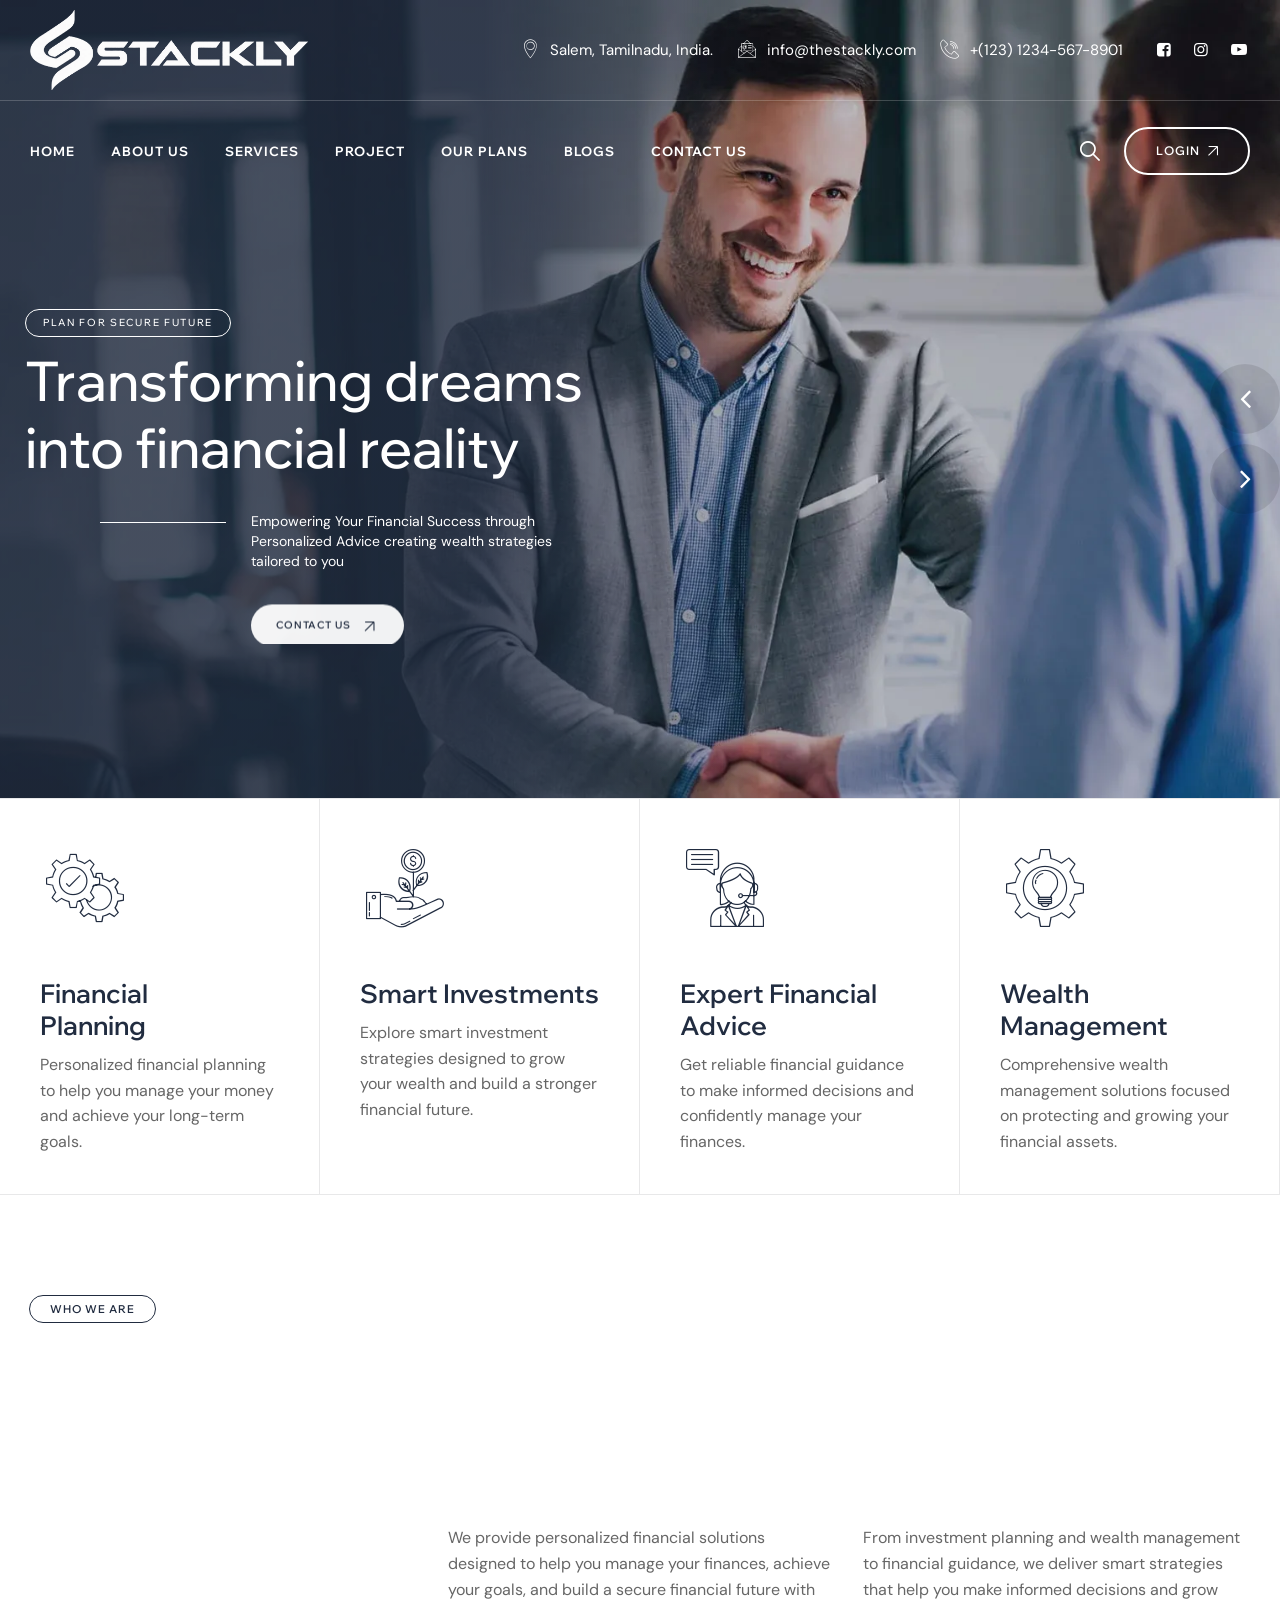
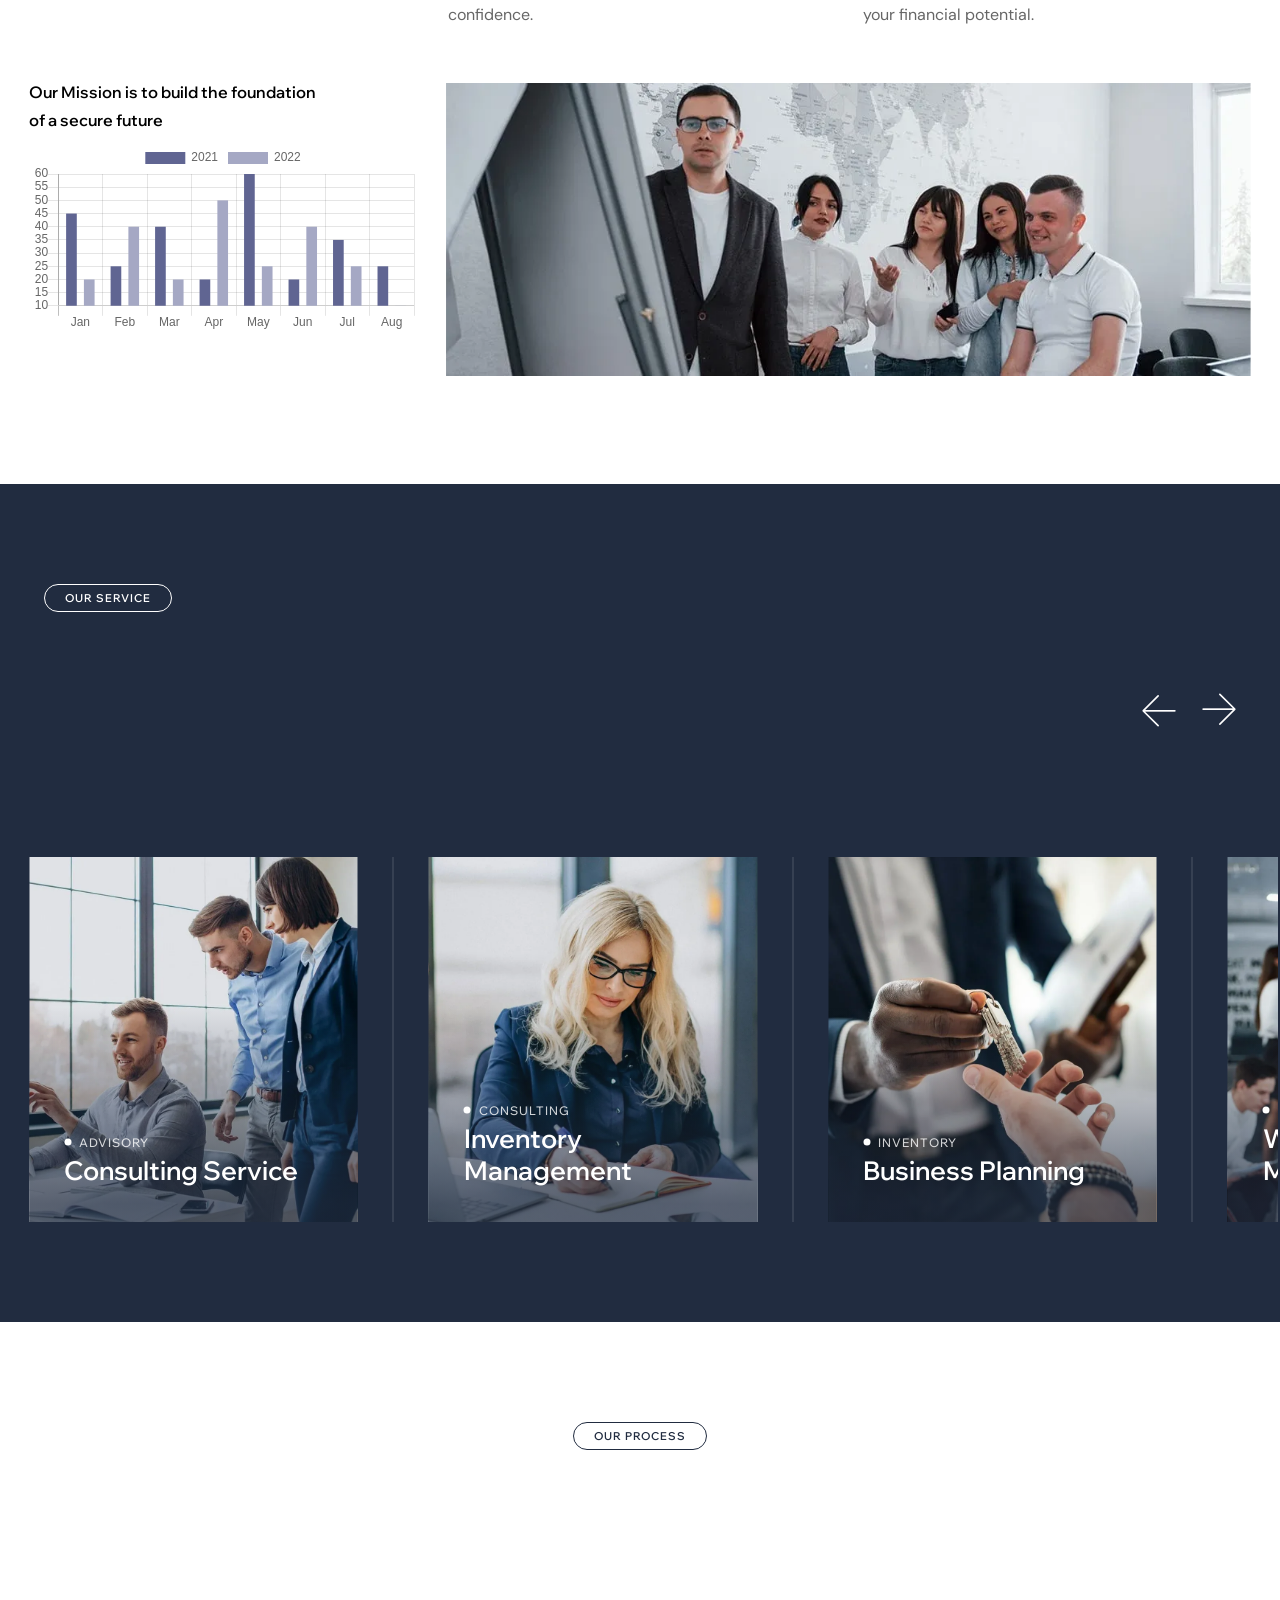
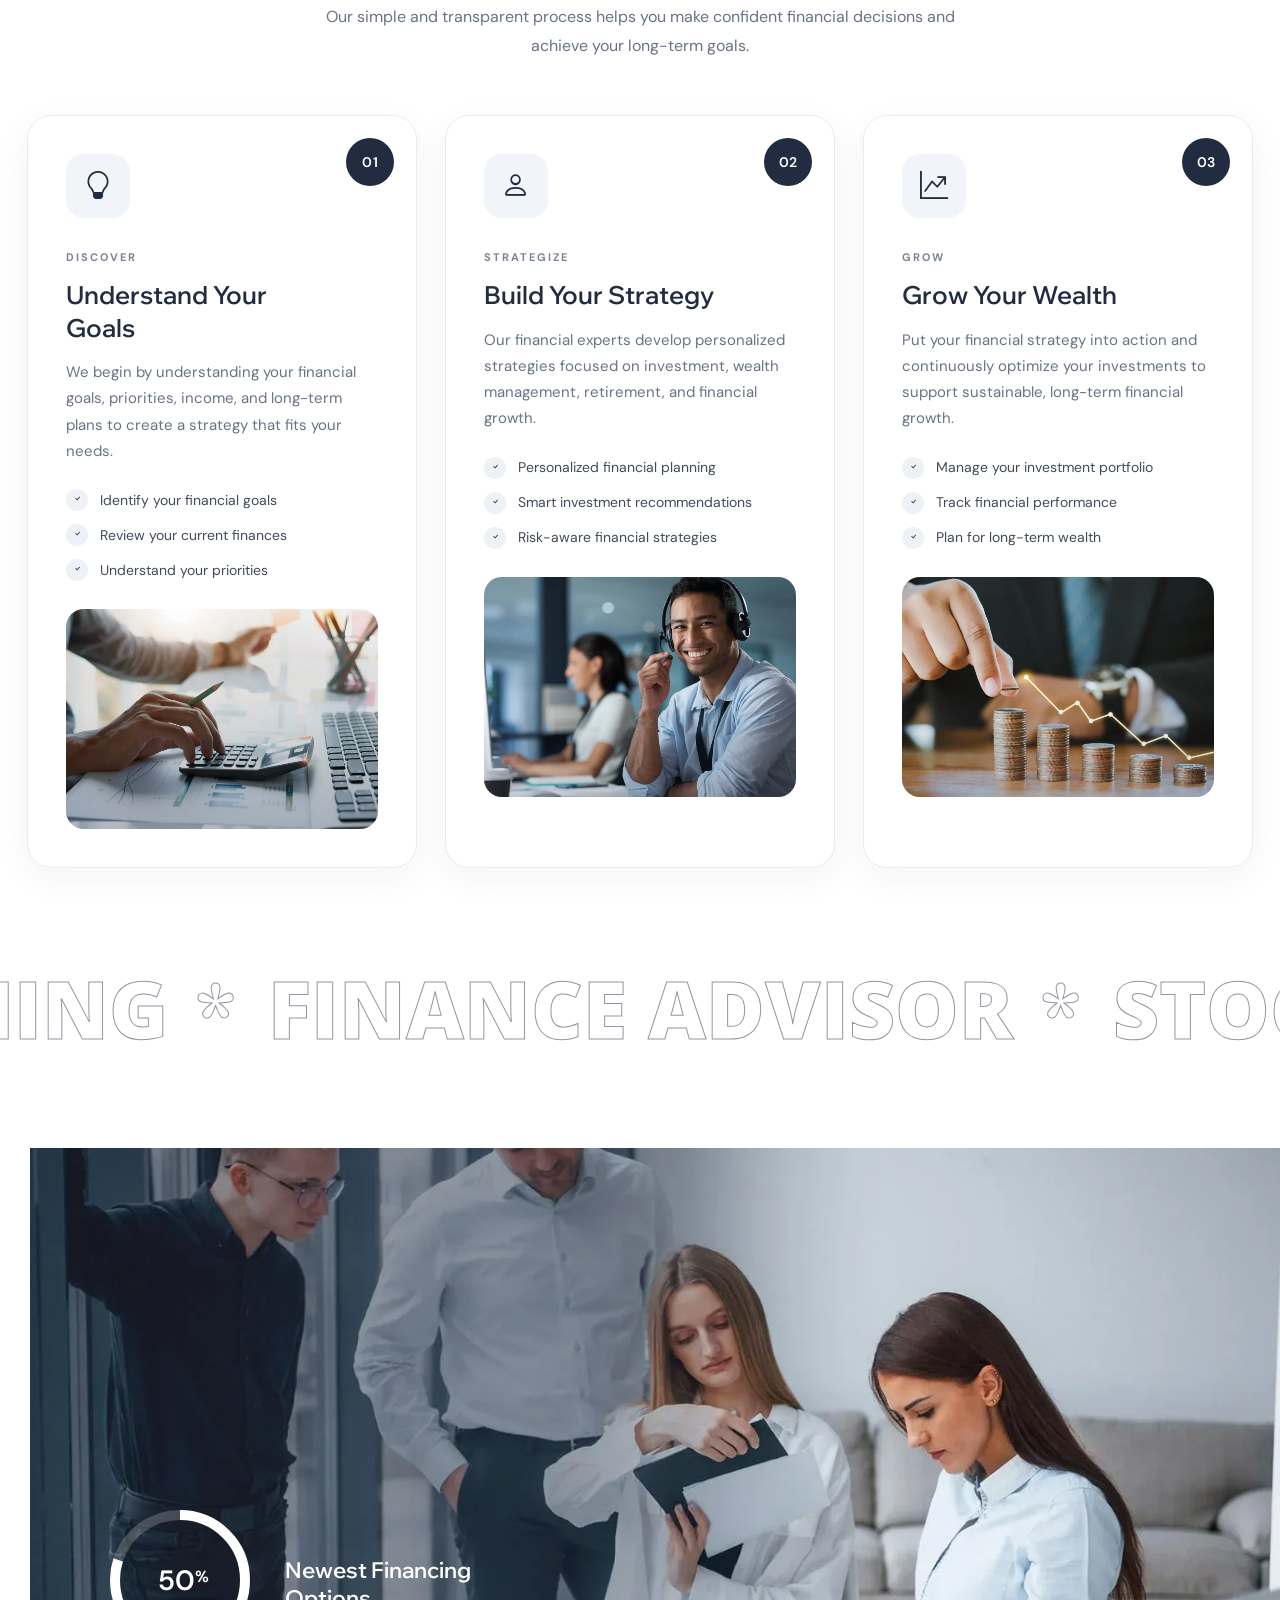
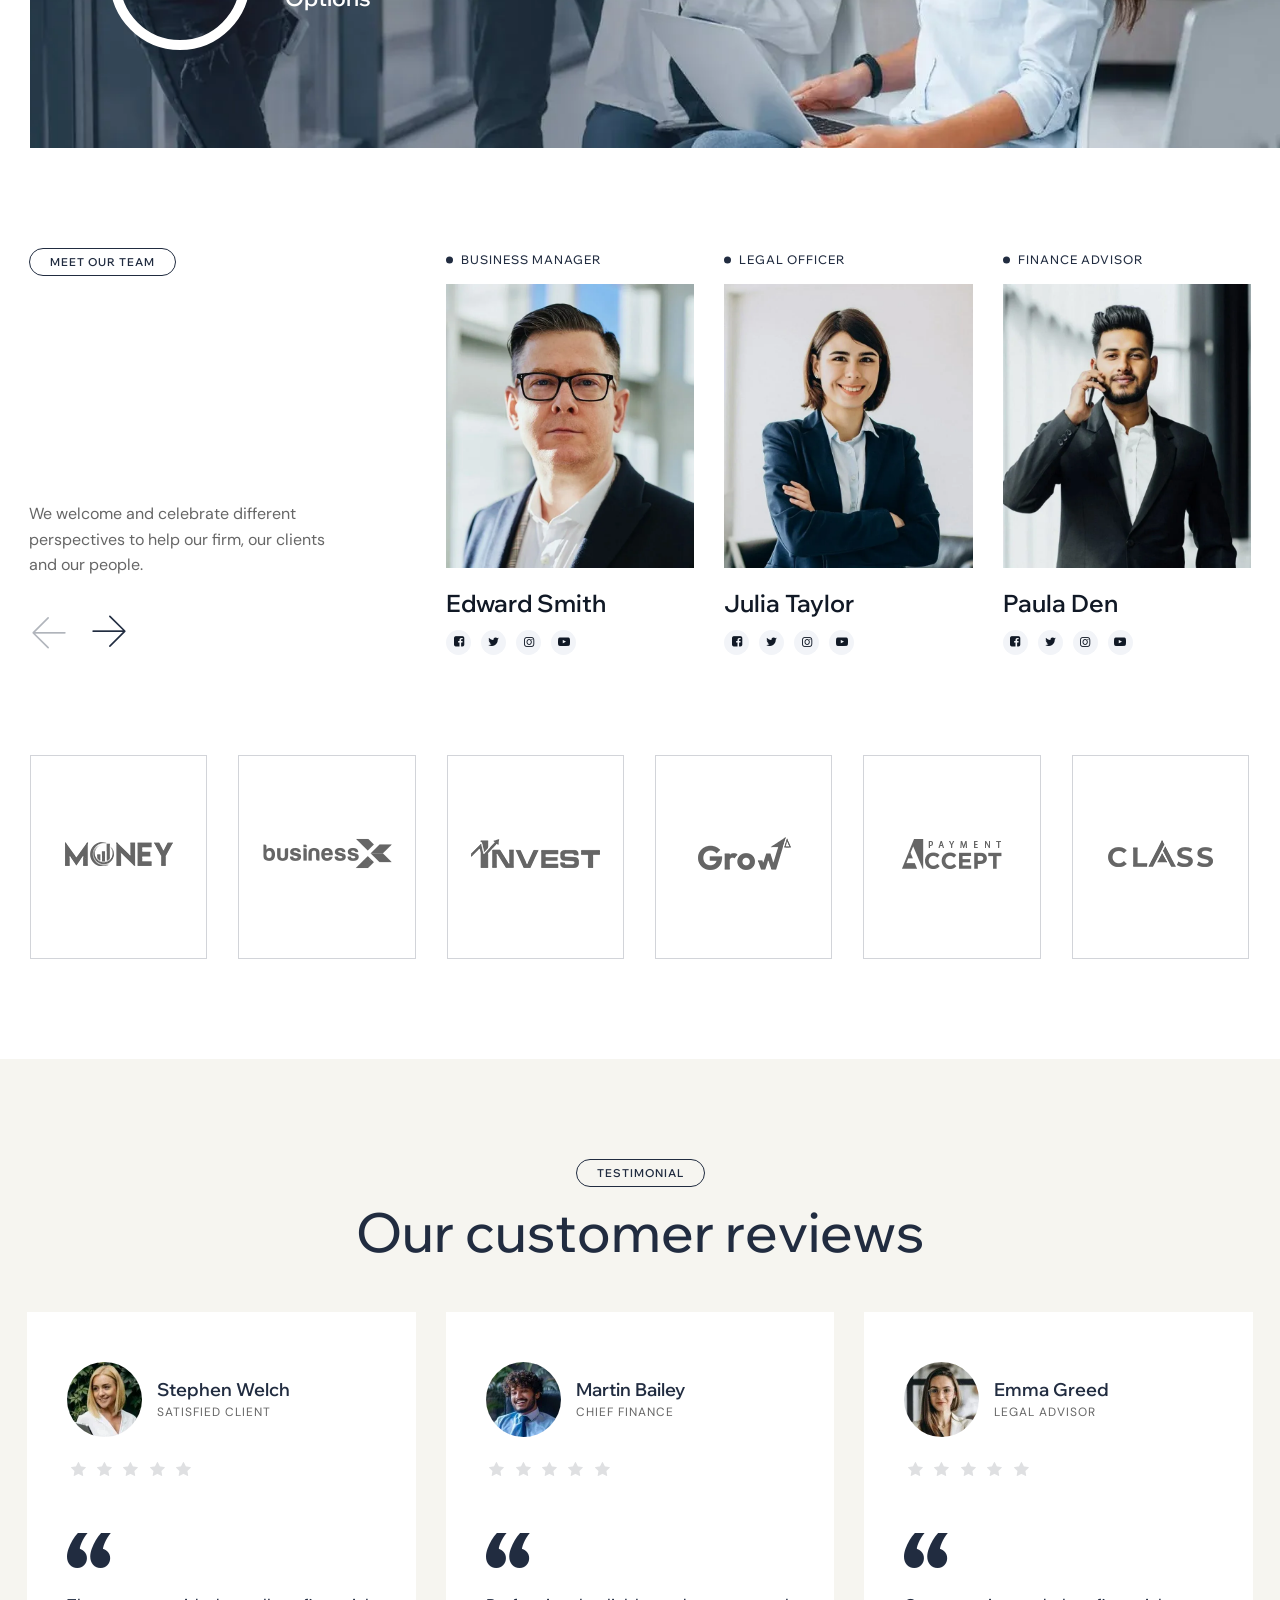
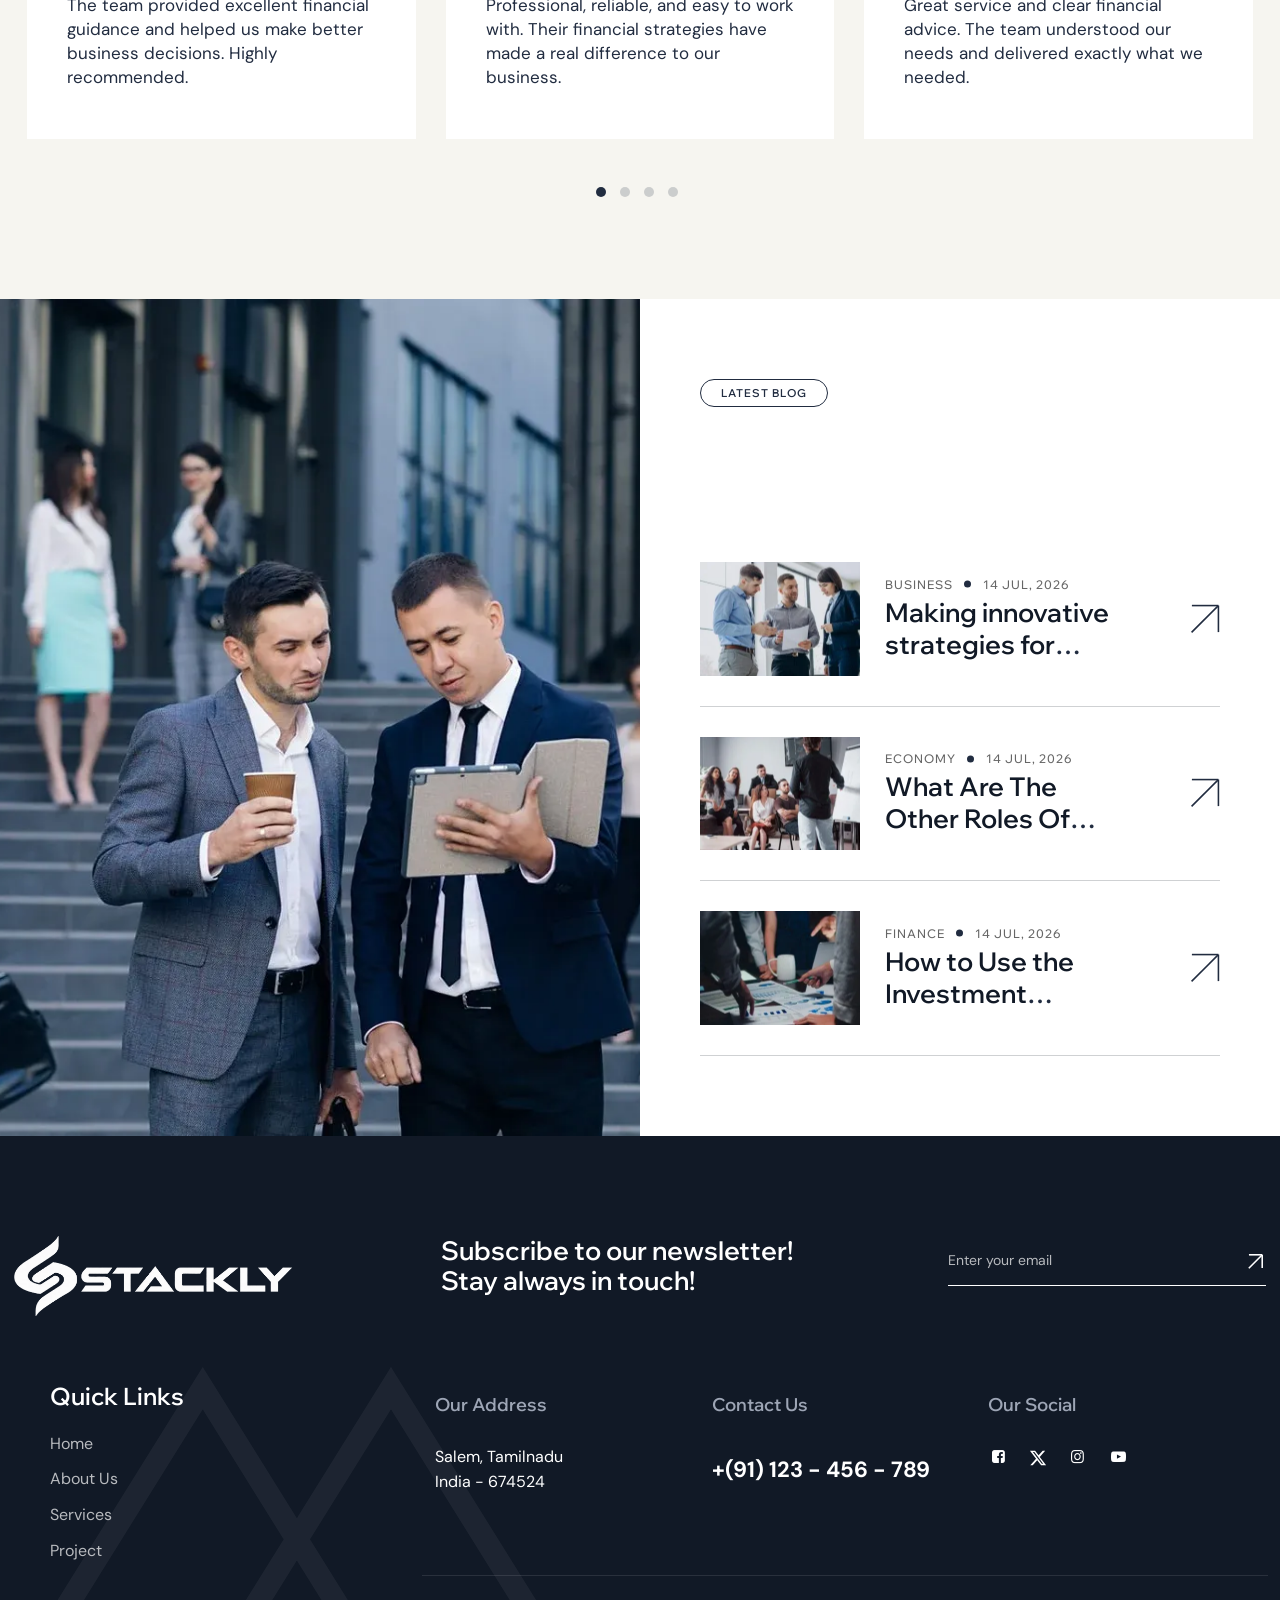
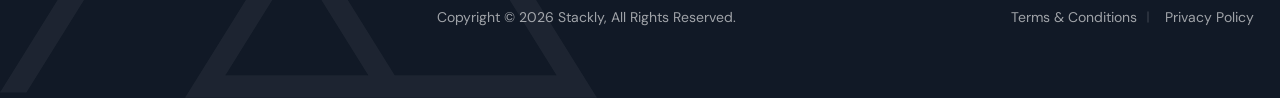
<file: index.html>
<!doctype html>
<html class="no-js" lang="en">
   <head>
      <meta charset="utf-8">
      <meta http-equiv="x-ua-compatible" content="ie=edge">
      <title>Stackly – Finance</title>
      <meta name="robots" content="noindex, follow">
      <meta name="description" content="">
      <meta name="viewport" content="width=device-width, initial-scale=1, shrink-to-fit=no">
      <!-- Bootstrap CSS -->
      <link rel="stylesheet" href="css/bootstrap.min.css">
      <!-- Fontawesome -->
      <link rel="stylesheet" href="css/fontawesome.css">
      <!-- Flaticon -->
      <link rel="stylesheet" href="css/flaticon.css">
      <!-- optico Icons -->
      <link rel="stylesheet" href="css/pbminfotech-base-icons.css">
      <!-- Slick -->
      <link rel="stylesheet" href="css/swiper.min.css">
      <!-- AOS -->
      <link rel="stylesheet" href="css/aos.css">
      <!-- Shortcode CSS -->
      <link rel="stylesheet" href="css/shortcode.css">
      <!-- Base CSS -->
      <link rel="stylesheet" href="css/base.css">
      <!-- Style CSS -->
      <link rel="stylesheet" href="css/style.css">
      <!-- Responsive CSS -->
      <link rel="stylesheet" href="css/responsive.css">
      <!-- REVOLUTION STYLE SHEETS -->
      <link rel="stylesheet" type="text/css" href="revolution/rs6.css">

	  <link rel="stylesheet"
      href="https://cdn.jsdelivr.net/npm/bootstrap-icons@1.13.1/font/bootstrap-icons.min.css">

	  
<style>
/* =========================================
   MODERN PAGE LOADER
   ========================================= */

#modern-loader {
    position: fixed;
    inset: 0;
    width: 100%;
    height: 100%;
    background: #212c40;
    display: flex;
    align-items: center;
    justify-content: center;
    z-index: 9999999;
    opacity: 1;
    visibility: visible;
    transition: opacity 0.6s ease, visibility 0.6s ease;
}

#modern-loader.loader-hidden {
    opacity: 0;
    visibility: hidden;
    pointer-events: none;
}

/* Loader Content */
.modern-loader-content {
    text-align: center;
}

/* Logo */
.modern-loader-logo {
    width: 190px;
    height: auto;
    display: block;
    margin: 0 auto 30px;
    animation: logoFade 1.5s ease-in-out infinite;
}

/* Loading Line */
.modern-loader-line {
    width: 180px;
    height: 2px;
    background: rgba(255,255,255,0.2);
    margin: 0 auto;
    overflow: hidden;
    position: relative;
}

/* Moving Line */
.modern-loader-line::after {
    content: "";
    position: absolute;
    top: 0;
    left: -60%;
    width: 60%;
    height: 100%;
    background: #ffffff;
    animation: loaderMove 1.2s ease-in-out infinite;
}

/* Loading Text */
.modern-loader-text {
    margin-top: 18px;
    color: #ffffff;
    font-family: Arial, sans-serif;
    font-size: 11px;
    letter-spacing: 3px;
    text-transform: uppercase;
}

/* Animations */
@keyframes logoFade {
    0%, 100% {
        opacity: 0.45;
        transform: scale(0.97);
    }

    50% {
        opacity: 1;
        transform: scale(1);
    }
}

@keyframes loaderMove {
    0% {
        left: -60%;
    }

    100% {
        left: 100%;
    }
}
</style>

   </head>
   <body>

	<!-- Modern Loading Animation -->
<div id="modern-loader">

    <div class="modern-loader-content">

        <img
            src="images/logo.webp"
            alt="Stackly"
            class="modern-loader-logo"
        >

        <div class="modern-loader-line"></div>

        <div class="modern-loader-text">
            Loading
        </div>

    </div>

</div>

	<!-- page wrapper -->
	<div class="page-wrapper">
		
        <!-- Header Main Area -->
        <header class="site-header header-style-1">
			<div class="pbmit-header-overlay">
				<div class="site-header-menu">
					<div class="pbmit-logo-area">
						<div class="d-flex align-items-center justify-content-between">
							<div class="site-branding">
								<h1 class="site-title">
									<a href="index.html">
										<img class="logo-img" src="images/logo.webp" alt="stackly">
									</a>
								</h1>
							</div>
							<div class="pbmit-header-info ml-auto d-flex align-items-center">
								<div class="pbmit-header-info-inner">
									<div class="pbmit-header-box pbmit-header-box-1">
										<a>						
											<span class="pbmit-header-box-icon">
												<i class="pbmit-stackly-icon pbmit-stackly-icon-location-1"></i>
											</span>						
											<span class="pbmit-header-box-title"></span>
											<span class="pbmit-header-box-content">Salem, Tamilnadu, India.</span>
										</a>				
									</div>
									<div class="pbmit-header-box pbmit-header-box-2">
										<a>						
											<span class="pbmit-header-box-icon">
												<i class="pbmit-stackly-icon pbmit-stackly-icon-email-1"></i>
											</span>						
											<span class="pbmit-header-box-title"></span>
											<span class="pbmit-header-box-content"><span class="__cf_email__">info@thestackly.com</span></span>
										</a>				
									</div>
									<div class="pbmit-header-box pbmit-header-box-3">
										<a>						
											<span class="pbmit-header-box-icon">
												<i class="pbmit-stackly-icon pbmit-stackly-icon-phone-call"></i>
											</span>						
											<span class="pbmit-header-box-title"></span>
											<span class="pbmit-header-box-content">+(123) 1234-567-8901</span>
										</a>				
									</div>
								</div>
								<ul class="pbmit-social-links">
									<li class="pbmit-social-li pbmit-social-facebook">
										<a href="404.html">
											<span><i class="pbmit-base-icon-facebook-squared"></i></span>
										</a>
									</li>

									<li class="pbmit-social-li pbmit-social-instagram">
										<a href="404.html">
											<span><i class="pbmit-base-icon-instagram"></i></span>
										</a>
									</li>
									<li class="pbmit-social-li pbmit-social-youtube">
										<a href="404.html">
											<span><i class="pbmit-base-icon-youtube-play"></i></span>
										</a>
									</li>
								</ul>
							</div>
						</div>
					</div>
					<div class="pbmit-main-header-area">
						<div class="container-fluid">
							<div class="d-flex align-items-center justify-content-between pbmit-header-content">
								  <div class="sticky-logo">
                <a href="index.html">
                    <img src="images/logo.webp" alt="Stackly">
                </a>
            </div>
								<div class="site-navigation">
									<nav class="main-menu navbar-expand-xl navbar-light">
										<div class="navbar-header">
											<!-- Toggle Button --> 
											<button class="navbar-toggler" type="button">
												<i class="pbmit-base-icon-menu-1"></i>
											</button>
										</div>
	<div class="pbmit-mobile-menu-bg"></div>

<div class="collapse navbar-collapse clearfix show" id="pbmit-menu">
    <div class="pbmit-menu-wrap">

        <!-- Mobile Menu Logo -->
        <div class="mobile-menu-logo">
            <a href="index.html">
                <img src="images/logo.webp" alt="Stackly">
            </a>
        </div>

        <!-- Close Button -->
        <span class="closepanel">
            <i class="pbmit-base-icon-close-circular-button-symbol"></i>
        </span>

        <!-- Mobile Navigation -->
        <ul class="navigation clearfix">
            <li><a href="index.html">Home</a></li>
            <li><a href="about-us.html">About Us</a></li>
            <li><a href="services.html">Services</a></li>
            <li><a href="project.html">Project</a></li>
            <li><a href="our-plans.html">Our Plans</a></li>
            <li><a href="blog.html">Blogs</a></li>
            <li><a href="contact-us.html">Contact Us</a></li>
        </ul>

        <!-- Mobile Login Button -->
        <div class="mobile-menu-login">
            <a href="login.html">
                <span>Login</span>
                <svg class="mobile-login-arrow"
                     xmlns="http://www.w3.org/2000/svg"
                     width="16"
                     height="16"
                     viewBox="0 0 19 19"
                     fill="none">
                    <line x1="1" y1="18" x2="17.8" y2="1.2"></line>
                    <line x1="1.2" y1="1" x2="18" y2="1"></line>
                    <line x1="18" y1="17.8" x2="18" y2="1"></line>
                </svg>
            </a>
        </div>

    </div>
</div>

</nav>
</div>

<div class="pbmit-right-box d-flex align-items-center">

    <!-- Search Button -->
    <div class="pbmit-header-search-btn">
        <a href="404.html">
            <i class="pbmit-base-icon-search-1"></i>
        </a>
    </div>

    <!-- Desktop Login Button -->
    <div class="pbmit-button-box">
        <div class="pbmit-header-button">
            <div class="pbmit-svg-btn pbmit-ihbox-btn">
                <a href="login.html">
                    <span class="pbmit-header-button-text">
                        Login
                        <svg class="pbmit-svg-arrow"
                             xmlns="http://www.w3.org/2000/svg"
                             width="10"
                             height="19"
                             viewBox="0 0 19 19"
                             fill="none">
                            <line x1="1" y1="18" x2="17.8" y2="1.2"></line>
                            <line x1="1.2" y1="1" x2="18" y2="1"></line>
                            <line x1="18" y1="17.8" x2="18" y2="1"></line>
                        </svg>
                    </span>
                </a>
            </div>
        </div>
    </div>

</div>
								</div>
							</div>
						</div>
					</div>
				</div>
			</div>
			<div class="pbmit-slider-area">
				<!-- START Slider Demo 01 REVOLUTION SLIDER 6.6.15 --><p class="rs-p-wp-fix"></p>
				<rs-module-wrap id="rev_slider_1_1_wrapper" data-alias="slider-demo-01" data-source="gallery" style="visibility:hidden;background:transparent;padding:0;margin:0px auto;margin-top:0;margin-bottom:0;">
					<rs-module id="rev_slider_1_1" data-version="6.6.15">
						<rs-slides style="overflow: hidden; position: absolute;">
							<rs-slide style="position: absolute;" data-key="rs-1" data-title="Slide" data-thumb="revolution/images/demo01-slide-a-50x100.webp" data-anim="p:dark;f:center;" data-in="o:0;sx:1.1;sy:1.1;m:true;row:30;col:30;" data-out="a:false;">
								<img src="revolution/images/demo01-slide-a.webp" alt="" title="demo01-slide-a.webp" width="1920" height="950" class="rev-slidebg tp-rs-img" data-no-retina>
	<!--
								--><rs-layer
									id="slider-1-slide-1-layer-0" 
									data-type="shape"
									data-rsp_ch="on"
									data-xy="y:m;"
									data-text="w:normal;s:20,13,9,5;l:0,16,12,7;"
									data-dim="w:60%,60%,70%,70%;h:100%;"
									data-basealign="slide"
									data-frame_999="o:0;st:w;"
									style="z-index:5;background:linear-gradient(90deg, rgba(33,44,64,0.77) 0%, rgba(33,44,64,0.77) 63%, rgba(33,44,64,0) 100%);"
								> 
								</rs-layer><!--

								--><rs-layer
									id="slider-1-slide-1-layer-1" 
									data-type="text"
									data-rsp_ch="on"
									data-xy="x:l,l,l,c;xo:30px,30px,30px,0;y:m;yo:-90px,-60px,-85px,-8px;"
									data-text="w:normal;s:12,12,11,11;l:24,24,20,24;ls:2px,2px,2px,1px;fw:500;"
									data-padding="t:3,2,2,1;r:20,18,16,10;b:3,2,2,1;l:20,18,16,10;"
									data-border="bos:solid;boc:#ffffff;bow:1px,1px,1px,1px;bor:50px,50px,50px,50px;"
									data-frame_0="x:-100%;"
									data-frame_0_mask="u:t;"
									data-frame_1="st:800;sp:1000;"
									data-frame_1_mask="u:t;"
									data-frame_999="o:0;st:w;"
									style="z-index:6;font-family:'Wix Madefor Display';text-transform:uppercase;"
								>Plan for Secure Future 
								</rs-layer><!--

								--><rs-layer
									id="slider-1-slide-1-layer-2" 
									data-type="text"
									data-rsp_ch="on"
									data-xy="x:l,l,l,c;xo:30px,30px,30px,0;y:m;yo:18px,36px,1px,70px;"
									data-text="w:normal;s:65,55,45,34;l:80,65,55,40;fw:500;a:left,left,left,center;"
									data-frame_0="x:-100%;"
									data-frame_0_mask="u:t;"
									data-frame_1="st:1200;sp:1000;"
									data-frame_1_mask="u:t;"
									data-frame_999="o:0;st:w;"
									style="z-index:7;font-family:'Wix Madefor Display';"
								>Transforming dreams<br>
	into financial reality 
								</rs-layer><!--

								--><rs-layer
									id="slider-1-slide-1-layer-3" 
									data-type="shape"
									data-rsp_ch="on"
									data-xy="xo:120px,80px,60px,37px;y:m;yo:147px,129px,86px,53px;"
									data-text="w:normal;s:20,13,9,5;l:0,16,12,7;"
									data-dim="w:150px,100px,80px,49px;h:1px;"
									data-vbility="t,t,t,f"
									data-frame_0="y:50,33,25,15;"
									data-frame_1="st:1400;sp:1000;"
									data-frame_999="o:0;st:w;"
									style="z-index:8;background-color:#ffffff;"
								> 
								</rs-layer><!--

								--><rs-layer
									id="slider-1-slide-1-layer-4" 
									data-type="text"
									data-rsp_ch="on"
									data-xy="xo:300px,210px,170px,104px;y:m;yo:170px,154px,108px,66px;"
									data-text="w:normal;s:17,16,15,9;l:24,24,22,13;"
									data-vbility="t,t,t,f"
									data-frame_0="y:100%;"
									data-frame_0_mask="u:t;"
									data-frame_1="st:1600;sp:1200;"
									data-frame_1_mask="u:t;"
									data-frame_999="o:0;st:w;"
									style="z-index:9;font-family:'DM Sans';"
								>Empowering Your Financial Success through<br>
	Personalized Advice creating wealth strategies<br>
	tailored to you 
								</rs-layer><!--

								--><a
									id="slider-1-slide-1-layer-5" 
									class="rs-layer rev-btn"
									href="contact-us.html" target="_self"
									data-type="button"
									data-color="#212c40"
									data-rsp_ch="on"
									data-xy="x:l,l,l,c;xo:300px,210px,170px,0;y:m;yo:267px,237px,188px,144px;"
									data-text="w:normal;s:12,12,12,11;l:50,48,46,45;ls:1px;fw:600;"
									data-dim="minh:0px,none,none,none;"
									data-padding="r:30,26,26,24;l:30,26,26,24;"
									data-border="bor:25px,25px,25px,25px;"
									data-frame_0="y:100%;"
									data-frame_0_mask="u:t;"
									data-frame_1="st:1800;sp:1200;"
									data-frame_1_mask="u:t;"
									data-frame_999="o:0;st:w;"
									data-frame_hover="c:#fff;bgc:#212c40;bor:25px,25px,25px,25px;bri:120%;"
									style="z-index:10;background-color:#ffffff;font-family:'Wix Madefor Display';text-transform:uppercase;"
								>Contact Us <svg class="pbmit-svg-arrow" xmlns="http://www.w3.org/2000/svg" xmlns:xlink="http://www.w3.org/1999/xlink" x="0px" y="0px" width="19" height="19" viewBox="0 0 19 19"  xml:space="preserve"><line x1="1" y1="18" x2="17.8" y2="1.2"></line><line x1="1.2" y1="1" x2="18" y2="1"></line><line x1="18" y1="17.8" x2="18" y2="1"></line></svg> 
							</a><!--
	-->						</rs-slide>
							<rs-slide style="position: absolute;" data-key="rs-2" data-title="Slide" data-thumb="revolution/images/demo01-slide-b-50x100.webp" data-anim="p:dark;f:center;" data-in="o:0;sx:1.1;sy:1.1;m:true;row:30;col:30;" data-out="a:false;">
								<img src="revolution/images/demo01-slide-b.webp" alt="" title="demo01-slide-b" width="1920" height="950" class="rev-slidebg tp-rs-img" data-no-retina>
	<!--
								--><rs-layer
									id="slider-1-slide-2-layer-0" 
									data-type="shape"
									data-rsp_ch="on"
									data-xy="y:m;"
									data-text="w:normal;s:20,13,9,5;l:0,16,12,7;"
									data-dim="w:60%,60%,70%,70%;h:100%;"
									data-basealign="slide"
									data-frame_999="o:0;st:w;"
									style="z-index:5;background:linear-gradient(90deg, rgba(33,44,64,0.77) 0%, rgba(33,44,64,0.77) 63%, rgba(33,44,64,0) 100%);"
								> 
								</rs-layer><!--

								--><rs-layer
									id="slider-1-slide-2-layer-1" 
									data-type="text"
									data-rsp_ch="on"
									data-xy="x:l,l,l,c;xo:30px,30px,30px,0;y:m;yo:-90px,-60px,-85px,-8px;"
									data-text="w:normal;s:12,12,11,11;l:24,24,20,24;ls:2px,2px,2px,1px;fw:500;"
									data-padding="t:3,2,2,1;r:20,18,16,10;b:3,2,2,1;l:20,18,16,10;"
									data-border="bos:solid;boc:#ffffff;bow:1px,1px,1px,1px;bor:50px,50px,50px,50px;"
									data-frame_0="x:-100%;"
									data-frame_0_mask="u:t;"
									data-frame_1="st:800;sp:1000;"
									data-frame_1_mask="u:t;"
									data-frame_999="o:0;st:w;"
									style="z-index:6;font-family:'Wix Madefor Display';text-transform:uppercase;"
								>We Pursue a Simple Mission 
								</rs-layer><!--

								--><rs-layer
									id="slider-1-slide-2-layer-2" 
									data-type="text"
									data-rsp_ch="on"
									data-xy="x:l,l,l,c;xo:30px,30px,30px,0;y:m;yo:18px,36px,1px,70px;"
									data-text="w:normal;s:65,55,45,34;l:80,65,55,40;fw:500;a:left,left,left,center;"
									data-frame_0="x:-100%;"
									data-frame_0_mask="u:t;"
									data-frame_1="st:1200;sp:1000;"
									data-frame_1_mask="u:t;"
									data-frame_999="o:0;st:w;"
									style="z-index:7;font-family:'Wix Madefor Display';"
								>Review The Facts <br>
	Financial is The Best. 
								</rs-layer><!--

								--><rs-layer
									id="slider-1-slide-2-layer-3" 
									data-type="shape"
									data-rsp_ch="on"
									data-xy="xo:120px,80px,60px,37px;y:m;yo:147px,129px,86px,53px;"
									data-text="w:normal;s:20,13,9,5;l:0,16,12,7;"
									data-dim="w:150px,100px,80px,49px;h:1px;"
									data-vbility="t,t,t,f"
									data-frame_0="y:50,33,25,15;"
									data-frame_1="st:1400;sp:1000;"
									data-frame_999="o:0;st:w;"
									style="z-index:8;background-color:#ffffff;"
								> 
								</rs-layer><!--

								--><rs-layer
									id="slider-1-slide-2-layer-4" 
									data-type="text"
									data-rsp_ch="on"
									data-xy="xo:300px,210px,170px,104px;y:m;yo:170px,154px,108px,66px;"
									data-text="w:normal;s:17,16,15,9;l:24,24,22,13;"
									data-vbility="t,t,t,f"
									data-frame_0="y:100%;"
									data-frame_0_mask="u:t;"
									data-frame_1="st:1600;sp:1200;"
									data-frame_1_mask="u:t;"
									data-frame_999="o:0;st:w;"
									style="z-index:9;font-family:'DM Sans';"
								>Empowering Your Financial Success through<br>
	Personalized Advice creating wealth strategies<br>
	tailored to you 
								</rs-layer><!--

								--><a
									id="slider-1-slide-2-layer-5" 
									class="rs-layer rev-btn"
									href="contact-us.html" target="_self"
									data-type="button"
									data-color="#212c40"
									data-rsp_ch="on"
									data-xy="x:l,l,l,c;xo:300px,210px,170px,0;y:m;yo:267px,237px,188px,144px;"
									data-text="w:normal;s:12,12,12,11;l:50,48,46,45;ls:1px;fw:600;"
									data-dim="minh:0px,none,none,none;"
									data-padding="r:30,26,26,24;l:30,26,26,24;"
									data-border="bor:25px,25px,25px,25px;"
									data-frame_0="y:100%;"
									data-frame_0_mask="u:t;"
									data-frame_1="st:1800;sp:1200;"
									data-frame_1_mask="u:t;"
									data-frame_999="o:0;st:w;"
									data-frame_hover="c:#fff;bgc:#212c40;bor:25px,25px,25px,25px;bri:120%;"
									style="z-index:10;background-color:#ffffff;font-family:'Wix Madefor Display';text-transform:uppercase;"
								>Contact Us <svg class="pbmit-svg-arrow" xmlns="http://www.w3.org/2000/svg" xmlns:xlink="http://www.w3.org/1999/xlink" x="0px" y="0px" width="19" height="19" viewBox="0 0 19 19"  xml:space="preserve"><line x1="1" y1="18" x2="17.8" y2="1.2"></line><line x1="1.2" y1="1" x2="18" y2="1"></line><line x1="18" y1="17.8" x2="18" y2="1"></line></svg> 
							</a><!--
	-->						</rs-slide>
							<rs-slide style="position: absolute;" data-key="rs-3" data-title="Slide" data-thumb="revolution/images/demo01-slide-c-50x100.webp" data-anim="p:dark;f:center;" data-in="o:0;sx:1.1;sy:1.1;m:true;row:30;col:30;" data-out="a:false;">
								<img src="revolution/images/demo01-slide-c.webp" alt="" title="demo01-slide-c" width="1920" height="950" class="rev-slidebg tp-rs-img" data-no-retina>
	<!--
								--><rs-layer
									id="slider-1-slide-3-layer-0" 
									data-type="shape"
									data-rsp_ch="on"
									data-xy="y:m;"
									data-text="w:normal;s:20,13,9,5;l:0,16,12,7;"
									data-dim="w:60%,60%,70%,70%;h:100%;"
									data-basealign="slide"
									data-frame_999="o:0;st:w;"
									style="z-index:5;background:linear-gradient(90deg, rgba(33,44,64,0.77) 0%, rgba(33,44,64,0.77) 63%, rgba(33,44,64,0) 100%);"
								> 
								</rs-layer><!--

								--><rs-layer
									id="slider-1-slide-3-layer-1" 
									data-type="text"
									data-rsp_ch="on"
									data-xy="x:l,l,l,c;xo:30px,30px,30px,0;y:m;yo:-90px,-60px,-85px,-8px;"
									data-text="w:normal;s:12,12,11,11;l:24,24,20,24;ls:2px,2px,2px,1px;fw:500;"
									data-padding="t:3,2,2,1;r:20,18,16,10;b:3,2,2,1;l:20,18,16,10;"
									data-border="bos:solid;boc:#ffffff;bow:1px,1px,1px,1px;bor:50px,50px,50px,50px;"
									data-frame_0="x:-100%;"
									data-frame_0_mask="u:t;"
									data-frame_1="st:800;sp:1000;"
									data-frame_1_mask="u:t;"
									data-frame_999="o:0;st:w;"
									style="z-index:6;font-family:'Wix Madefor Display';text-transform:uppercase;"
								>Best Points Are What We Do 
								</rs-layer><!--

								--><rs-layer
									id="slider-1-slide-3-layer-2" 
									data-type="text"
									data-rsp_ch="on"
									data-xy="x:l,l,l,c;xo:30px,30px,30px,0;y:m;yo:18px,36px,1px,70px;"
									data-text="w:normal;s:65,55,45,34;l:80,65,55,40;fw:500;a:left,left,left,center;"
									data-frame_0="x:-100%;"
									data-frame_0_mask="u:t;"
									data-frame_1="st:1200;sp:1000;"
									data-frame_1_mask="u:t;"
									data-frame_999="o:0;st:w;"
									style="z-index:7;font-family:'Wix Madefor Display';"
								>We Bring The Good<br>
	Financial To Life. 
								</rs-layer><!--

								--><rs-layer
									id="slider-1-slide-3-layer-3" 
									data-type="shape"
									data-rsp_ch="on"
									data-xy="xo:120px,80px,60px,37px;y:m;yo:147px,129px,86px,53px;"
									data-text="w:normal;s:20,13,9,5;l:0,16,12,7;"
									data-dim="w:150px,100px,80px,49px;h:1px;"
									data-vbility="t,t,t,f"
									data-frame_0="y:50,33,25,15;"
									data-frame_1="st:1400;sp:1000;"
									data-frame_999="o:0;st:w;"
									style="z-index:8;background-color:#ffffff;"
								> 
								</rs-layer><!--

								--><rs-layer
									id="slider-1-slide-3-layer-4" 
									data-type="text"
									data-rsp_ch="on"
									data-xy="xo:300px,210px,170px,104px;y:m;yo:170px,154px,108px,66px;"
									data-text="w:normal;s:17,16,15,9;l:24,24,22,13;"
									data-vbility="t,t,t,f"
									data-frame_0="y:100%;"
									data-frame_0_mask="u:t;"
									data-frame_1="st:1600;sp:1200;"
									data-frame_1_mask="u:t;"
									data-frame_999="o:0;st:w;"
									style="z-index:9;font-family:'DM Sans';"
								>Empowering Your Financial Success through<br>
	Personalized Advice creating wealth strategies<br>
	tailored to you 
								</rs-layer><!--

								--><a
									id="slider-1-slide-3-layer-5" 
									class="rs-layer rev-btn"
									href="contact-us.html" target="_self"
									data-type="button"
									data-color="#212c40"
									data-rsp_ch="on"
									data-xy="x:l,l,l,c;xo:300px,210px,170px,0;y:m;yo:267px,237px,188px,144px;"
									data-text="w:normal;s:12,12,12,11;l:50,48,46,45;ls:1px;fw:600;"
									data-dim="minh:0px,none,none,none;"
									data-padding="r:30,26,26,24;l:30,26,26,24;"
									data-border="bor:25px,25px,25px,25px;"
									data-frame_0="y:100%;"
									data-frame_0_mask="u:t;"
									data-frame_1="st:1800;sp:1200;"
									data-frame_1_mask="u:t;"
									data-frame_999="o:0;st:w;"
									data-frame_hover="c:#fff;bgc:#212c40;bor:25px,25px,25px,25px;bri:120%;"
									style="z-index:10;background-color:#ffffff;font-family:'Wix Madefor Display';text-transform:uppercase;"
								>Contact Us <svg class="pbmit-svg-arrow" xmlns="http://www.w3.org/2000/svg" xmlns:xlink="http://www.w3.org/1999/xlink" x="0px" y="0px" width="19" height="19" viewBox="0 0 19 19"  xml:space="preserve"><line x1="1" y1="18" x2="17.8" y2="1.2"></line><line x1="1.2" y1="1" x2="18" y2="1"></line><line x1="18" y1="17.8" x2="18" y2="1"></line></svg> 
							</a><!--
	-->						</rs-slide>
						</rs-slides>
					</rs-module>
				</rs-module-wrap>
				<!-- END REVOLUTION SLIDER -->
			</div>
        </header>
        <!-- Header Main Area End Here -->

        <!-- Page Content -->
        <div class="page-content">
            
    <!-- Ihbox -->
<section class="ihbox-section_one">
	<div class="container-fluid">
		<div class="row">

			<!-- Financial Planning -->
			<div class="col-md-6 col-xl-3 pbmit-col-wrapper">
				<div class="pbmit-ihbox-style-1">
					<div class="pbmit-ihbox-contents">
						<div class="pbmit-ihbox-icon">
							<div class="pbmit-ihbox-icon-wrapper">
								<div class="pbmit-icon-wrapper pbmit-icon-type-icon">
									<i class="pbmit-stackly-icon pbmit-stackly-icon-setting"></i>
								</div>
							</div>
						</div>
						<h2 class="pbmit-element-title">
							Financial <br> Planning
						</h2>
						<div class="pbmit-heading-desc">
							Personalized financial planning to help you manage your money and achieve your long-term goals.
						</div>
					</div>
				</div>
			</div>

			<!-- Smart Investments -->
			<div class="col-md-6 col-xl-3 pbmit-col-wrapper">
				<div class="pbmit-ihbox-style-1">
					<div class="pbmit-ihbox-contents">
						<div class="pbmit-ihbox-icon">
							<div class="pbmit-ihbox-icon-wrapper">
								<div class="pbmit-icon-wrapper pbmit-icon-type-icon">
									<i class="pbmit-stackly-icon pbmit-stackly-icon-investment"></i>
								</div>
							</div>
						</div>
						<h2 class="pbmit-element-title">
							Smart Investments
						</h2>
						<div class="pbmit-heading-desc">
							Explore smart investment strategies designed to grow your wealth and build a stronger financial future.
						</div>
					</div>
				</div>
			</div>

			<!-- Expert Financial Advice -->
			<div class="col-md-6 col-xl-3 pbmit-col-wrapper">
				<div class="pbmit-ihbox-style-1">
					<div class="pbmit-ihbox-contents">
						<div class="pbmit-ihbox-icon">
							<div class="pbmit-ihbox-icon-wrapper">
								<div class="pbmit-icon-wrapper pbmit-icon-type-icon">
									<i class="pbmit-stackly-icon pbmit-stackly-icon-call-center"></i>
								</div>
							</div>
						</div>
						<h2 class="pbmit-element-title">
							Expert Financial Advice
						</h2>
						<div class="pbmit-heading-desc">
							Get reliable financial guidance to make informed decisions and confidently manage your finances.
						</div>
					</div>
				</div>
			</div>

			<!-- Wealth Management -->
			<div class="col-md-6 col-xl-3 pbmit-col-wrapper">
				<div class="pbmit-ihbox-style-1">
					<div class="pbmit-ihbox-contents">
						<div class="pbmit-ihbox-icon">
							<div class="pbmit-ihbox-icon-wrapper">
								<div class="pbmit-icon-wrapper pbmit-icon-type-icon">
									<i class="pbmit-stackly-icon pbmit-stackly-icon-setting-1"></i>
								</div>
							</div>
						</div>
						<h2 class="pbmit-element-title">
							Wealth Management
						</h2>
						<div class="pbmit-heading-desc">
							Comprehensive wealth management solutions focused on protecting and growing your financial assets.
						</div>
					</div>
				</div>
			</div>

		</div>
	</div>
</section>
<!-- Ihbox End -->
            <!-- About Start -->
            <section class="section-lgx">
				<div class="container">
					<div class="row">
						<div class="col-md-12 col-xl-4">
							<div class="pbmit-subheading">
								<h4 class="pbmit-subtitle">Who We Are</h4>
							</div>
							<div class="chart_box">
								<h4 class="chart-heading">Our Mission is to build the foundation <br> of a secure future</h4>
								<canvas id="myChart"></canvas>
							</div>
						</div>
						<div class="col-md-12 col-xl-8">
							<div class="pbmit-heading-subheading animation-style2">
								<h2 class="pbmit-title">If your goal is to become financially secure make money to spend money.</h2>
							</div>
							<div class="row">
							<div class="col-md-6">
	<p>
		We provide personalized financial solutions designed to help you manage your finances, achieve your goals, and build a secure financial future with confidence.
	</p>
</div>

<div class="col-md-6">
	<p>
		From investment planning and wealth management to financial guidance, we deliver smart strategies that help you make informed decisions and grow your financial potential.
	</p>
</div>
							</div>
							<div class="about-one_img">
								<div class="pbmit-animation-style4">
									<img src="images/homepage-1/about-img-01.webp" class="img-fluid" alt="">
								</div>
							</div>
						</div>
					</div>
				</div>
            </section>
            <!-- About End --> 

			<!-- Service Start --> 
			<section class="section-lgx pbmit-bg-color-global service_one">
				<div class="container pbmit-col-stretched-yes pbmit-col-right">
					<div class="row">
						<div class="col-md-12">
							<div class="pbmit-col-stretched-right">
								<div class="row align-items-center container">
									<div class="col-md-6">
										<div class="pbmit-heading-subheading text-white animation-style2">
											<h4 class="pbmit-subtitle">Our Service</h4>
											<h2 class="pbmit-title">We offer great number of finance services</h2>
										</div>
									</div>
									<div class="col-md-6">
										<div class="service-one-arrow swiper-btn-custom d-flex flex-row-reverse"></div>
									</div>
								</div>
								<div class="swiper-slider" data-arrows-class="service-one-arrow" data-loop="true" data-autoplay="true" data-dots="false" data-arrows="true" data-columns="3.2" data-margin="30" data-effect="slide">
									<div class="swiper-wrapper">
										<!-- Slide1 -->
										<article class="pbmit-service-style-1 swiper-slide">
											<div class="pbminfotech-post-item">
												<div class="pbminfotech-service-content">
													<div class="pbmit-featured-img-wrapper">
														<div class="pbmit-featured-wrapper">
															<img src="images/homepage-1/service/service-01.webp" class="img-fluid" alt="">
														</div>
													</div>
													<div class="pbminfotech-box-content">
														<div class="pbmit-service-icon-wrapper">
															<i class="pbmit-stackly-icon pbmit-stackly-icon-call-center"></i>			
														</div>
														<div class="pbmit-serv-cat">
															<a href="404.html" rel="tag">Advisory</a>
														</div>
														<h3 class="pbmit-service-title">
															<a href="404.html">Consulting Service</a>
														</h3>
													</div>
												</div>
												<a href="404.html" class="pbmit-link"></a>
											</div>
										</article>
										<!-- Slide2 -->
										<article class="pbmit-service-style-1 swiper-slide">
											<div class="pbminfotech-post-item">
												<div class="pbminfotech-service-content">
													<div class="pbmit-featured-img-wrapper">
														<div class="pbmit-featured-wrapper">
															<img src="images/homepage-1/service/service-02.webp" class="img-fluid" alt="">
														</div>
													</div>
													<div class="pbminfotech-box-content">
														<div class="pbmit-service-icon-wrapper">
															<i class="pbmit-stackly-icon pbmit-stackly-icon-call-center"></i>			
														</div>
														<div class="pbmit-serv-cat">
															<a href="404.html" rel="tag">Consulting</a>
														</div>
														<h3 class="pbmit-service-title">
															<a href="404.html">Inventory Management</a>
														</h3>
													</div>
												</div>
												<a href="404.html" class="pbmit-link"></a>
											</div>
										</article>
										<!-- Slide3 -->
										<article class="pbmit-service-style-1 swiper-slide">
											<div class="pbminfotech-post-item">
												<div class="pbminfotech-service-content">
													<div class="pbmit-featured-img-wrapper">
														<div class="pbmit-featured-wrapper">
															<img src="images/homepage-1/service/service-03.webp" class="img-fluid" alt="">
														</div>
													</div>
													<div class="pbminfotech-box-content">
														<div class="pbmit-service-icon-wrapper">
															<i class="pbmit-stackly-icon pbmit-stackly-icon-call-center"></i>			
														</div>
														<div class="pbmit-serv-cat">
															<a href="404.html" rel="tag">Inventory</a>
														</div>
														<h3 class="pbmit-service-title">
															<a href="404.html">Business Planning</a>
														</h3>
													</div>
												</div>
												<a href="404.html" class="pbmit-link"></a>
											</div>
										</article>
										<!-- Slide4 -->
										<article class="pbmit-service-style-1 swiper-slide">
											<div class="pbminfotech-post-item">
												<div class="pbminfotech-service-content">
													<div class="pbmit-featured-img-wrapper">
														<div class="pbmit-featured-wrapper">
															<img src="images/homepage-1/service/service-04.webp" class="img-fluid" alt="">
														</div>
													</div>
													<div class="pbminfotech-box-content">
														<div class="pbmit-service-icon-wrapper">
															<i class="pbmit-stackly-icon pbmit-stackly-icon-call-center"></i>			
														</div>
														<div class="pbmit-serv-cat">
															<a href="404.html" rel="tag">Management</a>
														</div>
														<h3 class="pbmit-service-title">
															<a href="404.html">Wealth Management</a>
														</h3>
													</div>
												</div>
												<a href="404.html" class="pbmit-link"></a>
											</div>
										</article>
										<!-- Slide5 -->
										<article class="pbmit-service-style-1 swiper-slide">
											<div class="pbminfotech-post-item">
												<div class="pbminfotech-service-content">
													<div class="pbmit-featured-img-wrapper">
														<div class="pbmit-featured-wrapper">
															<img src="images/homepage-1/service/service-05.webp" class="img-fluid" alt="">
														</div>
													</div>
													<div class="pbminfotech-box-content">
														<div class="pbmit-service-icon-wrapper">
															<i class="pbmit-stackly-icon pbmit-stackly-icon-call-center"></i>			
														</div>
														<div class="pbmit-serv-cat">
															<a href="404.html" rel="tag">Marketing</a>
														</div>
														<h3 class="pbmit-service-title">
															<a href="404.html">Treasury Instruments</a>
														</h3>
													</div>
												</div>
												<a href="404.html" class="pbmit-link"></a>
											</div>
										</article>
										<!-- Slide6 -->
										<article class="pbmit-service-style-1 swiper-slide">
											<div class="pbminfotech-post-item">
												<div class="pbminfotech-service-content">
													<div class="pbmit-featured-img-wrapper">
														<div class="pbmit-featured-wrapper">
															<img src="images/homepage-1/service/service-06.webp" class="img-fluid" alt="">
														</div>
													</div>
													<div class="pbminfotech-box-content">
														<div class="pbmit-service-icon-wrapper">
															<i class="pbmit-stackly-icon pbmit-stackly-icon-call-center"></i>			
														</div>
														<div class="pbmit-serv-cat">
															<a href="404.html" rel="tag">Strtegy</a>
														</div>
														<h3 class="pbmit-service-title">
															<a href="404.html">Professional Advisory</a>
														</h3>
													</div>
												</div>
												<a href="404.html" class="pbmit-link"></a>
											</div>
										</article>
										<!-- Slide7 -->
										<article class="pbmit-service-style-1 swiper-slide">
											<div class="pbminfotech-post-item">
												<div class="pbminfotech-service-content">
													<div class="pbmit-featured-img-wrapper">
														<div class="pbmit-featured-wrapper">
															<img src="images/homepage-1/service/service-07.webp" class="img-fluid" alt="">
														</div>
													</div>
													<div class="pbminfotech-box-content">
														<div class="pbmit-service-icon-wrapper">
															<i class="pbmit-stackly-icon pbmit-stackly-icon-call-center"></i>			
														</div>
														<div class="pbmit-serv-cat">
															<a href="404.html" rel="tag">Consulting</a>
														</div>
														<h3 class="pbmit-service-title">
															<a href="404.html">Capital Restructuring</a>
														</h3>
													</div>
												</div>
												<a href="404.html" class="pbmit-link"></a>
											</div>
										</article>
										<!-- Slide8 -->
										<article class="pbmit-service-style-1 swiper-slide">
											<div class="pbminfotech-post-item">
												<div class="pbminfotech-service-content">
													<div class="pbmit-featured-img-wrapper">
														<div class="pbmit-featured-wrapper">
															<img src="images/homepage-1/service/service-08.webp" class="img-fluid" alt="">
														</div>
													</div>
													<div class="pbminfotech-box-content">
														<div class="pbmit-service-icon-wrapper">
															<i class="pbmit-stackly-icon pbmit-stackly-icon-call-center"></i>			
														</div>
														<div class="pbmit-serv-cat">
															<a href="404.html" rel="tag">Management</a>
														</div>
														<h3 class="pbmit-service-title">
															<a href="404.html">Tax/Audit Consulting</a>
														</h3>
													</div>
												</div>
												<a href="404.html" class="pbmit-link"></a>
											</div>
										</article>
										<!-- Slide9 -->
										<article class="pbmit-service-style-1 swiper-slide">
											<div class="pbminfotech-post-item">
												<div class="pbminfotech-service-content">
													<div class="pbmit-featured-img-wrapper">
														<div class="pbmit-featured-wrapper">
															<img src="images/homepage-1/service/service-09.webp" class="img-fluid" alt="">
														</div>
													</div>
													<div class="pbminfotech-box-content">
														<div class="pbmit-service-icon-wrapper">
															<i class="pbmit-stackly-icon pbmit-stackly-icon-call-center"></i>			
														</div>
														<div class="pbmit-serv-cat">
															<a href="404.html" rel="tag">Strtegy</a>
														</div>
														<h3 class="pbmit-service-title">
															<a href="404.html">Portfolio Management</a>
														</h3>
													</div>
												</div>
												<a href="404.html" class="pbmit-link"></a>
											</div>
										</article>
									</div>
								</div>
							</div>
						</div>
					</div>
				</div>
			</section>
            <!-- Service End -->

<!-- Our Process Start -->
<section class="section-xl finance-process-section">
    <div class="container">

        <div class="pbmit-heading-subheading text-center animation-style2">
            <h4 class="pbmit-subtitle">Our Process</h4>
            <h2 class="pbmit-title">
                A smarter way to build <br>
                your financial future
            </h2>
            <p class="finance-process-intro">
                Our simple and transparent process helps you make confident
                financial decisions and achieve your long-term goals.
            </p>
        </div>

        <div class="finance-process-wrapper">

            <!-- Process Card 01 -->
            <div class="finance-process-card"
                 data-aos="fade-up"
                 data-aos-duration="900"
                 data-aos-delay="0">

                <div class="finance-process-number">
                    <span>01</span>
                </div>

                <div class="finance-process-content">

                    <div class="finance-process-icon">
                        <i class="bi bi-lightbulb"></i>
                    </div>

                    <span class="finance-process-label">
                        DISCOVER
                    </span>

                    <h3>
                        Understand Your Goals
                    </h3>

                    <p>
                        We begin by understanding your financial goals,
                        priorities, income, and long-term plans to create
                        a strategy that fits your needs.
                    </p>

                    <ul class="finance-process-features">
                        <li>
                            <span class="feature-check">
                                <i class="bi bi-check"></i>
                            </span>
                            <span>Identify your financial goals</span>
                        </li>

                        <li>
                            <span class="feature-check">
                                <i class="bi bi-check"></i>
                            </span>
                            <span>Review your current finances</span>
                        </li>

                        <li>
                            <span class="feature-check">
                                <i class="bi bi-check"></i>
                            </span>
                            <span>Understand your priorities</span>
                        </li>
                    </ul>

                    <div class="finance-process-image">
                        <img src="images/homepage-1/step-img-01.webp"
                             alt="Financial planning consultation"
                             class="img-fluid">
                    </div>

                </div>
            </div>


            <!-- Process Card 02 -->
            <div class="finance-process-card"
                 data-aos="fade-up"
                 data-aos-duration="900"
                 data-aos-delay="150">

                <div class="finance-process-number">
                    <span>02</span>
                </div>

                <div class="finance-process-content">

                    <div class="finance-process-icon">
                         <i class="bi bi-person"></i>
                    </div>

                    <span class="finance-process-label">
                        STRATEGIZE
                    </span>

                    <h3>
                        Build Your Strategy
                    </h3>

                    <p>
                        Our financial experts develop personalized strategies
                        focused on investment, wealth management, retirement,
                        and financial growth.
                    </p>

                    <ul class="finance-process-features">
                        <li>
                            <span class="feature-check">
                                <i class="bi bi-check"></i>
                            </span>
                            <span>Personalized financial planning</span>
                        </li>

                        <li>
                            <span class="feature-check">
                                <i class="bi bi-check"></i>
                            </span>
                            <span>Smart investment recommendations</span>
                        </li>

                        <li>
                            <span class="feature-check">
                                <i class="bi bi-check"></i>
                            </span>
                            <span>Risk-aware financial strategies</span>
                        </li>
                    </ul>

                    <div class="finance-process-image">
                        <img src="images/homepage-1/step-img-02.webp"
                             alt="Financial strategy planning"
                             class="img-fluid">
                    </div>

                </div>
            </div>


            <!-- Process Card 03 -->
            <div class="finance-process-card"
                 data-aos="fade-up"
                 data-aos-duration="900"
                 data-aos-delay="300">

                <div class="finance-process-number">
                    <span>03</span>
                </div>

                <div class="finance-process-content">

                    <div class="finance-process-icon">
                         <i class="bi bi-graph-up-arrow"></i>
                    </div>

                    <span class="finance-process-label">
                        GROW
                    </span>

                    <h3>
                        Grow Your Wealth
                    </h3>

                    <p>
                        Put your financial strategy into action and continuously
                        optimize your investments to support sustainable,
                        long-term financial growth.
                    </p>

                    <ul class="finance-process-features">
                        <li>
                            <span class="feature-check">
                                <i class="bi bi-check"></i>
                            </span>
                            <span>Manage your investment portfolio</span>
                        </li>

                        <li>
                            <span class="feature-check">
                                <i class="bi bi-check"></i>
                            </span>
                            <span>Track financial performance</span>
                        </li>

                        <li>
                            <span class="feature-check">
                                <i class="bi bi-check"></i>
                            </span>
                            <span>Plan for long-term wealth</span>
                        </li>
                    </ul>

                    <div class="finance-process-image">
                        <img src="images/homepage-1/step-img-03.webp"
                             alt="Wealth management and investment growth"
                             class="img-fluid">
                    </div>

                </div>
            </div>

        </div>

    </div>
</section>
<!-- Our Process End -->

			<!-- Marquee Start -->
			<section class="section-lgb">
				<div class="container-fluid p-0">
					<div class="swiper-slider marquee">
						<div class="swiper-wrapper">
							<div class="swiper-slide">
								<article class="pbmit-marquee-effect-style-1">
									<div class="pbmit-tag-wrapper">
										<h2 class="pbmit-element-title">
											Bitcoin Farming
										</h2>
									</div>
								</article>
							</div>
							<div class="swiper-slide">
								<article class="pbmit-marquee-effect-style-1">
									<div class="pbmit-tag-wrapper">
										<h2 class="pbmit-element-title">
											Finance Advisor
										</h2>
									</div>
								</article>
							</div>
							<div class="swiper-slide">
								<article class="pbmit-marquee-effect-style-1">
									<div class="pbmit-tag-wrapper">
										<h2 class="pbmit-element-title">
											Stock Custodian
										</h2>
									</div>
								</article>
							</div>
							<div class="swiper-slide">
								<article class="pbmit-marquee-effect-style-1">
									<div class="pbmit-tag-wrapper">
										<h2 class="pbmit-element-title">
											Market Research
										</h2>
									</div>
								</article>
							</div>
						</div>
					</div>
				</div>
			</section>
			<!-- Marquee End -->

            <!-- Counter Start --> 
            <section class="counter_one">
				<div class="container pbmit-col-stretched-yes pbmit-col-right p-0">
					<div class="counter-one_bg">
						<div class="pbmit-col-stretched-right">
							<div class="pbminfotech-ele-fid-style-4">
								<div class="pbmit-fld-contents">
									<div class="pbmit-circle-outer" data-digit="80" data-fill="#ffffff" data-emptyfill="#ffffff33" data-before="" data-after="<sup>%</sup>" data-thickness="10" data-size="140">
										<div class="pbmit-circle">
											<div class="pbmit-fid-inner">
												<span class="pbmit-number-rotate numinate" data-appear-animation="animateDigits" data-from="0" data-to="80" data-interval="5" data-before="" data-before-style="" data-after="" data-after-style="">80</span>
												<sup>%</sup>			
											</div>
										</div>
										<div class="pbmit-fid-sub">
											<h3 class="pbmit-fid-title">Newest Financing<br>
												Options
											</h3>
										</div>
									</div>
								</div>
							</div>
						</div>
					</div>
				</div>
            </section>
            <!-- Counter End -->

            <!-- Team Start -->
            <section class="section-lgx">
				<div class="container">
					<div class="row">
						<div class="col-md-12 col-lg-4">
							<div class="team-one_leftbox">
								<div class="pbmit-heading-subheading animation-style2">
									<h4 class="pbmit-subtitle">Meet Our Team</h4>
									<h2 class="pbmit-title">Meet our team of experts</h2>
									<div class="pbmit-heading-desc">We welcome and celebrate different perspectives to help our firm, our clients and our people.</div>
								</div>
								<div class="team-one-arrow swiper-btn-custom d-flex flex-row-reverse"></div>
							</div>
						</div>
						<div class="col-md-12 col-lg-8">
							<div class="swiper-slider" data-arrows-class="team-one-arrow" data-autoplay="true" data-dots="false" data-arrows="true" data-columns="3" data-margin="30" data-effect="slide">
								<div class="swiper-wrapper">
									<div class="swiper-slide">
										<!-- Slide1 -->
										<article class="pbmit-team-style-3">
											<div class="pbminfotech-post-item">
												<div class="pbminfotech-box-content">
													<div class="pbminfotech-box-team-position">Business Manager</div>
													<div class="pbmit-featured-img-wrapper">
														<div class="pbmit-featured-wrapper">
															<img src="images/homepage-1/team/team-01.webp" class="img-fluid" alt="">
														</div>
													</div>
													<div class="pbmit-team-title-wapper">
														<h3 class="pbmit-team-title">
															<a href="404.html">Edward Smith</a>
														</h3>
													</div>
													<div class="pbminfotech-box-social-links">
														<ul class="pbmit-social-links pbmit-team-social-links">
															<li class="pbmit-social-li pbmit-social-facebook">
																<a href="404.html" title="Facebook">
																	<span><i class="pbmit-base-icon-facebook-squared"></i></span>
																</a>
															</li>
															<li class="pbmit-social-li pbmit-social-twitter">
																<a href="404.html" title="Twitter">
																	<span><i class="pbmit-base-icon-twitter"></i></span>
																</a>
															</li>
															<li class="pbmit-social-li pbmit-social-instagram">
																<a href="404.html" title="Instagram">
																	<span><i class="pbmit-base-icon-instagram"></i></span>
																</a>
															</li>
															<li class="pbmit-social-li pbmit-social-youtube">
																<a href="404.html" title="Youtube">
																	<span><i class="pbmit-base-icon-youtube-play"></i></span>
																</a>
															</li>
														</ul>
													</div>
												</div>
												<a href="404.html" class="pbmit-link"></a>
											</div>
										</article>
									</div>
									<div class="swiper-slide">
										<!-- Slide2 -->
										<article class="pbmit-team-style-3">
											<div class="pbminfotech-post-item">
												<div class="pbminfotech-box-content">
													<div class="pbminfotech-box-team-position">Legal Officer</div>
													<div class="pbmit-featured-img-wrapper">
														<div class="pbmit-featured-wrapper">
															<img src="images/homepage-1/team/team-02.webp" class="img-fluid" alt="">
														</div>
													</div>
													<div class="pbmit-team-title-wapper">
														<h3 class="pbmit-team-title">
															<a href="404.html">Julia Taylor</a>
														</h3>
													</div>
													<div class="pbminfotech-box-social-links">
														<ul class="pbmit-social-links pbmit-team-social-links">
															<li class="pbmit-social-li pbmit-social-facebook">
																<a href="404.html" title="Facebook">
																	<span><i class="pbmit-base-icon-facebook-squared"></i></span>
																</a>
															</li>
															<li class="pbmit-social-li pbmit-social-twitter">
																<a href="404.html" title="Twitter">
																	<span><i class="pbmit-base-icon-twitter"></i></span>
																</a>
															</li>
															<li class="pbmit-social-li pbmit-social-instagram">
																<a href="404.html" title="Instagram">
																	<span><i class="pbmit-base-icon-instagram"></i></span>
																</a>
															</li>
															<li class="pbmit-social-li pbmit-social-youtube">
																<a href="404.html" title="Youtube">
																	<span><i class="pbmit-base-icon-youtube-play"></i></span>
																</a>
															</li>
														</ul>
													</div>
												</div>
												<a href="404.html" class="pbmit-link"></a>
											</div>
										</article>
									</div>
									<div class="swiper-slide">
										<!-- Slide3 -->
										<article class="pbmit-team-style-3">
											<div class="pbminfotech-post-item">
												<div class="pbminfotech-box-content">
													<div class="pbminfotech-box-team-position">Finance Advisor</div>
													<div class="pbmit-featured-img-wrapper">
														<div class="pbmit-featured-wrapper">
															<img src="images/homepage-1/team/team-03.webp" class="img-fluid" alt="">
														</div>
													</div>
													<div class="pbmit-team-title-wapper">
														<h3 class="pbmit-team-title">
															<a href="404.html">Paula Den</a>
														</h3>
													</div>
													<div class="pbminfotech-box-social-links">
														<ul class="pbmit-social-links pbmit-team-social-links">
															<li class="pbmit-social-li pbmit-social-facebook">
																<a href="404.html" title="Facebook">
																	<span><i class="pbmit-base-icon-facebook-squared"></i></span>
																</a>
															</li>
															<li class="pbmit-social-li pbmit-social-twitter">
																<a href="404.html" title="Twitter">
																	<span><i class="pbmit-base-icon-twitter"></i></span>
																</a>
															</li>
															<li class="pbmit-social-li pbmit-social-instagram">
																<a href="404.html" title="Instagram">
																	<span><i class="pbmit-base-icon-instagram"></i></span>
																</a>
															</li>
															<li class="pbmit-social-li pbmit-social-youtube">
																<a href="404.html" title="Youtube">
																	<span><i class="pbmit-base-icon-youtube-play"></i></span>
																</a>
															</li>
														</ul>
													</div>
												</div>
												<a href="404.html" class="pbmit-link"></a>
											</div>
										</article>
									</div>
									<div class="swiper-slide">
										<!-- Slide4 -->
										<article class="pbmit-team-style-3">
											<div class="pbminfotech-post-item">
												<div class="pbminfotech-box-content">
													<div class="pbminfotech-box-team-position">Tax Examiner</div>
													<div class="pbmit-featured-img-wrapper">
														<div class="pbmit-featured-wrapper">
															<img src="images/homepage-1/team/team-04.webp" class="img-fluid" alt="">
														</div>
													</div>
													<div class="pbmit-team-title-wapper">
														<h3 class="pbmit-team-title">
															<a href="404.html">Carla Hall</a>
														</h3>
													</div>
													<div class="pbminfotech-box-social-links">
														<ul class="pbmit-social-links pbmit-team-social-links">
															<li class="pbmit-social-li pbmit-social-facebook">
																<a href="404.html" title="Facebook">
																	<span><i class="pbmit-base-icon-facebook-squared"></i></span>
																</a>
															</li>
															<li class="pbmit-social-li pbmit-social-twitter">
																<a href="404.html" title="Twitter">
																	<span><i class="pbmit-base-icon-twitter"></i></span>
																</a>
															</li>
															<li class="pbmit-social-li pbmit-social-instagram">
																<a href="404.html" title="Instagram">
																	<span><i class="pbmit-base-icon-instagram"></i></span>
																</a>
															</li>
															<li class="pbmit-social-li pbmit-social-youtube">
																<a href="404.html" title="Youtube">
																	<span><i class="pbmit-base-icon-youtube-play"></i></span>
																</a>
															</li>
														</ul>
													</div>
												</div>
												<a href="404.html" class="pbmit-link"></a>
											</div>
										</article>
									</div>
									<div class="swiper-slide">
										<!-- Slide5 -->
										<article class="pbmit-team-style-3">
											<div class="pbminfotech-post-item">
												<div class="pbminfotech-box-content">
													<div class="pbminfotech-box-team-position">Cost Estimator</div>
													<div class="pbmit-featured-img-wrapper">
														<div class="pbmit-featured-wrapper">
															<img src="images/homepage-1/team/team-05.webp" class="img-fluid" alt="">
														</div>
													</div>
													<div class="pbmit-team-title-wapper">
														<h3 class="pbmit-team-title">
															<a href="404.html">Mark Donald</a>
														</h3>
													</div>
													<div class="pbminfotech-box-social-links">
														<ul class="pbmit-social-links pbmit-team-social-links">
															<li class="pbmit-social-li pbmit-social-facebook">
																<a href="404.html" title="Facebook">
																	<span><i class="pbmit-base-icon-facebook-squared"></i></span>
																</a>
															</li>
															<li class="pbmit-social-li pbmit-social-twitter">
																<a href="404.html" title="Twitter">
																	<span><i class="pbmit-base-icon-twitter"></i></span>
																</a>
															</li>
															<li class="pbmit-social-li pbmit-social-instagram">
																<a href="404.html" title="Instagram">
																	<span><i class="pbmit-base-icon-instagram"></i></span>
																</a>
															</li>
															<li class="pbmit-social-li pbmit-social-youtube">
																<a href="404.html" title="Youtube">
																	<span><i class="pbmit-base-icon-youtube-play"></i></span>
																</a>
															</li>
														</ul>
													</div>
												</div>
												<a href="404.html" class="pbmit-link"></a>
											</div>
										</article>
									</div>
									<div class="swiper-slide">
										<!-- Slide6 -->
										<article class="pbmit-team-style-3">
											<div class="pbminfotech-post-item">
												<div class="pbminfotech-box-content">
													<div class="pbminfotech-box-team-position">Treasury Analyst</div>
													<div class="pbmit-featured-img-wrapper">
														<div class="pbmit-featured-wrapper">
															<img src="images/homepage-1/team/team-06.webp" class="img-fluid" alt="">
														</div>
													</div>
													<div class="pbmit-team-title-wapper">
														<h3 class="pbmit-team-title">
															<a href="404.html">Jamie Oliver</a>
														</h3>
													</div>
													<div class="pbminfotech-box-social-links">
														<ul class="pbmit-social-links pbmit-team-social-links">
															<li class="pbmit-social-li pbmit-social-facebook">
																<a href="404.html" title="Facebook">
																	<span><i class="pbmit-base-icon-facebook-squared"></i></span>
																</a>
															</li>
															<li class="pbmit-social-li pbmit-social-twitter">
																<a href="404.html" title="Twitter">
																	<span><i class="pbmit-base-icon-twitter"></i></span>
																</a>
															</li>
															<li class="pbmit-social-li pbmit-social-instagram">
																<a href="404.html" title="Instagram">
																	<span><i class="pbmit-base-icon-instagram"></i></span>
																</a>
															</li>
															<li class="pbmit-social-li pbmit-social-youtube">
																<a href="404.html" title="Youtube">
																	<span><i class="pbmit-base-icon-youtube-play"></i></span>
																</a>
															</li>
														</ul>
													</div>
												</div>
												<a href="404.html" class="pbmit-link"></a>
											</div>
										</article>
									</div>
									<div class="swiper-slide">
										<!-- Slide7 -->
										<article class="pbmit-team-style-3">
											<div class="pbminfotech-post-item">
												<div class="pbminfotech-box-content">
													<div class="pbminfotech-box-team-position">Stockbroker</div>
													<div class="pbmit-featured-img-wrapper">
														<div class="pbmit-featured-wrapper">
															<img src="images/homepage-1/team/team-07.webp" class="img-fluid" alt="">
														</div>
													</div>
													<div class="pbmit-team-title-wapper">
														<h3 class="pbmit-team-title">
															<a href="404.html">Alice Waters</a>
														</h3>
													</div>
													<div class="pbminfotech-box-social-links">
														<ul class="pbmit-social-links pbmit-team-social-links">
															<li class="pbmit-social-li pbmit-social-facebook">
																<a href="404.html" title="Facebook">
																	<span><i class="pbmit-base-icon-facebook-squared"></i></span>
																</a>
															</li>
															<li class="pbmit-social-li pbmit-social-twitter">
																<a href="404.html" title="Twitter">
																	<span><i class="pbmit-base-icon-twitter"></i></span>
																</a>
															</li>
															<li class="pbmit-social-li pbmit-social-instagram">
																<a href="404.html" title="Instagram">
																	<span><i class="pbmit-base-icon-instagram"></i></span>
																</a>
															</li>
															<li class="pbmit-social-li pbmit-social-youtube">
																<a href="404.html" title="Youtube">
																	<span><i class="pbmit-base-icon-youtube-play"></i></span>
																</a>
															</li>
														</ul>
													</div>
												</div>
												<a href="404.html" class="pbmit-link"></a>
											</div>
										</article>
									</div>
									<div class="swiper-slide">
										<!-- Slide8 -->
										<article class="pbmit-team-style-3">
											<div class="pbminfotech-post-item">
												<div class="pbminfotech-box-content">
													<div class="pbminfotech-box-team-position">Chief Finance</div>
													<div class="pbmit-featured-img-wrapper">
														<div class="pbmit-featured-wrapper">
															<img src="images/homepage-1/team/team-08.webp" class="img-fluid" alt="">
														</div>
													</div>
													<div class="pbmit-team-title-wapper">
														<h3 class="pbmit-team-title">
															<a href="404.html">Julia Taylor</a></h3>
													</div>
													<div class="pbminfotech-box-social-links">
														<ul class="pbmit-social-links pbmit-team-social-links">
															<li class="pbmit-social-li pbmit-social-facebook">
																<a href="404.html" title="Facebook">
																	<span><i class="pbmit-base-icon-facebook-squared"></i></span>
																</a>
															</li>
															<li class="pbmit-social-li pbmit-social-twitter">
																<a href="404.html" title="Twitter">
																	<span><i class="pbmit-base-icon-twitter"></i></span>
																</a>
															</li>
															<li class="pbmit-social-li pbmit-social-instagram">
																<a href="404.html" title="Instagram">
																	<span><i class="pbmit-base-icon-instagram"></i></span>
																</a>
															</li>
															<li class="pbmit-social-li pbmit-social-youtube">
																<a href="404.html" title="Youtube">
																	<span><i class="pbmit-base-icon-youtube-play"></i></span>
																</a>
															</li>
														</ul>
													</div>
												</div>
												<a href="404.html" class="pbmit-link"></a>
											</div>
										</article>
									</div>
								</div>
							</div>
						</div>
					</div>
				</div>
            </section>
            <!-- Team End -->

			<!-- Client Start -->
			<section class="client_one">
				<div class="container-fluid">
					<div class="swiper-slider" data-loop="true" data-autoplay="false" data-dots="false" data-arrows="false" data-columns="6" data-margin="30" data-effect="slide">
						<div class="swiper-wrapper">
							<div class="swiper-slide">
								<!-- Slide1 -->
								<article class="pbmit-client-style-1">
									<div class="pbmit-client-content">
										<div class="pbmit-client-wrapper pbmit-client-with-hover-img">
											<h4 class="pbmit-hide">Client 05</h4>
											<div class="pbmit-client-hover-img">
												<img src="images/homepage-1/client/client-global-01.webp" class="img-fluid" alt="">
											</div>
											<div class="pbmit-featured-img-wrapper">
												<div class="pbmit-featured-wrapper">
													<img src="images/homepage-1/client/client-dark-01.webp" class="img-fluid" alt="">
												</div>
											</div>
										</div>
									</div>
								</article>
							</div>
							<div class="swiper-slide">
								<!-- Slide2 -->
								<article class="pbmit-client-style-1">
									<div class="pbmit-client-content">
										<div class="pbmit-client-wrapper pbmit-client-with-hover-img">
											<h4 class="pbmit-hide">Client 05</h4>
											<div class="pbmit-client-hover-img">
												<img src="images/homepage-1/client/client-global-02.webp" class="img-fluid" alt="">
											</div>
											<div class="pbmit-featured-img-wrapper">
												<div class="pbmit-featured-wrapper">
													<img src="images/homepage-1/client/client-dark-02.webp" class="img-fluid" alt="">
												</div>
											</div>
										</div>
									</div>
								</article>
							</div>
							<div class="swiper-slide">
								<!-- Slide3 -->
								<article class="pbmit-client-style-1">
									<div class="pbmit-client-content">
										<div class="pbmit-client-wrapper pbmit-client-with-hover-img">
											<h4 class="pbmit-hide">Client 05</h4>
											<div class="pbmit-client-hover-img">
												<img src="images/homepage-1/client/client-global-03.webp" class="img-fluid" alt="">
											</div>
											<div class="pbmit-featured-img-wrapper">
												<div class="pbmit-featured-wrapper">
													<img src="images/homepage-1/client/client-dark-03.webp" class="img-fluid" alt="">
												</div>
											</div>
										</div>
									</div>
								</article>
							</div>
							<div class="swiper-slide">
								<!-- Slide4 -->
								<article class="pbmit-client-style-1">
									<div class="pbmit-client-content">
										<div class="pbmit-client-wrapper pbmit-client-with-hover-img">
											<h4 class="pbmit-hide">Client 05</h4>
											<div class="pbmit-client-hover-img">
												<img src="images/homepage-1/client/client-global-04.webp" class="img-fluid" alt="">
											</div>
											<div class="pbmit-featured-img-wrapper">
												<div class="pbmit-featured-wrapper">
													<img src="images/homepage-1/client/client-dark-04.webp" class="img-fluid" alt="">
												</div>
											</div>
										</div>
									</div>
								</article>
							</div>
							<div class="swiper-slide">
								<!-- Slide5 -->
								<article class="pbmit-client-style-1">
									<div class="pbmit-client-content">
										<div class="pbmit-client-wrapper pbmit-client-with-hover-img">
											<h4 class="pbmit-hide">Client 05</h4>
											<div class="pbmit-client-hover-img">
												<img src="images/homepage-1/client/client-global-05.webp" class="img-fluid" alt="">
											</div>
											<div class="pbmit-featured-img-wrapper">
												<div class="pbmit-featured-wrapper">
													<img src="images/homepage-1/client/client-dark-05.webp" class="img-fluid" alt="">
												</div>
											</div>
										</div>
									</div>
								</article>
							</div>
							<div class="swiper-slide">
								<!-- Slide6 -->
								<article class="pbmit-client-style-1">
									<div class="pbmit-client-content">
										<div class="pbmit-client-wrapper pbmit-client-with-hover-img">
											<h4 class="pbmit-hide">Client 05</h4>
											<div class="pbmit-client-hover-img">
												<img src="images/homepage-1/client/client-global-06.webp" class="img-fluid" alt="">
											</div>
											<div class="pbmit-featured-img-wrapper">
												<div class="pbmit-featured-wrapper">
													<img src="images/homepage-1/client/client-dark-06.webp" class="img-fluid" alt="">
												</div>
											</div>
										</div>
									</div>
								</article>
							</div>
						</div>
					</div>
				</div>
			</section>
			<!-- Client End -->

         			<!-- Testimonial Start -->
            <section class="section-lgx testimonial_one pbmit-bg-color-secondary">
				<div class="container">
					<div class="pbmit-heading-subheading animation-style2 text-center">
						<h4 class="pbmit-subtitle">Testimonial</h4>
						<h2 class="pbmit-title">Our customer reviews</h2>
					</div>
					<div class="swiper-slider" data-autoplay="false" data-dots="true" data-arrows="false" data-columns="3" data-margin="30" data-effect="slide">
						<div class="swiper-wrapper">
							<div class="swiper-slide">
								<!-- Slide1 -->
								<article class="pbmit-testimonial-style-1">
									<div class="pbminfotech-post-item">
										<div class="pbminfotech-box-content">
											<div class="pbminfotech-conten-inner">
												<div class="pbminfotech-box-wapper">
													<div class="pbmit-featured-img-wrapper">
													<div class="pbmit-featured-wrapper">
														<img src="images/homepage-1/testimonial/testimonial-01.webp" class="img-fluid" alt="">
													</div>
													</div>
													<div class="pbminfotech-box-author">
														<h3 class="pbminfotech-box-title">Stephen Welch</h3>
														<div class="pbminfotech-testimonial-detail">Satisfied Client</div>
													</div>
												</div>
												<div class="pbminfotech-box-star-ratings">
													<i class="pbmit-base-icon-star pbmit-active"></i>
													<i class="pbmit-base-icon-star pbmit-active"></i>
													<i class="pbmit-base-icon-star pbmit-active"></i>
													<i class="pbmit-base-icon-star pbmit-active"></i>
													<i class="pbmit-base-icon-star pbmit-active"></i>
												</div>
											</div>
											<blockquote class="pbminfotech-testimonial-text">
												<p>The team provided excellent financial guidance and helped us make better business decisions. Highly recommended.</p>
											</blockquote>
										</div>
									</div>
								</article>
							</div>
							<div class="swiper-slide">
								<!-- Slide2 -->
								<article class="pbmit-testimonial-style-1">
									<div class="pbminfotech-post-item">
										<div class="pbminfotech-box-content">
											<div class="pbminfotech-conten-inner">
												<div class="pbminfotech-box-wapper">
													<div class="pbmit-featured-img-wrapper">
													<div class="pbmit-featured-wrapper">
														<img src="images/homepage-1/testimonial/testimonial-02.webp" class="img-fluid" alt="">
													</div>
													</div>
													<div class="pbminfotech-box-author">
														<h3 class="pbminfotech-box-title">Martin Bailey</h3>
														<div class="pbminfotech-testimonial-detail">Chief Finance</div>
													</div>
												</div>
												<div class="pbminfotech-box-star-ratings">
													<i class="pbmit-base-icon-star pbmit-active"></i>
													<i class="pbmit-base-icon-star pbmit-active"></i>
													<i class="pbmit-base-icon-star pbmit-active"></i>
													<i class="pbmit-base-icon-star pbmit-active"></i>
													<i class="pbmit-base-icon-star pbmit-active"></i>
												</div>
											</div>
											<blockquote class="pbminfotech-testimonial-text">
												<p>Professional, reliable, and easy to work with. Their financial strategies have made a real difference to our business.</p>
											</blockquote>
										</div>
									</div>
								</article>
							</div>
							<div class="swiper-slide">
								<!-- Slide3 -->
								<article class="pbmit-testimonial-style-1">
									<div class="pbminfotech-post-item">
										<div class="pbminfotech-box-content">
											<div class="pbminfotech-conten-inner">
												<div class="pbminfotech-box-wapper">
													<div class="pbmit-featured-img-wrapper">
													<div class="pbmit-featured-wrapper">
														<img src="images/homepage-1/testimonial/testimonial-03.webp" class="img-fluid" alt="">
													</div>
													</div>
													<div class="pbminfotech-box-author">
														<h3 class="pbminfotech-box-title">Emma Greed</h3>
														<div class="pbminfotech-testimonial-detail">Legal Advisor</div>
													</div>
												</div>
												<div class="pbminfotech-box-star-ratings">
													<i class="pbmit-base-icon-star pbmit-active"></i>
													<i class="pbmit-base-icon-star pbmit-active"></i>
													<i class="pbmit-base-icon-star pbmit-active"></i>
													<i class="pbmit-base-icon-star pbmit-active"></i>
													<i class="pbmit-base-icon-star pbmit-active"></i>
												</div>
											</div>
											<blockquote class="pbminfotech-testimonial-text">
												<p>Great service and clear financial advice. The team understood our needs and delivered exactly what we needed.</p>
											</blockquote>
										</div>
									</div>
								</article>
							</div>
							<div class="swiper-slide">
								<!-- Slide4 -->
								<article class="pbmit-testimonial-style-1">
									<div class="pbminfotech-post-item">
										<div class="pbminfotech-box-content">
											<div class="pbminfotech-conten-inner">
												<div class="pbminfotech-box-wapper">
													<div class="pbmit-featured-img-wrapper">
													<div class="pbmit-featured-wrapper">
														<img src="images/homepage-1/testimonial/testimonial-04.webp" class="img-fluid" alt="">
													</div>
													</div>
													<div class="pbminfotech-box-author">
														<h3 class="pbminfotech-box-title">Daniel Craig</h3>
														<div class="pbminfotech-testimonial-detail">Tax Manager</div>
													</div>
												</div>
												<div class="pbminfotech-box-star-ratings">
													<i class="pbmit-base-icon-star pbmit-active"></i>
													<i class="pbmit-base-icon-star pbmit-active"></i>
													<i class="pbmit-base-icon-star pbmit-active"></i>
													<i class="pbmit-base-icon-star pbmit-active"></i>
													<i class="pbmit-base-icon-star pbmit-active"></i>
												</div>
											</div>
											<blockquote class="pbminfotech-testimonial-text">
												<p>Their expertise and attention to detail gave us confidence in every financial decision. A great team to work with.</p>
											</blockquote>
										</div>
									</div>
								</article>
							</div>
							<div class="swiper-slide">
								<!-- Slide5 -->
								<article class="pbmit-testimonial-style-1">
									<div class="pbminfotech-post-item">
										<div class="pbminfotech-box-content">
											<div class="pbminfotech-conten-inner">
												<div class="pbminfotech-box-wapper">
													<div class="pbmit-featured-img-wrapper">
													<div class="pbmit-featured-wrapper">
														<img src="images/homepage-1/testimonial/testimonial-05.webp" class="img-fluid" alt="">
													</div>
													</div>
													<div class="pbminfotech-box-author">
														<h3 class="pbminfotech-box-title">Amelia Dyer</h3>
														<div class="pbminfotech-testimonial-detail">Stockbroker</div>
													</div>
												</div>
												<div class="pbminfotech-box-star-ratings">
													<i class="pbmit-base-icon-star pbmit-active"></i>
													<i class="pbmit-base-icon-star pbmit-active"></i>
													<i class="pbmit-base-icon-star pbmit-active"></i>
													<i class="pbmit-base-icon-star pbmit-active"></i>
													<i class="pbmit-base-icon-star pbmit-active"></i>
												</div>
											</div>
											<blockquote class="pbminfotech-testimonial-text">
												<p>Excellent financial solutions with a strong focus on our goals. Their support has been valuable throughout our journey.</p>
											</blockquote>
										</div>
									</div>
								</article>
							</div>
							<div class="swiper-slide">
								<!-- Slide6 -->
								<article class="pbmit-testimonial-style-1">
									<div class="pbminfotech-post-item">
										<div class="pbminfotech-box-content">
											<div class="pbminfotech-conten-inner">
												<div class="pbminfotech-box-wapper">
													<div class="pbmit-featured-img-wrapper">
													<div class="pbmit-featured-wrapper">
														<img src="images/homepage-1/testimonial/testimonial-06.webp" class="img-fluid" alt="">
													</div>
													</div>
													<div class="pbminfotech-box-author">
														<h3 class="pbminfotech-box-title">Henry Cavil</h3>
														<div class="pbminfotech-testimonial-detail">Cost Marketing</div>
													</div>
												</div>
												<div class="pbminfotech-box-star-ratings">
													<i class="pbmit-base-icon-star pbmit-active"></i>
													<i class="pbmit-base-icon-star pbmit-active"></i>
													<i class="pbmit-base-icon-star pbmit-active"></i>
													<i class="pbmit-base-icon-star pbmit-active"></i>
													<i class="pbmit-base-icon-star pbmit-active"></i>
												</div>
											</div>
											<blockquote class="pbminfotech-testimonial-text">
												<p>A dependable team with practical financial solutions. They helped us improve our planning and achieve better results.</p>
											</blockquote>
										</div>
									</div>
								</article>
							</div>
						</div>
					</div>
				</div>
            </section>
            <!-- Testimonial End -->

			<!-- Blog Start -->
			<section>
				<div class="container-fluid p-0">
					<div class="row g-0">
						<div class="col-md-12 col-xl-6">
							<div class="blog-one_leftbox"></div>
						</div>
						<div class="col-md-12 col-xl-6">
							<div class="blog-one_rightbox">
								<div class="pbmit-heading-subheading animation-style2">
									<h4 class="pbmit-subtitle">Latest Blog</h4>
									<h2 class="pbmit-title">Latest news coming</h2>
								</div>
								<article class="pbmit-ele-blog pbmit-blog-style-2">
									<div class="post-item">
										<div class="pbminfotech-box-content d-flex justify-content-between align-items-center">
											<div class="pbmit-featured-img-wrapper">
												<div class="pbmit-featured-wrapper">
													<img src="images/homepage-1/blog/blog-01.webp" class="img-fluid" alt="">
												</div>
											</div>
											<div class="pbmit-content-wrapper">
												<div class="pbmit-meta-cat-wrapper pbmit-meta-line d-flex align-items-center">
													<div class="pbmit-meta-category">
														<a href="404.html" rel="category tag">Business</a>
													</div>
													<div class="pbmit-meta-date">
														<span class="pbmit-date-wrap">14 Jul, 2026</span>
													</div>
												</div>
												<h3 class="pbmit-post-title">
													<a href="404.html">Making innovative strategies for outstanding.</a>
												</h3>
											</div>
											<div class="pbmit-svg-btn">
												<a class="btn-arrow" href="404.html">
													<svg class="pbmit-svg-arrow" xmlns="http://www.w3.org/2000/svg" xmlns:xlink="http://www.w3.org/1999/xlink" x="0px" y="0px" width="10" height="19" viewBox="0 0 19 19" xml:space="preserve">
														<line x1="1" y1="18" x2="17.8" y2="1.2"></line>
														<line x1="1.2" y1="1" x2="18" y2="1"></line>
														<line x1="18" y1="17.8" x2="18" y2="1"></line>
													</svg>
												</a>
											</div>
										</div>
									</div>
								</article>
								<article class="pbmit-ele-blog pbmit-blog-style-2">
									<div class="post-item">
										<div class="pbminfotech-box-content d-flex justify-content-between align-items-center">
											<div class="pbmit-featured-img-wrapper">
												<div class="pbmit-featured-wrapper">
													<img src="images/homepage-1/blog/blog-02.webp" class="img-fluid" alt="">
												</div>
											</div>
											<div class="pbmit-content-wrapper">
												<div class="pbmit-meta-cat-wrapper pbmit-meta-line d-flex align-items-center">
													<div class="pbmit-meta-category">
														<a href="404.html" rel="category tag">Economy</a>
													</div>
													<div class="pbmit-meta-date">
														<span class="pbmit-date-wrap">14 Jul, 2026</span>
													</div>
												</div>
												<h3 class="pbmit-post-title">
													<a href="404.html">What Are The Other Roles Of Financial Advisor?</a>
												</h3>
											</div>
											<div class="pbmit-svg-btn">
												<a class="btn-arrow" href="404.html">
													<svg class="pbmit-svg-arrow" xmlns="http://www.w3.org/2000/svg" xmlns:xlink="http://www.w3.org/1999/xlink" x="0px" y="0px" width="10" height="19" viewBox="0 0 19 19" xml:space="preserve">
														<line x1="1" y1="18" x2="17.8" y2="1.2"></line>
														<line x1="1.2" y1="1" x2="18" y2="1"></line>
														<line x1="18" y1="17.8" x2="18" y2="1"></line>
													</svg>
												</a>
											</div>
										</div>
									</div>
								</article>
								<article class="pbmit-ele-blog pbmit-blog-style-2">
									<div class="post-item">
										<div class="pbminfotech-box-content d-flex justify-content-between align-items-center">
											<div class="pbmit-featured-img-wrapper">
												<div class="pbmit-featured-wrapper">
													<img src="images/homepage-1/blog/blog-03.webp" class="img-fluid" alt="">
												</div>
											</div>
											<div class="pbmit-content-wrapper">
												<div class="pbmit-meta-cat-wrapper pbmit-meta-line d-flex align-items-center">
													<div class="pbmit-meta-category">
														<a href="404.html" rel="category tag">Finance</a>
													</div>
													<div class="pbmit-meta-date">
														<span class="pbmit-date-wrap">14 Jul, 2026</span>
													</div>
												</div>
												<h3 class="pbmit-post-title">
													<a href="404.html">How to Use the Investment Growth Calculator</a>
												</h3>
											</div>
											<div class="pbmit-svg-btn">
												<a class="btn-arrow" href="404.html">
													<svg class="pbmit-svg-arrow" xmlns="http://www.w3.org/2000/svg" xmlns:xlink="http://www.w3.org/1999/xlink" x="0px" y="0px" width="10" height="19" viewBox="0 0 19 19" xml:space="preserve">
														<line x1="1" y1="18" x2="17.8" y2="1.2"></line>
														<line x1="1.2" y1="1" x2="18" y2="1"></line>
														<line x1="18" y1="17.8" x2="18" y2="1"></line>
													</svg>
												</a>
											</div>
										</div>
									</div>
								</article>
							</div>
						</div>
					</div>
				</div>
			</section>
			<!-- Blog End -->

        </div>
        <!-- Page Content End -->

        <!-- footer -->
        <footer class="footer site-footer pbmit-bg-color-blackish">
            <div class="pbmit-footer-big-area-wrapper">
				<div class="container">
					<div class="row">
						<div class="col-xl-4 col-lg-3 col-md-6">

    <!-- Footer Logo -->
    <div class="pbmit-footer-logo">
        <img src="images/logo.webp" class="img-fluid" alt="Stackly">
    </div>

    <!-- Quick Links -->
    <div class="footer-quick-links">
        <h2 class="widget-title">Quick Links</h2>

        <ul>
            <li><a href="index.html">Home</a></li>
            <li><a href="about-us.html">About Us</a></li>
            <li><a href="services.html">Services</a></li>
            <li><a href="project.html">Project</a></li>
        </ul>
    </div>

</div>			
						<div class="col-xl-4 col-lg-5 col-md-6">
							<h3>Subscribe to our newsletter! Stay always in touch!</h3>
						</div>	
						<div class="col-xl-4 col-lg-4 col-md-6">
						<form id="newsletterForm" novalidate>
    <div class="pbmit-footer-newsletter">
        <input 
            type="email" 
            id="newsletterEmail"
            name="EMAIL" 
            placeholder="Enter your email"
            required
        >

        <button type="submit" class="pbmit-svg-btn">
            <svg class="pbmit-svg-arrow"
                xmlns="http://www.w3.org/2000/svg"
                xmlns:xlink="http://www.w3.org/1999/xlink"
                x="0px"
                y="0px"
                width="10"
                height="19"
                viewBox="0 0 19 19"
                xml:space="preserve">
                
                <line x1="1" y1="18" x2="17.8" y2="1.2"></line>
                <line x1="1.2" y1="1" x2="18" y2="1"></line>
                <line x1="18" y1="17.8" x2="18" y2="1"></line>

            </svg>
        </button>
    </div>

    <span id="newsletterError" class="newsletter-error"></span>
</form>

<script>
document.getElementById("newsletterForm").addEventListener("submit", function (e) {
    e.preventDefault();

    const email = document.getElementById("newsletterEmail");
    const error = document.getElementById("newsletterError");

    const emailValue = email.value.trim();

    // Clear previous error
    error.textContent = "";
    email.classList.remove("newsletter-invalid");

    // Empty field validation
    if (emailValue === "") {
        error.textContent = "Please enter your email address.";
        email.classList.add("newsletter-invalid");
        email.focus();
        return;
    }

    // Email format validation
    const emailPattern = /^[^\s@]+@[^\s@]+\.[^\s@]+$/;

    if (!emailPattern.test(emailValue)) {
        error.textContent = "Please enter a valid email address.";
        email.classList.add("newsletter-invalid");
        email.focus();
        return;
    }

    // Valid email - redirect to 404 page
    window.location.href = "404.html";
});
</script>
						</div>	
					</div>
				</div>
            </div>
			<div class="pbmit-footer-main-area">
				<div class="container">
					<div class="pbmit-footer-widget-area">
						<div class="container">
							<div class="row g-2">
								<div class="pbmit-footer-widget-col-1 col-md-4">
									<div class="widget">
										<h2 class="widget-title">Our address</h2>
										<div class="pbmit-contact-widget-lines">
											Salem, Tamilnadu <br> India - 674524
										</div>
									</div>
								</div>
								<div class="pbmit-footer-widget-col-2 col-md-4">
									<div class="widget">
										<h2 class="widget-title">Contact Us</h2>
										<div class="pbmit-contact-widget-lines">
											<div class="pbmit-contact-widget-phone">
												+(91) 123 - 456 - 789
											</div>
										</div>
									</div>
								</div>
								<div class="pbmit-footer-widget-col-3 col-md-4">
									<div class="widget">
										<h2 class="widget-title">Our Social</h2>
										<div class="textwidget">
											<ul class="pbmit-social-links">
												<li class="pbmit-social-li pbmit-social-facebook">
													<a href="404.html">
														<span><i class="pbmit-base-icon-facebook-squared"></i></span>
													</a>
												</li>
												<li class="pbmit-social-li pbmit-social-twitter">
													<a href="404.html" aria-label="X">
    <span>
        <svg width="18" height="18" viewBox="0 0 24 24" fill="currentColor">
            <path d="M18.244 2.25h3.308l-7.227 8.26 8.502 11.24H16.17l-5.214-6.817-5.964 6.817H1.68l7.73-8.835L1.254 2.25H8.08l4.713 6.231L18.244 2.25Zm-1.161 17.52h1.833L7.084 4.126H5.117L17.083 19.77Z"/>
        </svg>
    </span>
</a>
												</li>
												<li class="pbmit-social-li pbmit-social-instagram">
													<a href="404.html">
														<span><i class="pbmit-base-icon-instagram"></i></span>
													</a>
												</li>
												<li class="pbmit-social-li pbmit-social-youtube">
													<a href="404.html">
														<span><i class="pbmit-base-icon-youtube-play"></i></span>
													</a>
												</li>
											</ul>
										</div>
									</div>
								</div>
							</div>
						</div>
					</div>
					<div class="pbmit-footer-text-area">
						<div class="container">
							<div class="pbmit-footer-text-inner">
								<div class="row">
									<div class="col-md-6">
										<div class="pbmit-footer-copyright-text-area">
											Copyright © 2026 <a>Stackly</a>, All Rights Reserved.
										</div>
									</div>
									<div class="col-md-6">
										<div class=" pbmit-footer-menu-area">
											<ul>
												<li><a href="404.html">Terms & Conditions</a></li>
												<li><a href="404.html">Privacy Policy</a></li>
											</ul>
										</div>
									</div>		
								</div>
							</div>
						</div>
					</div>
				</div>
			</div>
        </footer>
        <!-- footer End -->

    </div>
    <!-- page wrapper End -->


	<!-- Scroll To Top -->
	<div class="pbmit-progress-wrap">
		<svg class="pbmit-progress-circle svg-content" width="100%" height="100%" viewBox="-1 -1 102 102">
			<path d="M50,1 a49,49 0 0,1 0,98 a49,49 0 0,1 0,-98"></path>
		</svg>	
	</div>
	<!-- Scroll To Top End -->
	

    <!-- JS
        ============================================ -->
    <!-- jQuery JS -->
    <script src="js/jquery.min.js"></script>
	<!-- Popper JS -->
	<script src="js/popper.min.js"></script>
	<!-- Bootstrap JS -->
	<script src="js/bootstrap.min.js"></script>
	<!-- jquery Waypoints JS -->
	<script src="js/jquery.waypoints.min.js"></script>
	<!-- jquery Appear JS -->
	<script src="js/jquery.appear.js"></script>
	<!-- Numinate JS -->
	<script src="js/numinate.min.js"></script>
	<!-- Slick JS -->
	<script src="js/swiper.min.js"></script>
	<!-- Magnific JS -->
	<script src="js/jquery.magnific-popup.min.js"></script>
	<!-- Circle Progress JS -->
	<script src="js/circle-progress.js"></script> 
	<!-- countdown JS -->
	<script src="js/jquery.countdown.min.js"></script> 
	<!-- AOS -->
	<script src="js/aos.js"></script>
	<!-- GSAP -->
	<script src='js/gsap.js'></script>
	<!-- Scroll Trigger -->
	<script src='js/ScrollTrigger.js'></script>
	<!-- Split Text -->
	<script src='js/SplitText.js'></script>
	<!-- Magnetic -->
	<script src='js/magnetic.js'></script>
	<!-- GSAP Animation -->
	<script src='js/gsap-animation.js'></script>
	<!-- Revolution JS -->
	<script src="revolution/rslider.js"></script>
	<script src="revolution/rbtools.min.js"></script>
	<script src="revolution/rs6.min.js"></script>
	<!-- Chart Js -->
	<script src='js/chart.js'></script>	
	<!-- Scripts JS -->
	<script src="js/scripts.js"></script>

	<script>
(function () {

    var loader = document.getElementById('modern-loader');

    function hideLoader() {

        if (!loader) {
            return;
        }

        loader.classList.add('loader-hidden');

        setTimeout(function () {
            if (loader) {
                loader.style.display = 'none';
            }
        }, 700);
    }

    /* Normal page load */
    window.addEventListener('load', function () {

        /* Start homepage from top */
        if ('scrollRestoration' in history) {
            history.scrollRestoration = 'manual';
        }

        window.scrollTo(0, 0);
        document.documentElement.scrollTop = 0;
        document.body.scrollTop = 0;

        setTimeout(hideLoader, 500);

    });

    /* Safety fallback - prevents permanent white/loader screen */
    setTimeout(function () {
        hideLoader();
    }, 4000);

})();
</script>



</body>
</html>
</file>
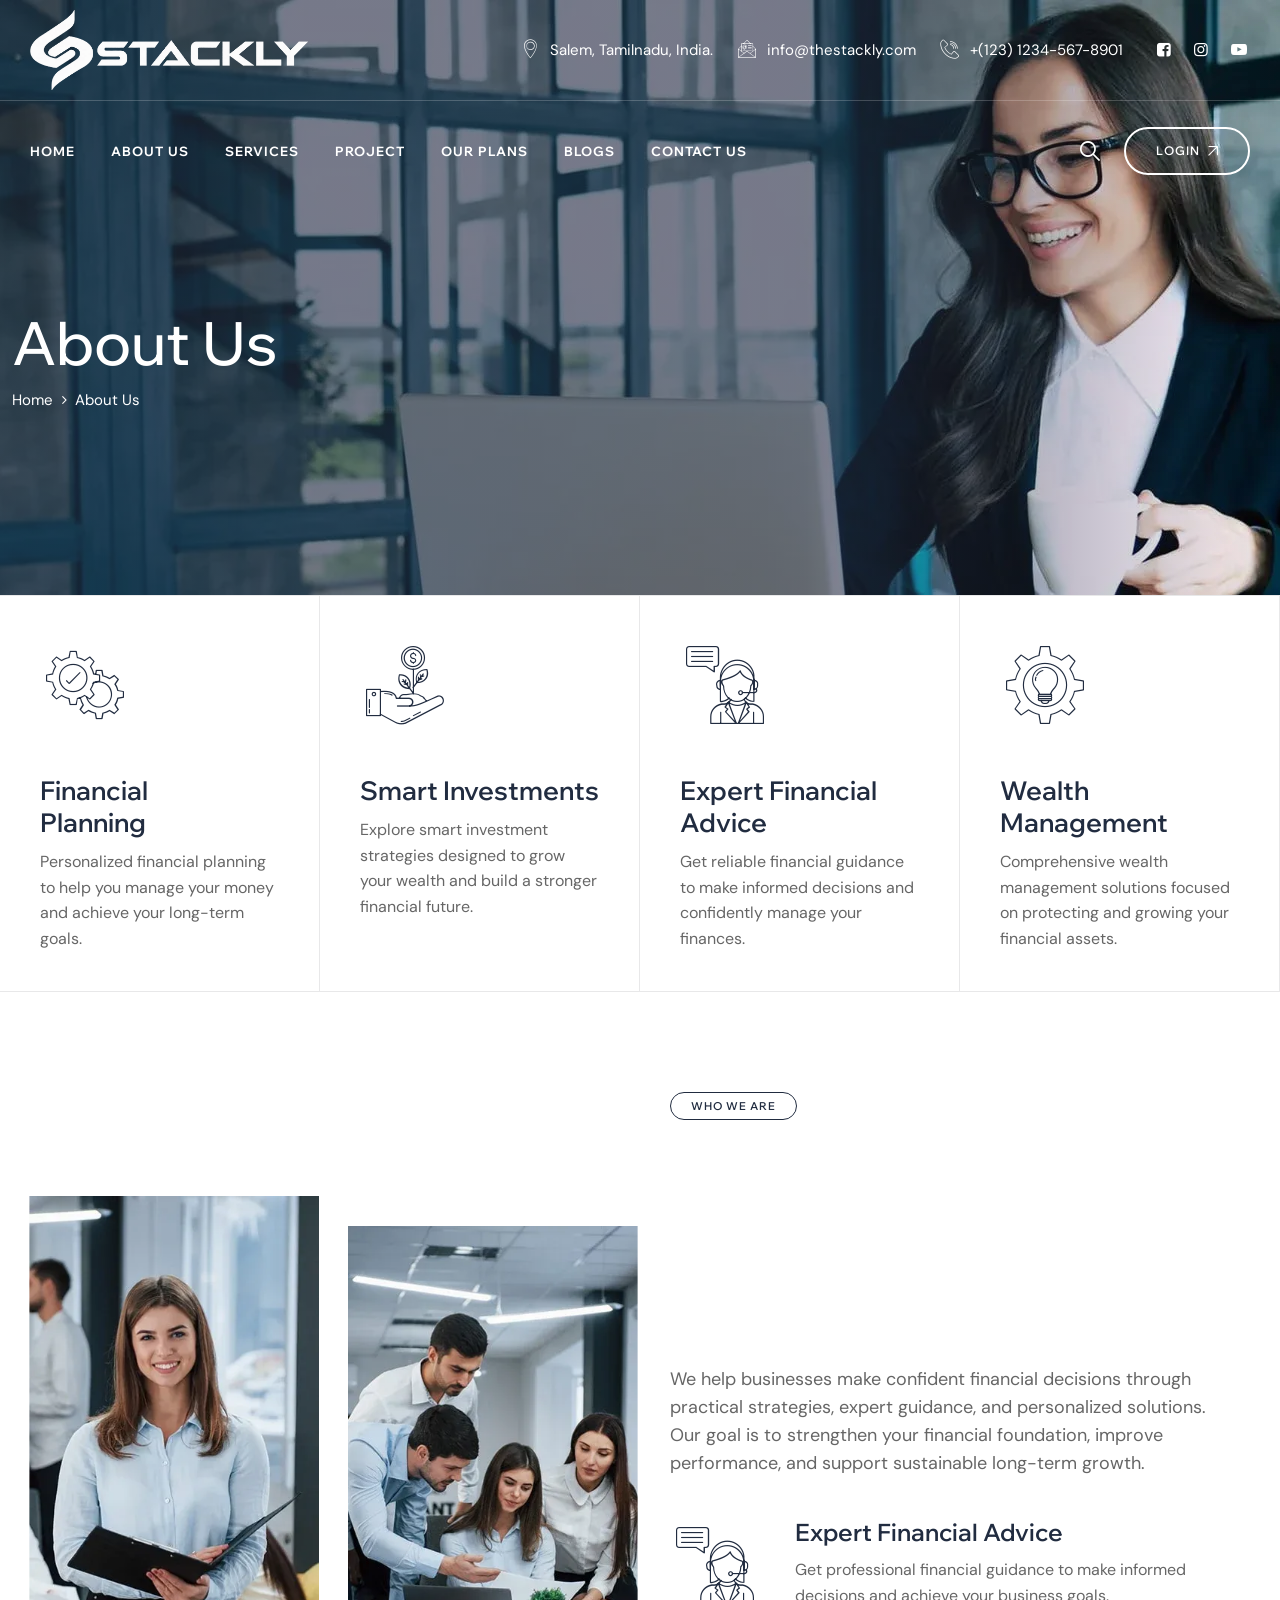
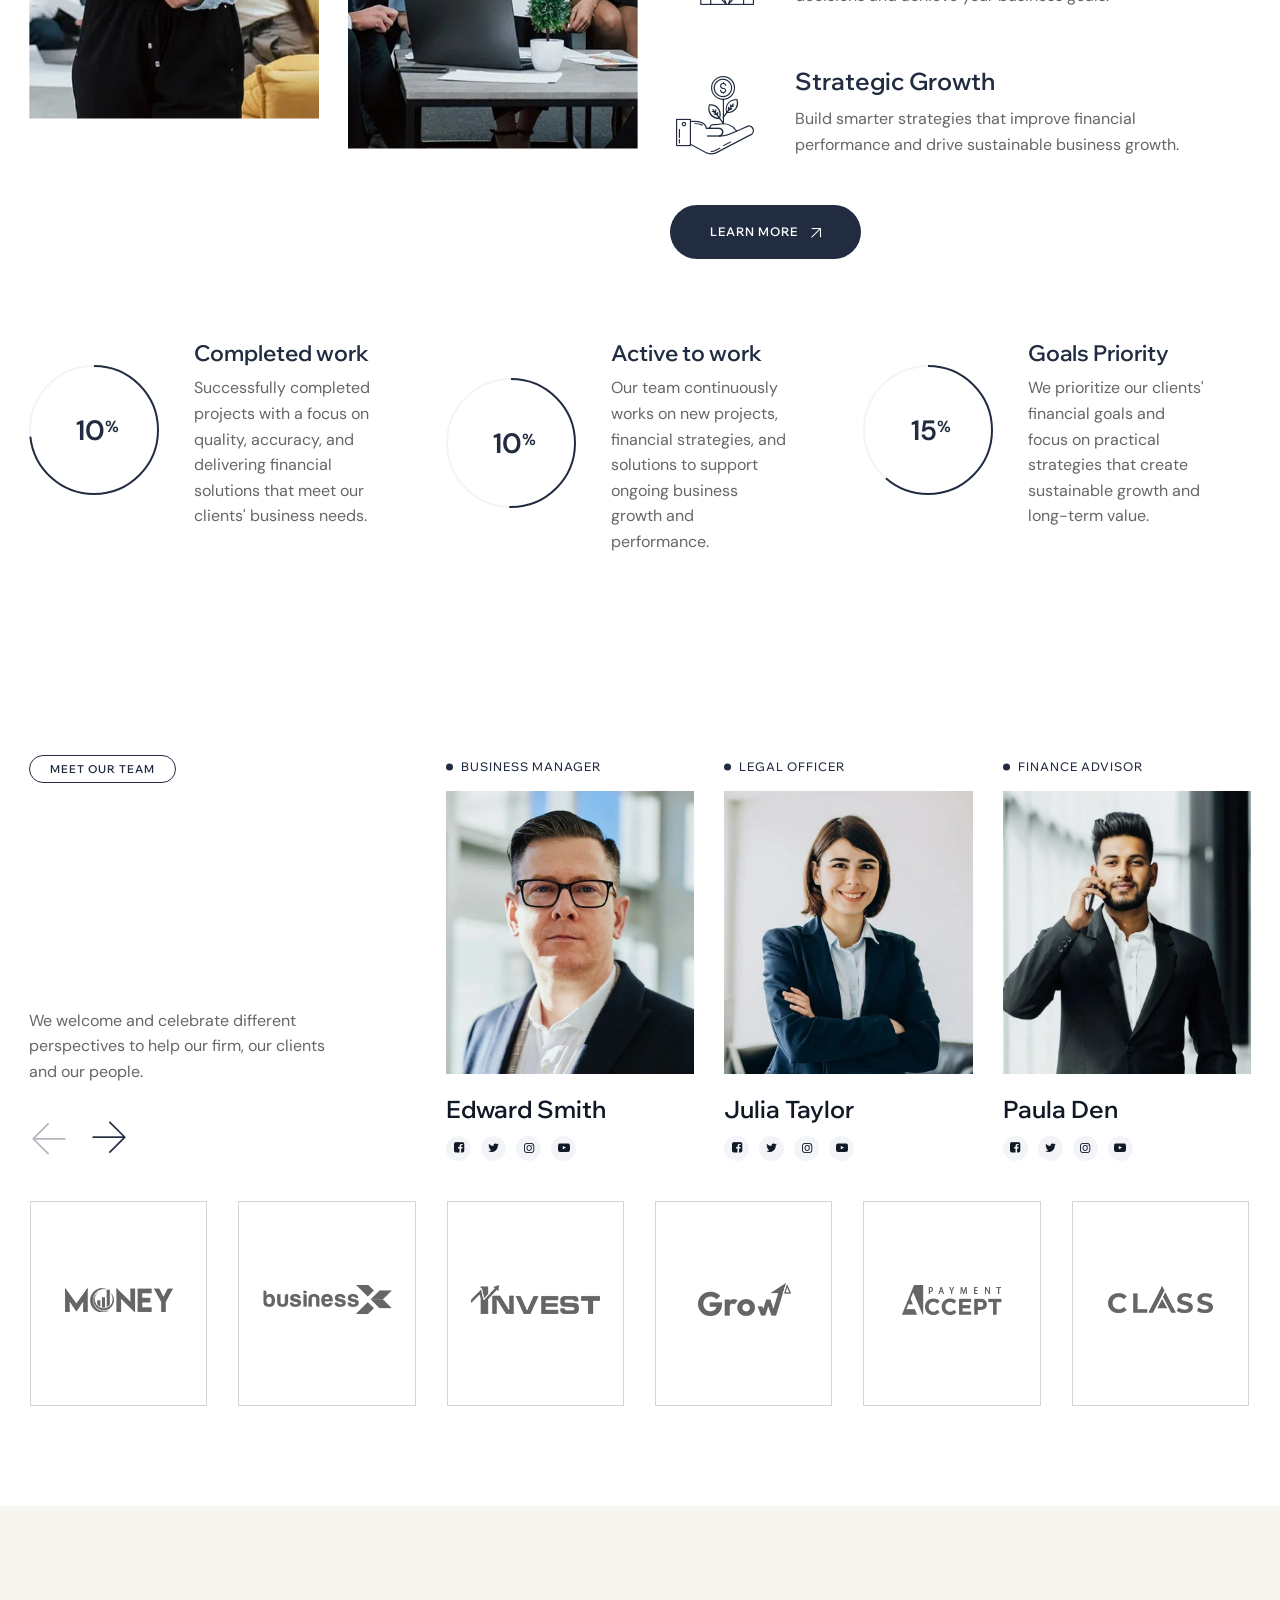
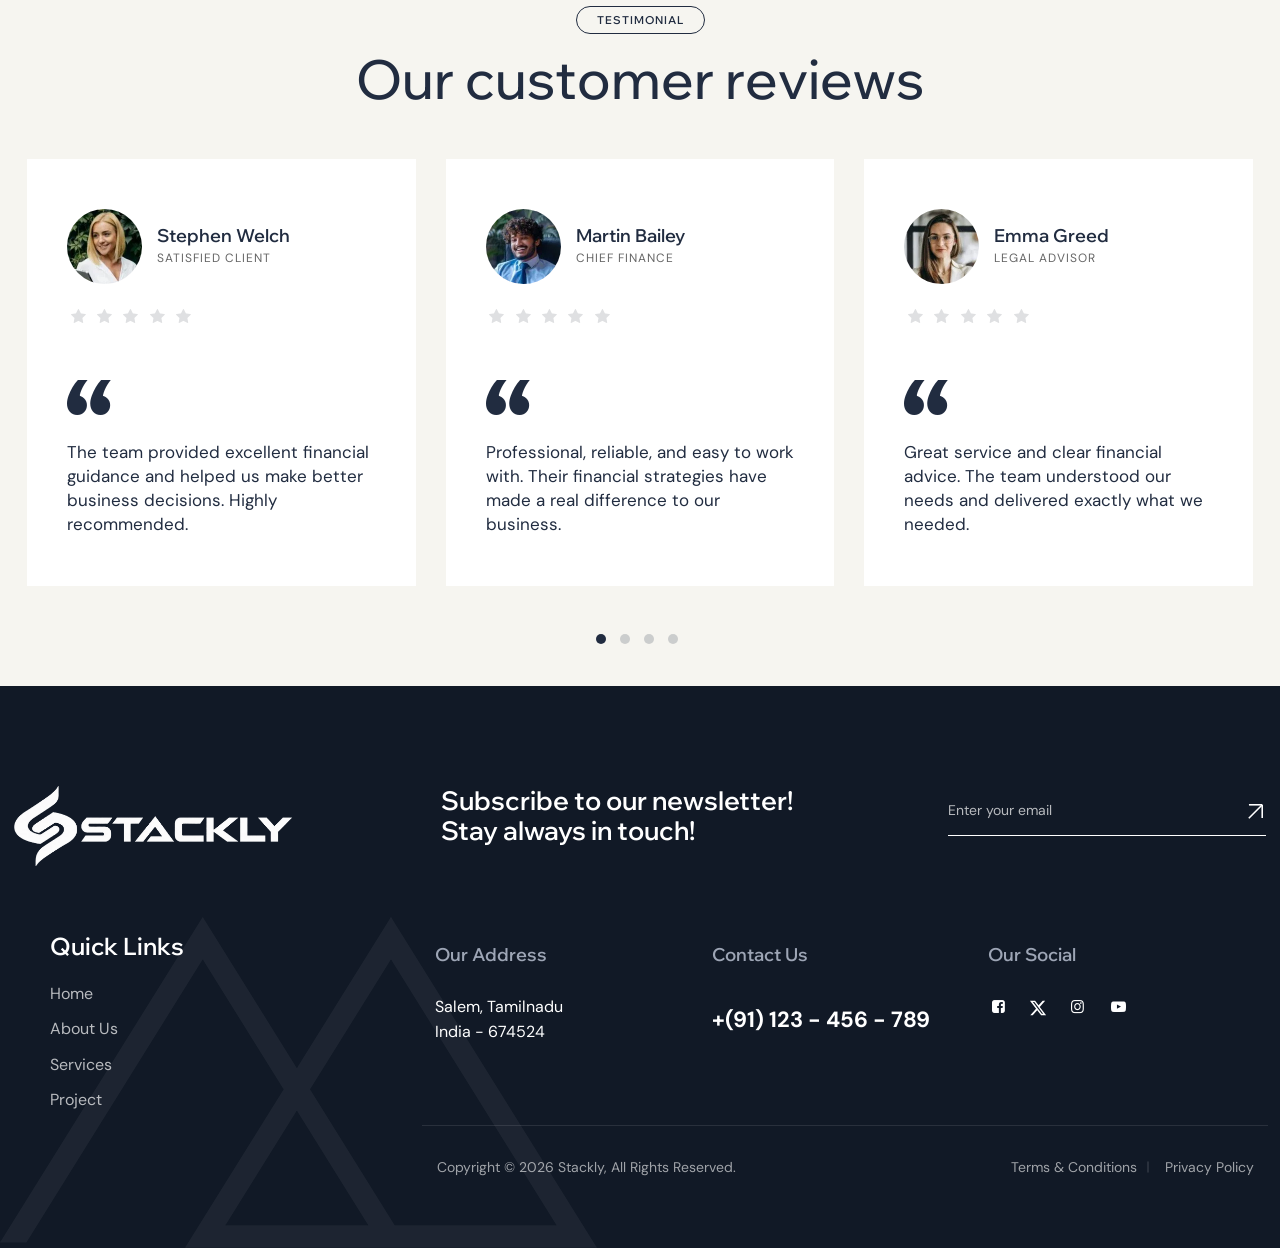
<file: about-us.html>
<!doctype html>
<html class="no-js" lang="en">
   <head>
      <meta charset="utf-8">
      <meta http-equiv="x-ua-compatible" content="ie=edge">
      <title>About Us – Stackly Finance</title>
      <meta name="robots" content="noindex, follow">
      <meta name="description" content="">
      <meta name="viewport" content="width=device-width, initial-scale=1, shrink-to-fit=no">
   
      <!-- CSS
         ============================================ -->
      <!-- Bootstrap CSS -->
      <link rel="stylesheet" href="css/bootstrap.min.css">
      <!-- Fontawesome -->
      <link rel="stylesheet" href="css/fontawesome.css">
      <!-- Flaticon -->
      <link rel="stylesheet" href="css/flaticon.css">
      <!-- optico Icons -->
      <link rel="stylesheet" href="css/pbminfotech-base-icons.css">
      <!-- Slick -->
      <link rel="stylesheet" href="css/swiper.min.css">
      <!-- AOS -->
      <link rel="stylesheet" href="css/aos.css">
      <!-- Shortcode CSS -->
      <link rel="stylesheet" href="css/shortcode.css">
      <!-- Base CSS -->
      <link rel="stylesheet" href="css/base.css">
      <!-- Style CSS -->
      <link rel="stylesheet" href="css/style.css">
      <!-- Responsive CSS -->
      <link rel="stylesheet" href="css/responsive.css">
   </head>
   <body>
    <!-- Page Wrapper -->
    <div class="page-wrapper">

		<!-- Header Main Area -->
<header class="site-header header-style-1">
			<div class="pbmit-header-overlay">
				<div class="site-header-menu">
					<div class="pbmit-logo-area">
						<div class="d-flex align-items-center justify-content-between">
							<div class="site-branding">
								<h1 class="site-title">
									<a href="index.html">
										<img class="logo-img" src="images/logo.webp" alt="stackly">
									</a>
								</h1>
							</div>
							<div class="pbmit-header-info ml-auto d-flex align-items-center">
								<div class="pbmit-header-info-inner">
									<div class="pbmit-header-box pbmit-header-box-1">
										<a>						
											<span class="pbmit-header-box-icon">
												<i class="pbmit-stackly-icon pbmit-stackly-icon-location-1"></i>
											</span>						
											<span class="pbmit-header-box-title"></span>
											<span class="pbmit-header-box-content">Salem, Tamilnadu, India.</span>
										</a>				
									</div>
									<div class="pbmit-header-box pbmit-header-box-2">
										<a>						
											<span class="pbmit-header-box-icon">
												<i class="pbmit-stackly-icon pbmit-stackly-icon-email-1"></i>
											</span>						
											<span class="pbmit-header-box-title"></span>
											<span class="pbmit-header-box-content"><span class="__cf_email__">info@thestackly.com</span></span>
										</a>				
									</div>
									<div class="pbmit-header-box pbmit-header-box-3">
										<a>						
											<span class="pbmit-header-box-icon">
												<i class="pbmit-stackly-icon pbmit-stackly-icon-phone-call"></i>
											</span>						
											<span class="pbmit-header-box-title"></span>
											<span class="pbmit-header-box-content">+(123) 1234-567-8901</span>
										</a>				
									</div>
								</div>
								<ul class="pbmit-social-links">
									<li class="pbmit-social-li pbmit-social-facebook">
										<a href="404.html">
											<span><i class="pbmit-base-icon-facebook-squared"></i></span>
										</a>
									</li>

									<li class="pbmit-social-li pbmit-social-instagram">
										<a href="404.html">
											<span><i class="pbmit-base-icon-instagram"></i></span>
										</a>
									</li>
									<li class="pbmit-social-li pbmit-social-youtube">
										<a href="404.html">
											<span><i class="pbmit-base-icon-youtube-play"></i></span>
										</a>
									</li>
								</ul>
							</div>
						</div>
					</div>
					<div class="pbmit-main-header-area">
						<div class="container-fluid">
							<div class="d-flex align-items-center justify-content-between pbmit-header-content">
								  <div class="sticky-logo">
                <a href="index.html">
                    <img src="images/logo.webp" alt="Stackly">
                </a>
            </div>
								<div class="site-navigation">
									<nav class="main-menu navbar-expand-xl navbar-light">
										<div class="navbar-header">
											<!-- Toggle Button --> 
											<button class="navbar-toggler" type="button">
												<i class="pbmit-base-icon-menu-1"></i>
											</button>
										</div>
	<div class="pbmit-mobile-menu-bg"></div>

<div class="collapse navbar-collapse clearfix show" id="pbmit-menu">
    <div class="pbmit-menu-wrap">

        <!-- Mobile Menu Logo -->
        <div class="mobile-menu-logo">
            <a href="index.html">
                <img src="images/logo.webp" alt="Stackly">
            </a>
        </div>

        <!-- Close Button -->
        <span class="closepanel">
            <i class="pbmit-base-icon-close-circular-button-symbol"></i>
        </span>

        <!-- Mobile Navigation -->
        <ul class="navigation clearfix">
            <li><a href="index.html">Home</a></li>
            <li><a href="about-us.html">About Us</a></li>
            <li><a href="services.html">Services</a></li>
            <li><a href="project.html">Project</a></li>
            <li><a href="our-plans.html">Our Plans</a></li>
            <li><a href="blog.html">Blogs</a></li>
            <li><a href="contact-us.html">Contact Us</a></li>
        </ul>

        <!-- Mobile Login Button -->
        <div class="mobile-menu-login">
            <a href="login.html">
                <span>Login</span>
                <svg class="mobile-login-arrow"
                     xmlns="http://www.w3.org/2000/svg"
                     width="16"
                     height="16"
                     viewBox="0 0 19 19"
                     fill="none">
                    <line x1="1" y1="18" x2="17.8" y2="1.2"></line>
                    <line x1="1.2" y1="1" x2="18" y2="1"></line>
                    <line x1="18" y1="17.8" x2="18" y2="1"></line>
                </svg>
            </a>
        </div>

    </div>
</div>

</nav>
</div>

<div class="pbmit-right-box d-flex align-items-center">

    <!-- Search Button -->
    <div class="pbmit-header-search-btn">
        <a href="404.html">
            <i class="pbmit-base-icon-search-1"></i>
        </a>
    </div>

    <!-- Desktop Login Button -->
    <div class="pbmit-button-box">
        <div class="pbmit-header-button">
            <div class="pbmit-svg-btn pbmit-ihbox-btn">
                <a href="login.html">
                    <span class="pbmit-header-button-text">
                        Login
                        <svg class="pbmit-svg-arrow"
                             xmlns="http://www.w3.org/2000/svg"
                             width="10"
                             height="19"
                             viewBox="0 0 19 19"
                             fill="none">
                            <line x1="1" y1="18" x2="17.8" y2="1.2"></line>
                            <line x1="1.2" y1="1" x2="18" y2="1"></line>
                            <line x1="18" y1="17.8" x2="18" y2="1"></line>
                        </svg>
                    </span>
                </a>
            </div>
        </div>
    </div>

</div>
								</div>
							</div>
						</div>
					</div>
				</div>
			</div>
		</header>
		<!-- Header Main Area End Here -->

		<!-- Title Bar -->
		<div class="pbmit-title-bar-wrapper">
			<div class="container">
				<div class="pbmit-title-bar-content">
					<div class="pbmit-title-bar-content-inner">
						<h1 class="pbmit-tbar-title"> About Us</h1>
						<div class="pbmit-breadcrumb">
							<div class="pbmit-breadcrumb-inner">
								<span><a class="home"><span>Home</span></a></span>
								<span class="sep">
									<i class="pbmit-base-icon-angle-right"></i>
								</span>
								<span><span class="post-root post post-post current-item"> About Us</span></span>
							</div>
						</div>
					</div>
				</div> 
			</div> 
		</div>
		<!-- Title Bar End-->

		<!-- Page Content -->
		<div class="page-content about_us">

		    <!-- Ihbox -->
<section class="ihbox-section_one">
	<div class="container-fluid">
		<div class="row">

			<!-- Financial Planning -->
			<div class="col-md-6 col-xl-3 pbmit-col-wrapper">
				<div class="pbmit-ihbox-style-1">
					<div class="pbmit-ihbox-contents">
						<div class="pbmit-ihbox-icon">
							<div class="pbmit-ihbox-icon-wrapper">
								<div class="pbmit-icon-wrapper pbmit-icon-type-icon">
									<i class="pbmit-stackly-icon pbmit-stackly-icon-setting"></i>
								</div>
							</div>
						</div>
						<h2 class="pbmit-element-title">
							Financial <br> Planning
						</h2>
						<div class="pbmit-heading-desc">
							Personalized financial planning to help you manage your money and achieve your long-term goals.
						</div>
					</div>
				</div>
			</div>

			<!-- Smart Investments -->
			<div class="col-md-6 col-xl-3 pbmit-col-wrapper">
				<div class="pbmit-ihbox-style-1">
					<div class="pbmit-ihbox-contents">
						<div class="pbmit-ihbox-icon">
							<div class="pbmit-ihbox-icon-wrapper">
								<div class="pbmit-icon-wrapper pbmit-icon-type-icon">
									<i class="pbmit-stackly-icon pbmit-stackly-icon-investment"></i>
								</div>
							</div>
						</div>
						<h2 class="pbmit-element-title">
							Smart Investments
						</h2>
						<div class="pbmit-heading-desc">
							Explore smart investment strategies designed to grow your wealth and build a stronger financial future.
						</div>
					</div>
				</div>
			</div>

			<!-- Expert Financial Advice -->
			<div class="col-md-6 col-xl-3 pbmit-col-wrapper">
				<div class="pbmit-ihbox-style-1">
					<div class="pbmit-ihbox-contents">
						<div class="pbmit-ihbox-icon">
							<div class="pbmit-ihbox-icon-wrapper">
								<div class="pbmit-icon-wrapper pbmit-icon-type-icon">
									<i class="pbmit-stackly-icon pbmit-stackly-icon-call-center"></i>
								</div>
							</div>
						</div>
						<h2 class="pbmit-element-title">
							Expert Financial Advice
						</h2>
						<div class="pbmit-heading-desc">
							Get reliable financial guidance to make informed decisions and confidently manage your finances.
						</div>
					</div>
				</div>
			</div>

			<!-- Wealth Management -->
			<div class="col-md-6 col-xl-3 pbmit-col-wrapper">
				<div class="pbmit-ihbox-style-1">
					<div class="pbmit-ihbox-contents">
						<div class="pbmit-ihbox-icon">
							<div class="pbmit-ihbox-icon-wrapper">
								<div class="pbmit-icon-wrapper pbmit-icon-type-icon">
									<i class="pbmit-stackly-icon pbmit-stackly-icon-setting-1"></i>
								</div>
							</div>
						</div>
						<h2 class="pbmit-element-title">
							Wealth Management
						</h2>
						<div class="pbmit-heading-desc">
							Comprehensive wealth management solutions focused on protecting and growing your financial assets.
						</div>
					</div>
				</div>
			</div>

		</div>
	</div>
</section>
<!-- Ihbox End -->
			<!-- About --> 
            <section class="section-lgx">
				<div class="container">
					<div class="row g-0 align-items-center">
						<div class="col-md-12 col-xl-6">
							<div class="row">
								<div class="col-md-6">
									<div class="about-three_img1">
										<div class="pbmit-animation-style4">
											<img src="images/history/about-img-01.webp" class="img-fluid" alt="">
										</div>
									</div>
								</div>
								<div class="col-md-6">
									<div class="about-three_img2">
										<div class="pbmit-animation-style3">
											<img src="images/history/about-img-02.webp" class="img-fluid" alt="">
										</div>
									</div>
								</div>
							</div>
						</div>
						<div class="col-md-12 col-xl-6">
							<div class="about-right_box">
								<div class="pbmit-heading-subheading animation-style2">
									<h4 class="pbmit-subtitle">Who We Are</h4>
									<h2 class="pbmit-title">We provide smart financial solutions to grow your business.</h2>
								</div>
								<div class="about_content_box">
									<div class="about_content">
										We help businesses make confident financial decisions through practical strategies,
        expert guidance, and personalized solutions. Our goal is to strengthen your financial
        foundation, improve performance, and support sustainable long-term growth.	
									</div>
									<div class="pbmit-ihbox-style-2">
										<div class="pbmit-ihbox-icon">
											<div class="pbmit-ihbox-icon-wrapper">
												<div class="pbmit-icon-wrapper pbmit-icon-type-icon">
													<i class="pbmit-stackly-icon pbmit-stackly-icon-call-center"></i>
												</div>
											</div>
										</div>
										<div class="pbmit-ihbox-contents">
											<h2 class="pbmit-element-title">
												Expert Financial Advice
											</h2>
											<div class="pbmit-heading-desc"> Get professional financial guidance to make informed decisions and achieve your business goals.</div>
										</div>
									</div>
									<div class="pbmit-ihbox-style-2">
										<div class="pbmit-ihbox-icon">
											<div class="pbmit-ihbox-icon-wrapper">
												<div class="pbmit-icon-wrapper pbmit-icon-type-icon">
													<i class="pbmit-stackly-icon pbmit-stackly-icon-investment"></i>
												</div>
											</div>
										</div>
										<div class="pbmit-ihbox-contents">
											<h2 class="pbmit-element-title">
												Strategic Growth
											</h2>
											<div class="pbmit-heading-desc">Build smarter strategies that improve financial performance and drive sustainable business growth.</div>
										</div>
									</div>
									<a class="pbmit-btn" href="404.html">
										<span class="pbmit-button-content-wrapper">
											<span class="pbmit-button-icon pbmit-align-icon-right">
												<svg xmlns="http://www.w3.org/2000/svg"
													xmlns:xlink="http://www.w3.org/1999/xlink" class="pbmit-svg-arrow"
													x="0px" y="0px" width="10" height="19" viewBox="0 0 19 19"
													xml:space="preserve">
													<line x1="1" y1="18" x2="17.8" y2="1.2"></line>
													<line x1="1.2" y1="1" x2="18" y2="1"></line>
													<line x1="18" y1="17.8" x2="18" y2="1"></line>
												</svg>
											</span>
											<span class="pbmit-button-text">Learn More</span>
										</span>
									</a>
								</div>
							</div>
						</div>
					</div>
				</div>
            </section>
            <!-- About End --> 

			
			<!-- Counter Start -->
			<section class="section-xl counter_three">
				<div class="container">
					<div class="row">
						<div class="col-md-4 pbmit-col_wrapper">
							<div class="pbminfotech-ele-fid-style-3">
								<div class="pbmit-fld-contents">
									<div class="pbmit-circle-outer" data-digit="80" data-fill="#212c40"
										data-emptyfill="#f2f4f8" data-before="" data-after="<sup>%</sup>"
										data-thickness="2" data-size="130">
										<div class="pbmit-circle">
											<div class="pbmit-fid-inner">
												<span class="pbmit-number-rotate numinate"
													data-appear-animation="animateDigits" data-from="0" data-to="80"
													data-interval="5" data-before="" data-before-style="" data-after=""
													data-after-style="">80</span>
												<sup>%</sup>
											</div>
										</div>
										<div class="pbmit-fid-sub">
											<h3 class="pbmit-fid-title">Completed work</h3>
											<div class="pbmit-heading-desc">Successfully completed projects with a focus on quality, accuracy, and delivering financial solutions that meet our clients' business needs.</div>
										</div>
									</div>
								</div>
							</div>
						</div>
						<div class="col-md-4 pbmit-col_wrapper">
							<div class="pbminfotech-ele-fid-style-3">
								<div class="pbmit-fld-contents">
									<div class="pbmit-circle-outer" data-digit="55" data-fill="#212c40"
										data-emptyfill="#f2f4f8" data-before="" data-after="<sup>%</sup>"
										data-thickness="2" data-size="130">
										<div class="pbmit-circle">
											<div class="pbmit-fid-inner">
												<span class="pbmit-number-rotate numinate"
													data-appear-animation="animateDigits" data-from="0" data-to="55"
													data-interval="5" data-before="" data-before-style="" data-after=""
													data-after-style="">55</span>
												<sup>%</sup>
											</div>
										</div>
										<div class="pbmit-fid-sub">
											<h3 class="pbmit-fid-title">Active to work</h3>
											<div class="pbmit-heading-desc">Our team continuously works on new projects, financial strategies, and solutions to support ongoing business growth and performance.</div>
										</div>
									</div>
								</div>
							</div>
						</div>
						<div class="col-md-4 pbmit-col_wrapper">
							<div class="pbminfotech-ele-fid-style-3">
								<div class="pbmit-fld-contents">
									<div class="pbmit-circle-outer" data-digit="67" data-fill="#212c40"
										data-emptyfill="#f2f4f8" data-before="" data-after="<sup>%</sup>"
										data-thickness="2" data-size="130">
										<div class="pbmit-circle">
											<div class="pbmit-fid-inner">
												<span class="pbmit-number-rotate numinate"
													data-appear-animation="animateDigits" data-from="0" data-to="67"
													data-interval="5" data-before="" data-before-style="" data-after=""
													data-after-style="">67</span>
												<sup>%</sup>
											</div>
										</div>
										<div class="pbmit-fid-sub">
											<h3 class="pbmit-fid-title">Goals Priority</h3>
											<div class="pbmit-heading-desc">We prioritize our clients' financial goals and focus on practical strategies that create sustainable growth and long-term value.</div>
										</div>
									</div>
								</div>
							</div>
						</div>
					</div>
				</div>
			</section>
			<!-- Counter End -->

		 <!-- Team Start -->
            <section class="section-lgx">
				<div class="container">
					<div class="row">
						<div class="col-md-12 col-lg-4">
							<div class="team-one_leftbox">
								<div class="pbmit-heading-subheading animation-style2">
									<h4 class="pbmit-subtitle">Meet Our Team</h4>
									<h2 class="pbmit-title">Meet our team of experts</h2>
									<div class="pbmit-heading-desc">We welcome and celebrate different perspectives to help our firm, our clients and our people.</div>
								</div>
								<div class="team-one-arrow swiper-btn-custom d-flex flex-row-reverse"></div>
							</div>
						</div>
						<div class="col-md-12 col-lg-8">
							<div class="swiper-slider" data-arrows-class="team-one-arrow" data-autoplay="true" data-dots="false" data-arrows="true" data-columns="3" data-margin="30" data-effect="slide">
								<div class="swiper-wrapper">
									<div class="swiper-slide">
										<!-- Slide1 -->
										<article class="pbmit-team-style-3">
											<div class="pbminfotech-post-item">
												<div class="pbminfotech-box-content">
													<div class="pbminfotech-box-team-position">Business Manager</div>
													<div class="pbmit-featured-img-wrapper">
														<div class="pbmit-featured-wrapper">
															<img src="images/homepage-1/team/team-01.webp" class="img-fluid" alt="">
														</div>
													</div>
													<div class="pbmit-team-title-wapper">
														<h3 class="pbmit-team-title">
															<a href="404.html">Edward Smith</a>
														</h3>
													</div>
													<div class="pbminfotech-box-social-links">
														<ul class="pbmit-social-links pbmit-team-social-links">
															<li class="pbmit-social-li pbmit-social-facebook">
																<a href="404.html" title="Facebook">
																	<span><i class="pbmit-base-icon-facebook-squared"></i></span>
																</a>
															</li>
															<li class="pbmit-social-li pbmit-social-twitter">
																<a href="404.html" title="Twitter">
																	<span><i class="pbmit-base-icon-twitter"></i></span>
																</a>
															</li>
															<li class="pbmit-social-li pbmit-social-instagram">
																<a href="404.html" title="Instagram">
																	<span><i class="pbmit-base-icon-instagram"></i></span>
																</a>
															</li>
															<li class="pbmit-social-li pbmit-social-youtube">
																<a href="404.html" title="Youtube">
																	<span><i class="pbmit-base-icon-youtube-play"></i></span>
																</a>
															</li>
														</ul>
													</div>
												</div>
												<a href="404.html" class="pbmit-link"></a>
											</div>
										</article>
									</div>
									<div class="swiper-slide">
										<!-- Slide2 -->
										<article class="pbmit-team-style-3">
											<div class="pbminfotech-post-item">
												<div class="pbminfotech-box-content">
													<div class="pbminfotech-box-team-position">Legal Officer</div>
													<div class="pbmit-featured-img-wrapper">
														<div class="pbmit-featured-wrapper">
															<img src="images/homepage-1/team/team-02.webp" class="img-fluid" alt="">
														</div>
													</div>
													<div class="pbmit-team-title-wapper">
														<h3 class="pbmit-team-title">
															<a href="404.html">Julia Taylor</a>
														</h3>
													</div>
													<div class="pbminfotech-box-social-links">
														<ul class="pbmit-social-links pbmit-team-social-links">
															<li class="pbmit-social-li pbmit-social-facebook">
																<a href="404.html" title="Facebook">
																	<span><i class="pbmit-base-icon-facebook-squared"></i></span>
																</a>
															</li>
															<li class="pbmit-social-li pbmit-social-twitter">
																<a href="404.html" title="Twitter">
																	<span><i class="pbmit-base-icon-twitter"></i></span>
																</a>
															</li>
															<li class="pbmit-social-li pbmit-social-instagram">
																<a href="404.html" title="Instagram">
																	<span><i class="pbmit-base-icon-instagram"></i></span>
																</a>
															</li>
															<li class="pbmit-social-li pbmit-social-youtube">
																<a href="404.html" title="Youtube">
																	<span><i class="pbmit-base-icon-youtube-play"></i></span>
																</a>
															</li>
														</ul>
													</div>
												</div>
												<a href="404.html" class="pbmit-link"></a>
											</div>
										</article>
									</div>
									<div class="swiper-slide">
										<!-- Slide3 -->
										<article class="pbmit-team-style-3">
											<div class="pbminfotech-post-item">
												<div class="pbminfotech-box-content">
													<div class="pbminfotech-box-team-position">Finance Advisor</div>
													<div class="pbmit-featured-img-wrapper">
														<div class="pbmit-featured-wrapper">
															<img src="images/homepage-1/team/team-03.webp" class="img-fluid" alt="">
														</div>
													</div>
													<div class="pbmit-team-title-wapper">
														<h3 class="pbmit-team-title">
															<a href="404.html">Paula Den</a>
														</h3>
													</div>
													<div class="pbminfotech-box-social-links">
														<ul class="pbmit-social-links pbmit-team-social-links">
															<li class="pbmit-social-li pbmit-social-facebook">
																<a href="404.html" title="Facebook">
																	<span><i class="pbmit-base-icon-facebook-squared"></i></span>
																</a>
															</li>
															<li class="pbmit-social-li pbmit-social-twitter">
																<a href="404.html" title="Twitter">
																	<span><i class="pbmit-base-icon-twitter"></i></span>
																</a>
															</li>
															<li class="pbmit-social-li pbmit-social-instagram">
																<a href="404.html" title="Instagram">
																	<span><i class="pbmit-base-icon-instagram"></i></span>
																</a>
															</li>
															<li class="pbmit-social-li pbmit-social-youtube">
																<a href="404.html" title="Youtube">
																	<span><i class="pbmit-base-icon-youtube-play"></i></span>
																</a>
															</li>
														</ul>
													</div>
												</div>
												<a href="404.html" class="pbmit-link"></a>
											</div>
										</article>
									</div>
									<div class="swiper-slide">
										<!-- Slide4 -->
										<article class="pbmit-team-style-3">
											<div class="pbminfotech-post-item">
												<div class="pbminfotech-box-content">
													<div class="pbminfotech-box-team-position">Tax Examiner</div>
													<div class="pbmit-featured-img-wrapper">
														<div class="pbmit-featured-wrapper">
															<img src="images/homepage-1/team/team-04.webp" class="img-fluid" alt="">
														</div>
													</div>
													<div class="pbmit-team-title-wapper">
														<h3 class="pbmit-team-title">
															<a href="404.html">Carla Hall</a>
														</h3>
													</div>
													<div class="pbminfotech-box-social-links">
														<ul class="pbmit-social-links pbmit-team-social-links">
															<li class="pbmit-social-li pbmit-social-facebook">
																<a href="404.html" title="Facebook">
																	<span><i class="pbmit-base-icon-facebook-squared"></i></span>
																</a>
															</li>
															<li class="pbmit-social-li pbmit-social-twitter">
																<a href="404.html" title="Twitter">
																	<span><i class="pbmit-base-icon-twitter"></i></span>
																</a>
															</li>
															<li class="pbmit-social-li pbmit-social-instagram">
																<a href="404.html" title="Instagram">
																	<span><i class="pbmit-base-icon-instagram"></i></span>
																</a>
															</li>
															<li class="pbmit-social-li pbmit-social-youtube">
																<a href="404.html" title="Youtube">
																	<span><i class="pbmit-base-icon-youtube-play"></i></span>
																</a>
															</li>
														</ul>
													</div>
												</div>
												<a href="404.html" class="pbmit-link"></a>
											</div>
										</article>
									</div>
									<div class="swiper-slide">
										<!-- Slide5 -->
										<article class="pbmit-team-style-3">
											<div class="pbminfotech-post-item">
												<div class="pbminfotech-box-content">
													<div class="pbminfotech-box-team-position">Cost Estimator</div>
													<div class="pbmit-featured-img-wrapper">
														<div class="pbmit-featured-wrapper">
															<img src="images/homepage-1/team/team-05.webp" class="img-fluid" alt="">
														</div>
													</div>
													<div class="pbmit-team-title-wapper">
														<h3 class="pbmit-team-title">
															<a href="404.html">Mark Donald</a>
														</h3>
													</div>
													<div class="pbminfotech-box-social-links">
														<ul class="pbmit-social-links pbmit-team-social-links">
															<li class="pbmit-social-li pbmit-social-facebook">
																<a href="404.html" title="Facebook">
																	<span><i class="pbmit-base-icon-facebook-squared"></i></span>
																</a>
															</li>
															<li class="pbmit-social-li pbmit-social-twitter">
																<a href="404.html" title="Twitter">
																	<span><i class="pbmit-base-icon-twitter"></i></span>
																</a>
															</li>
															<li class="pbmit-social-li pbmit-social-instagram">
																<a href="404.html" title="Instagram">
																	<span><i class="pbmit-base-icon-instagram"></i></span>
																</a>
															</li>
															<li class="pbmit-social-li pbmit-social-youtube">
																<a href="404.html" title="Youtube">
																	<span><i class="pbmit-base-icon-youtube-play"></i></span>
																</a>
															</li>
														</ul>
													</div>
												</div>
												<a href="404.html" class="pbmit-link"></a>
											</div>
										</article>
									</div>
									<div class="swiper-slide">
										<!-- Slide6 -->
										<article class="pbmit-team-style-3">
											<div class="pbminfotech-post-item">
												<div class="pbminfotech-box-content">
													<div class="pbminfotech-box-team-position">Treasury Analyst</div>
													<div class="pbmit-featured-img-wrapper">
														<div class="pbmit-featured-wrapper">
															<img src="images/homepage-1/team/team-06.webp" class="img-fluid" alt="">
														</div>
													</div>
													<div class="pbmit-team-title-wapper">
														<h3 class="pbmit-team-title">
															<a href="404.html">Jamie Oliver</a>
														</h3>
													</div>
													<div class="pbminfotech-box-social-links">
														<ul class="pbmit-social-links pbmit-team-social-links">
															<li class="pbmit-social-li pbmit-social-facebook">
																<a href="404.html" title="Facebook">
																	<span><i class="pbmit-base-icon-facebook-squared"></i></span>
																</a>
															</li>
															<li class="pbmit-social-li pbmit-social-twitter">
																<a href="404.html" title="Twitter">
																	<span><i class="pbmit-base-icon-twitter"></i></span>
																</a>
															</li>
															<li class="pbmit-social-li pbmit-social-instagram">
																<a href="404.html" title="Instagram">
																	<span><i class="pbmit-base-icon-instagram"></i></span>
																</a>
															</li>
															<li class="pbmit-social-li pbmit-social-youtube">
																<a href="404.html" title="Youtube">
																	<span><i class="pbmit-base-icon-youtube-play"></i></span>
																</a>
															</li>
														</ul>
													</div>
												</div>
												<a href="404.html" class="pbmit-link"></a>
											</div>
										</article>
									</div>
									<div class="swiper-slide">
										<!-- Slide7 -->
										<article class="pbmit-team-style-3">
											<div class="pbminfotech-post-item">
												<div class="pbminfotech-box-content">
													<div class="pbminfotech-box-team-position">Stockbroker</div>
													<div class="pbmit-featured-img-wrapper">
														<div class="pbmit-featured-wrapper">
															<img src="images/homepage-1/team/team-07.webp" class="img-fluid" alt="">
														</div>
													</div>
													<div class="pbmit-team-title-wapper">
														<h3 class="pbmit-team-title">
															<a href="404.html">Alice Waters</a>
														</h3>
													</div>
													<div class="pbminfotech-box-social-links">
														<ul class="pbmit-social-links pbmit-team-social-links">
															<li class="pbmit-social-li pbmit-social-facebook">
																<a href="404.html" title="Facebook">
																	<span><i class="pbmit-base-icon-facebook-squared"></i></span>
																</a>
															</li>
															<li class="pbmit-social-li pbmit-social-twitter">
																<a href="404.html" title="Twitter">
																	<span><i class="pbmit-base-icon-twitter"></i></span>
																</a>
															</li>
															<li class="pbmit-social-li pbmit-social-instagram">
																<a href="404.html" title="Instagram">
																	<span><i class="pbmit-base-icon-instagram"></i></span>
																</a>
															</li>
															<li class="pbmit-social-li pbmit-social-youtube">
																<a href="404.html" title="Youtube">
																	<span><i class="pbmit-base-icon-youtube-play"></i></span>
																</a>
															</li>
														</ul>
													</div>
												</div>
												<a href="404.html" class="pbmit-link"></a>
											</div>
										</article>
									</div>
									<div class="swiper-slide">
										<!-- Slide8 -->
										<article class="pbmit-team-style-3">
											<div class="pbminfotech-post-item">
												<div class="pbminfotech-box-content">
													<div class="pbminfotech-box-team-position">Chief Finance</div>
													<div class="pbmit-featured-img-wrapper">
														<div class="pbmit-featured-wrapper">
															<img src="images/homepage-1/team/team-08.webp" class="img-fluid" alt="">
														</div>
													</div>
													<div class="pbmit-team-title-wapper">
														<h3 class="pbmit-team-title">
															<a href="404.html">Julia Taylor</a></h3>
													</div>
													<div class="pbminfotech-box-social-links">
														<ul class="pbmit-social-links pbmit-team-social-links">
															<li class="pbmit-social-li pbmit-social-facebook">
																<a href="404.html" title="Facebook">
																	<span><i class="pbmit-base-icon-facebook-squared"></i></span>
																</a>
															</li>
															<li class="pbmit-social-li pbmit-social-twitter">
																<a href="404.html" title="Twitter">
																	<span><i class="pbmit-base-icon-twitter"></i></span>
																</a>
															</li>
															<li class="pbmit-social-li pbmit-social-instagram">
																<a href="404.html" title="Instagram">
																	<span><i class="pbmit-base-icon-instagram"></i></span>
																</a>
															</li>
															<li class="pbmit-social-li pbmit-social-youtube">
																<a href="404.html" title="Youtube">
																	<span><i class="pbmit-base-icon-youtube-play"></i></span>
																</a>
															</li>
														</ul>
													</div>
												</div>
												<a href="404.html" class="pbmit-link"></a>
											</div>
										</article>
									</div>
								</div>
							</div>
						</div>
					</div>
				</div>
            </section>
            <!-- Team End -->

			<!-- Client Start -->
			<section class="client_one">
				<div class="container-fluid">
					<div class="swiper-slider" data-loop="true" data-autoplay="false" data-dots="false" data-arrows="false" data-columns="6" data-margin="30" data-effect="slide">
						<div class="swiper-wrapper">
							<div class="swiper-slide">
								<!-- Slide1 -->
								<article class="pbmit-client-style-1">
									<div class="pbmit-client-content">
										<div class="pbmit-client-wrapper pbmit-client-with-hover-img">
											<h4 class="pbmit-hide">Client 05</h4>
											<div class="pbmit-client-hover-img">
												<img src="images/homepage-1/client/client-global-01.webp" class="img-fluid" alt="">
											</div>
											<div class="pbmit-featured-img-wrapper">
												<div class="pbmit-featured-wrapper">
													<img src="images/homepage-1/client/client-dark-01.webp" class="img-fluid" alt="">
												</div>
											</div>
										</div>
									</div>
								</article>
							</div>
							<div class="swiper-slide">
								<!-- Slide2 -->
								<article class="pbmit-client-style-1">
									<div class="pbmit-client-content">
										<div class="pbmit-client-wrapper pbmit-client-with-hover-img">
											<h4 class="pbmit-hide">Client 05</h4>
											<div class="pbmit-client-hover-img">
												<img src="images/homepage-1/client/client-global-02.webp" class="img-fluid" alt="">
											</div>
											<div class="pbmit-featured-img-wrapper">
												<div class="pbmit-featured-wrapper">
													<img src="images/homepage-1/client/client-dark-02.webp" class="img-fluid" alt="">
												</div>
											</div>
										</div>
									</div>
								</article>
							</div>
							<div class="swiper-slide">
								<!-- Slide3 -->
								<article class="pbmit-client-style-1">
									<div class="pbmit-client-content">
										<div class="pbmit-client-wrapper pbmit-client-with-hover-img">
											<h4 class="pbmit-hide">Client 05</h4>
											<div class="pbmit-client-hover-img">
												<img src="images/homepage-1/client/client-global-03.webp" class="img-fluid" alt="">
											</div>
											<div class="pbmit-featured-img-wrapper">
												<div class="pbmit-featured-wrapper">
													<img src="images/homepage-1/client/client-dark-03.webp" class="img-fluid" alt="">
												</div>
											</div>
										</div>
									</div>
								</article>
							</div>
							<div class="swiper-slide">
								<!-- Slide4 -->
								<article class="pbmit-client-style-1">
									<div class="pbmit-client-content">
										<div class="pbmit-client-wrapper pbmit-client-with-hover-img">
											<h4 class="pbmit-hide">Client 05</h4>
											<div class="pbmit-client-hover-img">
												<img src="images/homepage-1/client/client-global-04.webp" class="img-fluid" alt="">
											</div>
											<div class="pbmit-featured-img-wrapper">
												<div class="pbmit-featured-wrapper">
													<img src="images/homepage-1/client/client-dark-04.webp" class="img-fluid" alt="">
												</div>
											</div>
										</div>
									</div>
								</article>
							</div>
							<div class="swiper-slide">
								<!-- Slide5 -->
								<article class="pbmit-client-style-1">
									<div class="pbmit-client-content">
										<div class="pbmit-client-wrapper pbmit-client-with-hover-img">
											<h4 class="pbmit-hide">Client 05</h4>
											<div class="pbmit-client-hover-img">
												<img src="images/homepage-1/client/client-global-05.webp" class="img-fluid" alt="">
											</div>
											<div class="pbmit-featured-img-wrapper">
												<div class="pbmit-featured-wrapper">
													<img src="images/homepage-1/client/client-dark-05.webp" class="img-fluid" alt="">
												</div>
											</div>
										</div>
									</div>
								</article>
							</div>
							<div class="swiper-slide">
								<!-- Slide6 -->
								<article class="pbmit-client-style-1">
									<div class="pbmit-client-content">
										<div class="pbmit-client-wrapper pbmit-client-with-hover-img">
											<h4 class="pbmit-hide">Client 05</h4>
											<div class="pbmit-client-hover-img">
												<img src="images/homepage-1/client/client-global-06.webp" class="img-fluid" alt="">
											</div>
											<div class="pbmit-featured-img-wrapper">
												<div class="pbmit-featured-wrapper">
													<img src="images/homepage-1/client/client-dark-06.webp" class="img-fluid" alt="">
												</div>
											</div>
										</div>
									</div>
								</article>
							</div>
						</div>
					</div>
				</div>
			</section>
			<!-- Client End -->

			<!-- Testimonial Start -->
            <section class="section-lgx testimonial_one pbmit-bg-color-secondary">
				<div class="container">
					<div class="pbmit-heading-subheading animation-style2 text-center">
						<h4 class="pbmit-subtitle">Testimonial</h4>
						<h2 class="pbmit-title">Our customer reviews</h2>
					</div>
					<div class="swiper-slider" data-autoplay="false" data-dots="true" data-arrows="false" data-columns="3" data-margin="30" data-effect="slide">
						<div class="swiper-wrapper">
							<div class="swiper-slide">
								<!-- Slide1 -->
								<article class="pbmit-testimonial-style-1">
									<div class="pbminfotech-post-item">
										<div class="pbminfotech-box-content">
											<div class="pbminfotech-conten-inner">
												<div class="pbminfotech-box-wapper">
													<div class="pbmit-featured-img-wrapper">
													<div class="pbmit-featured-wrapper">
														<img src="images/homepage-1/testimonial/testimonial-01.webp" class="img-fluid" alt="">
													</div>
													</div>
													<div class="pbminfotech-box-author">
														<h3 class="pbminfotech-box-title">Stephen Welch</h3>
														<div class="pbminfotech-testimonial-detail">Satisfied Client</div>
													</div>
												</div>
												<div class="pbminfotech-box-star-ratings">
													<i class="pbmit-base-icon-star pbmit-active"></i>
													<i class="pbmit-base-icon-star pbmit-active"></i>
													<i class="pbmit-base-icon-star pbmit-active"></i>
													<i class="pbmit-base-icon-star pbmit-active"></i>
													<i class="pbmit-base-icon-star pbmit-active"></i>
												</div>
											</div>
											<blockquote class="pbminfotech-testimonial-text">
												<p>The team provided excellent financial guidance and helped us make better business decisions. Highly recommended.</p>
											</blockquote>
										</div>
									</div>
								</article>
							</div>
							<div class="swiper-slide">
								<!-- Slide2 -->
								<article class="pbmit-testimonial-style-1">
									<div class="pbminfotech-post-item">
										<div class="pbminfotech-box-content">
											<div class="pbminfotech-conten-inner">
												<div class="pbminfotech-box-wapper">
													<div class="pbmit-featured-img-wrapper">
													<div class="pbmit-featured-wrapper">
														<img src="images/homepage-1/testimonial/testimonial-02.webp" class="img-fluid" alt="">
													</div>
													</div>
													<div class="pbminfotech-box-author">
														<h3 class="pbminfotech-box-title">Martin Bailey</h3>
														<div class="pbminfotech-testimonial-detail">Chief Finance</div>
													</div>
												</div>
												<div class="pbminfotech-box-star-ratings">
													<i class="pbmit-base-icon-star pbmit-active"></i>
													<i class="pbmit-base-icon-star pbmit-active"></i>
													<i class="pbmit-base-icon-star pbmit-active"></i>
													<i class="pbmit-base-icon-star pbmit-active"></i>
													<i class="pbmit-base-icon-star pbmit-active"></i>
												</div>
											</div>
											<blockquote class="pbminfotech-testimonial-text">
												<p>Professional, reliable, and easy to work with. Their financial strategies have made a real difference to our business.</p>
											</blockquote>
										</div>
									</div>
								</article>
							</div>
							<div class="swiper-slide">
								<!-- Slide3 -->
								<article class="pbmit-testimonial-style-1">
									<div class="pbminfotech-post-item">
										<div class="pbminfotech-box-content">
											<div class="pbminfotech-conten-inner">
												<div class="pbminfotech-box-wapper">
													<div class="pbmit-featured-img-wrapper">
													<div class="pbmit-featured-wrapper">
														<img src="images/homepage-1/testimonial/testimonial-03.webp" class="img-fluid" alt="">
													</div>
													</div>
													<div class="pbminfotech-box-author">
														<h3 class="pbminfotech-box-title">Emma Greed</h3>
														<div class="pbminfotech-testimonial-detail">Legal Advisor</div>
													</div>
												</div>
												<div class="pbminfotech-box-star-ratings">
													<i class="pbmit-base-icon-star pbmit-active"></i>
													<i class="pbmit-base-icon-star pbmit-active"></i>
													<i class="pbmit-base-icon-star pbmit-active"></i>
													<i class="pbmit-base-icon-star pbmit-active"></i>
													<i class="pbmit-base-icon-star pbmit-active"></i>
												</div>
											</div>
											<blockquote class="pbminfotech-testimonial-text">
												<p>Great service and clear financial advice. The team understood our needs and delivered exactly what we needed.</p>
											</blockquote>
										</div>
									</div>
								</article>
							</div>
							<div class="swiper-slide">
								<!-- Slide4 -->
								<article class="pbmit-testimonial-style-1">
									<div class="pbminfotech-post-item">
										<div class="pbminfotech-box-content">
											<div class="pbminfotech-conten-inner">
												<div class="pbminfotech-box-wapper">
													<div class="pbmit-featured-img-wrapper">
													<div class="pbmit-featured-wrapper">
														<img src="images/homepage-1/testimonial/testimonial-04.webp" class="img-fluid" alt="">
													</div>
													</div>
													<div class="pbminfotech-box-author">
														<h3 class="pbminfotech-box-title">Daniel Craig</h3>
														<div class="pbminfotech-testimonial-detail">Tax Manager</div>
													</div>
												</div>
												<div class="pbminfotech-box-star-ratings">
													<i class="pbmit-base-icon-star pbmit-active"></i>
													<i class="pbmit-base-icon-star pbmit-active"></i>
													<i class="pbmit-base-icon-star pbmit-active"></i>
													<i class="pbmit-base-icon-star pbmit-active"></i>
													<i class="pbmit-base-icon-star pbmit-active"></i>
												</div>
											</div>
											<blockquote class="pbminfotech-testimonial-text">
												<p>Their expertise and attention to detail gave us confidence in every financial decision. A great team to work with.</p>
											</blockquote>
										</div>
									</div>
								</article>
							</div>
							<div class="swiper-slide">
								<!-- Slide5 -->
								<article class="pbmit-testimonial-style-1">
									<div class="pbminfotech-post-item">
										<div class="pbminfotech-box-content">
											<div class="pbminfotech-conten-inner">
												<div class="pbminfotech-box-wapper">
													<div class="pbmit-featured-img-wrapper">
													<div class="pbmit-featured-wrapper">
														<img src="images/homepage-1/testimonial/testimonial-05.webp" class="img-fluid" alt="">
													</div>
													</div>
													<div class="pbminfotech-box-author">
														<h3 class="pbminfotech-box-title">Amelia Dyer</h3>
														<div class="pbminfotech-testimonial-detail">Stockbroker</div>
													</div>
												</div>
												<div class="pbminfotech-box-star-ratings">
													<i class="pbmit-base-icon-star pbmit-active"></i>
													<i class="pbmit-base-icon-star pbmit-active"></i>
													<i class="pbmit-base-icon-star pbmit-active"></i>
													<i class="pbmit-base-icon-star pbmit-active"></i>
													<i class="pbmit-base-icon-star pbmit-active"></i>
												</div>
											</div>
											<blockquote class="pbminfotech-testimonial-text">
												<p>Excellent financial solutions with a strong focus on our goals. Their support has been valuable throughout our journey.</p>
											</blockquote>
										</div>
									</div>
								</article>
							</div>
							<div class="swiper-slide">
								<!-- Slide6 -->
								<article class="pbmit-testimonial-style-1">
									<div class="pbminfotech-post-item">
										<div class="pbminfotech-box-content">
											<div class="pbminfotech-conten-inner">
												<div class="pbminfotech-box-wapper">
													<div class="pbmit-featured-img-wrapper">
													<div class="pbmit-featured-wrapper">
														<img src="images/homepage-1/testimonial/testimonial-06.webp" class="img-fluid" alt="">
													</div>
													</div>
													<div class="pbminfotech-box-author">
														<h3 class="pbminfotech-box-title">Henry Cavil</h3>
														<div class="pbminfotech-testimonial-detail">Cost Marketing</div>
													</div>
												</div>
												<div class="pbminfotech-box-star-ratings">
													<i class="pbmit-base-icon-star pbmit-active"></i>
													<i class="pbmit-base-icon-star pbmit-active"></i>
													<i class="pbmit-base-icon-star pbmit-active"></i>
													<i class="pbmit-base-icon-star pbmit-active"></i>
													<i class="pbmit-base-icon-star pbmit-active"></i>
												</div>
											</div>
											<blockquote class="pbminfotech-testimonial-text">
												<p>A dependable team with practical financial solutions. They helped us improve our planning and achieve better results.</p>
											</blockquote>
										</div>
									</div>
								</article>
							</div>
						</div>
					</div>
				</div>
            </section>
            <!-- Testimonial End -->

		</div>
		<!-- Page Content End -->

	        <!-- footer -->
        <footer class="footer site-footer pbmit-bg-color-blackish">
            <div class="pbmit-footer-big-area-wrapper">
				<div class="container">
					<div class="row">
						<div class="col-xl-4 col-lg-3 col-md-6">

    <!-- Footer Logo -->
    <div class="pbmit-footer-logo">
        <img src="images/logo.webp" class="img-fluid" alt="Stackly">
    </div>

    <!-- Quick Links -->
    <div class="footer-quick-links">
        <h2 class="widget-title">Quick Links</h2>

        <ul>
            <li><a href="index.html">Home</a></li>
            <li><a href="about-us.html">About Us</a></li>
            <li><a href="services.html">Services</a></li>
            <li><a href="project.html">Project</a></li>
        </ul>
    </div>

</div>			
						<div class="col-xl-4 col-lg-5 col-md-6">
							<h3>Subscribe to our newsletter! Stay always in touch!</h3>
						</div>	
						<div class="col-xl-4 col-lg-4 col-md-6">
						<form id="newsletterForm" novalidate>
    <div class="pbmit-footer-newsletter">
        <input 
            type="email" 
            id="newsletterEmail"
            name="EMAIL" 
            placeholder="Enter your email"
            required
        >

        <button type="submit" class="pbmit-svg-btn">
            <svg class="pbmit-svg-arrow"
                xmlns="http://www.w3.org/2000/svg"
                xmlns:xlink="http://www.w3.org/1999/xlink"
                x="0px"
                y="0px"
                width="10"
                height="19"
                viewBox="0 0 19 19"
                xml:space="preserve">
                
                <line x1="1" y1="18" x2="17.8" y2="1.2"></line>
                <line x1="1.2" y1="1" x2="18" y2="1"></line>
                <line x1="18" y1="17.8" x2="18" y2="1"></line>

            </svg>
        </button>
    </div>

    <span id="newsletterError" class="newsletter-error"></span>
</form>

<script>
document.getElementById("newsletterForm").addEventListener("submit", function (e) {
    e.preventDefault();

    const email = document.getElementById("newsletterEmail");
    const error = document.getElementById("newsletterError");

    const emailValue = email.value.trim();

    // Clear previous error
    error.textContent = "";
    email.classList.remove("newsletter-invalid");

    // Empty field validation
    if (emailValue === "") {
        error.textContent = "Please enter your email address.";
        email.classList.add("newsletter-invalid");
        email.focus();
        return;
    }

    // Email format validation
    const emailPattern = /^[^\s@]+@[^\s@]+\.[^\s@]+$/;

    if (!emailPattern.test(emailValue)) {
        error.textContent = "Please enter a valid email address.";
        email.classList.add("newsletter-invalid");
        email.focus();
        return;
    }

    // Valid email - redirect to 404 page
    window.location.href = "404.html";
});
</script>
						</div>	
					</div>
				</div>
            </div>
			<div class="pbmit-footer-main-area">
				<div class="container">
					<div class="pbmit-footer-widget-area">
						<div class="container">
							<div class="row g-2">
								<div class="pbmit-footer-widget-col-1 col-md-4">
									<div class="widget">
										<h2 class="widget-title">Our address</h2>
										<div class="pbmit-contact-widget-lines">
											Salem, Tamilnadu <br> India - 674524
										</div>
									</div>
								</div>
								<div class="pbmit-footer-widget-col-2 col-md-4">
									<div class="widget">
										<h2 class="widget-title">Contact Us</h2>
										<div class="pbmit-contact-widget-lines">
											<div class="pbmit-contact-widget-phone">
												+(91) 123 - 456 - 789
											</div>
										</div>
									</div>
								</div>
								<div class="pbmit-footer-widget-col-3 col-md-4">
									<div class="widget">
										<h2 class="widget-title">Our Social</h2>
										<div class="textwidget">
											<ul class="pbmit-social-links">
												<li class="pbmit-social-li pbmit-social-facebook">
													<a href="404.html">
														<span><i class="pbmit-base-icon-facebook-squared"></i></span>
													</a>
												</li>
												<li class="pbmit-social-li pbmit-social-twitter">
													<a href="404.html" aria-label="X">
    <span>
        <svg width="18" height="18" viewBox="0 0 24 24" fill="currentColor">
            <path d="M18.244 2.25h3.308l-7.227 8.26 8.502 11.24H16.17l-5.214-6.817-5.964 6.817H1.68l7.73-8.835L1.254 2.25H8.08l4.713 6.231L18.244 2.25Zm-1.161 17.52h1.833L7.084 4.126H5.117L17.083 19.77Z"/>
        </svg>
    </span>
</a>
												</li>
												<li class="pbmit-social-li pbmit-social-instagram">
													<a href="404.html">
														<span><i class="pbmit-base-icon-instagram"></i></span>
													</a>
												</li>
												<li class="pbmit-social-li pbmit-social-youtube">
													<a href="404.html">
														<span><i class="pbmit-base-icon-youtube-play"></i></span>
													</a>
												</li>
											</ul>
										</div>
									</div>
								</div>
							</div>
						</div>
					</div>
					<div class="pbmit-footer-text-area">
						<div class="container">
							<div class="pbmit-footer-text-inner">
								<div class="row">
									<div class="col-md-6">
										<div class="pbmit-footer-copyright-text-area">
											Copyright © 2026 <a>Stackly</a>, All Rights Reserved.
										</div>
									</div>
									<div class="col-md-6">
										<div class=" pbmit-footer-menu-area">
											<ul>
												<li><a href="404.html">Terms & Conditions</a></li>
												<li><a href="404.html">Privacy Policy</a></li>
											</ul>
										</div>
									</div>		
								</div>
							</div>
						</div>
					</div>
				</div>
			</div>
        </footer>
		

		<!-- Scroll To Top -->
		<div class="pbmit-progress-wrap">
			<svg class="pbmit-progress-circle svg-content" width="100%" height="100%" viewBox="-1 -1 102 102">
				<path d="M50,1 a49,49 0 0,1 0,98 a49,49 0 0,1 0,-98"></path>
			</svg>	
		</div>
		<!-- Scroll To Top End -->
         
        </div>
        <!-- Page Wrapper End -->

    <!-- JS 
        ============================================ -->


		<script src="js/jquery.min.js"></script>

			<!-- Popper JS -->
	<script src="js/popper.min.js"></script>
	<!-- Bootstrap JS -->
	<script src="js/bootstrap.min.js"></script>
	<!-- jquery Waypoints JS -->
	<script src="js/jquery.waypoints.min.js"></script>
	<!-- jquery Appear JS -->
	<script src="js/jquery.appear.js"></script>
	<!-- Numinate JS -->
	<script src="js/numinate.min.js"></script>
	<!-- Slick JS -->
	<script src="js/swiper.min.js"></script>
	<!-- Magnific JS -->
	<script src="js/jquery.magnific-popup.min.js"></script>
	<!-- Circle Progress JS -->
	<script src="js/circle-progress.js"></script> 
	<!-- countdown JS -->
	<script src="js/jquery.countdown.min.js"></script> 
	<!-- AOS -->
	<script src="js/aos.js"></script>
	<!-- GSAP -->
	<script src='js/gsap.js'></script>
	<!-- Scroll Trigger -->
	<script src='js/ScrollTrigger.js'></script>
	<!-- Split Text -->
	<script src='js/SplitText.js'></script>
	<!-- Magnetic -->
	<script src='js/magnetic.js'></script>
	<!-- GSAP Animation -->
	<script src='js/gsap-animation.js'></script>
	<!-- Scripts JS -->
	<script src="js/scripts.js"></script>
</body>
</html>
</file>
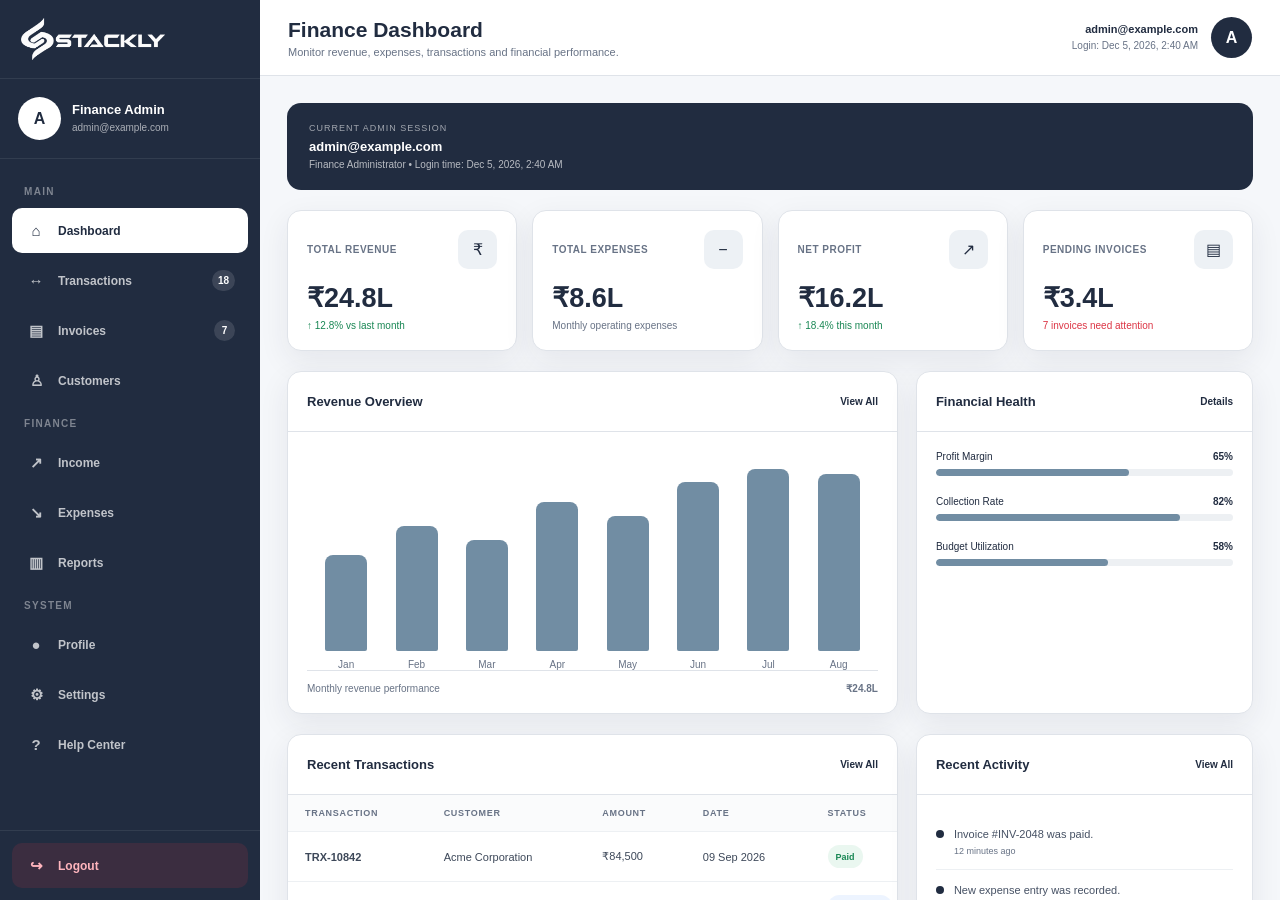
<file: admin-dashboard.html>
<!DOCTYPE html>
<html lang="en">
<head>
<meta charset="UTF-8">
<meta name="viewport" content="width=device-width, initial-scale=1.0">
<meta name="theme-color" content="#212c40">
<title>Finance Admin Dashboard | Stackly</title>

<style>
:root{
    --primary:#212c40;
    --primary-dark:#182235;
    --primary-light:#2d3a51;
    --accent:#718da3;
    --text:#212c40;
    --muted:#687386;
    --border:#dfe3e9;
    --bg:#f5f7fa;
    --white:#fff;
    --success:#198754;
    --danger:#dc3545;
    --warning:#c58b17;
    --info:#3178c6;
    --shadow:0 10px 30px rgba(33,44,64,.08);
    --radius:14px;
}
*{box-sizing:border-box;margin:0;padding:0}
html,body{width:100%;height:100%}
body{
    font-family:Inter,Arial,Helvetica,sans-serif;
    color:var(--text);
    background:var(--bg);
    overflow:hidden;
}
a{text-decoration:none;color:inherit}
button,input,select{font:inherit}
button{cursor:pointer}

.dash-shell{
    width:100%;
    height:100vh;
    height:100dvh;
    display:grid;
    grid-template-columns:260px minmax(0,1fr);
    overflow:hidden;
}

/* SIDEBAR */
.dash-sidebar{
    width:260px;
    height:100vh;
    height:100dvh;
    background:var(--primary);
    color:#fff;
    display:flex;
    flex-direction:column;
    overflow-y:auto;
    overflow-x:hidden;
    scrollbar-width:thin;
    scrollbar-color:#718da3 var(--primary);
    z-index:10000;
}
.dash-sidebar::-webkit-scrollbar{width:6px}
.dash-sidebar::-webkit-scrollbar-track{background:var(--primary)}
.dash-sidebar::-webkit-scrollbar-thumb{background:#718da3;border-radius:10px}
.dash-sidebar::-webkit-scrollbar-thumb:hover{background:#8da8bb}

.sidebar-brand{
    min-height:78px;
    padding:18px 21px;
    display:flex;
    align-items:center;
    border-bottom:1px solid rgba(255,255,255,.08);
    flex-shrink:0;
}
.sidebar-brand img{
    width:145px;
    max-width:100%;
    height:auto;
    display:block;
}
.brand-fallback{
    color:#fff;
    font-size:21px;
    font-weight:800;
    letter-spacing:1.4px;
}
.admin-profile{
    padding:18px;
    border-bottom:1px solid rgba(255,255,255,.08);
    flex-shrink:0;
}
.profile-row{display:flex;align-items:center;gap:11px}
.avatar{
    width:43px;height:43px;border-radius:50%;
    display:flex;align-items:center;justify-content:center;
    background:#fff;color:var(--primary);
    font-weight:800;flex-shrink:0;
}
.profile-copy strong{display:block;font-size:13px;margin-bottom:4px}
.profile-copy span{
    display:block;color:rgba(255,255,255,.62);font-size:10px;
    word-break:break-word;line-height:1.4;
}
.dash-menu{
    list-style:none;
    display:flex;
    flex-direction:column;
    gap:5px;
    padding:17px 12px 12px;
    flex:1;
}
.menu-label{
    color:rgba(255,255,255,.42);
    font-size:10px;font-weight:700;letter-spacing:1.3px;
    padding:10px 12px 6px;text-transform:uppercase;
}
.dash-menu a{
    min-height:45px;
    display:flex;align-items:center;gap:11px;
    padding:10px 13px;border-radius:10px;
    color:rgba(255,255,255,.72);
    font-size:12px;font-weight:650;
    transition:.2s ease;
}
.dash-menu a:hover{background:rgba(255,255,255,.08);color:#fff}
.dash-menu a.active{background:#fff;color:var(--primary)}
.menu-icon{
    width:22px;text-align:center;flex-shrink:0;font-size:15px;
}
.menu-badge{
    margin-left:auto;min-width:21px;height:21px;padding:0 6px;
    display:inline-flex;align-items:center;justify-content:center;
    border-radius:20px;background:rgba(255,255,255,.12);
    font-size:10px;color:#fff;
}
.dash-menu a.active .menu-badge{background:var(--primary)}
.sidebar-footer{
    padding:12px;border-top:1px solid rgba(255,255,255,.08);
    flex-shrink:0;
}
.logout-btn{
    width:100%;min-height:45px;border:0;border-radius:10px;
    background:rgba(220,53,69,.14);color:#ffb5bd;
    display:flex;align-items:center;gap:11px;padding:10px 13px;
    font-size:12px;font-weight:700;transition:.2s;
}
.logout-btn:hover{background:var(--danger);color:#fff}

/* MAIN */
.dash-main{
    min-width:0;
    height:100vh;height:100dvh;
    overflow-y:auto;overflow-x:hidden;
    background:var(--bg);
}
.topbar{
    min-height:76px;padding:13px 28px;
    background:rgba(255,255,255,.97);
    border-bottom:1px solid var(--border);
    display:flex;align-items:center;justify-content:space-between;gap:18px;
    position:sticky;top:0;z-index:100;
}
.topbar-left{display:flex;align-items:center;gap:13px;min-width:0}
.mobile-menu-btn{
    display:none;width:42px;height:42px;border:1px solid var(--border);
    border-radius:10px;background:#fff;color:var(--primary);font-size:18px;
}
.page-title h1{font-size:21px;margin-bottom:4px}
.page-title p{font-size:11px;color:var(--muted)}
.topbar-right{display:flex;align-items:center;gap:13px}
.login-meta{text-align:right}
.login-meta strong{
    display:block;font-size:11px;max-width:270px;
    overflow:hidden;text-overflow:ellipsis;white-space:nowrap;
}
.login-meta span{font-size:10px;color:var(--muted)}
.top-avatar{
    width:41px;height:41px;border-radius:50%;
    background:var(--primary);color:#fff;
    display:flex;align-items:center;justify-content:center;font-weight:800;
}
.content{padding:27px;max-width:1750px;margin:auto}
.dashboard-section{display:none}
.dashboard-section.active{display:block;animation:fadeUp .2s ease}
@keyframes fadeUp{from{opacity:0;transform:translateY(5px)}to{opacity:1;transform:none}}

.login-card{
    background:var(--primary);color:#fff;border-radius:var(--radius);
    padding:20px 22px;margin-bottom:20px;
}
.login-card small{
    display:block;color:rgba(255,255,255,.58);font-size:9px;
    letter-spacing:1px;text-transform:uppercase;margin-bottom:6px;
}
.login-card strong{font-size:13px;display:block;word-break:break-word}
.login-card p{color:rgba(255,255,255,.68);font-size:10px;margin-top:5px}

.stats-grid{
    display:grid;grid-template-columns:repeat(4,minmax(0,1fr));
    gap:15px;margin-bottom:20px;
}
.stat-card{
    background:#fff;border:1px solid var(--border);
    border-radius:var(--radius);padding:19px;box-shadow:var(--shadow);
}
.stat-top{display:flex;align-items:center;justify-content:space-between;gap:10px}
.stat-label{
    color:var(--muted);font-size:10px;font-weight:700;
    text-transform:uppercase;letter-spacing:.5px;
}
.stat-icon{
    width:39px;height:39px;border-radius:10px;
    background:#edf1f5;color:var(--primary);
    display:flex;align-items:center;justify-content:center;font-size:16px;
}
.stat-value{font-size:27px;font-weight:800;margin-top:13px}
.stat-change{font-size:10px;color:var(--muted);margin-top:6px}
.stat-change.success{color:var(--success)}
.stat-change.danger{color:var(--danger)}

.grid-2{
    display:grid;grid-template-columns:minmax(0,1.45fr) minmax(300px,.8fr);
    gap:18px;margin-bottom:20px;
}
.card{
    background:#fff;border:1px solid var(--border);
    border-radius:var(--radius);box-shadow:var(--shadow);overflow:hidden;
}
.card-head{
    min-height:60px;padding:15px 19px;border-bottom:1px solid var(--border);
    display:flex;align-items:center;justify-content:space-between;gap:12px;
}
.card-head h3{font-size:13px}
.card-head a,.card-head button.link-btn{
    color:var(--primary);font-size:10px;font-weight:700;
    background:none;border:0;
}
.card-body{padding:19px}

.chart{
    height:220px;display:flex;align-items:flex-end;gap:12px;
    padding:18px 10px 0;border-bottom:1px solid var(--border);
}
.bar-wrap{height:100%;flex:1;display:flex;flex-direction:column;justify-content:flex-end;align-items:center;gap:8px}
.bar{
    width:100%;max-width:42px;border-radius:8px 8px 2px 2px;
    background:var(--accent);min-height:10px;
}
.bar-label{font-size:10px;color:var(--muted)}
.chart-legend{display:flex;justify-content:space-between;padding-top:12px;font-size:10px;color:var(--muted)}

.table-wrap{width:100%;overflow-x:auto}
table{width:100%;border-collapse:collapse;min-width:650px}
th,td{
    padding:13px 17px;border-bottom:1px solid #edf0f3;
    text-align:left;font-size:11px;white-space:nowrap;
}
th{
    background:#fafbfc;color:var(--muted);font-size:9px;
    text-transform:uppercase;letter-spacing:.7px;
}
td{color:#3d4859}
tr:last-child td{border-bottom:0}
.status{
    display:inline-flex;align-items:center;min-height:23px;
    padding:4px 8px;border-radius:20px;font-size:9px;font-weight:700;
}
.status.paid,.status.success{background:#eaf7f0;color:var(--success)}
.status.pending{background:#fff6df;color:#a87500}
.status.failed,.status.overdue{background:#fff0f1;color:var(--danger)}
.status.processing{background:#edf4ff;color:var(--info)}

.activity-list{list-style:none}
.activity-item{
    display:flex;gap:10px;padding:13px 0;
    border-bottom:1px solid #edf0f3;
}
.activity-item:last-child{border-bottom:0}
.activity-dot{
    width:8px;height:8px;border-radius:50%;
    background:var(--primary);margin-top:5px;flex-shrink:0;
}
.activity-item p{font-size:11px;line-height:1.45;color:#465164}
.activity-item span{font-size:9px;color:var(--muted);display:block;margin-top:3px}

.section-head{
    display:flex;align-items:flex-end;justify-content:space-between;
    gap:15px;margin-bottom:18px;
}
.section-head h2{font-size:19px;margin-bottom:5px}
.section-head p{font-size:11px;color:var(--muted)}
.actions{display:flex;gap:8px;flex-wrap:wrap}
.btn{
    min-height:39px;padding:8px 14px;border-radius:9px;
    border:1px solid transparent;display:inline-flex;
    align-items:center;justify-content:center;gap:6px;
    font-size:10px;font-weight:700;transition:.2s;
}
.btn-primary{background:var(--primary);color:#fff}
.btn-primary:hover{background:var(--primary-dark)}
.btn-light{background:#fff;color:var(--text);border-color:var(--border)}
.btn-light:hover{border-color:var(--primary)}
.btn-danger{background:#fff0f1;color:var(--danger);border-color:#ffd7db}

.filter-bar{
    display:flex;align-items:center;gap:9px;flex-wrap:wrap;margin-bottom:15px;
}
.search-box{position:relative;flex:1;min-width:210px}
.search-box input,.filter-select,.form-control{
    width:100%;height:41px;border:1px solid var(--border);
    border-radius:9px;background:#fff;outline:0;color:var(--text);
    padding:0 12px;font-size:11px;
}
.filter-select{width:auto;min-width:145px}
.search-box input:focus,.filter-select:focus,.form-control:focus{
    border-color:var(--primary);
    box-shadow:0 0 0 3px rgba(33,44,64,.07);
}

.progress{height:7px;border-radius:10px;background:#edf0f3;overflow:hidden}
.progress span{display:block;height:100%;background:var(--accent);border-radius:10px}

.quick-grid{
    display:grid;grid-template-columns:repeat(3,1fr);gap:13px;
}
.quick-card{
    border:1px solid var(--border);border-radius:12px;padding:16px;
}
.quick-card h4{font-size:12px;margin-bottom:6px}
.quick-card p{font-size:10px;line-height:1.5;color:var(--muted);margin-bottom:12px}

.form-grid{display:grid;grid-template-columns:repeat(2,minmax(0,1fr));gap:14px}
.form-group label{display:block;font-size:10px;font-weight:700;margin-bottom:6px}
.form-group.full{grid-column:1/-1}
textarea.form-control{height:100px;padding:11px;resize:vertical}

.info-grid{
    display:grid;grid-template-columns:repeat(3,1fr);gap:14px;
}
.info-box{
    border:1px solid var(--border);border-radius:12px;padding:16px;
}
.info-box small{display:block;color:var(--muted);font-size:9px;text-transform:uppercase;letter-spacing:.6px;margin-bottom:7px}
.info-box strong{font-size:19px}

.sidebar-overlay{display:none}

/* TABLET */
@media(max-width:1200px){
    .stats-grid{grid-template-columns:repeat(2,1fr)}
    .grid-2{grid-template-columns:1fr}
}

/* MOBILE */
@media(max-width:991px){
    .dash-shell{display:block;position:relative}
    .dash-sidebar{
        position:fixed;left:0;top:0;bottom:0;
        width:280px;max-width:86vw;
        height:100vh;height:100dvh;
        transform:translateX(-105%);
        transition:transform .3s ease;
        box-shadow:12px 0 35px rgba(0,0,0,.2);
    }
    .dash-sidebar.active{transform:translateX(0)}
    .sidebar-overlay{
        display:block;position:fixed;inset:0;
        background:rgba(10,18,30,.48);z-index:9999;
        opacity:0;visibility:hidden;transition:.25s ease;
    }
    .sidebar-overlay.active{opacity:1;visibility:visible}
    .mobile-menu-btn{
        display:inline-flex;align-items:center;justify-content:center;
    }
    .dash-main{width:100%;height:100vh;height:100dvh}
    .topbar{padding:11px 18px}
    .content{padding:20px 18px}
}

/* SMALL */
@media(max-width:700px){
    .stats-grid{grid-template-columns:1fr}
    .quick-grid,.info-grid{grid-template-columns:1fr}
    .section-head{align-items:flex-start;flex-direction:column}
    .login-meta{display:none}
    .form-grid{grid-template-columns:1fr}
    .form-group.full{grid-column:auto}
}
@media(max-width:480px){
    .content{padding:15px 11px}
    .topbar{min-height:66px;padding:10px 12px}
    .page-title h1{font-size:18px}
    .page-title p{font-size:9px}
    .top-avatar{width:37px;height:37px}
    .stat-card{padding:16px}
    .stat-value{font-size:25px}
    .sidebar-brand{padding-left:18px;padding-right:18px}
}
</style>
</head>

<body>

<div class="dash-shell">

    <!-- SIDEBAR -->
    <aside class="dash-sidebar" id="dashSidebar">

        <div class="sidebar-brand">
            <a href="index.html" aria-label="Stackly Home">
                <img src="images/logo.webp"
                     alt="STACKLY"
                     onerror="this.style.display='none';document.getElementById('brandFallback').style.display='block';">
            </a>
        </div>

        <div class="admin-profile">
            <div class="profile-row">
                <div class="avatar" id="sideAvatar">A</div>
                <div class="profile-copy">
                    <strong>Finance Admin</strong>
                    <span id="sideEmail">admin@example.com</span>
                </div>
            </div>
        </div>

        <ul class="dash-menu">

            <li class="menu-label">Main</li>

            <li>
                <a href="#dashboard" class="menu-link active" data-section="dashboard">
                    <span class="menu-icon">⌂</span>
                    <span>Dashboard</span>
                </a>
            </li>

            <li>
                <a href="#transactions" class="menu-link" data-section="transactions">
                    <span class="menu-icon">↔</span>
                    <span>Transactions</span>
                    <span class="menu-badge">18</span>
                </a>
            </li>

            <li>
                <a href="#invoices" class="menu-link" data-section="invoices">
                    <span class="menu-icon">▤</span>
                    <span>Invoices</span>
                    <span class="menu-badge">7</span>
                </a>
            </li>

            <li>
                <a href="#customers" class="menu-link" data-section="customers">
                    <span class="menu-icon">♙</span>
                    <span>Customers</span>
                </a>
            </li>

            <li class="menu-label">Finance</li>

            <li>
                <a href="#income" class="menu-link" data-section="income">
                    <span class="menu-icon">↗</span>
                    <span>Income</span>
                </a>
            </li>

            <li>
                <a href="#expenses" class="menu-link" data-section="expenses">
                    <span class="menu-icon">↘</span>
                    <span>Expenses</span>
                </a>
            </li>

            <li>
                <a href="#reports" class="menu-link" data-section="reports">
                    <span class="menu-icon">▥</span>
                    <span>Reports</span>
                </a>
            </li>

            <li class="menu-label">System</li>

            <li>
                <a href="#profile" class="menu-link" data-section="profile">
                    <span class="menu-icon">●</span>
                    <span>Profile</span>
                </a>
            </li>

            <li>
                <a href="#settings" class="menu-link" data-section="settings">
                    <span class="menu-icon">⚙</span>
                    <span>Settings</span>
                </a>
            </li>

            <li>
                <a href="404.html">
                    <span class="menu-icon">?</span>
                    <span>Help Center</span>
                </a>
            </li>

        </ul>

        <div class="sidebar-footer">
            <button type="button" class="logout-btn" id="logoutBtn">
                <span class="menu-icon">↪</span>
                <span>Logout</span>
            </button>
        </div>

    </aside>

    <div class="sidebar-overlay" id="sidebarOverlay"></div>

    <!-- MAIN -->
    <main class="dash-main">

        <header class="topbar">

            <div class="topbar-left">
                <button class="mobile-menu-btn" id="mobileMenuBtn" type="button" aria-label="Open sidebar">☰</button>

                <div class="page-title">
                    <h1 id="pageHeading">Finance Dashboard</h1>
                    <p id="pageSubheading">Monitor revenue, expenses, transactions and financial performance.</p>
                </div>
            </div>

            <div class="topbar-right">
                <div class="login-meta">
                    <strong id="topEmail">admin@example.com</strong>
                    <span>Login: <span id="loginTime">--</span></span>
                </div>
                <div class="top-avatar" id="topAvatar">A</div>
            </div>

        </header>

        <div class="content">

            <!-- DASHBOARD -->
            <section class="dashboard-section active" id="section-dashboard">

                <div class="login-card">
                    <small>Current Admin Session</small>
                    <strong id="welcomeEmail">admin@example.com</strong>
                    <p>Finance Administrator • Login time: <span id="welcomeLoginTime">--</span></p>
                </div>

                <div class="stats-grid">

                    <div class="stat-card">
                        <div class="stat-top">
                            <div class="stat-label">Total Revenue</div>
                            <div class="stat-icon">₹</div>
                        </div>
                        <div class="stat-value">₹24.8L</div>
                        <div class="stat-change success">↑ 12.8% vs last month</div>
                    </div>

                    <div class="stat-card">
                        <div class="stat-top">
                            <div class="stat-label">Total Expenses</div>
                            <div class="stat-icon">−</div>
                        </div>
                        <div class="stat-value">₹8.6L</div>
                        <div class="stat-change">Monthly operating expenses</div>
                    </div>

                    <div class="stat-card">
                        <div class="stat-top">
                            <div class="stat-label">Net Profit</div>
                            <div class="stat-icon">↗</div>
                        </div>
                        <div class="stat-value">₹16.2L</div>
                        <div class="stat-change success">↑ 18.4% this month</div>
                    </div>

                    <div class="stat-card">
                        <div class="stat-top">
                            <div class="stat-label">Pending Invoices</div>
                            <div class="stat-icon">▤</div>
                        </div>
                        <div class="stat-value">₹3.4L</div>
                        <div class="stat-change danger">7 invoices need attention</div>
                    </div>

                </div>

                <div class="grid-2">

                    <div class="card">
                        <div class="card-head">
                            <h3>Revenue Overview</h3>
                            <a href="404.html">View All</a>
                        </div>

                        <div class="card-body">
                            <div class="chart">
                                <div class="bar-wrap"><div class="bar" style="height:48%"></div><span class="bar-label">Jan</span></div>
                                <div class="bar-wrap"><div class="bar" style="height:62%"></div><span class="bar-label">Feb</span></div>
                                <div class="bar-wrap"><div class="bar" style="height:55%"></div><span class="bar-label">Mar</span></div>
                                <div class="bar-wrap"><div class="bar" style="height:74%"></div><span class="bar-label">Apr</span></div>
                                <div class="bar-wrap"><div class="bar" style="height:67%"></div><span class="bar-label">May</span></div>
                                <div class="bar-wrap"><div class="bar" style="height:84%"></div><span class="bar-label">Jun</span></div>
                                <div class="bar-wrap"><div class="bar" style="height:92%"></div><span class="bar-label">Jul</span></div>
                                <div class="bar-wrap"><div class="bar" style="height:88%"></div><span class="bar-label">Aug</span></div>
                            </div>
                            <div class="chart-legend">
                                <span>Monthly revenue performance</span>
                                <strong>₹24.8L</strong>
                            </div>
                        </div>
                    </div>

                    <div class="card">
                        <div class="card-head">
                            <h3>Financial Health</h3>
                            <a href="404.html">Details</a>
                        </div>

                        <div class="card-body">

                            <div style="margin-bottom:20px">
                                <div style="display:flex;justify-content:space-between;font-size:10px;margin-bottom:7px">
                                    <span>Profit Margin</span><strong>65%</strong>
                                </div>
                                <div class="progress"><span style="width:65%"></span></div>
                            </div>

                            <div style="margin-bottom:20px">
                                <div style="display:flex;justify-content:space-between;font-size:10px;margin-bottom:7px">
                                    <span>Collection Rate</span><strong>82%</strong>
                                </div>
                                <div class="progress"><span style="width:82%"></span></div>
                            </div>

                            <div>
                                <div style="display:flex;justify-content:space-between;font-size:10px;margin-bottom:7px">
                                    <span>Budget Utilization</span><strong>58%</strong>
                                </div>
                                <div class="progress"><span style="width:58%"></span></div>
                            </div>

                        </div>
                    </div>

                </div>

                <div class="grid-2">

                    <div class="card">
                        <div class="card-head">
                            <h3>Recent Transactions</h3>
                            <a href="#transactions" class="section-link" data-section-link="transactions">View All</a>
                        </div>

                        <div class="table-wrap">
                            <table>
                                <thead>
                                    <tr>
                                        <th>Transaction</th>
                                        <th>Customer</th>
                                        <th>Amount</th>
                                        <th>Date</th>
                                        <th>Status</th>
                                    </tr>
                                </thead>
                                <tbody>
                                    <tr>
                                        <td><strong>TRX-10842</strong></td>
                                        <td>Acme Corporation</td>
                                        <td>₹84,500</td>
                                        <td>09 Sep 2026</td>
                                        <td><span class="status paid">Paid</span></td>
                                    </tr>
                                    <tr>
                                        <td><strong>TRX-10841</strong></td>
                                        <td>Nova Systems</td>
                                        <td>₹56,200</td>
                                        <td>09 Sep 2026</td>
                                        <td><span class="status processing">Processing</span></td>
                                    </tr>
                                    <tr>
                                        <td><strong>TRX-10840</strong></td>
                                        <td>Bright Labs</td>
                                        <td>₹32,800</td>
                                        <td>08 Sep 2026</td>
                                        <td><span class="status paid">Paid</span></td>
                                    </tr>
                                    <tr>
                                        <td><strong>TRX-10839</strong></td>
                                        <td>Vertex Media</td>
                                        <td>₹18,900</td>
                                        <td>08 Sep 2026</td>
                                        <td><span class="status pending">Pending</span></td>
                                    </tr>
                                </tbody>
                            </table>
                        </div>
                    </div>

                    <div class="card">
                        <div class="card-head">
                            <h3>Recent Activity</h3>
                            <a href="#reports" class="section-link" data-section-link="reports">View All</a>
                        </div>

                        <div class="card-body">
                            <ul class="activity-list">
                                <li class="activity-item">
                                    <span class="activity-dot"></span>
                                    <div><p>Invoice #INV-2048 was paid.</p><span>12 minutes ago</span></div>
                                </li>
                                <li class="activity-item">
                                    <span class="activity-dot"></span>
                                    <div><p>New expense entry was recorded.</p><span>38 minutes ago</span></div>
                                </li>
                                <li class="activity-item">
                                    <span class="activity-dot"></span>
                                    <div><p>Monthly financial report generated.</p><span>1 hour ago</span></div>
                                </li>
                                <li class="activity-item">
                                    <span class="activity-dot"></span>
                                    <div><p>Customer payment received.</p><span>2 hours ago</span></div>
                                </li>
                            </ul>
                        </div>
                    </div>

                </div>

                <div class="card">
                    <div class="card-head"><h3>Quick Finance Management</h3></div>
                    <div class="card-body">
                        <div class="quick-grid">
                            <div class="quick-card">
                                <h4>Create Invoice</h4>
                                <p>Create a new invoice for a customer or business account.</p>
                                <a href="404.html" class="btn btn-primary">Create Invoice</a>
                            </div>
                            <div class="quick-card">
                                <h4>Add Expense</h4>
                                <p>Record a new business expense and assign a category.</p>
                                <a href="404.html" class="btn btn-primary">Add Expense</a>
                            </div>
                            <div class="quick-card">
                                <h4>Financial Report</h4>
                                <p>Open detailed revenue, expense and profit reports.</p>
                                <a href="404.html" class="btn btn-primary">View Report</a>
                            </div>
                        </div>
                    </div>
                </div>

            </section>


            <!-- TRANSACTIONS -->
            <section class="dashboard-section" id="section-transactions">
                <div class="section-head">
                    <div>
                        <h2>Transactions</h2>
                        <p>Monitor incoming and outgoing financial transactions.</p>
                    </div>
                    <div class="actions">
                        <a href="404.html" class="btn btn-primary">+ Add Transaction</a>
                        <a href="404.html" class="btn btn-light">View All</a>
                    </div>
                </div>

                <div class="filter-bar">
                    <div class="search-box">
                        <input id="transactionSearch" type="search" placeholder="Search transaction or customer...">
                    </div>
                    <select id="transactionFilter" class="filter-select">
                        <option value="">All Status</option>
                        <option value="Paid">Paid</option>
                        <option value="Pending">Pending</option>
                        <option value="Processing">Processing</option>
                        <option value="Failed">Failed</option>
                    </select>
                    <a href="404.html" class="btn btn-light">Filter</a>
                </div>

                <div class="card">
                    <div class="table-wrap">
                        <table id="transactionTable">
                            <thead>
                                <tr>
                                    <th>Transaction ID</th>
                                    <th>Customer</th>
                                    <th>Type</th>
                                    <th>Amount</th>
                                    <th>Date</th>
                                    <th>Status</th>
                                    <th>Action</th>
                                </tr>
                            </thead>
                            <tbody>
                                <tr><td>TRX-10842</td><td>Acme Corporation</td><td>Income</td><td>₹84,500</td><td>09 Sep 2026</td><td><span class="status paid">Paid</span></td><td><a href="404.html" class="btn btn-light">View</a></td></tr>
                                <tr><td>TRX-10841</td><td>Nova Systems</td><td>Income</td><td>₹56,200</td><td>09 Sep 2026</td><td><span class="status processing">Processing</span></td><td><a href="404.html" class="btn btn-light">View</a></td></tr>
                                <tr><td>TRX-10840</td><td>Bright Labs</td><td>Income</td><td>₹32,800</td><td>08 Sep 2026</td><td><span class="status paid">Paid</span></td><td><a href="404.html" class="btn btn-light">View</a></td></tr>
                                <tr><td>TRX-10839</td><td>Vertex Media</td><td>Expense</td><td>₹18,900</td><td>08 Sep 2026</td><td><span class="status pending">Pending</span></td><td><a href="404.html" class="btn btn-light">View</a></td></tr>
                                <tr><td>TRX-10838</td><td>Urban Works</td><td>Income</td><td>₹45,600</td><td>07 Sep 2026</td><td><span class="status paid">Paid</span></td><td><a href="404.html" class="btn btn-light">View</a></td></tr>
                            </tbody>
                        </table>
                    </div>
                </div>
            </section>


            <!-- INVOICES -->
            <section class="dashboard-section" id="section-invoices">
                <div class="section-head">
                    <div>
                        <h2>Invoices</h2>
                        <p>Create, manage and track customer invoices.</p>
                    </div>
                    <div class="actions">
                        <a href="404.html" class="btn btn-primary">+ Create Invoice</a>
                        <a href="404.html" class="btn btn-light">View All</a>
                    </div>
                </div>

                <div class="stats-grid">
                    <div class="stat-card"><div class="stat-label">Total Invoiced</div><div class="stat-value">₹12.8L</div></div>
                    <div class="stat-card"><div class="stat-label">Paid</div><div class="stat-value">₹9.4L</div></div>
                    <div class="stat-card"><div class="stat-label">Pending</div><div class="stat-value">₹3.4L</div></div>
                    <div class="stat-card"><div class="stat-label">Overdue</div><div class="stat-value">₹82K</div></div>
                </div>

                <div class="card">
                    <div class="table-wrap">
                        <table>
                            <thead>
                                <tr><th>Invoice</th><th>Customer</th><th>Issue Date</th><th>Due Date</th><th>Amount</th><th>Status</th><th>Action</th></tr>
                            </thead>
                            <tbody>
                                <tr><td>INV-2048</td><td>Acme Corporation</td><td>01 Sep 2026</td><td>15 Sep 2026</td><td>₹84,500</td><td><span class="status paid">Paid</span></td><td><a href="404.html" class="btn btn-light">Manage</a></td></tr>
                                <tr><td>INV-2047</td><td>Nova Systems</td><td>01 Sep 2026</td><td>12 Sep 2026</td><td>₹56,200</td><td><span class="status pending">Pending</span></td><td><a href="404.html" class="btn btn-light">Manage</a></td></tr>
                                <tr><td>INV-2046</td><td>Bright Labs</td><td>28 Aug 2026</td><td>07 Sep 2026</td><td>₹32,800</td><td><span class="status overdue">Overdue</span></td><td><a href="404.html" class="btn btn-light">Manage</a></td></tr>
                                <tr><td>INV-2045</td><td>Vertex Media</td><td>25 Aug 2026</td><td>10 Sep 2026</td><td>₹18,900</td><td><span class="status processing">Processing</span></td><td><a href="404.html" class="btn btn-light">Manage</a></td></tr>
                            </tbody>
                        </table>
                    </div>
                </div>
            </section>


            <!-- CUSTOMERS -->
            <section class="dashboard-section" id="section-customers">
                <div class="section-head">
                    <div>
                        <h2>Customers</h2>
                        <p>Manage customers and review account balances.</p>
                    </div>
                    <div class="actions">
                        <a href="404.html" class="btn btn-primary">+ Add Customer</a>
                        <a href="404.html" class="btn btn-light">View All</a>
                    </div>
                </div>

                <div class="filter-bar">
                    <div class="search-box"><input id="customerSearch" type="search" placeholder="Search customer..."></div>
                    <a href="404.html" class="btn btn-light">Filter</a>
                </div>

                <div class="card">
                    <div class="table-wrap">
                        <table id="customerTable">
                            <thead><tr><th>Customer</th><th>Email</th><th>Invoices</th><th>Total Paid</th><th>Balance</th><th>Status</th><th>Action</th></tr></thead>
                            <tbody>
                                <tr><td>Acme Corporation</td><td>accounts@acme.com</td><td>18</td><td>₹6.8L</td><td>₹84,500</td><td><span class="status paid">Good</span></td><td><a href="404.html" class="btn btn-light">Manage</a></td></tr>
                                <tr><td>Nova Systems</td><td>finance@nova.com</td><td>12</td><td>₹4.2L</td><td>₹56,200</td><td><span class="status pending">Pending</span></td><td><a href="404.html" class="btn btn-light">Manage</a></td></tr>
                                <tr><td>Bright Labs</td><td>billing@brightlabs.com</td><td>9</td><td>₹2.9L</td><td>₹32,800</td><td><span class="status paid">Good</span></td><td><a href="404.html" class="btn btn-light">Manage</a></td></tr>
                                <tr><td>Vertex Media</td><td>accounts@vertexmedia.com</td><td>7</td><td>₹1.8L</td><td>₹18,900</td><td><span class="status overdue">Overdue</span></td><td><a href="404.html" class="btn btn-light">Manage</a></td></tr>
                            </tbody>
                        </table>
                    </div>
                </div>
            </section>


            <!-- INCOME -->
            <section class="dashboard-section" id="section-income">
                <div class="section-head">
                    <div>
                        <h2>Income</h2>
                        <p>Review revenue sources and income performance.</p>
                    </div>
                    <div class="actions">
                        <a href="404.html" class="btn btn-primary">+ Add Income</a>
                        <a href="404.html" class="btn btn-light">View All</a>
                    </div>
                </div>

                <div class="stats-grid">
                    <div class="stat-card"><div class="stat-label">Today</div><div class="stat-value">₹1.42L</div><div class="stat-change success">↑ 8.4%</div></div>
                    <div class="stat-card"><div class="stat-label">This Week</div><div class="stat-value">₹5.86L</div></div>
                    <div class="stat-card"><div class="stat-label">This Month</div><div class="stat-value">₹24.8L</div><div class="stat-change success">↑ 12.8%</div></div>
                    <div class="stat-card"><div class="stat-label">This Year</div><div class="stat-value">₹2.18Cr</div></div>
                </div>

                <div class="card">
                    <div class="table-wrap">
                        <table>
                            <thead><tr><th>Reference</th><th>Source</th><th>Category</th><th>Date</th><th>Amount</th><th>Status</th><th>Action</th></tr></thead>
                            <tbody>
                                <tr><td>INC-7021</td><td>Acme Corporation</td><td>Subscription</td><td>09 Sep 2026</td><td>₹84,500</td><td><span class="status paid">Received</span></td><td><a href="404.html" class="btn btn-light">View</a></td></tr>
                                <tr><td>INC-7020</td><td>Nova Systems</td><td>Services</td><td>09 Sep 2026</td><td>₹56,200</td><td><span class="status processing">Processing</span></td><td><a href="404.html" class="btn btn-light">View</a></td></tr>
                                <tr><td>INC-7019</td><td>Bright Labs</td><td>License</td><td>08 Sep 2026</td><td>₹32,800</td><td><span class="status paid">Received</span></td><td><a href="404.html" class="btn btn-light">View</a></td></tr>
                            </tbody>
                        </table>
                    </div>
                </div>
            </section>


            <!-- EXPENSES -->
            <section class="dashboard-section" id="section-expenses">
                <div class="section-head">
                    <div>
                        <h2>Expenses</h2>
                        <p>Track operating expenses and budget utilization.</p>
                    </div>
                    <div class="actions">
                        <a href="404.html" class="btn btn-primary">+ Add Expense</a>
                        <a href="404.html" class="btn btn-light">View All</a>
                    </div>
                </div>

                <div class="stats-grid">
                    <div class="stat-card"><div class="stat-label">Monthly Expenses</div><div class="stat-value">₹8.6L</div></div>
                    <div class="stat-card"><div class="stat-label">Payroll</div><div class="stat-value">₹4.1L</div></div>
                    <div class="stat-card"><div class="stat-label">Operations</div><div class="stat-value">₹2.7L</div></div>
                    <div class="stat-card"><div class="stat-label">Other</div><div class="stat-value">₹1.8L</div></div>
                </div>

                <div class="card">
                    <div class="table-wrap">
                        <table>
                            <thead><tr><th>Reference</th><th>Category</th><th>Description</th><th>Date</th><th>Amount</th><th>Status</th><th>Action</th></tr></thead>
                            <tbody>
                                <tr><td>EXP-4102</td><td>Payroll</td><td>Monthly salary processing</td><td>08 Sep 2026</td><td>₹4.1L</td><td><span class="status paid">Approved</span></td><td><a href="404.html" class="btn btn-light">View</a></td></tr>
                                <tr><td>EXP-4101</td><td>Operations</td><td>Office and platform costs</td><td>07 Sep 2026</td><td>₹2.7L</td><td><span class="status paid">Approved</span></td><td><a href="404.html" class="btn btn-light">View</a></td></tr>
                                <tr><td>EXP-4100</td><td>Marketing</td><td>Campaign expenses</td><td>06 Sep 2026</td><td>₹84,000</td><td><span class="status pending">Pending</span></td><td><a href="404.html" class="btn btn-light">View</a></td></tr>
                            </tbody>
                        </table>
                    </div>
                </div>
            </section>


            <!-- REPORTS -->
            <section class="dashboard-section" id="section-reports">
                <div class="section-head">
                    <div>
                        <h2>Financial Reports</h2>
                        <p>Review business financial performance and reporting tools.</p>
                    </div>
                    <div class="actions">
                        <a href="404.html" class="btn btn-primary">Generate Report</a>
                        <a href="404.html" class="btn btn-light">View All</a>
                    </div>
                </div>

                <div class="info-grid">
                    <div class="info-box"><small>Gross Revenue</small><strong>₹24.8L</strong></div>
                    <div class="info-box"><small>Total Expenses</small><strong>₹8.6L</strong></div>
                    <div class="info-box"><small>Net Profit</small><strong>₹16.2L</strong></div>
                </div>

                <br>

                <div class="card">
                    <div class="card-head">
                        <h3>Available Reports</h3>
                        <a href="404.html">View All</a>
                    </div>
                    <div class="table-wrap">
                        <table>
                            <thead><tr><th>Report</th><th>Period</th><th>Generated</th><th>Status</th><th>Action</th></tr></thead>
                            <tbody>
                                <tr><td>Monthly Profit & Loss</td><td>August 2026</td><td>01 Sep 2026</td><td><span class="status paid">Ready</span></td><td><a href="404.html" class="btn btn-light">View</a></td></tr>
                                <tr><td>Revenue Report</td><td>August 2026</td><td>01 Sep 2026</td><td><span class="status paid">Ready</span></td><td><a href="404.html" class="btn btn-light">View</a></td></tr>
                                <tr><td>Expense Report</td><td>August 2026</td><td>01 Sep 2026</td><td><span class="status paid">Ready</span></td><td><a href="404.html" class="btn btn-light">View</a></td></tr>
                                <tr><td>Outstanding Invoice Report</td><td>September 2026</td><td>09 Sep 2026</td><td><span class="status processing">Processing</span></td><td><a href="404.html" class="btn btn-light">View</a></td></tr>
                            </tbody>
                        </table>
                    </div>
                </div>
            </section>


            <!-- PROFILE -->
            <section class="dashboard-section" id="section-profile">
                <div class="section-head">
                    <div>
                        <h2>Admin Profile</h2>
                        <p>View your finance administrator account details.</p>
                    </div>
                    <a href="404.html" class="btn btn-primary">Edit Profile</a>
                </div>

                <div class="card">
                    <div class="card-body">
                        <div class="form-grid">
                            <div class="form-group">
                                <label>Role</label>
                                <input class="form-control" value="Finance Administrator" readonly>
                            </div>
                            <div class="form-group">
                                <label>Email</label>
                                <input class="form-control" id="profileEmail" value="admin@example.com" readonly>
                            </div>
                            <div class="form-group">
                                <label>Login Time</label>
                                <input class="form-control" id="profileLoginTime" value="--" readonly>
                            </div>
                            <div class="form-group">
                                <label>Account Status</label>
                                <input class="form-control" value="Active" readonly>
                            </div>
                            <div class="form-group full">
                                <label>Account Information</label>
                                <textarea class="form-control" readonly>Finance administration access is active for this demo dashboard. Connect this interface to your backend finance system for production use.</textarea>
                            </div>
                        </div>
                    </div>
                </div>
            </section>


            <!-- SETTINGS -->
            <section class="dashboard-section" id="section-settings">
                <div class="section-head">
                    <div>
                        <h2>Settings</h2>
                        <p>Manage finance dashboard preferences.</p>
                    </div>
                    <a href="404.html" class="btn btn-primary">Save Changes</a>
                </div>

                <div class="card">
                    <div class="card-body">
                        <div class="form-grid">
                            <div class="form-group">
                                <label>Business Name</label>
                                <input class="form-control" value="STACKLY">
                            </div>
                            <div class="form-group">
                                <label>Finance Email</label>
                                <input class="form-control" id="settingsEmail" value="admin@example.com">
                            </div>
                            <div class="form-group">
                                <label>Currency</label>
                                <select class="form-control"><option>INR - ₹</option><option>USD - $</option><option>EUR - €</option></select>
                            </div>
                            <div class="form-group">
                                <label>Timezone</label>
                                <select class="form-control"><option>Asia/Kolkata</option><option>UTC</option></select>
                            </div>
                            <div class="form-group full">
                                <label>System Status</label>
                                <input class="form-control" value="Finance dashboard is active and running normally." readonly>
                            </div>
                        </div>
                    </div>
                </div>
            </section>

        </div>
    </main>
</div>

<script>
/* =========================================
   LOGIN / SESSION INFORMATION
========================================= */

const storedEmail =
    sessionStorage.getItem("stacklyEmail") ||
    localStorage.getItem("stacklySignupEmail") ||
    "admin@example.com";

let loginTime =
    sessionStorage.getItem("stacklyLoginTime");

if (!loginTime) {
    loginTime = new Date().toLocaleString([], {
        dateStyle: "medium",
        timeStyle: "short"
    });
    sessionStorage.setItem("stacklyLoginTime", loginTime);
}

function setText(id, value) {
    const el = document.getElementById(id);
    if (el) el.textContent = value;
}

function setValue(id, value) {
    const el = document.getElementById(id);
    if (el) el.value = value;
}

setText("sideEmail", storedEmail);
setText("topEmail", storedEmail);
setText("welcomeEmail", storedEmail);
setText("loginTime", loginTime);
setText("welcomeLoginTime", loginTime);

setValue("profileEmail", storedEmail);
setValue("profileLoginTime", loginTime);
setValue("settingsEmail", storedEmail);

const initial = storedEmail.charAt(0).toUpperCase() || "A";
setText("sideAvatar", initial);
setText("topAvatar", initial);


/* =========================================
   MOBILE SIDEBAR
========================================= */

const sidebar = document.getElementById("dashSidebar");
const overlay = document.getElementById("sidebarOverlay");
const mobileMenuBtn = document.getElementById("mobileMenuBtn");

function openSidebar() {
    sidebar.classList.add("active");
    overlay.classList.add("active");
}

function closeSidebar() {
    sidebar.classList.remove("active");
    overlay.classList.remove("active");
}

mobileMenuBtn.addEventListener("click", openSidebar);
overlay.addEventListener("click", closeSidebar);


/* =========================================
   SECTION NAVIGATION
========================================= */

const sectionData = {
    dashboard: ["Finance Dashboard", "Monitor revenue, expenses, transactions and financial performance."],
    transactions: ["Transactions", "Monitor incoming and outgoing financial transactions."],
    invoices: ["Invoices", "Create, manage and track customer invoices."],
    customers: ["Customers", "Manage customers and review account balances."],
    income: ["Income", "Review revenue sources and income performance."],
    expenses: ["Expenses", "Track operating expenses and budget utilization."],
    reports: ["Financial Reports", "Review business financial performance and reporting tools."],
    profile: ["Admin Profile", "View your finance administrator account details."],
    settings: ["Settings", "Manage finance dashboard preferences."]
};

function showSection(name) {
    if (!sectionData[name]) name = "dashboard";

    document.querySelectorAll(".dashboard-section").forEach(section => {
        section.classList.remove("active");
    });

    const target = document.getElementById("section-" + name);
    if (target) target.classList.add("active");

    document.querySelectorAll(".menu-link[data-section]").forEach(link => {
        link.classList.toggle("active", link.dataset.section === name);
    });

    setText("pageHeading", sectionData[name][0]);
    setText("pageSubheading", sectionData[name][1]);

    closeSidebar();

    document.querySelector(".dash-main").scrollTo({
        top: 0,
        behavior: "smooth"
    });

    history.replaceState(null, "", "#" + name);
}

document.querySelectorAll(".menu-link[data-section]").forEach(link => {
    link.addEventListener("click", function(event) {
        event.preventDefault();
        showSection(this.dataset.section);
    });
});

document.querySelectorAll("[data-section-link]").forEach(link => {
    link.addEventListener("click", function(event) {
        event.preventDefault();
        showSection(this.dataset.sectionLink);
    });
});

const hashSection = window.location.hash.replace("#", "");
if (sectionData[hashSection]) {
    showSection(hashSection);
}


/* =========================================
   TRANSACTION SEARCH / FILTER
========================================= */

const transactionSearch = document.getElementById("transactionSearch");
const transactionFilter = document.getElementById("transactionFilter");

function filterTransactions() {
    const search = (transactionSearch.value || "").toLowerCase().trim();
    const status = (transactionFilter.value || "").toLowerCase().trim();

    document.querySelectorAll("#transactionTable tbody tr").forEach(row => {
        const text = row.textContent.toLowerCase();
        const rowStatus = row.querySelector(".status")?.textContent.toLowerCase().trim() || "";

        row.style.display =
            (!search || text.includes(search)) &&
            (!status || rowStatus === status)
                ? ""
                : "none";
    });
}

transactionSearch.addEventListener("input", filterTransactions);
transactionFilter.addEventListener("change", filterTransactions);


/* =========================================
   CUSTOMER SEARCH
========================================= */

const customerSearch = document.getElementById("customerSearch");

customerSearch.addEventListener("input", function() {
    const search = this.value.toLowerCase().trim();

    document.querySelectorAll("#customerTable tbody tr").forEach(row => {
        row.style.display =
            !search || row.textContent.toLowerCase().includes(search)
                ? ""
                : "none";
    });
});


/* =========================================
   LOGOUT
   Logout ALWAYS goes to login.html
========================================= */

document.getElementById("logoutBtn").addEventListener("click", function() {

    const confirmed = window.confirm(
        "Are you sure you want to logout?"
    );

    if (!confirmed) return;

    sessionStorage.removeItem("stacklyLoggedIn");
    sessionStorage.removeItem("stacklyRole");
    sessionStorage.removeItem("stacklyEmail");
    sessionStorage.removeItem("stacklyLoginTime");

    window.location.href = "login.html";
});
</script>

</body>
</html>
</file>
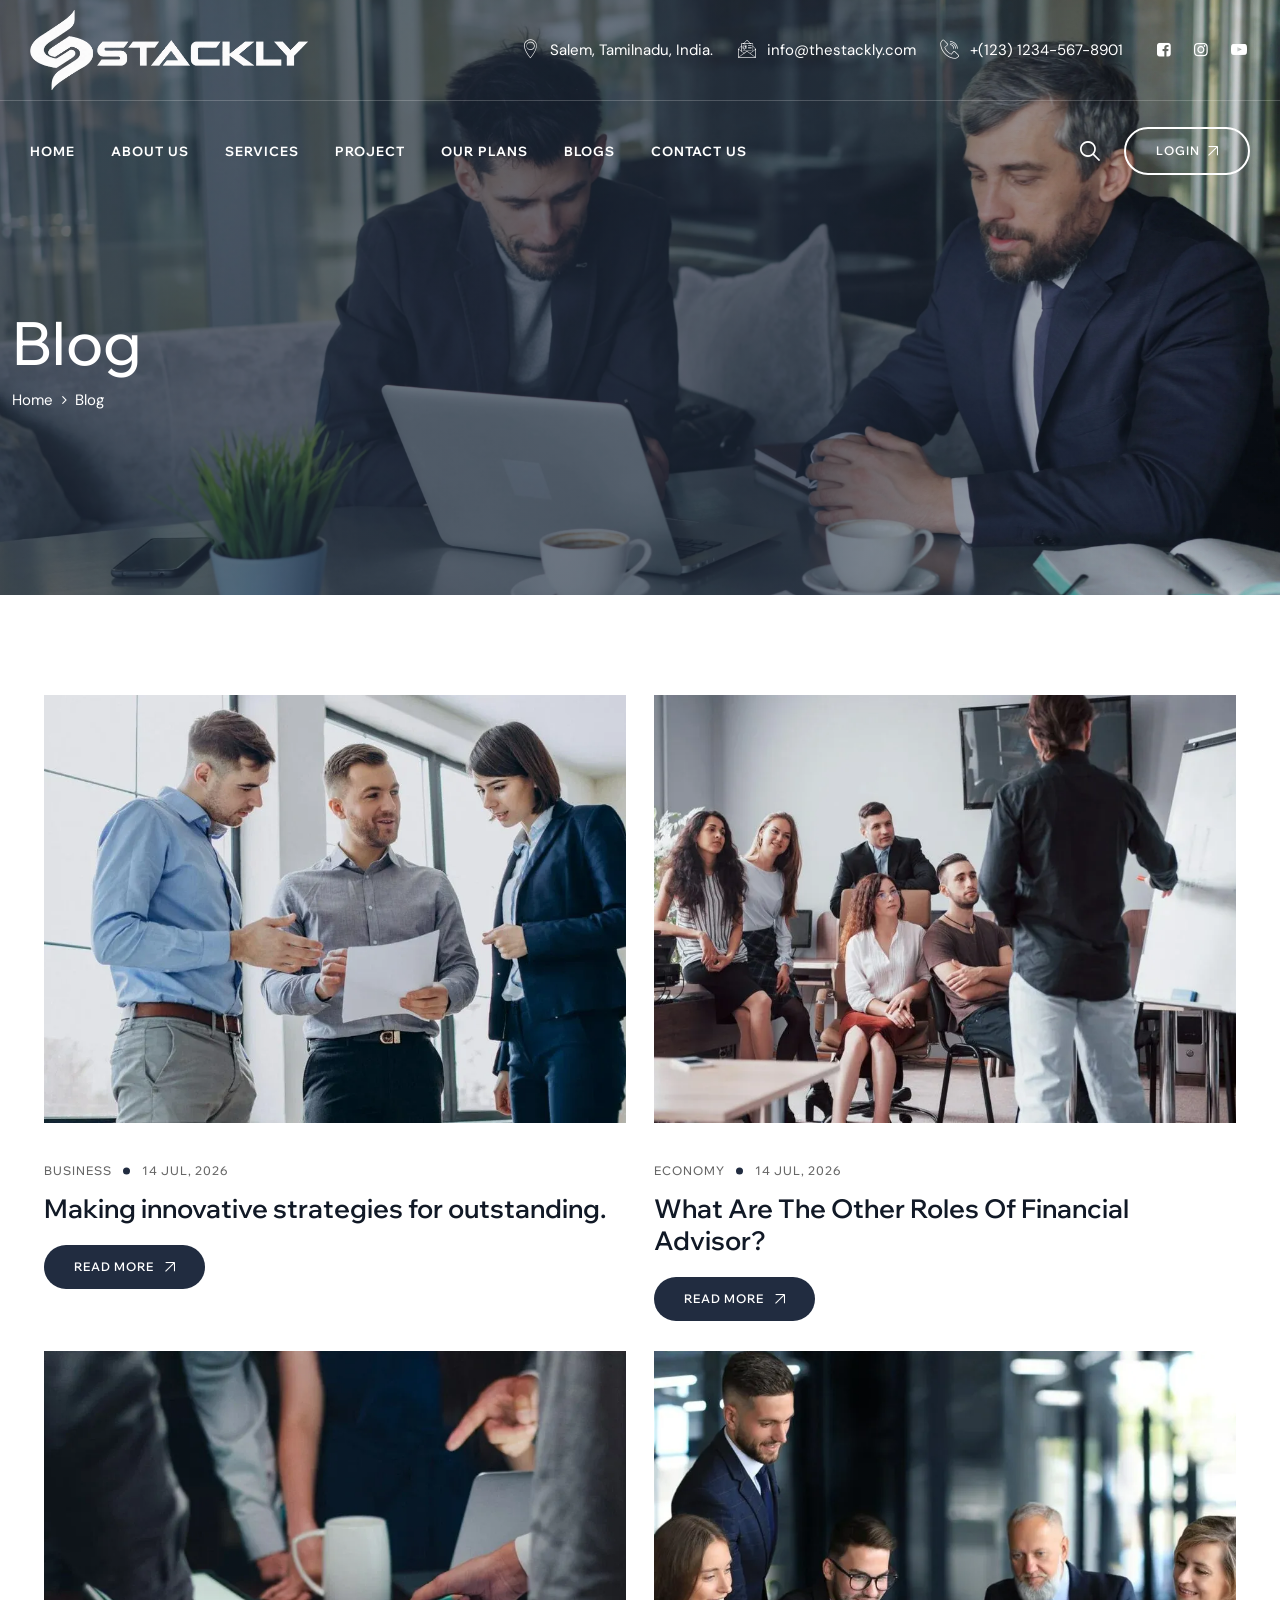
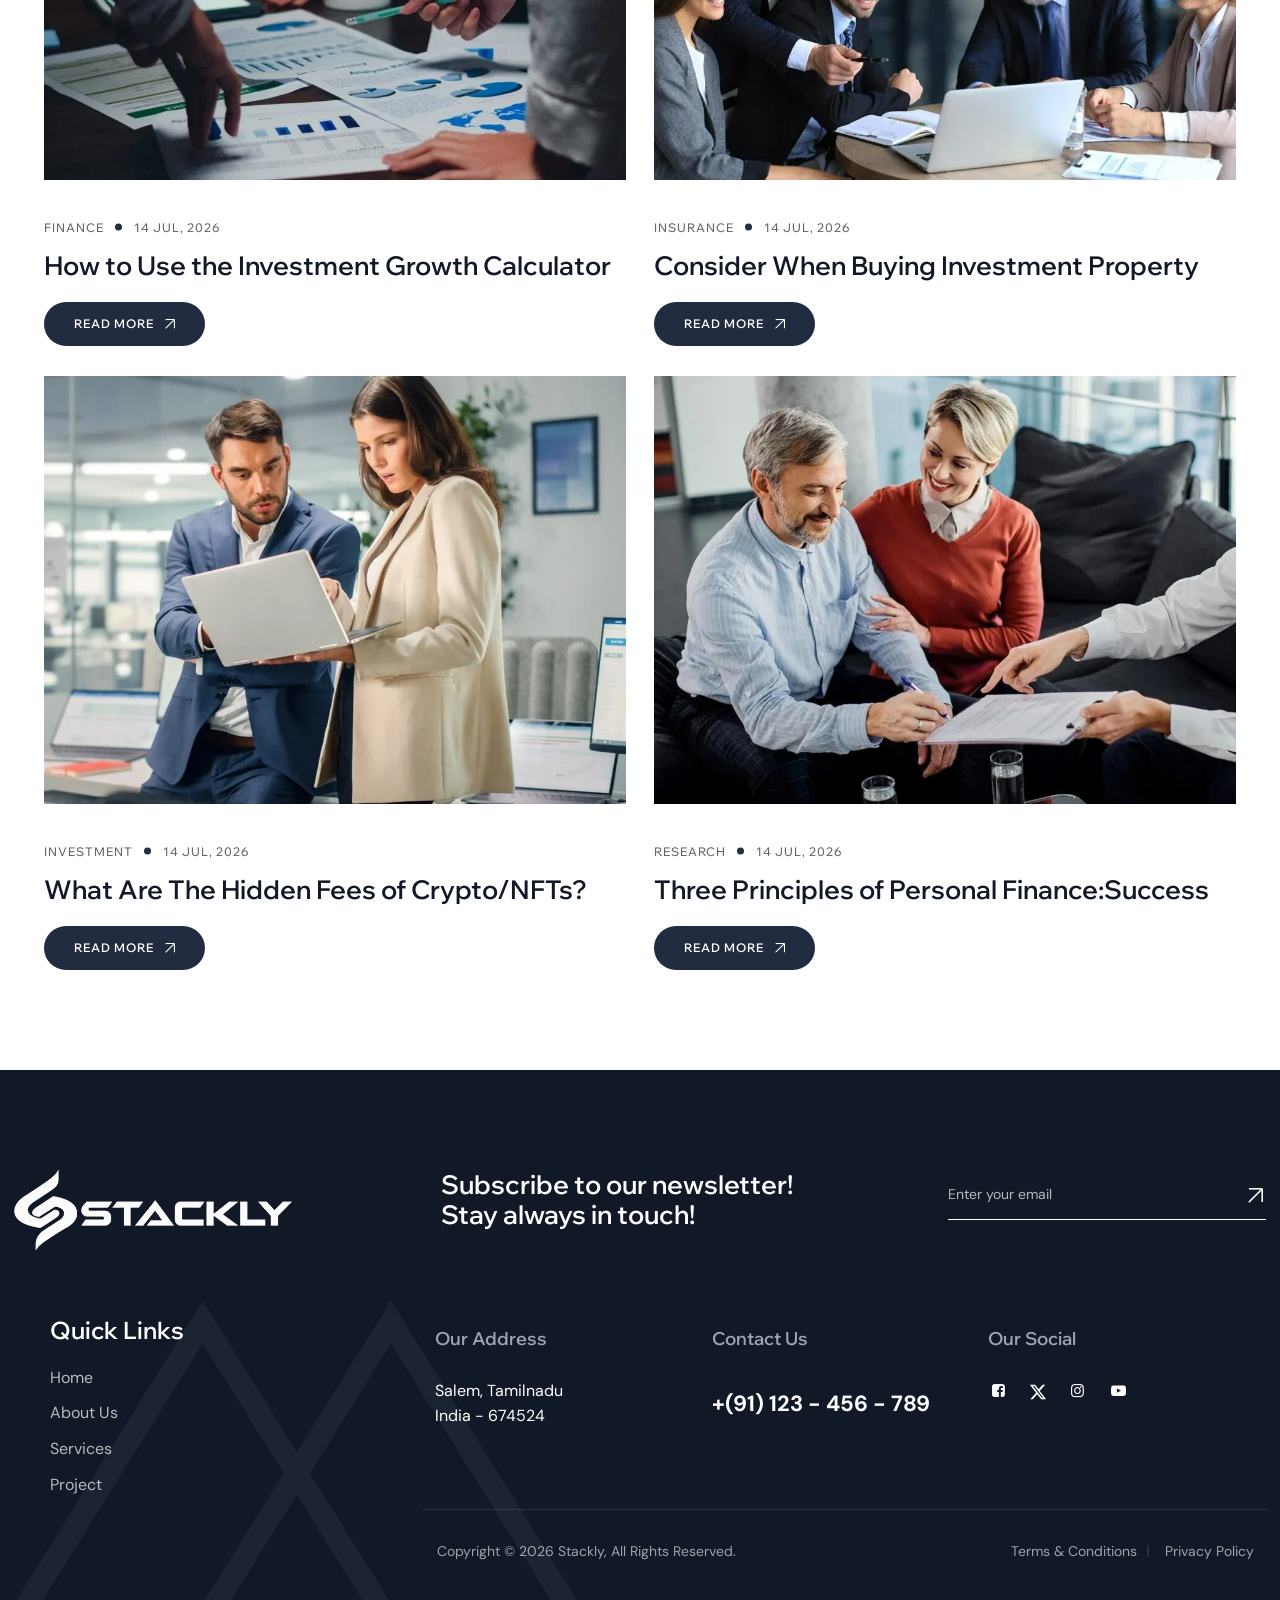
<file: blog.html>
<!doctype html>
<html class="no-js" lang="en">

<head>
	<meta charset="utf-8">
	<meta http-equiv="x-ua-compatible" content="ie=edge">
	<title>Blog - Stackly Finance</title>
	<meta name="robots" content="noindex, follow">
	<meta name="description" content="">
	<meta name="viewport" content="width=device-width, initial-scale=1, shrink-to-fit=no">    
	<!-- CSS
	   ============================================ -->
	<!-- Bootstrap CSS -->
	<link rel="stylesheet" href="css/bootstrap.min.css">
	<!-- Fontawesome -->
	<link rel="stylesheet" href="css/fontawesome.css">
	<!-- Flaticon -->
	<link rel="stylesheet" href="css/flaticon.css">
	<!-- optico Icons -->
	<link rel="stylesheet" href="css/pbminfotech-base-icons.css">
	<!-- Slick -->
	<link rel="stylesheet" href="css/swiper.min.css">
	<!-- AOS -->
	<link rel="stylesheet" href="css/aos.css">
	<!-- Shortcode CSS -->
	<link rel="stylesheet" href="css/shortcode.css">
	<!-- Base CSS -->
	<link rel="stylesheet" href="css/base.css">
	<!-- Style CSS -->
	<link rel="stylesheet" href="css/style.css">
	<!-- Responsive CSS -->
	<link rel="stylesheet" href="css/responsive.css">

	  		<style>
		.pbmit-title-bar-wrapper{
	background-image: url(images/blog.webp) !important;
    background-repeat: no-repeat;
    background-position: center center;
    background-size: cover;
    background-attachment: scroll;
	position: relative;
    z-index: 1;
}
	</style>
   </head>

   <body>
	<!-- Page Wrapper -->
	<div class="page-wrapper">

		<!-- Header Main Area -->
	<header class="site-header header-style-1">
			<div class="pbmit-header-overlay">
				<div class="site-header-menu">
					<div class="pbmit-logo-area">
						<div class="d-flex align-items-center justify-content-between">
							<div class="site-branding">
								<h1 class="site-title">
									<a href="index.html">
										<img class="logo-img" src="images/logo.webp" alt="stackly">
									</a>
								</h1>
							</div>
							<div class="pbmit-header-info ml-auto d-flex align-items-center">
								<div class="pbmit-header-info-inner">
									<div class="pbmit-header-box pbmit-header-box-1">
										<a>						
											<span class="pbmit-header-box-icon">
												<i class="pbmit-stackly-icon pbmit-stackly-icon-location-1"></i>
											</span>						
											<span class="pbmit-header-box-title"></span>
											<span class="pbmit-header-box-content">Salem, Tamilnadu, India.</span>
										</a>				
									</div>
									<div class="pbmit-header-box pbmit-header-box-2">
										<a>						
											<span class="pbmit-header-box-icon">
												<i class="pbmit-stackly-icon pbmit-stackly-icon-email-1"></i>
											</span>						
											<span class="pbmit-header-box-title"></span>
											<span class="pbmit-header-box-content"><span class="__cf_email__">info@thestackly.com</span></span>
										</a>				
									</div>
									<div class="pbmit-header-box pbmit-header-box-3">
										<a>						
											<span class="pbmit-header-box-icon">
												<i class="pbmit-stackly-icon pbmit-stackly-icon-phone-call"></i>
											</span>						
											<span class="pbmit-header-box-title"></span>
											<span class="pbmit-header-box-content">+(123) 1234-567-8901</span>
										</a>				
									</div>
								</div>
								<ul class="pbmit-social-links">
									<li class="pbmit-social-li pbmit-social-facebook">
										<a href="404.html">
											<span><i class="pbmit-base-icon-facebook-squared"></i></span>
										</a>
									</li>

									<li class="pbmit-social-li pbmit-social-instagram">
										<a href="404.html">
											<span><i class="pbmit-base-icon-instagram"></i></span>
										</a>
									</li>
									<li class="pbmit-social-li pbmit-social-youtube">
										<a href="404.html">
											<span><i class="pbmit-base-icon-youtube-play"></i></span>
										</a>
									</li>
								</ul>
							</div>
						</div>
					</div>
					<div class="pbmit-main-header-area">
						<div class="container-fluid">
							<div class="d-flex align-items-center justify-content-between pbmit-header-content">
								  <div class="sticky-logo">
                <a href="index.html">
                    <img src="images/logo.webp" alt="Stackly">
                </a>
            </div>
								<div class="site-navigation">
									<nav class="main-menu navbar-expand-xl navbar-light">
										<div class="navbar-header">
											<!-- Toggle Button --> 
											<button class="navbar-toggler" type="button">
												<i class="pbmit-base-icon-menu-1"></i>
											</button>
										</div>
	<div class="pbmit-mobile-menu-bg"></div>

<div class="collapse navbar-collapse clearfix show" id="pbmit-menu">
    <div class="pbmit-menu-wrap">

        <!-- Mobile Menu Logo -->
        <div class="mobile-menu-logo">
            <a href="index.html">
                <img src="images/logo.webp" alt="Stackly">
            </a>
        </div>

        <!-- Close Button -->
        <span class="closepanel">
            <i class="pbmit-base-icon-close-circular-button-symbol"></i>
        </span>

        <!-- Mobile Navigation -->
        <ul class="navigation clearfix">
            <li><a href="index.html">Home</a></li>
            <li><a href="about-us.html">About Us</a></li>
            <li><a href="services.html">Services</a></li>
            <li><a href="project.html">Project</a></li>
            <li><a href="our-plans.html">Our Plans</a></li>
            <li><a href="blog.html">Blogs</a></li>
            <li><a href="contact-us.html">Contact Us</a></li>
        </ul>

        <!-- Mobile Login Button -->
        <div class="mobile-menu-login">
            <a href="login.html">
                <span>Login</span>
                <svg class="mobile-login-arrow"
                     xmlns="http://www.w3.org/2000/svg"
                     width="16"
                     height="16"
                     viewBox="0 0 19 19"
                     fill="none">
                    <line x1="1" y1="18" x2="17.8" y2="1.2"></line>
                    <line x1="1.2" y1="1" x2="18" y2="1"></line>
                    <line x1="18" y1="17.8" x2="18" y2="1"></line>
                </svg>
            </a>
        </div>

    </div>
</div>

</nav>
</div>

<div class="pbmit-right-box d-flex align-items-center">

    <!-- Search Button -->
    <div class="pbmit-header-search-btn">
        <a href="404.html">
            <i class="pbmit-base-icon-search-1"></i>
        </a>
    </div>

    <!-- Desktop Login Button -->
    <div class="pbmit-button-box">
        <div class="pbmit-header-button">
            <div class="pbmit-svg-btn pbmit-ihbox-btn">
                <a href="login.html">
                    <span class="pbmit-header-button-text">
                        Login
                        <svg class="pbmit-svg-arrow"
                             xmlns="http://www.w3.org/2000/svg"
                             width="10"
                             height="19"
                             viewBox="0 0 19 19"
                             fill="none">
                            <line x1="1" y1="18" x2="17.8" y2="1.2"></line>
                            <line x1="1.2" y1="1" x2="18" y2="1"></line>
                            <line x1="18" y1="17.8" x2="18" y2="1"></line>
                        </svg>
                    </span>
                </a>
            </div>
        </div>
    </div>

</div>
								</div>
							</div>
						</div>
					</div>
				</div>
			</div>
		</header>
		<!-- Header Main Area End Here -->

		<!-- Title Bar -->
		<div class="pbmit-title-bar-wrapper">
			<div class="container">
				<div class="pbmit-title-bar-content">
					<div class="pbmit-title-bar-content-inner">
						<h1 class="pbmit-tbar-title"> Blog</h1>
						<div class="pbmit-breadcrumb">
							<div class="pbmit-breadcrumb-inner">
								<span><a class="home"><span>Home</span></a></span>
								<span class="sep">
									<i class="pbmit-base-icon-angle-right"></i>
								</span>
								<span><span class="post-root post post-post current-item"> Blog</span></span>
							</div>
						</div>
					</div>
				</div> 
			</div> 
		</div>
		<!-- Title Bar End-->

		<div class="page-content">  

		<!-- Blog Grid Col 2 -->
		<section class="section-md">
			<div class="container">
				<div class="row pbmit-element-posts-wrapper">
					<article class="pbmit-ele pbmit-ele-blog pbmit-blog-style-1 col-md-6">
						<div class="post-item">
							<div class="pbmit-featured-container">
								<div class="pbmit-featured-img-wrapper">
									<div class="pbmit-featured-wrapper">
										<img src="images/blog/blog-01b.webp" class="img-fluid" alt="">
									</div>
								</div>
							</div>
							<div class="pbminfotech-box-content">
								<div class="pbmit-meta-cat-wrapper pbmit-meta-line d-flex align-items-center">
									<div class="pbmit-meta-category">
										<a href="404.html" rel="category tag">Business</a>
									</div>
									<div class="pbmit-meta-date">
										<span class="pbmit-date-wrap">14 Jul, 2026</span>
									</div>
								</div>
								<h3 class="pbmit-post-title">
									<a href="404.html">Making innovative strategies for outstanding.</a>
								</h3>
								<div class="pbmit-svg-btn">
									<a class="btn-arrow" href="404.html">
										Read More				
										<svg class="pbmit-svg-arrow" xmlns="http://www.w3.org/2000/svg" xmlns:xlink="http://www.w3.org/1999/xlink" x="0px" y="0px" width="10" height="19" viewBox="0 0 19 19" xml:space="preserve">
											<line x1="1" y1="18" x2="17.8" y2="1.2"></line>
											<line x1="1.2" y1="1" x2="18" y2="1"></line>
											<line x1="18" y1="17.8" x2="18" y2="1"></line>
										</svg>
									</a>
								</div>
							</div>
							<a href="404.html" class="pbmit-link"></a>
						</div>
					</article>
					<article class="pbmit-ele pbmit-ele-blog pbmit-blog-style-1 col-md-6">
						<div class="post-item">
							<div class="pbmit-featured-container">
								<div class="pbmit-featured-img-wrapper">
									<div class="pbmit-featured-wrapper">
										<img src="images/blog/blog-02b.webp" class="img-fluid" alt="">
									</div>
								</div>
							</div>
							<div class="pbminfotech-box-content">
								<div class="pbmit-meta-cat-wrapper pbmit-meta-line d-flex align-items-center">
									<div class="pbmit-meta-category">
										<a href="404.html" rel="category tag">Economy</a>
									</div>
									<div class="pbmit-meta-date">
										<span class="pbmit-date-wrap">14 Jul, 2026</span>
									</div>
								</div>
								<h3 class="pbmit-post-title">
									<a href="404.html">What Are The Other Roles Of Financial Advisor?</a>
								</h3>
								<div class="pbmit-svg-btn">
									<a class="btn-arrow" href="404.html">
										Read More				
										<svg class="pbmit-svg-arrow" xmlns="http://www.w3.org/2000/svg" xmlns:xlink="http://www.w3.org/1999/xlink" x="0px" y="0px" width="10" height="19" viewBox="0 0 19 19" xml:space="preserve">
											<line x1="1" y1="18" x2="17.8" y2="1.2"></line>
											<line x1="1.2" y1="1" x2="18" y2="1"></line>
											<line x1="18" y1="17.8" x2="18" y2="1"></line>
										</svg>
									</a>
								</div>
							</div>
							<a href="404.html" class="pbmit-link"></a>
						</div>
					</article>
					<article class="pbmit-ele pbmit-ele-blog pbmit-blog-style-1 col-md-6">
						<div class="post-item">
							<div class="pbmit-featured-container">
								<div class="pbmit-featured-img-wrapper">
									<div class="pbmit-featured-wrapper">
										<img src="images/blog/blog-03b.webp" class="img-fluid" alt="">
									</div>
								</div>
							</div>
							<div class="pbminfotech-box-content">
								<div class="pbmit-meta-cat-wrapper pbmit-meta-line d-flex align-items-center">
									<div class="pbmit-meta-category">
										<a href="404.html" rel="category tag">Finance</a>
									</div>
									<div class="pbmit-meta-date">
										<span class="pbmit-date-wrap">14 Jul, 2026</span>
									</div>
								</div>
								<h3 class="pbmit-post-title">
									<a href="404.html">How to Use the Investment Growth Calculator</a>
								</h3>
								<div class="pbmit-svg-btn">
									<a class="btn-arrow" href="404.html">
										Read More				
										<svg class="pbmit-svg-arrow" xmlns="http://www.w3.org/2000/svg" xmlns:xlink="http://www.w3.org/1999/xlink" x="0px" y="0px" width="10" height="19" viewBox="0 0 19 19" xml:space="preserve">
											<line x1="1" y1="18" x2="17.8" y2="1.2"></line>
											<line x1="1.2" y1="1" x2="18" y2="1"></line>
											<line x1="18" y1="17.8" x2="18" y2="1"></line>
										</svg>
									</a>
								</div>
							</div>
							<a href="404.html" class="pbmit-link"></a>
						</div>
					</article>
					<article class="pbmit-ele pbmit-ele-blog pbmit-blog-style-1 col-md-6">
						<div class="post-item">
							<div class="pbmit-featured-container">
								<div class="pbmit-featured-img-wrapper">
									<div class="pbmit-featured-wrapper">
										<img src="images/blog/blog-04b.webp" class="img-fluid" alt="">
									</div>
								</div>
							</div>
							<div class="pbminfotech-box-content">
								<div class="pbmit-meta-cat-wrapper pbmit-meta-line d-flex align-items-center">
									<div class="pbmit-meta-category">
										<a href="404.html" rel="category tag">Insurance</a>
									</div>
									<div class="pbmit-meta-date">
										<span class="pbmit-date-wrap">14 Jul, 2026</span>
									</div>
								</div>
								<h3 class="pbmit-post-title">
									<a href="404.html">Consider When Buying Investment Property</a>
								</h3>
								<div class="pbmit-svg-btn">
									<a class="btn-arrow" href="404.html">
										Read More				
										<svg class="pbmit-svg-arrow" xmlns="http://www.w3.org/2000/svg" xmlns:xlink="http://www.w3.org/1999/xlink" x="0px" y="0px" width="10" height="19" viewBox="0 0 19 19" xml:space="preserve">
											<line x1="1" y1="18" x2="17.8" y2="1.2"></line>
											<line x1="1.2" y1="1" x2="18" y2="1"></line>
											<line x1="18" y1="17.8" x2="18" y2="1"></line>
										</svg>
									</a>
								</div>
							</div>
							<a href="404.html" class="pbmit-link"></a>
						</div>
					</article>
					<article class="pbmit-ele pbmit-ele-blog pbmit-blog-style-1 col-md-6">
						<div class="post-item">
							<div class="pbmit-featured-container">
								<div class="pbmit-featured-img-wrapper">
									<div class="pbmit-featured-wrapper">
										<img src="images/blog/blog-05b.webp" class="img-fluid" alt="">
									</div>
								</div>
							</div>
							<div class="pbminfotech-box-content">
								<div class="pbmit-meta-cat-wrapper pbmit-meta-line d-flex align-items-center">
									<div class="pbmit-meta-category">
										<a href="404.html" rel="category tag">Investment</a>
									</div>
									<div class="pbmit-meta-date">
										<span class="pbmit-date-wrap">14 Jul, 2026</span>
									</div>
								</div>
								<h3 class="pbmit-post-title">
									<a href="404.html">What Are The Hidden Fees of Crypto/NFTs?</a>
								</h3>
								<div class="pbmit-svg-btn">
									<a class="btn-arrow" href="404.html">
										Read More				
										<svg class="pbmit-svg-arrow" xmlns="http://www.w3.org/2000/svg" xmlns:xlink="http://www.w3.org/1999/xlink" x="0px" y="0px" width="10" height="19" viewBox="0 0 19 19" xml:space="preserve">
											<line x1="1" y1="18" x2="17.8" y2="1.2"></line>
											<line x1="1.2" y1="1" x2="18" y2="1"></line>
											<line x1="18" y1="17.8" x2="18" y2="1"></line>
										</svg>
									</a>
								</div>
							</div>
							<a href="404.html" class="pbmit-link"></a>
						</div>
					</article>
					<article class="pbmit-ele pbmit-ele-blog pbmit-blog-style-1 col-md-6">
						<div class="post-item">
							<div class="pbmit-featured-container">
								<div class="pbmit-featured-img-wrapper">
									<div class="pbmit-featured-wrapper">
										<img src="images/blog/blog-06b.webp" class="img-fluid" alt="">
									</div>
								</div>
							</div>
							<div class="pbminfotech-box-content">
								<div class="pbmit-meta-cat-wrapper pbmit-meta-line d-flex align-items-center">
									<div class="pbmit-meta-category">
										<a href="404.html" rel="category tag">Research</a>
									</div>
									<div class="pbmit-meta-date">
										<span class="pbmit-date-wrap">14 Jul, 2026</span>
									</div>
								</div>
								<h3 class="pbmit-post-title">
									<a href="404.html">Three Principles of Personal Finance:Success</a>
								</h3>
								<div class="pbmit-svg-btn">
									<a class="btn-arrow" href="404.html">
										Read More				
										<svg class="pbmit-svg-arrow" xmlns="http://www.w3.org/2000/svg" xmlns:xlink="http://www.w3.org/1999/xlink" x="0px" y="0px" width="10" height="19" viewBox="0 0 19 19" xml:space="preserve">
											<line x1="1" y1="18" x2="17.8" y2="1.2"></line>
											<line x1="1.2" y1="1" x2="18" y2="1"></line>
											<line x1="18" y1="17.8" x2="18" y2="1"></line>
										</svg>
									</a>
								</div>
							</div>
							<a href="404.html" class="pbmit-link"></a>
						</div>
					</article>
				</div>
			</div>
		</section>
		<!-- Blog Grid Col 2 End -->

		</div>
         
		<!-- footer -->
        <footer class="footer site-footer pbmit-bg-color-blackish">
            <div class="pbmit-footer-big-area-wrapper">
				<div class="container">
					<div class="row">
						<div class="col-xl-4 col-lg-3 col-md-6">

    <!-- Footer Logo -->
    <div class="pbmit-footer-logo">
        <img src="images/logo.webp" class="img-fluid" alt="Stackly">
    </div>

    <!-- Quick Links -->
    <div class="footer-quick-links">
        <h2 class="widget-title">Quick Links</h2>

        <ul>
            <li><a href="index.html">Home</a></li>
            <li><a href="about-us.html">About Us</a></li>
            <li><a href="services.html">Services</a></li>
            <li><a href="project.html">Project</a></li>
        </ul>
    </div>

</div>			
						<div class="col-xl-4 col-lg-5 col-md-6">
							<h3>Subscribe to our newsletter! Stay always in touch!</h3>
						</div>	
						<div class="col-xl-4 col-lg-4 col-md-6">
						<form id="newsletterForm" novalidate>
    <div class="pbmit-footer-newsletter">
        <input 
            type="email" 
            id="newsletterEmail"
            name="EMAIL" 
            placeholder="Enter your email"
            required
        >

        <button type="submit" class="pbmit-svg-btn">
            <svg class="pbmit-svg-arrow"
                xmlns="http://www.w3.org/2000/svg"
                xmlns:xlink="http://www.w3.org/1999/xlink"
                x="0px"
                y="0px"
                width="10"
                height="19"
                viewBox="0 0 19 19"
                xml:space="preserve">
                
                <line x1="1" y1="18" x2="17.8" y2="1.2"></line>
                <line x1="1.2" y1="1" x2="18" y2="1"></line>
                <line x1="18" y1="17.8" x2="18" y2="1"></line>

            </svg>
        </button>
    </div>

    <span id="newsletterError" class="newsletter-error"></span>
</form>

<script>
document.getElementById("newsletterForm").addEventListener("submit", function (e) {
    e.preventDefault();

    const email = document.getElementById("newsletterEmail");
    const error = document.getElementById("newsletterError");

    const emailValue = email.value.trim();

    // Clear previous error
    error.textContent = "";
    email.classList.remove("newsletter-invalid");

    // Empty field validation
    if (emailValue === "") {
        error.textContent = "Please enter your email address.";
        email.classList.add("newsletter-invalid");
        email.focus();
        return;
    }

    // Email format validation
    const emailPattern = /^[^\s@]+@[^\s@]+\.[^\s@]+$/;

    if (!emailPattern.test(emailValue)) {
        error.textContent = "Please enter a valid email address.";
        email.classList.add("newsletter-invalid");
        email.focus();
        return;
    }

    // Valid email - redirect to 404 page
    window.location.href = "404.html";
});
</script>
						</div>	
					</div>
				</div>
            </div>
			<div class="pbmit-footer-main-area">
				<div class="container">
					<div class="pbmit-footer-widget-area">
						<div class="container">
							<div class="row g-2">
								<div class="pbmit-footer-widget-col-1 col-md-4">
									<div class="widget">
										<h2 class="widget-title">Our address</h2>
										<div class="pbmit-contact-widget-lines">
											Salem, Tamilnadu <br> India - 674524
										</div>
									</div>
								</div>
								<div class="pbmit-footer-widget-col-2 col-md-4">
									<div class="widget">
										<h2 class="widget-title">Contact Us</h2>
										<div class="pbmit-contact-widget-lines">
											<div class="pbmit-contact-widget-phone">
												+(91) 123 - 456 - 789
											</div>
										</div>
									</div>
								</div>
								<div class="pbmit-footer-widget-col-3 col-md-4">
									<div class="widget">
										<h2 class="widget-title">Our Social</h2>
										<div class="textwidget">
											<ul class="pbmit-social-links">
												<li class="pbmit-social-li pbmit-social-facebook">
													<a href="404.html">
														<span><i class="pbmit-base-icon-facebook-squared"></i></span>
													</a>
												</li>
												<li class="pbmit-social-li pbmit-social-twitter">
													<a href="404.html" aria-label="X">
    <span>
        <svg width="18" height="18" viewBox="0 0 24 24" fill="currentColor">
            <path d="M18.244 2.25h3.308l-7.227 8.26 8.502 11.24H16.17l-5.214-6.817-5.964 6.817H1.68l7.73-8.835L1.254 2.25H8.08l4.713 6.231L18.244 2.25Zm-1.161 17.52h1.833L7.084 4.126H5.117L17.083 19.77Z"/>
        </svg>
    </span>
</a>
												</li>
												<li class="pbmit-social-li pbmit-social-instagram">
													<a href="404.html">
														<span><i class="pbmit-base-icon-instagram"></i></span>
													</a>
												</li>
												<li class="pbmit-social-li pbmit-social-youtube">
													<a href="404.html">
														<span><i class="pbmit-base-icon-youtube-play"></i></span>
													</a>
												</li>
											</ul>
										</div>
									</div>
								</div>
							</div>
						</div>
					</div>
					<div class="pbmit-footer-text-area">
						<div class="container">
							<div class="pbmit-footer-text-inner">
								<div class="row">
									<div class="col-md-6">
										<div class="pbmit-footer-copyright-text-area">
											Copyright © 2026 <a>Stackly</a>, All Rights Reserved.
										</div>
									</div>
									<div class="col-md-6">
										<div class=" pbmit-footer-menu-area">
											<ul>
												<li><a href="404.html">Terms & Conditions</a></li>
												<li><a href="404.html">Privacy Policy</a></li>
											</ul>
										</div>
									</div>		
								</div>
							</div>
						</div>
					</div>
				</div>
			</div>
        </footer>
        <!-- footer End -->

    </div>
    <!-- Page Wrapper End -->

	<!-- Scroll To Top -->
	<div class="pbmit-progress-wrap">
		<svg class="pbmit-progress-circle svg-content" width="100%" height="100%" viewBox="-1 -1 102 102">
			<path d="M50,1 a49,49 0 0,1 0,98 a49,49 0 0,1 0,-98"></path>
		</svg>	
	</div>
	<!-- Scroll To Top End -->
   
	<!-- JS
		============================================ -->
	<script src="js/jquery.min.js"></script>

	<!-- Popper JS -->
	<script src="js/popper.min.js"></script>
	<!-- Bootstrap JS -->
	<script src="js/bootstrap.min.js"></script>
	<!-- jquery Waypoints JS -->
	<script src="js/jquery.waypoints.min.js"></script>
	<!-- jquery Appear JS -->
	<script src="js/jquery.appear.js"></script>
	<!-- Numinate JS -->
	<script src="js/numinate.min.js"></script>
	<!-- Slick JS -->
	<script src="js/swiper.min.js"></script>
	<!-- Circle Progress JS -->
	<script src="js/circle-progress.js"></script> 
	<!-- countdown JS -->
	<script src="js/jquery.countdown.min.js"></script> 
	<!-- AOS -->
	<script src="js/aos.js"></script>
	<!-- Circle Progres -->
	<script src='js/circle-progress.min.js'></script>   
	<!-- GSAP -->
	<script src='js/gsap.js'></script>
	<!-- Scroll Trigger -->
	<script src='js/ScrollTrigger.js'></script>
	<!-- Split Text -->
	<script src='js/SplitText.js'></script>
	<!-- Magnetic -->
	<script src='js/magnetic.js'></script>

	<!-- GSAP Animation -->
	<script src='js/gsap-animation.js'></script>        
	<!-- Scripts JS -->
	<script src="js/scripts.js"></script>
         
</body>
</html>
</file>
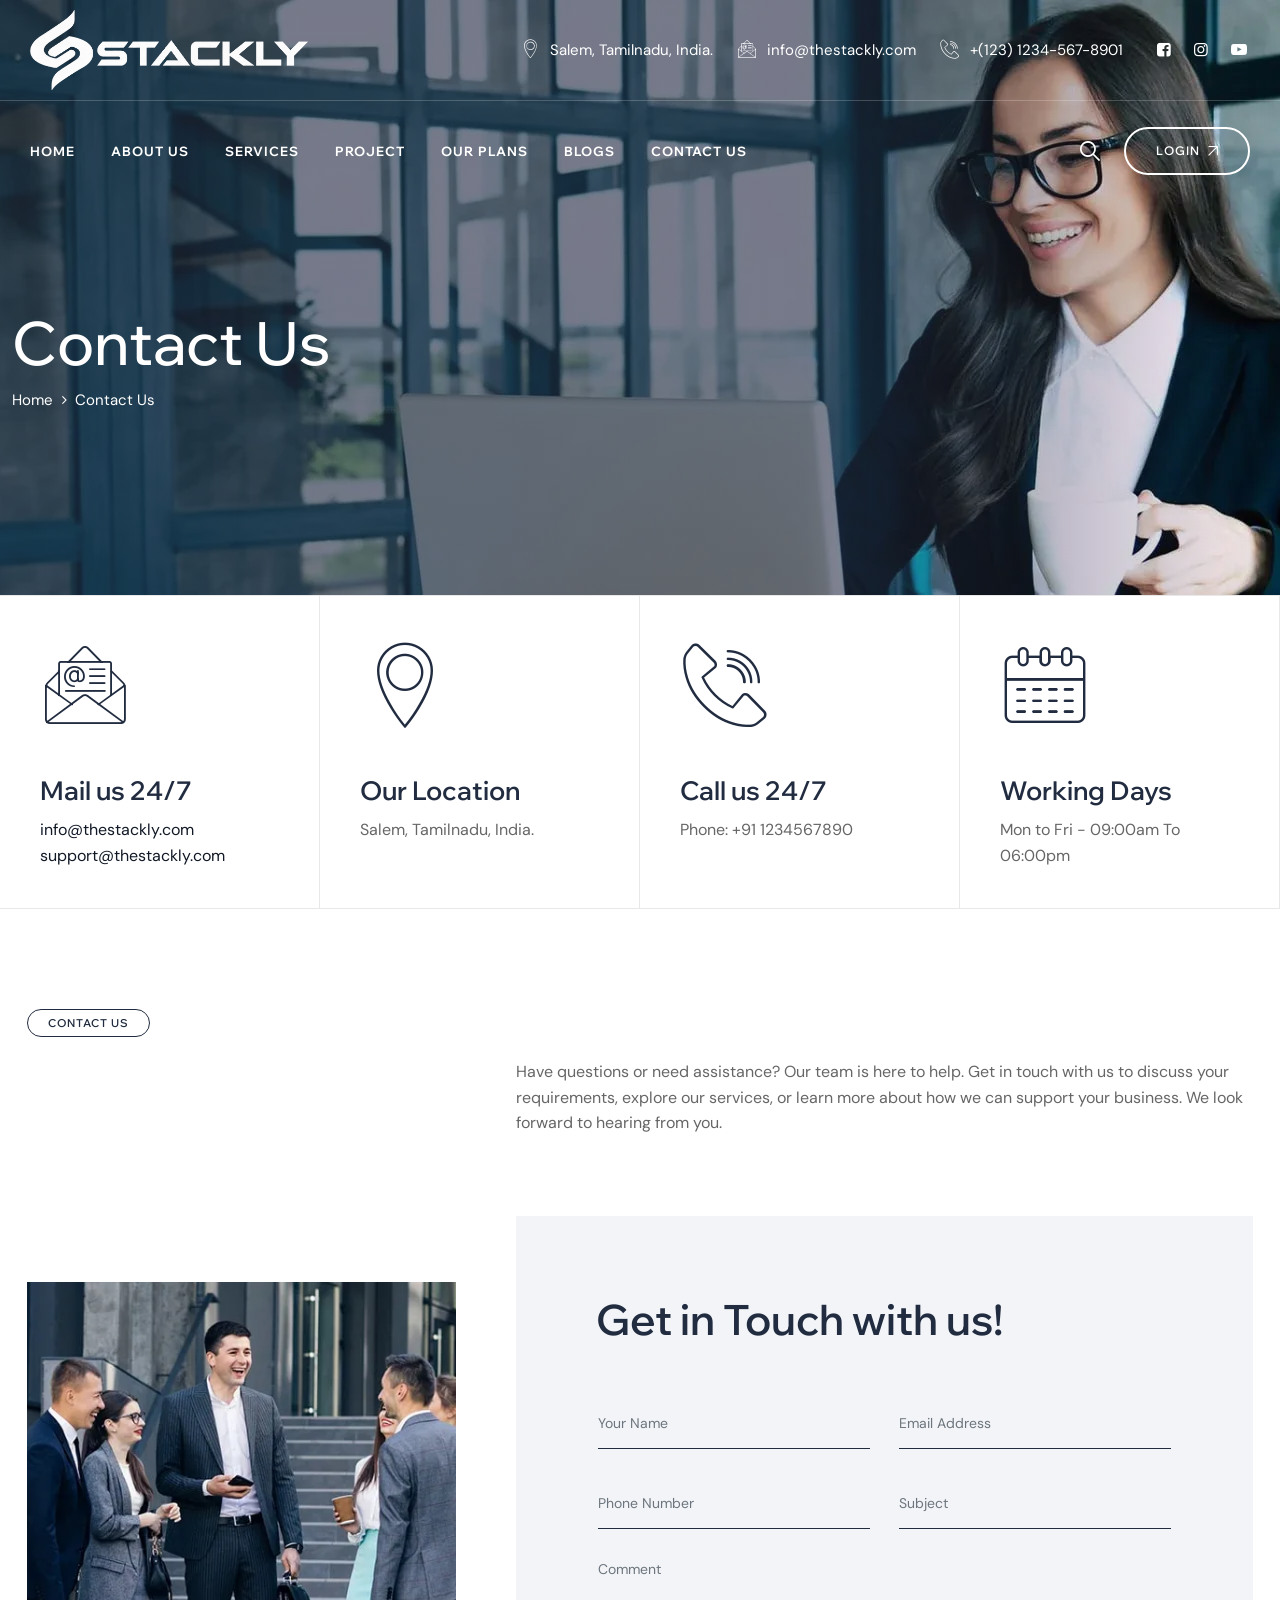
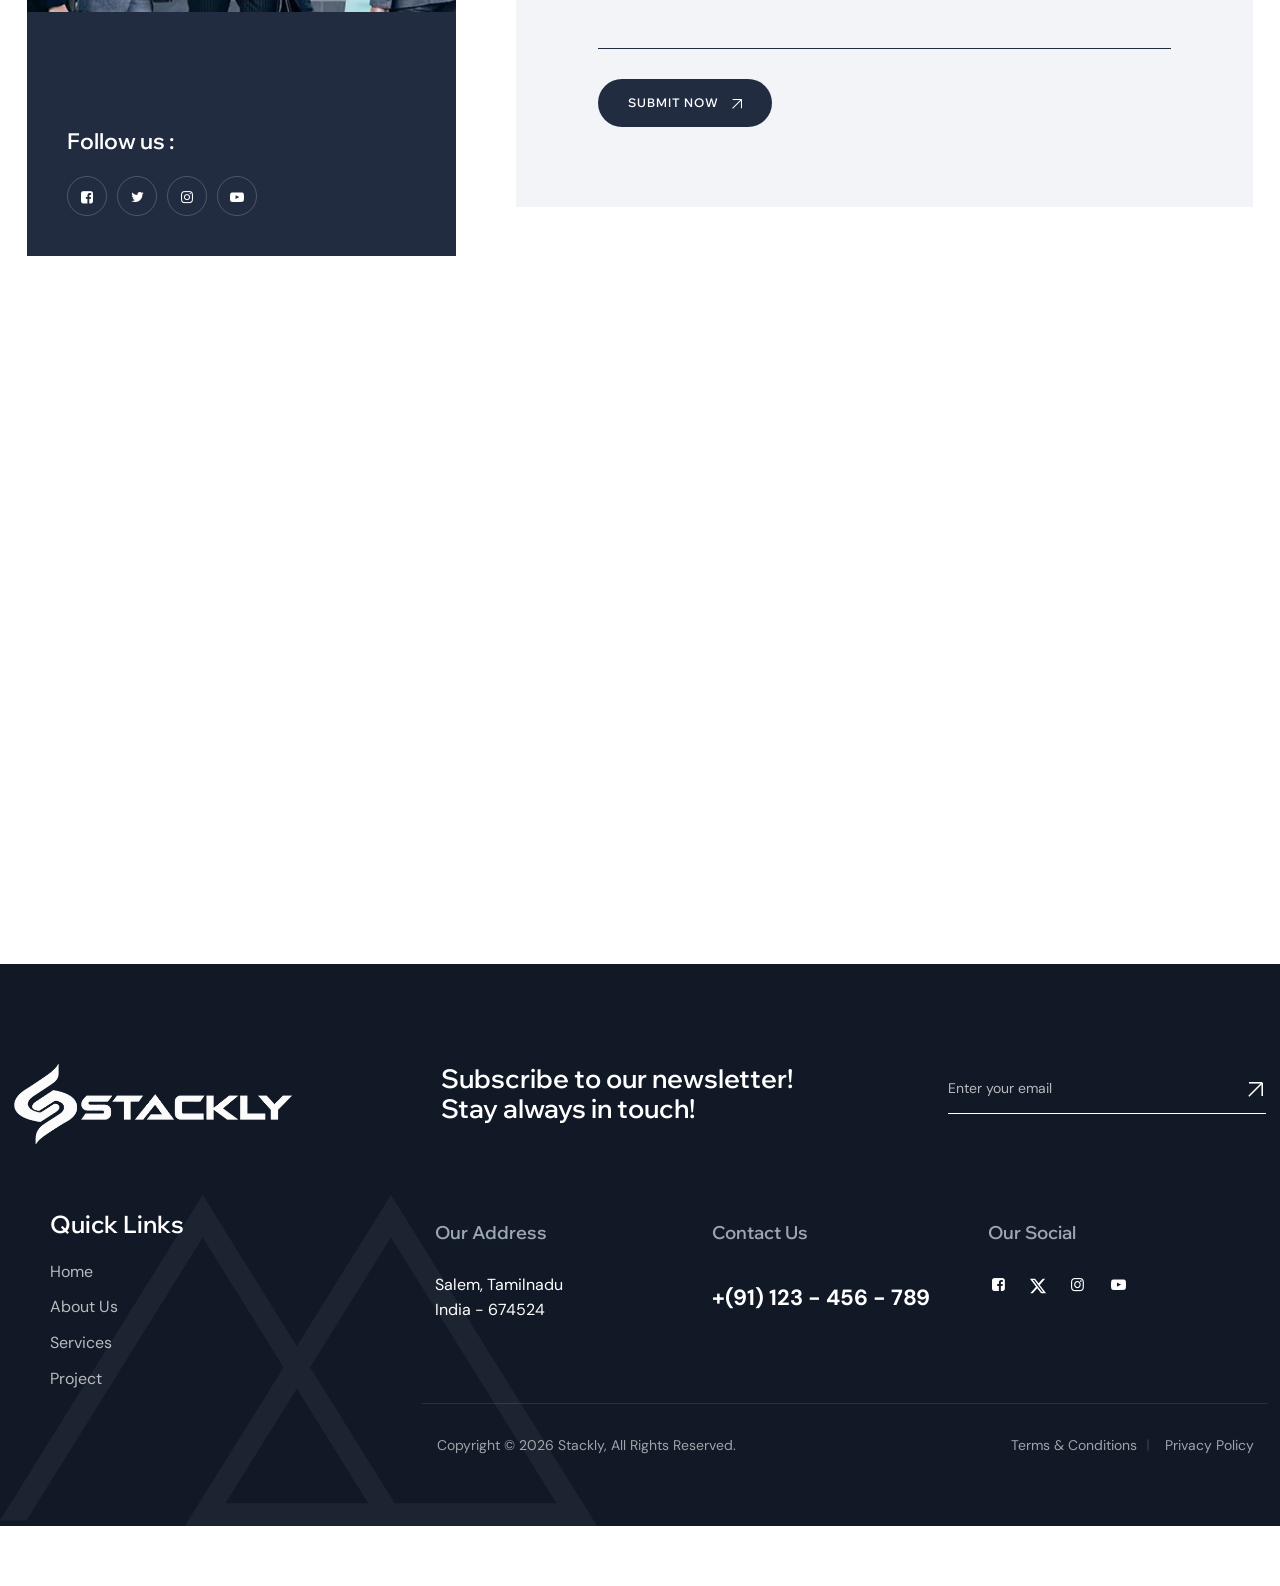
<file: contact-us.html>
<!doctype html>
<html class="no-js" lang="en">

<head>
    <meta charset="utf-8">
    <meta http-equiv="x-ua-compatible" content="ie=edge">
    <title>Contact Us – Stackly Finance </title>
    <meta name="robots" content="noindex, follow">
    <meta name="description" content="">
    <meta name="viewport" content="width=device-width, initial-scale=1, shrink-to-fit=no">

    <!-- CSS
        ============================================ -->

    <!-- Bootstrap CSS -->
    <link rel="stylesheet" href="css/bootstrap.min.css">
    <!-- Fontawesome -->
    <link rel="stylesheet" href="css/fontawesome.css">
    <!-- Flaticon -->
    <link rel="stylesheet" href="css/flaticon.css">
    <!-- optico Icons -->
    <link rel="stylesheet" href="css/pbminfotech-base-icons.css">
    <!-- Slick -->
    <link rel="stylesheet" href="css/swiper.min.css"> 
    <!-- AOS -->
    <link rel="stylesheet" href="css/aos.css"> 
    <!-- Shortcode CSS -->
    <link rel="stylesheet" href="css/shortcode.css">
    <!-- Base CSS -->
    <link rel="stylesheet" href="css/base.css">
    <!-- Style CSS -->
    <link rel="stylesheet" href="css/style.css">
    <!-- Responsive CSS -->
    <link rel="stylesheet" href="css/responsive.css">

	<style>
		.error-message {
    display: block;
    color: #dc3545;
    font-size: 13px;
    margin-top: 5px;
}

.form-control.error {
    border-color: #dc3545 !important;
}

.form-control.success {
    border-color: #198754 !important;
}
	</style>
</head>

<body>
   <!-- Page Wrapper -->
   <div class="page-wrapper">

	<!-- Header Main Area -->
	<header class="site-header header-style-1">
			<div class="pbmit-header-overlay">
				<div class="site-header-menu">
					<div class="pbmit-logo-area">
						<div class="d-flex align-items-center justify-content-between">
							<div class="site-branding">
								<h1 class="site-title">
									<a href="index.html">
										<img class="logo-img" src="images/logo.webp" alt="stackly">
									</a>
								</h1>
							</div>
							<div class="pbmit-header-info ml-auto d-flex align-items-center">
								<div class="pbmit-header-info-inner">
									<div class="pbmit-header-box pbmit-header-box-1">
										<a>						
											<span class="pbmit-header-box-icon">
												<i class="pbmit-stackly-icon pbmit-stackly-icon-location-1"></i>
											</span>						
											<span class="pbmit-header-box-title"></span>
											<span class="pbmit-header-box-content">Salem, Tamilnadu, India.</span>
										</a>				
									</div>
									<div class="pbmit-header-box pbmit-header-box-2">
										<a>						
											<span class="pbmit-header-box-icon">
												<i class="pbmit-stackly-icon pbmit-stackly-icon-email-1"></i>
											</span>						
											<span class="pbmit-header-box-title"></span>
											<span class="pbmit-header-box-content"><span class="__cf_email__">info@thestackly.com</span></span>
										</a>				
									</div>
									<div class="pbmit-header-box pbmit-header-box-3">
										<a>						
											<span class="pbmit-header-box-icon">
												<i class="pbmit-stackly-icon pbmit-stackly-icon-phone-call"></i>
											</span>						
											<span class="pbmit-header-box-title"></span>
											<span class="pbmit-header-box-content">+(123) 1234-567-8901</span>
										</a>				
									</div>
								</div>
								<ul class="pbmit-social-links">
									<li class="pbmit-social-li pbmit-social-facebook">
										<a href="404.html">
											<span><i class="pbmit-base-icon-facebook-squared"></i></span>
										</a>
									</li>

									<li class="pbmit-social-li pbmit-social-instagram">
										<a href="404.html">
											<span><i class="pbmit-base-icon-instagram"></i></span>
										</a>
									</li>
									<li class="pbmit-social-li pbmit-social-youtube">
										<a href="404.html">
											<span><i class="pbmit-base-icon-youtube-play"></i></span>
										</a>
									</li>
								</ul>
							</div>
						</div>
					</div>
					<div class="pbmit-main-header-area">
						<div class="container-fluid">
							<div class="d-flex align-items-center justify-content-between pbmit-header-content">
								  <div class="sticky-logo">
                <a href="index.html">
                    <img src="images/logo.webp" alt="Stackly">
                </a>
            </div>
								<div class="site-navigation">
									<nav class="main-menu navbar-expand-xl navbar-light">
										<div class="navbar-header">
											<!-- Toggle Button --> 
											<button class="navbar-toggler" type="button">
												<i class="pbmit-base-icon-menu-1"></i>
											</button>
										</div>
	<div class="pbmit-mobile-menu-bg"></div>

<div class="collapse navbar-collapse clearfix show" id="pbmit-menu">
    <div class="pbmit-menu-wrap">

        <!-- Mobile Menu Logo -->
        <div class="mobile-menu-logo">
            <a href="index.html">
                <img src="images/logo.webp" alt="Stackly">
            </a>
        </div>

        <!-- Close Button -->
        <span class="closepanel">
            <i class="pbmit-base-icon-close-circular-button-symbol"></i>
        </span>

        <!-- Mobile Navigation -->
        <ul class="navigation clearfix">
            <li><a href="index.html">Home</a></li>
            <li><a href="about-us.html">About Us</a></li>
            <li><a href="services.html">Services</a></li>
            <li><a href="project.html">Project</a></li>
            <li><a href="our-plans.html">Our Plans</a></li>
            <li><a href="blog.html">Blogs</a></li>
            <li><a href="contact-us.html">Contact Us</a></li>
        </ul>

        <!-- Mobile Login Button -->
        <div class="mobile-menu-login">
            <a href="login.html">
                <span>Login</span>
                <svg class="mobile-login-arrow"
                     xmlns="http://www.w3.org/2000/svg"
                     width="16"
                     height="16"
                     viewBox="0 0 19 19"
                     fill="none">
                    <line x1="1" y1="18" x2="17.8" y2="1.2"></line>
                    <line x1="1.2" y1="1" x2="18" y2="1"></line>
                    <line x1="18" y1="17.8" x2="18" y2="1"></line>
                </svg>
            </a>
        </div>

    </div>
</div>

</nav>
</div>

<div class="pbmit-right-box d-flex align-items-center">

    <!-- Search Button -->
    <div class="pbmit-header-search-btn">
        <a href="404.html">
            <i class="pbmit-base-icon-search-1"></i>
        </a>
    </div>

    <!-- Desktop Login Button -->
    <div class="pbmit-button-box">
        <div class="pbmit-header-button">
            <div class="pbmit-svg-btn pbmit-ihbox-btn">
                <a href="login.html">
                    <span class="pbmit-header-button-text">
                        Login
                        <svg class="pbmit-svg-arrow"
                             xmlns="http://www.w3.org/2000/svg"
                             width="10"
                             height="19"
                             viewBox="0 0 19 19"
                             fill="none">
                            <line x1="1" y1="18" x2="17.8" y2="1.2"></line>
                            <line x1="1.2" y1="1" x2="18" y2="1"></line>
                            <line x1="18" y1="17.8" x2="18" y2="1"></line>
                        </svg>
                    </span>
                </a>
            </div>
        </div>
    </div>

</div>
								</div>
							</div>
						</div>
					</div>
				</div>
			</div>
		</header>
		<!-- Header Main Area End Here -->

	<!-- Header Main Area End Here -->

	<!-- Title Bar -->
	<div class="pbmit-title-bar-wrapper">
		<div class="container">
			<div class="pbmit-title-bar-content">
				<div class="pbmit-title-bar-content-inner">
					<h1 class="pbmit-tbar-title">Contact Us</h1>
					<div class="pbmit-breadcrumb">
						<div class="pbmit-breadcrumb-inner">
							<span><a class="home"><span>Home</span></a></span>
							<span class="sep">
								<i class="pbmit-base-icon-angle-right"></i>
							</span>
							<span><span class="post-root post post-post current-item">Contact Us</span></span>
						</div>
					</div>
				</div>
			</div> 
		</div> 
	</div>
	<!-- Title Bar End-->

		<!-- Contact Us Content -->
		<div class="page-content">  

			<!-- Ihbox -->
			<section class="ihbox-section_one">
				<div class="container-fluid">
					<div class="row">
						<div class="col-md-6 col-xl-3 pbmit-col-wrapper">
							<div class="pbmit-ihbox-style-1">
								<div class="pbmit-ihbox-contents">
									<div class="pbmit-ihbox-icon">
										<div class="pbmit-ihbox-icon-wrapper">
											<div class="pbmit-icon-wrapper pbmit-icon-type-icon">
												<i class="pbmit-stackly-icon pbmit-stackly-icon-email-1"></i>
											</div>
										</div>
									</div>
									<h2 class="pbmit-element-title">
										Mail us 24/7
									</h2>
									<div class="pbmit-heading-desc"><a  class="__cf_email__" >info@thestackly.com</a> <br> <a class="__cf_email__">support@thestackly.com</a></div>
								</div>
							</div>
						</div>
						<div class="col-md-6 col-xl-3 pbmit-col-wrapper">
							<div class="pbmit-ihbox-style-1">
								<div class="pbmit-ihbox-contents">
									<div class="pbmit-ihbox-icon">
										<div class="pbmit-ihbox-icon-wrapper">
											<div class="pbmit-icon-wrapper pbmit-icon-type-icon">
												<i class="pbmit-stackly-icon pbmit-stackly-icon-location-1"></i>
											</div>
										</div>
									</div>
									<h2 class="pbmit-element-title">
										Our Location
									</h2>
									<div class="pbmit-heading-desc">Salem, Tamilnadu, India. </div>
								</div>
							</div>
						</div>
						<div class="col-md-6 col-xl-3 pbmit-col-wrapper">
							<div class="pbmit-ihbox-style-1">
								<div class="pbmit-ihbox-contents">
									<div class="pbmit-ihbox-icon">
										<div class="pbmit-ihbox-icon-wrapper">
											<div class="pbmit-icon-wrapper pbmit-icon-type-icon">
												<i class="pbmit-stackly-icon pbmit-stackly-icon-phone-call"></i>
											</div>
										</div>
									</div>
									<h2 class="pbmit-element-title">
										Call us 24/7
									</h2>
									<div class="pbmit-heading-desc">Phone: +91 1234567890</div>
								</div>
							</div>
						</div>
						<div class="col-md-6 col-xl-3 pbmit-col-wrapper">
							<div class="pbmit-ihbox-style-1">
								<div class="pbmit-ihbox-contents">
									<div class="pbmit-ihbox-icon">
										<div class="pbmit-ihbox-icon-wrapper">
											<div class="pbmit-icon-wrapper pbmit-icon-type-icon">
												<i class="pbmit-stackly-icon pbmit-stackly-icon-calendar"></i>
											</div>
										</div>
									</div>
									<h2 class="pbmit-element-title">
										Working Days
									</h2>
									<div class="pbmit-heading-desc">Mon to Fri - 09:00am To 06:00pm</div>
								</div>
							</div>
						</div>
					</div>
				</div>
            </section>  
			<!-- Ihbox End -->

			<!-- Contact Form -->
			<section class="section-lgx">
				<div class="container">
					<div class="row g-0">
						<div class="col-md-4 contact_col_1">
							<div class="pbmit-heading-subheading animation-style2">
								<h4 class="pbmit-subtitle">Contact Us</h4>
								<h2 class="pbmit-title">Happy to Answer all Your Questions</h2>
							</div>
							<div class="contact-form_leftbox">
								<div class="contact-us-left_inner">
									<div class="contact-form-left_title">
										<div class="pbmit-heading-subheading mb-0 animation-style2">
											<h2 class="pbmit-title">Feel Free to Our Contact & Hire us for Your Finance !!</h2>
										</div>
									</div>
									<div class="pbmit-social-link">
										<h3>Follow us :</h3>
										<ul class="pbmit-social-links">
											<li class="pbmit-social-li pbmit-social-facebook">
												<a href="404.html">
													<span><i class="pbmit-base-icon-facebook-squared"></i></span>
												</a>
											</li>
											<li class="pbmit-social-li pbmit-social-twitter">
												<a href="404.html">
													<span><i class="pbmit-base-icon-twitter"></i></span>
												</a>
											</li>
											<li class="pbmit-social-li pbmit-social-instagram">
												<a href="404.html">
													<span><i class="pbmit-base-icon-instagram"></i></span>
												</a>
											</li>
											<li class="pbmit-social-li pbmit-social-youtube">
												<a href="404.html">
													<span><i class="pbmit-base-icon-youtube-play"></i></span>
												</a>
											</li>
										 </ul>
									</div>
								</div>
							</div>
						</div>
						<div class="col-md-8 contact_col_2">
							<div class="contact-form_main">
								<p>Have questions or need assistance? Our team is here to help. Get in touch with us to discuss your requirements, explore our services, or learn more about how we can support your business. We look forward to hearing from you.</p>
								<div class="contact_form">
									<form class="contact-form" id="contact-form" novalidate>
    <h2>Get in Touch with us!</h2>

    <div class="row">
        <div class="col-md-6">
            <input type="text" class="form-control" placeholder="Your Name"
                   name="name" id="name" required>
            <small class="error-message"></small>
        </div>

        <div class="col-md-6">
            <input type="email" class="form-control" placeholder="Email Address"
                   name="email" id="email" required>
            <small class="error-message"></small>
        </div>

        <div class="col-md-6">
            <input type="tel" class="form-control" placeholder="Phone Number"
                   name="number" id="number" required>
            <small class="error-message"></small>
        </div>

        <div class="col-md-6">
            <input type="text" class="form-control" placeholder="Subject"
                   name="subject" id="subject" required>
            <small class="error-message"></small>
        </div>

        <div class="col-md-12">
            <textarea name="message" id="message" cols="40" rows="10"
                      class="form-control" placeholder="Comment" required></textarea>
            <small class="error-message"></small>
        </div>

        <div class="col-sm-12">
            <button type="submit" class="pbmit-btn pbmit-btn-shape-round">
                <i class="form-btn-loader fa fa-circle-o-notch fa-spin fa-fw margin-bottom d-none"></i>

                <span class="pbmit-button-content-wrapper">
                    <span class="pbmit-button-icon pbmit-align-icon-right">
                        <svg xmlns="http://www.w3.org/2000/svg"
                             width="10" height="19" viewBox="0 0 19 19"
                             class="pbmit-svg-arrow">
                            <line x1="1" y1="18" x2="17.8" y2="1.2"></line>
                            <line x1="1.2" y1="1" x2="18" y2="1"></line>
                            <line x1="18" y1="17.8" x2="18" y2="1"></line>
                        </svg>
                    </span>

                    <span class="pbmit-button-text">Submit Now</span>
                </span>
            </button>
        </div>

        <div class="col-md-12 col-lg-12 message-status"></div>
    </div>
</form> 
								</div>
							</div>
						</div>
					</div>
				</div>
			</section>
			<!-- Contact Form -->

			<!-- Iframe -->
			<section class="iframe_section">
    <iframe
        loading="lazy"
        src="https://maps.google.com/maps?q=Salem%2C%20Tamil%20Nadu%2C%20India&amp;t=m&amp;z=12&amp;output=embed&amp;iwloc=near"
        title="Salem, Tamil Nadu, India"
        aria-label="Salem, Tamil Nadu, India">
    </iframe>
</section>
			<!-- Iframe End-->

		</div>
		<!-- Contact Us Content End -->
      
	<!-- footer -->
	        <footer class="footer site-footer pbmit-bg-color-blackish">
            <div class="pbmit-footer-big-area-wrapper">
				<div class="container">
					<div class="row">
						<div class="col-xl-4 col-lg-3 col-md-6">

    <!-- Footer Logo -->
    <div class="pbmit-footer-logo">
        <img src="images/logo.webp" class="img-fluid" alt="Stackly">
    </div>

    <!-- Quick Links -->
    <div class="footer-quick-links">
        <h2 class="widget-title">Quick Links</h2>

        <ul>
            <li><a href="index.html">Home</a></li>
            <li><a href="about-us.html">About Us</a></li>
            <li><a href="services.html">Services</a></li>
            <li><a href="project.html">Project</a></li>
        </ul>
    </div>

</div>			
						<div class="col-xl-4 col-lg-5 col-md-6">
							<h3>Subscribe to our newsletter! Stay always in touch!</h3>
						</div>	
						<div class="col-xl-4 col-lg-4 col-md-6">
						<form id="newsletterForm" novalidate>
    <div class="pbmit-footer-newsletter">
        <input 
            type="email" 
            id="newsletterEmail"
            name="EMAIL" 
            placeholder="Enter your email"
            required
        >

        <button type="submit" class="pbmit-svg-btn">
            <svg class="pbmit-svg-arrow"
                xmlns="http://www.w3.org/2000/svg"
                xmlns:xlink="http://www.w3.org/1999/xlink"
                x="0px"
                y="0px"
                width="10"
                height="19"
                viewBox="0 0 19 19"
                xml:space="preserve">
                
                <line x1="1" y1="18" x2="17.8" y2="1.2"></line>
                <line x1="1.2" y1="1" x2="18" y2="1"></line>
                <line x1="18" y1="17.8" x2="18" y2="1"></line>

            </svg>
        </button>
    </div>

    <span id="newsletterError" class="newsletter-error"></span>
</form>

<script>
document.getElementById("newsletterForm").addEventListener("submit", function (e) {
    e.preventDefault();

    const email = document.getElementById("newsletterEmail");
    const error = document.getElementById("newsletterError");

    const emailValue = email.value.trim();

    // Clear previous error
    error.textContent = "";
    email.classList.remove("newsletter-invalid");

    // Empty field validation
    if (emailValue === "") {
        error.textContent = "Please enter your email address.";
        email.classList.add("newsletter-invalid");
        email.focus();
        return;
    }

    // Email format validation
    const emailPattern = /^[^\s@]+@[^\s@]+\.[^\s@]+$/;

    if (!emailPattern.test(emailValue)) {
        error.textContent = "Please enter a valid email address.";
        email.classList.add("newsletter-invalid");
        email.focus();
        return;
    }

    // Valid email - redirect to 404 page
    window.location.href = "404.html";
});
</script>
						</div>	
					</div>
				</div>
            </div>
			<div class="pbmit-footer-main-area">
				<div class="container">
					<div class="pbmit-footer-widget-area">
						<div class="container">
							<div class="row g-2">
								<div class="pbmit-footer-widget-col-1 col-md-4">
									<div class="widget">
										<h2 class="widget-title">Our address</h2>
										<div class="pbmit-contact-widget-lines">
											Salem, Tamilnadu <br> India - 674524
										</div>
									</div>
								</div>
								<div class="pbmit-footer-widget-col-2 col-md-4">
									<div class="widget">
										<h2 class="widget-title">Contact Us</h2>
										<div class="pbmit-contact-widget-lines">
											<div class="pbmit-contact-widget-phone">
												+(91) 123 - 456 - 789
											</div>
										</div>
									</div>
								</div>
								<div class="pbmit-footer-widget-col-3 col-md-4">
									<div class="widget">
										<h2 class="widget-title">Our Social</h2>
										<div class="textwidget">
											<ul class="pbmit-social-links">
												<li class="pbmit-social-li pbmit-social-facebook">
													<a href="404.html">
														<span><i class="pbmit-base-icon-facebook-squared"></i></span>
													</a>
												</li>
												<li class="pbmit-social-li pbmit-social-twitter">
													<a href="404.html" aria-label="X">
    <span>
        <svg width="18" height="18" viewBox="0 0 24 24" fill="currentColor">
            <path d="M18.244 2.25h3.308l-7.227 8.26 8.502 11.24H16.17l-5.214-6.817-5.964 6.817H1.68l7.73-8.835L1.254 2.25H8.08l4.713 6.231L18.244 2.25Zm-1.161 17.52h1.833L7.084 4.126H5.117L17.083 19.77Z"/>
        </svg>
    </span>
</a>
												</li>
												<li class="pbmit-social-li pbmit-social-instagram">
													<a href="404.html">
														<span><i class="pbmit-base-icon-instagram"></i></span>
													</a>
												</li>
												<li class="pbmit-social-li pbmit-social-youtube">
													<a href="404.html">
														<span><i class="pbmit-base-icon-youtube-play"></i></span>
													</a>
												</li>
											</ul>
										</div>
									</div>
								</div>
							</div>
						</div>
					</div>
					<div class="pbmit-footer-text-area">
						<div class="container">
							<div class="pbmit-footer-text-inner">
								<div class="row">
									<div class="col-md-6">
										<div class="pbmit-footer-copyright-text-area">
											Copyright © 2026 <a>Stackly</a>, All Rights Reserved.
										</div>
									</div>
									<div class="col-md-6">
										<div class=" pbmit-footer-menu-area">
											<ul>
												<li><a href="404.html">Terms & Conditions</a></li>
												<li><a href="404.html">Privacy Policy</a></li>
											</ul>
										</div>
									</div>		
								</div>
							</div>
						</div>
					</div>
				</div>
			</div>
        </footer>
	<!-- footer End -->

   	</div>
   	<!-- Page Wrapper End -->

	<!-- Search Box Start Here -->
	<div class="pbmit-search-overlay">
		<div class="pbmit-icon-close">
			<svg class="qodef-svg--close qodef-m" xmlns="http://www.w3.org/2000/svg" width="28.163" height="28.163" viewBox="0 0 26.163 26.163">
				<rect width="36" height="1" transform="translate(0.707) rotate(45)"></rect>
				<rect width="36" height="1" transform="translate(0 25.456) rotate(-45)"></rect>
			</svg>
		</div>
		<div class="pbmit-search-outer"> 
			<form class="pbmit-site-searchform">
				<input type="search" class="form-control field searchform-s" name="s" placeholder="Search …">
				<button type="submit"></button>
			</form>
		</div>
	</div>
	<!-- Search Box End Here -->

	<!-- Scroll To Top -->
	<div class="pbmit-progress-wrap">
		<svg class="pbmit-progress-circle svg-content" width="100%" height="100%" viewBox="-1 -1 102 102">
			<path d="M50,1 a49,49 0 0,1 0,98 a49,49 0 0,1 0,-98"></path>
		</svg>	
	</div>
	<!-- Scroll To Top End -->
	
   	<!-- JS 
        ============================================ -->
	<script src="js/jquery.min.js"></script>

	<!-- Popper JS -->
	<script src="js/popper.min.js"></script>
	<!-- Bootstrap JS -->
	<script src="js/bootstrap.min.js"></script>
	<!-- jquery Waypoints JS -->
	<script src="js/jquery.waypoints.min.js"></script>
	<!-- jquery Appear JS -->
	<script src="js/jquery.appear.js"></script>
	<!-- Numinate JS -->
	<script src="js/numinate.min.js"></script>
	<!-- Slick JS -->
	<script src="js/swiper.min.js"></script>
	<!-- Circle Progress JS -->
	<script src="js/circle-progress.js"></script> 
	<!-- countdown JS -->
	<script src="js/jquery.countdown.min.js"></script> 
	<!-- AOS -->
	<script src="js/aos.js"></script>
	<!-- GSAP -->
	<script src='js/gsap.js'></script>
	<!-- Scroll Trigger -->
	<script src='js/ScrollTrigger.js'></script>
	<!-- Split Text -->
	<script src='js/SplitText.js'></script>
	<!-- Magnetic -->
	<script src='js/magnetic.js'></script>
	<!-- GSAP Animation -->
	<script src='js/gsap-animation.js'></script>
	<!-- Form Validator -->
	<script src="js/jquery-validate/jquery.validate.min.js"></script>
	<!-- Scripts JS -->
	<script src="js/scripts.js"></script>

	<script>
document.getElementById("contact-form").addEventListener("submit", function (e) {
    e.preventDefault();

    let form = this;
    let isValid = true;

    const name = document.getElementById("name");
    const email = document.getElementById("email");
    const number = document.getElementById("number");
    const subject = document.getElementById("subject");
    const message = document.getElementById("message");

    // Clear previous errors
    form.querySelectorAll(".error-message").forEach(function (error) {
        error.textContent = "";
    });

    form.querySelectorAll(".form-control").forEach(function (input) {
        input.classList.remove("error", "success");
    });

    function showError(input, message) {
        input.classList.add("error");
        input.nextElementSibling.textContent = message;
        isValid = false;
    }

    function showSuccess(input) {
        input.classList.add("success");
    }

    // Name validation
    if (name.value.trim() === "") {
        showError(name, "Please enter your name.");
    } else if (name.value.trim().length < 3) {
        showError(name, "Name must be at least 3 characters.");
    } else {
        showSuccess(name);
    }

    // Email validation
    const emailPattern = /^[^\s@]+@[^\s@]+\.[^\s@]+$/;

    if (email.value.trim() === "") {
        showError(email, "Please enter your email address.");
    } else if (!emailPattern.test(email.value.trim())) {
        showError(email, "Please enter a valid email address.");
    } else {
        showSuccess(email);
    }

    // Phone validation
    const phonePattern = /^[0-9+\-\s()]{7,15}$/;

    if (number.value.trim() === "") {
        showError(number, "Please enter your phone number.");
    } else if (!phonePattern.test(number.value.trim())) {
        showError(number, "Please enter a valid phone number.");
    } else {
        showSuccess(number);
    }

    // Subject validation
    if (subject.value.trim() === "") {
        showError(subject, "Please enter a subject.");
    } else {
        showSuccess(subject);
    }

    // Message validation
    if (message.value.trim() === "") {
        showError(message, "Please enter your message.");
    } else if (message.value.trim().length < 10) {
        showError(message, "Message must be at least 10 characters.");
    } else {
        showSuccess(message);
    }

    // If all fields are valid, redirect to 404 page
    if (isValid) {
        window.location.href = "404.html";
    }
});
</script>
      
</body>
</html>
</file>
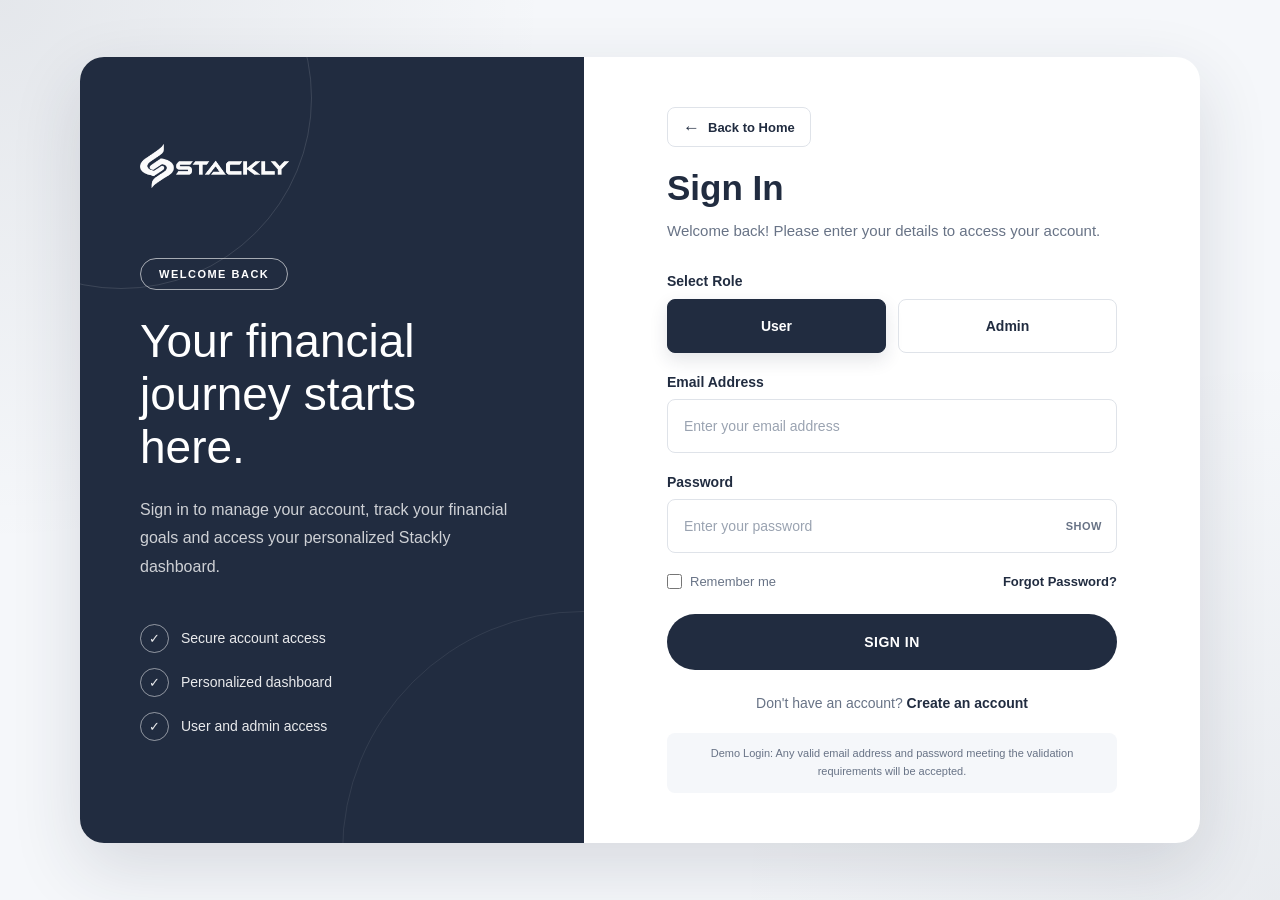
<file: login.html>
<!DOCTYPE html>
<html lang="en">
<head>
    <meta charset="UTF-8">
    <meta name="viewport" content="width=device-width, initial-scale=1.0">

    <title>Sign In | Stackly</title>

    <style>
        * {
            margin: 0;
            padding: 0;
            box-sizing: border-box;
        }

        :root {
            --primary: #212c40;
            --primary-dark: #182235;
            --text: #212c40;
            --muted: #687386;
            --border: #dfe3e9;
            --background: #f5f7fa;
            --white: #ffffff;
            --success: #198754;
            --danger: #dc3545;
        }

        body {
            font-family: Arial, Helvetica, sans-serif;
            background: var(--background);
            color: var(--text);
            min-height: 100vh;
        }

        /* =========================================
           AUTH WRAPPER
        ========================================= */

        .auth-wrapper {
            min-height: 100vh;
            display: flex;
            align-items: center;
            justify-content: center;
            padding: 30px 20px;

            background:
                radial-gradient(
                    circle at top left,
                    rgba(33, 44, 64, 0.08),
                    transparent 35%
                ),
                radial-gradient(
                    circle at bottom right,
                    rgba(33, 44, 64, 0.06),
                    transparent 35%
                ),
                var(--background);
        }

        /* =========================================
           AUTH CONTAINER
        ========================================= */

        .auth-container {
            width: 100%;
            max-width: 1120px;
            min-height: 650px;

            display: grid;
            grid-template-columns: 45% 55%;

            background: var(--white);
            border-radius: 24px;
            overflow: hidden;

            box-shadow:
                0 25px 70px rgba(33, 44, 64, 0.14);
        }

        /* =========================================
           LEFT CONTENT
        ========================================= */

        .auth-left {
            position: relative;
            display: flex;
            flex-direction: column;
            justify-content: center;

            padding: 60px;

            background: var(--primary);
            color: var(--white);

            overflow: hidden;
        }

        .auth-left::before {
            content: "";
            position: absolute;

            width: 380px;
            height: 380px;

            border: 1px solid rgba(255, 255, 255, 0.12);
            border-radius: 50%;

            top: -150px;
            left: -150px;
        }

        .auth-left::after {
            content: "";
            position: absolute;

            width: 480px;
            height: 480px;

            border: 1px solid rgba(255, 255, 255, 0.08);
            border-radius: 50%;

            right: -240px;
            bottom: -250px;
        }

        /* =========================================
           BRAND
        ========================================= */

        .brand {
            position: relative;
            z-index: 2;

            margin-bottom: 70px;
        }

        .brand a {
            color: #ffffff;
            text-decoration: none;

            font-size: 32px;
            font-weight: 700;

            letter-spacing: 1px;
        }

        .brand-icon {
            font-size: 28px;
            margin-right: 7px;
        }

        /* =========================================
           LEFT CONTENT
        ========================================= */

        .auth-left-content {
            position: relative;
            z-index: 2;
        }

        .auth-tag {
            display: inline-block;

            padding: 9px 18px;

            border: 1px solid rgba(255, 255, 255, 0.6);
            border-radius: 30px;

            font-size: 11px;
            font-weight: 700;

            letter-spacing: 1.5px;

            margin-bottom: 25px;
        }

        .auth-left h1 {
            max-width: 500px;

            font-size: 46px;
            line-height: 1.15;

            font-weight: 500;

            margin-bottom: 22px;
        }

        .auth-left-description {
            max-width: 430px;

            font-size: 16px;
            line-height: 1.8;

            color: rgba(255, 255, 255, 0.78);
        }

        /* =========================================
           FEATURES
        ========================================= */

        .features {
            margin-top: 42px;
        }

        .feature {
            display: flex;
            align-items: center;

            gap: 12px;

            margin-bottom: 15px;

            font-size: 14px;

            color: rgba(255, 255, 255, 0.9);
        }

        .feature-icon {
            width: 29px;
            height: 29px;

            display: flex;
            align-items: center;
            justify-content: center;

            border: 1px solid rgba(255, 255, 255, 0.5);
            border-radius: 50%;

            font-size: 13px;
        }

        /* =========================================
           RIGHT SIDE
        ========================================= */

        .auth-right {
            display: flex;
            align-items: center;
            justify-content: center;

            padding: 50px 70px;
        }

        .auth-form-wrapper {
            width: 100%;
            max-width: 450px;
        }

        /* =========================================
           TITLE
        ========================================= */

        .auth-title {
            margin-bottom: 30px;
        }

        .auth-title h2 {
            color: var(--text);

            font-size: 35px;
            line-height: 1.2;

            font-weight: 600;

            margin-bottom: 10px;
        }

        .auth-title p {
            color: var(--muted);

            font-size: 15px;
            line-height: 1.6;
        }

        /* =========================================
           MESSAGE
        ========================================= */

        .message {
            display: none;

            padding: 13px 15px;

            margin-bottom: 20px;

            border-radius: 8px;

            font-size: 13px;
            line-height: 1.5;
        }

        .message.show {
            display: block;
        }

        .message.success {
            color: #146c43;

            background: #d1e7dd;

            border: 1px solid #badbcc;
        }

        .message.error {
            color: #b02a37;

            background: #f8d7da;

            border: 1px solid #f5c2c7;
        }

        /* =========================================
           FORM GROUP
        ========================================= */

        .form-group {
            margin-bottom: 21px;
        }

        .form-label {
            display: block;

            margin-bottom: 9px;

            color: var(--text);

            font-size: 14px;
            font-weight: 600;
        }

        /* =========================================
           INPUT
        ========================================= */

        .input-wrapper {
            position: relative;
        }

        .form-control {
            width: 100%;
            height: 54px;

            padding: 0 16px;

            border: 1px solid var(--border);
            border-radius: 8px;

            outline: none;

            background: #ffffff;
            color: var(--text);

            font-size: 14px;

            transition: all 0.25s ease;
        }

        .form-control::placeholder {
            color: #9aa3b1;
        }

        .form-control:focus {
            border-color: var(--primary);

            box-shadow:
                0 0 0 3px rgba(33, 44, 64, 0.08);
        }

        .form-control.error {
            border-color: var(--danger);
        }

        .form-control.success {
            border-color: var(--success);
        }

        /* =========================================
           PASSWORD
        ========================================= */

        .password-input {
            padding-right: 70px;
        }

        .password-toggle {
            position: absolute;

            top: 50%;
            right: 15px;

            transform: translateY(-50%);

            border: 0;
            background: transparent;

            color: var(--muted);

            font-size: 11px;
            font-weight: 700;

            cursor: pointer;

            letter-spacing: 0.5px;
        }

        .password-toggle:hover {
            color: var(--primary);
        }

        /* =========================================
           ERROR
        ========================================= */

        .error-message {
            display: none;

            margin-top: 7px;

            color: var(--danger);

            font-size: 12px;
            line-height: 1.4;
        }

        .error-message.show {
            display: block;
        }

        /* =========================================
           ROLE
        ========================================= */

        .role-label {
            display: block;

            margin-bottom: 10px;

            color: var(--text);

            font-size: 14px;
            font-weight: 600;
        }

        .role-options {
            display: grid;

            grid-template-columns: 1fr 1fr;

            gap: 12px;
        }

        .role-option {
            position: relative;
        }

        .role-option input {
            position: absolute;

            opacity: 0;
            pointer-events: none;
        }

        .role-option label {
            height: 54px;

            display: flex;
            align-items: center;
            justify-content: center;

            border: 1px solid var(--border);
            border-radius: 8px;

            color: var(--text);

            font-size: 14px;
            font-weight: 600;

            cursor: pointer;

            transition: all 0.25s ease;
        }

        .role-option label:hover {
            border-color: var(--primary);
        }

        .role-option input:checked + label {
            background: var(--primary);

            border-color: var(--primary);

            color: #ffffff;

            box-shadow:
                0 7px 18px rgba(33, 44, 64, 0.12);
        }

        /* =========================================
           FORM OPTIONS
        ========================================= */

        .form-options {
            display: flex;
            align-items: center;
            justify-content: space-between;

            margin-top: 3px;
            margin-bottom: 25px;
        }

        .remember {
            display: flex;
            align-items: center;

            gap: 8px;

            color: var(--muted);

            font-size: 13px;

            cursor: pointer;
        }

        .remember input {
            width: 15px;
            height: 15px;

            accent-color: var(--primary);

            cursor: pointer;
        }

        .forgot-password {
            color: var(--primary);

            font-size: 13px;
            font-weight: 600;

            text-decoration: none;
        }

        .forgot-password:hover {
            text-decoration: underline;
        }

        /* =========================================
           LOGIN BUTTON
        ========================================= */

        .btn-login {
            width: 100%;
            height: 56px;

            border: 0;
            border-radius: 30px;

            background: var(--primary);
            color: #ffffff;

            font-size: 14px;
            font-weight: 700;

            letter-spacing: 0.5px;

            cursor: pointer;

            transition: all 0.3s ease;
        }

        .btn-login:hover {
            background: var(--primary-dark);

            transform: translateY(-1px);

            box-shadow:
                0 10px 25px rgba(33, 44, 64, 0.18);
        }

        .btn-login:disabled {
            cursor: not-allowed;

            opacity: 0.65;

            transform: none;
        }

        /* =========================================
           SIGNUP LINK
        ========================================= */

        .signup-text {
            margin-top: 25px;

            text-align: center;

            color: var(--muted);

            font-size: 14px;
        }

        .signup-text a {
            color: var(--primary);

            font-weight: 700;

            text-decoration: none;
        }

        .signup-text a:hover {
            text-decoration: underline;
        }

        /* =========================================
           DEMO NOTE
        ========================================= */

        .demo-note {
            margin-top: 22px;

            padding: 12px 14px;

            border-radius: 8px;

            background: #f5f7fa;

            color: var(--muted);

            font-size: 11px;

            line-height: 1.6;

            text-align: center;
        }

        /* =========================================
           RESPONSIVE
        ========================================= */

        @media (max-width: 991px) {

            .auth-container {
                grid-template-columns: 1fr;

                max-width: 620px;

                min-height: auto;
            }

            .auth-left {
                display: none;
            }

            .auth-right {
                padding: 50px 45px;
            }
        }

        @media (max-width: 600px) {

            .auth-wrapper {
                padding: 15px;
            }

            .auth-container {
                border-radius: 16px;
            }

            .auth-right {
                padding: 35px 22px;
            }

            .auth-title h2 {
                font-size: 29px;
            }

            .role-options {
                grid-template-columns: 1fr;
            }

            .form-options {
                align-items: flex-start;

                flex-direction: column;

                gap: 12px;
            }
        }

        @media (max-width: 380px) {

            .auth-right {
                padding: 30px 17px;
            }

            .auth-title h2 {
                font-size: 26px;
            }
        }

.stackly-logo {
    width: 150px;
    height: auto;
    display: block;
}

/* =========================================
   BACK TO HOME
========================================= */

.back-home-wrap {
    margin-bottom: 20px;
}

.back-home-btn {
    display: inline-flex;
    align-items: center;
    gap: 8px;

    min-height: 40px;
    padding: 9px 15px;

    border: 1px solid var(--border);
    border-radius: 8px;

    background: #ffffff;
    color: var(--primary);

    font-size: 13px;
    font-weight: 600;

    text-decoration: none;

    transition: all 0.25s ease;
}

.back-home-btn:hover {
    background: var(--primary);
    border-color: var(--primary);
    color: #ffffff;

    transform: translateY(-1px);
}

.back-home-btn span:first-child {
    font-size: 17px;
    line-height: 1;
}

@media (max-width: 600px) {

    .back-home-wrap {
        margin-bottom: 17px;
    }

    .back-home-btn {
        min-height: 38px;
        padding: 8px 13px;
        font-size: 12px;
    }

}

    </style>
</head>

<body>

    <div class="auth-wrapper">

        <div class="auth-container">

            <!-- =====================================
                 LEFT SIDE
            ====================================== -->

            <div class="auth-left">

                <div class="brand">

                 <a href="index.html">
    <img src="images/logo.webp" alt="STACKLY" class="stackly-logo">
</a>

                </div>

                <div class="auth-left-content">

                    <span class="auth-tag">
                        WELCOME BACK
                    </span>

                    <h1>
                        Your financial journey starts here.
                    </h1>

                    <p class="auth-left-description">
                        Sign in to manage your account, track your
                        financial goals and access your personalized
                        Stackly dashboard.
                    </p>

                    <div class="features">

                        <div class="feature">

                            <span class="feature-icon">
                                ✓
                            </span>

                            Secure account access

                        </div>

                        <div class="feature">

                            <span class="feature-icon">
                                ✓
                            </span>

                            Personalized dashboard

                        </div>

                        <div class="feature">

                            <span class="feature-icon">
                                ✓
                            </span>

                            User and admin access

                        </div>

                    </div>

                </div>

            </div>


            <!-- =====================================
                 RIGHT SIDE
            ====================================== -->

            <div class="auth-right">

                <div class="auth-form-wrapper">

                    <div class="back-home-wrap">
    <a href="index.html" class="back-home-btn">
        <span>←</span>
        <span>Back to Home</span>
    </a>
</div>

                    <div class="auth-title">

                        <h2>
                            Sign In
                        </h2>

                        <p>
                            Welcome back! Please enter your details
                            to access your account.
                        </p>

                    </div>


                    <!-- MESSAGE -->

                    <div
                        id="message"
                        class="message">
                    </div>


                    <!-- LOGIN FORM -->

                    <form
                        id="loginForm"
                        novalidate>


                        <!-- ROLE -->

                        <div class="form-group">

                            <label class="role-label">
                                Select Role
                            </label>

                            <div class="role-options">

                                <div class="role-option">

                                    <input
                                        type="radio"
                                        id="userRole"
                                        name="role"
                                        value="user"
                                        checked
                                    >

                                    <label for="userRole">
                                        User
                                    </label>

                                </div>


                                <div class="role-option">

                                    <input
                                        type="radio"
                                        id="adminRole"
                                        name="role"
                                        value="admin"
                                    >

                                    <label for="adminRole">
                                        Admin
                                    </label>

                                </div>

                            </div>

                        </div>


                        <!-- EMAIL -->

                        <div class="form-group">

                            <label
                                class="form-label"
                                for="email">

                                Email Address

                            </label>

                            <input
                                type="email"
                                id="email"
                                name="email"
                                class="form-control"
                                placeholder="Enter your email address"
                                autocomplete="email"
                            >

                            <div
                                id="emailError"
                                class="error-message">

                                Please enter a valid email address.

                            </div>

                        </div>


                        <!-- PASSWORD -->

                        <div class="form-group">

                            <label
                                class="form-label"
                                for="password">

                                Password

                            </label>

                            <div class="input-wrapper">

                                <input
                                    type="password"
                                    id="password"
                                    name="password"
                                    class="form-control password-input"
                                    placeholder="Enter your password"
                                    autocomplete="current-password"
                                >

                                <button
                                    type="button"
                                    id="togglePassword"
                                    class="password-toggle">

                                    SHOW

                                </button>

                            </div>

                            <div
                                id="passwordError"
                                class="error-message">

                                Password must contain at least 8
                                characters, including uppercase,
                                lowercase and a number.

                            </div>

                        </div>


                        <!-- OPTIONS -->

                        <div class="form-options">

                            <label class="remember">

                                <input
                                    type="checkbox"
                                    id="remember"
                                >

                                <span>
                                    Remember me
                                </span>

                            </label>


                        <a 
    href="404.html" 
    class="forgot-password">
    Forgot Password?
</a>

                        </div>


                        <!-- LOGIN BUTTON -->

                        <button
                            type="submit"
                            class="btn-login"
                            id="loginButton">

                            SIGN IN

                        </button>

                    </form>


                    <!-- SIGNUP -->

                    <div class="signup-text">

                        Don't have an account?

                        <a href="signup.html">
                            Create an account
                        </a>

                    </div>


                    <!-- DEMO MESSAGE -->

                    <div class="demo-note">

                        Demo Login: Any valid email address and
                        password meeting the validation requirements
                        will be accepted.

                    </div>

                </div>

            </div>

        </div>

    </div>


    <script>

        /* =========================================
           ELEMENTS
        ========================================= */

        const loginForm =
            document.getElementById("loginForm");

        const email =
            document.getElementById("email");

        const password =
            document.getElementById("password");

        const emailError =
            document.getElementById("emailError");

        const passwordError =
            document.getElementById("passwordError");

        const message =
            document.getElementById("message");

        const loginButton =
            document.getElementById("loginButton");

        const togglePassword =
            document.getElementById("togglePassword");

        const forgotPassword =
            document.getElementById("forgotPassword");


        /* =========================================
           EMAIL VALIDATION
        ========================================= */

        function validateEmail(value) {

            const emailPattern =
                /^[a-zA-Z0-9.!#$%&'*+/=?^_`{|}~-]+@[a-zA-Z0-9-]+(?:\.[a-zA-Z0-9-]+)+$/;

            return emailPattern.test(value);

        }


        /* =========================================
           PASSWORD VALIDATION
        ========================================= */

        function validatePassword(value) {

            /*
                Minimum 8 characters
                At least 1 uppercase
                At least 1 lowercase
                At least 1 number
            */

            return /^(?=.*[a-z])(?=.*[A-Z])(?=.*\d).{8,}$/
                .test(value);

        }


        /* =========================================
           SHOW / HIDE PASSWORD
        ========================================= */

        togglePassword.addEventListener(
            "click",
            function () {

                if (password.type === "password") {

                    password.type = "text";

                    togglePassword.textContent =
                        "HIDE";

                } else {

                    password.type = "password";

                    togglePassword.textContent =
                        "SHOW";

                }

            }
        );


        /* =========================================
           EMAIL LIVE VALIDATION
        ========================================= */

        email.addEventListener(
            "input",
            function () {

                if (email.value.trim() === "") {

                    email.classList.remove(
                        "success",
                        "error"
                    );

                    emailError.classList.remove(
                        "show"
                    );

                    return;

                }


                if (
                    validateEmail(
                        email.value.trim()
                    )
                ) {

                    email.classList.remove("error");

                    email.classList.add("success");

                    emailError.classList.remove(
                        "show"
                    );

                } else {

                    email.classList.remove(
                        "success"
                    );

                }

            }
        );


        /* =========================================
           PASSWORD LIVE VALIDATION
        ========================================= */

        password.addEventListener(
            "input",
            function () {

                if (password.value === "") {

                    password.classList.remove(
                        "success",
                        "error"
                    );

                    passwordError.classList.remove(
                        "show"
                    );

                    return;

                }


                if (
                    validatePassword(
                        password.value
                    )
                ) {

                    password.classList.remove(
                        "error"
                    );

                    password.classList.add(
                        "success"
                    );

                    passwordError.classList.remove(
                        "show"
                    );

                } else {

                    password.classList.remove(
                        "success"
                    );

                }

            }
        );


        /* =========================================
           FORGOT PASSWORD
        ========================================= */

        forgotPassword.addEventListener(
            "click",
            function (event) {

                event.preventDefault();

                message.textContent =
                    "Password reset is available in the demo version.";

                message.className =
                    "message show error";

            }
        );


        /* =========================================
           LOGIN SUBMIT
        ========================================= */

        loginForm.addEventListener(
            "submit",
            function (event) {

                event.preventDefault();


                /* Reset message */

                message.className =
                    "message";

                message.textContent = "";


                let isValid = true;


                /* =================================
                   EMAIL
                ================================= */

                if (
                    !validateEmail(
                        email.value.trim()
                    )
                ) {

                    isValid = false;

                    email.classList.add("error");

                    email.classList.remove(
                        "success"
                    );

                    emailError.classList.add(
                        "show"
                    );

                } else {

                    email.classList.remove(
                        "error"
                    );

                    email.classList.add(
                        "success"
                    );

                    emailError.classList.remove(
                        "show"
                    );

                }


                /* =================================
                   PASSWORD
                ================================= */

                if (
                    !validatePassword(
                        password.value
                    )
                ) {

                    isValid = false;

                    password.classList.add(
                        "error"
                    );

                    password.classList.remove(
                        "success"
                    );

                    passwordError.classList.add(
                        "show"
                    );

                } else {

                    password.classList.remove(
                        "error"
                    );

                    password.classList.add(
                        "success"
                    );

                    passwordError.classList.remove(
                        "show"
                    );

                }


                /* =================================
                   STOP IF INVALID
                ================================= */

                if (!isValid) {

                    message.textContent =
                        "Please correct the highlighted fields.";

                    message.className =
                        "message show error";

                    return;

                }


                /* =================================
                   GET ROLE
                ================================= */

                const selectedRole =
                    document.querySelector(
                        'input[name="role"]:checked'
                    ).value;


                /* =================================
                   SAVE DEMO SESSION
                ================================= */

                sessionStorage.setItem(
                    "stacklyLoggedIn",
                    "true"
                );

                sessionStorage.setItem(
                    "stacklyRole",
                    selectedRole
                );

                sessionStorage.setItem(
                    "stacklyEmail",
                    email.value.trim()
                );


                /* =================================
                   SUCCESS MESSAGE
                ================================= */

                message.textContent =
                    "Login successful! Redirecting to your dashboard...";

                message.className =
                    "message show success";


                loginButton.disabled = true;

                loginButton.textContent =
                    "REDIRECTING...";


                /* =================================
                   ROLE BASED REDIRECTION
                ================================= */

                setTimeout(
                    function () {

                        if (
                            selectedRole === "admin"
                        ) {

                            window.location.href =
                                "admin-dashboard.html";

                        } else {

                            window.location.href =
                                "user-dashboard.html";

                        }

                    },
                    1200
                );

            }
        );

    </script>

</body>
</html>
</file>
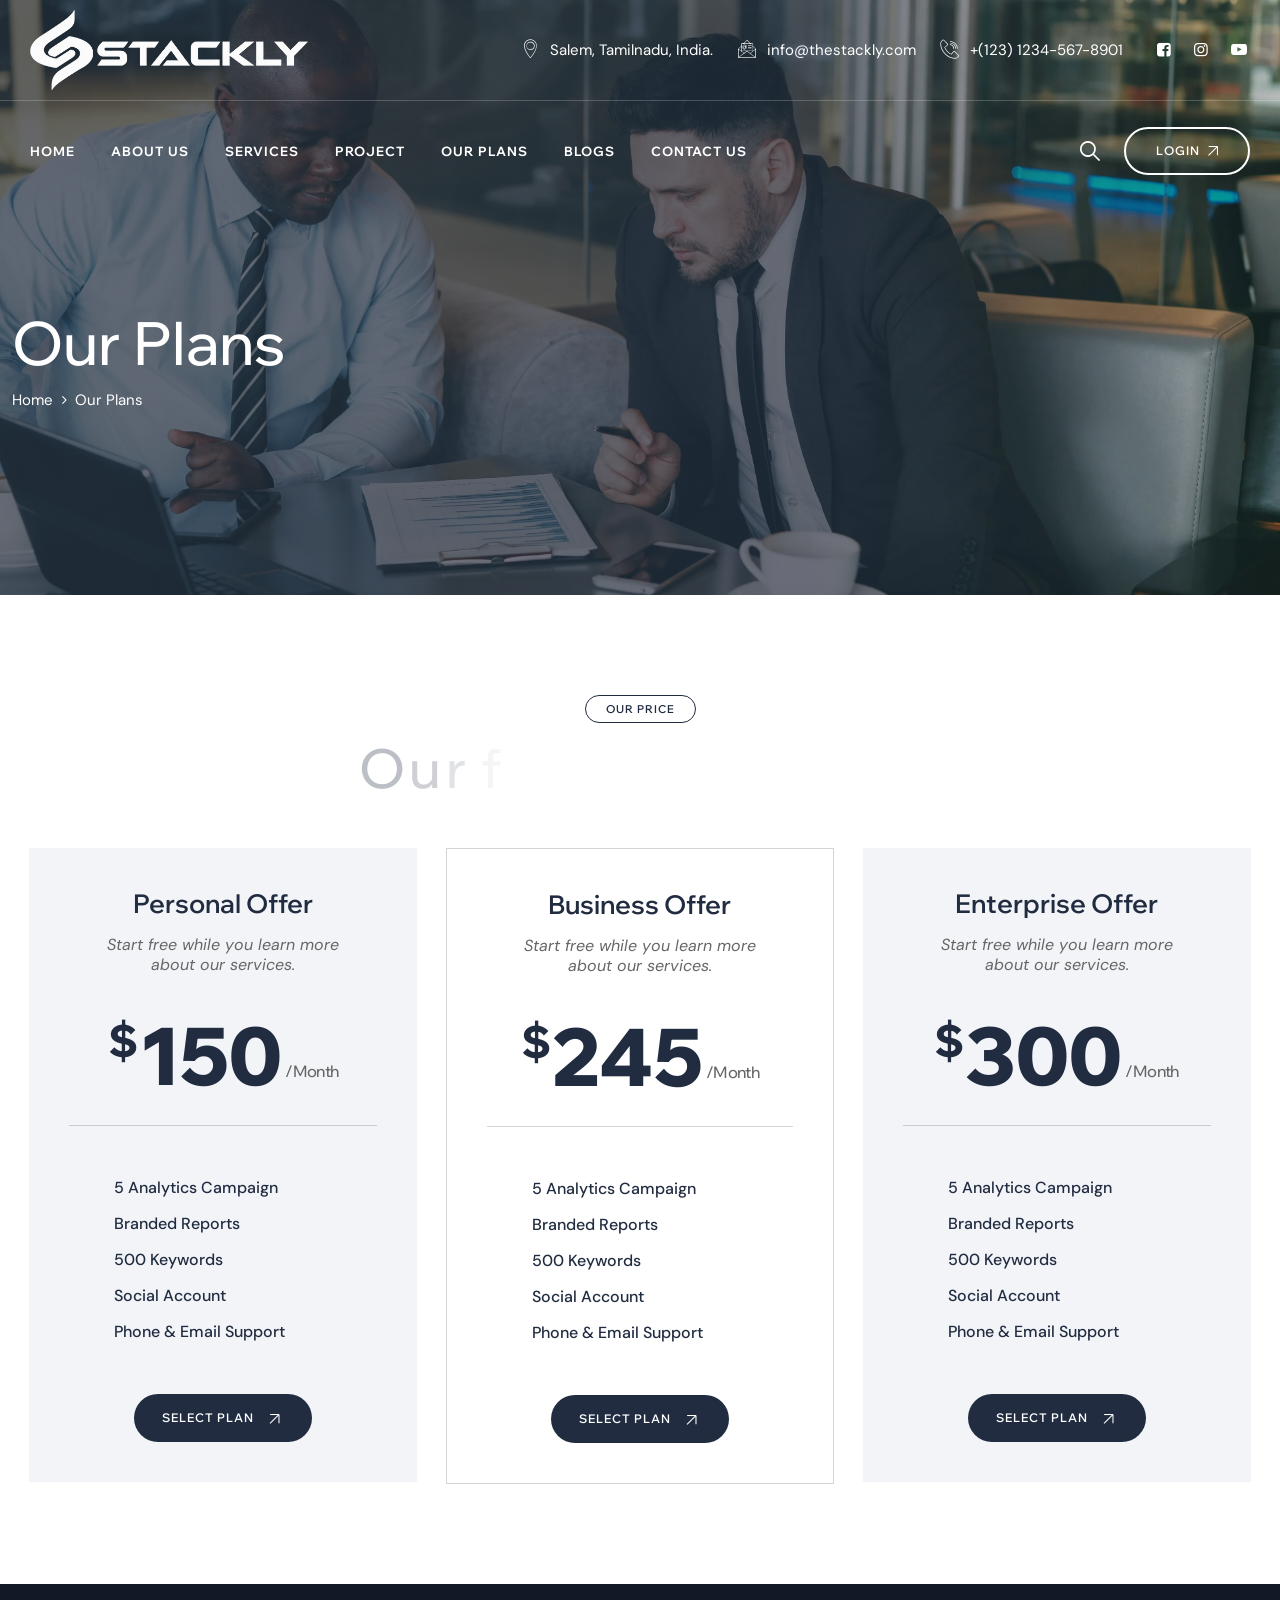
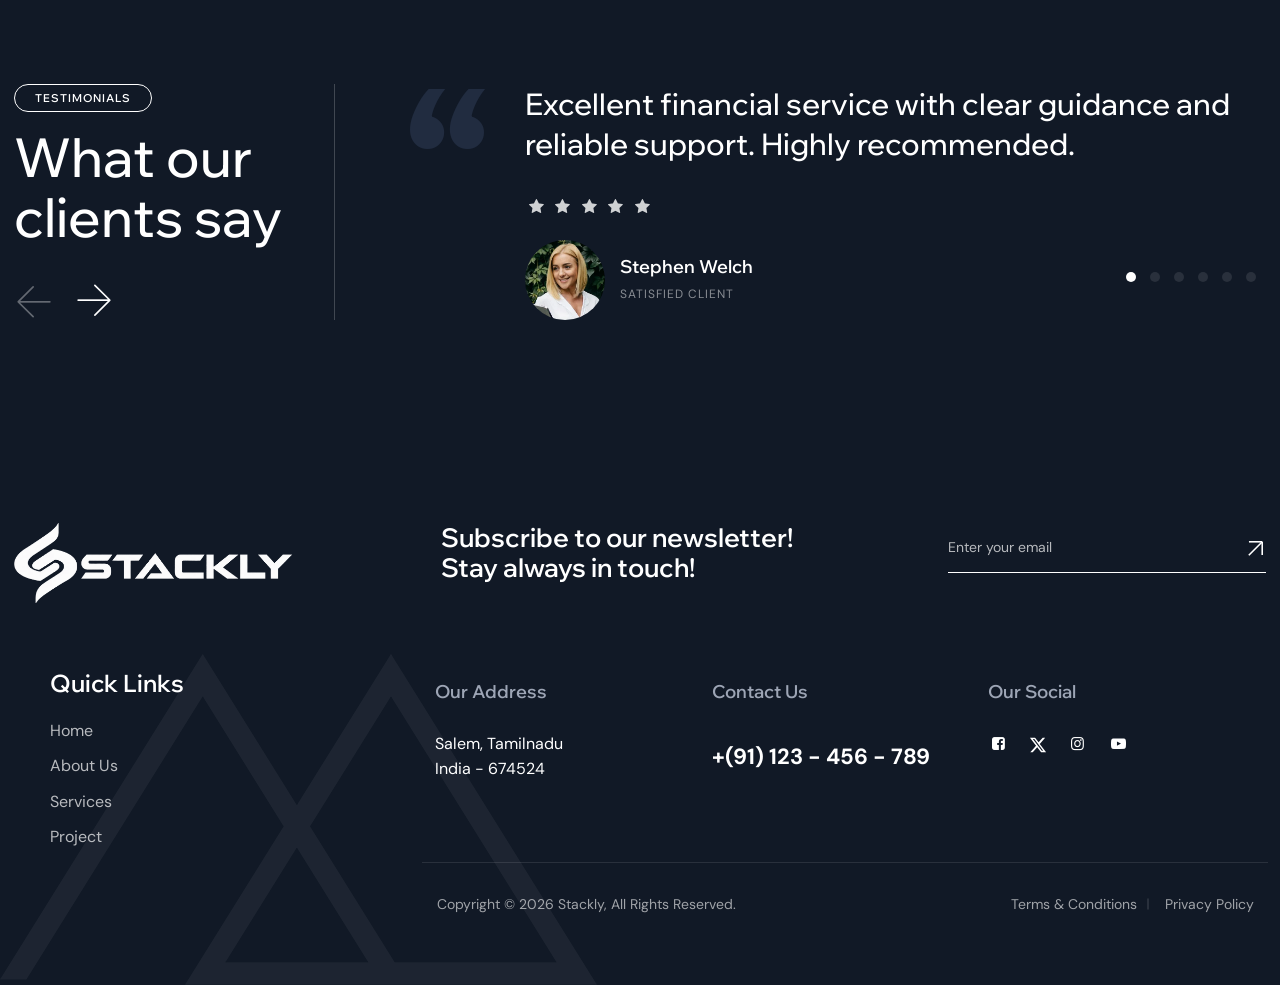
<file: our-plans.html>
<!doctype html>
<html class="no-js" lang="en">
   <head>
      <meta charset="utf-8">
      <meta http-equiv="x-ua-compatible" content="ie=edge">
      <title>Our Plans – Stackly Finance</title>
      <meta name="robots" content="noindex, follow">
      <meta name="description" content="">
      <meta name="viewport" content="width=device-width, initial-scale=1, shrink-to-fit=no">
 
      <!-- CSS
         ============================================ -->
      <!-- Bootstrap CSS -->
      <link rel="stylesheet" href="css/bootstrap.min.css">
      <!-- Fontawesome -->
      <link rel="stylesheet" href="css/fontawesome.css">
      <!-- Flaticon -->
      <link rel="stylesheet" href="css/flaticon.css">
      <!-- optico Icons -->
      <link rel="stylesheet" href="css/pbminfotech-base-icons.css">
      <!-- Slick -->
      <link rel="stylesheet" href="css/swiper.min.css">
      <!-- AOS -->
      <link rel="stylesheet" href="css/aos.css">
      <!-- Shortcode CSS -->
      <link rel="stylesheet" href="css/shortcode.css">
      <!-- Base CSS -->
      <link rel="stylesheet" href="css/base.css">
      <!-- Style CSS -->
      <link rel="stylesheet" href="css/style.css">
      <!-- Responsive CSS -->
      <link rel="stylesheet" href="css/responsive.css">

	  		<style>
		.pbmit-title-bar-wrapper{
	background-image: url(images/ourplan.webp) !important;
    background-repeat: no-repeat;
    background-position: center center;
    background-size: cover;
    background-attachment: scroll;
	position: relative;
    z-index: 1;
}
	</style>
   </head>
   <body>
      <!-- Page Wrapper -->
      <div class="page-wrapper">

        <!-- Header Main Area -->
     <header class="site-header header-style-1">
			<div class="pbmit-header-overlay">
				<div class="site-header-menu">
					<div class="pbmit-logo-area">
						<div class="d-flex align-items-center justify-content-between">
							<div class="site-branding">
								<h1 class="site-title">
									<a href="index.html">
										<img class="logo-img" src="images/logo.webp" alt="stackly">
									</a>
								</h1>
							</div>
							<div class="pbmit-header-info ml-auto d-flex align-items-center">
								<div class="pbmit-header-info-inner">
									<div class="pbmit-header-box pbmit-header-box-1">
										<a>						
											<span class="pbmit-header-box-icon">
												<i class="pbmit-stackly-icon pbmit-stackly-icon-location-1"></i>
											</span>						
											<span class="pbmit-header-box-title"></span>
											<span class="pbmit-header-box-content">Salem, Tamilnadu, India.</span>
										</a>				
									</div>
									<div class="pbmit-header-box pbmit-header-box-2">
										<a>						
											<span class="pbmit-header-box-icon">
												<i class="pbmit-stackly-icon pbmit-stackly-icon-email-1"></i>
											</span>						
											<span class="pbmit-header-box-title"></span>
											<span class="pbmit-header-box-content"><span class="__cf_email__">info@thestackly.com</span></span>
										</a>				
									</div>
									<div class="pbmit-header-box pbmit-header-box-3">
										<a>						
											<span class="pbmit-header-box-icon">
												<i class="pbmit-stackly-icon pbmit-stackly-icon-phone-call"></i>
											</span>						
											<span class="pbmit-header-box-title"></span>
											<span class="pbmit-header-box-content">+(123) 1234-567-8901</span>
										</a>				
									</div>
								</div>
								<ul class="pbmit-social-links">
									<li class="pbmit-social-li pbmit-social-facebook">
										<a href="404.html">
											<span><i class="pbmit-base-icon-facebook-squared"></i></span>
										</a>
									</li>

									<li class="pbmit-social-li pbmit-social-instagram">
										<a href="404.html">
											<span><i class="pbmit-base-icon-instagram"></i></span>
										</a>
									</li>
									<li class="pbmit-social-li pbmit-social-youtube">
										<a href="404.html">
											<span><i class="pbmit-base-icon-youtube-play"></i></span>
										</a>
									</li>
								</ul>
							</div>
						</div>
					</div>
					<div class="pbmit-main-header-area">
						<div class="container-fluid">
							<div class="d-flex align-items-center justify-content-between pbmit-header-content">
								  <div class="sticky-logo">
                <a href="index.html">
                    <img src="images/logo.webp" alt="Stackly">
                </a>
            </div>
								<div class="site-navigation">
									<nav class="main-menu navbar-expand-xl navbar-light">
										<div class="navbar-header">
											<!-- Toggle Button --> 
											<button class="navbar-toggler" type="button">
												<i class="pbmit-base-icon-menu-1"></i>
											</button>
										</div>
	<div class="pbmit-mobile-menu-bg"></div>

<div class="collapse navbar-collapse clearfix show" id="pbmit-menu">
    <div class="pbmit-menu-wrap">

        <!-- Mobile Menu Logo -->
        <div class="mobile-menu-logo">
            <a href="index.html">
                <img src="images/logo.webp" alt="Stackly">
            </a>
        </div>

        <!-- Close Button -->
        <span class="closepanel">
            <i class="pbmit-base-icon-close-circular-button-symbol"></i>
        </span>

        <!-- Mobile Navigation -->
        <ul class="navigation clearfix">
            <li><a href="index.html">Home</a></li>
            <li><a href="about-us.html">About Us</a></li>
            <li><a href="services.html">Services</a></li>
            <li><a href="project.html">Project</a></li>
            <li><a href="our-plans.html">Our Plans</a></li>
            <li><a href="blog.html">Blogs</a></li>
            <li><a href="contact-us.html">Contact Us</a></li>
        </ul>

        <!-- Mobile Login Button -->
        <div class="mobile-menu-login">
            <a href="login.html">
                <span>Login</span>
                <svg class="mobile-login-arrow"
                     xmlns="http://www.w3.org/2000/svg"
                     width="16"
                     height="16"
                     viewBox="0 0 19 19"
                     fill="none">
                    <line x1="1" y1="18" x2="17.8" y2="1.2"></line>
                    <line x1="1.2" y1="1" x2="18" y2="1"></line>
                    <line x1="18" y1="17.8" x2="18" y2="1"></line>
                </svg>
            </a>
        </div>

    </div>
</div>

</nav>
</div>

<div class="pbmit-right-box d-flex align-items-center">

    <!-- Search Button -->
    <div class="pbmit-header-search-btn">
        <a href="404.html">
            <i class="pbmit-base-icon-search-1"></i>
        </a>
    </div>

    <!-- Desktop Login Button -->
    <div class="pbmit-button-box">
        <div class="pbmit-header-button">
            <div class="pbmit-svg-btn pbmit-ihbox-btn">
                <a href="login.html">
                    <span class="pbmit-header-button-text">
                        Login
                        <svg class="pbmit-svg-arrow"
                             xmlns="http://www.w3.org/2000/svg"
                             width="10"
                             height="19"
                             viewBox="0 0 19 19"
                             fill="none">
                            <line x1="1" y1="18" x2="17.8" y2="1.2"></line>
                            <line x1="1.2" y1="1" x2="18" y2="1"></line>
                            <line x1="18" y1="17.8" x2="18" y2="1"></line>
                        </svg>
                    </span>
                </a>
            </div>
        </div>
    </div>

</div>
								</div>
							</div>
						</div>
					</div>
				</div>
			</div>
		</header>
		<!-- Header Main Area End Here -->

        <!-- Title Bar -->
        <div class="pbmit-title-bar-wrapper">
			<div class="container">
				<div class="pbmit-title-bar-content">
					<div class="pbmit-title-bar-content-inner">
						<h1 class="pbmit-tbar-title"> Our Plans</h1>
						<div class="pbmit-breadcrumb">
							<div class="pbmit-breadcrumb-inner">
								<span><a class="home"><span>Home</span></a></span>
								<span class="sep">
									<i class="pbmit-base-icon-angle-right"></i>
								</span>
								<span><span class="post-root post post-post current-item"> Our Plans</span></span>
							</div>
						</div>
					</div>
				</div> 
			</div> 
		</div>
        <!-- Title Bar End-->

        <!-- Page Content -->
        <div class="page-content our_plans">

			<!-- Pricing Start -->
			<section class="section-lgx pbminfotech-ele-ptable-style-1">
				<div class="container">
					<div class="pbmit-heading-subheading text-center animation-style2">
						<h4 class="pbmit-subtitle">Our Price</h4>
						<h2 class="pbmit-title">Our flexible pricing plans</h2>
					</div>
					<div class="pbmit-ptable-cols">
						<div class="row">
							<div class="pbmit-ptable-col col-md-6 col-lg-4">
								<div class="pbmit-pricing-table-box">
									<div class="pbmit-head-wrap">
										<h3 class="pbminfotech-ptable-heading">Personal Offer</h3>
										<div class="pbminfotech-sep"></div>
										<div class="pbminfotech-ptable-desc">Start free while you learn more about our services.</div>
									</div>
									<div class="pbminfotech-ptable-price-w">
										<div class="pbminfotech-ptable-symbol">$</div>
										<div class="pbminfotech-ptable-price">150</div>
										<div class="pbminfotech-ptable-frequency">/Month</div>
									</div>
									<div class="pbmit-ptable-lines-w">
										<div class="pbmit-ptable-line">
											<i class="ti-check"></i> 5 Analytics Campaign
										</div>
										<div class="pbmit-ptable-line">
											<i class="ti-check"></i> Branded Reports
										</div>
										<div class="pbmit-ptable-line">
											<i class="ti-check"></i> 500 Keywords
										</div>
										<div class="pbmit-ptable-line">
											<i class="ti-check"></i> Social Account
										</div>
										<div class="pbmit-ptable-line">
											<i class="ti-check"></i> Phone &amp; Email Support
										</div>
									</div>
									<div class="pbmit-svg-btn">
										<div class="pbmit-ptable-btn">
											<a href="404.html" class="pbmit-btn">
												<span>
													Select Plan
													<svg class="pbmit-svg-arrow" xmlns="http://www.w3.org/2000/svg" xmlns:xlink="http://www.w3.org/1999/xlink" x="0px" y="0px" width="19" height="19" viewBox="0 0 19 19" xml:space="preserve">
														<line x1="1" y1="18" x2="17.8" y2="1.2"></line>
														<line x1="1.2" y1="1" x2="18" y2="1"></line>
														<line x1="18" y1="17.8" x2="18" y2="1"></line>
													</svg>
												</span>
											</a>
										</div>
									</div>
								</div>
							</div>
							<div class="pbmit-pricing-table-featured-col pbmit-ptable-col col-md-6 col-lg-4">
								<div class="pbmit-pricing-table-box">
									<div class="pbmit-ptablebox-featured-w"></div>
									<div class="pbmit-head-wrap">
										<h3 class="pbminfotech-ptable-heading">Business Offer</h3>
										<div class="pbminfotech-sep"></div>
										<div class="pbminfotech-ptable-desc">Start free while you learn more about our services.</div>
									</div>
									<div class="pbminfotech-ptable-price-w">
										<div class="pbminfotech-ptable-symbol">$</div>
										<div class="pbminfotech-ptable-price">245</div>
										<div class="pbminfotech-ptable-frequency">/Month</div>
									</div>
									<div class="pbmit-ptable-lines-w">
										<div class="pbmit-ptable-line">
											<i class="ti-check"></i> 5 Analytics Campaign
										</div>
										<div class="pbmit-ptable-line">
											<i class="ti-check"></i> Branded Reports
										</div>
										<div class="pbmit-ptable-line">
											<i class="ti-check"></i> 500 Keywords
										</div>
										<div class="pbmit-ptable-line">
											<i class="ti-check"></i> Social Account
										</div>
										<div class="pbmit-ptable-line">
											<i class="ti-check"></i> Phone &amp; Email Support
										</div>
									</div>
									<div class="pbmit-svg-btn">
										<div class="pbmit-ptable-btn">
											<a href="404.html" class="pbmit-btn">
												<span>
													Select Plan
													<svg class="pbmit-svg-arrow" xmlns="http://www.w3.org/2000/svg" xmlns:xlink="http://www.w3.org/1999/xlink" x="0px" y="0px" width="19" height="19" viewBox="0 0 19 19" xml:space="preserve">
														<line x1="1" y1="18" x2="17.8" y2="1.2"></line>
														<line x1="1.2" y1="1" x2="18" y2="1"></line>
														<line x1="18" y1="17.8" x2="18" y2="1"></line>
													</svg>
												</span>
											</a>
										</div>
									</div>
								</div>
							</div>
							<div class="pbmit-ptable-col col-md-6 col-lg-4">
								<div class="pbmit-pricing-table-box">
									<div class="pbmit-head-wrap">
										<h3 class="pbminfotech-ptable-heading">Enterprise Offer</h3>
										<div class="pbminfotech-sep"></div>
										<div class="pbminfotech-ptable-desc">Start free while you learn more about our services.</div>
									</div>
									<div class="pbminfotech-ptable-price-w">
										<div class="pbminfotech-ptable-symbol">$</div>
										<div class="pbminfotech-ptable-price">300</div>
										<div class="pbminfotech-ptable-frequency">/Month</div>
									</div>
									<div class="pbmit-ptable-lines-w">
										<div class="pbmit-ptable-line">
											<i class="ti-check"></i> 5 Analytics Campaign
										</div>
										<div class="pbmit-ptable-line">
											<i class="ti-check"></i> Branded Reports
										</div>
										<div class="pbmit-ptable-line">
											<i class="ti-check"></i> 500 Keywords
										</div>
										<div class="pbmit-ptable-line">
											<i class="ti-check"></i> Social Account
										</div>
										<div class="pbmit-ptable-line">
											<i class="ti-check"></i> Phone &amp; Email Support
										</div>
									</div>
									<div class="pbmit-svg-btn">
										<div class="pbmit-ptable-btn">
											<a href="404.html" class="pbmit-btn">
												<span>
													Select Plan
													<svg class="pbmit-svg-arrow" xmlns="http://www.w3.org/2000/svg" xmlns:xlink="http://www.w3.org/1999/xlink" x="0px" y="0px" width="19" height="19" viewBox="0 0 19 19" xml:space="preserve">
														<line x1="1" y1="18" x2="17.8" y2="1.2"></line>
														<line x1="1.2" y1="1" x2="18" y2="1"></line>
														<line x1="18" y1="17.8" x2="18" y2="1"></line>
													</svg>
												</span>
											</a>
										</div>
									</div>
								</div>
							</div>
						</div>
					</div>
				</div>
			</section>
			<!-- Pricing End -->

			<!-- Testimonial Start -->
			<section class="testimonial_two pbmit-bg-color-blackish">
				<div class="container"> 
					<div class="row">
						<div class="col-md-12 col-lg-3">
							<div class="pbmit-heading-subheading animation-style2 text-white">
								<h4 class="pbmit-subtitle">Testimonials</h4>
								<h2 class="pbmit-title">What our clients say</h2>
							</div>
							<div class="testimonial_arrow swiper-btn-custom d-flex flex-row-reverse"></div>
						</div>
						<div class="col-md-12 col-lg-9">
							<div class="testimonial-two_box">
								<div class="swiper-slider" data-arrows-class="testimonial_arrow" data-loop="false" data-autoplay="false" data-dots="true" data-arrows="true" data-columns="1" data-margin="30" data-effect="slide">
									<div class="swiper-wrapper">
										<div class="swiper-slide">
											<!-- Slide1 -->
											<article class="pbmit-testimonial-style-2">
												<div class="pbminfotech-post-item">
													<div class="pbminfotech-box-content">
														<blockquote class="pbminfotech-testimonial-text">
															<p>Excellent financial service with clear guidance and reliable support. Highly recommended.</p>
														</blockquote>
														<div class="pbminfotech-box-star-ratings">
															<i class="pbmit-base-icon-star pbmit-active"></i>
															<i class="pbmit-base-icon-star pbmit-active"></i>
															<i class="pbmit-base-icon-star pbmit-active"></i>
															<i class="pbmit-base-icon-star pbmit-active"></i>
															<i class="pbmit-base-icon-star pbmit-active"></i>
														</div>
														<div class="pbminfotech-box-content-inner">
															<div class="pbmit-featured-img-wrapper">
																<div class="pbmit-featured-wrapper">
																	<img src="images/homepage-2/testimonial/testimonial-01.webp" class="img-fluid" alt="">
																</div>
															</div>
															<div class="pbminfotech-box-author">
																<h3 class="pbminfotech-box-title">Stephen Welch</h3>
																<div class="pbminfotech-testimonial-detail">Satisfied Client</div>
															</div>
														</div>
													</div>
												</div>
											</article>
										</div>
										<div class="swiper-slide">
											<!-- Slide2 -->
											<article class="pbmit-testimonial-style-2">
												<div class="pbminfotech-post-item">
													<div class="pbminfotech-box-content">
														<blockquote class="pbminfotech-testimonial-text">
															<p>Professional and dependable team. Their financial solutions helped us make better decisions.</p>
														</blockquote>
														<div class="pbminfotech-box-star-ratings">
															<i class="pbmit-base-icon-star pbmit-active"></i>
															<i class="pbmit-base-icon-star pbmit-active"></i>
															<i class="pbmit-base-icon-star pbmit-active"></i>
															<i class="pbmit-base-icon-star pbmit-active"></i>
															<i class="pbmit-base-icon-star"></i>
														</div>
														<div class="pbminfotech-box-content-inner">
															<div class="pbmit-featured-img-wrapper">
																<div class="pbmit-featured-wrapper">
																	<img src="images/homepage-2/testimonial/testimonial-02.webp" class="img-fluid" alt="">
																</div>
															</div>
															<div class="pbminfotech-box-author">
																<h3 class="pbminfotech-box-title">Martin Bailey</h3>
																<div class="pbminfotech-testimonial-detail">Chief Finance</div>
															</div>
														</div>
													</div>
												</div>
											</article>
										</div>
										<div class="swiper-slide">
											<!-- Slide3 -->
											<article class="pbmit-testimonial-style-2">
												<div class="pbminfotech-post-item">
													<div class="pbminfotech-box-content">
														<blockquote class="pbminfotech-testimonial-text">
															<p>Great service and practical advice. They understood our requirements and delivered excellent results</p>
														</blockquote>
														<div class="pbminfotech-box-star-ratings">
															<i class="pbmit-base-icon-star pbmit-active"></i>
															<i class="pbmit-base-icon-star pbmit-active"></i>
															<i class="pbmit-base-icon-star pbmit-active"></i>
															<i class="pbmit-base-icon-star"></i>
															<i class="pbmit-base-icon-star"></i>
														</div>
														<div class="pbminfotech-box-content-inner">
															<div class="pbmit-featured-img-wrapper">
																<div class="pbmit-featured-wrapper">
																	<img src="images/homepage-2/testimonial/testimonial-03.webp" class="img-fluid" alt="">
																</div>
															</div>
															<div class="pbminfotech-box-author">
																<h3 class="pbminfotech-box-title">Emma Greed</h3>
																<div class="pbminfotech-testimonial-detail">Legal Advisor</div>
															</div>
														</div>
													</div>
												</div>
											</article>
										</div>
										<div class="swiper-slide">
											<!-- Slide4 -->
											<article class="pbmit-testimonial-style-2">
												<div class="pbminfotech-post-item">
													<div class="pbminfotech-box-content">
														<blockquote class="pbminfotech-testimonial-text">
															<p>Their expertise and attention to detail made our financial planning much easier and more effective</p>
														</blockquote>
														<div class="pbminfotech-box-star-ratings">
															<i class="pbmit-base-icon-star pbmit-active"></i>
															<i class="pbmit-base-icon-star pbmit-active"></i>
															<i class="pbmit-base-icon-star pbmit-active"></i>
															<i class="pbmit-base-icon-star pbmit-active"></i>
															<i class="pbmit-base-icon-star pbmit-active"></i>
														</div>
														<div class="pbminfotech-box-content-inner">
															<div class="pbmit-featured-img-wrapper">
																<div class="pbmit-featured-wrapper">
																	<img src="images/homepage-2/testimonial/testimonial-04.webp" class="img-fluid" alt="">
																</div>
															</div>
															<div class="pbminfotech-box-author">
																<h3 class="pbminfotech-box-title">Daniel Craig</h3>
																<div class="pbminfotech-testimonial-detail">Tax Manager</div>
															</div>
														</div>
													</div>
												</div>
											</article>
										</div>
										<div class="swiper-slide">
											<!-- Slide5 -->
											<article class="pbmit-testimonial-style-2">
												<div class="pbminfotech-post-item">
													<div class="pbminfotech-box-content">
														<blockquote class="pbminfotech-testimonial-text">
															<p>A trusted team providing smart financial solutions and valuable support throughout our journey.</p>
														</blockquote>
														<div class="pbminfotech-box-star-ratings">
															<i class="pbmit-base-icon-star pbmit-active"></i>
															<i class="pbmit-base-icon-star pbmit-active"></i>
															<i class="pbmit-base-icon-star pbmit-active"></i>
															<i class="pbmit-base-icon-star pbmit-active"></i>
															<i class="pbmit-base-icon-star pbmit-active"></i>
														</div>
														<div class="pbminfotech-box-content-inner">
															<div class="pbmit-featured-img-wrapper">
																<div class="pbmit-featured-wrapper">
																	<img src="images/homepage-2/testimonial/testimonial-05.webp" class="img-fluid" alt="">
																</div>
															</div>
															<div class="pbminfotech-box-author">
																<h3 class="pbminfotech-box-title">Amelia Dyer</h3>
																<div class="pbminfotech-testimonial-detail">Stockbroker</div>
															</div>
														</div>
													</div>
												</div>
											</article>
										</div>
										<div class="swiper-slide">
											<!-- Slide6 -->
											<article class="pbmit-testimonial-style-2">
												<div class="pbminfotech-post-item">
													<div class="pbminfotech-box-content">
														<blockquote class="pbminfotech-testimonial-text">
															<p>Reliable financial guidance with practical solutions that helped us improve our business performance.</p>
														</blockquote>
														<div class="pbminfotech-box-star-ratings">
															<i class="pbmit-base-icon-star pbmit-active"></i>
															<i class="pbmit-base-icon-star pbmit-active"></i>
															<i class="pbmit-base-icon-star pbmit-active"></i>
															<i class="pbmit-base-icon-star pbmit-active"></i>
															<i class="pbmit-base-icon-star pbmit-active"></i>
														</div>
														<div class="pbminfotech-box-content-inner">
															<div class="pbmit-featured-img-wrapper">
																<div class="pbmit-featured-wrapper">
																	<img src="images/homepage-2/testimonial/testimonial-06.webp" class="img-fluid" alt="">
																</div>
															</div>
															<div class="pbminfotech-box-author">
																<h3 class="pbminfotech-box-title">Henry Cavil</h3>
																<div class="pbminfotech-testimonial-detail">Cost Marketing</div>
															</div>
														</div>
													</div>
												</div>
											</article>
										</div>
									</div>
								</div>
							</div>
						</div>
					</div>
				</div>
			</section>
			<!-- Testimonial End -->
        </div>
        <!-- Page Content End -->

      	        <!-- footer -->
        <footer class="footer site-footer pbmit-bg-color-blackish">
            <div class="pbmit-footer-big-area-wrapper">
				<div class="container">
					<div class="row">
						<div class="col-xl-4 col-lg-3 col-md-6">

    <!-- Footer Logo -->
    <div class="pbmit-footer-logo">
        <img src="images/logo.webp" class="img-fluid" alt="Stackly">
    </div>

    <!-- Quick Links -->
    <div class="footer-quick-links">
        <h2 class="widget-title">Quick Links</h2>

        <ul>
            <li><a href="index.html">Home</a></li>
            <li><a href="about-us.html">About Us</a></li>
            <li><a href="services.html">Services</a></li>
            <li><a href="project.html">Project</a></li>
        </ul>
    </div>

</div>			
						<div class="col-xl-4 col-lg-5 col-md-6">
							<h3>Subscribe to our newsletter! Stay always in touch!</h3>
						</div>	
						<div class="col-xl-4 col-lg-4 col-md-6">
						<form id="newsletterForm" novalidate>
    <div class="pbmit-footer-newsletter">
        <input 
            type="email" 
            id="newsletterEmail"
            name="EMAIL" 
            placeholder="Enter your email"
            required
        >

        <button type="submit" class="pbmit-svg-btn">
            <svg class="pbmit-svg-arrow"
                xmlns="http://www.w3.org/2000/svg"
                xmlns:xlink="http://www.w3.org/1999/xlink"
                x="0px"
                y="0px"
                width="10"
                height="19"
                viewBox="0 0 19 19"
                xml:space="preserve">
                
                <line x1="1" y1="18" x2="17.8" y2="1.2"></line>
                <line x1="1.2" y1="1" x2="18" y2="1"></line>
                <line x1="18" y1="17.8" x2="18" y2="1"></line>

            </svg>
        </button>
    </div>

    <span id="newsletterError" class="newsletter-error"></span>
</form>

<script>
document.getElementById("newsletterForm").addEventListener("submit", function (e) {
    e.preventDefault();

    const email = document.getElementById("newsletterEmail");
    const error = document.getElementById("newsletterError");

    const emailValue = email.value.trim();

    // Clear previous error
    error.textContent = "";
    email.classList.remove("newsletter-invalid");

    // Empty field validation
    if (emailValue === "") {
        error.textContent = "Please enter your email address.";
        email.classList.add("newsletter-invalid");
        email.focus();
        return;
    }

    // Email format validation
    const emailPattern = /^[^\s@]+@[^\s@]+\.[^\s@]+$/;

    if (!emailPattern.test(emailValue)) {
        error.textContent = "Please enter a valid email address.";
        email.classList.add("newsletter-invalid");
        email.focus();
        return;
    }

    // Valid email - redirect to 404 page
    window.location.href = "404.html";
});
</script>
						</div>	
					</div>
				</div>
            </div>
			<div class="pbmit-footer-main-area">
				<div class="container">
					<div class="pbmit-footer-widget-area">
						<div class="container">
							<div class="row g-2">
								<div class="pbmit-footer-widget-col-1 col-md-4">
									<div class="widget">
										<h2 class="widget-title">Our address</h2>
										<div class="pbmit-contact-widget-lines">
											Salem, Tamilnadu <br> India - 674524
										</div>
									</div>
								</div>
								<div class="pbmit-footer-widget-col-2 col-md-4">
									<div class="widget">
										<h2 class="widget-title">Contact Us</h2>
										<div class="pbmit-contact-widget-lines">
											<div class="pbmit-contact-widget-phone">
												+(91) 123 - 456 - 789
											</div>
										</div>
									</div>
								</div>
								<div class="pbmit-footer-widget-col-3 col-md-4">
									<div class="widget">
										<h2 class="widget-title">Our Social</h2>
										<div class="textwidget">
											<ul class="pbmit-social-links">
												<li class="pbmit-social-li pbmit-social-facebook">
													<a href="404.html">
														<span><i class="pbmit-base-icon-facebook-squared"></i></span>
													</a>
												</li>
												<li class="pbmit-social-li pbmit-social-twitter">
													<a href="404.html" aria-label="X">
    <span>
        <svg width="18" height="18" viewBox="0 0 24 24" fill="currentColor">
            <path d="M18.244 2.25h3.308l-7.227 8.26 8.502 11.24H16.17l-5.214-6.817-5.964 6.817H1.68l7.73-8.835L1.254 2.25H8.08l4.713 6.231L18.244 2.25Zm-1.161 17.52h1.833L7.084 4.126H5.117L17.083 19.77Z"/>
        </svg>
    </span>
</a>
												</li>
												<li class="pbmit-social-li pbmit-social-instagram">
													<a href="404.html">
														<span><i class="pbmit-base-icon-instagram"></i></span>
													</a>
												</li>
												<li class="pbmit-social-li pbmit-social-youtube">
													<a href="404.html">
														<span><i class="pbmit-base-icon-youtube-play"></i></span>
													</a>
												</li>
											</ul>
										</div>
									</div>
								</div>
							</div>
						</div>
					</div>
					<div class="pbmit-footer-text-area">
						<div class="container">
							<div class="pbmit-footer-text-inner">
								<div class="row">
									<div class="col-md-6">
										<div class="pbmit-footer-copyright-text-area">
											Copyright © 2026 <a>Stackly</a>, All Rights Reserved.
										</div>
									</div>
									<div class="col-md-6">
										<div class=" pbmit-footer-menu-area">
											<ul>
												<li><a href="404.html">Terms & Conditions</a></li>
												<li><a href="404.html">Privacy Policy</a></li>
											</ul>
										</div>
									</div>		
								</div>
							</div>
						</div>
					</div>
				</div>
			</div>
        </footer>
		
        <!-- Search Box Start Here -->
		<div class="pbmit-search-overlay">
			<div class="pbmit-icon-close">
				<svg class="qodef-svg--close qodef-m" xmlns="http://www.w3.org/2000/svg" width="28.163" height="28.163" viewBox="0 0 26.163 26.163">
					<rect width="36" height="1" transform="translate(0.707) rotate(45)"></rect>
					<rect width="36" height="1" transform="translate(0 25.456) rotate(-45)"></rect>
				</svg>
			</div>
			<div class="pbmit-search-outer"> 
				<form class="pbmit-site-searchform">
					<input type="search" class="form-control field searchform-s" name="s" placeholder="Search …">
					<button type="submit"></button>
				</form>
			</div>
		</div>
		<!-- Search Box End Here -->

		<!-- Scroll To Top -->
		<div class="pbmit-progress-wrap">
			<svg class="pbmit-progress-circle svg-content" width="100%" height="100%" viewBox="-1 -1 102 102">
				<path d="M50,1 a49,49 0 0,1 0,98 a49,49 0 0,1 0,-98"></path>
			</svg>	
		</div>
		<!-- Scroll To Top End -->
         
    </div>
    <!-- Page Wrapper End -->

    <!-- JS
        ============================================ -->
	<!-- jQuery JS -->
	<script src="js/jquery.min.js"></script>
	<!-- Popper JS -->
	<script src="js/popper.min.js"></script>
	<!-- Bootstrap JS -->
	<script src="js/bootstrap.min.js"></script>
	<!-- jquery Waypoints JS -->
	<script src="js/jquery.waypoints.min.js"></script>
	<!-- jquery Appear JS -->
	<script src="js/jquery.appear.js"></script>
	<!-- Numinate JS -->
	<script src="js/numinate.min.js"></script>
	<!-- Slick JS -->
	<script src="js/swiper.min.js"></script>
	<!-- Magnific JS -->
	<script src="js/jquery.magnific-popup.min.js"></script>
	<!-- Circle Progress JS -->
	<script src="js/circle-progress.js"></script> 
	<!-- countdown JS -->
	<script src="js/jquery.countdown.min.js"></script> 
	<!-- AOS -->
	<script src="js/aos.js"></script>
	<!-- GSAP -->
	<script src='js/gsap.js'></script>
	<!-- Scroll Trigger -->
	<script src='js/ScrollTrigger.js'></script>
	<!-- Split Text -->
	<script src='js/SplitText.js'></script>
	<!-- Magnetic -->
	<script src='js/magnetic.js'></script>
	<!-- Hammer -->
	<script src='js/hammer.min.js'></script>
	<!-- GSAP Animation -->
	<script src='js/gsap-animation.js'></script>
	<!-- Scripts JS -->
	<script src="js/scripts.js"></script>

   <script type="module" src="https://static.cloudflareinsights.com/beacon.min.js/v31edd6df95cf4e85bb4c19e7a9bdbcba1788362987495" integrity="sha512-iIg7k2xntmwu6/uSb5tpc/hySgZc4eoL31yB29W6tJFo2akwjPWcEqnCEdJvGexCL0KEQwVYv5BlowfhVz26hg==" data-cf-beacon='{"version":"2024.11.0","token":"125856bf84ab44059737e93b01aa0fef","spa":2}' crossorigin="anonymous"></script>
</body>
</html>
</file>
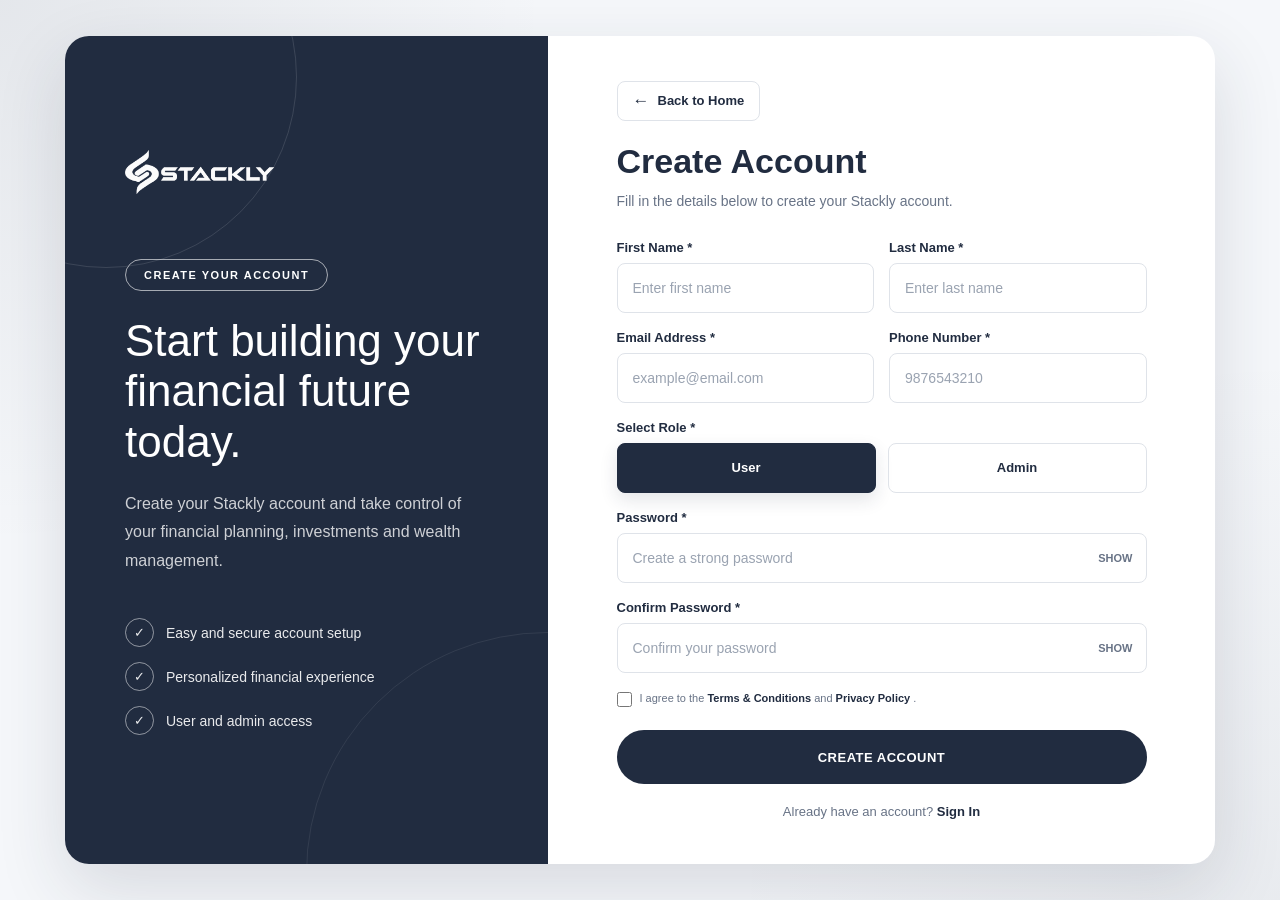
<file: signup.html>
<!DOCTYPE html>
<html lang="en">
<head>
    <meta charset="UTF-8">
    <meta name="viewport" content="width=device-width, initial-scale=1.0">

    <title>Sign Up | Stackly</title>

    <style>

        * {
            margin: 0;
            padding: 0;
            box-sizing: border-box;
        }

        :root {
            --primary: #212c40;
            --primary-dark: #182235;
            --text: #212c40;
            --muted: #687386;
            --border: #dfe3e9;
            --background: #f5f7fa;
            --white: #ffffff;
            --success: #198754;
            --danger: #dc3545;
        }

        body {
            font-family: Arial, Helvetica, sans-serif;
            background: var(--background);
            color: var(--text);
            min-height: 100vh;
        }

        /* =========================================
           AUTH WRAPPER
        ========================================= */

        .auth-wrapper {
            min-height: 100vh;

            display: flex;
            align-items: center;
            justify-content: center;

            padding: 30px 20px;

            background:
                radial-gradient(
                    circle at top left,
                    rgba(33, 44, 64, 0.08),
                    transparent 35%
                ),
                radial-gradient(
                    circle at bottom right,
                    rgba(33, 44, 64, 0.06),
                    transparent 35%
                ),
                var(--background);
        }

        /* =========================================
           AUTH CONTAINER
        ========================================= */

        .auth-container {
            width: 100%;
            max-width: 1150px;

            display: grid;
            grid-template-columns: 42% 58%;

            background: var(--white);

            border-radius: 24px;

            overflow: hidden;

            box-shadow:
                0 25px 70px rgba(33, 44, 64, 0.14);
        }

        /* =========================================
           LEFT SIDE
        ========================================= */

        .auth-left {
            position: relative;

            display: flex;
            flex-direction: column;
            justify-content: center;

            padding: 60px;

            background: var(--primary);

            color: var(--white);

            overflow: hidden;
        }

        .auth-left::before {
            content: "";

            position: absolute;

            width: 380px;
            height: 380px;

            border: 1px solid rgba(255, 255, 255, 0.12);

            border-radius: 50%;

            top: -150px;
            left: -150px;
        }

        .auth-left::after {
            content: "";

            position: absolute;

            width: 480px;
            height: 480px;

            border: 1px solid rgba(255, 255, 255, 0.08);

            border-radius: 50%;

            right: -240px;
            bottom: -250px;
        }

        /* =========================================
           BRAND
        ========================================= */

        .brand {
            position: relative;
            z-index: 2;

            margin-bottom: 65px;
        }

        .brand a {
            color: #ffffff;

            text-decoration: none;

            font-size: 32px;

            font-weight: 700;

            letter-spacing: 1px;
        }

        .brand-icon {
            font-size: 28px;

            margin-right: 7px;
        }

        /* =========================================
           LEFT CONTENT
        ========================================= */

        .auth-left-content {
            position: relative;
            z-index: 2;
        }

        .auth-tag {
            display: inline-block;

            padding: 9px 18px;

            border: 1px solid rgba(255, 255, 255, 0.6);

            border-radius: 30px;

            font-size: 11px;

            font-weight: 700;

            letter-spacing: 1.5px;

            margin-bottom: 25px;
        }

        .auth-left h1 {
            max-width: 500px;

            font-size: 44px;

            line-height: 1.15;

            font-weight: 500;

            margin-bottom: 22px;
        }

        .auth-left-description {
            max-width: 430px;

            font-size: 16px;

            line-height: 1.8;

            color: rgba(255, 255, 255, 0.78);
        }

        /* =========================================
           FEATURES
        ========================================= */

        .features {
            margin-top: 42px;
        }

        .feature {
            display: flex;
            align-items: center;

            gap: 12px;

            margin-bottom: 15px;

            font-size: 14px;

            color: rgba(255, 255, 255, 0.9);
        }

        .feature-icon {
            width: 29px;
            height: 29px;

            display: flex;
            align-items: center;
            justify-content: center;

            border: 1px solid rgba(255, 255, 255, 0.5);

            border-radius: 50%;

            font-size: 13px;
        }

        /* =========================================
           RIGHT SIDE
        ========================================= */

        .auth-right {
            display: flex;

            align-items: center;

            justify-content: center;

            padding: 45px 65px;
        }

        .auth-form-wrapper {
            width: 100%;

            max-width: 530px;
        }

        /* =========================================
           TITLE
        ========================================= */

        .auth-title {
            margin-bottom: 27px;
        }

        .auth-title h2 {
            color: var(--text);

            font-size: 34px;

            line-height: 1.2;

            font-weight: 600;

            margin-bottom: 9px;
        }

        .auth-title p {
            color: var(--muted);

            font-size: 14px;

            line-height: 1.6;
        }

        /* =========================================
           MESSAGE
        ========================================= */

        .message {
            display: none;

            padding: 13px 15px;

            margin-bottom: 18px;

            border-radius: 8px;

            font-size: 13px;

            line-height: 1.5;
        }

        .message.show {
            display: block;
        }

        .message.success {
            color: #146c43;

            background: #d1e7dd;

            border: 1px solid #badbcc;
        }

        .message.error {
            color: #b02a37;

            background: #f8d7da;

            border: 1px solid #f5c2c7;
        }

        /* =========================================
           FORM ROW
        ========================================= */

        .form-row {
            display: grid;

            grid-template-columns: 1fr 1fr;

            gap: 15px;
        }

        /* =========================================
           FORM GROUP
        ========================================= */

        .form-group {
            margin-bottom: 17px;
        }

        .form-label {
            display: block;

            margin-bottom: 8px;

            color: var(--text);

            font-size: 13px;

            font-weight: 600;
        }

        /* =========================================
           INPUT
        ========================================= */

        .form-control {
            width: 100%;

            height: 50px;

            padding: 0 15px;

            border: 1px solid var(--border);

            border-radius: 8px;

            outline: none;

            background: #ffffff;

            color: var(--text);

            font-size: 14px;

            transition: all 0.25s ease;
        }

        .form-control::placeholder {
            color: #9aa3b1;
        }

        .form-control:focus {
            border-color: var(--primary);

            box-shadow:
                0 0 0 3px rgba(33, 44, 64, 0.08);
        }

        .form-control.error {
            border-color: var(--danger);
        }

        .form-control.success {
            border-color: var(--success);
        }

        /* =========================================
           PASSWORD
        ========================================= */

        .password-wrapper {
            position: relative;
        }

        .password-wrapper .form-control {
            padding-right: 65px;
        }

        .password-toggle {
            position: absolute;

            top: 50%;
            right: 14px;

            transform: translateY(-50%);

            border: 0;

            background: transparent;

            color: var(--muted);

            font-size: 11px;

            font-weight: 700;

            cursor: pointer;
        }

        .password-toggle:hover {
            color: var(--primary);
        }

        /* =========================================
           ERROR MESSAGE
        ========================================= */

        .error-message {
            display: none;

            margin-top: 6px;

            color: var(--danger);

            font-size: 11px;

            line-height: 1.4;
        }

        .error-message.show {
            display: block;
        }

        /* =========================================
           ROLE
        ========================================= */

        .role-options {
            display: grid;

            grid-template-columns: 1fr 1fr;

            gap: 12px;
        }

        .role-option {
            position: relative;
        }

        .role-option input {
            position: absolute;

            opacity: 0;

            pointer-events: none;
        }

        .role-option label {
            height: 50px;

            display: flex;

            align-items: center;

            justify-content: center;

            border: 1px solid var(--border);

            border-radius: 8px;

            color: var(--text);

            font-size: 13px;

            font-weight: 600;

            cursor: pointer;

            transition: all 0.25s ease;
        }

        .role-option label:hover {
            border-color: var(--primary);
        }

        .role-option input:checked + label {
            background: var(--primary);

            border-color: var(--primary);

            color: #ffffff;

            box-shadow:
                0 7px 18px rgba(33, 44, 64, 0.12);
        }

        /* =========================================
           PASSWORD STRENGTH
        ========================================= */

        .password-strength {
            display: none;

            margin-top: 7px;
        }

        .strength-bar {
            width: 100%;

            height: 4px;

            background: #e9ecef;

            border-radius: 10px;

            overflow: hidden;
        }

        .strength-progress {
            width: 0;

            height: 100%;

            transition: all 0.3s ease;
        }

        .strength-text {
            margin-top: 4px;

            color: var(--muted);

            font-size: 10px;
        }

        /* =========================================
           TERMS
        ========================================= */

        .terms {
            display: flex;

            align-items: flex-start;

            gap: 8px;

            margin: 2px 0 5px;

            color: var(--muted);

            font-size: 11px;

            line-height: 1.6;

            cursor: pointer;
        }

        .terms input {
            width: 15px;
            height: 15px;

            margin-top: 2px;

            accent-color: var(--primary);

            cursor: pointer;

            flex-shrink: 0;
        }

        .terms a {
            color: var(--primary);

            font-weight: 700;

            text-decoration: none;
        }

        .terms a:hover {
            text-decoration: underline;
        }

        /* =========================================
           SIGNUP BUTTON
        ========================================= */

        .btn-signup {
            width: 100%;

            height: 54px;

            margin-top: 18px;

            border: 0;

            border-radius: 30px;

            background: var(--primary);

            color: #ffffff;

            font-size: 13px;

            font-weight: 700;

            letter-spacing: 0.5px;

            cursor: pointer;

            transition: all 0.3s ease;
        }

        .btn-signup:hover {
            background: var(--primary-dark);

            transform: translateY(-1px);

            box-shadow:
                0 10px 25px rgba(33, 44, 64, 0.18);
        }

        .btn-signup:disabled {
            cursor: not-allowed;

            opacity: 0.65;

            transform: none;
        }

        /* =========================================
           SIGN IN
        ========================================= */

        .signin-text {
            margin-top: 20px;

            text-align: center;

            color: var(--muted);

            font-size: 13px;
        }

        .signin-text a {
            color: var(--primary);

            font-weight: 700;

            text-decoration: none;
        }

        .signin-text a:hover {
            text-decoration: underline;
        }

        /* =========================================
           RESPONSIVE
        ========================================= */

        @media (max-width: 991px) {

            .auth-container {
                grid-template-columns: 1fr;

                max-width: 620px;

                min-height: auto;
            }

            .auth-left {
                display: none;
            }

            .auth-right {
                padding: 45px 40px;
            }
        }

        @media (max-width: 600px) {

            .auth-wrapper {
                padding: 15px;
            }

            .auth-container {
                border-radius: 16px;
            }

            .auth-right {
                padding: 32px 20px;
            }

            .auth-title h2 {
                font-size: 28px;
            }

            .form-row {
                grid-template-columns: 1fr;

                gap: 0;
            }

            .role-options {
                grid-template-columns: 1fr;
            }
        }

        @media (max-width: 380px) {

            .auth-right {
                padding: 28px 16px;
            }

            .auth-title h2 {
                font-size: 26px;
            }
        }

.stackly-logo {
    width: 150px;
    height: auto;
    display: block;
}

/* =========================================
   BACK TO HOME
========================================= */

.back-home-wrap {
    margin-bottom: 20px;
}

.back-home-btn {
    display: inline-flex;
    align-items: center;
    gap: 8px;

    min-height: 40px;
    padding: 9px 15px;

    border: 1px solid var(--border);
    border-radius: 8px;

    background: #ffffff;
    color: var(--primary);

    font-size: 13px;
    font-weight: 600;

    text-decoration: none;

    transition: all 0.25s ease;
}

.back-home-btn:hover {
    background: var(--primary);
    border-color: var(--primary);
    color: #ffffff;

    transform: translateY(-1px);
}

.back-home-btn span:first-child {
    font-size: 17px;
    line-height: 1;
}

@media (max-width: 600px) {

    .back-home-wrap {
        margin-bottom: 17px;
    }

    .back-home-btn {
        min-height: 38px;
        padding: 8px 13px;
        font-size: 12px;
    }

}
    </style>
</head>

<body>

    <div class="auth-wrapper">

        <div class="auth-container">

            <!-- =====================================
                 LEFT SIDE
            ====================================== -->

            <div class="auth-left">

                <div class="brand">

                                <a href="index.html">
    <img src="images/logo.webp" alt="STACKLY" class="stackly-logo">
</a>

                </div>


                <div class="auth-left-content">

                    <span class="auth-tag">
                        CREATE YOUR ACCOUNT
                    </span>

                    <h1>
                        Start building your financial future today.
                    </h1>

                    <p class="auth-left-description">
                        Create your Stackly account and take control
                        of your financial planning, investments and
                        wealth management.
                    </p>


                    <div class="features">

                        <div class="feature">

                            <span class="feature-icon">
                                ✓
                            </span>

                            Easy and secure account setup

                        </div>


                        <div class="feature">

                            <span class="feature-icon">
                                ✓
                            </span>

                            Personalized financial experience

                        </div>


                        <div class="feature">

                            <span class="feature-icon">
                                ✓
                            </span>

                            User and admin access

                        </div>

                    </div>

                </div>

            </div>


            <!-- =====================================
                 RIGHT SIDE
            ====================================== -->

            <div class="auth-right">

                <div class="auth-form-wrapper">

                    <div class="back-home-wrap">
    <a href="index.html" class="back-home-btn">
        <span>←</span>
        <span>Back to Home</span>
    </a>
</div>

                    <!-- TITLE -->

                    <div class="auth-title">

                        <h2>
                            Create Account
                        </h2>

                        <p>
                            Fill in the details below to create
                            your Stackly account.
                        </p>

                    </div>


                    <!-- MESSAGE -->

                    <div
                        id="message"
                        class="message">
                    </div>


                    <!-- FORM -->

                    <form
                        id="signupForm"
                        novalidate>


                        <!-- =================================
                             FIRST NAME / LAST NAME
                        ================================== -->

                        <div class="form-row">

                            <div class="form-group">

                                <label
                                    class="form-label"
                                    for="firstName">

                                    First Name *

                                </label>

                                <input
                                    type="text"
                                    id="firstName"
                                    name="firstName"
                                    class="form-control"
                                    placeholder="Enter first name"
                                    autocomplete="given-name"
                                >

                                <div
                                    id="firstNameError"
                                    class="error-message">

                                    Please enter your first name.

                                </div>

                            </div>


                            <div class="form-group">

                                <label
                                    class="form-label"
                                    for="lastName">

                                    Last Name *

                                </label>

                                <input
                                    type="text"
                                    id="lastName"
                                    name="lastName"
                                    class="form-control"
                                    placeholder="Enter last name"
                                    autocomplete="family-name"
                                >

                                <div
                                    id="lastNameError"
                                    class="error-message">

                                    Please enter your last name.

                                </div>

                            </div>

                        </div>


                        <!-- =================================
                             EMAIL / PHONE
                        ================================== -->

                        <div class="form-row">

                            <div class="form-group">

                                <label
                                    class="form-label"
                                    for="email">

                                    Email Address *

                                </label>

                                <input
                                    type="email"
                                    id="email"
                                    name="email"
                                    class="form-control"
                                    placeholder="example@email.com"
                                    autocomplete="email"
                                >

                                <div
                                    id="emailError"
                                    class="error-message">

                                    Please enter a valid email address.

                                </div>

                            </div>


                            <div class="form-group">

                                <label
                                    class="form-label"
                                    for="phone">

                                    Phone Number *

                                </label>

                                <input
                                    type="tel"
                                    id="phone"
                                    name="phone"
                                    class="form-control"
                                    placeholder="9876543210"
                                    maxlength="15"
                                    autocomplete="tel"
                                >

                                <div
                                    id="phoneError"
                                    class="error-message">

                                    Please enter a valid phone number.

                                </div>

                            </div>

                        </div>


                        <!-- =================================
                             ROLE
                        ================================== -->

                        <div class="form-group">

                            <label class="form-label">
                                Select Role *
                            </label>

                            <div class="role-options">

                                <div class="role-option">

                                    <input
                                        type="radio"
                                        id="userRole"
                                        name="role"
                                        value="user"
                                        checked
                                    >

                                    <label for="userRole">
                                        User
                                    </label>

                                </div>


                                <div class="role-option">

                                    <input
                                        type="radio"
                                        id="adminRole"
                                        name="role"
                                        value="admin"
                                    >

                                    <label for="adminRole">
                                        Admin
                                    </label>

                                </div>

                            </div>

                        </div>


                        <!-- =================================
                             PASSWORD
                        ================================== -->

                        <div class="form-group">

                            <label
                                class="form-label"
                                for="password">

                                Password *

                            </label>

                            <div class="password-wrapper">

                                <input
                                    type="password"
                                    id="password"
                                    name="password"
                                    class="form-control"
                                    placeholder="Create a strong password"
                                    autocomplete="new-password"
                                >

                                <button
                                    type="button"
                                    class="password-toggle"
                                    id="togglePassword">

                                    SHOW

                                </button>

                            </div>


                            <div
                                class="password-strength"
                                id="passwordStrength">

                                <div class="strength-bar">

                                    <div
                                        class="strength-progress"
                                        id="strengthProgress">
                                    </div>

                                </div>

                                <div
                                    class="strength-text"
                                    id="strengthText">
                                </div>

                            </div>


                            <div
                                id="passwordError"
                                class="error-message">

                                Password must contain at least 8
                                characters, one uppercase letter,
                                one lowercase letter and one number.

                            </div>

                        </div>


                        <!-- =================================
                             CONFIRM PASSWORD
                        ================================== -->

                        <div class="form-group">

                            <label
                                class="form-label"
                                for="confirmPassword">

                                Confirm Password *

                            </label>

                            <div class="password-wrapper">

                                <input
                                    type="password"
                                    id="confirmPassword"
                                    name="confirmPassword"
                                    class="form-control"
                                    placeholder="Confirm your password"
                                    autocomplete="new-password"
                                >

                                <button
                                    type="button"
                                    class="password-toggle"
                                    id="toggleConfirmPassword">

                                    SHOW

                                </button>

                            </div>


                            <div
                                id="confirmPasswordError"
                                class="error-message">

                                Passwords do not match.

                            </div>

                        </div>


                        <!-- =================================
                             TERMS
                        ================================== -->

                        <label class="terms">

                            <input
                                type="checkbox"
                                id="terms"
                                name="terms"
                            >

                            <span>

                                I agree to the

                                <a
                                    href="#"
                                    onclick="return false;">

                                    Terms & Conditions

                                </a>

                                and

                                <a
                                    href="#"
                                    onclick="return false;">

                                    Privacy Policy

                                </a>.

                            </span>

                        </label>


                        <div
                            id="termsError"
                            class="error-message">

                            Please accept the Terms & Conditions.

                        </div>


                        <!-- =================================
                             CREATE ACCOUNT
                        ================================== -->

                        <button
                            type="submit"
                            class="btn-signup"
                            id="signupButton">

                            CREATE ACCOUNT

                        </button>

                    </form>


                    <!-- =================================
                         SIGN IN
                    ================================== -->

                    <div class="signin-text">

                        Already have an account?

                        <a href="login.html">
                            Sign In
                        </a>

                    </div>

                </div>

            </div>

        </div>

    </div>


    <script>

        /* =========================================
           ELEMENTS
        ========================================= */

        const signupForm =
            document.getElementById("signupForm");

        const firstName =
            document.getElementById("firstName");

        const lastName =
            document.getElementById("lastName");

        const email =
            document.getElementById("email");

        const phone =
            document.getElementById("phone");

        const password =
            document.getElementById("password");

        const confirmPassword =
            document.getElementById("confirmPassword");

        const terms =
            document.getElementById("terms");

        const message =
            document.getElementById("message");

        const signupButton =
            document.getElementById("signupButton");

        const passwordStrength =
            document.getElementById("passwordStrength");

        const strengthProgress =
            document.getElementById("strengthProgress");

        const strengthText =
            document.getElementById("strengthText");


        /* =========================================
           VALIDATION FUNCTIONS
        ========================================= */

        function validateEmail(value) {

            const emailPattern =
                /^[a-zA-Z0-9.!#$%&'*+/=?^_`{|}~-]+@[a-zA-Z0-9-]+(?:\.[a-zA-Z0-9-]+)+$/;

            return emailPattern.test(value);

        }


        function validatePassword(value) {

            /*
                Minimum 8 characters
                One uppercase letter
                One lowercase letter
                One number
            */

            return /^(?=.*[a-z])(?=.*[A-Z])(?=.*\d).{8,}$/
                .test(value);

        }


        function validatePhone(value) {

            return /^[0-9]{10,15}$/.test(value);

        }


        function validateName(value) {

            return /^[A-Za-zÀ-ÿ\s'-]{2,50}$/.test(value);

        }


        /* =========================================
           SHOW ERROR
        ========================================= */

        function showError(
            input,
            errorId
        ) {

            input.classList.add("error");

            input.classList.remove("success");

            document
                .getElementById(errorId)
                .classList.add("show");

        }


        /* =========================================
           CLEAR ERROR
        ========================================= */

        function clearError(
            input,
            errorId
        ) {

            input.classList.remove("error");

            input.classList.add("success");

            document
                .getElementById(errorId)
                .classList.remove("show");

        }


        /* =========================================
           PASSWORD SHOW / HIDE
        ========================================= */

        document
            .getElementById("togglePassword")
            .addEventListener(
                "click",
                function () {

                    if (
                        password.type === "password"
                    ) {

                        password.type = "text";

                        this.textContent = "HIDE";

                    } else {

                        password.type = "password";

                        this.textContent = "SHOW";

                    }

                }
            );


        document
            .getElementById("toggleConfirmPassword")
            .addEventListener(
                "click",
                function () {

                    if (
                        confirmPassword.type === "password"
                    ) {

                        confirmPassword.type = "text";

                        this.textContent = "HIDE";

                    } else {

                        confirmPassword.type = "password";

                        this.textContent = "SHOW";

                    }

                }
            );


        /* =========================================
           PASSWORD STRENGTH
        ========================================= */

        password.addEventListener(
            "input",
            function () {

                const value = password.value;

                if (!value.length) {

                    passwordStrength.style.display =
                        "none";

                    return;

                }


                passwordStrength.style.display =
                    "block";


                let score = 0;


                if (value.length >= 8) {
                    score++;
                }

                if (/[A-Z]/.test(value)) {
                    score++;
                }

                if (/[a-z]/.test(value)) {
                    score++;
                }

                if (/[0-9]/.test(value)) {
                    score++;
                }

                if (/[^A-Za-z0-9]/.test(value)) {
                    score++;
                }


                if (score <= 2) {

                    strengthProgress.style.width =
                        "35%";

                    strengthText.textContent =
                        "Weak password";

                } else if (score <= 4) {

                    strengthProgress.style.width =
                        "70%";

                    strengthText.textContent =
                        "Good password";

                } else {

                    strengthProgress.style.width =
                        "100%";

                    strengthText.textContent =
                        "Strong password";

                }

            }
        );


        /* =========================================
           CONFIRM PASSWORD LIVE VALIDATION
        ========================================= */

        confirmPassword.addEventListener(
            "input",
            function () {

                if (
                    confirmPassword.value !== "" &&
                    confirmPassword.value === password.value
                ) {

                    confirmPassword.classList.remove(
                        "error"
                    );

                    confirmPassword.classList.add(
                        "success"
                    );

                    document
                        .getElementById(
                            "confirmPasswordError"
                        )
                        .classList.remove("show");

                }

            }
        );


        /* =========================================
           FORM SUBMIT
        ========================================= */

        signupForm.addEventListener(
            "submit",
            function (event) {

                event.preventDefault();


                /* Reset message */

                message.className =
                    "message";

                message.textContent =
                    "";


                let isValid = true;


                /* =================================
                   FIRST NAME
                ================================= */

                if (
                    !validateName(
                        firstName.value.trim()
                    )
                ) {

                    isValid = false;

                    showError(
                        firstName,
                        "firstNameError"
                    );

                } else {

                    clearError(
                        firstName,
                        "firstNameError"
                    );

                }


                /* =================================
                   LAST NAME
                ================================= */

                if (
                    !validateName(
                        lastName.value.trim()
                    )
                ) {

                    isValid = false;

                    showError(
                        lastName,
                        "lastNameError"
                    );

                } else {

                    clearError(
                        lastName,
                        "lastNameError"
                    );

                }


                /* =================================
                   EMAIL
                ================================= */

                if (
                    !validateEmail(
                        email.value.trim()
                    )
                ) {

                    isValid = false;

                    showError(
                        email,
                        "emailError"
                    );

                } else {

                    clearError(
                        email,
                        "emailError"
                    );

                }


                /* =================================
                   PHONE
                ================================= */

                const cleanPhone =
                    phone.value.replace(
                        /\D/g,
                        ""
                    );


                if (
                    !validatePhone(
                        cleanPhone
                    )
                ) {

                    isValid = false;

                    showError(
                        phone,
                        "phoneError"
                    );

                } else {

                    clearError(
                        phone,
                        "phoneError"
                    );

                }


                /* =================================
                   PASSWORD
                ================================= */

                if (
                    !validatePassword(
                        password.value
                    )
                ) {

                    isValid = false;

                    showError(
                        password,
                        "passwordError"
                    );

                } else {

                    clearError(
                        password,
                        "passwordError"
                    );

                }


                /* =================================
                   CONFIRM PASSWORD
                ================================= */

                if (
                    confirmPassword.value === "" ||
                    confirmPassword.value !==
                    password.value
                ) {

                    isValid = false;

                    showError(
                        confirmPassword,
                        "confirmPasswordError"
                    );

                } else {

                    clearError(
                        confirmPassword,
                        "confirmPasswordError"
                    );

                }


                /* =================================
                   TERMS
                ================================= */

                if (!terms.checked) {

                    isValid = false;

                    document
                        .getElementById(
                            "termsError"
                        )
                        .classList.add(
                            "show"
                        );

                } else {

                    document
                        .getElementById(
                            "termsError"
                        )
                        .classList.remove(
                            "show"
                        );

                }


                /* =================================
                   VALIDATION FAILED
                ================================= */

                if (!isValid) {

                    message.textContent =
                        "Please complete all required fields correctly.";

                    message.classList.add(
                        "show",
                        "error"
                    );

                    return;

                }


                /* =================================
                   GET SELECTED ROLE
                ================================= */

                const selectedRole =
                    document.querySelector(
                        'input[name="role"]:checked'
                    ).value;


                /* =================================
                   SAVE DEMO ACCOUNT
                ================================= */

                const signupData = {

                    firstName:
                        firstName.value.trim(),

                    lastName:
                        lastName.value.trim(),

                    email:
                        email.value.trim(),

                    phone:
                        cleanPhone,

                    role:
                        selectedRole

                };


                localStorage.setItem(
                    "stacklySignupData",
                    JSON.stringify(signupData)
                );


                /*
                    Store email and role separately
                    for easy access from signin page.
                */

                localStorage.setItem(
                    "stacklySignupEmail",
                    email.value.trim()
                );

                localStorage.setItem(
                    "stacklySignupRole",
                    selectedRole
                );


                /* =================================
                   SUCCESS MESSAGE
                ================================= */

                message.textContent =
                    "Signup successful! Redirecting to Sign In...";

                message.classList.add(
                    "show",
                    "success"
                );


                signupButton.disabled =
                    true;

                signupButton.textContent =
                    "REDIRECTING...";


                /* =================================
                   REDIRECT TO SIGN IN
                ================================= */

             /* =========================================
   SUCCESS MESSAGE
========================================= */

message.textContent =
    "Signup successful! Redirecting to Login...";

message.classList.add(
    "show",
    "success"
);

signupButton.disabled = true;

signupButton.textContent =
    "REDIRECTING...";


/* =========================================
   REDIRECT TO LOGIN
========================================= */

setTimeout(function () {

    window.location.href =
        "login.html";

}, 1500);

            }
        );


        /* =========================================
           REMOVE TERMS ERROR WHEN CHECKED
        ========================================= */

        terms.addEventListener(
            "change",
            function () {

                if (terms.checked) {

                    document
                        .getElementById(
                            "termsError"
                        )
                        .classList.remove(
                            "show"
                        );

                }

            }
        );

    </script>

</body>
</html>
</file>
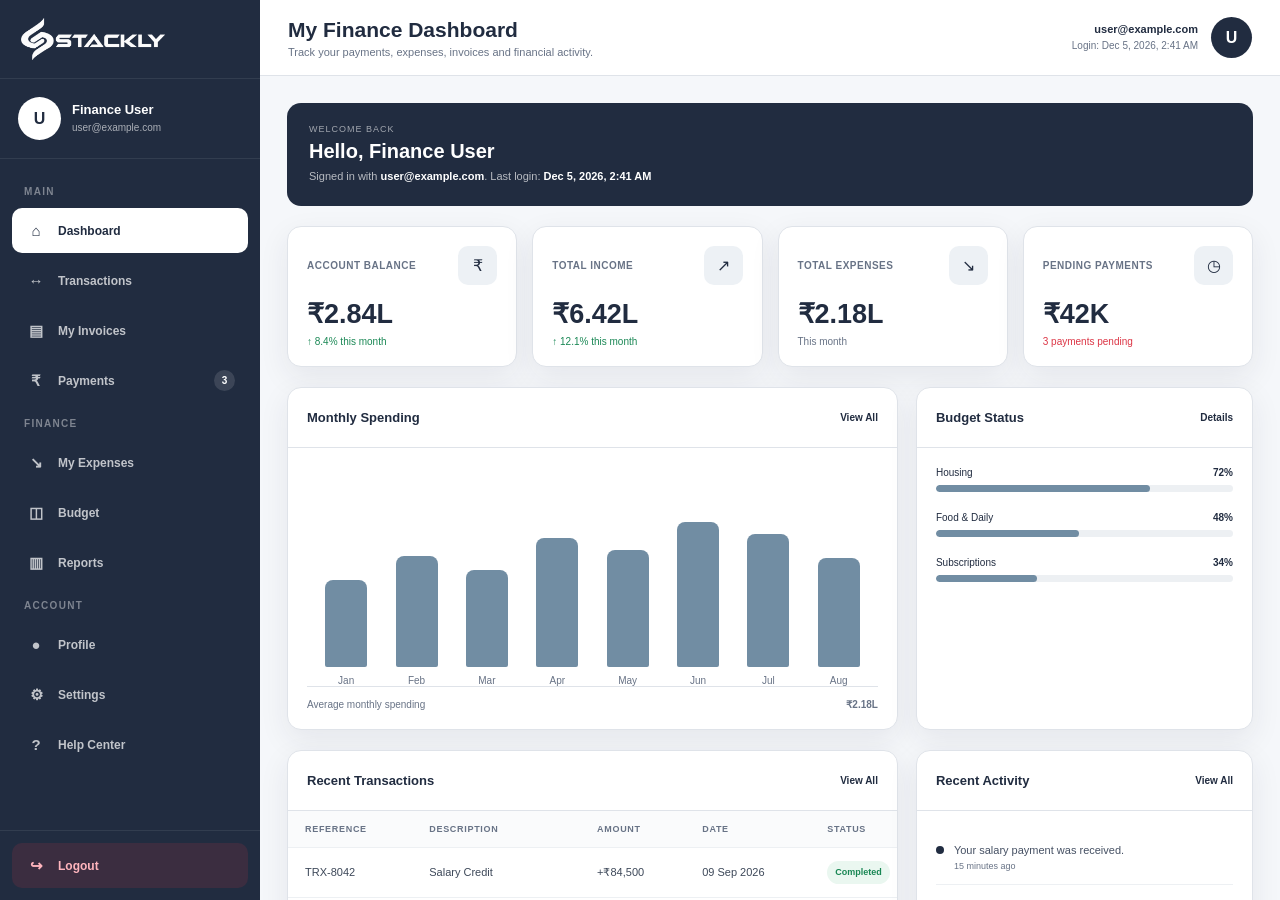
<file: user-dashboard.html>
<!DOCTYPE html>
<html lang="en">
<head>
<meta charset="UTF-8">
<meta name="viewport" content="width=device-width, initial-scale=1.0">
<meta name="theme-color" content="#212c40">
<title>Finance User Dashboard | Stackly</title>

<style>
:root{
    --primary:#212c40;
    --primary-dark:#182235;
    --primary-light:#2d3a51;
    --accent:#718da3;
    --text:#212c40;
    --muted:#687386;
    --border:#dfe3e9;
    --bg:#f5f7fa;
    --white:#fff;
    --success:#198754;
    --danger:#dc3545;
    --warning:#c58b17;
    --info:#3178c6;
    --shadow:0 10px 30px rgba(33,44,64,.08);
    --radius:14px;
}
*{box-sizing:border-box;margin:0;padding:0}
html,body{width:100%;height:100%}
body{
    font-family:Inter,Arial,Helvetica,sans-serif;
    color:var(--text);
    background:var(--bg);
    overflow:hidden;
}
a{text-decoration:none;color:inherit}
button,input,select,textarea{font:inherit}
button{cursor:pointer}

.dash-shell{
    width:100%;
    height:100vh;
    height:100dvh;
    display:grid;
    grid-template-columns:260px minmax(0,1fr);
    overflow:hidden;
}

/* SIDEBAR */
.dash-sidebar{
    width:260px;
    height:100vh;
    height:100dvh;
    background:var(--primary);
    color:#fff;
    display:flex;
    flex-direction:column;
    overflow-y:auto;
    overflow-x:hidden;
    scrollbar-width:thin;
    scrollbar-color:#718da3 var(--primary);
    z-index:10000;
}
.dash-sidebar::-webkit-scrollbar{width:6px}
.dash-sidebar::-webkit-scrollbar-track{background:var(--primary)}
.dash-sidebar::-webkit-scrollbar-thumb{background:#718da3;border-radius:10px}
.dash-sidebar::-webkit-scrollbar-thumb:hover{background:#8da8bb}

.sidebar-brand{
    min-height:78px;
    padding:18px 21px;
    display:flex;
    align-items:center;
    border-bottom:1px solid rgba(255,255,255,.08);
    flex-shrink:0;
}
.sidebar-brand a{display:flex;align-items:center}
.sidebar-brand img{
    width:145px;
    max-width:100%;
    height:auto;
    display:block;
}
.brand-fallback{
    color:#fff;
    font-size:21px;
    font-weight:800;
    letter-spacing:1.4px;
}

.user-profile{
    padding:18px;
    border-bottom:1px solid rgba(255,255,255,.08);
    flex-shrink:0;
}
.profile-row{display:flex;align-items:center;gap:11px}
.avatar{
    width:43px;height:43px;border-radius:50%;
    display:flex;align-items:center;justify-content:center;
    background:#fff;color:var(--primary);
    font-weight:800;flex-shrink:0;
}
.profile-copy strong{display:block;font-size:13px;margin-bottom:4px}
.profile-copy span{
    display:block;color:rgba(255,255,255,.62);font-size:10px;
    word-break:break-word;line-height:1.4;
}

.dash-menu{
    list-style:none;
    display:flex;
    flex-direction:column;
    gap:5px;
    padding:17px 12px 12px;
    flex:1;
}
.menu-label{
    color:rgba(255,255,255,.42);
    font-size:10px;font-weight:700;letter-spacing:1.3px;
    padding:10px 12px 6px;text-transform:uppercase;
}
.dash-menu a{
    min-height:45px;
    display:flex;align-items:center;gap:11px;
    padding:10px 13px;border-radius:10px;
    color:rgba(255,255,255,.72);
    font-size:12px;font-weight:650;
    transition:.2s ease;
}
.dash-menu a:hover{background:rgba(255,255,255,.08);color:#fff}
.dash-menu a.active{background:#fff;color:var(--primary)}
.menu-icon{width:22px;text-align:center;flex-shrink:0;font-size:15px}
.menu-badge{
    margin-left:auto;min-width:21px;height:21px;padding:0 6px;
    display:inline-flex;align-items:center;justify-content:center;
    border-radius:20px;background:rgba(255,255,255,.12);
    font-size:10px;color:#fff;
}
.dash-menu a.active .menu-badge{background:var(--primary)}

.sidebar-footer{
    padding:12px;
    border-top:1px solid rgba(255,255,255,.08);
    flex-shrink:0;
}
.logout-btn{
    width:100%;min-height:45px;border:0;border-radius:10px;
    background:rgba(220,53,69,.14);color:#ffb5bd;
    display:flex;align-items:center;gap:11px;padding:10px 13px;
    font-size:12px;font-weight:700;transition:.2s;
}
.logout-btn:hover{background:var(--danger);color:#fff}

/* MAIN */
.dash-main{
    min-width:0;
    height:100vh;height:100dvh;
    overflow-y:auto;overflow-x:hidden;
    background:var(--bg);
}
.topbar{
    min-height:76px;padding:13px 28px;
    background:rgba(255,255,255,.97);
    border-bottom:1px solid var(--border);
    display:flex;align-items:center;justify-content:space-between;gap:18px;
    position:sticky;top:0;z-index:100;
}
.topbar-left{display:flex;align-items:center;gap:13px;min-width:0}
.mobile-menu-btn{
    display:none;width:42px;height:42px;border:1px solid var(--border);
    border-radius:10px;background:#fff;color:var(--primary);font-size:18px;
}
.page-title h1{font-size:21px;margin-bottom:4px}
.page-title p{font-size:11px;color:var(--muted)}
.topbar-right{display:flex;align-items:center;gap:13px}
.login-meta{text-align:right}
.login-meta strong{
    display:block;font-size:11px;max-width:270px;
    overflow:hidden;text-overflow:ellipsis;white-space:nowrap;
}
.login-meta span{font-size:10px;color:var(--muted)}
.top-avatar{
    width:41px;height:41px;border-radius:50%;
    background:var(--primary);color:#fff;
    display:flex;align-items:center;justify-content:center;font-weight:800;
}
.content{padding:27px;max-width:1750px;margin:auto}

/* SECTIONS */
.dashboard-section{display:none}
.dashboard-section.active{display:block;animation:fadeUp .2s ease}
@keyframes fadeUp{from{opacity:0;transform:translateY(5px)}to{opacity:1;transform:none}}

.welcome-card{
    background:var(--primary);
    color:#fff;
    border-radius:var(--radius);
    padding:21px 22px;
    margin-bottom:20px;
}
.welcome-card small{
    display:block;color:rgba(255,255,255,.58);
    font-size:9px;text-transform:uppercase;letter-spacing:1px;margin-bottom:6px;
}
.welcome-card h2{font-size:20px;margin-bottom:5px}
.welcome-card p{font-size:11px;color:rgba(255,255,255,.68);line-height:1.5}
.welcome-card strong{color:#fff}

.stats-grid{
    display:grid;grid-template-columns:repeat(4,minmax(0,1fr));
    gap:15px;margin-bottom:20px;
}
.stat-card{
    background:#fff;border:1px solid var(--border);
    border-radius:var(--radius);padding:19px;box-shadow:var(--shadow);
}
.stat-top{display:flex;align-items:center;justify-content:space-between;gap:10px}
.stat-label{
    color:var(--muted);font-size:10px;font-weight:700;
    text-transform:uppercase;letter-spacing:.5px;
}
.stat-icon{
    width:39px;height:39px;border-radius:10px;
    background:#edf1f5;color:var(--primary);
    display:flex;align-items:center;justify-content:center;font-size:16px;
}
.stat-value{font-size:27px;font-weight:800;margin-top:13px}
.stat-change{font-size:10px;color:var(--muted);margin-top:6px}
.stat-change.success{color:var(--success)}
.stat-change.danger{color:var(--danger)}

.grid-2{
    display:grid;grid-template-columns:minmax(0,1.45fr) minmax(300px,.8fr);
    gap:18px;margin-bottom:20px;
}
.card{
    background:#fff;border:1px solid var(--border);
    border-radius:var(--radius);box-shadow:var(--shadow);overflow:hidden;
}
.card-head{
    min-height:60px;padding:15px 19px;border-bottom:1px solid var(--border);
    display:flex;align-items:center;justify-content:space-between;gap:12px;
}
.card-head h3{font-size:13px}
.card-head a{color:var(--primary);font-size:10px;font-weight:700}
.card-body{padding:19px}

.chart{
    height:220px;display:flex;align-items:flex-end;gap:12px;
    padding:18px 10px 0;border-bottom:1px solid var(--border);
}
.bar-wrap{
    height:100%;flex:1;display:flex;flex-direction:column;
    justify-content:flex-end;align-items:center;gap:8px;
}
.bar{
    width:100%;max-width:42px;border-radius:8px 8px 2px 2px;
    background:var(--accent);min-height:10px;
}
.bar-label{font-size:10px;color:var(--muted)}
.chart-legend{
    display:flex;justify-content:space-between;
    padding-top:12px;font-size:10px;color:var(--muted);
}

.table-wrap{width:100%;overflow-x:auto}
table{width:100%;border-collapse:collapse;min-width:650px}
th,td{
    padding:13px 17px;border-bottom:1px solid #edf0f3;
    text-align:left;font-size:11px;white-space:nowrap;
}
th{
    background:#fafbfc;color:var(--muted);font-size:9px;
    text-transform:uppercase;letter-spacing:.7px;
}
td{color:#3d4859}
tr:last-child td{border-bottom:0}

.status{
    display:inline-flex;align-items:center;min-height:23px;
    padding:4px 8px;border-radius:20px;font-size:9px;font-weight:700;
}
.status.paid,.status.success{background:#eaf7f0;color:var(--success)}
.status.pending{background:#fff6df;color:#a87500}
.status.failed,.status.overdue{background:#fff0f1;color:var(--danger)}
.status.processing{background:#edf4ff;color:var(--info)}

.activity-list{list-style:none}
.activity-item{
    display:flex;gap:10px;padding:13px 0;
    border-bottom:1px solid #edf0f3;
}
.activity-item:last-child{border-bottom:0}
.activity-dot{
    width:8px;height:8px;border-radius:50%;
    background:var(--primary);margin-top:5px;flex-shrink:0;
}
.activity-item p{font-size:11px;line-height:1.45;color:#465164}
.activity-item span{font-size:9px;color:var(--muted);display:block;margin-top:3px}

.section-head{
    display:flex;align-items:flex-end;justify-content:space-between;
    gap:15px;margin-bottom:18px;
}
.section-head h2{font-size:19px;margin-bottom:5px}
.section-head p{font-size:11px;color:var(--muted)}
.actions{display:flex;gap:8px;flex-wrap:wrap}

.btn{
    min-height:39px;padding:8px 14px;border-radius:9px;
    border:1px solid transparent;display:inline-flex;
    align-items:center;justify-content:center;gap:6px;
    font-size:10px;font-weight:700;transition:.2s;
}
.btn-primary{background:var(--primary);color:#fff}
.btn-primary:hover{background:var(--primary-dark)}
.btn-light{background:#fff;color:var(--text);border-color:var(--border)}
.btn-light:hover{border-color:var(--primary)}

.filter-bar{
    display:flex;align-items:center;gap:9px;flex-wrap:wrap;margin-bottom:15px;
}
.search-box{position:relative;flex:1;min-width:210px}
.search-box input,.filter-select,.form-control{
    width:100%;height:41px;border:1px solid var(--border);
    border-radius:9px;background:#fff;outline:0;color:var(--text);
    padding:0 12px;font-size:11px;
}
.filter-select{width:auto;min-width:145px}
.search-box input:focus,.filter-select:focus,.form-control:focus{
    border-color:var(--primary);
    box-shadow:0 0 0 3px rgba(33,44,64,.07);
}

.progress{height:7px;border-radius:10px;background:#edf0f3;overflow:hidden}
.progress span{display:block;height:100%;background:var(--accent);border-radius:10px}

.quick-grid{
    display:grid;grid-template-columns:repeat(3,1fr);gap:13px;
}
.quick-card{border:1px solid var(--border);border-radius:12px;padding:16px}
.quick-card h4{font-size:12px;margin-bottom:6px}
.quick-card p{font-size:10px;line-height:1.5;color:var(--muted);margin-bottom:12px}

.form-grid{display:grid;grid-template-columns:repeat(2,minmax(0,1fr));gap:14px}
.form-group label{display:block;font-size:10px;font-weight:700;margin-bottom:6px}
.form-group.full{grid-column:1/-1}
textarea.form-control{height:100px;padding:11px;resize:vertical}

.info-grid{
    display:grid;grid-template-columns:repeat(3,1fr);gap:14px;
}
.info-box{border:1px solid var(--border);border-radius:12px;padding:16px}
.info-box small{
    display:block;color:var(--muted);font-size:9px;
    text-transform:uppercase;letter-spacing:.6px;margin-bottom:7px;
}
.info-box strong{font-size:19px}

/* MOBILE */
.sidebar-overlay{display:none}

@media(max-width:1200px){
    .stats-grid{grid-template-columns:repeat(2,1fr)}
    .grid-2{grid-template-columns:1fr}
}

@media(max-width:991px){
    .dash-shell{display:block;position:relative}
    .dash-sidebar{
        position:fixed;left:0;top:0;bottom:0;
        width:280px;max-width:86vw;
        height:100vh;height:100dvh;
        transform:translateX(-105%);
        transition:transform .3s ease;
        box-shadow:12px 0 35px rgba(0,0,0,.2);
    }
    .dash-sidebar.active{transform:translateX(0)}
    .sidebar-overlay{
        display:block;position:fixed;inset:0;
        background:rgba(10,18,30,.48);z-index:9999;
        opacity:0;visibility:hidden;transition:.25s ease;
    }
    .sidebar-overlay.active{opacity:1;visibility:visible}
    .mobile-menu-btn{
        display:inline-flex;align-items:center;justify-content:center;
    }
    .dash-main{width:100%;height:100vh;height:100dvh}
    .topbar{padding:11px 18px}
    .content{padding:20px 18px}
}

@media(max-width:700px){
    .stats-grid{grid-template-columns:1fr}
    .quick-grid,.info-grid{grid-template-columns:1fr}
    .section-head{align-items:flex-start;flex-direction:column}
    .login-meta{display:none}
    .form-grid{grid-template-columns:1fr}
    .form-group.full{grid-column:auto}
    .welcome-card h2{font-size:18px}
}

@media(max-width:480px){
    .content{padding:15px 11px}
    .topbar{min-height:66px;padding:10px 12px}
    .page-title h1{font-size:18px}
    .page-title p{font-size:9px}
    .top-avatar{width:37px;height:37px}
    .stat-card{padding:16px}
    .stat-value{font-size:25px}
}
</style>
</head>

<body>

<div class="dash-shell">

    <!-- SIDEBAR -->
    <aside class="dash-sidebar" id="dashSidebar">

        <div class="sidebar-brand">
         <a href="index.html" aria-label="Stackly Home">
                <img src="images/logo.webp"
                     alt="STACKLY"
                     onerror="this.style.display='none';document.getElementById('brandFallback').style.display='block';">
            </a>
        </div>

        <div class="user-profile">
            <div class="profile-row">
                <div class="avatar" id="sideAvatar">U</div>
                <div class="profile-copy">
                    <strong>Finance User</strong>
                    <span id="sideEmail">user@example.com</span>
                </div>
            </div>
        </div>

        <ul class="dash-menu">

            <li class="menu-label">Main</li>

            <li>
                <a href="#dashboard" class="menu-link active" data-section="dashboard">
                    <span class="menu-icon">⌂</span>
                    <span>Dashboard</span>
                </a>
            </li>

            <li>
                <a href="#transactions" class="menu-link" data-section="transactions">
                    <span class="menu-icon">↔</span>
                    <span>Transactions</span>
                </a>
            </li>

            <li>
                <a href="#invoices" class="menu-link" data-section="invoices">
                    <span class="menu-icon">▤</span>
                    <span>My Invoices</span>
                </a>
            </li>

            <li>
                <a href="#payments" class="menu-link" data-section="payments">
                    <span class="menu-icon">₹</span>
                    <span>Payments</span>
                    <span class="menu-badge">3</span>
                </a>
            </li>

            <li class="menu-label">Finance</li>

            <li>
                <a href="#expenses" class="menu-link" data-section="expenses">
                    <span class="menu-icon">↘</span>
                    <span>My Expenses</span>
                </a>
            </li>

            <li>
                <a href="#budget" class="menu-link" data-section="budget">
                    <span class="menu-icon">◫</span>
                    <span>Budget</span>
                </a>
            </li>

            <li>
                <a href="#reports" class="menu-link" data-section="reports">
                    <span class="menu-icon">▥</span>
                    <span>Reports</span>
                </a>
            </li>

            <li class="menu-label">Account</li>

            <li>
                <a href="#profile" class="menu-link" data-section="profile">
                    <span class="menu-icon">●</span>
                    <span>Profile</span>
                </a>
            </li>

            <li>
                <a href="#settings" class="menu-link" data-section="settings">
                    <span class="menu-icon">⚙</span>
                    <span>Settings</span>
                </a>
            </li>

            <li>
                <a href="404.html">
                    <span class="menu-icon">?</span>
                    <span>Help Center</span>
                </a>
            </li>

        </ul>

        <div class="sidebar-footer">
            <button type="button" class="logout-btn" id="logoutBtn">
                <span class="menu-icon">↪</span>
                <span>Logout</span>
            </button>
        </div>

    </aside>

    <div class="sidebar-overlay" id="sidebarOverlay"></div>

    <!-- MAIN -->
    <main class="dash-main">

        <header class="topbar">

            <div class="topbar-left">
                <button class="mobile-menu-btn" id="mobileMenuBtn" type="button" aria-label="Open sidebar">☰</button>

                <div class="page-title">
                    <h1 id="pageHeading">My Finance Dashboard</h1>
                    <p id="pageSubheading">Track your payments, expenses, invoices and financial activity.</p>
                </div>
            </div>

            <div class="topbar-right">
                <div class="login-meta">
                    <strong id="topEmail">user@example.com</strong>
                    <span>Login: <span id="loginTime">--</span></span>
                </div>
                <div class="top-avatar" id="topAvatar">U</div>
            </div>

        </header>

        <div class="content">

            <!-- DASHBOARD -->
            <section class="dashboard-section active" id="section-dashboard">

                <div class="welcome-card">
                    <small>Welcome Back</small>
                    <h2>Hello, Finance User</h2>
                    <p>
                        Signed in with <strong id="welcomeEmail">user@example.com</strong>.
                        Last login: <strong id="welcomeLoginTime">--</strong>
                    </p>
                </div>

                <div class="stats-grid">

                    <div class="stat-card">
                        <div class="stat-top">
                            <div class="stat-label">Account Balance</div>
                            <div class="stat-icon">₹</div>
                        </div>
                        <div class="stat-value">₹2.84L</div>
                        <div class="stat-change success">↑ 8.4% this month</div>
                    </div>

                    <div class="stat-card">
                        <div class="stat-top">
                            <div class="stat-label">Total Income</div>
                            <div class="stat-icon">↗</div>
                        </div>
                        <div class="stat-value">₹6.42L</div>
                        <div class="stat-change success">↑ 12.1% this month</div>
                    </div>

                    <div class="stat-card">
                        <div class="stat-top">
                            <div class="stat-label">Total Expenses</div>
                            <div class="stat-icon">↘</div>
                        </div>
                        <div class="stat-value">₹2.18L</div>
                        <div class="stat-change">This month</div>
                    </div>

                    <div class="stat-card">
                        <div class="stat-top">
                            <div class="stat-label">Pending Payments</div>
                            <div class="stat-icon">◷</div>
                        </div>
                        <div class="stat-value">₹42K</div>
                        <div class="stat-change danger">3 payments pending</div>
                    </div>

                </div>

                <div class="grid-2">

                    <div class="card">
                        <div class="card-head">
                            <h3>Monthly Spending</h3>
                            <a href="404.html">View All</a>
                        </div>

                        <div class="card-body">
                            <div class="chart">
                                <div class="bar-wrap"><div class="bar" style="height:43%"></div><span class="bar-label">Jan</span></div>
                                <div class="bar-wrap"><div class="bar" style="height:55%"></div><span class="bar-label">Feb</span></div>
                                <div class="bar-wrap"><div class="bar" style="height:48%"></div><span class="bar-label">Mar</span></div>
                                <div class="bar-wrap"><div class="bar" style="height:64%"></div><span class="bar-label">Apr</span></div>
                                <div class="bar-wrap"><div class="bar" style="height:58%"></div><span class="bar-label">May</span></div>
                                <div class="bar-wrap"><div class="bar" style="height:72%"></div><span class="bar-label">Jun</span></div>
                                <div class="bar-wrap"><div class="bar" style="height:66%"></div><span class="bar-label">Jul</span></div>
                                <div class="bar-wrap"><div class="bar" style="height:54%"></div><span class="bar-label">Aug</span></div>
                            </div>
                            <div class="chart-legend">
                                <span>Average monthly spending</span>
                                <strong>₹2.18L</strong>
                            </div>
                        </div>
                    </div>

                    <div class="card">
                        <div class="card-head">
                            <h3>Budget Status</h3>
                            <a href="#budget" class="section-link" data-section-link="budget">Details</a>
                        </div>

                        <div class="card-body">

                            <div style="margin-bottom:20px">
                                <div style="display:flex;justify-content:space-between;font-size:10px;margin-bottom:7px">
                                    <span>Housing</span><strong>72%</strong>
                                </div>
                                <div class="progress"><span style="width:72%"></span></div>
                            </div>

                            <div style="margin-bottom:20px">
                                <div style="display:flex;justify-content:space-between;font-size:10px;margin-bottom:7px">
                                    <span>Food & Daily</span><strong>48%</strong>
                                </div>
                                <div class="progress"><span style="width:48%"></span></div>
                            </div>

                            <div>
                                <div style="display:flex;justify-content:space-between;font-size:10px;margin-bottom:7px">
                                    <span>Subscriptions</span><strong>34%</strong>
                                </div>
                                <div class="progress"><span style="width:34%"></span></div>
                            </div>

                        </div>
                    </div>

                </div>

                <div class="grid-2">

                    <div class="card">
                        <div class="card-head">
                            <h3>Recent Transactions</h3>
                            <a href="#transactions" class="section-link" data-section-link="transactions">View All</a>
                        </div>

                        <div class="table-wrap">
                            <table>
                                <thead>
                                    <tr>
                                        <th>Reference</th>
                                        <th>Description</th>
                                        <th>Amount</th>
                                        <th>Date</th>
                                        <th>Status</th>
                                    </tr>
                                </thead>
                                <tbody>
                                    <tr>
                                        <td>TRX-8042</td>
                                        <td>Salary Credit</td>
                                        <td>+₹84,500</td>
                                        <td>09 Sep 2026</td>
                                        <td><span class="status paid">Completed</span></td>
                                    </tr>
                                    <tr>
                                        <td>TRX-8041</td>
                                        <td>Insurance Premium</td>
                                        <td>-₹12,400</td>
                                        <td>08 Sep 2026</td>
                                        <td><span class="status paid">Paid</span></td>
                                    </tr>
                                    <tr>
                                        <td>TRX-8040</td>
                                        <td>Online Subscription</td>
                                        <td>-₹2,499</td>
                                        <td>07 Sep 2026</td>
                                        <td><span class="status processing">Processing</span></td>
                                    </tr>
                                    <tr>
                                        <td>TRX-8039</td>
                                        <td>Utility Bill</td>
                                        <td>-₹4,860</td>
                                        <td>06 Sep 2026</td>
                                        <td><span class="status pending">Pending</span></td>
                                    </tr>
                                </tbody>
                            </table>
                        </div>
                    </div>

                    <div class="card">
                        <div class="card-head">
                            <h3>Recent Activity</h3>
                            <a href="#reports" class="section-link" data-section-link="reports">View All</a>
                        </div>

                        <div class="card-body">
                            <ul class="activity-list">
                                <li class="activity-item">
                                    <span class="activity-dot"></span>
                                    <div><p>Your salary payment was received.</p><span>15 minutes ago</span></div>
                                </li>
                                <li class="activity-item">
                                    <span class="activity-dot"></span>
                                    <div><p>Insurance payment completed.</p><span>1 hour ago</span></div>
                                </li>
                                <li class="activity-item">
                                    <span class="activity-dot"></span>
                                    <div><p>New invoice is available for review.</p><span>2 hours ago</span></div>
                                </li>
                                <li class="activity-item">
                                    <span class="activity-dot"></span>
                                    <div><p>Monthly budget was updated.</p><span>Yesterday</span></div>
                                </li>
                            </ul>
                        </div>
                    </div>

                </div>

                <div class="card">
                    <div class="card-head"><h3>Quick Finance Actions</h3></div>
                    <div class="card-body">
                        <div class="quick-grid">

                            <div class="quick-card">
                                <h4>Make Payment</h4>
                                <p>Continue to the payment page to make a new payment.</p>
                                <a href="404.html" class="btn btn-primary">Make Payment</a>
                            </div>

                            <div class="quick-card">
                                <h4>View Invoice</h4>
                                <p>Review your invoices, payment status and due dates.</p>
                                <a href="#invoices" class="btn btn-primary section-link" data-section-link="invoices">View Invoices</a>
                            </div>

                            <div class="quick-card">
                                <h4>Manage Budget</h4>
                                <p>Review your monthly spending limits and budget usage.</p>
                                <a href="#budget" class="btn btn-primary section-link" data-section-link="budget">Manage Budget</a>
                            </div>

                        </div>
                    </div>
                </div>

            </section>


            <!-- TRANSACTIONS -->
            <section class="dashboard-section" id="section-transactions">

                <div class="section-head">
                    <div>
                        <h2>My Transactions</h2>
                        <p>Review your personal income and expense transactions.</p>
                    </div>
                    <div class="actions">
                        <a href="404.html" class="btn btn-primary">+ Add Transaction</a>
                        <a href="404.html" class="btn btn-light">View All</a>
                    </div>
                </div>

                <div class="filter-bar">
                    <div class="search-box">
                        <input id="transactionSearch" type="search" placeholder="Search transactions...">
                    </div>
                    <select id="transactionFilter" class="filter-select">
                        <option value="">All Status</option>
                        <option value="Completed">Completed</option>
                        <option value="Paid">Paid</option>
                        <option value="Pending">Pending</option>
                        <option value="Processing">Processing</option>
                    </select>
                    <a href="404.html" class="btn btn-light">Filter</a>
                </div>

                <div class="card">
                    <div class="table-wrap">
                        <table id="transactionTable">
                            <thead>
                                <tr>
                                    <th>Reference</th>
                                    <th>Description</th>
                                    <th>Type</th>
                                    <th>Amount</th>
                                    <th>Date</th>
                                    <th>Status</th>
                                    <th>Action</th>
                                </tr>
                            </thead>
                            <tbody>
                                <tr><td>TRX-8042</td><td>Salary Credit</td><td>Income</td><td>+₹84,500</td><td>09 Sep 2026</td><td><span class="status paid">Completed</span></td><td><a href="404.html" class="btn btn-light">View</a></td></tr>
                                <tr><td>TRX-8041</td><td>Insurance Premium</td><td>Expense</td><td>-₹12,400</td><td>08 Sep 2026</td><td><span class="status paid">Paid</span></td><td><a href="404.html" class="btn btn-light">View</a></td></tr>
                                <tr><td>TRX-8040</td><td>Online Subscription</td><td>Expense</td><td>-₹2,499</td><td>07 Sep 2026</td><td><span class="status processing">Processing</span></td><td><a href="404.html" class="btn btn-light">View</a></td></tr>
                                <tr><td>TRX-8039</td><td>Utility Bill</td><td>Expense</td><td>-₹4,860</td><td>06 Sep 2026</td><td><span class="status pending">Pending</span></td><td><a href="404.html" class="btn btn-light">View</a></td></tr>
                                <tr><td>TRX-8038</td><td>Freelance Income</td><td>Income</td><td>+₹28,000</td><td>05 Sep 2026</td><td><span class="status paid">Completed</span></td><td><a href="404.html" class="btn btn-light">View</a></td></tr>
                            </tbody>
                        </table>
                    </div>
                </div>

            </section>


            <!-- INVOICES -->
            <section class="dashboard-section" id="section-invoices">

                <div class="section-head">
                    <div>
                        <h2>My Invoices</h2>
                        <p>View your invoices, due dates and payment status.</p>
                    </div>
                    <div class="actions">
                        <a href="404.html" class="btn btn-primary">View All</a>
                        <a href="404.html" class="btn btn-light">Download</a>
                    </div>
                </div>

                <div class="stats-grid">
                    <div class="stat-card"><div class="stat-label">Total Invoices</div><div class="stat-value">18</div></div>
                    <div class="stat-card"><div class="stat-label">Paid</div><div class="stat-value">14</div></div>
                    <div class="stat-card"><div class="stat-label">Pending</div><div class="stat-value">3</div></div>
                    <div class="stat-card"><div class="stat-label">Overdue</div><div class="stat-value">1</div></div>
                </div>

                <div class="card">
                    <div class="table-wrap">
                        <table>
                            <thead>
                                <tr><th>Invoice</th><th>Service</th><th>Issue Date</th><th>Due Date</th><th>Amount</th><th>Status</th><th>Action</th></tr>
                            </thead>
                            <tbody>
                                <tr><td>INV-U2048</td><td>Professional Services</td><td>01 Sep 2026</td><td>15 Sep 2026</td><td>₹42,500</td><td><span class="status paid">Paid</span></td><td><a href="404.html" class="btn btn-light">View</a></td></tr>
                                <tr><td>INV-U2047</td><td>Consulting</td><td>01 Sep 2026</td><td>12 Sep 2026</td><td>₹18,200</td><td><span class="status pending">Pending</span></td><td><a href="404.html" class="btn btn-light">View</a></td></tr>
                                <tr><td>INV-U2046</td><td>Subscription</td><td>25 Aug 2026</td><td>05 Sep 2026</td><td>₹8,900</td><td><span class="status overdue">Overdue</span></td><td><a href="404.html" class="btn btn-light">View</a></td></tr>
                                <tr><td>INV-U2045</td><td>Software License</td><td>20 Aug 2026</td><td>05 Sep 2026</td><td>₹12,600</td><td><span class="status paid">Paid</span></td><td><a href="404.html" class="btn btn-light">View</a></td></tr>
                            </tbody>
                        </table>
                    </div>
                </div>

            </section>


            <!-- PAYMENTS -->
            <section class="dashboard-section" id="section-payments">

                <div class="section-head">
                    <div>
                        <h2>Payments</h2>
                        <p>Track your recent payments and payment status.</p>
                    </div>
                    <div class="actions">
                        <a href="404.html" class="btn btn-primary">+ Make Payment</a>
                        <a href="404.html" class="btn btn-light">View All</a>
                    </div>
                </div>

                <div class="stats-grid">
                    <div class="stat-card"><div class="stat-label">Paid This Month</div><div class="stat-value">₹1.84L</div><div class="stat-change success">↑ 6.8%</div></div>
                    <div class="stat-card"><div class="stat-label">Pending</div><div class="stat-value">₹42K</div></div>
                    <div class="stat-card"><div class="stat-label">Successful Payments</div><div class="stat-value">26</div></div>
                    <div class="stat-card"><div class="stat-label">Failed</div><div class="stat-value">1</div></div>
                </div>

                <div class="card">
                    <div class="table-wrap">
                        <table>
                            <thead>
                                <tr><th>Payment ID</th><th>Purpose</th><th>Date</th><th>Method</th><th>Amount</th><th>Status</th><th>Action</th></tr>
                            </thead>
                            <tbody>
                                <tr><td>PAY-5521</td><td>Insurance</td><td>08 Sep 2026</td><td>Bank Transfer</td><td>₹12,400</td><td><span class="status paid">Successful</span></td><td><a href="404.html" class="btn btn-light">View</a></td></tr>
                                <tr><td>PAY-5520</td><td>Subscription</td><td>07 Sep 2026</td><td>Card</td><td>₹2,499</td><td><span class="status processing">Processing</span></td><td><a href="404.html" class="btn btn-light">View</a></td></tr>
                                <tr><td>PAY-5519</td><td>Utility Bill</td><td>06 Sep 2026</td><td>UPI</td><td>₹4,860</td><td><span class="status pending">Pending</span></td><td><a href="404.html" class="btn btn-light">View</a></td></tr>
                            </tbody>
                        </table>
                    </div>
                </div>

            </section>


            <!-- EXPENSES -->
            <section class="dashboard-section" id="section-expenses">

                <div class="section-head">
                    <div>
                        <h2>My Expenses</h2>
                        <p>Monitor your personal spending and expense history.</p>
                    </div>
                    <div class="actions">
                        <a href="404.html" class="btn btn-primary">+ Add Expense</a>
                        <a href="404.html" class="btn btn-light">View All</a>
                    </div>
                </div>

                <div class="stats-grid">
                    <div class="stat-card"><div class="stat-label">This Month</div><div class="stat-value">₹2.18L</div></div>
                    <div class="stat-card"><div class="stat-label">Housing</div><div class="stat-value">₹82K</div></div>
                    <div class="stat-card"><div class="stat-label">Daily Expenses</div><div class="stat-value">₹48K</div></div>
                    <div class="stat-card"><div class="stat-label">Subscriptions</div><div class="stat-value">₹21K</div></div>
                </div>

                <div class="filter-bar">
                    <div class="search-box">
                        <input id="expenseSearch" type="search" placeholder="Search expenses...">
                    </div>
                    <a href="404.html" class="btn btn-light">Filter</a>
                </div>

                <div class="card">
                    <div class="table-wrap">
                        <table id="expenseTable">
                            <thead>
                                <tr><th>Reference</th><th>Category</th><th>Description</th><th>Date</th><th>Amount</th><th>Status</th><th>Action</th></tr>
                            </thead>
                            <tbody>
                                <tr><td>EXP-U301</td><td>Housing</td><td>Monthly rent</td><td>01 Sep 2026</td><td>₹82,000</td><td><span class="status paid">Paid</span></td><td><a href="404.html" class="btn btn-light">View</a></td></tr>
                                <tr><td>EXP-U300</td><td>Insurance</td><td>Health insurance</td><td>08 Sep 2026</td><td>₹12,400</td><td><span class="status paid">Paid</span></td><td><a href="404.html" class="btn btn-light">View</a></td></tr>
                                <tr><td>EXP-U299</td><td>Subscriptions</td><td>Digital services</td><td>07 Sep 2026</td><td>₹2,499</td><td><span class="status processing">Processing</span></td><td><a href="404.html" class="btn btn-light">View</a></td></tr>
                                <tr><td>EXP-U298</td><td>Utilities</td><td>Electricity and internet</td><td>06 Sep 2026</td><td>₹4,860</td><td><span class="status pending">Pending</span></td><td><a href="404.html" class="btn btn-light">View</a></td></tr>
                            </tbody>
                        </table>
                    </div>
                </div>

            </section>


            <!-- BUDGET -->
            <section class="dashboard-section" id="section-budget">

                <div class="section-head">
                    <div>
                        <h2>My Budget</h2>
                        <p>Monitor monthly limits and your current spending.</p>
                    </div>
                    <div class="actions">
                        <a href="404.html" class="btn btn-primary">Edit Budget</a>
                        <a href="404.html" class="btn btn-light">View All</a>
                    </div>
                </div>

                <div class="stats-grid">
                    <div class="stat-card"><div class="stat-label">Monthly Budget</div><div class="stat-value">₹3.75L</div></div>
                    <div class="stat-card"><div class="stat-label">Spent</div><div class="stat-value">₹2.18L</div></div>
                    <div class="stat-card"><div class="stat-label">Remaining</div><div class="stat-value">₹1.57L</div></div>
                    <div class="stat-card"><div class="stat-label">Utilization</div><div class="stat-value">58%</div></div>
                </div>

                <div class="card">
                    <div class="card-head">
                        <h3>Budget Categories</h3>
                        <a href="404.html">View All</a>
                    </div>
                    <div class="card-body">

                        <div style="margin-bottom:22px">
                            <div style="display:flex;justify-content:space-between;font-size:11px;margin-bottom:8px">
                                <strong>Housing</strong><span>₹82,000 / ₹1,15,000</span>
                            </div>
                            <div class="progress"><span style="width:72%"></span></div>
                        </div>

                        <div style="margin-bottom:22px">
                            <div style="display:flex;justify-content:space-between;font-size:11px;margin-bottom:8px">
                                <strong>Food & Daily</strong><span>₹48,000 / ₹1,00,000</span>
                            </div>
                            <div class="progress"><span style="width:48%"></span></div>
                        </div>

                        <div style="margin-bottom:22px">
                            <div style="display:flex;justify-content:space-between;font-size:11px;margin-bottom:8px">
                                <strong>Transport</strong><span>₹26,000 / ₹50,000</span>
                            </div>
                            <div class="progress"><span style="width:52%"></span></div>
                        </div>

                        <div>
                            <div style="display:flex;justify-content:space-between;font-size:11px;margin-bottom:8px">
                                <strong>Subscriptions</strong><span>₹21,000 / ₹62,000</span>
                            </div>
                            <div class="progress"><span style="width:34%"></span></div>
                        </div>

                    </div>
                </div>

            </section>


            <!-- REPORTS -->
            <section class="dashboard-section" id="section-reports">

                <div class="section-head">
                    <div>
                        <h2>My Reports</h2>
                        <p>View your financial summaries and personal reports.</p>
                    </div>
                    <div class="actions">
                        <a href="404.html" class="btn btn-primary">Generate Report</a>
                        <a href="404.html" class="btn btn-light">View All</a>
                    </div>
                </div>

                <div class="info-grid">
                    <div class="info-box"><small>Total Income</small><strong>₹6.42L</strong></div>
                    <div class="info-box"><small>Total Expenses</small><strong>₹2.18L</strong></div>
                    <div class="info-box"><small>Net Savings</small><strong>₹4.24L</strong></div>
                </div>

                <br>

                <div class="card">
                    <div class="card-head">
                        <h3>Available Reports</h3>
                        <a href="404.html">View All</a>
                    </div>
                    <div class="table-wrap">
                        <table>
                            <thead><tr><th>Report</th><th>Period</th><th>Generated</th><th>Status</th><th>Action</th></tr></thead>
                            <tbody>
                                <tr><td>Monthly Expense Summary</td><td>August 2026</td><td>01 Sep 2026</td><td><span class="status paid">Ready</span></td><td><a href="404.html" class="btn btn-light">View</a></td></tr>
                                <tr><td>Income Summary</td><td>August 2026</td><td>01 Sep 2026</td><td><span class="status paid">Ready</span></td><td><a href="404.html" class="btn btn-light">View</a></td></tr>
                                <tr><td>Budget Performance</td><td>August 2026</td><td>01 Sep 2026</td><td><span class="status paid">Ready</span></td><td><a href="404.html" class="btn btn-light">View</a></td></tr>
                                <tr><td>Payment History</td><td>September 2026</td><td>09 Sep 2026</td><td><span class="status processing">Processing</span></td><td><a href="404.html" class="btn btn-light">View</a></td></tr>
                            </tbody>
                        </table>
                    </div>
                </div>

            </section>


            <!-- PROFILE -->
            <section class="dashboard-section" id="section-profile">

                <div class="section-head">
                    <div>
                        <h2>My Profile</h2>
                        <p>View your finance account information.</p>
                    </div>
                    <a href="404.html" class="btn btn-primary">Edit Profile</a>
                </div>

                <div class="card">
                    <div class="card-body">
                        <div class="form-grid">

                            <div class="form-group">
                                <label>Account Type</label>
                                <input class="form-control" value="Finance User" readonly>
                            </div>

                            <div class="form-group">
                                <label>Email</label>
                                <input class="form-control" id="profileEmail" value="user@example.com" readonly>
                            </div>

                            <div class="form-group">
                                <label>Login Time</label>
                                <input class="form-control" id="profileLoginTime" value="--" readonly>
                            </div>

                            <div class="form-group">
                                <label>Account Status</label>
                                <input class="form-control" value="Active" readonly>
                            </div>

                            <div class="form-group full">
                                <label>Account Information</label>
                                <textarea class="form-control" readonly>Your finance user dashboard provides access to personal transactions, invoices, payments, expenses, budgets and reports.</textarea>
                            </div>

                        </div>
                    </div>
                </div>

            </section>


            <!-- SETTINGS -->
            <section class="dashboard-section" id="section-settings">

                <div class="section-head">
                    <div>
                        <h2>Settings</h2>
                        <p>Manage your finance dashboard preferences.</p>
                    </div>
                    <a href="404.html" class="btn btn-primary">Save Changes</a>
                </div>

                <div class="card">
                    <div class="card-body">
                        <div class="form-grid">

                            <div class="form-group">
                                <label>Email</label>
                                <input class="form-control" id="settingsEmail" value="user@example.com">
                            </div>

                            <div class="form-group">
                                <label>Currency</label>
                                <select class="form-control">
                                    <option>INR - ₹</option>
                                    <option>USD - $</option>
                                    <option>EUR - €</option>
                                </select>
                            </div>

                            <div class="form-group">
                                <label>Timezone</label>
                                <select class="form-control">
                                    <option>Asia/Kolkata</option>
                                    <option>UTC</option>
                                </select>
                            </div>

                            <div class="form-group">
                                <label>Statement Frequency</label>
                                <select class="form-control">
                                    <option>Monthly</option>
                                    <option>Weekly</option>
                                </select>
                            </div>

                            <div class="form-group full">
                                <label>Dashboard Status</label>
                                <input class="form-control" value="Your finance dashboard is active and running normally." readonly>
                            </div>

                        </div>
                    </div>
                </div>

            </section>

        </div>
    </main>
</div>

<script>
/* =========================================
   LOGIN / SESSION INFORMATION
========================================= */

const storedEmail =
    sessionStorage.getItem("stacklyEmail") ||
    localStorage.getItem("stacklySignupEmail") ||
    "user@example.com";

let loginTime =
    sessionStorage.getItem("stacklyLoginTime");

if (!loginTime) {
    loginTime = new Date().toLocaleString([], {
        dateStyle: "medium",
        timeStyle: "short"
    });
    sessionStorage.setItem("stacklyLoginTime", loginTime);
}

function setText(id, value) {
    const el = document.getElementById(id);
    if (el) el.textContent = value;
}

function setValue(id, value) {
    const el = document.getElementById(id);
    if (el) el.value = value;
}

setText("sideEmail", storedEmail);
setText("topEmail", storedEmail);
setText("welcomeEmail", storedEmail);
setText("loginTime", loginTime);
setText("welcomeLoginTime", loginTime);

setValue("profileEmail", storedEmail);
setValue("profileLoginTime", loginTime);
setValue("settingsEmail", storedEmail);

const avatarLetter = storedEmail.charAt(0).toUpperCase() || "U";
setText("sideAvatar", avatarLetter);
setText("topAvatar", avatarLetter);


/* =========================================
   MOBILE SIDEBAR
========================================= */

const sidebar = document.getElementById("dashSidebar");
const overlay = document.getElementById("sidebarOverlay");
const mobileMenuBtn = document.getElementById("mobileMenuBtn");

function openSidebar() {
    sidebar.classList.add("active");
    overlay.classList.add("active");
}

function closeSidebar() {
    sidebar.classList.remove("active");
    overlay.classList.remove("active");
}

mobileMenuBtn.addEventListener("click", openSidebar);
overlay.addEventListener("click", closeSidebar);


/* =========================================
   SECTION NAVIGATION
========================================= */

const sectionData = {
    dashboard: [
        "My Finance Dashboard",
        "Track your payments, expenses, invoices and financial activity."
    ],
    transactions: [
        "My Transactions",
        "Review your personal income and expense transactions."
    ],
    invoices: [
        "My Invoices",
        "View your invoices, due dates and payment status."
    ],
    payments: [
        "Payments",
        "Track your recent payments and payment status."
    ],
    expenses: [
        "My Expenses",
        "Monitor your personal spending and expense history."
    ],
    budget: [
        "My Budget",
        "Monitor monthly limits and your current spending."
    ],
    reports: [
        "My Reports",
        "View your financial summaries and personal reports."
    ],
    profile: [
        "My Profile",
        "View your finance account information."
    ],
    settings: [
        "Settings",
        "Manage your finance dashboard preferences."
    ]
};

function showSection(name) {

    if (!sectionData[name]) {
        name = "dashboard";
    }

    document.querySelectorAll(".dashboard-section").forEach(section => {
        section.classList.remove("active");
    });

    const target = document.getElementById("section-" + name);

    if (target) {
        target.classList.add("active");
    }

    document.querySelectorAll(".menu-link[data-section]").forEach(link => {
        link.classList.toggle(
            "active",
            link.dataset.section === name
        );
    });

    setText("pageHeading", sectionData[name][0]);
    setText("pageSubheading", sectionData[name][1]);

    closeSidebar();

    document.querySelector(".dash-main").scrollTo({
        top: 0,
        behavior: "smooth"
    });

    history.replaceState(null, "", "#" + name);
}


/* Sidebar links */

document.querySelectorAll(".menu-link[data-section]").forEach(link => {

    link.addEventListener("click", function(event) {

        event.preventDefault();

        showSection(this.dataset.section);
    });
});


/* Internal View All links */

document.querySelectorAll("[data-section-link]").forEach(link => {

    link.addEventListener("click", function(event) {

        event.preventDefault();

        showSection(this.dataset.sectionLink);
    });
});


/* Load initial hash */

const initialSection =
    window.location.hash.replace("#", "");

if (sectionData[initialSection]) {
    showSection(initialSection);
}


/* =========================================
   TRANSACTION SEARCH + FILTER
========================================= */

const transactionSearch =
    document.getElementById("transactionSearch");

const transactionFilter =
    document.getElementById("transactionFilter");

function filterTransactions() {

    const search =
        (transactionSearch.value || "")
        .toLowerCase()
        .trim();

    const status =
        (transactionFilter.value || "")
        .toLowerCase()
        .trim();

    document.querySelectorAll(
        "#transactionTable tbody tr"
    ).forEach(row => {

        const text =
            row.textContent.toLowerCase();

        const rowStatus =
            row.querySelector(".status")
                ?.textContent
                .toLowerCase()
                .trim() || "";

        row.style.display =
            (!search || text.includes(search)) &&
            (!status || rowStatus === status)
                ? ""
                : "none";
    });
}

transactionSearch.addEventListener(
    "input",
    filterTransactions
);

transactionFilter.addEventListener(
    "change",
    filterTransactions
);


/* =========================================
   EXPENSE SEARCH
========================================= */

const expenseSearch =
    document.getElementById("expenseSearch");

expenseSearch.addEventListener("input", function() {

    const search =
        this.value.toLowerCase().trim();

    document.querySelectorAll(
        "#expenseTable tbody tr"
    ).forEach(row => {

        row.style.display =
            !search ||
            row.textContent
                .toLowerCase()
                .includes(search)
                ? ""
                : "none";
    });
});


/* =========================================
   LOGOUT
   ALWAYS REDIRECTS TO login.html
========================================= */

document.getElementById("logoutBtn").addEventListener(
    "click",
    function() {

        const confirmed =
            window.confirm(
                "Are you sure you want to logout?"
            );

        if (!confirmed) {
            return;
        }

        sessionStorage.removeItem(
            "stacklyLoggedIn"
        );

        sessionStorage.removeItem(
            "stacklyRole"
        );

        sessionStorage.removeItem(
            "stacklyEmail"
        );

        sessionStorage.removeItem(
            "stacklyLoginTime"
        );

        window.location.href =
            "login.html";
    }
);
</script>

</body>
</html>
</file>
<file: css/flaticon.css>
@font-face {
    font-family: "flaticon";
    src: url("../fonts/flaticon.ttf?7570edc53adf4a8945d8b15fdd594174") format("truetype"),
url("../fonts/flaticon.woff?7570edc53adf4a8945d8b15fdd594174") format("woff"),
url("../fonts/flaticon.woff2?7570edc53adf4a8945d8b15fdd594174") format("woff2"),
url("../fonts/flaticon.eot?7570edc53adf4a8945d8b15fdd594174#iefix") format("embedded-opentype"),
url("../fonts/flaticon.svg?7570edc53adf4a8945d8b15fdd594174#flaticon") format("svg");
}

i[class^="flaticon-"]:before, 
i[class*="pbmit-stackly-icon-"]:before {
    font-family: "flaticon"!important;
    font-style: normal;
    font-weight: normal !important;
    font-variant: normal;
    text-transform: none;
    line-height: normal;
    -webkit-font-smoothing: antialiased;
    -moz-osx-font-smoothing: grayscale;
}

.pbmit-stackly-icon-hand:before {
    content: "\f101";
}
.pbmit-stackly-icon-head:before {
    content: "\f102";
}
.pbmit-stackly-icon-investment:before {
    content: "\f103";
}
.pbmit-stackly-icon-umbrella:before {
    content: "\f104";
}
.pbmit-stackly-icon-saving:before {
    content: "\f105";
}
.pbmit-stackly-icon-dollar-coin:before {
    content: "\f106";
}
.pbmit-stackly-icon-idea:before {
    content: "\f107";
}
.pbmit-stackly-icon-saving-1:before {
    content: "\f108";
}
.pbmit-stackly-icon-coins:before {
    content: "\f109";
}
.pbmit-stackly-icon-coin:before {
    content: "\f10a";
}
.pbmit-stackly-icon-tag:before {
    content: "\f10b";
}
.pbmit-stackly-icon-shield:before {
    content: "\f10c";
}
.pbmit-stackly-icon-credit-card:before {
    content: "\f10d";
}
.pbmit-stackly-icon-book:before {
    content: "\f10e";
}
.pbmit-stackly-icon-chat:before {
    content: "\f10f";
}
.pbmit-stackly-icon-pencil:before {
    content: "\f110";
}
.pbmit-stackly-icon-presentation:before {
    content: "\f111";
}
.pbmit-stackly-icon-bitcoin:before {
    content: "\f112";
}
.pbmit-stackly-icon-dustbin:before {
    content: "\f113";
}
.pbmit-stackly-icon-exchange:before {
    content: "\f114";
}
.pbmit-stackly-icon-money-bag:before {
    content: "\f115";
}
.pbmit-stackly-icon-tax:before {
    content: "\f116";
}
.pbmit-stackly-icon-medal:before {
    content: "\f117";
}
.pbmit-stackly-icon-wallet:before {
    content: "\f118";
}
.pbmit-stackly-icon-pie-chart:before {
    content: "\f119";
}
.pbmit-stackly-icon-book-1:before {
    content: "\f11a";
}
.pbmit-stackly-icon-web-cam:before {
    content: "\f11b";
}
.pbmit-stackly-icon-email:before {
    content: "\f11c";
}
.pbmit-stackly-icon-document:before {
    content: "\f11d";
}
.pbmit-stackly-icon-location:before {
    content: "\f11e";
}
.pbmit-stackly-icon-world:before {
    content: "\f11f";
}
.pbmit-stackly-icon-startup:before {
    content: "\f120";
}
.pbmit-stackly-icon-man:before {
    content: "\f121";
}
.pbmit-stackly-icon-bank:before {
    content: "\f122";
}
.pbmit-stackly-icon-plant-pot:before {
    content: "\f123";
}
.pbmit-stackly-icon-setting:before {
    content: "\f124";
}
.pbmit-stackly-icon-call-center:before {
    content: "\f125";
}
.pbmit-stackly-icon-user:before {
    content: "\f126";
}
.pbmit-stackly-icon-pie-chart-1:before {
    content: "\f127";
}
.pbmit-stackly-icon-setting-1:before {
    content: "\f128";
}
.pbmit-stackly-icon-hand-1:before {
    content: "\f129";
}
.pbmit-stackly-icon-online-banking:before {
    content: "\f12a";
}
.pbmit-stackly-icon-head-1:before {
    content: "\f12b";
}
.pbmit-stackly-icon-globe:before {
    content: "\f12c";
}
.pbmit-stackly-icon-certificate:before {
    content: "\f12d";
}
.pbmit-stackly-icon-clipboard:before {
    content: "\f12e";
}
.pbmit-stackly-icon-think:before {
    content: "\f12f";
}
.pbmit-stackly-icon-global:before {
    content: "\f130";
}
.pbmit-stackly-icon-global-network:before {
    content: "\f131";
}
.pbmit-stackly-icon-video-call:before {
    content: "\f132";
}
.pbmit-stackly-icon-light-bulb:before {
    content: "\f133";
}
.pbmit-stackly-icon-paper:before {
    content: "\f134";
}
.pbmit-stackly-icon-team:before {
    content: "\f135";
}
.pbmit-stackly-icon-magnifying-glass:before {
    content: "\f136";
}
.pbmit-stackly-icon-profile-picture:before {
    content: "\f137";
}
.pbmit-stackly-icon-network:before {
    content: "\f138";
}
.pbmit-stackly-icon-video-call-1:before {
    content: "\f139";
}
.pbmit-stackly-icon-energy:before {
    content: "\f13a";
}
.pbmit-stackly-icon-shield-1:before {
    content: "\f13b";
}
.pbmit-stackly-icon-pie-graph:before {
    content: "\f13c";
}
.pbmit-stackly-icon-laptop:before {
    content: "\f13d";
}
.pbmit-stackly-icon-trophy:before {
    content: "\f13e";
}
.pbmit-stackly-icon-paper-1:before {
    content: "\f13f";
}
.pbmit-stackly-icon-support:before {
    content: "\f140";
}
.pbmit-stackly-icon-business-trip:before {
    content: "\f141";
}
.pbmit-stackly-icon-gold-bars:before {
    content: "\f142";
}
.pbmit-stackly-icon-rocket:before {
    content: "\f143";
}
.pbmit-stackly-icon-laptop-1:before {
    content: "\f144";
}
.pbmit-stackly-icon-left-arrow:before {
    content: "\f145";
}
.pbmit-stackly-icon-right-arrow:before {
    content: "\f146";
}
.pbmit-stackly-icon-quote:before {
    content: "\f147";
}
.pbmit-stackly-icon-up-arrow:before {
    content: "\f148";
}
.pbmit-stackly-icon-thin-download-arrow:before {
    content: "\f149";
}
.pbmit-stackly-icon-tick:before {
    content: "\f14a";
}
.pbmit-stackly-icon-laptop-screen:before {
    content: "\f14b";
}
.pbmit-stackly-icon-email-1:before {
    content: "\f14c";
}
.pbmit-stackly-icon-location-1:before {
    content: "\f14d";
}
.pbmit-stackly-icon-phone-call:before {
    content: "\f14e";
}
.pbmit-stackly-icon-calendar:before {
    content: "\f14f";
}
.pbmit-stackly-icon-bar-chart:before {
    content: "\f150";
}
</file>
<file: css/pbminfotech-base-icons.css>
@charset "UTF-8";
@font-face {
  font-family: 'pbminfotech-base-icons';
  src: url('../fonts/pbminfotech-base-icons.eot?11059985');
  src: url('../fonts/pbminfotech-base-icons.eot?11059985#iefix') format('embedded-opentype'),
       url('../fonts/pbminfotech-base-icons.woff2?11059985') format('woff2'),
       url('../fonts/pbminfotech-base-icons.woff?11059985') format('woff'),
       url('../fonts/pbminfotech-base-icons.ttf?11059985') format('truetype'),
       url('../fonts/pbminfotech-base-icons.svg?11059985#pbminfotech-base-icons') format('svg');
  font-weight: normal;
  font-style: normal;
}

[class^="pbmit-base-icon-"]:before, [class*=" pbmit-base-icon-"]:before {
  font-family: "pbminfotech-base-icons";
  font-style: normal;
  font-weight: normal;
  speak: never;

  display: inline-block;
  text-decoration: inherit;
  width: 1em;
  margin-right: .2em;
  text-align: center;
  /* opacity: .8; */

  /* For safety - reset parent styles, that can break glyph codes*/
  font-variant: normal;
  text-transform: none;

  /* fix buttons height, for twitter bootstrap */
  line-height: 1em;

  /* Animation center compensation - margins should be symmetric */
  /* remove if not needed */
  margin-left: .2em;

  /* you can be more comfortable with increased icons size */
  /* font-size: 120%; */

  /* Font smoothing. That was taken from TWBS */
  -webkit-font-smoothing: antialiased;
  -moz-osx-font-smoothing: grayscale;

  /* Uncomment for 3D effect */
  /* text-shadow: 1px 1px 1px rgba(127, 127, 127, 0.3); */
}

.pbmit-base-icon-d1:before { content: '\e800'; } /* '' */
.pbmit-base-icon-chat:before { content: '\e801'; } /* '' */
.pbmit-base-icon-calendar:before { content: '\e802'; } /* '' */
.pbmit-base-icon-heart:before { content: '\e803'; } /* '' */
.pbmit-base-icon-link:before { content: '\e804'; } /* '' */
.pbmit-base-icon-quote:before { content: '\e805'; } /* '' */
.pbmit-base-icon-right-open:before { content: '\e806'; } /* '' */
.pbmit-base-icon-left-open:before { content: '\e807'; } /* '' */
.pbmit-base-icon-user:before { content: '\e808'; } /* '' */
.pbmit-base-icon-chat-1:before { content: '\e809'; } /* '' */
.pbmit-base-icon-folder-open:before { content: '\e80a'; } /* '' */
.pbmit-base-icon-tags:before { content: '\e80b'; } /* '' */
.pbmit-base-icon-tumbler:before { content: '\e80c'; } /* '' */
.pbmit-base-icon-search-1:before { content: '\e80d'; } /* '' */
.pbmit-base-icon-location:before { content: '\e80e'; } /* '' */
.pbmit-base-icon-right-big:before { content: '\e80f'; } /* '' */
.pbmit-base-icon-left-quote:before { content: '\e810'; } /* '' */
.pbmit-base-icon-down-open-big:before { content: '\e811'; } /* '' */
.pbmit-base-icon-up-open-big:before { content: '\e812'; } /* '' */
.pbmit-base-icon-cancel:before { content: '\e813'; } /* '' */
.pbmit-base-icon-angle-right:before { content: '\e814'; } /* '' */
.pbmit-base-icon-arrow-right:before { content: '\e815'; } /* '' */
.pbmit-base-icon-aside:before { content: '\e816'; } /* '' */
.pbmit-base-icon-music:before { content: '\e817'; } /* '' */
.pbmit-base-icon-plus:before { content: '\e818'; } /* '' */
.pbmit-base-icon-videocam:before { content: '\e819'; } /* '' */
.pbmit-base-icon-link-1:before { content: '\e81a'; } /* '' */
.pbmit-base-icon-gallery:before { content: '\e81b'; } /* '' */
.pbmit-base-icon-right-small:before { content: '\e81c'; } /* '' */
.pbmit-base-icon-left-small:before { content: '\e81d'; } /* '' */
.pbmit-base-icon-angle-left:before { content: '\e81e'; } /* '' */
.pbmit-base-icon-arrow-left:before { content: '\e81f'; } /* '' */
.pbmit-base-icon-form:before { content: '\e820'; } /* '' */
.pbmit-base-icon-method-draw-image:before { content: '\e821'; } /* '' */
.pbmit-base-icon-marker:before { content: '\e822'; } /* '' */
.pbmit-base-icon-contact:before { content: '\e823'; } /* '' */
.pbmit-base-icon-supermarket-1:before { content: '\e824'; } /* '' */
.pbmit-base-icon-supermarket:before { content: '\e825'; } /* '' */
.pbmit-base-icon-shopping-bag-1:before { content: '\e826'; } /* '' */
.pbmit-base-icon-shopping-bag:before { content: '\e827'; } /* '' */
.pbmit-base-icon-shopping-basket:before { content: '\e828'; } /* '' */
.pbmit-base-icon-menu-1:before { content: '\e829'; } /* '' */
.pbmit-base-icon-arrow-right-1:before { content: '\e82a'; } /* '' */
.pbmit-base-icon-call:before { content: '\e82b'; } /* '' */
.pbmit-base-icon-align-left:before { content: '\e82c'; } /* '' */
.pbmit-base-icon-right-arrow:before { content: '\e82d'; } /* '' */
.pbmit-base-icon-testimonial:before { content: '\e82e'; } /* '' */
.pbmit-base-icon-arrow:before { content: '\e82f'; } /* '' */
.pbmit-base-icon-sticky:before { content: '\e830'; } /* '' */
.pbmit-base-icon-pin-outline:before { content: '\e831'; } /* '' */
.pbmit-base-icon-clock:before { content: '\e832'; } /* '' */
.pbmit-base-icon-phone:before { content: '\e833'; } /* '' */
.pbmit-base-icon-curve-arrow:before { content: '\e834'; } /* '' */
.pbmit-base-icon-placeholder:before { content: '\e835'; } /* '' */
.pbmit-base-icon-clock-1:before { content: '\e836'; } /* '' */
.pbmit-base-icon-email:before { content: '\e837'; } /* '' */
.pbmit-base-icon-user-1:before { content: '\e838'; } /* '' */
.pbmit-base-icon-doctor-stethoscope:before { content: '\e839'; } /* '' */
.pbmit-base-icon-right-arrow-1:before { content: '\e83a'; } /* '' */
.pbmit-base-icon-supermarket-2:before { content: '\e83b'; } /* '' */
.pbmit-base-icon-speech-bubble:before { content: '\e83c'; } /* '' */
.pbmit-base-icon-appointment:before { content: '\e83d'; } /* '' */
.pbmit-base-icon-shopping-cart:before { content: '\e83e'; } /* '' */
.pbmit-base-icon-quote-1:before { content: '\e83f'; } /* '' */
.pbmit-base-icon-chat-2:before { content: '\e840'; } /* '' */
.pbmit-base-icon-letter:before { content: '\e841'; } /* '' */
.pbmit-base-icon-placeholder-1:before { content: '\e842'; } /* '' */
.pbmit-base-icon-star:before { content: '\e843'; } /* '' */
.pbmit-base-icon-calendar-1:before { content: '\e844'; } /* '' */
.pbmit-base-icon-share:before { content: '\e845'; } /* '' */
.pbmit-base-icon-left-arrow:before { content: '\e846'; } /* '' */
.pbmit-base-icon-right-arrow-2:before { content: '\e847'; } /* '' */
.pbmit-base-icon-chat-bubble:before { content: '\e848'; } /* '' */
.pbmit-base-icon-bookmark:before { content: '\e849'; } /* '' */
.pbmit-base-icon-chat-bubble-1:before { content: '\e84a'; } /* '' */
.pbmit-base-icon-phone-volume-solid:before { content: '\e84b'; } /* '' */
.pbmit-base-icon-heart-empty:before { content: '\e84c'; } /* '' */
.pbmit-base-icon-check-solid:before { content: '\e84d'; } /* '' */
.pbmit-base-icon-left-arrow-1:before { content: '\e84e'; } /* '' */
.pbmit-base-icon-next:before { content: '\e84f'; } /* '' */
.pbmit-base-icon-square-dot-:before { content: '\e850'; } /* '' */
.pbmit-base-icon-cart:before { content: '\e851'; } /* '' */
.pbmit-base-icon-calendar-alt-solid:before { content: '\e852'; } /* '' */
.pbmit-base-icon-call-1:before { content: '\e853'; } /* '' */
.pbmit-base-icon-location-1:before { content: '\e854'; } /* '' */
.pbmit-base-icon-forward:before { content: '\e855'; } /* '' */
.pbmit-base-icon-pin:before { content: '\e856'; } /* '' */
.pbmit-base-icon-long-arrow-alt-right-solid:before { content: '\e857'; } /* '' */
.pbmit-base-icon-plus-symbol-button:before { content: '\e858'; } /* '' */
.pbmit-base-icon-left-dir:before { content: '\e859'; } /* '' */
.pbmit-base-icon-right-dir:before { content: '\e85a'; } /* '' */
.pbmit-base-icon-phone-call:before { content: '\e85b'; } /* '' */
.pbmit-base-icon-tick:before { content: '\e85c'; } /* '' */
.pbmit-base-icon-quote-2:before { content: '\e85d'; } /* '' */
.pbmit-base-icon-comment-alt:before { content: '\e85e'; } /* '' */
.pbmit-base-icon-comment:before { content: '\e85f'; } /* '' */
.pbmit-base-icon-close-circular-button-symbol:before { content: '\e860'; } /* '' */
.pbmit-base-icon-check-mark-1:before { content: '\e861'; } /* '' */
.pbmit-base-icon-download-solid:before { content: '\e862'; } /* '' */
.pbmit-base-icon-news:before { content: '\e863'; } /* '' */
.pbmit-base-icon-left-quote-1:before { content: '\e864'; } /* '' */
.pbmit-base-icon-calendar-2:before { content: '\e865'; } /* '' */
.pbmit-base-icon-user-2:before { content: '\e866'; } /* '' */
.pbmit-base-icon-chat-3:before { content: '\e867'; } /* '' */
.pbmit-base-icon-doc:before { content: '\e868'; } /* '' */
.pbmit-base-icon-file:before { content: '\e869'; } /* '' */
.pbmit-base-icon-arroba:before { content: '\e86a'; } /* '' */
.pbmit-base-icon-quote-4:before { content: '\e86b'; } /* '' */
.pbmit-base-icon-right-arrow-3:before { content: '\e86c'; } /* '' */
.pbmit-base-icon-dot:before { content: '\e86d'; } /* '' */
.pbmit-base-icon-dot-1:before { content: '\e86e'; } /* '' */
.pbmit-base-icon-record:before { content: '\e86f'; } /* '' */
.pbmit-base-icon-quote-5:before { content: '\e870'; } /* '' */
.pbmit-base-icon-rhombus:before { content: '\e871'; } /* '' */
.pbmit-base-icon-check-mark:before { content: '\e872'; } /* '' */
.pbmit-base-icon-down-arrow:before { content: '\e873'; } /* '' */
.pbmit-base-icon-document:before { content: '\e874'; } /* '' */
.pbmit-base-icon-quotes:before { content: '\e875'; } /* '' */
.pbmit-base-icon-right-chevron:before { content: '\e876'; } /* '' */
.pbmit-base-icon-back:before { content: '\e877'; } /* '' */
.pbmit-base-icon-blocks-with-angled-cuts-1:before { content: '\e878'; } /* '' */
.pbmit-base-icon-reply-1:before { content: '\e879'; } /* '' */
.pbmit-base-icon-alarm-clock:before { content: '\e87a'; } /* '' */
.pbmit-base-icon-calendar-3:before { content: '\e87b'; } /* '' */
.pbmit-base-icon-user-3:before { content: '\e87c'; } /* '' */
.pbmit-base-icon-play-button:before { content: '\e87d'; } /* '' */
.pbmit-base-icon-quote-3:before { content: '\e87e'; } /* '' */
.pbmit-base-icon-shopping-bag-1:before { content: '\e87f'; } /* '' */
.pbmit-base-icon-right-chevron-2:before { content: '\e880'; } /* '' */
.pbmit-base-icon-exclamation:before { content: '\e881'; } /* '' */
.pbmit-base-icon-warning:before { content: '\e882'; } /* '' */
.pbmit-base-icon-up-arrow:before { content: '\e883'; } /* '' */
.pbmit-base-icon-chevron-right-solid:before { content: '\e884'; } /* '' */
.pbmit-base-icon-phone-auricular-and-clock-delivery-symbol:before { content: '\e885'; } /* '' */
.pbmit-base-icon-quote-6:before { content: '\e886'; } /* '' */
.pbmit-base-icon-pointed-star:before { content: '\e887'; } /* '' */
.pbmit-base-icon-cardiogram:before { content: '\e888'; } /* '' */
.pbmit-base-icon-pdf-file-format-symbol:before { content: '\e889'; } /* '' */
.pbmit-base-icon-approved:before { content: '\e88a'; } /* '' */
.pbmit-base-icon-call-2:before { content: '\e88b'; } /* '' */
.pbmit-base-icon-shopping-cart-1:before { content: '\e88c'; } /* '' */
.pbmit-base-icon-tick-1:before { content: '\e88d'; } /* '' */
.pbmit-base-icon-quote-7:before { content: '\e88e'; } /* '' */
.pbmit-base-icon-asterisk:before { content: '\e88f'; } /* '' */
.pbmit-base-icon-bag:before { content: '\e890'; } /* '' */
.pbmit-base-icon-right-arrow-4:before { content: '\e891'; } /* '' */
.pbmit-base-icon-user-1:before { content: '\e8b8'; } /* '' */
.pbmit-base-icon-pencil:before { content: '\e8b9'; } /* '' */
.pbmit-base-icon-clock-2:before { content: '\e8c4'; } /* '' */
.pbmit-base-icon-check-square-regular:before { content: '\e8cf'; } /* '' */
.pbmit-base-icon-registered-solid:before { content: '\e8d0'; } /* '' */
.pbmit-base-icon-twitter:before { content: '\f099'; } /* '' */
.pbmit-base-icon-right-circled:before { content: '\f0a9'; } /* '' */
.pbmit-base-icon-menu-2:before { content: '\f0c9'; } /* '' */
.pbmit-base-icon-gplus:before { content: '\f0d5'; } /* '' */
.pbmit-base-icon-mail-alt:before { content: '\f0e0'; } /* '' */
.pbmit-base-icon-comment-empty:before { content: '\f0e5'; } /* '' */
.pbmit-base-icon-chat-empty:before { content: '\f0e6'; } /* '' */
.pbmit-base-icon-angle-double-right:before { content: '\f101'; } /* '' */
.pbmit-base-icon-reply:before { content: '\f112'; } /* '' */
.pbmit-base-icon-folder-open-empty:before { content: '\f115'; } /* '' */
.pbmit-base-icon-ok-squared:before { content: '\f14a'; } /* '' */
.pbmit-base-icon-youtube-play:before { content: '\f16a'; } /* '' */
.pbmit-base-icon-instagram:before { content: '\f16d'; } /* '' */
.pbmit-base-icon-flickr:before { content: '\f16e'; } /* '' */
.pbmit-base-icon-paper-plane:before { content: '\f1d8'; } /* '' */
.pbmit-base-icon-pinterest:before { content: '\f231'; } /* '' */
.pbmit-base-icon-vimeo-1:before { content: '\f27d'; } /* '' */
.pbmit-base-icon-reddit:before { content: '\f281'; } /* '' */
.pbmit-base-icon-user-circle:before { content: '\f2bd'; } /* '' */
.pbmit-base-icon-facebook-squared:before { content: '\f308'; } /* '' */
.pbmit-base-icon-linkedin-squared:before { content: '\f30c'; } /* '' */
.pbmit-base-icon-comment-1:before { content: '\f4ac'; } /* '' */
.pbmit-base-icon-search:before { content: '📥'; } /* '\1f4e5' */
</file>
<file: css/shortcode.css>
.pbmit-subheading,
.pbmit-heading-subheading{
    margin-bottom: 50px;
}
.pbmit-subheading .pbmit-subtitle,
.pbmit-heading-subheading .pbmit-subtitle{
	position: relative;
    display: inline-block;
	padding: 2px 20px;
    border-radius: 50px;
	margin-bottom: 5px;
    font-weight: 600;
    font-size: 11px;
    line-height: 22px;
    letter-spacing: 1px;
    color: #212c40;
    text-transform: uppercase;
    font-style: normal;
    border: 1px solid var(--pbmit-global-color);
	font-family: var(--pbmit-heading-typography-font-family);
}
.pbmit-bg-color-global .pbmit-heading-subheading .pbmit-subtitle,
.pbmit-bg-color-blackish .pbmit-heading-subheading .pbmit-subtitle{
	border-color: var(--pbmit-white-color);
}
.pbmit-heading-subheading .pbmit-subtitle{
	margin-bottom: 15px;
}
.pbmit-heading-subheading .pbmit-title{
	font-weight: 500;
    font-size: 54px;
    line-height: 60px;
    letter-spacing: 0px;
    text-transform: none;
    font-style: normal;
    color: var(--pbmit-global-color);	
}
.pbmit-heading-subheading.text-white .pbmit-subtitle,
.pbmit-heading-subheading.text-white .pbmit-title{
	color: var(--pbmit-white-color);
}
.pbmit-heading-subheading .pbmit-heading-desc {
    margin-top: 30px;
}

/*----------------------------------------*/
/*  01 - Icon Box
/*----------------------------------------*/
/** Style 1 **/
.pbmit-ihbox-style-1 {
	-webkit-transition: all 500ms ease;
	transition: all 500ms ease;
}
.pbmit-ihbox-style-1:hover {
	-webkit-transform: translateY(-10px);
	transform: translateY(-10px);
}
.pbmit-ihbox-style-1 .pbmit-ihbox-icon-wrapper {
	display: inline-block;
	margin-bottom: 30px;
}
.pbmit-ihbox-style-1 .pbmit-icon-type-icon i {
	font-size: 100px;
	line-height: 100px;
	color: var(--pbmit-global-color);
}
.pbmit-ihbox-style-1 .pbmit-ihbox-icon-type-text {
	font-size: 30px;
	width: 80px;
	height: 80px;
	line-height: 80px;
	text-align: center;
	color: var(--pbmit-white-color);
	background: var(--pbmit-global-color);
}
.pbmit-ihbox-style-1 .pbmit-ihbox-icon-type-image {
	width: 80px;
	height: 80px;
} 
.pbmit-ihbox-style-1 .pbmit-element-subtitle {
	font-size: 16px;
	line-height: 22px;
	margin-bottom: 10px;
}
.pbmit-ihbox-style-1 .pbmit-element-title {
	font-size: 26px;
	line-height: 32px;
	margin-bottom: 0;
}
.pbmit-ihbox-style-1 .pbmit-heading-desc {
	padding-top: 10px;
}
.pbmit-ihbox-style-1 .pbmit-ihbox-btn {
	padding-top: 35px;
}
.pbmit-ihbox-style-1 .pbmit-ihbox-svg svg {
	margin-bottom: 30px;
}
/** Style 2 **/
.pbmit-ihbox-style-2 {
	display: flex;
	align-items: flex-start;
}
.pbmit-ihbox-style-2 .pbmit-ihbox-icon-wrapper {
	display: inline-block;
	margin-right: 35px;
}
.pbmit-ihbox-style-2 .pbmit-icon-type-icon {
	font-size: 90px;
	line-height: 90px;
	-webkit-transition: all 500ms ease;
	transition: all 500ms ease;
	-webkit-transform: translateY(0);
	transform: translateY(0);
	color: var(--pbmit-global-color);
}
.pbmit-ihbox-style-2:hover .pbmit-icon-type-icon {
	-webkit-transform: translateY(-5px);
	transform: translateY(-5px);
}
.pbmit-bg-color-global .pbmit-ihbox-style-2 .pbmit-icon-type-icon i,
.pbmit-bg-color-blackish .pbmit-ihbox-style-2 .pbmit-icon-type-icon i {
	color: var(--pbmit-white-color);
}
.pbmit-ihbox-style-2 .pbmit-ihbox-icon-type-text {
	font-size: 30px;
	width: 80px;
	height: 80px;
	line-height: 80px;
	text-align: center;
	color: var(--pbmit-white-color);
	background: var(--pbmit-global-color);
}
.pbmit-ihbox-style-2 .pbmit-ihbox-icon-type-image {
	width: 80px;
	height: 80px;
} 
.pbmit-ihbox-style-2 .pbmit-element-subtitle {
	font-size: 16px;
	line-height: 22px;
	margin-bottom: 10px;
}
.pbmit-ihbox-style-2 .pbmit-element-title {
	font-size: 24px;
	line-height: 30px;
	margin-bottom: 0;
	font-weight: 600;
}
.pbmit-ihbox-style-2 .pbmit-heading-desc {
	padding-top: 10px;
}
.pbmit-ihbox-style-2 .pbmit-ihbox-btn {
	padding-top: 35px;
}
.pbmit-bg-color-global .pbmit-ihbox-style-2 .pbmit-element-title{
	color: var(--pbmit-white-color);
}
.pbmit-bg-color-blackish .pbmit-ihbox-style-2 .pbmit-heading-desc,
.pbmit-bg-color-global .pbmit-ihbox-style-2 .pbmit-heading-desc {
	color: rgba(255,255,255, 0.7);
}
.pbmit-bg-color-global .pbmit-ihbox-style-2 .pbmit-ihbox-icon-type-text {
	background-color: var(--pbmit-blackish-color);
}
.pbmit-ihbox-style-1 .pbmit-ihbox-svg svg {
	margin-right: 35px;
}
/** Style 3 **/
.pbmit-ihbox-style-3 {
	display: flex;
	align-items: flex-start;
}
.pbmit-ihbox-style-3 .pbmit-ihbox-icon-wrapper {
	display: inline-block;
	margin-right: 35px;
}
.pbmit-ihbox-style-3 .pbmit-icon-type-icon {
	font-size: 80px;
	line-height: 80px;
	-webkit-transition: all 500ms ease;
	transition: all 500ms ease;
	-webkit-transform: translateY(0);
	transform: translateY(0);
	color: var(--pbmit-global-color);
}
.pbmit-ihbox-style-3:hover .pbmit-icon-type-icon {
	-webkit-transform: translateY(-5px);
	transform: translateY(-5px);
}
.pbmit-elementor-bg-color-globalcolor .pbmit-ihbox-style-3 .pbmit-icon-type-icon i,
.pbmit-elementor-bg-color-blackish .pbmit-ihbox-style-3 .pbmit-icon-type-icon i {
	color: var(--pbmit-white-color);
}
.pbmit-ihbox-style-3 .pbmit-ihbox-icon-type-text {
	font-size: 30px;
	width: 80px;
	height: 80px;
	line-height: 80px;
	text-align: center;
	color: var(--pbmit-white-color);
	background: var(--pbmit-global-color);
}
.pbmit-ihbox-style-3 .pbmit-ihbox-icon-type-image {
	width: 80px;
	height: 80px;
} 
.pbmit-ihbox-style-3 .pbmit-element-subtitle {
	font-size: 16px;
	line-height: 22px;
	margin-bottom: 10px;
}
.pbmit-ihbox-style-3 .pbmit-element-title {
	font-size: 20px;
	line-height: 26px;
	margin-bottom: 0;
}
.pbmit-ihbox-style-3 .pbmit-heading-desc {
	padding-top: 8px;
}
.pbmit-ihbox-style-3 .pbmit-ihbox-btn {
	padding-top: 35px;
}
/** Style 4 **/
.pbmit-ihbox-style-4 {
	display: flex;
	padding: 40px 75px 40px 50px;
	align-items: flex-start;
	background: var(--pbmit-light-color);
	border-left: 3px solid var(--pbmit-global-color);
}
.pbmit-ihbox-style-4 .pbmit-ihbox-icon-wrapper {
	display: inline-block;
	margin-right: 35px;
}
.pbmit-ihbox-style-4 .pbmit-icon-type-icon {
	font-size: 32px;
	line-height: 70px;
	-webkit-transition: all 500ms ease;
	transition: all 500ms ease;
	-webkit-transform: translateY(0);
	transform: translateY(0);
	color: rgba(33, 44, 64, 0.5);
}
.pbmit-ihbox-style-4:hover .pbmit-icon-type-icon {
	-webkit-transform: translateY(-5px);
	transform: translateY(-5px);
}
.pbmit-bg-color-global .pbmit-ihbox-style-4 .pbmit-icon-type-icon i,
.pbmit-bg-color-blackish .pbmit-ihbox-style-4 .pbmit-icon-type-icon i {
	color: var(--pbmit-white-color);
}
.pbmit-ihbox-style-4 .pbmit-ihbox-icon-type-text {
	font-size: 30px;
	width: 80px;
	height: 80px;
	line-height: 80px;
	text-align: center;
	color: var(--pbmit-white-color);
	background: var(--pbmit-global-color);
}
.pbmit-ihbox-style-4 .pbmit-ihbox-icon-type-image {
	width: 80px;
	height: 80px;
} 
.pbmit-ihbox-style-4 .pbmit-element-subtitle {
	font-size: 14px;
	line-height: 20px;
	margin-top: 10px;
	margin-bottom: 0;
	color: #666666;
	letter-spacing: 1px;
	text-transform: uppercase;
}
.pbmit-ihbox-style-4 .pbmit-element-title {
	font-size: 22px;
	line-height: 34px;
	margin-bottom: 0;
	font-weight: 500;
}
.pbmit-ihbox-style-4 .pbmit-heading-desc {
	padding-top: 10px;
}
.pbmit-ihbox-style-4 .pbmit-ihbox-btn {
	padding-top: 35px;
}
.pbmit-bg-color-blackish .pbmit-ihbox-style-4 .pbmit-heading-desc,
.pbmit-bg-color-global .pbmit-ihbox-style-4 .pbmit-heading-desc {
	color: rgba(var(--pbmit-white-color-rgb), 0.7);
}
.pbmit-bg-color-global .pbmit-ihbox-style-4 .pbmit-ihbox-icon-type-text {
	background-color: var(--pbmit-blackish-color);
}
.pbmit-ihbox-style-1 .pbmit-ihbox-svg svg {
	margin-right: 35px;
}
/** Style 5 **/
.pbmit-ihbox-style-5 .pbmit-ihbox-icon-wrapper {
    display: inline-block;
    margin-bottom: 30px;
}
.pbmit-ihbox-style-5 .pbmit-ihbox-icon-wrapper i{
	font-size: 120px;
    line-height: 120px;
	color: rgba(255, 255, 255, .5);
}
.pbmit-ihbox-style-5 .pbmit-element-title {
    font-size: 26px;
    line-height: 32px;
    margin-bottom: 0;
	color: var(--pbmit-white-color);
}
.pbmit-ihbox-style-5 .pbmit-heading-desc {
	margin-top: 20px;
	font-weight: 300;
	line-height: 22px;
}
.pbmit-ihbox-style-5 .list-group{
	padding-top: 50px;
	margin-left: 25px;
}
.pbmit-ihbox-style-5 .list-group .pbmit-icon-list-icon i{
	color: var(--pbmit-white-color);
	transform: none;
}
.pbmit-ihbox-style-5 .pbmit-heading-desc,
.pbmit-ihbox-style-5 .list-group .pbmit-icon-list-text{
	color: rgba(255,255,255, 0.5);
}
/** Style 6 **/ 
.pbmit-miconheading-style-6.swiper-slide-active .pbmit-ihbox-icon .pbmit-ihbox-icon-type-text,
.pbmit-ihbox-style-6 .pbmit-ihbox-icon .pbmit-ihbox-icon-type-text,
.pbmit-ihbox-style-6 .pbmit-element-title{
	-webkit-transition: all 0.5s cubic-bezier(0.645, 0.045, 0.355, 1);
	-o-transition: all 0.5s cubic-bezier(0.645, 0.045, 0.355, 1);
	transition: all 0.5s cubic-bezier(0.645, 0.045, 0.355, 1);
}
.pbmit-ihbox-style-6{
	position: relative;
}
.pbmit-ihbox-style-6 .pbmit-ihbox-icon{
	padding-bottom: 40px;
	border-bottom: 1px solid rgba(255,255,255,.5);
}
.pbmit-ihbox-style-6 .pbmit-ihbox-icon-type-image{
	margin-right: 30px;
}
.pbmit-ihbox-style-6 .pbmit-ihbox-icon-type-image img{
	width: 90px;
	height: auto;
}
.pbmit-ihbox-style-6 .pbmit-icon-type-icon{
	font-size: 74px;
	line-height: 74px;
}
.pbmit-ihbox-style-6 .pbmit-ihbox-icon .pbmit-ihbox-icon-type-text{
	font-size: 90px;
	line-height: 90px;
	font-weight: 800;
	margin-bottom: 0;
	display: inline-flex;
	-webkit-text-size-adjust: 0%;
	overflow: visible!important;
	color: var(--pbmit-global-color);
	-webkit-text-fill-color: transparent;
	-webkit-text-stroke-width: 1px;
	-webkit-text-stroke-color: rgba(255, 255, 255,.3);
	font-family: Open Sans,sans-serif;
}
.pbmit-ihbox-style-6 .pbmit-ihbox-icon {
	position: relative;
}
.pbmit-ihbox-style-6 .pbmit-ihbox-icon::before {
	content: "";
	position: absolute;
	width: 10px;
	height: 10px;
	line-height: 10px;
	bottom: -5px;
	left: 0;
	background: var(--pbmit-global-color);
	background-color: var(--pbmit-white-color);
}
.pbmit-ihbox-style-6 .pbmit-element-title{
	font-size: 26px;
	line-height: 32px;
	margin-bottom: 0;
	color: var(--pbmit-white-color);
}
.pbmit-ihbox-style-6 .pbmit-element-subtitle{
	font-size: 18px;
	line-height: 28px;
	font-weight: 500;
	margin-bottom: 10px;
}
.pbmit-ihbox-style-6 .pbmit-ihbox-btn a {
	padding-top: 15px;
}
.pbmit-ihbox-style-6 .pbmit-heading-desc{
	padding-top: 10px;
	color: rgba(255,255,255,.5);
}
.pbmit-ihbox-style-6 .pbmit-ihbox-contents{
	margin: 30px 80px 0 0;
}
.pbmit-bg-color-secondary .pbmit-ihbox-style-6 .pbmit-ihbox-icon .pbmit-ihbox-icon-type-text {
	-webkit-text-stroke-color: var(--pbmit-global-color-rgb);
}
.swiper-slide-next .pbmit-ihbox-style-6 .pbmit-ihbox-icon .pbmit-ihbox-icon-type-text {
    color: var(--pbmit-white-color);
    text-shadow: 1px 1px 0 var(--pbmit-white-color),-1px -1px 0 var(--pbmit-white-color),1px -1px 0 var(--pbmit-white-color),-1px 1px 0 var(--pbmit-white-color),1px 1px 0 var(--pbmit-white-color);
}
.pbmit-bg-color-secondary .swiper-slide-next .pbmit-ihbox-style-6 .pbmit-ihbox-icon .pbmit-ihbox-icon-type-text{
	-webkit-text-stroke-color: var(--pbmit-global-color-rgb);
	-webkit-text-fill-color: var(--pbmit-global-color);
}	
.pbmit-bg-color-secondary .pbmit-element-miconheading-style-6 .pbmit-elemnt-line::after, 
.pbmit-bg-color-secondary .pbmit-element-miconheading-style-6 .pbmit-elemnt-line::before{
	background: rgba(33, 44, 64,.2);
}
.pbmit-bg-color-secondary .pbmit-ihbox-style-6 .pbmit-ihbox-icon::before{
	background: var(--pbmit-global-color);
}
.pbmit-bg-color-secondary .pbmit-ihbox-style-6 .pbmit-ihbox-icon{
	border-color: rgba(33, 44, 64,.2);
}
.pbmit-bg-color-secondary .pbmit-ihbox-style-6 .pbmit-element-title{
	color: var(--pbmit-global-color);
}
.pbmit-bg-color-secondary .pbmit-ihbox-style-6 .pbmit-heading-desc{
	color: var(--pbmit-body-typography-color);
}
/** Style 7 **/ 
.pbmit-ihbox-style-7 .pbmit-ihbox-contents{
	display: inline-flex;
    align-items: flex-start;
    padding-top: 30px;
    border-top: 2px solid var(--pbmit-white-color);
}
.pbmit-ihbox-style-7 .pbmit-element-title{
	font-size: 18px;
	line-height: 24px;
	font-weight: 700;
	margin-bottom: 0;
}
.pbmit-ihbox-style-7 .pbmit-element-title a{
	color: var(--pbmit-white-color);
}
.pbmit-ihbox-style-7 .pbmit-ihbox-btn,
.pbmit-ihbox-style-7 .pbmit-ihbox-btn a{
	display: inline-block;
}
.pbmit-ihbox-style-7 svg{
	width: 17px;
	height: 17px;
	line-height: 16px;
	margin-left: 70px;
}
.pbmit-ihbox-style-7 svg line{
	stroke: var(--pbmit-white-color);
	stroke-width: 2px;
}
.pbmit-ihbox-style-7:hover .pbmit-ihbox-btn svg line{
	stroke-dashoffset: 0;
}
/** Style 8 **/ 
.pbmit-ihbox-style-8 {
	-webkit-transition: all 500ms ease;
	transition: all 500ms ease;
}
.pbmit-ihbox-style-8:hover {
	-webkit-transform: translateY(-10px);
	transform: translateY(-10px);
}
.pbmit-ihbox-style-8 .pbmit-ihbox-svg-wrapper,
.pbmit-ihbox-style-8 .pbmit-ihbox-icon-wrapper {
	display: inline-block;
	margin-right: 30px;
}
.pbmit-ihbox-style-8 .pbmit-icon-type-icon i {
	font-size: 100px;
	line-height: 100px;
	color: var(--pbmit-global-color);
}
.pbmit-ihbox-style-8 .pbmit-ihbox-svg svg{
	width: 110px;
	height: 110px;
	fill: var(--pbmit-global-color);
}
.pbmit-ihbox-style-8 .pbmit-ihbox-icon-type-text {
	font-size: 30px;
	width: 80px;
	height: 80px;
	line-height: 80px;
	text-align: center;
	color: var(--pbmit-white-color);
	background: var(--pbmit-global-color);
}
.pbmit-ihbox-style-8 .pbmit-ihbox-icon-type-image {
	width: 80px;
	height: 80px;
} 
.pbmit-ihbox-style-8 .pbmit-element-subtitle {
	font-size: 16px;
	line-height: 22px;
	margin-bottom: 10px;
}
.pbmit-ihbox-style-8 .pbmit-element-title {
	font-size: 26px;
	line-height: 32px;
	margin-bottom: 0;
}
.pbmit-ihbox-style-8 .pbmit-heading-desc {
	padding-top: 5px;
}
.pbmit-ihbox-style-8 .pbmit-ihbox-btn {
	padding-top: 35px;
}
.pbmit-ihbox-style-8 .pbmit-ihbox-svg .pbmit-ihbox-svg-wrapper svg,
.pbmit-ihbox-style-8 .pbmit-icon-type-icon i:not(.pbmit-cleanfin-icon) {
    margin-bottom: 20px;
}
.pbmit-ihbox-style-8 .pbmit-ihbox-wapper {
	display: flex;
	align-items: center;
}

/*----------------------------------------*/
/*  02 - Team Member
/*----------------------------------------*/
/** Style 1 **/ 
.pbmit-team-style-1 .pbminfotech-box-content .pbminfotech-box-social-links,
.pbmit-team-style-1 .pbminfotech-box-content .pbmit-team-title,
.pbmit-team-style-1 .pbmit-featured-wrapper,
.pbmit-team-style-1 .pbmit-featured-wrapper::before{
	-webkit-transition: 0.6s ease-in-out;
	transition: 0.6s ease-in-out;
}
.pbmit-team-style-1 .pbminfotech-box-content .pbminfotech-box-team-position{
	transition: 0.7s ease-in-out;
}
.pbmit-team-style-1 .pbmit-team-title {
	font-size: 24px;
	line-height: 30px;
	margin-bottom: 5px;
	transform: translateY(120px);
}
.pbmit-team-style-1 .pbmit-team-title a {
	color: var(--pbmit-white-color);
}
.pbmit-team-style-1 .pbmit-team-title a:hover {
	color: rgba(255, 255, 255, 0.8);
}
.pbmit-team-style-1{
	position: relative;
	overflow: hidden;
}
.pbmit-team-style-1 .pbmit-featured-wrapper{
	position: relative;
	overflow: hidden;
}
.pbmit-team-style-1 .pbmit-featured-wrapper::before{
	position: absolute;
	content: "";
	width: 0%;    
	height: 100%;
	left: 0;
	background: rgba(33, 44, 64, 0.9);
}
.pbmit-team-style-1:hover .pbmit-featured-wrapper::before{
	width:100%;
}
.pbmit-team-style-1 .pbminfotech-box-content .pbminfotech-box-social-links {
	position: absolute;
	top: 0;
	right: 0;
	padding: 35px;
	transform: translateY(-100%);
}
.pbmit-team-style-1 .pbminfotech-box-content .pbmit-team-social-links{
	width: fit-content;
}
.pbmit-team-style-1 .pbmit-team-social-links .pbmit-social-li {
	padding: 0;
	display: block;
	margin: 0 0 10px 0;
}
.pbmit-team-style-1 .pbmit-team-social-links .pbmit-social-li a{
	color: var(--pbmit-white-color);
}
.pbmit-team-style-1 .pbminfotech-box-content .pbmit-titlebox{
	position: absolute;
	bottom: 0;
	left: 0;
	padding: 35px 45px;
	width: 100%;
} 
.pbmit-team-style-1 .pbminfotech-box-team-position {
	font-size: 12px;
	line-height: 24px;
	padding-left: 15px;
	letter-spacing: 1px;
	text-transform: uppercase;
	color: var(--pbmit-white-color);
	transform: translateY(120px);
}
.pbmit-team-style-1 .pbminfotech-box-team-position::before {
	content: "";
	position: absolute;
	top: 50%;
	left: 0;
	width: 7px;
	height: 7px;
	border-radius: 50px;
	background-color: rgba(255, 255, 255,0.9);
	-khtml-transform: translateX(0%) translateY(-50%);
	-moz-transform: translateX(0%) translateY(-50%);
	-ms-transform: translateX(0%) translateY(-50%);
	-o-transform: translateX(0%) translateY(-50%);
	transform: translateX(0%) translateY(-50%);
}
.pbmit-team-style-1:hover .pbminfotech-box-content .pbminfotech-box-social-links{
	transform: translateY(0px);
}
.pbmit-team-style-1:hover .pbminfotech-box-content .pbmit-team-title,
.pbmit-team-style-1:hover .pbminfotech-box-content .pbminfotech-box-team-position{
	transform: translateY(0px);
}
/** Style 2 **/
.pbmit-team-style-2 {
	-webkit-transition: all 500ms ease;
	-ms-transition: all 500ms ease;
	-o-transition: all 500ms ease;
	transition: all 500ms ease;
}
.pbmit-team-style-2:hover {
	-webkit-transform: translateY(-5px);
	transform: translateY(-5px);
}
.pbmit-team-style-2 .pbminfotech-box-team-position {
	font-size: 12px;
	line-height: 24px;
	padding-left: 15px;
	letter-spacing: 1px;
	margin-bottom: 12px;
	text-transform: uppercase;
	position: relative;
	color: var(--pbmit-global-color);
}
.pbmit-team-style-2 .pbminfotech-box-team-position::before {
	content: "";
	position: absolute;
	top: 50%;
	left: 0;
	width: 7px;
	height: 7px;
	border-radius: 50px;
	background-color: var(--pbmit-global-color);
	-khtml-transform: translateX(0%) translateY(-50%);
	-moz-transform: translateX(0%) translateY(-50%);
	-ms-transform: translateX(0%) translateY(-50%);
	-o-transform: translateX(0%) translateY(-50%);
	transform: translateX(0%) translateY(-50%);
}
.pbmit-team-style-2 .pbmit-featured-wrapper {
	padding-bottom: 20px;
}
.pbmit-team-style-2 .pbmit-team-title {
	font-size: 24px;
	line-height: 30px;
	margin-bottom: 10px;
	font-weight: 600;
}
.pbmit-team-style-2 .pbmit-team-social-links li {
	margin: 0;
	padding-right: 10px !important;
}
.pbmit-team-style-2:last-child .pbmit-team-social-links li {
	padding-right: 0;
}
.pbmit-team-style-2 .pbmit-team-social-links li a {
	width: 25px;
	height: 25px;
	line-height: 25px;
	font-size: 12px;
	text-align: center;
	display: inline-block;
	border-radius: 100%;
	color: var(--pbmit-blackish-color);
	background-color: var(--pbmit-light-color);
}
.pbmit-team-style-2 .pbmit-team-social-links li a:hover {
	color: var(--pbmit-white-color);
	background-color: var(--pbmit-global-color);
}
/** Style 3 **/
.pbmit-team-style-3 {
	-webkit-transition: all 500ms ease;
	-ms-transition: all 500ms ease;
	-o-transition: all 500ms ease;
	transition: all 500ms ease;
}
.pbmit-team-style-3:hover {
	-webkit-transform: translateY(-5px);
	transform: translateY(-5px);
}
.pbmit-team-style-3 .pbminfotech-box-team-position {
	font-size: 12px;
	line-height: 24px;
	padding-left: 15px;
	letter-spacing: 1px;
	margin-bottom: 12px;
	text-transform: uppercase;
	position: relative;
	font-weight: 500;
	color: var(--pbmit-global-color);
	font-family: var(--pbmit-heading-typography-font-family);
}
.pbmit-team-style-3 .pbminfotech-box-team-position::before {
	content: "";
	position: absolute;
	top: 50%;
	left: 0;
	width: 7px;
	height: 7px;
	border-radius: 50px;
	background-color: var(--pbmit-global-color);
	-khtml-transform: translateX(0%) translateY(-50%);
	-moz-transform: translateX(0%) translateY(-50%);
	-ms-transform: translateX(0%) translateY(-50%);
	-o-transform: translateX(0%) translateY(-50%);
	transform: translateX(0%) translateY(-50%);
}
.pbmit-team-style-3 .pbmit-featured-wrapper {
	padding-bottom: 20px;
}
.pbmit-team-style-3 .pbmit-team-title {
	font-size: 24px;
	line-height: 30px;
	margin-bottom: 10px;
	font-weight: 600;
}
.pbmit-team-style-3 .pbmit-team-social-links li {
	margin: 0;
	padding-right: 10px !important;
	float: left;
}
.pbmit-team-style-3:last-child .pbmit-team-social-links li {
	padding-right: 0;
}
.pbmit-team-style-3 .pbmit-team-social-links li a {
	width: 25px;
	height: 25px;
	line-height: 25px;
	font-size: 12px;
	text-align: center;
	display: inline-block;
	border-radius: 100%;
	color: var(--pbmit-blackish-color);
	background-color: var(--pbmit-light-color);
}
.pbmit-team-style-3 .pbmit-team-social-links li a:hover {
	color: var(--pbmit-white-color);
	background-color: var(--pbmit-global-color);
}

/*----------------------------------------*/
/*  03 - Counter
/*----------------------------------------*/
/** Style 1 **/
.pbminfotech-ele-fid-style-1 .pbmit-fld-contents {
	text-align: center;
}
.pbminfotech-ele-fid-style-1 .pbmit-circle {
	position: relative; 
	display: inline-block;
	margin-bottom: 15px; 
}
.pbminfotech-ele-fid-style-1 .pbmit-fid-inner {
	position: absolute;
	top: 48%;
	left: 50%;
	margin: 0;
	font-size: 28px;
	font-weight: 600;
	letter-spacing: -0.5px;
	color: var(--pbmit-global-color);
	-khtml-transform: translateX(-50%) translateY(-50%);
	-moz-transform: translateX(-50%) translateY(-50%);
	-ms-transform: translateX(-50%) translateY(-50%);
	-o-transform: translateX(-50%) translateY(-50%);
	transform: translateX(-50%) translateY(-50%);
}
.pbminfotech-ele-fid-style-1 .pbmit-fid-inner .pbmit-number-rotate {
	position: relative;
    left: 6px;
}
.pbminfotech-ele-fid-style-1 .pbmit-fid-inner sub,
.pbminfotech-ele-fid-style-1 .pbmit-fid-inner sup {
	font-size: 16px;
	line-height: 16px;
	position: relative;
	bottom: 0px;
	left: 0px;
}
.pbminfotech-ele-fid-style-1 .pbmit-fid-inner sub {
	bottom: 0;
}
.pbminfotech-ele-fid-style-1 .pbmit-fid-title {
	font-size: 18px;
	line-height: 24px;
	margin-bottom: 0;
}
.pbminfotech-ele-fid-style-1 .pbmit-heading-desc {
	margin-top: 10px;
}
.pbmit-bg-color-global .pbminfotech-ele-fid-style-1 .pbmit-fid-inner,
.pbmit-bg-color-blackish .pbminfotech-ele-fid-style-1 .pbmit-fid-inner {
	color: var(--pbmit-cleanfin-white-color);
}
/** Style 2 **/
.pbminfotech-ele-fid-style-2 .pbmit-title-wrap {
	display: flex;
	align-items: center;
	justify-content: space-between;
	padding-bottom: 10px;
	margin-bottom: 30px;
	border-bottom: 1px solid var(--pbmit-global-color);
}
.pbminfotech-ele-fid-style-2 .pbmit-fid-inner {
	font-size: 120px;
	line-height: 120px;
	margin-bottom: 0;
	font-weight: 700;
	letter-spacing: -5px;
}
.pbminfotech-ele-fid-style-2 .pbmit-fid-title {
	font-size: 12px;
	line-height: 24px;
	letter-spacing: 1px;
	text-transform: uppercase;
}
.pbminfotech-ele-fid-style-2 .pbmit-fid-number {
	font-size: 12px;
	line-height: 12px;
	letter-spacing: 1px;
	text-transform: uppercase;
}
.pbminfotech-ele-fid-style-2 .pbmit-fid-inner .pbmit-fid > span {
	left: -20px;
	position: relative;
}
.pbminfotech-ele-fid-style-2 .pbmit-fid-inner .pbmit-fid sup,
.pbminfotech-ele-fid-style-2 .pbmit-fid-inner .pbmit-fid sub {
	font-size: 60px;
	line-height: 60px;
	position: relative;
	left: -20px;
	top: -50px;
}
.pbminfotech-ele-fid-style-2 .pbmit-fid-inner .pbmit-fid-before sub,
.pbminfotech-ele-fid-style-2 .pbmit-fid-inner .pbmit-fid-before sup {
	font-size: 30px;
	line-height: 30px;
	position: relative;
	left: 0;
	top: -20px;
}
.pbminfotech-ele-fid-style-2 .pbmit-fid-inner .pbmit-fid sub,
.pbminfotech-ele-fid-style-2 .pbmit-fid-inner .pbmit-fid-before sub {
	bottom: -8px;
	top: inherit;
}
/** Style 3 **/
.pbminfotech-ele-fid-style-3 .pbmit-circle-outer {
	display: inline-flex;
	align-items: center;
}
.pbminfotech-ele-fid-style-3 .pbmit-circle {
	position: relative; 
	display: inline-block;
	margin-right: 35px;
}
.pbminfotech-ele-fid-style-3 .pbmit-fid-inner {
	position: absolute;
	top: 48%;
	left: 50%;
	margin: 0;
	font-size: 28px;
	font-weight: 600;
	letter-spacing: -0.5px;
	color: var(--pbmit-global-color);
	-khtml-transform: translateX(-50%) translateY(-50%);
	-moz-transform: translateX(-50%) translateY(-50%);
	-ms-transform: translateX(-50%) translateY(-50%);
	-o-transform: translateX(-50%) translateY(-50%);
	transform: translateX(-50%) translateY(-50%);
}
.pbminfotech-ele-fid-style-3 .pbmit-fid-inner .pbmit-number-rotate {
	position: relative;
    left: 6px;
}
.pbminfotech-ele-fid-style-3 .pbmit-fid-inner sub,
.pbminfotech-ele-fid-style-3 .pbmit-fid-inner sup {
	font-size: 16px;
	line-height: 16px;
	position: relative;
	bottom: 0px;
	left: 0px;
}
.pbminfotech-ele-fid-style-3 .pbmit-fid-inner sub {
	bottom: 0;
}
.pbminfotech-ele-fid-style-3 .pbmit-fid-title {
	font-size: 22px;
	line-height: 28px;
	margin-bottom: 0;
	font-weight: 600;
}
.pbminfotech-ele-fid-style-3 .pbmit-heading-desc {
	margin-top: 8px;
}
/** Style 4 **/
.pbminfotech-ele-fid-style-4 .pbmit-circle-outer {
	display: inline-flex;
	align-items: center;
}
.pbminfotech-ele-fid-style-4 .pbmit-circle {
	position: relative; 
	display: inline-block;
	margin-right: 35px;
}
.pbminfotech-ele-fid-style-4 .pbmit-fid-inner {
	position: absolute;
	top: 48%;
	left: 50%;
	margin: 0;
	font-size: 28px;
	font-weight: 600;
	letter-spacing: -0.5px;
	-khtml-transform: translateX(-50%) translateY(-50%);
	-moz-transform: translateX(-50%) translateY(-50%);
	-ms-transform: translateX(-50%) translateY(-50%);
	-o-transform: translateX(-50%) translateY(-50%);
	transform: translateX(-50%) translateY(-50%);
}
.pbminfotech-ele-fid-style-4 .pbmit-fid-inner .pbmit-number-rotate {
	position: relative;
    left: 6px;
}
.pbminfotech-ele-fid-style-4 .pbmit-fid-inner sub,
.pbminfotech-ele-fid-style-4 .pbmit-fid-inner sup {
	font-size: 16px;
	line-height: 16px;
	position: relative;
	bottom: 0px;
	left: 0px;
}
.pbminfotech-ele-fid-style-4 .pbmit-fid-inner sub {
	bottom: 0;
}
.pbminfotech-ele-fid-style-4 .pbmit-fid-title {
	font-size: 22px;
	line-height: 28px;
	margin-bottom: 0;
	font-weight: 600;
	color: var(--pbmit-white-color);
}
.pbminfotech-ele-fid-style-4 .pbmit-heading-desc {
	margin-top: 10px;
}
/** Style 5 **/
.pbminfotech-ele-fid-style-5 .pbmit-circle-outer {
    display: inline-flex;
    align-items: center;
}
.pbminfotech-ele-fid-style-5 .pbmit-circle {
    position: relative;
    display: inline-block;
    margin-right: 22px;
}
.pbminfotech-ele-fid-style-5 .pbmit-fid-inner{
	position: absolute;
    top: 48%;
    left: 50%;
    margin: 0;
    font-size: 24px;
    font-weight: 600;
    letter-spacing: -0.5px;
    -khtml-transform: translateX(-50%) translateY(-50%);
    -moz-transform: translateX(-50%) translateY(-50%);
    -ms-transform: translateX(-50%) translateY(-50%);
    -o-transform: translateX(-50%) translateY(-50%);
    transform: translateX(-50%) translateY(-50%);
	color: var(--pbmit-white-color);
	font-family: var(--pbmit-heading-typography-font-family);
}
.pbminfotech-ele-fid-style-5 .pbmit-fid-inner .pbmit-number-rotate {
    position: relative;
    left: 2px;
}
.pbminfotech-ele-fid-style-5 .pbmit-fid-title{
	font-size: 18px;
	line-height: 24px;
	color: var(--pbmit-white-color);
}
.pbminfotech-ele-fid-style-5 .pbmit-fid-inner sup {
    font-size: 16px;
    line-height: 16px;
    position: relative;
    bottom: 0px;
    left: 0px;
	font-weight: normal;
}
/** Style 6 **/
.pbminfotech-ele-fid-style-6{
	margin-bottom: 40px;
}
.pbminfotech-ele-fid-style-6 .pbmit-fld-wrap{
	position: relative;
	display: flex;
	align-items: center;
}
.pbminfotech-ele-fid-style-6 .pbmit-fid-inner{
	font-size: 120px;
	line-height: 120px;
	-webkit-text-fill-color: inherit;
    -webkit-text-stroke-width: 0px;
    -webkit-text-stroke-color: rgba(255,255,255, 0.3);
	font-weight: 800;
	margin-bottom: 0;
	display: inline-flex;
	margin-right: 35px;
	font-weight: 800;
	font-family: Open Sans,sans-serif;
    font-style: normal;
	text-shadow: 1px 1px 0 var(--pbmit-white-color), -1px -1px 0 var(--pbmit-white-color), 1px -1px 0 var(--pbmit-white-color), -1px 1px 0 var(--pbmit-white-color), 1px 1px 0 var(--pbmit-white-color);
}
.pbminfotech-ele-fid-style-6 .pbmit-fid-title{
	font-size: 14px;
	line-height: 20px;
	margin-bottom: 0;
	text-transform: uppercase;
	font-weight: 700;
	color: var(--pbmit-white-color);
}

/*----------------------------------------*/
/*  04 - Service
/*----------------------------------------*/
/** Style 1 **/
.pbmit-ele-service.pbmit-service-style-1{
	margin-bottom: 30px;
}
.pbmit-service-style-1 .pbminfotech-post-item {
	position: relative;
}
.pbmit-service-style-1 .pbmit-featured-wrapper img {
	-webkit-transition: all 500ms ease;
	-ms-transition: all 500ms ease;
	-o-transition: all 500ms ease;
	transition: all 500ms ease;
}
.pbmit-service-style-1 .pbmit-featured-img-wrapper {
	position: relative;
	overflow: hidden;
}
.pbmit-service-style-1 .pbmit-featured-wrapper img {
	-webkit-transform: scale(1.01);
	-ms-transform: scale(1.01);
	-moz-transform: scale(1.01);
	-o-transform: scale(1.01);
	transform: scale(1.01);
}
.pbmit-service-style-1:hover .pbmit-featured-wrapper img {
	-webkit-transform: scale(1.05);
	-ms-transform: scale(1.05);
	-moz-transform: scale(1.05);
	-o-transform: scale(1.05);
	transform: scale(1.05);
}
.pbmit-service-style-1 .pbmit-featured-wrapper::after {
	position: absolute;
	content: "";
	bottom: 0;
	left: 0;
	right: 0;
	width: 100%;
	height: 100%;
	background: -moz-linear-gradient(bottom,  rgba(33, 44, 64,0.7) 0%, rgba(33, 44, 64,0.7) 5%, rgba(33, 44, 64, 0) 59%, rgba(33, 44, 64,0) 100%);
	background: -webkit-linear-gradient(bottom,   rgba(33, 44, 64,0.7) 0%, rgba(33, 44, 64,0.7) 5%, rgba(33, 44, 64, 0) 59%, rgba(33, 44, 64,0) 100%);
	background: linear-gradient(to top,  rgba(33, 44, 64,0.7) 0%, rgba(33, 44, 64,0.7) 5%, rgba(33, 44, 64, 0) 59%, rgba(33, 44, 64,0) 100%);
}
.pbmit-service-style-1 .pbminfotech-service-content {
	position: relative;
}
.pbmit-service-style-1 .pbminfotech-box-content {
	position: absolute;
	bottom: 0;
	left: 0;
	padding: 35px;
}
.pbmit-service-style-1 .pbmit-service-icon-wrapper {
	font-size: 50px;
	line-height: 50px;
}
.pbmit-service-style-1 .pbmit-service-icon-wrapper img {
	width: 60px;
	height: 60px;
}
.pbmit-service-style-1 .pbmit-service-icon-wrapper {
	display: none;
}
.pbmit-service-style-1 .pbmit-serv-cat{
	font-family: var(--pbmit-heading-typography-font-family);
    font-weight: 500;
    font-style: normal;
}
.pbmit-service-style-1 .pbmit-serv-cat a {
	font-size: 12px;
	line-height: 24px;
	padding-left: 15px;
	letter-spacing: 1px;
	text-transform: uppercase;
	position: relative;
	color: rgba(255, 255, 255,0.8);
}
.pbmit-service-style-1 .pbmit-serv-cat a::before {
	content: "";
	position: absolute;
	top: 50%;
	left: 0;
	width: 7px;
	height: 7px;
	border-radius: 50px;
	background-color: var(--pbmit-white-color);
	-khtml-transform: translateX(0%) translateY(-50%);
	-moz-transform: translateX(0%) translateY(-50%);
	-ms-transform: translateX(0%) translateY(-50%);
	-o-transform: translateX(0%) translateY(-50%);
	transform: translateX(0%) translateY(-50%);
}
.pbmit-service-style-1 .pbmit-service-title {
	font-size: 26px;
	line-height: 32px;
	margin: 0;
	color: var(--pbmit-white-color);
}
.pbmit-service-style-1 .pbmit-service-title a {
	color: var(--pbmit-white-color);
}
.pbmit-service-style-1 .pbmit-service-title a:hover {
	color: rgba(var(--pbmit-white-color-rgb),0.8);
}
.pbmit-service-style-1 .pbmit-link,
.pbmit-service-style-2 .pbmit-link,
.pbmit-team-style-3 .pbmit-link,
.pbmit-portfolio-style-2 .pbmit-link,
.pbmit-blog-style-1 .pbmit-link,
.pbmit-blog-style-3 .pbmit-link,
.pbmit-team-style-2 .pbmit-link{
	position: absolute;
    left: 0;
    top: 0;
    width: 100%;
    height: 100%;
    z-index: 1;
}
/** Style 2 **/
.pbmit-service-style-2 .pbminfotech-post-item {
	-webkit-transform: translateY(0);
	transform: translateY(0);
	-webkit-transition: all 500ms ease;
	-ms-transition: all 500ms ease;
	-o-transition: all 500ms ease;
	transition: all 500ms ease;
}
.pbmit-service-style-2:hover .pbminfotech-post-item {
	-webkit-transform: translateY(-5px);
	transform: translateY(-5px);
}
.pbmit-service-style-2 .pbmit-service-wrapper {
	position: relative;
	margin-bottom: 30px;
}
.pbmit-service-style-2 .pbmit-svg-btn {
	position: absolute;
	right: 0;
	bottom: 0;
}
.pbmit-service-style-2 .pbmit-svg-btn a {
	padding: 0;
	width: 60px;
	height: 60px;
	line-height: 60px;
	text-align: center;
	border-radius: inherit;
	display: inline-block;
	background: var(--pbmit-white-color);
}
.pbmit-service-style-2 .pbmit-svg-btn a svg {
	height: 15px !important;
	width: 15px !important;
}
.pbmit-service-style-2 .pbmit-service-icon-wrapper {
	font-size: 50px;
	line-height: 50px;
}
.pbmit-service-style-2 .pbmit-service-icon-wrapper i {
	color: var(--pbmit-global-color);
}
.pbmit-service-style-2 .pbmit-service-icon-wrapper img {
	width: 60px;
	height: 60px;
}
.pbmit-service-style-2 .pbmit-service-icon-wrapper {
	display: none;
}
.pbmit-service-style-2 .pbmit-serv-cat a {
	font-size: 12px;
	line-height: 24px;
	padding-left: 15px;
	letter-spacing: 1px;
	text-transform: uppercase;
	position: relative;
}
.pbmit-service-style-2 .pbmit-serv-cat a::before {
	content: "";
	position: absolute;
	top: 50%;
	left: 0;
	width: 7px;
	height: 7px;
	border-radius: 50px;
	background-color: var(--pbmit-global-color);
	-khtml-transform: translateX(0%) translateY(-50%);
	-moz-transform: translateX(0%) translateY(-50%);
	-ms-transform: translateX(0%) translateY(-50%);
	-o-transform: translateX(0%) translateY(-50%);
	transform: translateX(0%) translateY(-50%);
}
.pbmit-service-style-2 .pbmit-service-title {
	font-size: 28px;
	line-height: 34px;
	font-weight: 600;
}
.pbmit-svg-btn a svg line{
	fill: none;
    stroke: var(--pbmit-global-color);
    stroke-width: 2;
    stroke-miterlimit: 10;
}
.pbmit-svg-btn a svg line:nth-child(1){
	stroke-dasharray: 25px;
    stroke-dashoffset: 50px;
    transition: stroke-dashoffset .5s cubic-bezier(.61,1,.88,1);
}
.pbmit-svg-btn a svg line:nth-child(2),
.pbmit-svg-btn a svg line:nth-child(3){
	stroke-dasharray: 20px;
    stroke-dashoffset: 40px;
    transition: stroke-dashoffset .6s cubic-bezier(.61,1,.88,1) .3s;
}
.pbmit-service-style-2:hover .pbmit-svg-btn a svg line{
	stroke-dashoffset: 0;
    stroke: var(--pbmit-global-color);
}
/** Style 3 **/
.pbmit-service-style-3{
	position: relative;
	margin-bottom: 30px;
}
.pbmit-service-style-3 .pbminfotech-post-item {
	padding-bottom: 15px;
	border-bottom: 1px solid rgba(33, 44, 64, 0.2);
}
.pbmit-service-style-3 .pbminfotech-box-content {
	position: relative;
	justify-content: space-between;
}
.pbmit-service-style-3 .pbmit-service-icon-wrapper {
	font-size: 50px;
	line-height: 50px;
}
.pbmit-service-style-3 .pbmit-service-icon-wrapper i {
	color: var(--pbmit-global-color);
}
.pbmit-service-style-3 .pbmit-service-icon-wrapper img {
	width: 80px;
	height: 80px;
	margin-right: 45px;
}
.pbmit-service-style-3 .pbminfotech-icon-box i {
	font-size: 80px;
	line-height: 80px;
	padding-right: 45px;
	color: var(--pbmit-global-color);
}
.pbmit-service-style-3 .pbmit-serv-cat a {
	font-size: 12px;
	line-height: 24px;
	padding-left: 15px;
	letter-spacing: 1px;
	font-weight: 500;
	text-transform: uppercase;
	position: relative;
	font-family: var(--pbmit-heading-typography-font-family);
}
.pbmit-service-style-3 .pbminfotech-content-wrapper {
	padding-right: 10px;
}
.pbmit-service-style-3 .pbmit-serv-cat a::before {
	content: "";
	position: absolute;
	top: 50%;
	left: 0;
	width: 7px;
	height: 7px;
	border-radius: 50px;
	background-color: var(--pbmit-global-color);
	-khtml-transform: translateX(0%) translateY(-50%);
	-moz-transform: translateX(0%) translateY(-50%);
	-ms-transform: translateX(0%) translateY(-50%);
	-o-transform: translateX(0%) translateY(-50%);
	transform: translateX(0%) translateY(-50%);
}
.pbmit-service-style-3 .pbmit-service-title {
	font-size: 26px;
	line-height: 32px;
	font-weight: 600;
	margin-bottom: 20px;
}
.pbmit-service-style-3 .pbmit-svg-btn a {
	padding: 0;
	background-color: transparent;
}
.pbmit-service-style-3 .pbmit-svg-btn a svg {
	height: 20px !important;
	width: 20px !important;
}
.pbmit-service-style-3 .pbmit-featured-wrapper {
	opacity: 0;
	visibility: hidden;
	transition: all 500ms ease;
	position: absolute;
	transform: scale(0);
	top: -100px;
	right: 5%;
	z-index: 10;
}
.pbmit-service-style-3 .pbmit-featured-wrapper img {
	transform: rotate(5deg);
}
.pbmit-service-style-3:hover .pbmit-featured-wrapper {
	opacity: 1;
    visibility: visible;
    transform: scale(1);
}
.pbmit-service-style-3:hover .pbmit-svg-btn a svg line{
	stroke-dashoffset: 0;
    stroke: var(--pbmit-global-color);
}
/** Style 4 **/
.pbmit-service-style-4 {
    position: relative;
}
.pbmit-service-style-4 .pbminfotech-box-content {
    position: absolute;
    top: auto;
    left: 0;
    bottom: 0;
    padding: 40px;
    text-align: left;
    display: flex;
    align-items: center;
    width: 100%;
    justify-content: space-between;
    transition: .5s;
}
.pbmit-service-style-4:not(.pbmit-active) .pbminfotech-box-content {
    padding-left: 90px;
    transition: .5s;
}
.pbmit-service-style-4 .pbmit-content-inner {
    display: flex;
    align-items: center;
}
.pbmit-service-style-4 .pbmit-serv-cat a {
    position: relative;
    padding-left: 15px;
    color: var(--pbmit-light-color);
}
.pbmit-service-style-4 .pbmit-serv-cat a::before {
    content: "";
    position: absolute;
    top: 50%;
    left: 0;
    width: 7px;
    height: 7px;
    border-radius: 50px;
    background-color: var(--pbmit-light-color);
    -khtml-transform: translateX(0%) translateY(-50%);
    -moz-transform: translateX(0%) translateY(-50%);
    -ms-transform: translateX(0%) translateY(-50%);
    -o-transform: translateX(0%) translateY(-50%);
    transform: translateX(0%) translateY(-50%);
}
.pbmit-service-style-4 .pbmit-service-title {
    font-size: 26px;
    line-height: 32px;
    transition: .5s;
    margin: 0;
    z-index: 1;
    width: 450px;
    color: var(--pbmit-white-color);
}
.pbmit-service-style-4 .pbmit-service-title a {
    color: var(--pbmit-white-color);
}
.pbmit-service-style-4 .pbmit-cat-wrap {
    opacity: 0;
    transition: .5s;
}
.pbmit-service-style-4.pbmit-active .pbmit-svg-btn,
.pbmit-service-style-4.pbmit-active .pbmit-cat-wrap {
    opacity: 1;
}
.pbmit-service-style-4 .pbmit-service-img-wrapper {
    height: 100%;
    width: 100%;
    background-repeat: no-repeat;
    transition: 0.5s;
    z-index: 0;
    position: absolute;
    background-position: center center;
    background-size: auto;
    object-fit: cover;
}
.pbmit-service-style-4 .pbmit-service-img-wrapper::after {
    position: absolute;
    content: "";
    bottom: 0;
    left: 0;
    right: 0;
    width: 100%;
    height: 100%;
    background: -moz-linear-gradient(bottom, rgba(33, 44, 64,0.7) 0%, rgba(33, 44, 64,0.7) 5%, rgba(33, 44, 64, 0) 59%, rgba(33, 44, 64,0) 100%);
    background: -webkit-linear-gradient(bottom, rgba(33, 44, 64,0.7) 0%, rgba(33, 44, 64,0.7) 5%,rgba(33, 44, 64,0) 59%, rgba(33, 44, 64,0) 100%);
    background: linear-gradient(to top, rgba(33, 44, 64,0.7) 0%, rgba(33, 44, 64,0.7) 5%,rgba(33, 44, 64,0) 59%, rgba(33, 44, 64,0) 100%);
}
.pbmit-element-service-style-4 .pbmit-service-style-4 {
    flex: 1;
    height: 100%;
    transition: 0.7s;
    position: relative;
    overflow: hidden;
    padding: 0;
    height: 700px;
}
.pbmit-element-service-style-4 .pbmit-service-style-4.pbmit-active {
    flex: 6;
}
.pbmit-service-style-4 .pbminfotech-box-number {
    font-size: 80px;
    line-height: 80px;
    display: inline-block;
    position: relative;
    padding-right: 20px;
	z-index: 0;
    font-weight: 700;
    color: var(--pbmit-white-color);
	font-family: var(--pbmit-heading-typography-font-family);
}
.pbmit-service-style-4:not(.pbmit-active) .pbminfotech-box-number {
    transform: rotate(-90deg);
    transition: 0.5s;
}
.pbmit-service-style-4.pbmit-active .pbminfotech-box-number {
    transition: 0s;
}
.pbmit-service-style-4 .pbmit-svg-btn a {
    padding: 0;
    background-color: transparent;
}
.pbmit-service-style-4 .pbmit-svg-btn {
    opacity: 0;
    transition: 0.9s;
}
.pbmit-service-style-4 .pbmit-svg-btn a svg {
    height: 30px !important;
    width: 30px !important;
}
.pbmit-service-style-4 .pbmit-svg-btn a svg line{
	stroke: var(--pbmit-white-color);
}
.pbmit-service-style-4:hover .pbmit-svg-btn a svg line{
	stroke-dashoffset: 0;
}
.pbmit-service-style-4 .pbmit-svg-btn i {
    font-size: 30px;
    line-height: 80px;
    color:  var(--pbmit-white-color);
}
.pbmit-service-style-4 .pbmit-featured-wrapper {
    display: none;
}
.pbmit-service-style-4 .pbmit-link {
    position: absolute;
    left: 0;
    top: 0;
    width: 100%;
    height: 100%;
    z-index: 1;
}
/** Style 5 **/
.pbmit-service-style-5 .pbminfotech-post-item {
	position: relative;
}
.pbmit-service-style-5 .pbmit-content-inner,
.pbmit-service-style-5 .pbminfotech-box-content {
	position: relative;
	display: inline-flex;
	align-items: center;
}
.pbmit-service-style-5 .pbminfotech-box-content {
	padding-bottom: 10px;
}
.pbmit-service-style-5 .pbmit-content-inner::after {
	content: "";
	position: absolute;
	width: 0;
	height: 1px;
	bottom: -10px;
	left: 0;
	background-color: var(--pbmit-white-color); 
	-webkit-transition: all .800s ease-in-out;
    transition: all .800s ease-in-out;
}
.pbmit-service-style-5:hover .pbmit-content-inner::after {
	width: 100%;
}
.pbmit-service-style-5 .pbmit-service-icon-wrapper img {
	width: 80px;
	height: 80px;
	margin-right: 45px;
}
.pbmit-service-style-5 .pbminfotech-icon-box i {
	font-size: 80px;
	line-height: 80px;
	padding-right: 45px;
	color: var(--pbmit-global-color);
}
.pbmit-service-style-5 .pbminfotech-box-number {
	font-size: 14px;
	line-height: 14px;
	position: relative;
	font-weight: 300;
	color: rgba(255, 255, 255,0.4);
	font-family: var(--pbmit-heading-typography-font-family);
}
.pbmit-service-style-5 .pbminfotech-box-number::after {
	content: ".";
	position: absolute;
	bottom: 0;
	right: -3px;
}
.pbmit-service-style-5 .pbmit-service-title {
	font-size: 20px;
	line-height: 26px;
	margin: 0;
	padding-left: 10px;
	font-weight: 500;
}
.pbmit-service-style-5 .pbmit-service-title,
.pbmit-service-style-5 .pbmit-service-title a{
	color: var(--pbmit-white-color);
}
.pbmit-service-style-5 .pbmit-svg-btn a {
	padding: 0;
	background-color: transparent;
}
.pbmit-service-style-5 .pbmit-svg-btn a svg {
	height: 12px !important;
	width: 12px !important;
	opacity: 0;
	visibility: hidden;
}
.pbmit-service-style-5:hover .pbmit-svg-btn a svg {
	opacity: 1;
	visibility: visible;
}
.pbmit-service-style-5:hover .pbmit-svg-btn a svg line {
	stroke-dashoffset: 0;
	stroke: var(--pbmit-white-color);
}
.pbmit-service-style-5 .pbmit-hover-img{
	position: absolute;
    z-index: 1;
    opacity: 0;
    margin-top: -100px;
    margin-left: 50px;
    transform: scale(0.4);
    transform-origin: 50% 50%;
}

/*----------------------------------------*/
/*  05 - Portfolio
/*----------------------------------------*/
/** Style 1 **/
.pbmit-portfolio-style-1{
	margin-bottom: 30px;
}
.pbmit-portfolio-style-1 .pbminfotech-post-content{
	position: relative;
	display: block;
	overflow: hidden;
}
.pbmit-portfolio-style-1 .pbmit-portfolio-title{
	font-size: 22px;
	line-height: 24px;
	margin: 0;
	margin-top: 5px;
}
.pbmit-portfolio-style-1 .pbmit-featured-wrapper {
	position: relative;
	display: block;
	overflow: hidden;
}
.pbmit-portfolio-style-1 .pbmit-featured-wrapper::after {
	position: absolute;
	content: "";
	bottom: 0;
	left: 0;
	right: 0;
	width: 100%;
	height: 100%;
	background: -moz-linear-gradient(bottom, rgba(33, 44, 64,0.7) 0%, rgba(33, 44, 64,0.7) 5%, rgba(33, 44, 64, 0) 59%, rgba(33, 44, 64,0) 100%);
	background: -webkit-linear-gradient(bottom, rgba(33, 44, 64,0.7) 0%, rgba(33, 44, 64,0.7) 5%,rgba(33, 44, 64,0) 59%, rgba(33, 44, 64,0) 100%);
	background: linear-gradient(to top, rgba(33, 44, 64,0.7) 0%, rgba(33, 44, 64,0.7) 5%,rgba(33, 44, 64,0) 59%, rgba(33, 44, 64,0) 100%);
}
.pbmit-portfolio-style-1 .pbmit-featured-wrapper img {
	width: 100%;
	transition: all 500ms ease;
}
.pbmit-portfolio-style-1:hover .pbmit-featured-wrapper img {
	transform: scale(1.05);
}
.pbmit-portfolio-style-1 .pbminfotech-box-content {
	margin: 0;
	position: absolute;
	left: 0;
	width: 100%;
	height: auto;
	top: auto;
	bottom: 0;
	display: flex;
	justify-content: flex-end;
	flex-direction: column;
	align-items: center;
	text-align: center;
	padding: 30px 30px 50px 30px;
}
.pbmit-portfolio-style-1 .pbmit-port-cat,
.pbmit-portfolio-style-1 .pbmit-portfolio-title {
	opacity: 0;
	transform: translateY(15px);
	transition: .5s ease;
}
.pbmit-portfolio-style-1:hover .pbmit-port-cat,
.pbmit-portfolio-style-1:hover .pbmit-portfolio-title {
	opacity: 1;
	transform: translateY(0);
}
.pbmit-portfolio-style-1 .pbminfotech-box-content .pbmit-port-cat a {
	font-size: 12px;
	line-height: 24px;
	letter-spacing: 1px;
	font-weight: 500;
	text-transform: uppercase;
	color: rgba(255, 255, 255,0.8);
	font-family: var(--pbmit-heading-typography-font-family);
}
.pbmit-portfolio-style-1 .pbminfotech-box-content a {
	color: var(--pbmit-white-color);
}
.pbmit-portfolio-style-1:hover .pbmit-portfolio-title {
	transition-delay: .1s;
}
/** Style 2 **/
.pbmit-portfolio-style-2 {
	overflow: hidden;
}
.pbmit-ele-portfolio.pbmit-portfolio-style-2{
	margin-bottom: 30px;
}
.pbmit-portfolio-style-2 .pbminfotech-box-content {
	position: absolute;
	bottom: 50px;
	left: 50px;
	padding: 25px 30px;
	opacity: 0;
	word-break: break-word;
	transform: translateX(-100%);
	background: var(--pbmit-white-color);
	transition: all .5s;
}
.pbmit-portfolio-style-2:hover .pbminfotech-box-content {
	transition: all .5s;
	opacity: 1;
	transform: translateX(0);
}
.pbmit-portfolio-style-2 .pbmit-port-cat a {
	font-size: 14px;
	line-height: 24px;
	padding-left: 15px;
	letter-spacing: 1px;
	text-transform: uppercase;
	position: relative;
	font-weight: 500;
	font-family: var(--pbmit-heading-typography-font-family);
}
.pbmit-portfolio-style-2 .pbmit-port-cat a::before {
	content: "";
	position: absolute;
	top: 50%;
	left: 0;
	width: 7px;
	height: 7px;
	border-radius: 50px;
	background-color: rgba(33, 44, 64,0.9);
	-khtml-transform: translateX(0%) translateY(-50%);
	-moz-transform: translateX(0%) translateY(-50%);
	-ms-transform: translateX(0%) translateY(-50%);
	-o-transform: translateX(0%) translateY(-50%);
	transform: translateX(0%) translateY(-50%);
}
.pbmit-portfolio-style-2 .pbmit-title:hover,
.pbmit-portfolio-style-2 .pbmit-port-cat a:hover {
	color: var(--pbmit-global-color);
}
.pbmit-portfolio-style-2 .pbmit-title{
	font-size: 22px;
	line-height: 28px;
	margin-bottom: 0;
	font-weight: 600;
}
.pbmit-portfolio-style-2 .pbmit-featured-wrapper {
	position: relative;
	overflow: hidden;
}
.pbmit-portfolio-style-2 .pbmit-featured-wrapper img {
	width: 100%;
	transform: scale(1.05) rotate(.5deg);
	transform-origin: 90% 50%;
	transition: transform 1.2s cubic-bezier(.4, .01, .14, .99);
}
.pbmit-portfolio-style-2:hover .pbmit-featured-wrapper img {
	transform: scale(1.001) rotate(0);
}
.pbmit-portfolio-style-2 .pbminfotech-post-content{
	position: relative;
	overflow: hidden;
}

/*----------------------------------------*/
/*  06 - Blog
/*----------------------------------------*/
.pbmit-ele-blog .pbmit-meta-line{
	font-size: 12px;
    line-height: normal;
    text-transform: uppercase;
    letter-spacing: 1px;
    color: #666;
	margin-bottom: 5px;
	margin-right: 15px;
    position: relative;
	font-weight: 500;
	font-family: var(--pbmit-heading-typography-font-family);
}
.pbmit-ele-blog .pbmit-meta-line a{
	color: var(--pbmit-body-typography-color);
}
.pbmit-ele-blog .pbmit-meta-line>* {
    display: inline-block;
}
.pbmit-ele-blog .pbmit-meta-line>:not(:last-child) {
    padding-right: 30px;
    position: relative;
}
.pbmit-ele-blog .pbmit-meta-line>:not(:last-child)::after {
    content: "";
    position: absolute;
    top: 50%;
    right: 12px;
    width: 7px;
    height: 7px;
    border-radius: 50px;
    background-color: var(--pbmit-global-color);
    -khtml-transform: translateX(0) translateY(-50%);
    -moz-transform: translateX(0) translateY(-50%);
    -ms-transform: translateX(0) translateY(-50%);
    -o-transform: translateX(0) translateY(-50%);
    transform: translateX(0) translateY(-50%);
}
/** Style 1 **/
.pbmit-blog-style-1{
	position: relative;
}
.pbmit-blog-style-1 .pbmit-featured-img-wrapper {
	position: relative;
	overflow: hidden;
	margin-bottom: 40px;
}
.pbmit-blog-style-1 .pbmit-featured-wrapper img {
	-webkit-transform: scale(1.01);
	-ms-transform: scale(1.01);
	-moz-transform: scale(1.01);
	-o-transform: scale(1.01);
	transform: scale(1.01);
	-webkit-transition: all 0.5s ease 0s;
	-ms-transition: all 0.5s ease 0s;
	-o-transition: all 0.5s ease 0s;
	transition: all 0.5s ease 0s;
}
.pbmit-blog-style-1:hover .pbmit-featured-wrapper img {
	-webkit-transform: scale(1.05);
	-ms-transform: scale(1.05);
	-moz-transform: scale(1.05);
	-o-transform: scale(1.05);
	transform: scale(1.05);
}
.pbmit-blog-style-1 .pbmit-post-title {
	font-size: 26px;
	line-height: 32px;
	margin: 15px 0 20px 0;
}
.pbmit-blog-style-1 .pbmit-svg-btn a:hover {
	background: var(--pbmit-blackish-color);
}
.pbmit-ele.pbmit-blog-style-1{
	margin-bottom: 30px;
}
.pbmit-blog-style-1 .pbmit-svg-btn {
	display: inline-block;
}
.pbmit-blog-style-1 .pbmit-svg-btn a{
	padding: 10px 30px;
    border-radius: 50px;
    color: var(--pbmit-white-color);
    background: var(--pbmit-global-color);
    -webkit-transition: all .25s ease-in-out;
    -ms-transition: all .25s ease-in-out;
    -o-transition: all .25s ease-in-out;
    transition: all .25s ease-in-out;
	display: inline-block;
	font-weight: 600;
    font-size: 12px;
    line-height: 24px;
    letter-spacing: 1px;
    text-transform: uppercase;
    font-style: normal;
	font-family: var(--pbmit-heading-typography-font-family);
}
.pbmit-blog-style-1 .pbmit-svg-btn svg{
	height: 10px;
    margin-top: -2px;
    margin-left: 8px;
}
.pbmit-blog-style-1 .pbmit-svg-btn svg line{
	stroke: var(--pbmit-white-color);
}
.pbmit-bg-color-global .pbmit-blog-style-1 .pbmit-post-title a{
	color: var(--pbmit-white-color);
}
.pbmit-bg-color-global .pbmit-blog-style-1 .pbmit-svg-btn a{
	background: var(--pbmit-white-color);
	color: var(--pbmit-global-color);
}
.pbmit-bg-color-global .pbmit-blog-style-1 .pbmit-svg-btn svg line{
	stroke: var(--pbmit-global-color);
}
.pbmit-blog-style-1 .pbmit-svg-btn:hover svg line{
	stroke-dashoffset: 0 !important;
}
/** Style 2 **/
.pbmit-blog-style-2 .post-item {
	padding: 30px 0;
	display: -ms-flexbox;
	display: flex;
	align-items: center;
	position: relative;
	border-bottom: 1px solid rgba(17, 25, 38, 0.2);
}
.pbmit-blog-style-2 .pbmit-featured-wrapper {
	position: relative;
	overflow: hidden;
	margin-right: 25px;
}
.pbmit-blog-style-2 .pbmit-featured-wrapper img {
	-webkit-transform: scale(1.01);
	-ms-transform: scale(1.01);
	-moz-transform: scale(1.01);
	-o-transform: scale(1.01);
	transform: scale(1.01);
	-webkit-transition: all 0.5s ease 0s;
	-ms-transition: all 0.5s ease 0s;
	-o-transition: all 0.5s ease 0s;
	transition: all 0.5s ease 0s;
	width: 160px;
}
.pbmit-blog-style-2:hover .pbmit-featured-wrapper img {
	-webkit-transform: scale(1.05);
	-ms-transform: scale(1.05);
	-moz-transform: scale(1.05);
	-o-transform: scale(1.05);
	transform: scale(1.05);
}
.pbmit-blog-style-2 .post-item .pbmit-content-wrapper{
	flex: 1;
	padding-right: 60px;
}
.pbmit-blog-style-2 .pbmit-meta-category a{
	font-weight: 500;
	color: #666;
	font-family: var(--pbmit-heading-typography-font-family);
}
.pbmit-blog-style-2 .pbmit-post-title {
	font-size: 26px;
	line-height: 32px;
	margin: 0;
	font-weight: 600;
	overflow: hidden;
	text-overflow: ellipsis;
	display: -webkit-box;
	-webkit-line-clamp: 2;
	-webkit-box-orient: vertical;
}
.pbmit-blog-style-2 .pbmit-svg-btn a {
	padding: 0;
	background-color: transparent;
}
.pbmit-blog-style-2 .pbmit-svg-btn a svg {
	height: 30px !important;
	width: 30px !important;
}
.pbmit-blog-style-2 .pbmit-svg-btn a svg line {
	stroke-width: 1px !important;
}
.pbmit-bg-color-global .pbmit-blog-style-2 .pbmit-post-title a,
.pbmit-bg-color-blackish .pbmit-blog-style-2 .pbmit-post-title a {
	color: var(--pbmit-white-color);
}
.pbmit-bg-color-global .pbmit-meta-line>*:not(:last-child)::after,
.pbmit-bg-color-blackish .pbmit-meta-line>*:not(:last-child)::after {
	background-color: rgba(255,255,255, 0.2);
}
.pbmit-bg-color-global .pbmit-blog-style-2 .pbmit-meta-line a,
.pbmit-bg-color-global .pbmit-blog-style-2 .pbmit-meta-line,
.pbmit-bg-color-blackish .pbmit-blog-style-2 .pbmit-meta-line a,
.pbmit-bg-color-blackish .pbmit-blog-style-2 .pbmit-meta-line {
	color: rgba(var(--pbmit-white-color-rgb), 0.6);
}
.pbmit-bg-color-global .pbmit-blog-style-2 .post-item, 
.pbmit-bg-color-blackish .pbmit-blog-style-2 .post-item {
	border-bottom-color: rgba(var(--pbmit-white-color-rgb), 0.06);
}
.pbmit-blog-style-2:hover .pbmit-svg-btn a svg line{
	stroke-dashoffset: 0;
    stroke: var(--pbmit-global-color);
}
/** Style 3 **/
.pbmit-blog-style-3{
	margin-bottom: 30px;
}
.pbmit-blog-style-3 .post-item {
	padding: 34px;
	position: relative;
	border: 1px solid rgba( 17, 25, 38, 0.1);
}
.pbmit-blog-style-3 .pbmit-featured-wrapper {
	position: relative;
	overflow: hidden;
	margin-right: 25px;
}
.pbmit-blog-style-3 .pbmit-featured-wrapper img {
	max-width: 250px;
	-webkit-transition: all 0.5s ease 0s;
	-ms-transition: all 0.5s ease 0s;
	-o-transition: all 0.5s ease 0s;
	transition: all 0.5s ease 0s;
}
.pbmit-blog-style-3:hover .pbmit-featured-wrapper img {
	-webkit-transform: scale(1.05);
	-ms-transform: scale(1.05);
	-moz-transform: scale(1.05);
	-o-transform: scale(1.05);
	transform: scale(1.05);
}
.pbmit-blog-style-3 .pbmit-content-wrapper {
	display: grid;
}
.pbmit-blog-style-3 .pbmit-cat-arrow-wrap {
	align-self: self-start;
}
.pbmit-blog-style-3 .pbmit-meta-line>*{
	display: inline-block;
}
.pbmit-blog-style-3 .pbmit-meta-line>*:not(:last-child){
	padding-right: 30px;
	position: relative;
}
.pbmit-blog-style-3 .pbmit-meta-line>*:not(:last-child)::after {
    content: "";
    position: absolute;
    top: 50%;
    right: 12px;
    width: 7px;
    height: 7px;
    border-radius: 50px;
    background-color: var(--pbmit-global-color);
    -khtml-transform: translateX(0%) translateY(-50%);
    -moz-transform: translateX(0%) translateY(-50%);
    -ms-transform: translateX(0%) translateY(-50%);
    -o-transform: translateX(0%) translateY(-50%);
    transform: translateX(0%) translateY(-50%);
}
.pbmit-blog-style-3 .pbmit-meta-line{
	font-weight: 500;
	text-transform: uppercase;
	margin-bottom: 5px;
	margin-right: 15px;
    position: relative;
	font-size: 12px;
    line-height: normal;
    text-transform: uppercase;
    letter-spacing: 1px;
    color: #666666;
	font-family: var(--pbmit-heading-typography-font-family);
}
.pbmit-blog-style-3 .pbmit-post-title {
	font-size: 26px;
	line-height: 32px;
	margin: 0;
	overflow: hidden;
	align-self: self-end;
	text-overflow: ellipsis;
	display: -webkit-box;
	-webkit-line-clamp: 2;
	-webkit-box-orient: vertical;
}
.pbmit-blog-style-3 .pbmit-svg-btn a {
	padding: 0;
	background-color: transparent;
}
.pbmit-blog-style-3 .pbmit-svg-btn a svg {
	height: 15px !important;
    width: 15px !important;
}
.pbmit-blog-style-3 .pbmit-svg-btn a svg line {
	stroke-width: 1px !important;
}
.pbmit-blog-style-3:hover .pbmit-svg-btn a svg line{
	stroke-dashoffset: 0;
}

/*----------------------------------------*/
/*  07 - Testimonial
/*----------------------------------------*/
/** Style 1 **/
.pbmit-testimonial-style-1 .pbminfotech-box-wapper,
.pbmit-testimonial-style-1 .pbminfotech-conten-inner {
	display: flex;
	align-items: center;
}
.pbmit-testimonial-style-1 .pbminfotech-conten-inner {
	justify-content: space-between;
	margin-bottom: 90px;
}
.pbmit-testimonial-style-1 .pbmit-featured-wrapper img {
	width: 75px;
	height: 75px;
	margin-right: 15px;
	border-radius: 100%;
}
.pbmit-testimonial-style-1 .pbminfotech-box-title {
	font-size: 18px;
	line-height: 24px;
	margin-bottom: 0;
	font-weight: 600;
}
.pbmit-testimonial-style-1 .pbminfotech-testimonial-detail {
	font-size: 12px;
	line-height: 20px;
	letter-spacing: 1px;
	text-transform: uppercase;
}
.pbmit-testimonial-style-1 .pbminfotech-box-star-ratings i {
	color: rgba(var(--pbmit-global-color-rgb),0.6);
}
.pbmit-testimonial-style-1 .pbminfotech-box-star-ratings .pbmit-active {
	color: var(--pbmit-global-color);
}
.pbmit-testimonial-style-1 .pbminfotech-post-item {
	padding: 50px 40px;
	background: var(--pbmit-light-color);
}
.pbmit-testimonial-style-1 blockquote {
	position: relative;
	padding: 0;
	margin: 0;
	font-size: 17px;
	line-height: 24px;
	padding-top: 60px;
	border: 0;
	color: var(--pbmit-global-color);
}
.pbmit-testimonial-style-1 blockquote::before {
	content: '\e88e';
	font-family: 'pbminfotech-base-icons';
	font-size: 35px;
	line-height: 36px;
	position: absolute;
	left: 0;
	top: 0;
}
.pbmit-testimonial-style-1 blockquote p{
	margin-bottom: 0;
    position: relative;
    z-index: 1;
}
.pbmit-testimonial-style-1 .pbminfotech-post-item {
	background-color: var(--pbmit-white-color);
}
.pbmit-testimonial-style-1 .pbminfotech-box-star-ratings i {
	color: rgba(var(--pbmit-global-color-rgb),0.15);
}
.pbmit-testimonial-style-1 .pbminfotech-box-star-ratings .pbmit-active {
	color: #dfe0e2;
}
/** Style 2 **/
.pbmit-testimonial-style-2 blockquote {
	padding: 0;
	margin: 0;
	font-size: 30px;
	line-height: 40px;
	border: 0;
	margin-bottom: 30px;
	font-weight: 500 !important;
	color: var(--pbmit-global-color);
	font-family: var(--pbmit-heading-typography-font-family);
}
.pbmit-testimonial-style-2 .pbminfotech-box-star-ratings i {
	color: rgba(var(--pbmit-global-color-rgb),0.6);
}
.pbmit-testimonial-style-2 .pbminfotech-box-star-ratings .pbmit-active {
	color: var(--pbmit-global-color);
}
.pbmit-testimonial-style-2 .pbminfotech-box-content-inner {
	display: flex;
	align-items: center;
	margin-top: 20px;
}																					
.pbmit-testimonial-style-2 .pbminfotech-box-content {
	position: relative;
	padding-left: 115px;
}
.pbmit-testimonial-style-2 .pbminfotech-box-content::before {
	content: '\e88e';
	font-family: 'pbminfotech-base-icons';
	font-size: 60px;
	line-height: 70px;
	position: absolute;
	left: 0;
	top: 0;
	color: var(--pbmit-global-color);
}
.pbmit-testimonial-style-2 .pbmit-featured-wrapper img {
	width: 80px;
	height: 80px;
	margin-right: 15px;
	border-radius: 100%;
}
.pbmit-testimonial-style-2 .pbminfotech-box-title {
	font-size: 18px;
	line-height: 24px;
	font-weight: 600;
	margin-bottom: 5px;
}
.pbmit-testimonial-style-2 .pbminfotech-testimonial-detail {
	font-size: 12px;
	line-height: 20px;
	letter-spacing: 1px;
	text-transform: uppercase;
}
.pbmit-testimonial-style-2 .pbminfotech-box-star-ratings i {
	color: rgba(var(--pbmit-global-color-rgb),0.6);
}
.pbmit-testimonial-style-2 .pbminfotech-box-star-ratings .pbmit-active {
	color: var(--pbmit-global-color);
}
.pbmit-bg-color-blackish .pbmit-testimonial-style-2 blockquote {
	color: var(--pbmit-white-color);
}
.pbmit-bg-color-blackish .pbmit-testimonial-style-2 .pbminfotech-box-star-ratings i {
	color: rgba(255,255,255,0.3);
}
.pbmit-bg-color-blackish .pbmit-testimonial-style-2 .pbminfotech-box-star-ratings .pbmit-active {
	color: rgba(255,255,255,0.8);
}
.pbmit-bg-color-blackish .pbmit-testimonial-style-2 .pbminfotech-box-title{
	color: var(--pbmit-white-color);
}
.pbmit-bg-color-blackish .pbmit-testimonial-style-2 .pbminfotech-testimonial-detail{
	color: rgba(255,255,255,.5);
}

/*----------------------------------------*/
/*  08 - Header
/*----------------------------------------*/
.site-header .pbmit-header-overlay{
	position: absolute;
    width: 100%;
    z-index: 2;
}
.site-title {
    margin: 0;
    padding: 0;
    display: flex;
	align-items: center;
    vertical-align: middle;
    text-align: center;
    width: 100%;
	height: 100px;
	transition: none;
    line-height: inherit;
}
.site-title a {
    display: flex;
    align-items: center;
	line-height: inherit;
}
.site-header .pbmit-header-button a{
    font-weight: 600;
    font-size: 12px;
    line-height: 24px;
    letter-spacing: 1px;
    text-transform: uppercase;
    font-style: normal;
	display: inline-block;
	padding: 10px 30px;
    border-radius: 50px;
    color: var(--pbmit-white-color);
    background: var(--pbmit-global-color);
    -webkit-transition: all .25s ease-in-out;
    -ms-transition: all .25s ease-in-out;
    -o-transition: all .25s ease-in-out;
    transition: all .25s ease-in-out;
	font-family: var(--pbmit-btn-typography-font-family);
}
.site-header .pbmit-svg-btn a svg line{
	stroke: var(--pbmit-white-color);
}
/** Header Style 1 **/
.pbmit-header-info-inner .pbmit-header-box span{
	display: block;
}
.pbmit-header-info-inner .pbmit-header-box-content{
	font-weight: normal;
    font-size: 15px;
    line-height: 25px;
    letter-spacing: 0px;
    color: var(--pbmit-white-color);
}
.pbmit-header-search-btn{
	padding: 0 20px;
    position: relative;
}
.pbmit-header-search-btn a{
	font-size: 20px;
    color: rgba(255, 255, 255,1);
}
/** Header Style 2 **/
.header-style-2 .pbmit-header-content{
	position: relative;
}
.header-style-2 .site-header-menu{
	border-bottom: 1px solid rgba(255,255,255,.2);
}
/** Header Style 3 **/
.header-style-3 .pbmit-logo-menuarea{
	padding: 0 35px;
    border-right: 1px solid rgba(33, 44, 64,.1);
}
.header-style-3 .pbmit-pre-header-wrapper{
	height: 55px;
	line-height: 55px;
}
.header-style-3 .pbmit-contact-info{
	font-size: 15px;
}
.header-style-3 .pbmit-contact-info li{
	display: inline-block;
    vertical-align: top;
	float: left;
	color: #666;
}
.header-style-3 .pbmit-contact-info li:first-child{
	padding-left: 0;
}
.header-style-3 .pbmit-contact-info li:not(:last-child){
	padding: 0 20px 0 0;
}
.header-style-3 .pbmit-contact-info li i{
	font-size: 20px;
    margin-right: 6px;
    position: relative;
    top: 2px;
    font-weight: 800;
    color: var(--pbmit-global-color);
    -webkit-transition: all .3s;
    -o-transition: all .3s;
    transition: all .3s;
}
.header-style-3 .pbmit-pre-header-right{
	display: flex;
    align-items: center;
}
.header-style-3 .pbmit-pre-header-right ul li{
	float: left;
}
.header-style-3 .pbmit-header-search-btn a {
	color: rgba(17, 25, 38,1);
}
.header-style-3 .pbmit-header-search-btn a:hover{
	color: var(--pbmit-global-color);
}
.header-style-3 .pbmit-button-box .pbmit-btn{
	padding: 10px 30px;
}
.header-style-3 .pbmit-button-box .pbmit-btn .pbmit-svg-arrow{
	margin-left: 5px;
	margin-top: -2px;
}
/** Header Style 5 **/
.header-style-5 .site-title{
	height: 80px;
}
.header-style-5 .pbmit-header-info-inner .pbmit-header-box-content{
	color: var(--pbmit-blackish-color);
}
.header-style-5 .pbmit-header-info .pbmit-social-links li{
	float: left;
}
.header-style-5 .pbmit-header-search-btn a{
	color: rgba(17, 25, 38,1);
}

/*----------------------------------------*/
/*  09 - Footer
/*----------------------------------------*/
.footer.site-footer{
	position: relative;
	padding: 100px 0 40px 0;
	font-size: 16px;
	color: var(--pbmit-white-color);
	background-image: url(../images/footer-bg.webp);
    background-repeat: no-repeat;
    background-position: left bottom;
    background-size: auto;
    background-attachment: scroll;
}
.pbmit-footer-logo img{
	max-height: 35px;
}
.pbmit-footer-big-area-wrapper h3{
	font-size: 26px;
    line-height: 30px;
	margin: 0;
	color: var(--pbmit-white-color);
}
.pbmit-footer-newsletter {
    position: relative;
	padding-left: 80px;
}
.pbmit-footer-newsletter input{
	display: block;
    width: 100%;
    height: 50px;
    font-size: 14px;
	font-weight: 400;
    line-height: normal;
    padding: 0;
	border: none;
    background-color: transparent;
	border-bottom: 1px solid var(--pbmit-white-color);
    border-radius: 0;
    transition: all 500ms ease;
}
.pbmit-footer-newsletter input::placeholder{
	opacity: .7;
	color: var(--pbmit-white-color);
}
.pbmit-footer-newsletter button {
    position: absolute;
    top: 50%;
    right: 0;
    text-align: center;
    width: 20px;
    height: 50px;
    line-height: 50px;
    background: transparent;
    padding: 0;
	border: none;
    border-radius: 0;
    -khtml-transform: translateX(0%) translateY(-50%);
    -moz-transform: translateX(0%) translateY(-50%);
    -ms-transform: translateX(0%) translateY(-50%);
    -o-transform: translateX(0%) translateY(-50%);
    transform: translateX(0%) translateY(-50%);
}
.pbmit-footer-newsletter button svg {
    margin: 0;
    height: 15px;
    width: 15px;
}
.pbmit-footer-newsletter button svg line{
	stroke: var(--pbmit-white-color);
}
.pbmit-footer-newsletter button:hover svg line{
	stroke-dashoffset: 0;
	stroke: rgba(255, 255, 255,.7);
}
.pbmit-footer-main-area>.container{
	padding-left: 27%;
}
.pbmit-footer-widget-area .widget{
	padding-top: 75px;
    position: relative;
}
.pbmit-footer-widget-area .widget-title{
	font-family: var(--pbmit-heading-typography-font-family);
    font-weight: 600;
    font-size: 18px;
    line-height: 28px;
    letter-spacing: 0px;
    color: #9da5b5;
    text-transform: capitalize;
	margin-bottom: 25px;
}
.pbmit-footer-widget-col-2 .pbmit-contact-widget-lines{
	display: flex;
    flex-direction: column-reverse;
}
.pbmit-contact-widget-phone{
	font-size: 22px;
    line-height: 22px;
    font-weight: 700;
    margin-top: 15px;
}
.pbmit-contact-widget-email{
	display: inline-block;
    text-decoration: underline;
}
.pbmit-footer-widget-col-3 .pbmit-social-links li{
	float: left;
	margin: 0 20px 8px 0;
}
.pbmit-footer-widget-col-3 .pbmit-social-links li a{
	font-size: 15px;
    display: inline-block;
    border-radius: 0;
    text-align: center;
    color: var(--pbmit-white-color);
}
.pbmit-footer-copyright-text-area a,
.pbmit-footer-menu-area li a ,
.pbmit-footer-widget-col-3 .pbmit-social-links li a:hover{
	color: rgba(255, 255, 255,.6);
}
.pbmit-footer-text-area{
	padding: 30px 0;
    margin-top: 80px;
    border-top: 1px solid rgba(255,255,255,.1);
	color: rgba(255,255,255,.6);
}
.pbmit-footer-text-area .pbmit-footer-text-inner{
	font-size: 14px;
}
.pbmit-footer-copyright-text-area a:hover{
	color: var(--pbmit-white-color);
}
.pbmit-footer-menu-area{
	text-align: right;
}
.pbmit-footer-menu-area li{
	display: inline-block;
}
.pbmit-footer-menu-area li a{
	position: relative;
    padding: 0 12px 0 0;
    margin: 0 12px 0 0;
    font-size: 14px;
    line-height: 14px;
    text-transform: capitalize;
}
.pbmit-footer-menu-area li a:hover{
	color: var(--pbmit-white-color);
}
.pbmit-footer-menu-area li:not(:last-child) a:after{
	content: "";
    position: absolute;
    width: 2px;
    height: 11px;
    background-color: rgba(255,255,255,.1);
    top: 50%;
    right: 0;
    -webkit-transform: translateX(0) translateY(-50%);
    -ms-transform: translateX(0) translateY(-50%);
    transform: translateX(0) translateY(-50%);
}
.pbmit-footer-menu-area li:last-child a{
	padding-right: 0;
    margin-right: 0;
}

/*----------------------------------------*/
/*  10 - Title Bar
/*----------------------------------------*/
.pbmit-title-bar-wrapper{
	background-image: url(../images/titlebar-bg.webp);
    background-repeat: no-repeat;
    background-position: center center;
    background-size: cover;
    background-attachment: scroll;
	position: relative;
    z-index: 1;
}
.pbmit-title-bar-wrapper:before{
	content: "";
    display: block;
    position: absolute;
    top: 0;
    left: 0;
    width: 100%;
    height: 100%;
    background-image: none!important;
}
.pbmit-title-bar-wrapper:after{
	position: absolute;
    content: "";
    bottom: 0;
    left: 0;
    right: 0;
    opacity: .8;
    width: 100%;
    height: 100%;
    background: -moz-linear-gradient(right,rgba(33, 44, 64,.77) 0%,rgba(33, 44, 64,.77) 63%,rgba(33, 44, 64,0) 100%);
    background: -webkit-linear-gradient(right,rgba(33, 44, 64,.77) 0%,rgba(33, 44, 64,.77) 63%,rgba(33, 44, 64,0) 100%);
    background: linear-gradient(to right,rgba(33, 44, 64,.77) 0%,rgba(33, 44, 64,.77) 63%,rgba(33, 44, 64,0) 100%);
}
.pbmit-title-bar-wrapper,
.pbmit-title-bar-content{
	min-height: 595px;
}
.pbmit-title-bar-content{
	position: relative;
    z-index: 1;
    display: flex;
    align-items: center;
	padding: 64px 0;
    padding-top: 190px;
}
.pbmit-tbar-title{
	font-weight: 500;
    font-size: 60px;
    line-height: 70px;
    letter-spacing: 0px;
    text-transform: none;
    font-style: normal;
	margin-bottom: 10px;
	color: var(--pbmit-white-color);
	font-family: var(--pbmit-heading-typography-font-family);
}
.pbmit-title-bar-wrapper .pbmit-breadcrumb{
	display: block;
}
.pbmit-title-bar-wrapper .pbmit-breadcrumb{
	margin-top: 5px;
}
.pbmit-title-bar-wrapper .pbmit-breadcrumb,
.pbmit-title-bar-wrapper .pbmit-breadcrumb a{
	font-weight: normal;
    font-size: 15px;
    line-height: 25px;
    letter-spacing: 0px;
    color: var(--pbmit-white-color);
    text-transform: none;
    font-style: normal;
	font-family: var(--pbmit-body-typography-font-family);
}
.pbmit-breadcrumb-inner .sep {
    margin: 0;
}
.pbmit-breadcrumb-inner i {
    font-size: 14px;
    line-height: 14px;
    top: 0;
    margin: 0 0;
    display: inline-block;
    position: relative;
    color: var(--pbmit-white-color);
}
.pbmit-breadcrumb-inner i:before{
	margin: 0;
}

/*----------------------------------------*/
/*  11 - Overlap Colomn
/*----------------------------------------*/
.overlap-colomn {
     position: relative; 
}
.overlap-wrapper { 
    position: absolute; 
    height: 100%; 
    width: 100%; 
    top: 0; 
    left: 0; 
    z-index: 9; 
}
.overlap-img,
.overlap-bg { 
    position: absolute; 
    width: 100%; 
    height: 100%; 
}
.overlap-left {
     margin-left: -500px; 
}
.overlap-right { 
    margin-right: -500px; 
    width: auto; 
    left: 0; 
    right: 0; 
}
.overflow-hidden { 
    overflow: hidden; 
}
.content-element-text {
    position: relative; 
    z-index: 99; 
    padding-top: 60px; 
    padding-bottom: 40px; 
    padding-right: 30px; 
}

/*----------------------------------------*/
/*  12 - Accordion
/*----------------------------------------*/
.accordion-item{
	border: none ;
	position: relative;
	background-color: transparent;
	color: inherit;
}
.accordion-item:last-of-type{
	border-radius: 0;
}
.accordion-button{
	position: relative;
    padding: 20px 60px 20px 0;
	margin: 0;
	font-weight: 700;
    line-height: 1;
    cursor: pointer;
	border-radius: 0 !important;
    outline: none;
	background-color: transparent;
	transition: all .25s ease-in-out;
    border-bottom: 1px solid rgba(33, 44, 64,.2);
}
.accordion-button:not(.collapsed){
	color: inherit;
	background-color: transparent;
	box-shadow: none;
}
.pbmit-accordion-icon.pbmit-accordion-icon-right{
	position: absolute;
    top: 0;
    right: 0px;
    width: 60px;
    height: 100%;
    font-size: 18px;
    line-height: 60px;
	display: inline-block;
    text-align: center!important;
    background-color: transparent;
    color: var(--pbmit-global-color);
}
.accordion-item.active .pbmit-accordion-icon-closed{
	display: none;
}
.accordion-item .pbmit-accordion-icon-closed{
	display: block;
}
.accordion-item .pbmit-accordion-icon-opened{
	display: none;
}
.accordion-item.active .pbmit-accordion-icon-opened{
	display: block;
}
.accordion-button::after{
	display: none;
}
.accordion-item .pbmit-accordion-icon i{
	position: absolute;
    left: 50%;
    top: 50%;
    -khtml-transform: translateX(-50%) translateY(-50%);
    -moz-transform: translateX(-50%) translateY(-50%);
    -ms-transform: translateX(-50%) translateY(-50%);
    -o-transform: translateX(-50%) translateY(-50%);
    transform: translateX(-50%) translateY(-50%);
}
.accordion-item .pbmit-accordion-title{
	font-size: 24px;
    font-weight: 600;
	line-height: 30px;
    color: var(--pbmit-global-color);
	font-family: var(--pbmit-heading-typography-font-family);
}
.accordion-item .pbmit-accordion-title span{
	font-size: 15px;
    line-height: 24px;
    margin-right: 15px;
    color: var(--pbmit-global-color);
}
.accordion-body{
	padding: 20px 80px 40px 25px;
	border-bottom: 1px solid rgba(33, 44, 64,.2);
}
.accordion-button:focus{
	box-shadow: none;
	border-color: rgba(33, 44, 64,.2);
}

/*----------------------------------------*/
/*  13 - Circle Progress
/*----------------------------------------*/
.db-circle-overlay { 
    position: absolute; 
    top: 50%; 
    -khtml-transform: translateX(0%) translateY(-50%); 
    -moz-transform: translateX(0%) translateY(-50%); 
    -ms-transform: translateX(0%) translateY(-50%); 
    -o-transform: translateX(0%) translateY(-50%); 
    transform: translateX(0%) translateY(-50%); 
    left: 0; 
    width: 100%; 
    text-align: center 
}
.db-fidbox-style-2 .db-circle-w { 
    position: relative; 
    text-align: center 
}
.db-fidbox-style-2 .db-fid-title { 
    text-align: center;
    color: #fff; 
    font-size: 14px; 
    font-weight: 600; 
    margin-top: 0 
}
.db-fidbox-style-2 .db-circle-number sub,
.db-fidbox-style-2 .db-circle-number { 
    font-size: 20px;
    color: #fff; 
    font-weight: bold 
}
.db-fidbox-style-2 .db-circle-number sub {
    bottom: 0 
}
.db-fidbox-style-1 .db-fid-title { 
    font-size: 18px; 
    line-height: 20px; 
    margin-top: 0 
}
.db-fidbox-style-1 .db-fid-title-w,
.db-fidbox-style-1 .db-circle-w {
    display: inline-block 
}
.db-fidbox-style-1 .db-fid-title-w { 
    width: 43%; 
    margin-left: 12px 
}
.db-fidbox-style-1 .db-circle-w {
    width: 122px; 
    position: relative; 
    vertical-align: top 
}
.db-fidbox-style-1 .db-circle-number sub,
.db-fidbox-style-1 .db-circle-number {
    font-size: 20px; 
    font-weight: bold 
}
.db-fidbox-style-1 .db-circle-number sub { 
    bottom: 0 
}
.db-fidbox-style-1 .db-fid-title-w { 
    position: absolute; 
    top: 50%; 
    -khtml-transform: translateX(0%) translateY(-50%); 
    -moz-transform: translateX(0%) translateY(-50%);
    -ms-transform: translateX(0%) translateY(-50%); 
    -o-transform: translateX(0%) translateY(-50%); 
    transform: translateX(0%) translateY(-50%)
}
.db-fidbox-style-1 .db-fid-title-w h3 { 
    margin-bottom: 0 
}
.db-circle canvas { 
    image-rendering: optimizeSpeed; 
    image-rendering: -moz-crisp-edges; 
    image-rendering: -webkit-optimize-contrast; 
    image-rendering: -o-crisp-edges; 
    image-rendering: pixelated; 
    -ms-interpolation-mode: nearest-neighbor; 
}
.db-circle canvas { 
    max-width: 100%; 
    height: auto !important 
}
.db-overlap-row { 
    position: relative; 
    z-index: 1 
}
.db-overlap-row-section { 
    position: relative; 
    z-index: 2 
}

/*----------------------------------------*/
/*  14 - List Group
/*----------------------------------------*/
.list-group-borderless .list-group-item {
	display: flex;
    font-size: inherit;
	align-items: center;
	margin: 0;
	padding: 0;
    position: relative;
    border: none;
    background: transparent;
}
.list-group-borderless .list-group-item:not(:last-child){
	padding-bottom: calc(15px/2);
}
.list-group-borderless .list-group-item:not(:first-child){
	margin-top: calc(15px/2);
}
.list-group .pbmit-icon-list-icon{
	display: flex;
    position: relative;
	line-height: normal;
    margin-top: 0px;
	padding-right: 0px;
}
.list-group .pbmit-icon-list-icon i{
	font-size: 17px;
	position: relative;
    width: 1.25em;
	line-height: 0px;
    top: 0;
    color: var(--pbmit-global-color);
    font-weight: 900;
	transform: rotate(16deg);
}
.list-group .pbmit-icon-list-text{
	font-size: 16px;
    font-weight: 400;
	padding-left: 10px;
    margin-bottom: 0;
	line-height: 22px;
	color: var(--pbmit-body-typography-color);
}

/*----------------------------------------*/
/*  15 - Revolution
/*----------------------------------------*/
/** Slider 01 **/
#rev_slider_1_1_wrapper .zeus.tparrows{
	cursor:pointer; 
	min-width:70px; 
	min-height:70px; 
	position:absolute; 
	display:block; 
	z-index:1000; 
	border-radius:50%;  
	overflow:hidden; 
	background:rgba(0,0,0,0.1)
}
#rev_slider_1_1_wrapper .zeus.tparrows:before{
	font-family:'pbminfotech-base-icons'; 
	font-size: 31px; 
	color:#ffffff; 
	display:block; 
	line-height:70px; 
	text-align:center;  
	z-index:2; 
	position:relative
}
#rev_slider_1_1_wrapper .zeus.tparrows.tp-leftarrow:before{
	content:'\e81e'
}
#rev_slider_1_1_wrapper .zeus.tparrows.tp-rightarrow:before{
	content:'\e814'
}
#rev_slider_1_1_wrapper .zeus .tp-title-wrap{
	background:rgba(0,0,0,0.5); 
	width:100%; 
	height:100%; 
	top:0px; 
	left:0px; 
	position:absolute; 
	opacity:0; 
	transform:scale(0); 
	-webkit-transform:scale(0);
	transition:all 0.3s; 
	-webkit-transition:all 0.3s; 
	-moz-transition:all 0.3s; 
	border-radius:50%
}
#rev_slider_1_1_wrapper .zeus .tp-arr-imgholder{
	width:100%; 
	height:100%; 
	position:absolute; 
	top:0px; 
	left:0px; 
	background-position:center center; 
	background-size:cover; 
	border-radius:50%; 
	transform:translatex(-100%); 
	-webkit-transform:translatex(-100%); 
	transition:all 0.3s; 
	-webkit-transition:all 0.3s; 
	-moz-transition:all 0.3s
}
#rev_slider_1_1_wrapper .zeus.tp-rightarrow .tp-arr-imgholder{
	transform:translatex(100%); 
	-webkit-transform:translatex(100%)
}
#rev_slider_1_1_wrapper .zeus.tparrows.rs-touchhover .tp-arr-imgholder{
	transform:translatex(0); 
	-webkit-transform:translatex(0); 
	opacity:1
}
#rev_slider_1_1_wrapper .zeus.tparrows.rs-touchhover .tp-title-wrap{
	transform:scale(1); 
	-webkit-transform:scale(1); 
	opacity:1
}
.pbmit-svg-arrow{
	height: 10px;
	margin-left: 8px;
}
.pbmit-svg-arrow line{
	fill: none;
    stroke: var(--pbmit-global-color);
    stroke-width: 2;
    stroke-miterlimit: 10;
}
.pbmit-svg-arrow line:nth-child(1){
	stroke-dasharray: 25px;
    stroke-dashoffset: 50px;
    transition: stroke-dashoffset .5s cubic-bezier(.61,1,.88,1);
}
.pbmit-svg-arrow line:nth-child(2),
.pbmit-svg-arrow line:nth-child(3){
	stroke-dasharray: 20px;
    stroke-dashoffset: 40px;
    transition: stroke-dashoffset .6s cubic-bezier(.61,1,.88,1) .3s;
}
.rev-btn:hover svg line {
	stroke-dashoffset: 0;
	stroke: var(--pbmit-white-color);
}
/** Slider 02 **/
.pbmit-slide-title svg{
	height:10px;
	margin-top:-2px;
	margin-left:5px
}
.pbmit-slide-title svg{
	width:120px;
	height:80px;
	position:relative;
	top:-11px
}
.pbmit-slide-title svg{
	fill:none;
	stroke:var(--pbmit-global-color);
	stroke-width:2;stroke-miterlimit:10
}
.pbmit-slide-title svg line:nth-child(1){
	stroke-dasharray:25px;
	stroke-dashoffset:50px;
	transition:stroke-dashoffset 0.5s cubic-bezier(0.61,1,0.88,1)
}
.pbmit-slide-title svg line:nth-child(2),
.pbmit-slide-title svg line:nth-child(3){
	stroke-dasharray:20px;
	stroke-dashoffset:40px;
	transition:stroke-dashoffset 0.6s cubic-bezier(0.61,1,0.88,1) 0.3s
}
.pbmit-slide-title:hover svg line{
	stroke-dashoffset:0;
	stroke:var(--pbmit-white-color)
}
.pbmit-slide-title svg line{
	stroke:var(--pbmit-white-color)
}
.pbmit-rev-button-global.rev-btn svg line{
	stroke: var(--pbmit-white-color);
}
.pbmit-rev-button-global.rev-btn:hover svg line{
	stroke: var(--pbmit-global-color);
}
#rev_slider_2_1_wrapper .uranus .tp-bullet{
	border-radius:50%; 
	box-shadow:0 0 0 2px rgba(255,255,255,0); 
	-webkit-transition:box-shadow 0.3s ease; 
	transition:box-shadow 0.3s ease; 
	background:transparent; 
	width:15px; 
	height:15px
}
#rev_slider_2_1_wrapper .uranus .tp-bullet.selected,
#rev_slider_2_1_wrapper .uranus .tp-bullet.rs-touchhover{
	box-shadow:0 0 0 2px rgba(255,255,255,1); 
	border:none; 
	border-radius:50%; 
	background:transparent
}
#rev_slider_2_1_wrapper .uranus .tp-bullet-inner{
	-webkit-transition:background-color 0.3s ease,-webkit-transform 0.3s ease; 
	transition:background-color 0.3s ease,transform 0.3s ease; 
	top:0; 
	left:0; 
	width:100%; 
	height:100%; 
	outline:none; 
	border-radius:50%; 
	background-color:rgba(255,255,255,0); 
	background-color:rgba(255,255,255,0.3); 
	text-indent:-999em; 
	cursor:pointer; 
	position:absolute
}
#rev_slider_2_1_wrapper .uranus .tp-bullet.selected .tp-bullet-inner,
#rev_slider_2_1_wrapper .uranus .tp-bullet.rs-touchhover .tp-bullet-inner{
	transform:scale(0.4); 
	-webkit-transform:scale(0.4); 
	background-color:rgba(255,255,255,1)
}
/** Slider 03 **/
#rev_slider_3_1_wrapper .uranus .tp-bullet{
	border-radius:50%; 
	box-shadow:0 0 0 2px rgba(255,255,255,0); 
	-webkit-transition:box-shadow 0.3s ease; 
	transition:box-shadow 0.3s ease; 
	background:transparent; 
	width:15px; 
	height:15px
}
#rev_slider_3_1_wrapper .uranus .tp-bullet.selected,
#rev_slider_3_1_wrapper .uranus .tp-bullet.rs-touchhover{
	box-shadow:0 0 0 2px rgba(255,255,255,1); 
	border:none; 
	border-radius:50%; 
	background:transparent
}
#rev_slider_3_1_wrapper .uranus .tp-bullet-inner{
	-webkit-transition:background-color 0.3s ease,-webkit-transform 0.3s ease; 
	transition:background-color 0.3s ease,transform 0.3s ease; 
	top:0; 
	left:0; 
	width:100%; 
	height:100%; 
	outline:none; 
	border-radius:50%; 
	background-color:rgba(255,255,255,0); 
	background-color:rgba(255,255,255,0.3); 
	text-indent:-999em; 
	cursor:pointer; 
	position:absolute
}
#rev_slider_3_1_wrapper .uranus .tp-bullet.selected .tp-bullet-inner,
#rev_slider_3_1_wrapper .uranus .tp-bullet.rs-touchhover .tp-bullet-inner{
	transform:scale(0.4); 
	-webkit-transform:scale(0.4); 
	background-color:rgba(255,255,255,1)
}
#rev_slider_3_1_wrapper .rev-btn.pbmit-rev-outline svg line{
	stroke: var(--pbmit-white-color);
}
#rev_slider_3_1_wrapper .rev-btn.pbmit-rev-outline:hover svg line{
	stroke: var(--pbmit-blackish-color);
}
/** Slider 04 **/
#rev_slider_4_1_wrapper .zeus.tparrows{
	cursor:pointer; 
	min-width:70px; 
	min-height:70px; 
	position:absolute; 
	display:block; 
	z-index:1000; 
	border-radius:50%;  
	overflow:hidden; 
	background:rgba(0,0,0,0.1)
}
#rev_slider_4_1_wrapper .zeus.tparrows:before{
	font-family:'pbminfotech-base-icons'; 
	font-size: 30px; 
	color:#ffffff; 
	display:block; 
	line-height:70px; 
	text-align:center;  
	z-index:2; 
	position:relative
}
#rev_slider_4_1_wrapper .zeus.tparrows.tp-leftarrow:before,
#rev_slider_5_1_wrapper .persephone.tparrows.tp-leftarrow:before{
	content:'\e81e'
}
#rev_slider_4_1_wrapper .zeus.tparrows.tp-rightarrow:before,
#rev_slider_5_1_wrapper .persephone.tparrows.tp-rightarrow:before{
	content:'\e814'
}
#rev_slider_4_1_wrapper .zeus .tp-title-wrap{
	background:rgba(0,0,0,0.5); 
	width:100%; 
	height:100%; 
	top:0px; 
	left:0px; 
	position:absolute; 
	opacity:0; 
	transform:scale(0); 
	-webkit-transform:scale(0); 
	transition:all 0.3s; 
	-webkit-transition:all 0.3s; 
	-moz-transition:all 0.3s; 
	border-radius:50%
}
#rev_slider_4_1_wrapper .zeus .tp-arr-imgholder{
	width:100%; 
	height:100%; 
	position:absolute; 
	top:0px; 
	left:0px; 
	background-position:center center; 
	background-size:cover; 
	border-radius:50%; 
	transform:translatex(-100%); 
	-webkit-transform:translatex(-100%); 
	transition:all 0.3s; 
	-webkit-transition:all 0.3s; 
	-moz-transition:all 0.3s
}
#rev_slider_4_1_wrapper .zeus.tp-rightarrow .tp-arr-imgholder{
	transform:translatex(100%); 
	-webkit-transform:translatex(100%)
}
#rev_slider_4_1_wrapper .zeus.tparrows.rs-touchhover .tp-arr-imgholder{
	transform:translatex(0); 
	-webkit-transform:translatex(0); 
	opacity:1
}
#rev_slider_4_1_wrapper .zeus.tparrows.rs-touchhover .tp-title-wrap{
	transform:scale(1); 
	-webkit-transform:scale(1);
	opacity:1
}
/** Style 5 **/
.pbmit-slide-title svg{
	height:10px;
	margin-top:-2px;
	margin-left:5px
}
.pbmit-slide-title svg{
	width:60px;
	height:60px; 
	margin:0
}
.pbmit-slide-title svg{
	fill:none;
	stroke:var(--pbmit-global-color);
	stroke-width:1;
	stroke-miterlimit:10
}
.pbmit-slide-title svg line:nth-child(1){
	stroke-dasharray:25px;
	stroke-dashoffset:50px;
	transition:stroke-dashoffset 0.5s cubic-bezier(0.61,1,0.88,1)
}
.pbmit-slide-title svg line:nth-child(2),
.pbmit-slide-title svg line:nth-child(3){
	stroke-dasharray:20px;
	stroke-dashoffset:40px;
	transition:stroke-dashoffset 0.6s cubic-bezier(0.61,1,0.88,1) 0.3s
}
.pbmit-slide-title:hover svg line{
	stroke-dashoffset:0;
	stroke:var(--pbmit-white-color)
}
#rev_slider_5_1_wrapper .pbmit-slide-title svg line{
	stroke:var(--pbmit-white-color);
	stroke-width: 1px;
}
#rev_slider_5_1_wrapper .persephone.tparrows{
	cursor:pointer;
	background:transparent;
	width:60px;
	height:60px;
	position:absolute;
	display:block;
	z-index:1000; 
	border:1px solid #ffffff
}
#rev_slider_5_1_wrapper .persephone.tparrows.rs-touchhover{
	background:transparent
}
#rev_slider_5_1_wrapper .persephone.tparrows:before{
	font-family:'pbminfotech-base-icons';
	font-size: 30px;
	color:#ffffff;
	display:block;
	line-height:60px;
	text-align:center
}

/*----------------------------------------*/
/*  16 - Marquee
/*----------------------------------------*/
/** Style 1 **/
.pbmit-marquee-effect-style-1 .pbmit-tag-wrapper::after,
.pbmit-marquee-effect-style-1 .pbmit-element-title {
	-webkit-text-size-adjust: 0%;
	-webkit-text-fill-color: transparent;
	-moz-text-stroke-color: rgba(33, 44, 64,.5);
	-webkit-text-stroke-color: rgba(33, 44, 64,.5);
	-webkit-text-stroke-width: 1px;
}
.pbmit-marquee-effect-style-1 .pbmit-element-title {
	font-size: 80px;
	line-height: 80px;
	text-transform: uppercase;
	font-weight: 800;
	margin-bottom: 0;
	font-family: Open Sans,sans-serif;
}
.pbmit-marquee-effect-style-1 .pbmit-tag-wrapper {
	position: relative;
	margin-left: 50px !important;
	margin-right: 50px !important;
	display:flex;
	align-items: center;
}
.pbmit-marquee-effect-style-1 .pbmit-tag-wrapper::after {
	content: "\e88f";
	font-family: 'pbminfotech-base-icons';
	position: absolute;
	top: 40%;
	left: -70px;
	display: inline-block;
	font-size: 35px;
	line-height: 35px;
	-webkit-transform: translateX(0%) translateY(-50%);
	-ms-transform: translateX(0%) translateY(-50%);
	transform: translateX(0%) translateY(-50%);
}
.pbmit-bg-color-global .pbmit-marquee-effect-style-1 .pbmit-element-title,
.pbmit-bg-color-global .pbmit-marquee-effect-style-1 .pbmit-tag-wrapper::after {
    -webkit-text-stroke-color: rgba(255, 255, 255, 0.5);
}

/*----------------------------------------*/
/*  17 - Client
/*----------------------------------------*/
.pbmit-hide {
    display: none;
}
/** Style 1 **/
.pbmit-client-style-1{
	overflow: hidden;
	padding-right: 1px;
	position: relative;
}
.pbmit-client-style-1 .pbmit-client-content {
	text-align: center;
	padding: 80px 20px;
	border: 1px solid rgba(33, 44, 64,0.20);
}
.pbmit-element-client-style-1 .pbmit-marquee-container .swiper-wrapper {
	-webkit-transition-timing-function: linear!important;
	transition-timing-function: linear!important;
	position: relative;
}
.pbmit-client-style-1 .pbmit-client-wrapper {
	overflow: hidden;
	position: relative;
    text-align: center;
    z-index: 1;
    height: -webkit-max-content;
    display: inline-block;
    -webkit-transition: -webkit-transform .4s ease;
    transition: -webkit-transform .4s ease;
    -o-transition: transform .4s ease;
    transition: transform .4s ease;
    transition: transform .4s ease,-webkit-transform .4s ease;
}
.pbmit-client-style-1 .pbmit-featured-wrapper,
.pbmit-client-style-1 .pbmit-client-hover-img {
	-webkit-transition: -webkit-transform .4s ease;
	transition: -webkit-transform .4s ease;
	-o-transition: transform .4s ease;
	transition: transform .4s ease;
	transition: transform .4s ease, -webkit-transform .4s ease;
}
.pbmit-client-style-1 .pbmit-client-hover-img {
	position: absolute;
	z-index: 1;
	top: 0;
	left: 0;
	right: 0;
	transform: translateY(-100%);
}
.pbmit-client-style-1 .pbmit-client-hover-img {
	transform: translateY(-100%);
}
.pbmit-client-style-1 .pbmit-client-wrapper:hover .pbmit-client-hover-img {
	visibility: visible;
	transform: translateY(0%);
}
.pbmit-client-style-1 .pbmit-featured-wrapper {
	transform: translateY(0%);
}
.pbmit-client-style-1 .pbmit-client-wrapper:hover .pbmit-featured-wrapper {
	transform: translateY(100%);
}

/*----------------------------------------*/
/* 18 - Pricing Table
/*----------------------------------------*/
.pbminfotech-ele-ptable-style-1 .pbmit-pricing-table-box {
	position: relative;
	overflow: hidden;
	padding: 65px;
	z-index: 1;
	text-align: center;
	background-color: var(--pbmit-light-color);
}
.pbminfotech-ele-ptable-style-1 .pbmit-pricing-table-featured-col .pbmit-pricing-table-box {
	background: var(--pbmit-white-color);
	border: 1px solid rgba(33, 44, 64, 0.2);
}
.pbminfotech-ele-ptable-style-1 .pbmit-ptablebox-featured-w {
	font-size: 15px;
	line-height: 25px;
	padding: 0px 12px 0 15px;
	position: absolute;
	top: 18px;
	right: 0;
	background-color: #e6b906;
	color: var(--pbmit-blackish-color);
}
.pbminfotech-ele-ptable-style-1 .pbmit-ptablebox-featured-w::before {
	content: "";
	position: absolute;
	left: 0px;
	bottom: 0;
	width: 0;
	height: 0;
	border-left: 4px solid var(--pbmit-white-color);
	border-top: 12px solid transparent;
	border-bottom: 12px solid transparent;
}
.pbminfotech-ele-ptable-style-1 .pbmit-icon-type-icon {
	font-size: 100px;
	line-height: 100px;
	color: var(--pbmit-global-color);
}
.pbminfotech-ele-ptable-style-1 .pbmit-ptable-icon-type-image img{
	margin-bottom: 30px;
	width: 150px;
}
.pbminfotech-ele-ptable-style-1 .pbmit-ptable-icon-type-text {
	width: 60px;
	height: 60px;
	line-height: 60px;
	text-align: center;
	font-size: 24px;
	margin-bottom: 20px;
	display: inline-block;
	color: var(--pbmit-white-color);
	background-color: var(--pbmit-global-color);
}
.pbminfotech-ele-ptable-style-1 .pbmit-pricing-table-featured-col .pbmit-icon-type-icon {
	color: rgba(var(--pbmit-global-color-rgb), 0.2);
}
.pbminfotech-ele-ptable-style-1 .pbmit-head-wrap {
	padding-bottom: 40px;
}
.pbminfotech-ele-ptable-style-1 .pbminfotech-ptable-heading {
	font-size: 26px;
	line-height: 32px;
	margin-bottom: 15px;
	color: var(--pbmit-global-color);
}
.pbminfotech-ele-ptable-style-1 .pbminfotech-ptable-price {
	font-size: 80px;
	line-height: 80px;
	color: var(--pbmit-global-color);
	padding: 0 1px;
}
.pbminfotech-ele-ptable-style-1 .pbminfotech-ptable-price-w {
	position: relative;
	display: inline-flex;
	margin: 0 auto;
	text-align: center;
}
.pbminfotech-ele-ptable-style-1 .pbminfotech-ptable-symbol {
	font-size: 45px;
	line-height: 50px;
	color: var(--pbmit-global-color);
}
.pbminfotech-ele-ptable-style-1 .pbminfotech-ptable-frequency {
	margin-left: 2px;
	align-self: center;
	font-size: 16px;
	line-height: 16px;
	position: relative;
	bottom: -16px;
	letter-spacing: -0.6px;
	font-weight: 500;
	font-family: var(--pbmit-heading-typography-font-family);
}
.pbminfotech-ele-ptable-style-1 .pbmit-ptable-btn {
	display: inline-flex;
}
.pbminfotech-ele-ptable-style-1 .pbmit-ptable-btn a {
	padding: 12px 28px;
	background-color: var(--pbmit-global-color);
}
.pbminfotech-ele-ptable-style-1 .pbmit-ptable-btn a:hover {
	background-color: var(--pbmit-blackish-color);
}
.pbminfotech-ele-ptable-style-1 .pbminfotech-ptable-desc {
	font-size: 16px;
	line-height: 20px;
	font-style: italic;
	padding: 0 30px;
}
.pbminfotech-ele-ptable-style-1 .pbmit-ptable-lines-w {
	padding: 50px 35px;
	margin-top: 30px;
	border-top: 1px solid rgba(33, 44, 64, 0.2);
}
.pbminfotech-ele-ptable-style-1 .pbmit-ptable-lines-w .pbmit-ptable-line {
	font-size: 16px;
	line-height: 24px;
	font-weight: 500;
	margin-bottom: 12px;
	display: flex;
	align-items: flex-start;
	text-align: left;
	color: var(--pbmit-global-color);
}
.pbminfotech-ele-ptable-style-1 .pbmit-ptable-lines-w .pbmit-ptable-line:last-child {
	margin-bottom: 0;
}
.pbminfotech-ele-ptable-style-1 .pbmit-ptable-lines-w .pbmit-ptable-line i {
	padding-right: 10px;
	font-size: 15px;
	font-weight: bold;
	line-height: 20px;
	position: relative;
	top: 3px;
	transform: rotate(14deg);
	color: var(--pbmit-global-color);
}
.pbminfotech-ele-ptable-style-1 .pbminfotech-ptable-symbol,
.pbminfotech-ele-ptable-style-1 .pbminfotech-ptable-price{
	font-family: var(--pbmit-heading-typography-font-family);
    font-weight: 800;
    font-style: normal;
}

/* --------------------------------------
* 19 - Sortable
* ---------------------------------------*/
.pbmit-sortable-list-ul {
    list-style: none;
    margin: 0;
    padding: 0;
    margin-bottom: 50px;
    display: block;
    text-align: center;
}
.pbmit-sortable-list-ul li {
    display: inline-block;
}
.pbmit-sortable-list a {
    font-size: 13px;
    letter-spacing: 1px;
    padding: 12px 23px;
    font-weight: 600;
    text-transform: uppercase;
}
.pbmit-sortable-list a.pbmit-selected {
    background: var(--pbmit-blackish-color);
    color: var(--pbmit-white-color);
}

/* --------------------------------------
* 20 - Img Animation
* ---------------------------------------*/
.pbmit-animation-style4,
.pbmit-animation-style3,
.pbmit-animation-style2,
.pbmit-animation-style1{
	display: inline-block;
    position: relative;
    overflow: hidden;
    transition: 2s cubic-bezier(.5,.5,0,1);
}
.pbmit-animation-style4 img,
.pbmit-animation-style3 img,
.pbmit-animation-style2 img,
.pbmit-animation-style3 img{
	transform-origin: 50% 50%;
    transition: 2s cubic-bezier(.5,.5,0,1);
}

/* --------------------------------------
* 21 - Card Box
* ---------------------------------------*/
.pbmit-element-card-box-style-1 .pbmit-content-box .pbmit-card-box-wrapper-inner {
	border: 1px solid #e5e5e5;
	background-color: var(--pbmit-white-color);
}
.pbmit-element-card-box-style-1 .pbmit-card-box {
	padding: 0 150px 0 90px;
}
.pbmit-element-card-box-style-1 .pbmit-card-box-number h4 {
	font-size: 130px;
	line-height: 130px;
	font-weight: 800;
	margin: 0;
	padding-bottom: 60px;
	-webkit-text-size-adjust: 0%;
	-moz-text-fill-color: transparent;
	-webkit-text-fill-color: transparent;
	-moz-text-stroke-color: var(--pbmit-global-color);
	-webkit-text-stroke-color: var(--pbmit-global-color);
	-moz-text-stroke-width: 1px;
	-webkit-text-stroke-width: 1px;
	font-family: Open Sans,sans-serif;
}
.pbmit-element-card-box-style-1 .pbmit-card-box-title h4 {
	font-size: 30px;
	line-height: 36px;
	margin-bottom: 15px;
	overflow: hidden;
	display: -webkit-box;
	-webkit-line-clamp: 1;
	-webkit-box-orient: vertical;
	color: var(--pbmit-global-color);
}
.pbmit-element-card-box-style-1 .pbmit-card-box-desc {
	color: #666666;
	overflow: hidden;
	display: -webkit-box;
	-webkit-line-clamp: 2;
	-webkit-box-orient: vertical;
}
.pbmit-element-card-box-style-1 .pbmit-card-box-line {
	padding: 40px 0 0 20px;
}
.pbmit-element-card-box-style-1 .pbmit-card-box-line-inner p {
	margin-bottom: 10px;
	position: relative;
	padding-left: 35px;
	overflow: hidden;
	display: -webkit-box;
	-webkit-line-clamp: 1;
	-webkit-box-orient: vertical;
	color: var(--pbmit-global-color);
}
.pbmit-element-card-box-style-1 .pbmit-card-box-line-inner p::before {
	content: '\e88d';
	position: absolute;
	font-family: 'pbminfotech-base-icons';
	top: 6px;
	left: 0;
	font-size: 18px;
	line-height: 18px;
	font-weight: 600;
	color: var(--pbmit-global-color);
}

/* --------------------------------------
* 22 - Split-Slide
* ---------------------------------------*/
.pbmit-element-split-slide-style-1 .pbmit-bg-imgbox .pbmit-split-slide-box {
	padding: 100px 250px 150px 120px;
	position: relative;
}
.pbmit-element-split-slide-style-1 .pbmit-bg-imgbox .pbmit-contentbox .pbmit-split-slide-item {
	margin: 0 0 35px 0;
	position: relative;
}
.pbmit-element-split-slide-style-1 .pbmit-contentbox .pbmit-split-slide-desc {
	font-size: 16px;
	line-height: 26px;
	overflow: hidden;
	display: -webkit-box;
	-webkit-line-clamp: 3;
	-webkit-box-orient: vertical;
	color: rgba(255, 255, 255,0.8);
}
.pbmit-element-split-slide-style-1 .pbmit-heading-subheading {
	margin: 0;
}
.pbmit-element-split-slide-style-1 .pbmit-bg-imgbox .pbmit-contentbox,
.pbmit-element-split-slide-style-1 .pbmit-bg-imgbox .pbmit-img {
	padding: 150px 0 0 0;
}
.pbmit-element-split-slide-style-1 .pbmit-bg-imgbox .pbmit-img .pbmit-bg-imgbox{
	position: relative;
}
.pbmit-element-split-slide-style-1 .pbmit-split-slide-item-image.first,
.pbmit-element-split-slide-style-1 .pbmit-split-slide-item-image.last,
.pbmit-element-split-slide-style-1 .pbmit-split-slide-item-image.active {
	opacity: 1;
}
.pbmit-element-split-slide-style-1 .pbmit-bg-imgbox .pbmit-highlight-image {
	position: relative;
	overflow: hidden;
}
.pbmit-element-split-slide-style-1 .pbmit-contentbox .pbmit-split-slide-box .pbmit-ihbox-icon {
	margin-right: 30px;
}
.pbmit-element-split-slide-style-1 .pbmit-split-slide-title h4 {
	font-size: 36px;
	line-height: 42px;
	z-index: 1;
	margin-bottom: 35px;
	padding-bottom: 35px;
	color: var(--pbmit-white-color);
	border-bottom: 1px solid rgba(255, 255, 255,0.2);
}
.pbmit-bg-color-global .pbmit-element-split-slide-style-1 .pbmit-contentbox .pbmit-split-slide-desc {
	color: rgba(255, 255, 255,0.8);
}
.pbmit-element-split-slide-style-1 .pbmit-contentbox .pbmit-split-slide-number h4 {
	font-size: 100px;
	line-height: 100px;
	font-weight: 800;
	margin: 0;
	padding-bottom: 140px;
	-webkit-text-size-adjust: 0%;
	-moz-text-fill-color: transparent;
	-webkit-text-fill-color: transparent;
	-moz-text-stroke-color: rgba(255, 255, 255,0.3);
	-webkit-text-stroke-color: rgba(255, 255, 255,0.3);
	-moz-text-stroke-width: 1px;
	-webkit-text-stroke-width: 1px;
	font-family: Open Sans,sans-serif;
}
.pbmit-bg-color-global.pbmit-element-split-slide-style-1 .pbmit-contentbox .pbmit-split-slide-number h4 {
	-moz-text-stroke-color: rgba(255, 255, 255,0.3);
	-webkit-text-stroke-color: rgba(255, 255, 255,0.3);
}
.pbmit-element-split-slide-style-1 .pbmit-contentbox .pbmit-split-slide-box .pbmit-icon-type-icon {
	font-size: 85px;
	color: var(--pbmit-global-color);
}
.pbmit-element-split-slide-style-1 .pbmit-contentbox .pbmit-icon-box-wrapper {
	margin: 0 0 40px 0;
	padding: 0 0 60px 0;
	position: relative;
	border-bottom: 1px solid rgba(var(--pbmit-blackish-color-rgb), .20);
}
.pbmit-element-split-slide-style-1 .pbmit-split-video-box,
.pbmit-element-split-slide-style-1 .pbmit-subheading-wraper {
	display: flex;
	justify-content: space-between;
	align-items: center;
}
.pbmit-element-split-slide-style-1 .pbmit-split-icon-title{
	margin-right: 40px;
}
.pbmit-element-split-slide-style-1 .pbmit-bg-imgbox {
	justify-content: space-between;
	overflow: hidden;
}
.pbmit-element-split-slide-style-1 .pbmit-split-icon-title h4{
	margin: 0;
	font-size: 18px;
	line-height: 28px;
	position: relative;
}
.pbmit-element-split-slide-style-1 .pbmit-element-split-slide-wrapper {
	margin-top: -110px;
	z-index: -1;
}
.pbmit-element-split-slide-style-1 .pbmit-bg-imgbox .pbmit-img .pbmit-img-box {
	position: relative;
}

/* --------------------------------------
* 23 - Vertical Snap
* ---------------------------------------*/
.pbmit-element-verticle-snap-style-1 .pbmit-verticle-snap-bg-image {
	position: relative;
}
.pbmit-element-verticle-snap-style-1 .pbmit-verticle-main-snap {
    position: relative;
    overflow: hidden;
}
.pbmit-element-verticle-snap-style-1 .pbmit-verticle-snap-bg-image::after {
	position: absolute;
	content: "";
	bottom: 0;
	left: 0;
	right: 0;
	width: 100%;
	height: 100%;
	opacity: 0.5;
	background: -moz-linear-gradient(right,  rgba(33, 44, 64,0.8) 0%, rgba(33, 44, 64,0.8) 63%, rgba(33, 44, 64,0) 100%); 
	background: -webkit-linear-gradient(right,  rgba(33, 44, 64,0.8) 0%,rgba(33, 44, 64,0.8) 63%,rgba(33, 44, 64,0) 100%); 
	background: linear-gradient(to left,  rgba(33, 44, 64,0.8) 0%,rgba(33, 44, 64,0.8) 63%,rgba(33, 44, 64,0) 100%);
}
.pbmit-verticle-snap-style-1 {
	height: 100vh;
	display: flex;
	align-items: center;
	justify-content: center;
}
.pbmit-element-verticle-snap-style-1 .pbmit-verticle-snap-bg-image {
	position: absolute;
	top: 0;
	left: 0;
	width: 100vw;
	height: 100vh;
	z-index: -1;
	background-size: cover;
	background-position: bottom center;
	background-image: url(../images/homepage-3/bg/verticle-snap.webp);
}
.pbmit-element-verticle-snap-style-1 .pbmit-verticle-snap-section {
	position: relative;
	z-index: 3;
}
.pbmit-verticle-snap-style-1 .pbmit-hs-wrap .container {
	padding: 0;
}
.pbmit-verticle-snap-style-1 .pbmit-hs-wrap {
	margin-left: 25%;
}
.pbmit-verticle-snap-style-1 .pbmit-verticle-content {
	display: flex;
	padding-bottom: 15px;
	margin-bottom: 40px;
	justify-content: space-between;
	border-bottom: 1px solid var(--pbmit-white-color);
}
.pbmit-verticle-snap-style-1 .pbmit-step-number,
.pbmit-verticle-snap-style-1 .pbmit-verticle-title {
	font-size: 12px;
	line-height: 20px;
	letter-spacing: 1px;
	margin-bottom: 0;
	text-transform: uppercase;
	color: var(--pbmit-white-color);
}
.pbmit-verticle-snap-style-1 .pbmit-step-number {
	padding-right: 160px;
}
.pbmit-verticle-snap-style-1 .pbmit-verticle-number {
	font-size: 120px;
	line-height: 120px;
	font-weight: 700;
	margin-bottom: 0;
	letter-spacing: -2px ;
	color: var(--pbmit-white-color);
}
</file>
<file: css/base.css>
@import url('https://fonts.googleapis.com/css2?family=DM+Sans:ital,opsz,wght@0,9..40,100;0,9..40,200;0,9..40,300;0,9..40,400;0,9..40,500;0,9..40,600;0,9..40,700;0,9..40,800;0,9..40,900;0,9..40,1000;1,9..40,100;1,9..40,200;1,9..40,300;1,9..40,400;1,9..40,500;1,9..40,600;1,9..40,700;1,9..40,900;1,9..40,1000&display=swap" rel="stylesheet');
@import url('https://fonts.googleapis.com/css2?family=Wix+Madefor+Display:wght@400;500;600;700;800&display=swap" rel="stylesheet');
@import url('https://fonts.googleapis.com/css2?family=Open+Sans:ital,wght@0,300;0,400;0,500;0,600;0,700;0,800;1,300;1,400;1,500;1,600;1,700;1,800&display=swap" rel="stylesheet');

 :root {
     --pbmit-global-color: #212c40;
     --pbmit-secondary-color: #f6f5f0;
     --pbmit-light-color: #f2f4f8;
     --pbmit-white-color: #ffffff;
     --pbmit-blackish-color: #111926;
     --pbmit-link-color-normal: #111926;
     --pbmit-link-color-hover: #111926;
     --pbmit-global-color-rgb: rgb(33, 44, 64);
     --pbmit-secondary-color-rgb:rgb(246, 245, 240);
     --pbmit-responsive-breakpoint: 1200px;
     --pbmit-body-typography-font-family:'DM Sans', sans-serif;
     --pbmit-body-typography-variant: regular;
     --pbmit-body-typography-font-size: 16px;
     --pbmit-body-typography-line-height: 1.6;
     --pbmit-body-typography-color: #666666;
     --pbmit-heading-typography-font-family:'Wix Madefor Display', sans-serif;
     --pbmit-heading-color: #212c40;
     --pbmit-heading-font-variant: 600;
     --pbmit-btn-typography-font-family:'Wix Madefor Display', sans-serif;
     --pbmit-btn-typography-variant: 600;
     --pbmit-btn-typography-font-size: 12px;
     --pbmit-btn-typography-line-height: 24px;
}

/*----------------------------------------*/
/* 00 - General 
/*----------------------------------------*/
 html {
     font-family: sans-serif;
     -webkit-text-size-adjust: 100%;
     -ms-text-size-adjust: 100%;
}
 *{
     -webkit-box-sizing: border-box;
     -moz-box-sizing: border-box;
     box-sizing: border-box;
}
 body {
     margin: 0;
     overflow-x: hidden;
}
 p {
     margin: 0 0 25px;
}
 article, aside, details, figcaption, figure, footer, header, main, menu, nav, section, summary {
     display: block;
}
 audio, canvas, progress, video {
     display: inline-block;
     vertical-align: baseline;
}
 audio:not([controls]) {
     display: none;
     height: 0;
}
 [hidden], template {
     display: none;
}
 a {
     background-color: transparent;
}
 abbr[title] {
     border-bottom: 1px dotted;
}
 small {
     font-size: 80%;
}
 sub, sup {
     font-size: 75%;
     line-height: 0;
     position: relative;
     vertical-align: baseline;
}
 sup {
     top: -0.5em;
}
 sub {
     bottom: -0.25em;
}
 img {
     border: 0;
}
 svg:not(:root) {
     overflow: hidden;
}
 figure {
     margin: 0;
}
 hr {
     -webkit-box-sizing: content-box;
     -moz-box-sizing: content-box;
     box-sizing: content-box;
}
 code, kbd, pre, samp {
     font-size: 1em;
}
 button, input, optgroup, select, textarea {
     color: inherit;
     font: inherit;
     margin: 0;
}
 select {
     text-transform: none;
}
 button {
     overflow: visible;
}
 button, input, select, textarea {
     max-width: 100%;
}
 button, html input[type="button"], input[type="reset"], input[type="submit"] {
     -webkit-appearance: button;
     cursor: pointer;
}
 button[disabled], html input[disabled] {
     cursor: default;
     opacity: .5;
}
 button::-moz-focus-inner, input::-moz-focus-inner {
     border: 0;
     padding: 0;
}
 input[type="checkbox"], input[type="radio"] {
     -webkit-box-sizing: border-box;
     -moz-box-sizing: border-box;
     box-sizing: border-box;
     margin-right: 0.4375em;
     padding: 0;
}
 input[type="number"]::-webkit-inner-spin-button, input[type="number"]::-webkit-outer-spin-button {
     height: auto;
}
 input[type="search"] {
     -webkit-appearance: textfield;
}
 input[type="search"]::-webkit-search-cancel-button, input[type="search"]::-webkit-search-decoration {
     -webkit-appearance: none;
}
 fieldset {
     border: 1px solid #d1d1d1;
     margin: 0 0 1.75em;
     padding: 0.875em;
}
 fieldset > :last-child {
     margin-bottom: 0;
}
 legend {
     border: 0;
     padding: 0;
}
 textarea {
     overflow: auto;
     vertical-align: top;
}
 optgroup {
     font-weight: bold;
}
 textarea:hover, input:hover, textarea:active, input:active, textarea:focus, input:focus, .form-control:focus {
     outline:0px !important;
     -webkit-appearance:none;
     box-shadow: none !important;
}
 .form-select{
     padding: 15px 15px;
     font-size: 15px;
     color: #848484;
     border: 1px solid #eeeeee;
     border-radius: 0;
     font-family: var(--pbmit-heading-typography-font-family);
     font-weight: 500;
}
 .form-select:focus {
     border-color: #1bbde4;
     outline: 0;
     box-shadow: none;
}
/*----------------------------------------*/
/* 01 - Typography 
/*----------------------------------------*/
 body {
     font-family:var(--pbmit-body-typography-font-family);
     font-weight: var(--pbmit-body-typography-variant);
     color: var(--pbmit-body-typography-color);
     font-size: var(--pbmit-body-typography-font-size);
     line-height: var(--pbmit-body-typography-line-height);
     color: var(--pbmit-body-typography-color);
     text-transform: none;
     font-style: normal;
}
 h1, h2, h3, h4, h5, h6 {
     font-family:var(--pbmit-heading-typography-font-family);
     font-weight: var(--pbmit-heading-font-variant);
     color: var(--pbmit-heading-color);
}
 h1 {
     font-size: 48px;
     line-height: 54px;
     letter-spacing: 0px;
}
 h2 {
     font-size: 42px;
     line-height: 48px;
     letter-spacing: 0px;
}
 h3 {
     font-size: 36px;
     line-height: 42px;
     letter-spacing: 0px;
}
 h4 {
     font-size: 30px;
     line-height: 36px;
     letter-spacing: 0px;
}
 h5 {
     font-size: 24px;
     line-height: 30px;
     letter-spacing: 0px;
}
 h6 {
     font-size: 20px;
     line-height: 30px;
     letter-spacing: 0px;
}
 ul {
     margin: 0;
     padding: 0;
     list-style: none;
}
 a {
     -webkit-transition: all 0.5s ease-out 0s;
     -moz-transition: all 0.5s ease-out 0s;
     -ms-transition: all 0.5s ease-out 0s;
     -o-transition: all 0.5s ease-out 0s;
     transition: all 0.5s ease-out 0s;
     color: var(--pbmit-link-color-normal);
     text-decoration: none;
}
 a:focus {
     text-decoration: none !important;
}
 a:hover {
     color: var(--pbmit-link-color-hover);
     text-decoration: none !important;
}
 a.link-btn, .link-btn a{
     font-family: "Montserrat", Arial, Helvetica, sans-serif;
     font-weight: 700;
     text-transform: uppercase;
     font-size: 14px;
     letter-spacing: 1px;
}
 a.link-btn i, .link-btn a i{
     padding-left: 10px;
}
 .pbmit-btn {
	 position: relative;
     display: inline-block;
     text-decoration: none;
     font-family: var(--pbmit-btn-typography-font-family);
     font-size: var(--pbmit-btn-typography-font-size);
     font-weight: var(--pbmit-btn-typography-variant);
     line-height: var(--pbmit-btn-typography-line-height);
     letter-spacing: 1px;
	 text-transform: uppercase;
	 font-style: normal;
     padding: 15px 40px;
     border: none;
	 border-radius: 50px;
	 transition: 0.5s ease;
	 z-index: 1;
	 color: var(--pbmit-white-color);
	 background-color: var(--pbmit-global-color);
}
 .pbmit-btn .pbmit-button-content-wrapper {
     display: flex;
     justify-content: center;
	 text-decoration: inherit;
 }
 .pbmit-btn .pbmit-align-icon-right {
     margin-left: 5px;
     order: 15;
 }
 .pbmit-btn .pbmit-svg-arrow line{
    stroke: var(--pbmit-white-color);
 }
 .pbmit-btn:hover .pbmit-svg-arrow line{
	stroke-dashoffset: 0;
 }
 .pbmit-btn:hover{
	color: var(--pbmit-white-color);
	background-color: var(--pbmit-blackish-color);
 }
 .pbmit-btn-white{
	padding: 10px 30px;
	color: var(--pbmit-global-color);
	background-color: var(--pbmit-white-color);
 }
 .pbmit-btn-white.pbmit-btn svg line{
	stroke: var(--pbmit-global-color);
 }
 .pbmit-btn-white:hover{
	color: var(--pbmit-white-color);
	background-color: var(--pbmit-global-color);
 }
 .pbmit-btn-white:hover svg line{
	stroke: var(--pbmit-white-color);
 }
 .pbmit-outline-btn{
	padding: 10px 30px;
	color: var(--pbmit-global-color);
	border: 2px solid var(--pbmit-global-color);
	background-color: transparent;
 }
 .pbmit-outline-btn .pbmit-svg-arrow line{
	stroke: var(--pbmit-global-color);
 }
 .pbmit-outline-btn:hover {
	border-color: var(--pbmit-global-color);
	background-color: var(--pbmit-global-color);
 }
 .pbmit-outline-btn:hover .pbmit-svg-arrow line{
	stroke: var(--pbmit-white-color);
 }
/** Divider **/
 .sep-line{
     height: 1px;
     border-top: 1px solid #ebebeb;
     display: block;
     position: relative;
     top: 1px;
     width: 100%;
}

/*----------------------------------------*/
/* 02 - Background Color 
/*----------------------------------------*/
 body .pbmit-bg-color-global{
     background-color: var(--pbmit-global-color);
}
 body .pbmit-bg-color-secondary{
     background-color: var(--pbmit-secondary-color);
}
 body .pbmit-bg-color-light{
     background-color: var(--pbmit-light-color);
}
 body .pbmit-bg-color-blackish{
     background-color: var(--pbmit-blackish-color);
}
 body .pbmit-color-global{
     color: var(--pbmit-global-color);
}

/*----------------------------------------*/
/* 03 - Background Position & Size 
/*----------------------------------------*/
 .bg-cover{
    background-size: cover;
}
 .bg-contain{
    background-size: contain;
}
 .bg-pos-l{
    background-position: left;
}
 .bg-pos-r{
    background-position: right;
}
 .bg-pos-rt{
    background-position: right top;
}
 .bg-pos-lt{
    background-position: left top;
}
 .bg-pos-rb{
    background-position: right bottom;
}
 .bg-pos-lb{
    background-position: left bottom;
}

/*----------------------------------------*/
/* 04 - Helper Class 
/*----------------------------------------*/
.section-lgx{
	padding-top: 130px;
	padding-bottom: 130px;
}
.section-xl{
	padding-top: 130px;
	padding-bottom: 120px;
}
.section-lgb{
	padding-bottom: 120px;
}
.section-md{
	padding-top: 130px;
	padding-bottom: 100px;
}
.section-lg{
	padding-top: 95px;
	padding-bottom: 115px;
}
.section-lgt{
	padding-top: 115px;
}

/*----------------------------------------*/
/* 05 - Social icons 
/*----------------------------------------*/
 .social-icons {
     list-style: none;
     margin: 0px;
     padding: 0px;
     font-size: 15px;
     padding-top: 2px;
     padding-bottom: 3px;
}
 .pbmit-social-li {
     display: inline-block;
     padding-left: 0px;
     padding-right: 0px;
}
 .social-icons li > a {
     width: 30px;
     height: 30px;
     line-height: 30px;
     margin-right: 8px;
     background-color: transparent;
     font-size: 16px;
}

/*----------------------------------------*/
/* 06 - Header 
/*----------------------------------------*/
 .navbar-brand .navbar-brand-item {
     height: 60px;
     display: block;
     width: auto;
}
 .site-header{
     z-index: 999;
     position: relative;
}
 .site-header .site-branding img {
     display: inline-block;
     max-width: 100%;
     height: auto;
     max-height: 35px;
     -webkit-transition: all 300ms ease;
     transition: all 300ms ease;
}
 .site-navigation ul.navigation > li > a {
	 font-size: 13px;
	 font-weight: 700;
     display: block;
	 line-height: 24px;
     padding: 0px;
     text-decoration: none;
     position: relative;
     z-index: 1;
	 text-transform: uppercase;
     letter-spacing: 1px;
     color: var(--pbmit-blackish-color);
}
.main-menu .navigation > li > ul a{
	position: relative;
    display: table-cell;
    font-weight: 700;
    font-size: 14px;
    line-height: 24px;
    letter-spacing: 0px;
    text-transform: capitalize;
    font-style: normal;
    color: var(--pbmit-blackish-color);
    font-family: var(--pbmit-heading-typography-font-family);
}
.main-menu .navigation > li > ul a:after{
	display: none;
}
 .site-navigation ul.navigation a{
     font-family: var(--pbmit-heading-typography-font-family);
     font-weight: normal;
     font-size: 16px;
     font-style: normal;
}
 .main-menu .navigation > li {
     position: relative;
     float: left;
     -webkit-transition: all 300ms ease;
     -moz-transition: all 300ms ease;
     -ms-transition: all 300ms ease;
     -o-transition: all 300ms ease;
     transition: all 300ms ease;
}
 .main-menu .navigation > li > ul > li > ul {
     left: 100%;
     top: 0;
}
 .main-menu .navigation > li.dropdown:hover > ul , .main-menu .navigation > li > ul > li.dropdown:hover > ul {
     visibility: visible;
     opacity: 1;
     -webkit-transform: translateY(0px);
     -ms-transform: translateY(0px);
     transform: translateY(0px);
     z-index: 999;
}
 .header-button .pbmit-btn{
     padding: 15px 24px;
}
 .header-button .pbmit-btn i{
     font-size: 20px;
}
 .site-header .search-btn{
     margin-right: 15px;
     font-size: 17px;
}
 .site-header .social-icons li > a{
     height: 50px;
     line-height: 50px;
}
 .ipad-view-search{
     display: none;
}
 .pbmit-link li{
     margin: 0 10px;
}
.closepanel, .pbmit-mobile-menu-bg, .site-header .righticon {
    display: none;
}
/** sticky-header **/
 .sticky-header{
     position: fixed !important;
     top: 0px;
     width: 100%;
     background-color: #fff;
     z-index: 999;
     margin: 0;
     -webkit-box-shadow: 0px 13px 25px -12px rgba(0,0,0,0.25);
     -moz-box-shadow: 0px 13px 25px -12px rgba(0,0,0,0.25);
     box-shadow: 0px 13px 25px -12px rgba(0,0,0,0.25);
     padding: 0;
}
 .site-header-menu .logo-img.stickylogo, .site-header-menu.sticky-header .logo-img{
     max-height: 55px;
}

.site-header .site-branding .site-title .logo-img {
    width: 280px !important;
    height: 80px !important;
    max-width: none !important;
    max-height: 80px !important;
    object-fit: fill !important;
}

 .site-header-menu.sticky-header .logo-img.stickylogo{
     display: inline-block;
}
 .sticky-header .site-navigation ul.navigation > li > a{
     height: 90px;
     line-height: 90px;
}
/* Pre Header */
 .pre-header{
    height: 60px;
    line-height: 60px;
    background-color:var(--pbmit-light-color);
}
 .list-unstyled i{
    font-size: 14px;
    color: #666;
}

/*----------------------------------------*/
/* 07 - Bootstrap Overwrite 
/*----------------------------------------*/
 .g-lg-4,.gy-lg-4, .g-4, .gy-4 {
     --bs-gutter-y: 2rem;
}
 .g-lg-4,.gx-lg-4, .g-4, .gx-4 {
     --bs-gutter-x: 2rem;
}
 .row>* {
     padding-right: calc(var(--bs-gutter-x) * .6);
     padding-left: calc(var(--bs-gutter-x) * .6);
}

/*----------------------------------------*/
/* 08 - Swiper 
/*----------------------------------------*/
 .swiper-slider{
     margin-left: auto;
     margin-right: auto;
     position: relative;
     overflow: hidden;
     z-index: 1;
}
 .swiper-pagination-bullet {
    border: 0;
    outline: none;
    height: 10px;
    width: 10px;
    border-radius: 50%;
	display: inline-block;
	opacity: .2;
	margin-right: 10px !important;
    background: rgb(255, 255, 255,.50);
	background-color: var(--pbmit-global-color);
}
 .swiper-horizontal>.swiper-pagination-bullets, .swiper-pagination-bullets.swiper-pagination-horizontal,
 .swiper-pagination-custom, .swiper-pagination-fraction {
     bottom: -6px;
     left: 0px;
	 text-align: center;
}
 .swiper-slider[data-dots="true"] {
     padding-bottom: 0px;
}
 .swiper-pagination-bullet-active{
	opacity: 1;
    background-color: var(--pbmit-global-color);
}
 .swiper-button-next:after, .swiper-button-prev:after {
     font-family: "pbminfotech-base-icons";
	 content: '\e891';
     font-size: 40px;
     color: var(--pbmit-white-color);
     transition: all 500ms ease;
     -webkit-transition: all 500ms ease;
}
 .swiper-button-prev, .swiper-rtl .swiper-button-next {
     transform: rotate(180deg);
     position: absolute;
     left: 14px;
}
 .swiper-slider.home-case-studies{
     overflow: visible;
}
 .home-case-studies .swiper-buttons{
     position: absolute;
     top: -100px;
     right: 0;
     max-width: 1200px;
     width: 100%;
     margin: 0 auto;
     left: 0;
     padding: 0 15px;
     text-align: right;
}
 .swiper-button-next, .swiper-button-prev{
     text-align: center;
	 position: static;
     z-index: 15;
     cursor: pointer;	
     width: inherit;
     height: inherit;
     line-height: 50px;
     border-radius: 0;
     transition: all 500ms ease;
     background-color: transparent;
     color: var(--pbmit-white-color);
}
 .swiper-button-next{
	 margin-left: 20px;
}
 .home-case-studies .swiper-button-prev{
     left: initial;
     right: 75px;
}
.swiper-button-next:hover, .swiper-button-prev:hover{
     background-color: transparent;
}
.swiper-slider.marquee .swiper-slide {
    display: flex;
    width: auto!important;
}
.swiper-slider.marquee .swiper-wrapper{
    -webkit-transition-timing-function:linear !important; 
    -o-transition-timing-function:linear !important; 
    transition-timing-function:linear !important; 
}
/*----------------------------------------*/
/* 09 - Scroll To Top 
/*----------------------------------------*/
.pbmit-progress-wrap {
    position: fixed;
    right: 50px;
    bottom: 50px;
    height: 50px;
    width: 50px;
    cursor: pointer;
    display: block;
    border-radius: 50px;
    box-shadow: inset 0 0 0 2px rgba(0,0,0,.2);
    z-index: 10000;
    opacity: 0;
    visibility: hidden;
    transform: translateY(15px);
    -webkit-transition: all .2s linear;
    transition: all .2s linear;
}
.pbmit-progress-wrap.active-progress {
    opacity: 1;
    visibility: visible;
    transform: translateY(0);
}
.pbmit-progress-wrap::before {
    position: absolute;
    content: '\e812';
    font-family: pbminfotech-base-icons;
    text-align: center;
    line-height: 46px;
    font-size: 24px;
    opacity: 0;
    -webkit-background-clip: text;
    -webkit-text-fill-color: transparent;
    left: 0;
    top: 0;
    height: 46px;
    width: 46px;
    cursor: pointer;
    display: block;
    z-index: 2;
    -webkit-transition: all .2s linear;
    transition: all .2s linear;
}
.pbmit-progress-wrap svg.pbmit-progress-circle path {
    stroke: var(--pbmit-global-color);
    stroke-width: 4;
    box-sizing: border-box;
    -webkit-transition: all .2s linear;
    transition: all .2s linear;
	fill: rgba(7, 19, 35,.1);
}
.pbmit-progress-wrap::after {
    position: absolute;
    content: '\e812';
    font-family: "pbminfotech-base-icons";
    text-align: center;
    line-height: 46px;
    font-size: 24px;
    color: var(--pbmit-global-color);
    left: 2px;
    top: 2px;
    height: 46px;
    width: 46px;
    cursor: pointer;
    display: block;
    z-index: 1;
    -webkit-transition: all .2s linear;
    transition: all .2s linear;
}
.pbmit-body-bg-dark .pbmit-progress-wrap svg.pbmit-progress-circle path{
	stroke: var(--pbmit-white-color);
}
.pbmit-body-bg-dark .pbmit-progress-wrap::after{
	color: var(--pbmit-white-color);
}

/*----------------------------------------*/
/*  10 - Search Box
/*----------------------------------------*/
.pbmit-search-overlay {
    position: fixed;
    top: -500px;
    left: 0;
    width: 100%;
    height: 500px;
    z-index: 9999;
    background-color: rgba(0, 0, 0, 0.9);
    -webkit-transition: .4s;
    -moz-transition: .4s;
    -o-transition: .4s;
    -ms-transition: .4s;
    transition: .4s;
}
.pbmit-search-overlay.st-show {
    opacity: 1;
    top: 0;
}
.pbmit-icon-close {
    position: absolute;
    top: 40px;
    right: 40px;
    opacity: 0.8;
    font-size: 30px;
    width: 40px;
    height: 40px;
    line-height: 40px;
    border-radius: 50%;
    -webkit-transition: .4s;
    -moz-transition: .4s;
    -o-transition: .4s;
    -ms-transition: .4s;
    transition: .4s;
    text-align: center;
    cursor: pointer;
    border-color: var(--pbmit-white-color);
    color: var(--pbmit-white-color);
}
.pbmit-icon-close:hover{
	opacity: 1;
}
.pbmit-icon-close svg{
	fill: var(--pbmit-white-color);
}
.pbmit-icon-close svg rect{
	-webkit-backface-visibility: hidden;
    backface-visibility: hidden;
}
.pbmit-icon-close:hover svg rect{
	animation: pbmit-closer-line-draw .6s;
    animation-duration: 0.6s;
    animation-timing-function: ease;
    animation-delay: 0s;
    animation-iteration-count: 1;
    animation-direction: normal;
    animation-fill-mode: none;
    animation-play-state: running;
    animation-name: pbmit-closer-line-draw;
}
@keyframes pbmit-closer-line-draw {
	0%,100% {
		clip-path:inset(-1px 0 -1px 0);
		-webkit-clip-path:inset(-1px 0 -1px 0);
	}
	55% {
		clip-path:inset(-1px 0 -1px 100%);
		-webkit-clip-path:inset(-1px 0 -1px 100%);
	}
	56% {
		clip-path:inset(-1px 100% -1px 0);
		-webkit-clip-path:inset(-1px 100% -1px 0);
	}
}
.pbmit-icon-close:hover svg rect:nth-of-type(2){
	animation-delay: .17s;
}
.pbmit-search-outer {
    max-width: 1140px;
    margin: 0 auto;
    position: relative;
	text-align: center;
    top: 50%;
    left: 0;
    -webkit-transform: translateY(-50%);
    -ms-transform: translateY(-50%);
    -moz-transform: translateY(-50%);
    transform: translateY(-50%);
}
.pbmit-search-overlay .pbmit-site-searchform {
    position: relative;
}
.pbmit-search-overlay .pbmit-site-searchform:before{
	position: absolute;
    bottom: 0;
    content: '';
    display: block;
    width: 100%;
    height: 1px;
    background-color: #fff;
    -webkit-transform: scale3d(0, 1, 1);
    -ms-transform: scale3d(0, 1, 1);
    transform: scale3d(0, 1, 1);
    -webkit-transform-origin: left center;
    -ms-transform-origin: left center;
    transform-origin: left center;
    -webkit-animation-delay: 0.8s;
    -moz-animation-delay: 0.8s;
    -o-animation-delay: 0.8s;
    animation-delay: 0.8s;
}
.pbmit-search-overlay .pbmit-site-searchform:after{
	font-family: "pbminfotech-base-icons";
    content: '\e80d';
    position: absolute;
    right: 10px;
    top: 15px;
    color: var(--pbmit-white-color);
    font-size: 25px;
    line-height: normal;
}
.pbmit-search-overlay.st-show .pbmit-site-searchform:before{
	-webkit-animation-name: fadeInMove;
    animation-name: fadeInMove;
    -webkit-animation-duration: 0.7s;
    animation-duration: 0.7s;
    -webkit-animation-fill-mode: both;
    animation-fill-mode: both;
    visibility: visible;
}
@keyframes fadeInMove {
	0% {
		opacity: 0;
		transform: scale3d(0, 1, 1);
	}
	10% {
		opacity: 1;
		transform: scale3d(0.1, 1, 1);
	}
	100% {
		opacity: 0.14;
		transform: scale3d(1, 1, 1);
	}
}
.pbmit-search-overlay input[type="search"] {
    height: 65px;
    line-height: 65px;
    font-size: 28px;
    background-color: transparent;
    text-align: left;
    border: none;
    border-bottom: 1px solid #ffffff54;
    padding-left: 0;
    border-radius: 0;
	color: var(--pbmit-white-color);
}
.pbmit-search-overlay input[type="search"]::placeholder{
	color: var(--pbmit-white-color);
	opacity: .6;
}
.pbmit-search-overlay .pbmit-site-searchform button {
    position: absolute;
    height: 50px;
    width: 50px;
    top: 0;
    right: 0;
    background-color: transparent;
    text-indent: -9999px;
	line-height: 58px;
    font-size: 16px;
	outline: none;
	padding: 0;
    border: none;
    z-index: 1;
    color: var(--pbmit-white-color);
}


/* =========================================
   FIXED / STICKY HEADER
   ========================================= */

/* Prevent content jumping when header becomes fixed */
.site-header-menu.sticky-header + .pbmit-slider-area {
    margin-top: 0;
}

/* Sticky header navigation */
.site-header-menu.sticky-header .site-navigation ul.navigation > li > a {
    height: 90px;
    line-height: 90px;
}

/* Sticky logo */
.site-header-menu.sticky-header .logo-img {
    max-height: 55px;
    width: auto !important;
}

/* Mobile */
@media (max-width: 1200px) {
    .site-header-menu.sticky-header {
        position: fixed !important;
        top: 0;
    }
}

/* =========================================
   STICKY HEADER
   ========================================= */

/* Sticky logo hidden initially */
.sticky-logo {
    display: none;
}

.sticky-logo img {
    width: 180px;
    height: auto;
    display: block;
}


/* =========================================
   WHEN SCROLLING
   ========================================= */

.site-header-menu.sticky-header {
    position: fixed !important;
    top: 0;
    left: 0;
    width: 100%;
    z-index: 9999;
    background: #ffffff !important;
    box-shadow: 0 5px 20px rgba(0, 0, 0, 0.10);
}


/* Hide the top information/header area */
.site-header-menu.sticky-header .pbmit-logo-area {
    display: none !important;
}


/* Main navigation becomes the only header row */
.site-header-menu.sticky-header .pbmit-main-header-area {
    display: block;
    width: 100%;
    background: #ffffff !important;
}


/* Show sticky logo */
.site-header-menu.sticky-header .sticky-logo {
    display: block;
    flex: 0 0 auto;
    margin-right: 40px;
}


/* Navigation */
.site-header-menu.sticky-header .site-navigation {
    flex: 1 1 auto;
}


/* Navigation links */
.site-header-menu.sticky-header .site-navigation ul.navigation > li > a {
    height: 90px;
    line-height: 90px;
}


/* Right side */
.site-header-menu.sticky-header .pbmit-right-box {
    flex: 0 0 auto;
}


/* Search */
.site-header-menu.sticky-header .pbmit-header-search-btn {
    margin-right: 25px;
}


/* Login */
.site-header-menu.sticky-header .pbmit-button-box {
    display: block;
}


/* Keep header content in ONE ROW */
.site-header-menu.sticky-header .pbmit-header-content {
    min-height: 90px;
    display: flex !important;
    align-items: center !important;
    flex-wrap: nowrap !important;
}

/* =========================================
   DARK STICKY HEADER
   ========================================= */

.site-header-menu.sticky-header {
    background-color: #212c40 !important;
}

/* Main header dark background */
.site-header-menu.sticky-header .pbmit-main-header-area {
    background-color: #212c40 !important;
}

/* Header row */
.site-header-menu.sticky-header .pbmit-header-content {
    background-color: #212c40 !important;
}

/* Navigation text */
.site-header-menu.sticky-header .site-navigation ul.navigation > li > a {
    color: #ffffff !important;
}

/* Navigation hover */
.site-header-menu.sticky-header .site-navigation ul.navigation > li > a:hover {
    color: #ffffff !important;
}

/* Search icon */
.site-header-menu.sticky-header .pbmit-header-search-btn a,
.site-header-menu.sticky-header .pbmit-header-search-btn i {
    color: #ffffff !important;
}

/* Login */
.site-header-menu.sticky-header .pbmit-header-button a,
.site-header-menu.sticky-header .pbmit-header-button-text {
    color: #ffffff !important;
}

/* Login arrow */
.site-header-menu.sticky-header .pbmit-svg-arrow line {
    stroke: #ffffff !important;
}

/* Sticky logo */
.site-header-menu.sticky-header .sticky-logo img {
    max-height: 55px;
    width: auto !important;
}

/* Dark shadow */
.site-header-menu.sticky-header {
    box-shadow: 0 5px 20px rgba(0, 0, 0, 0.25);
}

.site-header-menu.sticky-header .site-navigation ul.navigation > li > a {
    transform: translateY(3px);
}

/* =========================================
   FIXED / STICKY HEADER - LOGIN BUTTON
   ========================================= */

.site-header-menu.sticky-header .pbmit-header-button a {
    display: inline-flex !important;
    align-items: center;
    justify-content: center;

    background-color: #212c40 !important;
    color: #ffffff !important;
    border: 2px solid #ffffff !important;

    visibility: visible !important;
    opacity: 1 !important;
}

.site-header-menu.sticky-header .pbmit-header-button a .pbmit-header-button-text {
    color: #ffffff !important;
    visibility: visible !important;
    opacity: 1 !important;
}

/* Hover */
.site-header-menu.sticky-header .pbmit-header-button a:hover,
.site-header-menu.sticky-header .pbmit-header-button a:focus {
    background-color: #ffffff !important;
    color: #212c40 !important;
    border-color: #ffffff !important;
}

.site-header-menu.sticky-header .pbmit-header-button a:hover .pbmit-header-button-text,
.site-header-menu.sticky-header .pbmit-header-button a:focus .pbmit-header-button-text {
    color: #212c40 !important;
    -webkit-text-fill-color: #212c40 !important;
}

/* Arrow */
.site-header-menu.sticky-header .pbmit-header-button a svg line {
    stroke: #ffffff !important;
}

.site-header-menu.sticky-header .pbmit-header-button a:hover svg line,
.site-header-menu.sticky-header .pbmit-header-button a:focus svg line {
    stroke: #212c40 !important;
}
</file>
<file: css/style.css>
/** Homepage 01 **/
.ihbox-section_one .pbmit-col-wrapper{
	border-style: solid;
    border-width: 1px 1px 1px 0px;
    border-color: #E8E8E9;
    padding: 90px 80px 60px 90px;
}
.chart_box{
	padding-top: 300px;
}	
.chart-heading{
	font-size: 16px;
    font-weight: 600;
    line-height: 28px;
	color: #000000;
}
.about-one_img{
	margin-top: 30px;
}
.service_one .pbmit-service-style-1 .pbminfotech-post-item {
	padding-right: 35px;
	margin-right: 5px;
	border-right: 1px solid rgba(255, 255, 255,.2);
}
.service-one-arrow{
	position: relative;
}
.counter-one_bg{
	position: relative;
	padding: 350px 0px 350px 0px;
}
.counter-one_bg .pbmit-col-stretched-right{
	position: absolute;
    height: 100%;
	right: 0;
    top: 0;
    left: 0;
    width: auto;
    z-index: 1;
    overflow: hidden;
	background-image: url(../images/homepage-1/bg/counter-new-bg.webp);
    border-radius: 0px;
    background-color: transparent;
    background-position: 50% 50%;
    background-repeat: no-repeat;
    background-size: cover;
}
.counter-one_bg .pbminfotech-ele-fid-style-4{
	position: absolute;
	bottom: 90px;
	left: 80px;
	color: var(--pbmit-white-color);
}
.team-one_leftbox{
	padding-right: 100px;
}
.team-one_leftbox .team-one-arrow{
	display: inline-flex !important;
}
.team-one-arrow .swiper-button-next:after, 
.team-one-arrow .swiper-button-prev:after{
	color: var(--pbmit-global-color);
}	
.client_one{
	padding-bottom: 130px;
}
.client_one .container-fluid{
	padding: 0px 30px 0px 30px;
}
.testimonial_one .swiper-slider{
	padding-bottom: 60px;
}
.blog-one_leftbox{
	background-image: url(../images/homepage-1/bg/blog-bg-img.webp);
    background-position: center center;
    background-repeat: no-repeat;
    background-size: cover;
	height: 100%;
}
.blog-one_rightbox{
	padding: 120px 200px 120px 100px;
}
/** Homepage 02 **/ 
.service_two{
	overflow: hidden;
	padding: 130px 0px 90px 0px;
}
.service-two-arrow .swiper-button-next:after, 
.service-two-arrow .swiper-button-prev:after {
    color: var(--pbmit-global-color);
}
.service_two .service-two-arrow {
    display: inline-flex !important;
}
.about-two-left_col{
	position: absolute;
    height: 100%;
    right: 0;
    top: 0;
    left: 0;
    width: auto;
    z-index: 1;
    overflow: hidden;
	background-image: url(../images/homepage-2/bg/about-img-01.webp);
    border-radius: 0px;
    background-color: transparent;
    background-position: 50% 50%;
    background-repeat: no-repeat;
    background-size: cover;
}
.about-two_rightbox{
	padding: 110px 0px 110px 110px;
}
.about-two_content{
	padding-left: 145px;
}
.about-two_desc{
	font-size: 18px;
	color: var(--pbmit-white-color);
}
.about-two_content .pbmit-ihbox-style-2{
	margin-top: 60px;
}
.fid-two-col_1{
	width: 30%;
}
.fid-two-col_2{
	width: 70%;
}
.fid-two_desc{
	padding: 20px 0px 0px 40px;
}
.fid-two_main{
	margin-top: 30px;
}
.fid-two_main .pbminfotech-ele-fid-style-2:first-child,
.fid-two_main .pbminfotech-ele-fid-style-2:nth-child(3){
	padding-right: 70px;
}
.fid-two_main .pbminfotech-ele-fid-style-2:last-child,
.fid-two_main .pbminfotech-ele-fid-style-2:nth-child(2){
	padding-left: 70px;
}
.fid-two_main .pbminfotech-ele-fid-style-2:last-child,
.fid-two_main .pbminfotech-ele-fid-style-2:nth-child(3){
	margin-top: 70px;
}
.accordion-two_box{
	padding-left: 90px;
}
.testimonial_two{
	padding: 130px 0px 590px 0px;
}
.testimonial_two .testimonial_arrow{
	display: inline-flex !important;
}
.testimonial_two .testimonial-two_box{
	padding-left: 75px;
	border-left: 1px solid rgba(255, 255, 255,.2);
}
.testimonial_two .swiper-horizontal>.swiper-pagination-bullets{
	bottom: 30px;
    left: 0px;
    text-align: right;
}
.testimonial_two .swiper-slider .swiper-pagination-bullet{
	background: rgb(255,255,255,.50);
}
.testimonial_two .swiper-slider .swiper-pagination-bullet-active{
	background-color: var(--pbmit-white-color);
}
.demo_two .counter_one{
	margin-top: -460px;
}
/** Homepage 03 **/ 
.about-three_img2{
	margin-top: 30px;
}
.about-three_rightbox{
	margin-left: 75px;
}
.about-three_content{
	margin-left: 80px;
}
.about-three_content .list-group{
	margin: 55px 0;
}
.counter_three .pbmit-col_wrapper{
	padding-right: 60px;
}
.service-three_box .pbmit-col_wrapper:nth-child(even) .pbminfotech-post-item {
	margin-left: 60px;
}
.service-three_box .pbmit-col_wrapper:nth-child(odd) .pbminfotech-post-item{
	margin-right: 60px;
}
.service-three_btn{
	margin-top: 50px;
	text-align: center;
}
.split-slide_section{
	padding: 130px 0px 100px 0px;
	background-image: url(../images/homepage-3/bg/splitslide-bg.webp);
    background-position: 98% 10%;
    background-repeat: no-repeat;
}
.team-three-arrow{
	position: absolute;
	right: 0;
	top: 70px;
}
.team-three-arrow .swiper-button-next:after, 
.team-three-arrow .swiper-button-prev:after {
    color: var(--pbmit-global-color);
}
.client_three .pbmit-client-style-1 .pbmit-client-content{
	border-bottom: none;
	border-left: none;
}
.appoinment-three_bg{
	padding-top: 60px;
}
.appoinment-three_img{
	text-align: center;
}
.appoinment-three_bg form .pbmit-btn{
	padding: 12px 30px;
}
/** Homepage 04 **/ 
.who-we-are-sec_four .pbmit-subheading .pbmit-subtitle{
	color: var(--pbmit-white-color);
	border-color: var(--pbmit-white-color);
}
.who-we-are-sec_four .pbmit-col_left{
	width: 35%;
}
.who-we-are-sec_four .pbmit-col_right{
	width: 65%;
	padding-left: 100px;
}
.who-we-are-four_right_img{
	background-image: url(../images/homepage-4/about-new-img-01.webp);
    background-position: center center;
    background-repeat: no-repeat;
    background-size: cover;
	height: 100%;
}
.who-we-are-sec_four .pbmit_desc{
	padding-left: 15px;
}
.who-we-are-sec_four .pbmit_desc p{
	color: var(--pbmit-white-color);
}
.who-we-are-sec_four .ihbox-style-7_box{
	margin-top: 45px;
}
.pbmit-element-service-style-4{
	overflow: hidden;
}
.pbmit-element-service-style-4 .row .pbmit-service-style-4{
	padding-left: 0px;
    padding-right: 0px;
}
.pbmit-mask-image-style-1 .pbmit-mask-image-title-image {
    -webkit-background-clip: text;
    -webkit-text-fill-color: transparent;
    background-position: center center;
    background-size: cover;
}
.pbmit-mask-image-style-1 .pbmit-element-title {
    font-size: 200px;
    line-height: 200px;
    font-weight: 700;
	margin-bottom: 0;
}
.ihbox-section_four .pbmit-col_1{
	width: 60%;
}
.ihbox-section_four .pbmit-col_2{
	width: 40%;
}
.ihbox-section_four .ihbox_style{
	margin-top: 50px;
}
.ihbox-section_four .pbmit-col-wrapper:first-child .pbmit-ihbox-style-5{
	border-right: 1px solid #384253;
    margin: 0px 40px 0px 0px;
    padding: 0px 80px 0px 0px;
}
.ihbox-section_four .pbmit-col-wrapper:nth-child(2) .pbmit-ihbox-style-5{
	padding: 0px 50px 0px 50px;
}
.ihbox-section_four .pbmit-col-wrapper:nth-child(3) .pbmit-ihbox-style-5{
    border-left: 1px solid #384253;
	margin-left: 40px;
	padding-left: 80px;
}
.about-us-four_rightbox{
	padding: 130px 180px 130px 100px;
	background-color: var(--pbmit-blackish-color);
}
.about-us-four_rightbox .pbmit-heading{
	color: var(--pbmit-white-color);
	padding-top: 42px;
}
.about-us-four_rightbox .sticky-img_box{
	margin-top: 40px;
} 
.about-us-four_rightbox .list-group{
	padding: 50px 0 0 60px;
	margin-bottom: 50px;
}
.about-us-four_rightbox .pbmit-heading_desc,
.about-us-four_rightbox .list-group .pbmit-icon-list-icon i,
.about-us-four_rightbox .list-group .pbmit-icon-list-text{
	color: var(--pbmit-white-color);
} 
.about-us-four_rightbox .pbmit-ihbox-style-2{
	margin-top: 50px;
}
.pbmit-sticky-special{
	background-color: var(--pbmit-blackish-color);
	position: relative;
	overflow: hidden;
    height: 100vh !important;
}
.pbmit-sticky-special .about-us-four_leftbox{
	background-image: url(../images/homepage-4/sticky-new-img.webp);
	background-position: center;
	background-repeat: no-repeat;
	background-size: cover;
	height: 100vh;
}
.process-slider_arrow .swiper-button-next, 
.process-slider_arrow .swiper-button-prev{
	opacity: .35;
}
.counter-four_bg{
	margin-bottom: -245px;
	overflow: hidden;
}
.counter-four_bg .pbminfotech-ele-fid-style-4{
	bottom: 65px;
	left: 90px;
}
.testimonial_four{
	padding: 375px 0 130px 0;
	background-color: var(--pbmit-secondary-color);
}
.testimonial_four .pbmit-heading-subheading .pbmit-subtitle{
	border-color: var(--pbmit-global-color);
}
.testimonial-four_arrow{
	display: inline-flex;
} 
.testimonial-four_arrow .swiper-button-next:after, 
.testimonial-four_arrow .swiper-button-prev:after{
	color: var(--pbmit-global-color);
}
.testimonial-four_box{
	padding-left: 80px;
	border-left: 1px solid rgba(33, 44, 64, 0.2);
}
.testimonial_four .swiper-horizontal>.swiper-pagination-bullets{
	text-align: right;
	bottom: 15px;
}
.client_four{
	overflow: hidden;
	padding-bottom: 130px;
	background-color: var(--pbmit-secondary-color);
}
.client_four.pbmit-element-client-style-1 .swiper-slide{
	display: block;
}
.blog_four .pbmit-ele-blog .pbmit-meta-line,
.blog_four .pbmit-ele-blog .pbmit-meta-line a{
	color: rgba(255,255,255,.6);
}
/** Homepage 05 **/ 
.who-we-are-five_leftbox{
	padding-right: 200px;
}
.ihbox-five_box{
	padding: 80px 0 130px 0;
	border-top: 1px solid rgba(102, 102, 102, .1);
}
.ihbox-five_box .col-xl-4:first-child .pbmit-col_wrapper{
	margin-right: 75px;
}
.ihbox-five_box .col-xl-4:nth-child(2) .pbmit-col_wrapper{
	margin: 0px 37px 0px 37px;
}
.ihbox-five_box .col-xl-4:last-child .pbmit-col_wrapper{
	margin-left: 75px;
}
.service-section_five{
	overflow: hidden;
}
.service-five_leftbox{
	background-image: url(../images/homepage-5/bg/service-bg-img.webp);
    background-position: center center;
    background-repeat: no-repeat;
    background-size: cover;
	height: 100%;
}
.service-five-right_bg{
	position: relative;
	padding: 100px 0px 100px 100px;
}
.service-five-right_bg .pbmit-col-stretched-right{
	position: absolute;
    height: 100%;
    top: 0;
    left: 0;
	right: 0;
    width: auto;
    z-index: 0;
    overflow: hidden;
	background-image: url(../images/homepage-5/bg/service-bg-pattern-01.webp);
    border-radius: 0px;
    background-color: var(--pbmit-global-color) !important;
    background-position: 780px 60px;
    background-repeat: no-repeat;
    background-size: auto;
}
.service-five-background_layer{
	height: 100%;
    width: 100%;
    top: 0;
    left: 0;
    position: absolute;
	background-image: url(../images/homepage-5/bg/service-bg-pattern-02.webp);
    background-position: -1% 555px;
    background-repeat: no-repeat;
}
.service-five-right_bg .pbmit-heading-subheading .pbmit-subtitle{
	border-color: var(--pbmit-white-color);
}
.service-five-right_bg .service-style_box{
	padding-left: 100px;
}
.service-five-right_bg .pbmit-service-style-5{
	padding-left: 10px;
	padding-right: 10px;
	margin-bottom: 20px;
}
.our-process-section_five{
	overflow: hidden;
	margin-top: -350px;
	padding: 480px 0px 130px 0px;
}
.our-process-section_five .swiper-button-next, 
.our-process-section_five .swiper-button-prev{
	opacity: 1;
}
.our-process-section_five .swiper-button-next:after, 
.our-process-section_five .swiper-button-prev:after {
	color: var(--pbmit-global-color);
}
.testimonial_five{
	margin-top: -230px;
	padding: 360px 0px 130px 0px;
	background-color: var(--pbmit-global-color);
}
.testimonial_five .pbmit-heading-subheading .pbmit-subtitle{
	border-color: var(--pbmit-white-color);
}	
.testimonial_five .pbmit-testimonial-style-2 .pbminfotech-testimonial-detail{
	color: rgba(255, 255, 255,.5);
}
.testimonial_five .swiper-button-next:after,
.testimonial_five .swiper-button-prev:after{
	color: var(--pbmit-white-color);
}
.testimonial_five .testimonial-four_box{
	border-left: 1px solid rgba(255, 255, 255, .2);
}
.testimonial_five .pbmit-testimonial-style-2 .pbminfotech-box-content::before{
	color: #717b8c;
}
.testimonial_five .pbmit-testimonial-style-2 blockquote,
.testimonial_five .pbmit-testimonial-style-2 .pbminfotech-box-star-ratings i,
.testimonial_five .pbmit-testimonial-style-2 .pbminfotech-box-title{
	color: var(--pbmit-white-color);
}
.testimonial_five .swiper-horizontal>.swiper-pagination-bullets{
	text-align: right;
	bottom: 0;
}
.testimonial_five .swiper-pagination-bullet{
	background-color: rgba(255, 255, 255, .5);
}
.testimonial_five .swiper-pagination-bullet-active{
	background-color: var(--pbmit-white-color);
}
.client_five{
	background-color: var(--pbmit-global-color);
	overflow: hidden;
}
.client_five .container-fluid{
	padding: 0 0 0 30px;
}
.client_five .pbmit-client-style-1 .pbmit-client-content{
	border-color: rgba(255, 255, 255, .6);
}
.team_five{
	padding: 115px 0 50px 0;
}

/*----------------------------------------*/
/*01 - Inner Page 
/*----------------------------------------*/
/** 01 - Our History **/
.about-right_box{
	margin-left: 75px;
}
.about_content_box{
	margin-left: 80px;
}
.about_content{
	font-size: 18px;
	font-weight: 400;
	line-height: 28px;
}
.about_content_box .pbmit-ihbox-style-2{
	margin-top: 40px;
}
.about_content_box .pbmit-btn{
	margin-top: 55px;
}
.pbmit-element-timeline-style-1{
	margin-top: 30px;
}
.pbmit-element-timeline-style-1 .pbmit-timeline-wrapper .pbmit-timeline-year{
	font-size: 20px;
	line-height: 26px;
	margin-bottom: 10px;
	color: var(--pbmit-white-color);
}
.pbmit-element-timeline-style-1 .pbmit-timeline-title {
	font-size: 22px;
	line-height: 30px;
	margin-bottom: 15px;
	padding: 0px 80px;
	color: var(--pbmit-white-color);
}
.pbmit-element-timeline-style-1 .pbmit-timeline .pbmit-timeline-wrapper {
	position: relative;
}
.pbmit-element-timeline-style-1 .pbmit-heading-subheading {
	margin-bottom: 80px;
}
.pbmit-element-timeline-style-1 .pbmit-timeline .pbmit-timeline-wrapper:last-child:after,
.pbmit-element-timeline-style-1 .pbmit-timeline .pbmit-timeline-wrapper:first-child:after {
	content: "";
	position: absolute;
	top: 50%;
	left: -200%;
	width: calc(200% + -20px);
	height: 2px;
	background: rgba(17, 25, 38, 0.10 );
}
.pbmit-element-timeline-style-1 .pbmit-timeline .pbmit-timeline-wrapper:last-child:after {
	left: inherit;
	right: -200%;
	width: calc(200% + -10px);
}
.pbmit-element-timeline-style-1 .pbmit-timeline-wrapper .pbmit-timeline-desc{
	margin: 0;
	padding: 0 50px;
}
.pbmit-bg-color-blackish .pbmit-element-timeline-style-1 .pbmit-timeline-wrapper .pbmit-timeline-desc {
	color: rgba(255, 255, 255,0.6);
}
.pbmit-element-timeline-style-1 .pbmit-timeline-wrapper .steps-dot i{
	color: rgba(255, 255, 255,.1);
}
.pbmit-element-timeline-style-1 .pbmit-timeline-wrapper .steps-dot i:after {
	content: "";
	position: absolute;
	left: 10px;
	right: 0;
	bottom: -36px;
	width: 1px;
	height: 40px;
	margin: 0;
	z-index: -5;
	background-color: var(--pbmit-blackish-color);
}
.pbmit-bg-color-blackish .pbmit-element-timeline-style-1 .pbmit-timeline-wrapper .steps-dot i:after {
	background-color: #29303c;
}
.pbmit-element-timeline-style-1 .pbmit-timeline-wrapper.pbmit-slide-even .steps-dot i:after {
	left: 10px;
	top: -36px;
	bottom: auto;
}
.pbmit-element-timeline-style-1 .pbmit-timeline-wrapper {
	display: grid;
	width: 100%;
	height: auto;
	position: relative;
	justify-items: center;
	grid-template-rows: 1fr 1fr;
	text-align: center;
	grid-gap: 160px;
}
.pbmit-element-timeline-style-1 .pbmit-timeline-wrapper .pbmit-same-height.steps-content_wrap{
	justify-content: flex-end;
}
.pbmit-element-timeline-style-1 .pbmit-timeline-wrapper .steps-dot{
	position: absolute;
	z-index: 2;
	width: 100%;
	left: 0;
	bottom: 0;
	top: 0;
	right: 0;
	height: -moz-fit-content;
	height: fit-content;
	margin: auto !important;
}
.pbmit-element-timeline-style-1 .pbmit-timeline-wrapper .steps-dot i{
	font-size: 14px;
	position: absolute;
	top: 50%;
	left: 50%;
	z-index: 2;
	-khtml-transform: translateX(-50%) translateY(-50%);
	-moz-transform: translateX(-50%) translateY(-50%);
	-ms-transform: translateX(-50%) translateY(-50%);
	-o-transform: translateX(-50%) translateY(-50%);
	transform: translateX(-50%) translateY(-50%);
}
.pbmit-element-timeline-style-1 .pbmit-timeline-wrapper .steps-dot .steps-dot-line::before,
.pbmit-element-timeline-style-1 .pbmit-timeline-wrapper .steps-dot .steps-dot-line::after {
	content: "";
	width: calc(56% + 0px);
	height: 2px;
	display: block;
	position: absolute;
	top: 0;
	margin: auto;
	left: -29px;
	background: rgba(17, 25, 38, 0.10 );
}
.pbmit-bg-color-blackish .pbmit-element-timeline-style-1 .pbmit-timeline-wrapper .steps-dot .steps-dot-line::before,
.pbmit-bg-color-blackish .pbmit-element-timeline-style-1 .pbmit-timeline-wrapper .steps-dot .steps-dot-line::after{
	background-color: rgba(255, 255, 255,.1);
}
.pbmit-element-timeline-style-1 .pbmit-timeline-wrapper .steps-dot .steps-dot-line::before {
	right: -1px;
    left: inherit;
    width: calc(50% + -6px);
}
.pbmit-element-timeline-style-1 .pbmit-timeline-wrapper .pbmit-same-height {
	display: flex;
	flex-direction: column;
	justify-content: end;
}
.pbmit-element-timeline-style-1 .pbmit-timeline-wrapper.pbmit-slide-even .pbmit-feature-image{
	order: 1;
	justify-content: start;
	transition: all 0.4s, opacity 0.4s 0.9s, transform 0.4s 0.9s;
}
.pbmit-element-timeline-style-1 .pbmit-timeline-wrapper:not(.pbmit-slide-even) .pbmit-feature-image {
	transition: all 0.4s, opacity 0.4s 0.9s, transform 0.4s 0.9s;
} 
.pbmit-element-timeline-style-1 .pbmit-timeline-wrapper .steps-dot,
.pbmit-element-timeline-style-1 .pbmit-timeline-wrapper .pbmit-feature-image,
.pbmit-element-timeline-style-1 .pbmit-timeline-wrapper .steps-content_wrap {
	opacity: 1;
} 

/** 02 - Our Plans **/
.our_plans .testimonial_two{
	padding: 130px 0 130px 0;
}

/** 03 - Service Detail **/
.service_details{
	padding-top: 80px;
	padding-bottom: 80px;
}
.service-left-col{
    flex: 0 0 25%;
    max-width: 25%;
}
.service-right-col{
    flex: 0 0 75%;
    max-width: 75%;
	padding-left: 30px;
}
.service_details .all-post-list li{
	padding: 12px 30px;
    margin: 0;
	position: relative;
	border-radius: 50px;
    cursor: pointer;
    -webkit-transition: all 0.4s ease 0s;
    -moz-transition: all 0.4s ease 0s;
    -ms-transition: all 0.4s ease 0s;
    -o-transition: all 0.4s ease 0s;
    transition: all 0.4s ease 0s;
}
.service_details .all-post-list li:not(:last-child){
	margin-bottom: 2px;
}
.service_details .all-post-list li:before{
	position: absolute;
    content: " ";
    display: inline-block;
    width: 0;
    height: 100%;
    top: 0;
    left: 0;
    z-index: -1;
    border-radius: 50px;
    -webkit-transition: all .500s ease-in-out;
    transition: all .500s ease-in-out;
}
.service_details .all-post-list ul > li a{
	display: block;
    position: relative;
    border-radius: 0;
    font-size: 14px;
    line-height: 24px;
	font-weight: 500;
    color: #666;
    text-transform: uppercase;
    letter-spacing: 1px;
    padding-left: 25px;
}
.service_details .all-post-list ul > li a:before{
	content: "";
    position: absolute;
    top: 50%;
    left: 0;
    width: 7px;
    height: 7px;
    border-radius: 50px;
    z-index: -1;
    -webkit-transition: all .500s ease-in-out;
    transition: all .500s ease-in-out;
    background-color: var(--pbmit-global-color);
    -khtml-transform: translateX(0%) translateY(-50%);
    -moz-transform: translateX(0%) translateY(-50%);
    -ms-transform: translateX(0%) translateY(-50%);
    -o-transform: translateX(0%) translateY(-50%);
    transform: translateX(0%) translateY(-50%);
}
.service_details .all-post-list ul > li a:after{
	position: absolute;
    font-family: 'pbminfotech-base-icons';
    content: '\e815';
    right: 0;
    top: 50%;
    font-size: 15px;
    opacity: 0;
    visibility: hidden;
    color: var(--pbmit-white-color);
    line-height: normal;
    font-weight: 400;
    font-style: normal;
    -webkit-transition: all .500s ease-in-out;
    transition: all .500s ease-in-out;
    -khtml-transform: translateX(0%) translateY(-50%) rotate(-45deg);
    -moz-transform: translateX(0%) translateY(-50%) rotate(-45deg);
    -ms-transform: translateX(0%) translateY(-50%) rotate(-45deg);
    -o-transform: translateX(0%) translateY(-50%) rotate(-45deg);
    transform: translateX(0%) translateY(-50%) rotate(-45deg);
}
.service_details .all-post-list ul > li.post-active:before{
	width: 100%;
    background-color: var(--pbmit-global-color);
}
.service_details .all-post-list ul > li.post-active a,
.service_details .all-post-list ul > li:hover a{
	color: var(--pbmit-white-color);
}
.service_details .all-post-list ul > li.post-active a:before,
.service_details .all-post-list ul > li:hover a:before{
	background-color: var(--pbmit-white-color);
}
.service_details .all-post-list ul > li.post-active a:after,
.service_details .all-post-list ul > li:hover a:after{
	opacity: 1;
    visibility: visible;
}
.service_details .all-post-list ul > li:hover:before{
	width: 100%;
	background-color: var(--pbmit-global-color);
}
.widget .download .item-download:first-child a{
    margin-bottom: 20px;
}
.widget .download .item-download a{
	position: relative;
    text-align: center;
    padding: 20px 30px 20px 25px;
    display: flex;
	border-radius: 50px;
    align-items: center;
	justify-content: space-between;
	border: 1px solid rgba(33, 44, 64,.5);
}
.widget .download .item-download .pbmit-download-icon{
	display: flex;
    align-items: center;
}
.widget .download .item-download .pbmit-download-icon i{
	font-size: 25px;
    line-height: 25px;
    margin-right: 20px;
}
.widget .download .item-download .pbmit-download-title{
	font-size: 14px;
    line-height: 24px;
    margin-bottom: 0;
    text-transform: uppercase;
    color: var(--pbmit-global-color);
}
.widget .download .item-download .pbmit-download-arrow i{
	font-size: 20px;
	line-height: 20px;
}
.widget .download .item-download a:hover{
	background-color: var(--pbmit-global-color);
}
.widget .download .item-download a:hover .pbmit-download-icon i,
.widget .download .item-download a:hover .pbmit-download-title,
.widget .download .item-download a:hover .pbmit-download-arrow i,
.widget .download .item-download:last-child .pbmit-download-icon i,
.widget .download .item-download:last-child .pbmit-download-title,
.widget .download .item-download:last-child .pbmit-download-arrow i{
	color: var(--pbmit-white-color);
}
.widget .download .item-download:last-child a{
	background-color: var(--pbmit-global-color);
}
.pbmit-service-feature-image img{
	width: 100%;
	margin-bottom: 50px;
}
.pbmit-service-single .pbmit-heading-subheading{
	margin-bottom: 0;
}
.pbmit-service-single .pbmit-heading-subheading .pbmit-title{
	font-weight: 600;
    font-size: 36px;
    line-height: 42px;
	margin-bottom: 20px;
}
.pbmit-service_imgbox{
	margin-bottom: 50px;
}
.pbmit-service-single .list-group{
	margin-bottom: 50px;
	padding-top: 20px;
}
.chart-card_img{
	margin-bottom: 50px;
}

/** 04 - Project Detail **/
.pbmit-single-project-details-list {
    padding: 50px;
    margin-bottom: 60px;
	background-color: var(--pbmit-light-color);
}
.pbmit-portfolio-lines-ul{
    list-style: none;
    margin: 0;
    padding: 0;
    display: grid;
    grid-template-columns: repeat(5,1fr);
    grid-gap: 0 30px;
}
.pbmit-portfolio-lines-ul li{
	position: relative;
	padding-left: 15px;
}
.pbmit-portfolio-lines-ul li{
	font-weight: 700;
	font-family: var(--pbmit-heading-typography-font-family);
}
.pbmit-portfolio-lines-ul li:before{
	content: "";
    position: absolute;
    top: 9px;
    left: 0;
    width: 7px;
    height: 7px;
    border-radius: 50px;
    background-color: var(--pbmit-global-color);
}
.pbmit-portfolio-line-title,
.pbmit-portfolio-line-value{
    font-size: 15px;
    line-height: 21px;
	font-weight: 600;
    letter-spacing: .5px;
    text-transform: uppercase;
    color: var(--pbmit-global-color);
}
.pbmit-portfolio-line-value{
	color: #666;
	padding-left: 5px;
	text-transform: capitalize;
}
.pbmit-pf-entry-content .pbmit-heading-subheading{
	margin-bottom: 0;
}
.pbmit-pf-entry-content .pbmit-heading-subheading .pbmit-title{
	font-size: 36px;
	line-height: 42px;
	font-weight: 600;
	margin-bottom: 20px;
}
.pbmit-pf_imgbox .col-md-4:first-child{
	padding: 0 20px 0 0;
}
.pbmit-pf_imgbox .col-md-4:nth-child(2){
	padding: 0 10px 0 10px;
}
.pbmit-pf_imgbox .col-md-4:last-child{
	padding-left: 20px;
}
.pbmit-pf_content{
	margin-top: 70px;
}
.pbmit-pf_content .list-group{
	margin: 60px 0 40px 0;
}
.pbmit-pf-last_sec{
	margin-top: 70px;
}
.pbmit-team-style_box{
	margin-top: 50px;
}
.pbmit-portfolio-single .navigation{
	margin-top: 80px;
}
.pbmit-portfolio-single .navigation .nav-links{
	padding-bottom: 0;
    margin-bottom: 0;
    justify-content: space-between;
    border-top: 1px solid rgba(17, 25, 38,.1);
}
.masonry_col,
.masonry_wide,
.masonry-grid_col,
.blog-grid_col_4,
.portfolio-grid_col,
.portfolio-grid-col_wide,
.sortable-grid_col{
	padding-left: 15px;
	padding-right: 15px;
}

/** 05 - Blog Detail **/
/** Sidebar Right**/
.sidebar .widget{ 
    border: none;
    padding: 0;
    margin-bottom: 40px;
    background-color:transparent;
}
.sidebar .widget:last-child{
    margin-bottom: 0;
}
.sidebar .widget .widget-title{ 
    font-weight: 600;
    font-size: 24px;
    line-height: 34px;
    letter-spacing: 0px;
    text-transform: none;
    font-style: normal;
	margin-bottom: 20px;
	color: var(--pbmit-global-color);
	font-family: var(--pbmit-heading-typography-font-family);
} 
.widget .search-form {
    position: relative;
}
.widget .search-form input{
	height: 55px;
	padding: 0 50px 0 30px;
    border-radius: 50px;
	display: block;
    width: 100%;
	font-size: 15px;
	line-height: normal;
	font-weight: 400;
    color: var(--pbmit-blackish-color);
    background-color: var(--pbmit-light-color);
    border: 1px solid rgba(17, 25, 38,.2);
}
.widget .search-form .search-submit{
	position: absolute;
    right: 0px;
    padding: 0;
    outline: none;
	height: 55px;
    width: 55px;
	line-height: 58px;
    top: 0px;
    color: var(--pbmit-white-color);
    font-size: 16px;
	background-color: transparent;
    z-index: 1;
	border: none;
}
.widget .search-form .search-submit:after{
	position: absolute;
    font-family: 'pbminfotech-base-icons';
    content: '\e80d';
    right: 20px;
    top: 50%;
    font-size: 18px;
    color: var(--pbmit-blackish-color);
    line-height: normal;
    font-weight: 400;
    font-style: normal;
    -khtml-transform: translateX(0%) translateY(-50%);
    -moz-transform: translateX(0%) translateY(-50%);
    -ms-transform: translateX(0%) translateY(-50%);
    -o-transform: translateX(0%) translateY(-50%);
    transform: translateX(0%) translateY(-50%);
}
.sidebar .widget-categories li{
	position: relative;
	padding: 0;
}
.sidebar .widget-categories .pbmit-cat-li{
	display: flex;
    align-items: center;
    justify-content: space-between;
	font-family: var(--pbmit-heading-typography-font-family);
    font-weight: 700;
    font-style: normal;
}
.sidebar .widget-categories .pbmit-cat-li a{
	font-size: 13px;
    text-transform: uppercase;
    color: var(--pbmit-heading-typography-color);
    letter-spacing: 1px;
	font-weight: 600;
	padding: 0 10px 0 20px;
    margin: 8px 0;
    display: block;
    line-height: normal;
    position: relative;
}
.sidebar .widget-categories .pbmit-cat-li a:before{
	content: "";
    position: absolute;
    left: 0;
    top: 50%;
    width: 7px;
    height: 7px;
    border-radius: 50px;
    -webkit-transition: all .25s ease-in-out;
    transition: all .25s ease-in-out;
    background-color: var(--pbmit-global-color);
    -khtml-transform: translateX(0%) translateY(-50%);
    -moz-transform: translateX(0%) translateY(-50%);
    -ms-transform: translateX(0%) translateY(-50%);
    -o-transform: translateX(0%) translateY(-50%);
    transform: translateX(0%) translateY(-50%);
}
.sidebar .widget-categories .pbmit-brackets{
	color: var(--pbmit-blackish-color);
    font-size: 13px;
}
.sidebar .widget-categories .pbmit-cat-li a:hover,
.sidebar .widget-categories .pbmit-cat-li a:hover+.pbmit-brackets{
	color: var(--pbmit-global-color);
}
.widget-recent-post .recent-post-list-li{
	display: flex!important;
    align-items: center;
    width: 100%;
    padding-bottom: 25px;
}
.widget-recent-post .recent-post-list-li:last-child{
	padding-bottom: 0;
}
.widget-recent-post .recent-post-list-li>a{
	width: 90px;
    flex-shrink: 0;
    margin-right: 15px;
	display: inline-block;
}
.widget-recent-post .pbmit-rpw-title{
	font-weight: 800;
    font-style: normal;
	font-family: var(--pbmit-heading-typography-font-family);
}
.widget-recent-post .pbmit-rpw-title a{
	margin-bottom: 8px;
    font-size: 16px;
    text-transform: none;
    line-height: 22px;
    overflow: hidden;
	font-weight: 700;
    display: -webkit-box;
    -webkit-line-clamp: 2;
    -webkit-box-orient: vertical;
    color: var(--pbmit-blackish-color);
}
.widget-recent-post .pbmit-rpw-title a:hover{
	color: var(--pbmit-global-color);
}
.pbmit-rpw-content .pbmit-rpw-date{
	display: block;
    font-size: 14px;
    line-height: 14px;
    margin-top: 0;
	text-transform: uppercase;
	color: var(--pbmit-global-color);
}
.pbmit-rpw-content .pbmit-rpw-date a{
	font-size: 14px;
    color: #666;
	font-weight: 600;
	letter-spacing: 0;
	font-family: var(--pbmit-heading-typography-font-family);
}
aside.widget.pbmit-service-ad{
	background-image: url(../images/bg/banner-bg-img.webp);
	position: relative;
    overflow: hidden;
    background-size: cover;
    background-position: center center;
}
aside.widget.pbmit-service-ad:before{
	position: absolute;
    content: "";
    top: 0;
    left: 0;
    width: 100%;
    height: 100%;
    background-color: rgba(17, 25, 38,.6);
}
.widget.pbmit-service-ad .textwidget:before,
.widget.pbmit-service-ad .textwidget:after{
	content: "";
    display: table;
}
.widget.pbmit-service-ad .textwidget:after{
	clear: both;
}
.widget.pbmit-service-ad .pbmit-service-ads{
	position: relative;
    overflow: hidden;
	text-align: center;
    padding: 50px 30px;
    color: var(--pbmit-white-color);
}
.pbmit-service-ads .pbmit-ads-title{
	margin: 50px 0 30px 0;
}
.pbmit-service-ads .pbmit-title-one{
	font-size: 32px;
    line-height: 38px;
    margin: 0;
    color: var(--pbmit-white-color);
}
.pbmit-service-ads .pbmit-title-second{
	font-size: 27px;
    line-height: 33px;
    margin: 0;
    color: var(--pbmit-white-color);
}
.pbmit-service-ads .pbmit-ads-contact{
	display: flex;
	justify-content: center;
	align-items: center;
	margin-bottom: 25px;
	color: var(--pbmit-white-color);
}
.pbmit-service-ads .pbmit-ads-contact i{
	font-size: 24px;
    line-height: 24px;
    margin-right: 10px;
}
aside.widget.widget-tag-cloud a,
.pbmit-blog-meta-bottom .pbmit-meta-tags a{
	margin: 0 4px 8px 0;
    display: inline-block;
    font-size: 14px;
    padding: 0 16px;
    height: 35px;
    line-height: 35px;
	border-radius: 50px;
    -webkit-transition: 0.4s ease-out 0s;
    -o-transition: 0.4s ease-out 0s;
    transition: 0.4s ease-out 0s;
    letter-spacing: 0px;
    color: var(--pbmit-blackish-color);
    background-color: var(--pbmit-light-color);
}
aside.widget.widget-tag-cloud a:hover,
.pbmit-blog-meta-bottom .pbmit-meta-tags a:hover{
	color: var(--pbmit-white-color);
	background-color: var(--pbmit-blackish-color);
}
/** Blog Classic **/
.site_content{
	padding-top: 80px;
	padding-bottom: 80px;
}
.post.blog-classic{
    margin-bottom: 60px;
    position: relative;
    background: transparent;
}
.post.blog-classic:last-child {
    margin-bottom: 0px;
}
.post.blog-classic .pbmit-featured-img-wrapper{
	position: relative;
    margin-bottom: 25px;
}
.blog-classic .pbmit-blog-classic-inner{
	background: transparent;
    padding: 0;
    position: relative;
}
.pbmit-blog-meta.pbmit-blog-meta-top{
	position: relative;
    font-size: 14px;
	margin-bottom: 6px;
}
.pbmit-blog-meta-top .pbmit-meta {
    display: inline-block;
    margin-right: 10px;
    position: relative;
    padding-left: 0;
    font-size: 12px;
	padding-right: 20px;
    letter-spacing: 1px;
	line-height: normal;
    text-transform: uppercase;
}
.pbmit-blog-meta-top .pbmit-meta:last-child{
	margin-right: 0;
	padding: 0;
}
.pbmit-blog-meta-top .pbmit-meta a{
	color: #787c8b;
}
.pbmit-blog-meta-top .pbmit-meta:not(:last-child):before{
	content: "";
    position: absolute;
    top: 50%;
    right: 0;
    width: 7px;
    height: 7px;
    border-radius: 50px;
    background-color: var(--pbmit-global-color);
    -khtml-transform: translateX(0%) translateY(-50%);
    -moz-transform: translateX(0%) translateY(-50%);
    -ms-transform: translateX(0%) translateY(-50%);
    -o-transform: translateX(0%) translateY(-50%);
    transform: translateX(0%) translateY(-50%);
}
.pbmit-blog-meta-top .pbmit-meta a:hover{
	color: var(--pbmit-global-color);
}
.blog-classic .pbmit-post-title{
	margin-bottom: 0;
    font-size: 40px;
    line-height: 50px;
	font-weight: 500;
}
.blog-classic .pbmit-entry-content{
	margin-top: 20px;
    margin-bottom: 0;
	padding-top: 20px;
    border-top: 1px solid #ddd;
}
.blog-classic .pbmit-read-more-link{
	margin-left: auto;
    vertical-align: top;
    margin-top: 30px;
}
.blog-classic .pbmit-read-more-link a{
	padding: 15px 30px;
	border-radius: 50px;
    display: inline-block;
    position: relative;
	font-weight: 600;
	font-size: 12px;
    line-height: 24px;
    letter-spacing: 1px;
	text-transform: uppercase;
    color: var(--pbmit-white-color);
    background-color: var(--pbmit-global-color);
	font-family: var(--pbmit-heading-typography-font-family);
}
.blog-classic .pbmit-read-more-link a span{
	padding-right: 25px;
    position: relative;
}
.blog-classic .pbmit-read-more-link a span:after{
	content: "\e815";
    position: absolute;
    right: 0;
    top: 51%;
    font-size: 13px;
    font-family: 'pbminfotech-base-icons';
    -webkit-transition: all .200s ease-in-out;
    transition: all .200s ease-in-out;
    -khtml-transform: translateX(0%) translateY(-50%) rotate(-45deg);
    -moz-transform: translateX(0%) translateY(-50%) rotate(-45deg);
    -ms-transform: translateX(0%) translateY(-50%) rotate(-45deg);
    -o-transform: translateX(0%) translateY(-50%) rotate(-45deg);
    transform: translateX(0%) translateY(-50%) rotate(-45deg);
}
.blog-classic .pbmit-read-more-link a:hover span:after{
	transform: translateX(0%) translateY(-50%) rotate(0);
}
/** Blog Single **/
.blog-details:before,
.blog-details:after{
	content: "";
    display: table;
}
.blog-details:after{
	clear: both;
}
.blog-details .post.blog-classic{
	margin-bottom: 0;
}
.blog-details .pbmit-blog-meta.pbmit-blog-meta-top{
	margin-bottom: 20px;
}
.pbmit-entry_content .pbmit-underline,
.pbmit-entry-content .pbmit-underline{
	font-weight: 600;
	color: var(--pbmit-global-color);
}
.pbmit-entry_content blockquote{
	border: none;
    font-size: 22px;
    line-height: 34px;
    margin: 40px 0 40px;
    padding: 45px 55px 45px 120px;
    position: relative;
    font-weight: 500!important;
    overflow: hidden;
	border-left: 5px solid var(--pbmit-global-color);
    color: var(--pbmit-blackish-color);
	background: var(--pbmit-light-color);
	font-family: var(--pbmit-heading-typography-font-family);
}
.pbmit-entry_content blockquote:before{
	position: absolute;
    content: '\e88e';
    font-family: 'pbminfotech-base-icons';
    font-size: 30px;
    line-height: 30px;
    left: 60px;
    top: 55px;
    z-index: 1;
    color: rgba(33, 44, 64,.7);
}
.pbmit-entry_content blockquote cite{
	display: block;
    text-transform: uppercase;
    font-size: 14px;
    line-height: 24px;
    font-style: normal!important;
    margin-top: 10px;
    opacity: 1;
	font-weight: 500;
    letter-spacing: 1px;
    color: var(--pbmit-global-color);
	font-family: var(--pbmit-heading-typography-font-family);
}
.pbmit-entry_content blockquote:after{
	position: absolute;
    content: "\e8d6";
    font-family: "pbminfotech-base-icons";
    font-size: 85px;
    line-height: 80px;
    left: 1px;
    top: 40px;
    z-index: 1;
    color: var(--pbmit-global-color);
}
.pbmit-entry_content .wp-block-columns{
	display: flex;
	margin-bottom: 1.75em;
}
.pbmit-entry_content .wp-block-columns img{
	margin: 15px 0;
}
.pbmit-entry_content .pbmit-blog_list{
	padding: 0;
	margin-top: 10px;
    line-height: 35px;
    font-weight: 500;
    color: var(--pbmit-global-color);
    display: block;
}
.pbmit-entry_content .pbmit-blog_list .pbmit-icon-list-text{
	color: var(--pbmit-global-color);
}
.pbmit-blog-meta-bottom{
	display: flex;
	padding: 40px 0 30px;
    margin-top: 0;
	border-bottom: 1px solid #e5e5e5;
}
.pbmit-blog-meta-bottom .pbmit-meta-tags a{
	color: #787c8b;
}
.blog-details .post-navigation{
	padding-bottom: 50px;
}
.post-navigation .nav-links{
	margin-top: 0;
    padding: 50px 0;
	padding-bottom: 0;
    display: -ms-flexbox;
    display: flex;
    align-items: normal;
    width: 100%;
}
.blog-details .post-navigation .nav-previous,
.blog-details .post-navigation .nav-next{
	position: relative;
    width: calc(50% - 15px);
}
.post-navigation .nav-previous{
	text-align: left;
    margin-right: auto!important;
}
.blog-details .post-navigation .nav-links a{
	display: block;
    text-align: left;
    width: 300px;
	color: var(--pbmit-blackish-color);
}
.blog-details .post-navigation .nav-links a:hover{
	color: var(--pbmit-global-color);
}
.post-navigation .pbmit-post-nav-icon{
	display: inline-flex;
    align-items: center;
}
.post-navigation .pbmit-post-nav-icon i:before{
	font-size: 16px;
    line-height: 16px;
    -webkit-transition: all .25s ease-in-out;
    transition: all .25s ease-in-out;
}
.post-navigation .nav-previous .pbmit-post-nav-icon i:before{
	transform: rotate(45deg);
}
.post-navigation .pbmit-post-nav-head{
	font-size: 13px;
    text-transform: uppercase;
    font-weight: 500;
    color: #666;
    letter-spacing: 1px;
    margin-left: 10px;
	line-height: 24px;
    -webkit-transition: all .25s ease-in-out;
    transition: all .25s ease-in-out;
}
span.pbmit-post-nav-wrapper{
	display: block;
    padding-top: 5px;
	text-align: left;
    word-break: break-word;
}
.pbmit-post-nav-wrapper .pbmit-post-nav{
	font-size: 20px;
    line-height: 26px;
    font-weight: 600 !important;
    -webkit-transition: all .25s ease-in-out;
    transition: all .25s ease-in-out;
}
.pbmit-post-nav-wrapper .pbmit-post-nav,
.comments-area .pbmit-comment-meta{
	font-weight: 800;
    font-style: normal;
	font-family: var(--pbmit-heading-typography-font-family);
}
.post-navigation .nav-previous a:hover .pbmit-post-nav-icon i:before,
.post-navigation .nav-next a:hover .pbmit-post-nav-icon i:before{
	transform: rotate(0);
}
.post-navigation .nav-next{
	text-align: right;
    margin-left: auto;
}
.post-navigation .nav-next .pbmit-post-nav-head{
	margin: 0 10px 0 0;
}
.post-navigation .nav-next .pbmit-post-nav-icon i:before{
	transform: rotate(-45deg);
}
.blog-details .post-navigation .nav-next a{
	display: block;
    text-align: right;
    margin-left: auto;
}
.post-navigation .nav-next .pbmit-post-nav-wrapper{
	text-align: right;
}
.blog-details .pbmit-author-box{
	margin-top: 10px;
    margin-bottom: 0;
    padding: 45px;
    display: inline-flex;
    align-items: center;
    background-color: var(--pbmit-global-color);
}
.pbmit-author-image img{
	width: 150px;
    min-width: 150px;
    height: 150px;
    display: block;
    overflow: hidden;
	margin-right: 40px;
}
.pbmit-author-content{
    -webkit-flex-shrink: 100;
    -moz-flex-shrink: 100;
    -ms-flex-negative: 100;
    flex-shrink: 100;
}
.pbmit-author-name a{
	font-size: 22px;
	line-height: 28px;
	margin-bottom: 10px;
	display: inline-block;
	font-weight: 600;
	text-transform: capitalize;
	color: var(--pbmit-white-color);
	font-family: var(--pbmit-heading-typography-font-family);
}
.pbmit-author-content .pbmit-author-bio{
	color: var(--pbmit-white-color);
	margin-bottom: 0;
}
.comments-area{
	margin-top: 60px;
}
.comments-area .comments-title{
	font-size: 35px;
    line-height: 44px;
	font-weight: 600;
	text-transform: none;
	margin-bottom: 35px;
}
.comment-list li:not(:last-child) .pbmit-comment{
	margin-bottom: 30px;
    border-bottom: 1px solid rgba(17, 25, 38,.1);
}
.comment-list .pbmit-comment-avatar{
	float: left;
}
.comment-list .pbmit-comment-avatar img{
	border-radius: 0;
    width: 90px;
    height: 90px;
}
.comments-area .pbmit-comment-content{
	position: relative;
    flex-grow: 1;
    padding: 0 0 30px 0;
    background: transparent;
    margin-left: 120px;
}
.comments-area .pbmit-comment-meta{
	display: inline-flex;
    align-items: center;
}
.pbmit-comment-content .pbmit-comment-author {
    margin-top: 0;
    margin-bottom: 0;
    font-size: 16px;
    line-height: 24px;
	font-weight: 500;
    display: inline-flex;
    position: relative;
}
.pbmit-comment-author-inner{
	margin: 0 5px;
	font-weight: 600;
	font-size: 18px;
	color: var(--pbmit-global-color);
}
.pbmit-comment-author-inner a{
	color: var(--pbmit-global-color);
}
.comments-area .pbmit-comment-date{
	display: block;
    font-size: 18px;
    line-height: 24px;
    margin-left: 5px;
    padding-left: 15px;
	position: relative;
}
.comments-area .pbmit-comment-date:before{
	position: absolute;
    content: "/";
    top: 50%;
    left: 0;
    -khtml-transform: translateX(0%) translateY(-50%);
    -moz-transform: translateX(0%) translateY(-50%);
    -ms-transform: translateX(0%) translateY(-50%);
    -o-transform: translateX(0%) translateY(-50%);
    transform: translateX(0%) translateY(-50%);
}
.comments-area .pbmit-comment-date a{
	color: #666;
    position: relative;
    font-size: 16px;
    line-height: 16px;
    font-weight: 500;
	font-family: var(--pbmit-heading-typography-font-family);
}
.comments-area .pbmit-comment-content p{
	margin: 12px 0 20px 0;
}
.comments-area .pbmit-comment-content .reply a{
	position: relative;
    display: inline-block;
    font-size: 13px;
    line-height: 13px;
    font-weight: 600;
    letter-spacing: 0px;
	padding: 10px 20px;
	border-radius: 50px;
    text-transform: capitalize;
    -webkit-transition: .4s ease-out 0s;
    -o-transition: .4s ease-out 0s;
    transition: .4s ease-out 0s;
    color: var(--pbmit-white-color);
	background-color: var(--pbmit-global-color);
	font-family: var(--pbmit-heading-typography-font-family);
}
.comments-area .pbmit-comment-content .reply a i{
	padding-left: 2px;
}
.comments-area .pbmit-comment-content .reply a i:before{
	transform: rotate(-45deg);
    top: 1px;
    position: relative;
    -webkit-transition: 0.4s ease-out 0s;
    -o-transition: 0.4s ease-out 0s;
    transition: 0.4s ease-out 0s;
}
.comments-area .pbmit-comment-content .reply a:hover i:before{
	transform: rotate(0deg);
}
.comment-list .children{
	margin-left: 100px;
    padding-top: 8px;
}
.comments-area .comment-respond{
	margin-bottom: 0;
    padding: 60px 65px;
    background: var(--pbmit-light-color);
}
.comment-respond .comment-reply-title{
	font-size: 36px;
    line-height: 44px;
}
.comment-respond .comment-form .comment-notes,
.comment-respond .comment-form label.form-check-label{
	font-size: 14px;
}
.comment-respond .comment-form .form-control{
	margin-bottom: 25px;
}
.comment-respond .comment-form .form-check{
	margin-bottom: 25px;
    margin-top: 15px;
}
.comment-respond .comment-form .submit-btn{
	padding: 15px 30px;
	border-radius: 50px;
	font-family: var(--pbmit-heading-typography-font-family);
    font-weight: 600;
    font-size: 12px;
    line-height: 24px;
	border: none;
    letter-spacing: 1px;
    text-transform: uppercase;
    font-style: normal;
    color: var(--pbmit-white-color);
    background-color: var(--pbmit-global-color);
    -webkit-transition: all .2s ease-in-out;
    transition: all .2s ease-in-out;
}
.comment-respond .comment-form .submit-btn span{
	position: relative;
	padding-right: 25px;
}
.comment-respond .comment-form .submit-btn span:after{
	content: "\e815";
    position: absolute;
    right: 0;
    top: 51%;
    font-size: 14px;
    font-family: 'pbminfotech-base-icons';
    -webkit-transition: all .200s ease-in-out;
    transition: all .200s ease-in-out;
    -khtml-transform: translateX(0%) translateY(-50%) rotate(-45deg);
    -moz-transform: translateX(0%) translateY(-50%) rotate(-45deg);
    -ms-transform: translateX(0%) translateY(-50%) rotate(-45deg);
    -o-transform: translateX(0%) translateY(-50%) rotate(-45deg);
    transform: translateX(0%) translateY(-50%) rotate(-45deg);
}
.comment-respond .comment-form .submit-btn:hover{
	background-color: var(--pbmit-blackish-color);
}
.comment-respond .comment-form .submit-btn:hover span:after{
	transform: translateX(0%) translateY(-50%) rotate(0deg);
}

/** 06 - Team Single **/
.marquee_bg{
	padding: 40px 0;
	background-color: var(--pbmit-global-color);
}
.pbmit-team-single {
    padding: 80px 0;
}
.pbmit-team-single .pbmit-team-detail{
	padding: 45px 35px;
    background: var(--pbmit-light-color);
}
.pbmit-team-single .pbmit-team-designation{
	font-size: 13px;
    line-height: 24px;
    margin-bottom: 0;
	padding-left: 15px;
	letter-spacing: 0;
    text-transform: uppercase;
	position: relative;
    color: #666;
}
.pbmit-team-single .pbmit-team-designation:before{
	content: "";
    position: absolute;
    top: 50%;
    left: 0;
    width: 7px;
    height: 7px;
    border-radius: 50px;
    background-color: var(--pbmit-global-color);
    -khtml-transform: translateX(0%) translateY(-50%);
    -moz-transform: translateX(0%) translateY(-50%);
    -ms-transform: translateX(0%) translateY(-50%);
    -o-transform: translateX(0%) translateY(-50%);
    transform: translateX(0%) translateY(-50%);
}
.pbmit-team-single .pbmit-team-title{
	font-size: 26px;
    line-height: 32px;
    margin-bottom: 0;
    text-transform: capitalize;
}
.pbmit-team-single .pbmit-single-team-info{
	position: relative;
	padding: 0;
	font-size: 16px;
	margin: 30px 0 30px 0;
    padding-top: 30px;
    border-top: 1px solid rgba(33, 44, 64,.08);
}
.pbmit-team-single .pbmit-single-team-info li{
    padding-bottom: 20px;
	word-wrap: break-word;
    font-weight: 500;
    font-style: normal;
	color: var(--pbmit-heading-typography-color);
	font-family: var(--pbmit-heading-typography-font-family);
}
.pbmit-team-single .pbmit-single-team-info li:last-child{
	padding-bottom: 0;
}
.pbmit-team-single .pbmit-single-team-info li label{
	display: block;
	line-height: 21px;
	position: relative;
    margin-bottom: 5px;
    font-weight: 600;
    text-transform: uppercase;
    font-size: 15px;
    color: var(--pbmit-global-color);
	font-family: var(--pbmit-heading-typography-font-family);
}
.pbmit-team-single .pbmit-single-team-info li a{
	color: #666;
}
.pbmit-team-single .pbmit-single-team-info li a:hover{
	color: var(--pbmit-global-color);
}
.pbmit-team-single .pbmit-team-social-links li{
	margin-right: 0;
    margin-bottom: 5px;
    padding-right: 10px;
	float: left;
}
.pbmit-team-single .pbmit-team-social-links li a {
	display: inline-block;
	width: 40px;
    height: 40px;
    line-height: 40px;
    text-align: center;
	border-radius: 50px;
    color: var(--pbmit-global-color);
    border: 1px solid rgba(33, 44, 64,.08);
    -webkit-transition: all 500ms ease;
    transition: all 500ms ease;
}
.pbmit-team-single .pbmit-social-links{
	display: inline-block;
}
.pbmit-team-single .pbmit-team-social-links li a:hover{
	color: var(--pbmit-white-color);
	border-color: var(--pbmit-global-color);
	background-color: var(--pbmit-global-color);
}
.pbmit-teammember-content .pbmit-heading-subheading{
	margin-bottom: 0;
}
.pbmit-teammember-content .pbmit-heading-subheading .pbmit-title{
	font-weight: 600;
    font-size: 36px;
    line-height: 42px;
	margin-bottom: 20px;
}
.pbmit-team-inner_box{
	margin-top: 60px;
}
.pbmit-team-inner_box ul li{
	display: flex;
    margin-right: auto;
    margin-left: auto;
    position: relative;
	margin-bottom: 30px;
	border-bottom: 1px solid #E5E5E5;
}
.pbmit-team-inner_box ul li .pbmit-title{
	font-size: 20px;
    line-height: 30px;
	margin-bottom: 20px;
	width: 15%;
}
.pbmit-team-inner_box ul li .pbmit-content{
	margin-bottom: 30px;
	width: 85%;
}
.pbmit-team-personal_info{
	margin-top: 70px;
}
.pbmit-team-personal_info .counter_box{
	margin-top: 45px;
}
.pbmit-team-personal_info .pbmit-ihbox-style-3{
	margin-top: 40px;
}
.team-details-contact{
	margin-top: 70px;
	padding: 70px 70px 40px 70px;
	background-color: var(--pbmit-light-color);
}
.team-details-contact .pbmit-btn{
	padding: 12px 30px;
	margin-bottom: 30px;
}

/** 07 - Contact us **/
.contact-form_leftbox{
	background-image: url(../images/contact-us-img.webp);
    background-position: center center;
    background-repeat: no-repeat;
    background-size: cover;
	display: flex;
}
.contact-us-left_inner{
	display: flex;
    width: 100%;
    flex-wrap: wrap;
    align-content: flex-start;
	margin-top: 330px;
	background-color: var(--pbmit-global-color);
}
.contact-form-left_title{
	padding: 30px 40px 0px 40px;
}
.contact-form-left_title h2.pbmit-title{
	font-size: 32px;
    line-height: 40px;
	margin-bottom: 20px;
	color: var(--pbmit-white-color);
}
.contact_col_1 .pbmit-social-link{
	padding: 0px 40px 40px 40px;
}
.contact_col_1 .pbmit-social-link h3{
	font-size: 22px;
    line-height: 30px;
	margin-bottom: 20px;
	color: var(--pbmit-white-color);
}
.contact_col_1 .pbmit-social-link ul li{
	float: left;
}
.contact_col_1 .pbmit-social-link ul li:not(:last-child){
	padding-right: 10px;
}
.contact_col_1 .pbmit-social-link ul li a{
	width: 40px;
    height: 40px;
    font-size: 14px;
    line-height: 40px;
    border-radius: 50px;
    text-align: center;
    display: inline-block;
    color: var(--pbmit-white-color);
    border: 1px solid rgba(255, 255, 255,.2);
}
.contact_col_1 .pbmit-social-link ul li a:hover{
	color: var(--pbmit-global-color);
    border-color: var(--pbmit-white-color);
    background-color: var(--pbmit-white-color);
}
.contact-form_main{
	margin-left: 100px;
}
.contact-form_main p{
	margin: 50px 0 0 0;
}
.contact_form{
	margin-top: 80px;
}
.contact_form form{
	padding: 80px 80px 50px 80px;
	background-color: var(--pbmit-light-color);
}
.contact_form form h2{
	margin-bottom: 55px;
}
.contact_form form .pbmit-btn{
	padding: 12px 30px;
}
.iframe_section iframe{
	height: 600px;
	max-width: 100%;
    width: 100%;
}
label.error {
	background: red;
	color: white;
	border-radius: 0px 0 10px 10px;
	margin-bottom: 15px;
	padding: 0 10px;
	font-size: 12px;
	display: block;
	margin-top: 0px;
	margin-right: 20%;
}
.message-status{
	margin-top: 30px;
}
.form-control.error{
	margin-bottom: 0;
}

/**08 - Comment Form **/
.form-control{
	height: 50px;
	font-size: 14px;
	background-color: transparent;
	border: 0;
	padding: 0;
	margin-bottom: 30px;
	border-radius: 0;
    border-bottom: 1px solid var(--pbmit-global-color);
}
.form-control:focus{
	background-color: transparent;
	border-color: rgba(7, 19, 35,.08);
}
textarea.form-control{
	height: 90px;
	resize: none;
}

/* =========================================
   MOBILE NAV MENU
   Logo + Navigation + Login
   ========================================= */

@media (max-width: 1199px) {

    /* Mobile Menu Background */
    .pbmit-menu-wrap {
        background-color: #212c40 !important;
        padding: 25px 25px 30px !important;
    }

    /* Mobile Menu Logo */
    .mobile-menu-logo {
        display: block !important;
        text-align: left;
        margin-bottom: 35px;
        padding-right: 40px;
    }

    .mobile-menu-logo a {
        display: inline-block;
    }

    .mobile-menu-logo img {
        display: block;
        width: 180px !important;
        height: auto !important;
        max-width: 100% !important;
        object-fit: contain;
    }

    /* Close Button */
    .pbmit-menu-wrap .closepanel {
        color: #ffffff !important;
    }

    .pbmit-menu-wrap .closepanel i {
        color: #ffffff !important;
    }

    /* Navigation */
    .pbmit-menu-wrap .navigation {
        margin: 0 !important;
        padding: 0 !important;
    }

    .pbmit-menu-wrap .navigation > li {
        border-bottom: 1px solid rgba(255, 255, 255, 0.15) !important;
    }

    .pbmit-menu-wrap .navigation > li > a {
        color: #ffffff !important;
        display: block !important;
        padding: 14px 0 !important;
        font-size: 16px !important;
    }

    .pbmit-menu-wrap .navigation > li > a:hover {
        color: #ffffff !important;
    }

    /* Mobile Login Button */
    .mobile-menu-login {
        margin-top: 30px;
    }

    .mobile-menu-login a {
        display: flex !important;
        align-items: center;
        justify-content: center;
        gap: 15px;
        width: 100%;
        min-height: 50px;
        padding: 12px 25px;
        background-color: #ffffff;
        color: #212c40 !important;
        border-radius: 30px;
        font-size: 14px;
        font-weight: 600;
        text-transform: uppercase;
        letter-spacing: 1px;
        text-decoration: none !important;
    }

    .mobile-menu-login a:hover {
        background-color: #ffffff;
        color: #212c40 !important;
    }

    .mobile-login-arrow {
        stroke: #212c40;
        fill: none;
        stroke-width: 1.5;
    }
}


/* =========================================
   SMALL MOBILE
   ========================================= */

@media (max-width: 480px) {

    .pbmit-menu-wrap {
        padding: 20px 20px 25px !important;
    }

    .mobile-menu-logo {
        margin-bottom: 25px;
    }

    .mobile-menu-logo img {
        width: 160px !important;
    }

    .pbmit-menu-wrap .navigation > li > a {
        padding: 12px 0 !important;
        font-size: 15px !important;
    }

    .mobile-menu-login {
        margin-top: 25px;
    }

    .mobile-menu-login a {
        min-height: 48px;
        font-size: 13px;
    }
}


/* =========================================
   MOBILE MENU - FORCE WHITE NAV LINKS
   ========================================= */

@media (max-width: 1199px) {

    #pbmit-menu .pbmit-menu-wrap ul.navigation.clearfix > li > a,
    #pbmit-menu .pbmit-menu-wrap ul.navigation > li > a,
    #pbmit-menu .pbmit-menu-wrap .navigation li a {
        color: #ffffff !important;
        -webkit-text-fill-color: #ffffff !important;
        opacity: 1 !important;
    }

    #pbmit-menu .pbmit-menu-wrap ul.navigation.clearfix > li > a:hover,
    #pbmit-menu .pbmit-menu-wrap ul.navigation.clearfix > li > a:focus,
    #pbmit-menu .pbmit-menu-wrap ul.navigation.clearfix > li > a:active,
    #pbmit-menu .pbmit-menu-wrap ul.navigation.clearfix > li.active > a {
        color: #ffffff !important;
        -webkit-text-fill-color: #ffffff !important;
    }

    /* Make sure text inside links is also white */
    #pbmit-menu .pbmit-menu-wrap ul.navigation.clearfix > li > a span {
        color: #ffffff !important;
        -webkit-text-fill-color: #ffffff !important;
    }
}

/* =========================================
   MOBILE MENU LOGO
   Hide on Desktop
   ========================================= */

.mobile-menu-logo {
    display: none !important;
}

/* Show only on Tablet / Mobile */
@media (max-width: 1199px) {
    .mobile-menu-logo {
        display: block !important;
    }

    .mobile-menu-logo img {
        display: block !important;
        width: 180px !important;
        height: auto !important;
        max-width: 100% !important;
        object-fit: contain !important;
    }
}

/* Mobile Login Button - Hidden on Desktop */
.mobile-menu-login {
    display: none !important;
}

/* Show Mobile Login Only on Mobile */
@media (max-width: 1199px) {
    .mobile-menu-login {
        display: block !important;
    }
}

/* Desktop Login Button */
@media (min-width: 1200px) {
    .pbmit-button-box {
        display: block !important;
    }

    .mobile-menu-login {
        display: none !important;
    }
}

/* Remove Card Box Scroll Animation */
.pbmit-element-card-box-style-1 .pbmit-card-box-wrapper,
.pbmit-element-card-box-style-1 .pbmit-card-box-wrapper-inner,
.pbmit-element-card-box-style-1 .pbmit-card-box,
.pbmit-element-card-box-style-1 .pbmit-card-box-img {
	transform: none !important;
	transition: none !important;
	animation: none !important;
	opacity: 1 !important;
}

/* Disable sticky/scroll positioning */
.pbmit-element-card-box-style-1 .pbmit-card-box-wrapper {
	position: relative !important;
	top: auto !important;
}

/* Keep images normal */
.pbmit-element-card-box-style-1 .pbmit-card-box-item-image img {
	transform: none !important;
	transition: none !important;
	animation: none !important;
}

/* ==========================================
   MODERN FINANCE PROCESS SECTION
   ========================================== */

.finance-process-section {
    position: relative;
    overflow: hidden;
}

.finance-process-intro {
    max-width: 650px;
    margin: 18px auto 0;
    font-size: 16px;
    line-height: 1.8;
    color: #687386;
}

/* Cards Wrapper */

.finance-process-wrapper {
    display: grid;
    grid-template-columns: repeat(3, 1fr);
    gap: 28px;
    margin-top: 55px;
}

/* Main Card */

.finance-process-card {
    position: relative;
    background: #ffffff;
    border: 1px solid #e8ebf0;
    border-radius: 24px;
    padding: 10px;
    overflow: hidden;
    transition: all 0.4s ease;
    box-shadow: 0 10px 35px rgba(20, 35, 55, 0.05);
}

.finance-process-card:hover {
    transform: translateY(-10px);
    border-color: #d7dce4;
    box-shadow: 0 25px 55px rgba(20, 35, 55, 0.12);
}

/* Number */

.finance-process-number {
    position: absolute;
    top: 22px;
    right: 22px;
    z-index: 3;
}

.finance-process-number span {
    display: flex;
    align-items: center;
    justify-content: center;
    width: 48px;
    height: 48px;
    border-radius: 50%;
    background: #212c40;
    color: #ffffff;
    font-size: 14px;
    font-weight: 600;
    letter-spacing: 0.5px;
}

/* Card Content */

.finance-process-content {
    padding: 28px;
}

/* Icon */

.finance-process-icon {
    width: 64px;
    height: 64px;
    display: flex;
    align-items: center;
    justify-content: center;
    margin-bottom: 25px;
    border-radius: 18px;
    background: #f1f4f8;
    transition: all 0.4s ease;
}

.finance-process-icon i {
    font-size: 28px;
    color: #212c40;
}

.finance-process-card:hover .finance-process-icon {
    background: #212c40;
}

.finance-process-card:hover .finance-process-icon i {
    color: #ffffff;
}

/* Label */

.finance-process-label {
    display: inline-block;
    margin-bottom: 12px;
    font-size: 11px;
    font-weight: 700;
    letter-spacing: 2px;
    color: #7b8494;
}

/* Title */

.finance-process-card h3 {
    margin: 0 60px 15px 0;
    font-size: 25px;
    line-height: 1.3;
    font-weight: 600;
    color: #212c40;
}

/* Description */

.finance-process-card > .finance-process-content > p {
    margin-bottom: 25px;
    font-size: 15px;
    line-height: 1.75;
    color: #687386;
}

/* Features */

.finance-process-features {
    list-style: none;
    padding: 0;
    margin: 0 0 28px;
}

.finance-process-features li {
    display: flex;
    align-items: center;
    gap: 12px;
    margin-bottom: 13px;
    font-size: 14px;
    line-height: 1.5;
    color: #424b5a;
}

.feature-check {
    flex: 0 0 22px;
    width: 22px;
    height: 22px;
    display: flex;
    align-items: center;
    justify-content: center;
    border-radius: 50%;
    background: #eef1f5;
}

.feature-check i {
    font-size: 9px;
    color: #212c40;
}

/* Image */

.finance-process-image {
    position: relative;
    overflow: hidden;
    margin-top: 25px;
    border-radius: 18px;
}

.finance-process-image img {
    width: 100%;
    height: 220px;
    object-fit: cover;
    display: block;
    transition: transform 0.6s ease;
}

.finance-process-card:hover .finance-process-image img {
    transform: scale(1.06);
}

/* Image Overlay */

.finance-process-image::after {
    content: "";
    position: absolute;
    inset: 0;
    background: linear-gradient(
        180deg,
        rgba(33, 44, 64, 0) 45%,
        rgba(33, 44, 64, 0.2) 100%
    );
    pointer-events: none;
}


/* ==========================================
   AOS ANIMATION
   ========================================== */

.finance-process-card[data-aos="fade-up"] {
    opacity: 0;
    transform: translate3d(0, 60px, 0);
}

.finance-process-card[data-aos="fade-up"].aos-animate {
    opacity: 1;
    transform: translate3d(0, 0, 0);
}


/* ==========================================
   TABLET
   ========================================== */

@media (max-width: 991px) {

    .finance-process-wrapper {
        grid-template-columns: repeat(2, 1fr);
        gap: 22px;
    }

    .finance-process-card:last-child {
        grid-column: 1 / -1;
        max-width: 480px;
        width: 100%;
        margin: 0 auto;
    }

}


/* ==========================================
   MOBILE
   ========================================== */

@media (max-width: 767px) {

    .finance-process-wrapper {
        display: block;
        margin-top: 40px;
    }

    .finance-process-card {
        margin-bottom: 25px;
    }

    .finance-process-card:last-child {
        max-width: none;
    }

    .finance-process-content {
        padding: 25px;
    }

    .finance-process-card h3 {
        font-size: 22px;
    }

    .finance-process-image img {
        height: 210px;
    }

}


/* ==========================================
   SMALL MOBILE
   ========================================== */

@media (max-width: 575px) {

    .finance-process-intro {
        font-size: 14px;
    }

    .finance-process-card {
        border-radius: 20px;
    }

    .finance-process-content {
        padding: 22px;
    }

    .finance-process-number {
        top: 18px;
        right: 18px;
    }

    .finance-process-number span {
        width: 42px;
        height: 42px;
        font-size: 12px;
    }

    .finance-process-icon {
        width: 58px;
        height: 58px;
        border-radius: 16px;
    }

    .finance-process-icon i {
        font-size: 24px;
    }

    .finance-process-card h3 {
        font-size: 20px;
    }

    .finance-process-card > .finance-process-content > p {
        font-size: 14px;
    }

    .finance-process-image img {
        height: 190px;
    }

}

/* ==========================================
   FOOTER LOGO SIZE
   ========================================== */

.pbmit-footer-logo {
    display: flex;
    align-items: flex-start;
}

.pbmit-footer-logo img {
       width: 280px !important;
    height: 80px !important;
    max-width: none !important;
    max-height: 80px !important;
    object-fit: fill !important;
}

/* ==========================================
   QUICK LINKS BELOW STACKLY LOGO
   ========================================== */

@media (min-width: 992px) {

    .pbmit-footer-big-area-wrapper .row {
        position: relative;
    }

    .pbmit-footer-big-area-wrapper
    .col-xl-4:first-child {
        position: relative;
    }

    .pbmit-footer-big-area-wrapper
    .footer-quick-links {
         position: absolute;
    top: 145px;
    left: 50px;
    width: 100%;
    z-index: 2;
    margin: 0;
    }

    .footer-quick-links .widget-title {
        color: #ffffff;
        font-size: 24px;
        line-height: 30px;
        margin: 0 0 20px;
    }

    .footer-quick-links ul {
        list-style: none;
        margin: 0;
        padding: 0;
    }

    .footer-quick-links ul li {
        margin-bottom: 10px;
    }

    .footer-quick-links ul li a {
        color: rgba(255, 255, 255, 0.7);
        font-size: 16px;
        line-height: 24px;
        text-decoration: none;
    }

    .footer-quick-links ul li a:hover {
        color: #ffffff;
    }
}


/* ==========================================
   MOBILE DEVICES - FOOTER
   ========================================== */

@media (max-width: 991px) {

    /* Footer Logo */
    .pbmit-footer-logo {
        display: flex;
        align-items: flex-start;
    }

    .pbmit-footer-logo img {
        width: 220px !important;
        height: auto !important;
        max-width: 100% !important;
        object-fit: contain !important;
    }

    /* Quick Links below Logo */
    .pbmit-footer-big-area-wrapper .footer-quick-links {
        position: static !important;
        width: 100%;
        margin-top: 25px;
        padding: 0;
    }

    .footer-quick-links .widget-title {
        color: #ffffff;
        font-size: 22px;
        line-height: 28px;
        margin: 0 0 15px;
    }

    .footer-quick-links ul {
        list-style: none;
        margin: 0;
        padding: 0;
    }

    .footer-quick-links ul li {
        margin-bottom: 8px;
    }

    .footer-quick-links ul li a {
        color: rgba(255, 255, 255, 0.7);
        font-size: 15px;
        line-height: 24px;
        text-decoration: none;
    }

    .footer-quick-links ul li a:hover {
        color: #ffffff;
    }
}

@media (max-width: 575px) {

    .pbmit-footer-logo img {
        width: 200px !important;
        height: auto !important;
    }

    .pbmit-footer-big-area-wrapper .footer-quick-links {
        margin-top: 20px;
    }

    .footer-quick-links .widget-title {
        font-size: 20px;
        line-height: 26px;
    }

    .footer-quick-links ul li a {
        font-size: 15px;
    }
}


.newsletter-error {
    display: block;
    margin-top: 8px;
    color: #ff6b6b;
    font-size: 14px;
}

.pbmit-footer-newsletter input.newsletter-invalid {
    border-bottom: 1px solid #ff6b6b !important;
}

/* Reduce gap between About and Counter sections */
.about_us .section-lgx {
    padding-bottom: 40px !important;
}

.about_us .counter_three {
    padding-top: 40px !important;
}
</file>
<file: css/responsive.css>
body {
    overflow: visible;
    overflow-x: hidden;
	max-width: 100%;
}

@media (min-width: 1400px){
    .container, .container-lg, .container-md, .container-sm, .container-xl, .container-xxl {
        max-width: 1200px;
    }
}

@media (max-width: 1400px){
	/*=== Revolution ===*/
	#rev_slider_5_1_wrapper .pbmit-slide-title svg{
		width:50px; 
		height:50px
	}
	/*=== Header ===*/ 
	.header-style-1.site-header .pbmit-logo-area,
	.header-style-1.site-header .pbmit-main-header-area .container-fluid,
	.header-style-2.site-header .site-header-menu>.container-fluid,
	.header-style-4.site-header .site-header-menu>.container-fluid,
	.header-style-5.site-header .pbmit-logo-area,
	.header-style-5.site-header .pbmit-main-header-area .container-fluid {
		padding: 0 30px;
	}
	.header-style-1.site-header .pbmit-social-links li:not(:last-child){
		padding-right: 15px;
	}
	.site-header .main-menu .navigation > li{
		margin: 0 20px !important;
	}
	.header-style-2 .pbmit-header-button a{
		padding: 10px 26px;
	}
	.header-style-3.site-header .pbmit-pre-header-right ul li:not(:last-child) {
		padding: 0 19px 0 0;
	}
	.header-style-3.site-header .pbmit-button-box .pbmit-btn {
		padding: 10px 20px;
	}
	.header-style-4.site-header .site-navigation {
		padding-left: 20px;
	}
	.header-style-5.site-header .pbmit-header-info .pbmit-social-links li:not(:last-child) {
		padding-right: 15px;
	}
	/*=== Homepage 01 ===*/ 
	.pbmit-ihbox-style-1 .pbmit-icon-type-icon i{
		font-size: 90px;
    	line-height: 90px;
	}
	.pbmit-element-card-box-style-1 .pbmit-card-box {
		padding: 0 80px;
	}
	.pbmit-element-card-box-style-1 .pbmit-card-box-number h4 {
		font-size: 100px;
		line-height: 100px;
		padding-bottom: 30px;
	}
	.pbmit-element-card-box-style-1 .pbmit-card-box-line {
		padding: 20px 0 0 0;
	}
	.pbmit-element-card-box-style-1 .pbmit-card-box-title h4 {
		font-size: 28px;
		line-height: 34px;
	}
	.counter_one{
		overflow: hidden;
	}
	.team-one_leftbox{
		padding-right: 66px;
	}
	/*=== Homepage-03 ===*/ 
	.service-three_box .pbmit-col_wrapper:nth-child(odd) .pbminfotech-post-item{
		margin-right: 40px;
	}
	.service-three_box .pbmit-col_wrapper:nth-child(even) .pbminfotech-post-item {
		margin-left: 40px;
	}
	.pbmit-service-style-3 .pbmit-featured-wrapper {
		top: -70px;
		right: 8%;
		width: 200px;
	}
	.pbmit-element-split-slide-style-1 .pbmit-bg-imgbox .pbmit-split-slide-box {
		padding: 100px 180px 150px 140px !important;
	}
	.pbmit-element-split-slide-style-1 .pbmit-contentbox .pbmit-split-slide-number h4 {
		padding-bottom: 100px;
	}
	.pbmit-element-split-slide-style-1 .pbmit-split-slide-item-image {
		right: -20px !important;
	}
	.pbmit-verticle-snap-style-1 .pbmit-verticle-number {
		font-size: 110px;
		line-height: 110px;
	}
	.pbmit-verticle-snap-style-1 .pbmit-step-number {
		padding-right: 150px;
	}
	/*=== Homepage-04 ===*/ 
	.pbmit-service-style-4:not(.pbmit-active) .pbminfotech-post-item .pbminfotech-box-content {
        padding-left: 30px;
    }
	.pbmit-mask-image-style-1 .pbmit-element-title{
		font-size: 160px;
    	line-height: 160px;
	}
	.pbmit-ihbox-style-5 .pbmit-ihbox-icon-wrapper i{
		font-size: 90px;
    	line-height: 90px;
	}
	.about-us-four_rightbox{
		padding: 130px 0 130px 100px;
	}
	.pbmit-ihbox-style-6 .pbmit-ihbox-contents,
	.pbmit-miconheading-style-6 .pbmit-ihbox-contents {
		margin: 30px 40px 0 0;
	}
	/*=== Homepage 05 ===*/
	.pbmit-ihbox-style-8 .pbmit-icon-type-icon i {
		font-size: 90px;
		line-height: 90px;
	}
	.service-five-right_bg .service-style_box{
		padding-left: 0;
	}
	/*=== Single Detail Style ===*/
	.pbmit-pf_imgbox .col-md-4:first-child,
	.pbmit-pf_imgbox .col-md-4:nth-child(2),
	.pbmit-pf_imgbox .col-md-4:last-child{
		padding: 0 15px;
	}
	.pbmit-single-project-details-list{
		padding: 40px;
	}
	.pbmit-portfolio-lines-ul{
		grid-gap: 30px 30px;
    	grid-template-columns: repeat(4,1fr);
	}
	.pbmit-pf-entry-content .pbmit-heading-subheading .pbmit-title{
		font-size: 34px;
	}
	/*=== Portfolio Grid Col ===*/ 
	.portfolio-grid_col .pbmit-portfolio-style-2 .pbminfotech-box-content{
		left: 20px;
	}
}

@media (min-width: 1367px){
	/*=== Homepage-03 ===*/ 
	.split-slide_section{
		background-attachment: fixed;
	}
	.pbminfotech-ele-ptable-style-1 .pbmit-pricing-table-box{
		padding: 50px;
	}
}

@media (max-width: 1366px){
	/*=== Section-Padding ===*/ 
	.section-lgx{
		padding: 100px 15px 100px 15px;
	}
	.section-xl{
		padding: 100px 15px 100px 15px;
	} 
	.section-lgb{
		padding-bottom: 100px;
	}
	.section-md{
		padding: 100px 30px 70px 30px;
	}
	/*=== Homepage-01 ===*/ 
	.ihbox-section_one .pbmit-col-wrapper{
		padding: 40px 40px 40px 40px;
	}
	.counter-one_bg{
		margin-left: 30px;
		padding: 300px 0px 300px 0px;
	}
	.client_one {
		padding-bottom: 100px;
	}
	.blog-one_rightbox{
		padding: 80px 60px 80px 60px;
	}
	/*=== Homepage-02 ===*/ 
	.service_two{
		padding: 100px 0px 70px 0px;
	}
	.about-two_rightbox{
		padding: 80px 30px 80px 40px;
	}
	.about-two_content {
		padding-left: 0;
	}
	.about-two_content .pbmit-ihbox-style-2 {
		margin-top: 40px;
	}
	.fid-two_main .pbminfotech-ele-fid-style-2:first-child, 
	.fid-two_main .pbminfotech-ele-fid-style-2:nth-child(3) {
		padding-right: 20px;
	}
	.fid-two_main .pbminfotech-ele-fid-style-2:last-child, 
	.fid-two_main .pbminfotech-ele-fid-style-2:nth-child(2) {
		padding-left: 20px;
	}
	.portfolio_two .container-fluid{
		padding-left: 15px !important;
		padding-right: 15px !important;
	}
	.accordion-two_box{
		padding-left: 20px;
	}
	.testimonial_two{
		padding: 100px 15px 450px 15px;
	}
	.demo_two .counter_one {
		margin-top: -350px;
	}
	.demo_two .counter_one .pbminfotech-ele-fid-style-4{
		left: 50px;
		bottom: 50px;
	}
	/*=== Homepage-03 ===*/ 
	.about-three_rightbox {
		margin-left: 30px;
	}
	.about-three_content {
		margin-left: 0;
	}
	.about-three_content .list-group{
		margin: 30px 0;
	}
	.split-slide_section{
		padding: 100px 20px 100px 20px;
	}
	/*=== Homepage-04 ===*/ 
	.who-we-are-sec_four .pbmit-col_right{
		padding-left: 30px;
	}
	.ihbox-section_four .pbmit-col-wrapper:first-child .pbmit-ihbox-style-5{
		margin: 0 30px 0 0;
		padding: 0 60px 0 0;
	}
	.ihbox-section_four .pbmit-col-wrapper:nth-child(2) .pbmit-ihbox-style-5{
		padding: 0px 45px 0px 45px;
	}
	.ihbox-section_four .pbmit-col-wrapper:nth-child(3) .pbmit-ihbox-style-5{
		margin: 0 0 0 30px;
		padding: 0px 0px 0px 60px;
	}
	.about-us-four_rightbox{
		padding: 80px 20px 0px 60px;
	}
	.pbmit-sticky-special {
		min-height: 960px;
		height: 960px;
	}
	.testimonial_four {
		padding: 340px 0 100px 0;
	}
	.client_four{
		padding-bottom: 100px;
	}
	/*=== Homepage 05 ===*/ 
	.who-we-are-five_leftbox {
		padding: 0 0 0 30px;
	}
	.ihbox-five_box .col-xl-4:first-child .pbmit-col_wrapper{
		margin: 0;
		padding: 0px 15px 0px 15px;
	}
	.ihbox-five_box .col-xl-4:nth-child(2) .pbmit-col_wrapper{
		margin: 0;
		padding: 0 15px;
	}
	.ihbox-five_box .col-xl-4:last-child .pbmit-col_wrapper{
		margin: 0;
		padding: 0px 15px 0px 15px;
	}
	.ihbox-five_box{
		padding: 80px 0px 100px 0px;
	}
	.service-five-right_bg{
		padding: 80px 0px 80px 60px;
	}
	.our-process-section_five{
		padding: 450px 0px 100px 0px;
	}
	.portfolio_five .container-fluid{
		padding: 0 30px !important;
	}
	.testimonial_five{
		margin-top: -160px;
		padding: 260px 0px 100px 0px;
	}
	.client_five .container-fluid{
		padding: 0 30px 0 30px;
	}
	.team_five {
		padding: 90px 0 40px 0;
	}
	/*=== Our History ===*/ 
	.about-right_box{
		margin: 0 30px 0 30px;
	}
	.about_content_box {
		margin-left: 0;
	}
	.about_content_box .pbmit-btn{
		margin-top: 30px;
	}
	/*=== Our Plans ===*/ 
	.our_plans .testimonial_two{
		padding: 100px 0 100px 0;
	}
	/*=== Team Member Detail ===*/
	.our-team_member .counter_three .pbmit-col_wrapper:first-child{
		padding-right: 25px;
	}
	.our-team_member .counter_three .pbmit-col_wrapper:nth-child(2){
		padding: 0 20px 0 20px;
	}
	.our-team_member .counter_three .pbmit-col_wrapper:last-child{
		padding-left: 2px;
	}
	/*=== Team Detail ===*/
	.team-details-contact{
		padding: 50px 50px 30px 50px;
	}
	/*=== Portfolio Grid Col ===*/ 
	.portfolio-grid_col .pbmit-portfolio-style-2 .pbminfotech-box-content{
		padding: 20px 20px;
	}
	.portfolio-grid_col .pbmit-portfolio-style-2 .pbmit-title{
		font-size: 20px;
	}
	/*=== Masonry Grid Col ===*/
	.masonry-grid_col{
		padding-left: 15px;
		padding-right: 15px;
	}
	/*=== Masonry Wide ===*/
	.masonry_wide,
	.portfolio-grid-col_wide{
		padding-left: 15px;
    	padding-right: 15px;
	}
	/*=== Blog grid Col 4 ===*/
	.blog-grid_col_4{
		padding-left: 15px;
    	padding-right: 15px;
	}
	/*=== Contact Us ===*/ 
	.contact-form_main{
		margin-left: 60px;
	}
	.contact-form-left_title h2.pbmit-title{
		font-size: 28px;
		line-height: 32px;
	}
}

@media (max-width: 1350px){
	/*=== Homepage 03 ===*/
	.pbmit-element-split-slide-style-1 .pbmit-split-slide-item-image {
		right: -50px !important;
	}
}

@media (max-width: 1300px){
	/*=== Header ===*/
	.site-header .main-menu .navigation > li{
		margin: 0 18px !important;
	}
	.header-style-2 .pbmit-header-button a{
		padding: 10px 24px;
	}
	.header-style-3 .pbmit-logo-menuarea{
		padding: 0 30px;
	}
	.header-style-3.site-header .pbmit-pre-header-wrapper>.container, 
	.header-style-3.site-header .pbmit-menu-topbararea>.container {
		margin: 0 30px 0 20px;
	}
	.header-style-3 .site-navigation .main-menu .navigation > li{
		margin: 0 16px !important;
	}
	/*=== Homepage 01 ===*/
	.pbmit-element-card-box-style-1 .pbmit-card-box {
		padding: 0 60px;
	}
	.pbmit-element-card-box-style-1 .pbmit-card-box-number h4 {
		font-size: 80px;
		line-height: 80px;
		padding-bottom: 20px;
	}
	.pbmit-element-card-box-style-1 .pbmit-card-box-title h4 {
		font-size: 26px;
		line-height: 32px;
	}
	/*=== Homepage 03 ===*/
	.pbminfotech-ele-ptable-style-1 .pbmit-pricing-table-box{
		padding: 40px;
	}
	.pbmit-element-split-slide-style-1 .pbmit-bg-imgbox .pbmit-split-slide-box {
		padding: 100px 100px 150px 150px !important;
	}
	.pbmit-element-split-slide-style-1 .pbmit-contentbox .pbmit-split-slide-number h4 {
		padding-bottom: 80px !important;
	}
	.pbmit-element-split-slide-style-1 .pbmit-split-slide-item-image {
		right: -70px !important;
	}
	/*=== Our History ===*/
	.pbmit-element-timeline-style-1 .pbmit-timeline-wrapper .pbmit-feature-image {
		padding: 0 15px;
	}
}

@media (min-width: 1201px){
	/*=== Header ===*/
	.header-style-1 .pbmit-logo-area,
	.header-style-1 .pbmit-main-header-area>.container-fluid,
	.header-style-2 .site-header-menu>.container-fluid,
	.header-style-4 .site-header-menu>.container-fluid,
	.header-style-5 .pbmit-logo-area,
	.header-style-5 .pbmit-main-header-area .container-fluid{
		max-width: none;
		width: auto;
		padding: 0 60px;
		margin: 0;
	}
	.header-style-1 .pbmit-logo-area{
		border-bottom: 1px solid rgba(255, 255, 255,.2);
	}
	.site-header .site-navigation ul.navigation .righticon{
		display: none;
	}
	.header-style-1 .pbmit-header-info-inner .pbmit-header-box {
		display: inline-block;
		vertical-align: middle;
		margin-right: 20px;
		position: relative;
		padding: 0 0 0 30px;
	}
	.header-style-1 .pbmit-header-info-inner .pbmit-header-box:last-child{
		margin-right: 0;
	}
	.header-style-1 .pbmit-header-info-inner .pbmit-header-box-icon{
		position: relative;
	}
	.header-style-1 .pbmit-header-info-inner .pbmit-header-box-icon i{
		position: absolute;
		left: -30px;
		font-size: 20px;
		line-height: 20px;
		display: block;
		top: 0;
		color: var(--pbmit-white-color);
	}
	.header-style-1 .pbmit-social-links{
		padding-left: 30px;
	}
	.header-style-1 .pbmit-social-links li:not(:last-child){
		padding-right: 30px;
	}
	.header-style-1 .pbmit-social-links li{
		float: left;
	}
	.header-style-1 .pbmit-social-links li a{
		color: var(--pbmit-white-color);
	}
	.site-header .main-menu .navigation > li{
		margin: 0 35px;
		height: 100px;
		line-height: 100px;
	}
	.site-header .main-menu .navigation > li:first-child{
		margin-left: 0 !important;
	}
	.site-header .site-navigation ul.navigation > li > a{
		color: var(--pbmit-white-color);
	}
	.site-navigation ul.navigation > li > a:hover,
	.site-navigation ul.navigation > li > a:hover:after{
		color: rgba(255, 255, 255,.7);
	}
	.site-navigation ul.navigation > li > a{
		height: 100px;
		line-height: 100px;
	}
	.main-menu ul > li.dropdown > a:after {
		font-family: "pbminfotech-base-icons";
		content: '\e811';
		margin-left: 5px;
		font-size: 10px;
		font-weight: 900;
		vertical-align: top;
		color: var(--pbmit-white-color);
   }
   .main-menu .navigation > li > ul , .main-menu .navigation > li > ul > li > ul {
		min-width: 230px;
		position: absolute;
		padding: 10px 0;
		top: 100%;
		left: 0px;
		z-index: 100;
		visibility: hidden;
		background-color: #ffffff;
		opacity: 0;
		border-top: 3px solid var(--pbmit-global-color);
		-webkit-box-shadow: 0 0 60px 0 rgb(53 57 69 / 15%);
		-moz-box-shadow: 0 0 60px 0 rgba(53, 57, 69, 0.15);
		-ms-box-shadow: 0 0 60px 0 rgba(53, 57, 69, 0.15);
		-o-box-shadow: 0 0 60px 0 rgba(53, 57, 69, 0.15);
		box-shadow: 0 0 60px 0 rgb(53 57 69 / 15%);
		-webkit-transition: all 300ms linear 0ms;
		-khtml-transition: all 300ms linear 0ms;
		-moz-transition: all 300ms linear 0ms;
		-ms-transition: all 300ms linear 0ms;
		-o-transition: all 300ms linear 0ms;
		transition: all 300ms linear 0ms;
  	}
	.main-menu .navigation > li > ul li{
		font-weight: 400;
		padding: 10px 25px;
	}
	.main-menu .navigation > li > ul li.active a, .main-menu .navigation > li > ul a:hover{
		color:var(--pbmit-global-color);
   	}
	.site-header .pbmit-header-button a {
		background-color: transparent;
		color: var(--pbmit-white-color);
    	border: 2px solid var(--pbmit-white-color);
	}
	.site-header .pbmit-svg-btn svg {
		height: 10px;
		margin-left: 5px;
		margin-top: -2px;
	}
	.site-header .pbmit-header-button a:hover{
		color: var(--pbmit-blackish-color);
		border-color: var(--pbmit-white-color);
		background-color: var(--pbmit-white-color);
	}
	.site-header .pbmit-header-button a:hover svg line{
		stroke-dashoffset: 0;
		stroke: var(--pbmit-blackish-color);
	}
	.header-style-3 .site-title{
		height: 155px;
		line-height: 155px;
	}
	.header-style-3 .pbmit-menu-topbararea{
		flex: 1;
	}
	.header-style-3 .pbmit-pre-header-wrapper{
		border-bottom: 1px solid rgba(33, 44, 64,.1);
	}
	.header-style-3 .pbmit-pre-header-wrapper>.container,
	.header-style-3 .pbmit-menu-topbararea>.container{
		max-width: none;
		width: auto;
		padding: 0;
		margin: 0 40px;
	}
	.header-style-3 .pbmit-pre-header-right ul li:not(:last-child){
		padding: 0 29px 0 0;
	}
	.header-style-3 .site-navigation ul.navigation > li > a{
		color: var(--pbmit-global-color);
	}
	.header-style-3 .main-menu ul > li.dropdown > a:after{
		color: var(--pbmit-global-color);
	}
	.header-style-4 .site-navigation{
		padding-left: 50px;
	}
	.site-header.header-style-4 .main-menu .navigation > li{
		margin: 0 35px !important
	}
	.header-style-4 .pbmit-header-button a{
		border: none;
		color: var(--pbmit-blackish-color);
		background-color: var(--pbmit-white-color);
	}
	.header-style-4 .pbmit-svg-btn a svg line{
		stroke: var(--pbmit-blackish-color);
	}
	.header-style-5 .pbmit-logo-area {
		border-bottom: 1px solid rgba(33, 44, 64,.1);
	}
	.header-style-5 .pbmit-header-info-inner .pbmit-header-box {
		display: inline-block;
		vertical-align: middle;
		margin-right: 20px;
		position: relative;
		padding: 0 0 0 30px;
	}
	.header-style-5 .pbmit-header-info-inner .pbmit-header-box:last-child {
		margin-right: 0;
	}
	.header-style-5 .pbmit-header-info-inner .pbmit-header-box-icon {
		position: relative;
	}
	.header-style-5 .pbmit-header-info-inner .pbmit-header-box-icon i {
		position: absolute;
		left: -30px;
		font-size: 20px;
		line-height: 20px;
		display: block;
		top: 0;
		color: var(--pbmit-global-color);
	}
	.header-style-5 .pbmit-header-info .pbmit-social-links {
		padding-left: 30px;
	}
	.header-style-5 .pbmit-header-info .pbmit-social-links li:not(:last-child){
		padding-right: 30px;
	}
	.header-style-5 .site-navigation ul.navigation > li,
	.header-style-5 .site-navigation ul.navigation > li > a{
		height: 80px;
		line-height: 80px;
	}
	.header-style-5 .site-navigation ul.navigation > li > a,
	.header-style-5  .main-menu ul > li.dropdown > a:after{
		color: var(--pbmit-global-color);
	}
	/*=== Homepage 04 ===*/
	.pbmit-element-miconheading-style-6 .pbmit-elemnt-line {
		position: relative;
	}
	.pbmit-element-miconheading-style-6 .pbmit-elemnt-line::after,
	.pbmit-element-miconheading-style-6 .pbmit-elemnt-line::before {
		position: absolute;
		content: '';
		height: 1px;
		width: 100%;
		background: rgba(33, 44, 64, 0.2);
		left: 100%;
		top: 130px;
		right: auto;
		background-color: rgba(255, 255, 255,.5);
	}
	.pbmit-element-miconheading-style-6 .pbmit-elemnt-line::after {
		left: inherit;
		right: 100%;
	}
	/*=== Service Detail ===*/
	.service_details .service-right-col,
	.pbmit-team-single .pbmit-teammember-content{
		padding-left: 68px;
	}
	/*=== Blog Classic ===*/ 
	.site_content .blog-right-col{
		padding-right: 68px;
	}
}

@media (max-width: 1250px){
	.site-header .main-menu .navigation > li{
		margin: 0 16px;
	}
}

@media (min-width: 1200px){
	.container, .container-lg, .container-md, .container-sm, .container-xl, .container-xxl {
        max-width: 1524px;
    }
	/*=== Header ===*/ 
	.main-menu .navigation > li > ul a:before{
		position: absolute;
		content: '';
		left: 0px;
		bottom: -2px;
		width: 0px;
		height: 1px;
		background-color: var(--pbmit-global-color);
		-webkit-transition: all .500s ease-in-out;
		transition: all .500s ease-in-out;
	}
	.main-menu .navigation > li > ul > li:hover > a::before, 
	.main-menu .navigation > li > ul > li > ul > li:hover a::before {
		width: 100%;
	}
   .main-menu .navigation > li > ul > li > ul{
		left: 100%;
		top: 0;
		margin-top: -13px;
   }
   .main-menu ul > li.dropdown > ul > li.dropdown::after {
		position: absolute;
		right: 22px;
		font-family: "pbminfotech-base-icons";
		font-size: 15px;
		content: "\e814";
		font-weight: 600;
		margin-left: 8px;
		line-height: normal;
		top: 10px;
		color: var(--pbmit-blackish-color);
   }
   .main-menu ul > li.dropdown > ul > li.dropdown:hover::after{
		color: var(--pbmit-global-color);
   }
	.site-header .pbmit-header-button a:hover:after{
		background-color: var(--pbmit-global-color);
		-webkit-transition: all .25s ease-in-out;
		transition: all .25s ease-in-out;
	}
	.pbmit-header-search-btn a:hover{
		color: rgba(255,255,255,.7);
	}
	/*=== Blog Classic ===*/
	.blog-right-col{
		padding-right: 48px;
	}
}

@media(max-width: 1200px) {
    .container, .container-lg, .container-md, .container-sm, .container-xl, .container-xxl {
        max-width: none;
    }
	.container, .container-fluid, .container-lg, .container-md, .container-sm, .container-xl, .container-xxl {
		padding-right: calc(var(--bs-gutter-x) * .8);
		padding-left: calc(var(--bs-gutter-x) * .8);
	} 
	.sticky-header{
		position: relative  !important;
	}
    /** Main menu resoposive **/
	.pbmit-menu-wrap {
		background-color: #fff;
		position: fixed;
		top: 0;
		right: -400px;
		z-index: 1000;
		width: 300px;
		height: 100%;
		padding: 0;
		display: block;
		transition: all 900ms ease;
		-moz-transition: all 900ms ease;
		-webkit-transition: all 900ms ease;
		-ms-transition: all 900ms ease;
		-o-transition: all 900ms ease;
		-webkit-transform: translateX(400px);
		-ms-transform: translateX(400px);
		transform: translateX(400px);
		opacity: 0;
	}
	.active .pbmit-menu-wrap{
		right: 0px;
		visibility: visible;
		opacity: 1;
		overflow-y: scroll;
		-webkit-transform: translateX(0);
		-ms-transform: translateX(0);
		transform: translateX(0);
		-webkit-transition-delay: 600ms;
		-moz-transition-delay: 600ms;
		-ms-transition-delay: 600ms;
		-o-transition-delay: 600ms;
		transition-delay: 600ms;
		opacity: 1;
	}
	.pbmit-mobile-menu-bg {
		position: fixed;
		right: 0;
		top: 0;
		width: 0%;
		height: 100%;
		display: block;
		z-index: 99;
		background: rgba(0,0,0,.9);
		-webkit-transform: translateX(101%);
		-ms-transform: translateX(101%);
		transform: translateX(101%);
		transition: all 900ms ease;
		-moz-transition: all 900ms ease;
		-webkit-transition: all 900ms ease;
		-ms-transition: all 900ms ease;
		-o-transition: all 900ms ease;
		-webkit-transition-delay: 300ms;
		-moz-transition-delay: 300ms;
		-ms-transition-delay: 300ms;
		-o-transition-delay: 300ms;
		transition-delay: 300ms;
	}
	.active .pbmit-mobile-menu-bg {
		opacity: 1;
		width: 100%;
		visibility: visible;
		transition: all 900ms ease;
		-moz-transition: all 900ms ease;
		-webkit-transition: all 900ms ease;
		-ms-transition: all 900ms ease;
		-o-transition: all 900ms ease;
		-webkit-transform: translateX(0%);
		-ms-transform: translateX(0%);
		transform: translateX(0%);
	}
	.closepanel {
		position: absolute;
		z-index: 99;
		right: 20px;
		margin-left: -20px;
		top: 30px;
		display: block;
		width: 30px;
		height: 30px;
		line-height: 30px;
		border-radius: 50%;
		text-align: center;
		cursor: pointer;
		font-size: 25px;
		color: #000;
		border: 0;
		-webkit-transition: all 300ms ease;
		transition: all 300ms ease;
	}
    .navbar-toggler { 
		display: block !important;
		position: absolute;
		right: 30px;
		top: 50%;
		-webkit-transform: translateY(-50%);
		-ms-transform: translateY(-50%);
		transform: translateY(-50%);
		background-color: transparent;
		padding: 0;
		font-size: 35px;
		line-height: 35px;
		color: rgba(255, 255, 255,1);
		width: 40px;
	}
    .sticky-header .navbar-toggler { 
		top: 10px; 
	}
    .navbar-toggler:hover, 
	.navbar-toggler:focus { 
		outline: none; 
	}
    .main-menu .navbar-collapse {
		position: absolute;
		width: 100%; left: 0;
		background-color: #fff;
		z-index: 99;
		top: 82px; 
	}
    .sticky-header .navbar-collapse {
		top: 60px; 
	}
    .site-header .main-menu .navigation > li {
		margin: 0 !important;
		float: none; 
		border-bottom: 1px solid rgba(0, 0, 0, 0.10); 
	}
    .site-header .site-navigation ul.navigation > li > a {
		color: #000!important;
		padding: 15px 25px;
		height: auto;
		display: inline-block;
	}
	.main-menu .navigation > li > ul a{
		color: #000;
		padding: 15px 25px;
		height: auto;
		display: inline-block;
	}
    .main-menu .navigation > li > ul,
	.main-menu .navigation > li > ul > li > ul {
		border: none; 
		box-shadow: inherit !important; 
		width: 100%;
		display: none; 
		position: inherit; 
		-webkit-transform: translateY(0); 
		-moz-transform: translateY(0); 
		-ms-transform: translateY(0); 
		-o-transform: translateY(0); 
		transform: translateY(0); 
	}
    .main-menu .navigation > li > ul > li > ul { 
		left: 0; 
		top: 100%; 
	}
    .main-menu .navigation > li.dropdown > ul.open, 
	.main-menu .navigation > li.dropdown > ul.open li.dropdown > ul.open {
		display: block; 
		opacity: 1; 
		visibility: visible; 
		padding-left: 1em;
	}
	.main-menu .navigation > li > ul li,
	.main-menu .navigation > li > ul li a{
		border: none;
	}
    .menu-right-box { 
		position: relative; 
		right: 30px; 
		top: 10px; 
	}
	.site-header .righticon {
		display: block;
		position: absolute;
		right: 25px;
		top: 15px;
		cursor: pointer;
		color: rgba(0, 0, 0, 0.80);
	}
    .site-header .menu-right-box { 
		display: none !important; 
	}
    .main-menu ul > li.dropdown > a:after{
		display: none;
	}
	.site-header .righticon i{
		font-size: 14px;
	}
	.pbmit-pre-header-wrapper{
		display: none;
	}
	.pbmit-nav-menu-toggle{
		display: none;
	}
	.site-header .pbmit-button-box{
		display: none;
	}
	.site-header .pbmit-header-content{
		position: relative;
	}
	ul.navigation.clearfix{
		padding: 90px 0;
	}
	.site-header .pbmit-header-search-btn{
		margin-right: 30px;
	}
	.pbmit-slider-social {
		display: none;
	}
	.pbmit-right-box {
		display: none;
	}
	.site-header .pbmit-header-info{
		display: none !important;
	}
	.pbmit-search-overlay .pbmit-search-outer{
		position: absolute;
		left: 50px;
		right: 50px;
	}
	.header-style-1 .site-header-menu,
	.header-style-2 .site-header-menu{
		display: flex;
		align-items: center;
		padding: 0 0px 0 30px;
		justify-content: space-between;
		border-bottom: 1px solid rgba(255, 255, 255,.2);
	}
	.header-style-1.site-header .pbmit-logo-area,
	.header-style-1.site-header .pbmit-main-header-area .container{
		padding: 0;
	}
	.header-style-2.site-header .site-header-menu>.container-fluid {
		padding: 0 30px 0 0;
	}
	.header-style-3 .pbmit-logo-menuarea{
		border: none;
	}
	.header-style-3 .navbar-toggler{
		color: rgba(17, 25, 38,1);
	}
	.header-style-3.site-header .pbmit-pre-header-wrapper>.container, 
	.header-style-3.site-header .pbmit-menu-topbararea>.container{
		margin: 0;
		padding-right: 30px;
	}
	.header-style-5 .site-header-menu{
		display: flex;
		justify-content: space-between;
		align-items: center;
	}
	.header-style-5 .navbar-toggler{
		color: rgba(17, 25, 38,1);
	}
	/*=== Section Padding ===*/
	.section-lgx {
		padding: 100px 15px 100px 15px;
	}
	/*=== Section-Title ===*/
	.pbmit-heading-subheading .pbmit-title{
		font-size: 46px;
		line-height: 56px;
	}
	/*=== Title Bar ===*/
	.pbmit-title-bar-wrapper, 
	.pbmit-title-bar-content{
		min-height: 520px;	
	}
	.pbmit-title-bar-content{
		padding-top: 140px;
	}
	/*=== Homepage 01 ===*/
	.ihbox-section_one .pbmit-col-wrapper{
		padding: 30px 30px 30px 30px;
	}
	.ihbox-section_one .container-fluid{
		padding-left: 12px;
    	padding-right: 12px;
	}
	.pbmit-ihbox-style-1 .pbmit-icon-type-icon i {
		font-size: 80px;
		line-height: 80px;
	}
	.pbmit-service-style-1 .pbmit-service-title {
		font-size: 24px;
		line-height: 30px;
	}
	.pbmit-element-card-box-style-1 .pbmit-card-box {
		padding: 30px;
	}
	.pbmit-element-card-box-style-1 .pbmit-card-box-number h4 {
		font-size: 60px;
		line-height: 60px;
		padding-bottom: 10px;
	}
	.pbmit-element-card-box-style-1 .pbmit-card-box-title h4 {
		font-size: 24px;
		line-height: 30px;
	}
	.pbmit-marquee-effect-style-1 .pbmit-element-title {
		font-size: 70px;
		line-height: 70px;
	}
	.team-one_leftbox {
		padding-right: 24px;
	}
	.pbmit-testimonial-style-1 .pbminfotech-post-item {
		padding: 30px;
	}
	.blog-one_rightbox{
		padding: 80px 40px 80px 40px;
	}
	/*=== Homepage 02 ===*/
	.pbminfotech-ele-fid-style-2 .pbmit-fid-inner {
		font-size: 110px;
		line-height: 110px;
	}
	.pbminfotech-ele-fid-style-2 .pbmit-fid-inner .pbmit-fid > span {
		left: -15px;
	}
	.pbmit-portfolio-style-2 .pbminfotech-box-content {
		bottom: 30px;
		left: 30px;
		padding: 25px;
	}
	/*=== Homepage 03 ===*/
	.counter_three .pbmit-col_wrapper {
		padding-right: 20px;
	}
	.pbminfotech-ele-fid-style-3 .pbmit-circle-outer {
		display: block;
	}
	.pbminfotech-ele-fid-style-3 .pbmit-circle {
		margin: 0 0 30px 0;
	}
	.service-three_box .pbmit-col_wrapper:nth-child(even) .pbminfotech-post-item {
		margin-left: 20px;
	}
	.service-three_box .pbmit-col_wrapper:nth-child(odd) .pbminfotech-post-item {
		margin-right: 20px;
	}
	.split-slide_section{
		background-image: none;
	}
	.pbmit-element-split-slide-style-1 .pbmit-bg-imgbox .pbmit-split-slide-box {
		padding: 100px 0px 150px 150px !important;
	}
	.pbminfotech-ele-ptable-style-1 .pbmit-pricing-table-box {
		padding: 30px;
	}
	.pbminfotech-ele-ptable-style-1 .pbmit-ptable-lines-w {
		padding: 50px 0;
	}
	.pbminfotech-ele-ptable-style-1 .pbmit-head-wrap {
		padding-bottom: 30px;
	}
	.pbminfotech-ele-ptable-style-1 .pbminfotech-ptable-price {
		font-size: 70px;
		line-height: 70px;
	}
	.pbmit-verticle-snap-style-1 .pbmit-verticle-number {
		font-size: 100px;
		line-height: 100px;
	}
	.pbmit-verticle-snap-style-1 .pbmit-step-number {
		padding-right: 140px;
	}
	/*=== Homepage 04 ===*/
	.pbmit-service-style-4 .pbmit-svg-btn {
		right: 25px;
	}
	.pbmit-mask-image-style-1 .pbmit-element-title{
		font-size: 140px;
    	line-height: 140px;
	}
	.pbmit-ihbox-style-5 .pbmit-ihbox-icon-wrapper i {
		font-size: 80px;
		line-height: 80px;
	}
	.ihbox-section_four .pbmit-col-wrapper:first-child .pbmit-ihbox-style-5 {
		margin: 0 20px 0 0;
		padding: 0 20px 0 0;
	}
	.ihbox-section_four .pbmit-col-wrapper:nth-child(2) .pbmit-ihbox-style-5 {
		padding: 0px 20px 0px 20px;
	}
	.ihbox-section_four .pbmit-col-wrapper:nth-child(3) .pbmit-ihbox-style-5 {
		margin: 0 0 0 20px;
		padding: 0px 0px 0px 20px;
	}
	.pbminfotech-ele-fid-style-5 .pbmit-circle-outer {
		display: block;
	}
	.pbminfotech-ele-fid-style-5 .pbmit-circle {
		margin: 0 0 30px 0;
	}
	/*=== Homepage 05 ===*/
	.pbmit-ihbox-style-8 .pbmit-icon-type-icon i {
		font-size: 80px;
		line-height: 80px;
	}
	.pbmit-ihbox-style-6 .pbmit-ihbox-contents, 
	.pbmit-miconheading-style-6 .pbmit-ihbox-contents{
		margin: 30px 20px 0 0;
	}
	/*=== Services ===*/
	.pbmit-service-style-1 .pbmit-service-title {
		font-size: 24px;
		line-height: 30px;
	}
	/*=== Single Detail Style ===*/
	.pbmit-single-project-details-list {
		padding: 30px;
	}
	.pbmit-portfolio-lines-ul{
		grid-template-columns: repeat(3,1fr);
	}
	/*=== Contact Us ===*/
	.contact-form-left_title h2.pbmit-title{
		font-size: 26px;
		line-height: 30px;
	}
	/*=== Footer ===*/
	.pbmit-footer-big-area-wrapper>.container,
	.pbmit-footer-text-area> .container,
	.pbmit-footer-widget-area>.container{
		padding: 0 30px;
	}
	.pbmit-footer-main-area>.container{
		padding-left: 24% !important;
	}
}

@media(max-width:1024px) {
	/*=== Section-Padding ===*/
	.section-lgx {
		padding: 80px 10px 80px 10px;
	}
	.section-xl{
		padding: 80px 15px 50px 15px;
	}
	.section-lgb{
		padding-bottom: 80px;
	}
	.section-md {
		padding: 80px 10px 50px 10px;
	}
	.section-lgt{
		padding-top: 80px;
	}
	/*=== Section-Title ===*/
	.pbmit-heading-subheading .pbmit-title {
		font-size: 44px;
		line-height: 54px;
	}
	/*=== Heading Title ===*/
	.pbmit-heading-subheading .pbmit-title .split-line * div{
		opacity: 1!important;
		transform: unset !important;
	}
	/*=== Title Bar===*/
	.pbmit-title-bar-wrapper, 
	.pbmit-title-bar-content{
		min-height: 500px;
	}
	/*=== Revolution ===*/
	#rev_slider_5_1_wrapper .pbmit-slide-title svg{
		width: 45px; 
		height: 45px;
	}
	/*=== Homepage 1 ===*/
	.ihbox-section_one .pbmit-col-wrapper:nth-child(3),
	.ihbox-section_one .pbmit-col-wrapper:last-child{
		border-width: 0px 1px 1px 0px;
	}
	.chart_box {
		padding-top: 0;
		margin-bottom: 30px;
	}
	.service_one .pbmit-service-style-1 .pbminfotech-post-item{
		padding: 0;
		margin: 0;
		border: none;
	}
	.pbmit-marquee-effect-style-1 .pbmit-element-title {
		font-size: 60px;
		line-height: 60px;
	}
	.counter-one_bg,
	.demo_two .counter-one_bg{
		padding: 250px 0px 250px 0px;
	}
	.counter-one_bg .pbminfotech-ele-fid-style-4{
		left: 50px;
		bottom: 50px;
	}
	.client_one {
		padding-bottom: 80px;
	}
	.blog-one_leftbox{
		padding: 250px 0px 250px 0px;
	}
	.blog-one_rightbox {
		padding: 80px 30px 80px 30px;
	}
	/*=== Homepage 2 ===*/
	.service_two{
		padding: 80px 0px 50px 0px;
	}
	.about-two-left_col{
		padding: 250px 0px 250px 0px;
		position: relative;
	}
	.about-two_rightbox{
		padding-top: 60px;
	}
	.fid-two-col_1 .pbmit-subheading{
		margin-bottom: 10px;
	}
	.pbminfotech-ele-fid-style-2 .pbmit-fid-inner {
		font-size: 100px;
		line-height: 100px;
	}
	.pbminfotech-ele-fid-style-2 .pbmit-fid-inner .pbmit-fid > span {
		left: -10px;
	}
	.pbmit-portfolio-style-2 .pbminfotech-box-content {
		bottom: 25px;
		left: 25px;
		padding: 20px;
	}
	.accordion-two_box{
		padding: 30px 0 0 0;
	}
	.testimonial_two{
		padding: 80px 10px 330px 10px;
	}
	.demo_two .counter_one {
		margin-top: -250px;
	}
	/*=== Homepage 3 ===*/
	.about-three_img1{
		text-align: center;
	}
	.about-three_rightbox{
		margin: 40px 0 0 0;
	}
	.about-three_img2{
		margin-left: 30px;
	}
	.service-three_box .pbmit-col_wrapper:nth-child(even) .pbminfotech-post-item {
		margin-left: 10px;
	}
	.service-three_box .pbmit-col_wrapper:nth-child(odd) .pbminfotech-post-item {
		margin-right: 10px;
	}
	.pbmit-service-style-3 .pbmit-featured-wrapper {
		top: -40px;
		right: 6%;
		width: 160px;
	}
	.split-slide_section{
		padding: 80px 15px 80px 15px;
	}
	.appoinment-three_img{
		margin-top: 60px;
	}
	/*=== Homepage 4 ===*/
	.who-we-are-sec_four .pbmit-col_left,
	.who-we-are-sec_four .pbmit-col_right{
		width: 100%;
	}
	.who-we-are-sec_four .pbmit-col_right{
		padding-left: 0;
	}
	.ihbox-style-7_box .col-md-6.col-xl-4:last-child{
		padding-top: 30px;
	}
	.pbmit-element-service-style-4 .pbmit-service-style-4.pbmit-active,
	.pbmit-element-service-style-4 .pbmit-service-style-4 {
		flex: auto;
	}
    .pbmit-service-style-4 .pbmit-cat-wrap,
	.pbmit-service-style-4 .pbmit-svg-btn,
	.pbmit-service-style-4 .pbmit-service-title {
		opacity: 1;
	}
	.pbmit-service-style-4 .pbmit-svg-btn {
		right: 35px;
	}
	.pbmit-service-style-4 {
		padding-top: 30px !important;
	}
	.pbmit-service-style-4:first-child {
		padding-top: 0 !important;
	}
	.pbmit-service-style-4 .pbmit-featured-wrapper {
        display: none;
    }
    .pbmit-service-style-4:not(.pbmit-active) .pbminfotech-box-number {
        transform: rotate(0deg);
    }
	.pbmit-element-service-style-4 .container-fluid{
		padding: 0 40px;
	}
	.ihbox-section_four .pbmit-col_1{
		width: 100%;
	}
	.pbmit-mask-image-style-1 .pbmit-element-title {
		font-size: 120px;
		line-height: 120px;
	}
	.ihbox-section_four .pbmit-col-wrapper:first-child .pbmit-ihbox-style-5{
		margin: 0;
		padding: 0 30px 30px 0;
	}
	.ihbox-section_four .pbmit-col-wrapper:nth-child(2) .pbmit-ihbox-style-5{
		padding: 0 0 0 30px;
	}
	.ihbox-section_four .pbmit-col-wrapper:nth-child(3) .pbmit-ihbox-style-5{
		margin: 0;
		padding: 30px 30px 0 0;
		border-style: solid;
		border-color: #384253;
		border-width: 1px 1px 0px 0px;
	}
	.pbmit-sticky-special{
		overflow: visible;
    	height: 100% !important;
	}
	.pbmit-sticky-special .about-us-four_leftbox{
		margin: 80px 30px 0 30px;
	}
	.about-us-four_rightbox{
		padding: 70px 30px 80px 30px;
	}
	.about-us-four_rightbox .pbmit-heading{
		font-size: 34px;
    	line-height: 44px;
	}
	.about-us-four_rightbox .sticky-img_box{
		text-align: center;
	}
	.client_four {
		padding-bottom: 80px;
	}
	/*=== Homepage 05 ===*/
	.who-we-are-five_leftbox {
		padding: 0 0 0 15px;
	}
	.who-we-are-five_imgbox{
		text-align: center;
		padding-top: 40px;
	}
	.ihbox-five_box {
		padding: 40px 0px 80px 0px;
	}
	.ihbox-five_box .col-xl-4:last-child .pbmit-col_wrapper{
		padding-top: 40px;
	}
	.service-section_five .container{
		padding: 0;
	}
	.service-five_leftbox{
		padding: 280px 0 280px 0;
	}
	.service-five-right_bg {
		padding: 50px 0px 60px 30px;
	}
	.service-five-background_layer{
		background-position: 0% 0%;
	}
	.our-process-section_five{
		margin-top: 0;
		padding: 80px 0px 80px 0px;
	}
	.team_five{
		padding: 80px 0 0 0;
	}
	.blog-five_btn{
		margin-bottom: 40px;
	}
	/*=== Our History ===*/
	.about-right_box{
		margin: 40px 0 0 0;
	}
	/*=== Our Plans ===*/ 
	.our_plans .testimonial_two{
		padding: 80px 0 80px 0;
	}
	/*=== Team Member Detail ===*/
	.pbmit-team-personal_info {
		margin-top: 50px;
	}
	.pbmit-team-inner_box ul li{
		flex-wrap: wrap;
	}
	.pbmit-team-personal_info .counter_box{
		margin-bottom: 40px;
	}
	.team-details-contact{
		margin-top: 50px;
	}
	.pbmit-teammember-content .pbmit-heading-subheading .pbmit-title{
		font-size: 34px;
    	line-height: 44px;
	}
	/*=== Service Detail ===*/
	.chart-card_img canvas{
		margin-bottom: 30px;
	}
	.pbmit-service-single .pbmit-heading-subheading .pbmit-title{
		font-size: 34px;
    	line-height: 44px;
	}
	.pbmit-service-single .chart-card_img {
		margin-bottom: 30px;
	}
	/*=== Single Detail Style ===*/
	.pbmit-pf-entry-content .pbmit-heading-subheading .pbmit-title{
		font-size: 34px;
    	line-height: 44px;
	}
	/*=== Portfolio Grid No Gap ===*/
	.portfolio-grid-no_gap{
		padding-left: 30px !important;
		padding-right: 30px !important;
	}
	/*=== Portfolio Grid Col ===*/
	.portfolio-grid_col .pbmit-portfolio-style-2 .pbmit-port-cat a {
		font-size: 12px;
		line-height: 22px;
	}
	.portfolio-grid_col .pbmit-portfolio-style-2 .pbmit-title {
		font-size: 15px;
	}
	/*=== Blog Classic ===*/
	.pbmit-service-ads .pbmit-btn{
		padding: 10px 20px;
	}
	/*=== Contact Us ===*/
	.contact-form_main {
		margin-left: 0;
	}
	.contact-form-left_title {
		padding: 30px 30px 0px 30px;
		width: 100%;
	}
	.contact_form {
		margin-top: 40px;
	}
	.contact_form form{
		padding: 60px 60px 40px 60px;
	}
	.contact_form form h2{
		font-size: 34px;
    	line-height: 44px;
	}
	.contact_col_1 .pbmit-social-link {
		padding: 0px 30px 30px 30px;
		width: 100%;
	}
	/*=== Footer ===*/
	.footer.site-footer{
		padding: 80px 0 30px 0;
	}
}

@media(min-width:992px) {
	/*=== Homepage 03 ===*/
	.pbmit-element-split-slide-style-1 .pbmit-split-slide-item-image {
		position: absolute;
		opacity: 0;
		bottom: 70px;
		right: 50px;
		-webkit-transition: all .25s ease-in-out;
		transition: all .25s ease-in-out;
	}
	.pbmit-element-split-slide-style-1 .pbmit-img.col-md-5 .pbmit-split-slide-responsive-image .pbmit-split-slide-item-image {
		display: none;
		opacity: 0;
		position: inherit;
	}
}

@media(max-width:992px){
	.pbmit-element-verticle-snap-style-1 .pbmit-verticle-snap-bg-image {
		width: 100%;
		height: 100%;
	}
	.pbmit-verticle-snap-style-1 .pbmit-hs-wrap .container {
		padding: 0 30px;
	}
	.pbmit-verticle-snap-style-1 {
		height: unset;
		padding-bottom: 80px;
	}
	.pbmit-verticle-snap-style-1:last-child {
		padding-bottom: 0;
	}
	.pbmit-element-verticle-snap-style-1 .pbmit-verticle-main-snap {
		padding: 100px 0;
	}
	.pbmit-verticle-snap-style-1 .pbmit-hs-wrap{
		margin: 0;
	}
	.pbmit-verticle-snap-style-1 .pbmit-step-number {
		padding-right: 100px;
	}
}

@media(min-width:991px){
	/*=== Img Animation ===*/
	.pbmit-animation-style4{
		clip-path: polygon(0 0, 100% 0, 100% 0, 0 0);
	}
	.pbmit-animation-style4 img {
		transform: scale(1.5) translate(0, -100px);
	}
	.pbmit-animation-style3 {
		clip-path: polygon(0% 100%, 100% 100%, 100% 100%, 0 100%);
	}
	.pbmit-animation-style3 img {
		transform: scale(1.5) translate(0, 100px);
	}
	.pbmit-animation-style2 {
		clip-path: polygon(100% 0%, 100% 0%, 100% 100%, 100% 100%);
	}
	.pbmit-animation-style2 img {
		transform: scale(1.5) translate(100px, 0px);
	}
	.pbmit-animation-style1 {
		clip-path: polygon(0% 0%, 0% 0%, 0% 100%, 0% 100%);
	}
	.pbmit-animation-style1 img {
		transform: scale(1.5) translate(-100px, 0px);
	}
	.pbmit-animation-style4.active,
	.pbmit-animation-style3.active,
	.pbmit-animation-style2.active,
	.pbmit-animation-style1.active{
		clip-path: polygon(0% 0%,100% 0%,100% 100%,0% 100%);
	}
	.pbmit-animation-style4.active img,
	.pbmit-animation-style3.active img,
	.pbmit-animation-style2.active img,
	.pbmit-animation-style1.active img{
		transform: scale(1) translate(0,0);
	}
}

@media(max-width:991px) {
    /*=== Section-Title ===*/
	.pbmit-heading-subheading .pbmit-title {
		font-size: 42px;
		line-height: 52px;
	}
	/*=== Revolution ===*/
	#rev_slider_5_1_wrapper .pbmit-slide-title svg{
		width: 40px; 
		height: 40px;
	}
	/*=== Homepage 1 ===*/
	.pbmit-element-card-box-style-1 .pbmit-card-box-wrapper {
		margin-bottom: 30px;
	}
	.pbmit-element-card-box-style-1 .pbmit-content-box .pbmit-card-box-wrapper-inner {
		display: block !important;
	}
	.pbmit-marquee-effect-style-1 .pbmit-element-title {
		font-size: 50px;
		line-height: 50px;
	}
	.team-one_leftbox{
		position: relative;
	}
	.team-one_leftbox .team-one-arrow{
		position: absolute;
		top: 50px;
		right: 0;
		left: inherit;
		bottom: inherit;
	}
	.pbmit-testimonial-style-1 .pbminfotech-conten-inner {
		display: block;
		margin-bottom: 50px;
	}
	.pbmit-testimonial-style-1 .pbminfotech-box-wapper {
		margin-bottom: 20px;
	}
	/*=== Homepage 2 ===*/	
	.service_two{
		position: relative;
	}
	.service_two .service-two-arrow{
		display: flex !important;
		position: absolute;
		top: 135px;
		right: 25px;
	}
	.pbminfotech-ele-fid-style-2 .pbmit-fid-inner {
		font-size: 90px;
		line-height: 90px;
	}
	.testimonial_two{
		position: relative;
	}
	.testimonial_two .testimonial_arrow{
		position: absolute;
		display: flex !important;
		right: 25px;
		top: 135px;
	} 
	.testimonial_two .testimonial-two_box{
		padding-left: 0;
		border-left: none;
	}
	.demo_two .pbmit-client-style-1{
		margin-right: 1px;
	}
	/*=== Homepage 03 ===*/	
	.about-three_img2{
		margin-left: 0;
	}
	.pbmit-element-split-slide-style-1 .pbmit-bg-imgbox {
		display: block !important;
	}
	.pbmit-element-split-slide-style-1 .pbmit-element-split-slide-wrapper {
		margin-top: 50px;
	}
	.pbmit-element-split-slide-style-1 .pbmit-bg-imgbox .pbmit-img,
	.pbmit-element-split-slide-style-1 .pbmit-bg-imgbox .pbmit-contentbox {
		padding: 0px;
		width: 100%;
	}
	.pbmit-element-split-slide-style-1 .pbmit-bg-imgbox .pbmit-highlight-image {
		margin-bottom: 40px;
	}
	.pbmit-element-split-slide-style-1 .pbmit-bg-imgbox .pbmit-split-slide-box {
		padding: 0 !important;
		padding-right: 60% !important;
	}
	.pbmit-element-split-slide-style-1 .pbmit-contentbox .pbmit-split-slide-number h4 {
		padding-bottom: 40px !important;
		padding-top: 30px;
	}
	.pbmit-element-split-slide-style-1 .pbmit-bg-imgbox .pbmit-split-slide-wrapper:not(:last-child) {
		margin-bottom: 50px;
	}
	.pbmit-element-split-slide-style-1 .pbmit-split-slide-title h4 {
		margin-bottom: 20px;
		padding-bottom: 20px;
	}
	.pbmit-element-split-slide-style-1 .pbmit-img-box .pbmit-split-slide-item-image {
		display: none;
	}
	.pbmit-element-split-slide-style-1 .pbmit-bg-imgbox .pbmit-img .pbmit-img-box {
		margin-bottom: 50px;
	}
	.pbmit-ptable-cols .pbmit-ptable-col:not(:last-child){
		margin-bottom: 30px;
	}
	.pbmit-verticle-snap-style-1 .pbmit-verticle-number {
		font-size: 90px;
		line-height: 90px;
	}
	.pbmit-verticle-snap-style-1 .pbmit-step-number {
		padding-right: 130px;
	}
	/*=== Homepage 04 ===*/
	.pbmit-mask-image-style-1 .pbmit-element-title {
		font-size: 100px;
		line-height: 100px;
	}
	.testimonial_four .col-md-12.col-lg-3{
		position: relative;
	}
	.testimonial-four_arrow{
		display: flex;
		position: absolute;
		right: 15px;
		top: 50px;
	}
	.testimonial-four_box{
		padding-left: 0;
		border-left: none;
	}
	/*=== Homepage 05 ===*/
	.testimonial_five .testimonial-four_box{
		border-left: none;
	}
	.testimonial_five .col-md-12.col-lg-3{
		position: relative;
	}
	/*=== Team Member Detail ===*/
	.pbmit-teammember-detail{
		margin-bottom: 40px;
	}
	/*=== Service Detail ===*/	
	.service-left-col {
		flex: 0 0 100%;
		max-width: 100%;
		padding-top: 60px;
	}
	.service-right-col {
		flex: 0 0 100%;
		max-width: 100%;
		padding-left: 15px;
	}
	.pbmit-service-single .pbmit-heading-subheading .pbmit-title{
		font-size: 32px;
    	line-height: 42px;
	}
	/*=== Single Detail Style ===*/
	.pbmit-portfolio-lines-ul{
		grid-template-columns: repeat(2,1fr);
    	grid-gap: 30px 15px;
	}
	.pbmit-pf-entry-content .pbmit-heading-subheading .pbmit-title{
		font-size: 34px;
    	line-height: 44px;
	}
	/*=== Sortable Grid Col ===*/
	.pbmit-sortable-list-ul li {
		margin-bottom: 25px;
	}
	/*=== Portfolio Grid Col ===*/	
	.portfolio-grid_col .pbmit-portfolio-style-2 .pbmit-title {
		font-size: 22px;
	}
	.portfolio-grid_col .pbmit-portfolio-style-2 .pbmit-port-cat a {
		font-size: 14px;
		line-height: 24px;
	}
	/*=== Portfolio Grid Col Wide ===*/	
	.portfolio-grid-col_wide .pbmit-portfolio-style-2 .pbminfotech-box-content{
		left: 20px;
	}
	.portfolio-grid-col_wide .pbmit-portfolio-style-2 .pbmit-port-cat a,
	.portfolio-grid-no_gap .pbmit-portfolio-style-2 .pbmit-port-cat a{
		font-size: 12px;
    	line-height: 22px;
	}
	.portfolio-grid-col_wide .pbmit-portfolio-style-2 .pbmit-title,
	.portfolio-grid-no_gap .pbmit-portfolio-style-2 .pbmit-title{
		font-size: 15px;
    	line-height: 24px;
	}
	/*=== Sidebar ===*/	
	.pbmit-sidebar-left ,
	.pbmit-sidebar-right {
	    flex: 0 0 34%;
	    max-width: 34%;
	}
	.pbmit-sidebar-left,
	.pbmit-sidebar-right{
	    flex: 0 0 66%;
	    max-width: 66%;
	} 
	.blog-left-col {
		flex: auto;
		max-width: 100%;
		padding-top: 60px;
	}
	.blog-right-col{
		max-width: 100%;
		flex: auto;
		padding-right: 15px;
	}
	.widget.footer-social-links {
		margin: 0!important;
	}
	/*=== Blog Classic ===*/
	.pbmit-service-ads .pbmit-btn{
		padding: 10px 30px;
	}
	/*=== Sortable Grid Col ===*/
	
	/*=== Footer ===*/
	.pbmit-footer-newsletter{
		padding-left: 0;
		padding-top: 30px;
	}
	.footer.site-footer .pbmit-footer-main-area>.container{
		padding: 0 !important;
	}
}

@media(min-width:768px){
	/*=== Contact Us ===*/
	.contact_col_1{	
		width: 35%;
	}
	.contact_col_2{	
		width: 65%;
	}
}

@media(max-width:767px) {
	/*=== Revolution ===*/
	.pbmit-slide-title svg{
		display:none
	}
	/*=== Section-Padding ===*/
	.section-lgx {
		padding: 60px 10px 60px 10px;
	}
	.section-xl {
		padding: 60px 15px 30px 15px;
	}
	.section-lgb{
		padding-bottom: 60px;
	}
	.section-md {
		padding: 60px 10px 30px 10px;
	}
	.section-lgt{
		padding-top: 60px;
	}
    /*=== Section-Title ===*/ 
	.pbmit-heading-subheading .pbmit-title{
		font-size: 40px;
		line-height: 50px;
	}
	.pbmit-heading-subheading .pbmit-title br{
		display: none;
	}
	/*=== Title Bar ===*/
	.pbmit-title-bar-wrapper, 
	.pbmit-title-bar-content{
		min-height: 470px;
	}
	.pbmit-tbar-title{
		font-size: 40px;
    	line-height: 50px;
	}
	/*=== Homepage 01 ===*/ 
	.ihbox-section_one .pbmit-col-wrapper{
		border-width: 0px 0px 1px 0px;
	}
	.about-one_img {
		margin-top: 0;
	}
	.service_one .service-one-arrow{
		float: left;
		margin-bottom: 60px;
		padding-top: 20px;
	}
	.counter_one .container{
		padding: 0;
	}
	.counter-one_bg{
		padding: 200px 0px 200px 0px;
		margin: 0;
	}
	.counter-one_bg .pbminfotech-ele-fid-style-4{
		left: 30px;
		bottom: 30px;
	}
	.team-one_leftbox{
		padding-right: 0;
	}
	.team-one_leftbox .team-one-arrow{
		position: static;
    	margin-bottom: 50px;
	}
	.client_one {
		padding-bottom: 60px;
	}
	.blog-one_leftbox {
		padding: 160px 0px 160px 0px;
	}
	.blog-one_rightbox {
		padding: 40px 30px 60px 30px;
	}
	/*=== Homepage 02 ===*/ 
	.service_two{
		padding: 60px 0px 30px 0px;
	}
	.service_two .service-two-arrow{
		position: static;
		display: inline-flex !important;
		margin-bottom: 50px;
	}
	.about-two-left_col{
		padding: 170px 0px 170px 0px;
	}
	.about-two_rightbox{
		padding: 40px 30px 60px 30px;
	}
	.pbminfotech-ele-fid-style-2 .pbmit-fid-inner {
		font-size: 80px;
		line-height: 80px;
	}
	.fid-two-col_1,
	.fid-two-col_2{
		width: 100%;
	}
	.fid-two_desc{
		padding: 0;
	}
	.fid-two_main .pbminfotech-ele-fid-style-2:not(:first-child){
		margin-top: 30px;
	}
	.pbmit-portfolio-style-2 .pbminfotech-box-content {
		bottom: 20px;
		left: 20px;
	}
	.testimonial_two .testimonial_arrow{
		position: static;
		margin-bottom: 50px;
		display: inline-flex !important;
	}
	.demo_two .counter_one .counter-one_bg{
		margin-left: 30px;
	}
	.blog-two_desc{
		padding-bottom: 30px;
	}
	/*=== Homepage 03 ===*/ 
	.about-three_img1,
	.about-three_img2{
		text-align: center;
	}
	.counter_three .pbmit-col_wrapper{
		padding-top: 30px;
	}
	.service-three_box .pbmit-col_wrapper:nth-child(even) .pbminfotech-post-item {
		margin-left: 0px;
	}
	.service-three_box .pbmit-col_wrapper:nth-child(odd) .pbminfotech-post-item {
		margin-right: 0px;
	}
	.split-slide_section {
		padding: 60px 15px 60px 15px;
	}
	.pbmit-element-split-slide-style-1 .pbmit-bg-imgbox .pbmit-split-slide-box {
		padding-right: 30% !important;
	}
	.pbmit-verticle-snap-style-1 .pbmit-step-number {
		padding-right: 100px;
	}
	.pbmit-verticle-snap-style-1 .pbmit-verticle-number {
		font-size: 80px;
		line-height: 80px;
	}
	.team-three-arrow{
		position: static;
		margin-top: 50px;
		display: inline-flex !important;
	}
	.appoinment-three_bg .col-xl-6:first-child{
		order: 10;
	}
	.appoinment-three_bg .col-xl-6:nth-child(2){
		order: 9;
	}
	/*=== Homepage 04 ===*/ 
	.who-we-are-four_right_img{
		padding: 80px 0 80px 0;
	}
	.who-we-are-sec_four .pbmit_desc{
		padding-left: 0;
		padding-top: 30px;
	}
	.ihbox-style-7_box .col-md-6.col-xl-4:nth-child(2){
		padding-top: 30px;
	}
	.pbmit-service-style-4 .pbminfotech-box-number{
		font-size: 60px;
    	line-height: 60px;
        padding: 0;
        padding-bottom: 15px;
	}
	.pbmit-service-style-4 .pbmit-svg-btn i{
		font-size: 22px;
		line-height: 60px;
	}
    .pbmit-service-style-4 .pbmit-content-inner {
        display: block;
    }
    .pbmit-service-style-4 .pbmit-service-title {
        width: 100%;
    }
    .pbmit-element-service-style-4 .pbmit-service-style-4 {
        height: 600px;
    }
	.pbmit-mask-image-style-1 .pbmit-element-title {
		font-size: 80px;
		line-height: 80px;
	}
	.ihbox-section_four .pbmit-col-wrapper:first-child .pbmit-ihbox-style-5{
		border-right: none;
	}
	.ihbox-section_four .pbmit-col-wrapper:nth-child(2) .pbmit-ihbox-style-5{
		padding: 0;
	}
	.ihbox-section_four .pbmit-col-wrapper:nth-child(3) .pbmit-ihbox-style-5{
		border-width: 0;
	}
	.about-us-four_leftbox{
		padding: 60px 30px 0px 30px;
	}
	.about-us-four_rightbox .list-group{
		padding-left: 0;
	}
	.about-us-four_rightbox .col-md-6:last-child .pbminfotech-ele-fid-style-5{
		margin-top: 40px;
	}
	.process-slider_arrow{
		position: static;
		margin-bottom: 50px;
		display: inline-flex !important;
	}
	.counter-four_bg{
		margin-bottom: 0;
	}
	.testimonial_four{
		padding: 60px 0 60px 0;
	}
	.testimonial-four_arrow{
		position: static;
		display: inline-flex;
		margin-bottom: 50px;
	}
	/*=== Homepage 05 ===*/ 
	.ihbox-five_box .col-xl-4:nth-child(2) .pbmit-col_wrapper{
		padding-top: 40px;
	}
	.service-five_leftbox {
		padding: 170px 0 170px 0;
	}
	.testimonial_five{
		margin-top: -120px;
		padding: 180px 0px 60px 0px;
	}
	/*=== Our Plans ===*/ 
	.our_plans .testimonial_two{
		padding: 60px 0 60px 0;
	}
	/*=== Team Member Detail ===*/ 
	.pbmit-teammember-content .pbmit-heading-subheading .pbmit-title{
		font-size: 30px;
    	line-height: 40px;
	}
	.team-details-contact{
		padding: 40px 40px 10px 40px;
	}
	.counter_box .col-md-4:not(:first-child){
		padding-top: 40px;
	}
	.pbmit-team-inner_box ul li .pbmit-title,
	.pbmit-team-inner_box ul li .pbmit-content{
		width: 100%;
	} 
	/*=== Service Detail ===*/	
	.pbmit-service-single .pbmit-heading-subheading .pbmit-title{
		font-size: 30px;
    	line-height: 40px;
	}
	/*=== Single Detail Style ===*/
	.pbmit-pf-entry-content .pbmit-heading-subheading .pbmit-title {
		font-size: 30px;
		line-height: 40px;
	}
	.pbmit-pf_imgbox .col-md-4{
		text-align: center;
	}
	.pbmit-service_imgbox .col-md-6:first-child{
		margin-bottom: 30px;
	}
	/*=== Portfolio Grid Col Wide ===*/ 
	.portfolio-grid-col_wide .pbmit-portfolio-style-2 .pbmit-port-cat a,
	.portfolio-grid-no_gap .pbmit-portfolio-style-2 .pbmit-port-cat a{
		font-size: 14px;
    	line-height: 24px;
	}
	.portfolio-grid-col_wide .pbmit-portfolio-style-2 .pbmit-title,
	.portfolio-grid-no_gap .pbmit-portfolio-style-2 .pbmit-title {
		font-size: 22px;
    	line-height: 28px;
	}
	/*=== Blog Single Detail ===*/ 
	.pbmit-entry_content .wp-block-columns .wp-block-column:first-child{
		margin-bottom: 25px;
	}
	.post-navigation .nav-links{
		display: block;
	}
	.post-navigation .nav-previous,
	.post-navigation .nav-next{
		width: 100%;
	}
	/*=== Contact Us ===*/ 
	.contact_form form {
		padding: 30px 30px 20px 30px;
	}
	.contact_form form h2 {
		font-size: 30px;
		line-height: 40px;
		margin-bottom: 40px;
	}
	/*=== Footer ===*/ 
	.footer.site-footer{
		padding: 60px 0 20px 0;
	}
	.pbmit-footer-big-area-wrapper h3{
		padding-top: 30px;
	}
	.pbmit-footer-widget-area .widget{
		padding-top: 50px;
	}
	.pbmit-footer-text-area{
		margin-top: 50px;
	}
	.pbmit-footer-copyright-text-area,
	.pbmit-footer-menu-area {
		text-align: center;
		margin: 8px 0;
	}
}

@media(max-width:575px) {
	/*=== Section-Title ===*/ 
	.pbmit-heading-subheading .pbmit-title {
		font-size: 38px;
		line-height: 48px;
	}
	/*=== Homepage 01 ===*/ 
	.pbmit-blog-style-2 .pbminfotech-box-content {
		display: block !important;
	}
	.pbmit-blog-style-2 .pbmit-featured-wrapper {
		margin: 0;
	}
	.pbmit-blog-style-2 .post-item .pbmit-content-wrapper {
		padding: 20px 0;
	}
	.pbmit-blog-style-2 .pbmit-svg-btn a svg {
		height: 20px !important;
		width: 20px !important;
	}
	/*=== Homepage 02 ===*/ 
	.pbminfotech-ele-fid-style-2 .pbmit-fid-inner {
		font-size: 70px;
		line-height: 70px;
	}
	.pbmit-testimonial-style-2 blockquote {
		font-size: 26px;
		line-height: 36px;
	}
	.pbmit-testimonial-style-2 .pbminfotech-box-content {
		padding: 80px 0 0 0;
	}
	.pbmit-element-testimonial-style-2 .swiper-pagination {
		display: none !important;
	}
	.testimonial_two .swiper-horizontal>.swiper-pagination-bullets{
		display: none;
	}
	.blog-two_desc br{
		display: none;
	}
	/*=== Homepage 03 ===*/ 
	.pbmit-service-style-3 .pbmit-featured-wrapper {
		display: none;
	}
	.pbmit-service-style-3 .pbminfotech-box-content,
	.pbmit-service-style-3 .pbminfotech-content-wrapper {
		display: block !important;
	}
	.pbmit-service-style-3 .pbminfotech-content-wrapper {
		padding: 0;
	}
	.pbmit-service-style-3 .pbminfotech-post-item {
		padding-bottom: 30px;
	}
	.pbmit-service-style-3 .pbminfotech-icon-box i {
		padding-right: 0;
	}
	.pbmit-element-split-slide-style-1 .pbmit-bg-imgbox .pbmit-split-slide-box {
		padding-right: 0 !important;
	}
	.pbmit-verticle-snap-style-1 .pbmit-hs-wrap{
		margin: 0;
	}
	.pbmit-verticle-snap-style-1 .pbmit-hs-wrap .container{
		padding: 0 30px;
	}
	/*=== Homepage 04 ===*/ 
	.pbmit-service-style-4 .pbminfotech-box-content {
        display: block;
        padding-bottom: 15px;
    }
    .pbmit-service-style-4 .pbmit-svg-btn {
        display: none;
    }
    .pbmit-element-service-style-4 .pbmit-service-style-4 {
        height: 450px;
    }
	.pbmit-mask-image-style-1 .pbmit-element-title {
		font-size: 60px;
		line-height: 60px;
	}
	.about-us-four_rightbox .pbmit-heading{
		font-size: 28px;
    	line-height: 38px;
	}
	/*=== Homepage 05 ===*/ 
	.pbmit-ihbox-style-8 .pbmit-element-title {
		font-size: 20px;
		line-height: 26px;
	}
	.testimonial_five .swiper-pagination-bullet{
		display: none;
	}
	.pbmit-blog-style-3 .pbminfotech-box-content {
		display: block !important;
	}
	.pbmit-blog-style-3 .pbmit-featured-wrapper {
		margin: 0;
	}
	.pbmit-blog-style-3 .post-item .pbmit-content-wrapper {
		padding: 20px 0;
	}
	.pbmit-blog-style-3 .pbmit-svg-btn a svg {
		display: none;
	}
	/*=== Our History ===*/ 
	.history_arrow {
		position: absolute;
	}
	.pbmit-element-timeline-style-1 .pbmit-timeline-wrapper .pbmit-same-height.steps-content_wrap {
		padding: 0 46px;
	}
	.pbmit-element-timeline-style-1 .pbmit-timeline-wrapper .pbmit-feature-image {
		padding: 0 30px;
	}
	/*=== Team Member Detail ===*/ 
	.pbmit-teammember-content .pbmit-heading-subheading .pbmit-title{
		font-size: 28px;
    	line-height: 38px;
	}
	/*=== Service Detail ===*/
	.pbmit-service-single .pbmit-heading-subheading .pbmit-title{
		font-size: 28px;
    	line-height: 38px;
	}
	/*=== Single Detail Style ===*/
	.pbmit-single-project-details-list{
		margin-bottom: 30px;
	}
	.pbmit-portfolio-lines-ul{
		display: grid;
		grid-template-columns: repeat(1,1fr);
		grid-gap: 30px 30px;
	}
	.pbmit-pf-entry-content .pbmit-heading-subheading .pbmit-title {
		font-size: 28px;
		line-height: 38px;
	}
	.pbmit-pf_imgbox .col-md-4:not(:first-child){
		padding-top: 30px;
	}
	.pbmit-ihbox-style-4 {
		display: block;
		padding: 30px;
	}
	.pbmit-ihbox-style-4 .pbmit-ihbox-icon-wrapper {
		margin: 0;
		margin-bottom: 10px;
	}
	/*=== Blog Classic ===*/ 
	.blog-classic .pbmit-post-title{
		font-size: 30px;
		line-height: 40px;
	}
	/*=== Blog Single Detail ===*/ 
	.pbmit-entry_content blockquote{
		padding: 80px 30px 30px 30px;
	}
	.pbmit-entry_content blockquote:before{
		top: 30px;
    	left: 30px;
	}
	.pbmit-blog-meta-bottom{
		display: block;
	}
	.pbmit-blog-meta-bottom .pbmit-blog-meta-bottom-left{
		text-align: center;
		width: 100%;
		display: inline-block;
	}
	.blog-details .post-navigation .nav-links a{
		width: 100%;
	}
	.blog-details .post-navigation .nav-next{
		margin-top: 15px;
	}
	.blog-details .pbmit-author-box{
		display: block;
    	padding: 30px;
	}
	.pbmit-author-content{
		margin-top: 20px;
	}
	.comments-area {
		margin-top: 20px;
	}
	.comments-area .comments-title{
		font-size: 25px;
	}
	.comment-list .pbmit-comment-avatar {
		float: none;
	}
	.comments-area .pbmit-comment-content{
		margin-left: 0;
    	margin-top: 25px;
	}
	.comment-list .children{
		margin-left: 10px;
	}
	.comments-area .comment-respond{
		padding: 30px;
	}
	.comment-respond .comment-reply-title {
		font-size: 20px;
		line-height: 30px;
	}
	/*=== Contact Us ===*/ 
	.contact_form form h2{
		font-size: 28px;
    	line-height: 38px;
	}
}

@media (max-width: 500px){
	.pbmit-ihbox-style-2 {
		display: block;
	}
	.pbmit-ihbox-style-2 .pbmit-ihbox-icon-wrapper {
		margin: 0;
		margin-bottom: 10px;
	}
}

@media (max-width: 475px){
	/*=== Homepage 04 ===*/ 
	.pbminfotech-ele-fid-style-6 .pbmit-fid-inner {
		margin: 0;
	}
	.pbminfotech-ele-fid-style-6 .pbmit-fld-wrap {
		display: block;
	}
	.pbminfotech-ele-fid-style-6 .pbmit-fid-title {
		margin-top: 5px;
	}
}

@media (max-width: 375px){
	/*=== Homepage 04 ===*/ 
	.pbminfotech-ele-fid-style-6 .pbmit-fid-inner {
		font-size: 100px;
		line-height: 100px;
	}
	.pbminfotech-ele-fid-style-6 .pbmit-fid-title {
		font-size: 18px;
		line-height: 23px;
	}
	.pbmit-service-style-4 .pbmit-service-title{
		font-size: 22px;
		margin: 0px 0px 20px 0px;
	}
    .pbmit-element-service-style-4 .pbmit-service-style-4 {
        height: 400px;
    }
}

@media  (min-width: 1366px) and (max-width: 1700px) {
	.pbmit-blog-style-2 .post-item .pbmit-content-wrapper,
	.pbmit-blog-style-3 .post-item .pbmit-content-wrapper {
		padding-right: 20px;
	}
}

@media (min-width: 1366px) and (max-width: 1550px) {
	.pbmit-blog-style-2 .pbmit-meta-line,
	.pbmit-blog-style-3 .pbmit-meta-line {
		display: block !important;
	}
}

@media (min-width: 1200px) and (max-width: 1400px) {
	.pbmit-testimonial-style-1 .pbminfotech-conten-inner {
		display: block;
		margin-bottom: 50px;
	}
	.pbmit-testimonial-style-1 .pbminfotech-box-wapper {
		margin-bottom: 20px;
	}
}

@media (min-width: 1024px) and (max-width: 1366px) {
	.pbmit-element-split-slide-style-1 .pbmit-heading-subheading {
		padding-bottom: 60px;
	}
	.pbmit-element-split-slide-style-1 .pbmit-bg-imgbox .pbmit-img {
		padding-top: 60px;
	}
}

@media (max-width: 1366px) and (min-width: 768px){
	.fid-two-col_1{
		width: 20%;
	}
	.fid-two-col_2{
		width: 80%;
	}
}

@media(max-width:1200px) and (min-width:1024px){
	.pbmit-slide-title svg{
		width:100px; 
		height:60px;
	}
}

@media (max-width: 1024px) and (min-width: 768px){
	.fid-two-col_1,
	.fid-two-col_2,
	.contact_col_1,
	.contact_col_2{
		width: 100%;
	}
	.pbmit-team-inner_box ul li .pbmit-title{
		width: 20%;
	}
	.pbmit-team-inner_box ul li .pbmit-content{
		width: 80%;
	}
	.pbmit-sticky-special .pbmit-col_left,
	.pbmit-sticky-special .pbmit-col_right{
		width: 100%;
	}
}

@media(max-width:1023px) and (min-width:992px){
	.pbmit-slide-title svg{
		width:100px; 
		height:60px;  
		top:-6px
	}
}

@media(max-width:991px) and (min-width:768px){
	.pbmit-slide-title svg{
		width:100px; 
		height:55px; 
		top:-5px
	}
	.pbmit-ihbox-style-6 .pbmit-ihbox-icon .pbmit-ihbox-icon-type-text{
		font-size: 65px;
    	line-height: 65px;
	}
	.pbmit-ihbox-style-6 .pbmit-ihbox-contents{
		margin: 30px 10 0 0;
	}
	.pbmit-ihbox-style-6 .pbmit-element-title{
		font-size: 22px;
    	line-height: 31px;
	}
}

@media (min-width: 1200px) and (max-width: 1400px){
	.site-header.header-style-4 .main-menu .navigation > li{
		margin:0 20px !important;
	}
}

@media (min-width: 1024px) and (max-width: 1200px) {
    .pbmit-team-style-1 .pbminfotech-box-content .pbmit-titlebox {
        padding: 20px;
    }
}

@media (min-width: 881px) and (max-width: 1024px){
	.appoinment-three_bg .col-xl-6:first-child{
		order: 10;
	}
	.appoinment-three_bg .col-xl-6:nth-child(2){
		order: 9;
	}
}

@media (min-width: 575px) and (max-width: 1024px){
	.pbmit-team-style-1 .pbminfotech-box-content .pbminfotech-box-social-links{
		padding: 7px 15px;
	}
}

@media (min-width: 575px) and (max-width: 1023px){
	.pbmit-team-style-1 .pbminfotech-box-content .pbmit-titlebox{
		padding: 10px 20px;
	}
}

@media (min-width: 768px) and (max-width: 880px){
	.appoinment-three_bg .col-xl-6:first-child{
		order: 10;
	}
	.appoinment-three_bg .col-xl-6:nth-child(2){
		order: 9;
	}
}

@media (min-width: 576px) and (max-width: 650px) {
	.pbmit-blog-style-3 .pbmit-meta-cat-wrapper {
		display: block !important;
	}
	.pbmit-blog-style-3 .pbmit-meta-category {
		margin-bottom: 5px;
	}
} 

@media (min-width: 575px) and (max-width: 767px) {
	.pbmit-testimonial-style-1 .pbminfotech-box-wapper {
		display: block;
	}
	.pbmit-testimonial-style-1 .pbmit-featured-wrapper {
		margin-bottom: 10px;
	}
	.pbmit-testimonial-style-1 .pbminfotech-conten-inner {
		margin-bottom: 30px;
	}
}

@media screen and (min-width: 1024px){
	.blog-right-col{
		padding-right: 38px;
	}
	.pbmit-team-single .pbmit-teammember-content{
		padding-left: 38px;
	}
}

@media screen and (min-width: 992px){
	.blog-right-col {
		flex: 0 0 75%;
		max-width: 75%;
	}
	.blog-left-col{
		flex: 0 0 25%;
		max-width: 25%; 
	}
	.pbmit-team-single .pbmit-teammember-detail{
		flex: 0 0 25%;
    	max-width: 25%;
		padding-left: 28px;
	}
	.pbmit-team-single .pbmit-teammember-content{
		flex: 0 0 75%;
    	max-width: 75%;
	}
}

@media (max-width: 1800px){
	.pbmit-footer-main-area>.container{
		padding-left: 28%;
	}
	.pbmit-element-timeline-style-1 .pbmit-timeline-title {
		padding: 0px 60px;
	}
	.pbmit-service-style-4:not(.pbmit-active) .pbminfotech-box-content {
        padding-left: 70px;
    }
}

@media (max-width: 1750px){
	.pbmit-footer-main-area>.container{
		padding-left: 30%;
	}
}

@media (max-width: 1700px){
	.pbmit-footer-main-area>.container{
		padding-left: 31%;
	}
}

@media (max-width: 1600px){
	/*=== Header ===*/ 
	.header-style-1 .pbmit-logo-area,
	.header-style-1 .pbmit-main-header-area>.container-fluid,
	.header-style-2 .site-header-menu>.container-fluid{
		padding: 0 50px;
	}
	.header-style-1 .pbmit-social-links li:not(:last-child){
		padding-right: 25px;
	}
	.site-header .main-menu .navigation > li{
		margin: 0 30px;
	}
	.header-style-3 .pbmit-pre-header-wrapper>.container, 
	.header-style-3 .pbmit-menu-topbararea>.container{
		margin: 0 30px;
	}
	.header-style-3 .pbmit-pre-header-right ul li:not(:last-child){
		padding: 0 25px 0 0;
	}
	/*=== Footer ===*/ 
	.pbmit-footer-main-area>.container{
		padding-left: 32%;
	}
	/*=== Homepage 04 ===*/ 
	.pbmit-service-style-4:not(.pbmit-active) .pbminfotech-box-content {
        padding-left: 50px;
    }
	/*=== Our History ===*/ 
	.pbmit-element-timeline-style-1 .pbmit-timeline-wrapper .pbmit-timeline-desc {
		padding: 0 30px;
	}
	.pbmit-element-timeline-style-1 .pbmit-timeline-wrapper {
		grid-gap: 140px;
	}
	.pbmit-element-timeline-style-1 .pbmit-timeline-title {
		padding: 0px 40px;
	}
}

@media (max-width: 1500px){
	/*=== Header ===*/ 
	.header-style-1 .pbmit-logo-area,
	.header-style-1 .pbmit-main-header-area>.container-fluid,
	.header-style-2 .site-header-menu>.container-fluid{
		padding: 0 40px;
	}
	.header-style-1 .pbmit-social-links li:not(:last-child){
		padding-right: 20px;
	}
	.header-style-3 .pbmit-pre-header-right ul li:not(:last-child) {
		padding: 0 21px 0 0;
	}
	.header-style-3 .pbmit-button-box .pbmit-btn{
		padding: 10px 25px;
	}
	/*=== Footer ===*/ 
	.site-header .main-menu .navigation > li{
		margin: 0 25px;
	}
	.pbmit-footer-main-area>.container{
		padding-left: 33%;
	}
	/*=== Homepage 03 ===*/ 
	.pbmit-element-split-slide-style-1 .pbmit-bg-imgbox .pbmit-split-slide-box {
		padding: 100px 230px 150px 120px;
	}
	.pbmit-element-split-slide-style-1 .pbmit-contentbox .pbmit-split-slide-number h4 {
		padding-bottom: 120px;
	}
	.pbmit-element-split-slide-style-1 .pbmit-split-slide-item-image {
		right: 20px;
	}
	/*=== Our History ===*/ 
	.pbmit-element-timeline-style-1 .pbmit-timeline-wrapper .pbmit-timeline-desc {
		padding: 0 15px;
	}
	.pbmit-element-timeline-style-1 .pbmit-timeline-wrapper {
		grid-gap: 120px;
	}
	.pbmit-element-timeline-style-1 .pbmit-timeline-title {
		padding: 0px 20px;
	}
}

@media (max-width: 900px){
	/*=== Homepage 03 ===*/ 
	.pbmit-element-split-slide-style-1 .pbmit-bg-imgbox .pbmit-split-slide-box {
		padding-right: 50%;
	}
}

@media (max-width: 800px){
	/*=== Homepage 03 ===*/ 
	.pbmit-element-split-slide-style-1 .pbmit-bg-imgbox .pbmit-split-slide-box {
		padding-right: 40% !important;
	}
}

@media (max-width: 700px){
	/*=== Homepage 03 ===*/ 
	.pbmit-element-split-slide-style-1 .pbmit-bg-imgbox .pbmit-split-slide-box {
		padding-right: 20% !important;
	}
}


/* ================================
   MOBILE HEADER FIX
   ================================ */

@media (max-width: 1199px) {
    .site-header .site-branding .site-title .logo-img {
        width: 220px !important;
        height: auto !important;
        max-width: 100% !important;
        max-height: none !important;
        object-fit: contain !important;
    }

    .site-header .pbmit-logo-area {
        padding: 10px 20px !important;
    }

    .site-header .pbmit-main-header-area .container-fluid {
        padding-left: 20px !important;
        padding-right: 20px !important;
    }

    .site-header .pbmit-header-info {
        display: none !important;
    }

    .site-header .pbmit-header-content {
        width: 100%;
    }

    .site-header .site-navigation {
        margin-left: auto;
    }

    .site-header .navbar-toggler {
        padding: 8px !important;
        margin: 0 !important;
    }

    .site-header .pbmit-right-box {
        gap: 15px;
    }

    .pbmit-slider-area,
    rs-module-wrap,
    rs-module {
        width: 100% !important;
        max-width: 100% !important;
        overflow: hidden !important;
    }
}

@media (max-width: 767px) {
    .site-header .pbmit-logo-area {
        padding: 8px 15px !important;
    }

    .site-header .site-branding {
        max-width: calc(100% - 60px);
    }

    .site-header .site-branding .site-title {
        margin: 0 !important;
        line-height: 0;
    }

    .site-header .site-branding .site-title .logo-img {
        width: 170px !important;
        height: auto !important;
        max-width: 100% !important;
        max-height: none !important;
        object-fit: contain !important;
    }

    .site-header .pbmit-main-header-area .container-fluid {
        padding-left: 15px !important;
        padding-right: 15px !important;
    }

    .site-header .pbmit-header-search-btn {
        margin-right: 10px !important;
    }

    .site-header .pbmit-button-box {
        display: none !important;
    }

    .site-header .pbmit-right-box {
        margin-left: auto;
        gap: 10px;
    }

    .site-header .navbar-toggler {
        display: block !important;
        padding: 5px !important;
    }

    .site-header .site-navigation {
        margin-left: auto;
    }

    .pbmit-slider-area {
        width: 100vw !important;
        max-width: 100vw !important;
        margin: 0 !important;
        padding: 0 !important;
        overflow: hidden !important;
    }

    rs-module-wrap {
        width: 100vw !important;
        max-width: 100vw !important;
        left: 0 !important;
        overflow: hidden !important;
    }

    rs-module {
        width: 100% !important;
        max-width: 100% !important;
    }

    rs-slide,
    .tp-bgimg,
    .rev-slidebg {
        max-width: 100% !important;
    }

    body {
        width: 100%;
        max-width: 100%;
        overflow-x: hidden !important;
    }
}

@media (max-width: 480px) {
    .site-header .site-branding .site-title .logo-img {
        width: 145px !important;
        height: auto !important;
    }

    .site-header .pbmit-logo-area {
        padding-left: 12px !important;
        padding-right: 12px !important;
    }

    .site-header .pbmit-main-header-area .container-fluid {
        padding-left: 12px !important;
        padding-right: 12px !important;
    }

    .site-header .pbmit-header-search-btn {
        margin-right: 5px !important;
    }

    .site-header .pbmit-right-box {
        gap: 5px;
    }
}

@media (max-width: 767px) {

    /* Mobile Logo */
    .site-header .site-branding .site-title .logo-img {
        width: 190px !important;
        height: auto !important;
        max-width: none !important;
        max-height: none !important;
        object-fit: contain !important;
    }

    /* Hide Search */
    .site-header .pbmit-header-search-btn {
        display: none !important;
    }

    /* Hamburger Position */
    .site-header .pbmit-right-box {
        display: flex !important;
        align-items: center !important;
        margin-left: auto !important;
        padding-right: 15px !important;
    }

    .site-header .navbar-toggler {
        display: flex !important;
        align-items: center !important;
        justify-content: center !important;
        width: 45px !important;
        height: 45px !important;
        padding: 0 !important;
        margin: 0 !important;
    }

    /* Mobile Header Spacing */
    .site-header .pbmit-logo-area {
        padding-left: 20px !important;
        padding-right: 15px !important;
    }

    .site-header .pbmit-main-header-area .container-fluid {
        padding-left: 15px !important;
        padding-right: 15px !important;
    }

    body,
    html {
        width: 100%;
        max-width: 100%;
        overflow-x: hidden !important;
    }
}

@media (max-width: 480px) {

    .site-header .site-branding .site-title .logo-img {
        width: 175px !important;
    }

    .site-header .pbmit-logo-area {
        padding-left: 15px !important;
        padding-right: 10px !important;
    }

    .site-header .pbmit-right-box {
        padding-right: 5px !important;
    }
}

@media (max-width: 767px) {
    .site-header .pbmit-right-box {
        padding-right: 35px !important;
    }
}



@media(max-width: 1200px) {
    .sticky-header {
        position: fixed !important;
        top: 0;
        left: 0;
        width: 100%;
        z-index: 9999;
    }
}

/* =========================================
   MOBILE FIXED HEADER
   ========================================= */

@media (max-width: 1199px) {

    /* Fixed header */
    .site-header-menu.sticky-header {
        position: fixed !important;
        top: 0 !important;
        left: 0 !important;
        width: 100% !important;
        height: 64px !important;
        background-color: #212c40 !important;
        z-index: 99999 !important;
        padding: 0 !important;
        margin: 0 !important;
        box-shadow: 0 4px 15px rgba(0, 0, 0, 0.20);
    }

    /* Hide top information area */
    .site-header-menu.sticky-header .pbmit-logo-area {
        display: none !important;
    }

    /* Main header */
    .site-header-menu.sticky-header .pbmit-main-header-area {
        height: 64px !important;
        min-height: 64px !important;
        padding: 0 !important;
        background-color: #212c40 !important;
    }

    /* Header container */
    .site-header-menu.sticky-header
    .pbmit-main-header-area .container-fluid {
        height: 64px !important;
        padding: 0 20px !important;
    }

    /* Header content */
    .site-header-menu.sticky-header .pbmit-header-content {
        height: 64px !important;
        min-height: 64px !important;
        display: flex !important;
        align-items: center !important;
        justify-content: space-between !important;
    }

    /* Sticky logo */
    .site-header-menu.sticky-header .sticky-logo {
        display: block !important;
        margin: 0 !important;
        padding: 0 !important;
    }

    .site-header-menu.sticky-header .sticky-logo img {
        display: block !important;
        width: 145px !important;
        height: auto !important;
        max-height: 48px !important;
        object-fit: contain !important;
    }

    /* Hide desktop navigation */
    .site-header-menu.sticky-header .site-navigation {
        display: block !important;
        margin: 0 !important;
    }

    /* Hamburger */
    .site-header-menu.sticky-header .navbar-toggler {
        display: block !important;
        position: absolute !important;
        right: 20px !important;
        top: 50% !important;
        transform: translateY(-50%) !important;
        width: 35px !important;
        height: 35px !important;
        padding: 0 !important;
        margin: 0 !important;
        color: #ffffff !important;
        font-size: 30px !important;
        line-height: 35px !important;
    }

    /* IMPORTANT: override old sticky top:10px */
    .site-header-menu.sticky-header .navbar-toggler {
        top: 50% !important;
    }

    /* Hide desktop right box */
    .site-header-menu.sticky-header .pbmit-right-box {
        display: none !important;
    }

    /* Mobile menu */
    .site-header-menu.sticky-header .main-menu .navbar-collapse {
        top: 64px !important;
        width: 100% !important;
        left: 0 !important;
    }

    /* Mobile menu links */
    .site-header-menu.sticky-header
    .site-navigation ul.navigation > li > a {
        height: auto !important;
        line-height: normal !important;
        padding: 15px 25px !important;
        color: #212c40 !important;
    }

}
</file>
<file: revolution/rs6.css>
/* FIX FOR WORDPRESS's CRAZY <p> TAG ANOMALY */
.rs-p-wp-fix { display: none !important; margin: 0 !important; height: 0px !important; }

/* NEW Z-INDEX FIX*/
.wp-block-themepunch-revslider { position: relative }

/* FIX FOR QUICK LOADING OF SLIDER SCRIPTS AND WP-ROCKET READDING IMG TAG INTO DOM*/
/*rs-sbg-px rs-sbg-wrap img { display:none !important}*/

/* MODAL BASICS */
rs-modal { position: fixed !important; z-index: 9999999 !important; pointer-events: none !important;}
rs-modal.rs-modal-auto { top: auto;bottom: auto;left: auto; right:auto; }
rs-modal.rs-modal-fullwidth,
rs-modal.rs-modal-fullscreen { top: 0px; left: 0px; width: 100%; height: 100%; }
rs-modal rs-fullwidth-wrap { position: absolute; top: 0px; left: 0px; height: 100%;}
rs-module-wrap.rs-modal { display:none; max-height: 100% !important; overflow: auto !important;  pointer-events: auto !important;}
rs-module-wrap.hideallscrollbars.rs-modal { overflow: hidden !important; max-width: 100% !important}
rs-modal-cover { width: 100%; height: 100%; z-index: 0; background: transparent; position: absolute;top: 0px;left: 0px; cursor: pointer; pointer-events: auto}
body>rs-modal-cover { position: fixed; z-index: 9999995 !important; }

rs-sbg-px { pointer-events: none }

.rs-forceuntouchable,
.rs-forceuntouchable * { pointer-events: none !important; }

.rs-forcehidden * { visibility: hidden !important; }

/*rs-modal rs-fullwidth-wrap rs-module-wrap { transform: translateY(-50%) !important; top: 50% !important; }*/

.rs_splitted_lines { display: block; white-space: nowrap !important}

.rs-go-fullscreen {
	position:fixed !important;
	width:100% !important;
	height:100% !important;
	top:0px !important;
	left:0px !important;
	z-index:9999999 !important;
	background:#ffffff;
}
.rtl {	direction: rtl;}
@font-face {
  font-family: 'revicons';
  src: url('../fonts/revicons/revicons.eot?5510888');
  src: url('../fonts/revicons/revicons.eot?5510888#iefix') format('embedded-opentype'),
	   url('../fonts/revicons/revicons.woff?5510888') format('woff'),
	   url('../fonts/revicons/revicons.ttf?5510888') format('truetype'),
	   url('../fonts/revicons/revicons.svg?5510888#revicons') format('svg');
  font-weight: normal;
  font-style: normal;
  font-display: swap;
}

 [class^="revicon-"]:before, [class*=" revicon-"]:before {
  font-family: "revicons";
  font-style: normal;
  font-weight: normal;
  speak: never;
  speak-as: spell-out;
  display: inline-block;
  text-decoration: inherit;
  width: 1em;
  margin-right: .2em;
  text-align: center;

  /* For safety - reset parent styles, that can break glyph codes*/
  font-variant: normal;
  text-transform: none;

  /* fix buttons height, for twitter bootstrap */
  line-height: 1em;

  /* Animation center compensation - margins should be symmetric */
  /* remove if not needed */
  margin-left: .2em;

  /* you can be more comfortable with increased icons size */
  /* font-size: 120%; */

  /* Uncomment for 3D effect */
  /* text-shadow: 1px 1px 1px rgba(127, 127, 127, 0.3); */
}


rs-module i[class^="fa-"],
rs-module i[class*=" fa-"],
.rb-modal-wrapper i[class^="fa-"],
.rb-modal-wrapper i[class*=" fa-"],
#waitaminute i[class^="fa-"],
#waitaminute i[class*=" fa-"],
#objectlibrary i[class^="fa-"],
#objectlibrary i[class*=" fa-"],
#rs_overview i[class^="fa-"],
#rs_overview i[class*=" fa-"],
#rs_overview_menu i[class^="fa-"],
#rs_overview_menu i[class*=" fa-"],
#builderView i[class^="fa-"],
#builderView i[class*=" fa-"]
{
  display: inline-block;
  font: normal normal normal 14px/1 FontAwesome;
  font-size: inherit;
  text-rendering: auto;
  -webkit-font-smoothing: antialiased;
  -moz-osx-font-smoothing: grayscale;
}

rs-module [class^="fa-"]:before,
rs-module [class*=" fa-"]:before,
.rb-modal-wrapper [class^="fa-"]:before,
.rb-modal-wrapper [class*=" fa-"]:before,
#rs_overview [class^="fa-"]:before,
#rs_overview [class*=" fa-"]:before,
#objectlibrary [class^="fa-"]:before,
#objectlibrary [class*=" fa-"]:before,
#waitaminute [class^="fa-"]:before,
#waitaminute [class*=" fa-"]:before,
#rs_overview_menu [class^="fa-"]:before,
#rs_overview_menu [class*=" fa-"]:before,
#builderView [class^="fa-"]:before,
#builderView [class*=" fa-"]:before
{
	font-family: FontAwesome;
	font-style: normal;
	font-weight: 400;
	speak: never;
  	speak-as: spell-out;
	display: inline-block;
	text-decoration: inherit;
	width: auto;
	margin-right: 0;
	text-align: center;
	font-variant: normal;
	text-transform: none;
	line-height: inherit;
	margin-left: 0;
}

rs-module .sr-only,
#objectlibrary .sr-only,
#waitaminute .sr-only,
#rs_overview .sr-only,
#rs_overview_menu .sr-only,
.rb-modal-wrapper .sr-only,
#builderView .sr-only
{
  position: absolute;
  width: 1px;
  height: 1px;
  padding: 0;
  margin: -1px;
  overflow: hidden;
  clip: rect(0, 0, 0, 0);
  border: 0;
}
rs-module .sr-only-focusable:active,
rs-module .sr-only-focusable:focus,
#waitaminute .sr-only-focusable:active,
#waitaminute .sr-only-focusable:focus,
#objectlibrary .sr-only-focusable:active,
#objectlibrary .sr-only-focusable:focus,
#rs_overview .sr-only-focusable:active,
#rs_overview .sr-only-focusable:focus,
#rs_overview_menu .sr-only-focusable:active,
#rs_overview_menu .sr-only-focusable:focus,
.rb-modal-wrapper .sr-only-focusable:active,
.rb-modal-wrapper .sr-only-focusable:focus,
#builderView .sr-only-focusable:active,
#builderView .sr-only-focusable:focus

{
  position: static;
  width: auto;
  height: auto;
  margin: 0;
  overflow: visible;
  clip: auto;
}


.revicon-search-1:before { content: '\e802'; } /* '' */
.revicon-pencil-1:before { content: '\e831'; } /* '' */
.revicon-picture-1:before { content: '\e803'; } /* '' */
.revicon-cancel:before { content: '\e80a'; } /* '' */
.revicon-info-circled:before { content: '\e80f'; } /* '' */
.revicon-trash:before { content: '\e801'; } /* '' */
.revicon-left-dir:before { content: '\e817'; } /* '' */
.revicon-right-dir:before { content: '\e818'; } /* '' */
.revicon-down-open:before { content: '\e83b'; } /* '' */
.revicon-left-open:before { content: '\e819'; } /* '' */
.revicon-right-open:before { content: '\e81a'; } /* '' */
.revicon-angle-left:before { content: '\e820'; } /* '' */
.revicon-angle-right:before { content: '\e81d'; } /* '' */
.revicon-left-big:before { content: '\e81f'; } /* '' */
.revicon-right-big:before { content: '\e81e'; } /* '' */
.revicon-magic:before { content: '\e807'; } /* '' */
.revicon-picture:before { content: '\e800'; } /* '' */
.revicon-export:before { content: '\e80b'; } /* '' */
.revicon-cog:before { content: '\e832'; } /* '' */
.revicon-login:before { content: '\e833'; } /* '' */
.revicon-logout:before { content: '\e834'; } /* '' */
.revicon-video:before { content: '\e805'; } /* '' */
.revicon-arrow-combo:before { content: '\e827'; } /* '' */
.revicon-left-open-1:before { content: '\e82a'; } /* '' */
.revicon-right-open-1:before { content: '\e82b'; } /* '' */
.revicon-left-open-mini:before { content: '\e822'; } /* '' */
.revicon-right-open-mini:before { content: '\e823'; } /* '' */
.revicon-left-open-big:before { content: '\e824'; } /* '' */
.revicon-right-open-big:before { content: '\e825'; } /* '' */
.revicon-left:before { content: '\e836'; } /* '' */
.revicon-right:before { content: '\e826'; } /* '' */
.revicon-ccw:before { content: '\e808'; } /* '' */
.revicon-arrows-ccw:before { content: '\e806'; } /* '' */
.revicon-palette:before { content: '\e829'; } /* '' */
.revicon-list-add:before { content: '\e80c'; } /* '' */
.revicon-doc:before { content: '\e809'; } /* '' */
.revicon-left-open-outline:before { content: '\e82e'; } /* '' */
.revicon-left-open-2:before { content: '\e82c'; } /* '' */
.revicon-right-open-outline:before { content: '\e82f'; } /* '' */
.revicon-right-open-2:before { content: '\e82d'; } /* '' */
.revicon-equalizer:before { content: '\e83a'; } /* '' */
.revicon-layers-alt:before { content: '\e804'; } /* '' */
.revicon-popup:before { content: '\e828'; } /* '' */




/******************************
	-	BASIC STYLES		-
******************************/

.tp-fullwidth-forcer { z-index: 0; pointer-events: none}
rs-module-wrap { visibility: hidden }
rs-module-wrap,
rs-module-wrap * { box-sizing: border-box; -webkit-tap-highlight-color: rgba(0,0,0,0);}

rs-module-wrap {position:relative;z-index: 1;width:100%; display: block;}

.rs-fixedscrollon rs-module-wrap { position: fixed !important; top: 0px !important; z-index: 1000; left: 0 !important;}
.rs-stickyscrollon rs-module-wrap {  position: sticky !important; top:0px; z-index: 1000; }
.rs-stickyscrollon { overflow: visible !important; }

rs-fw-forcer { display:block;width:100%;pointer-events: none;}
rs-module { position:relative;overflow:hidden;display: block; }

rs-module.disableVerticalScroll { -ms-touch-action: pan-x; touch-action: pan-x; }


rs-pzimg-wrap,
rs-sbg-effectwrap,
rs-sbg { display: block; pointer-events: none  }

rs-sbg-effectwrap {
	position:absolute;top:0px;left:0px;width:100%;height:100%
}

rs-carousel-wrap rs-column rs-layer img { width: 0px; height: 0px; }

rs-sbg-px,
rs-sbg-wrap {position:absolute; top:0px; left:0px; z-index:0;width:100%;height:100%;display: block;}

a.rs-layer,
a.rs-layer:-webkit-any-link { text-decoration: none }

a[x-apple-data-detectors] { color: inherit !important;   text-decoration: none !important;   font-size: inherit !important;   font-family: inherit !important;   font-weight: inherit !important;   line-height: inherit !important; }

.entry-content rs-module a, rs-module a { box-shadow: none; }

.rs-ov-hidden 		{ 	overflow:hidden !important;}


.rs-forceoverflow,
.rs-forceoverflow rs-module-wrap,
.rs-forceoverflow rs-module,
.rs-forceoverflow rs-slides,
.rs-forceoverflow rs-slide { overflow:visible !important}

.tp-simpleresponsive img,
rs-module img{
	max-width:none !important;
	transition: none;
	margin:0px;
	padding:0px;
	border:none;
}



rs-module .no-slides-text{font-weight:bold;text-align:center;padding-top:80px;}


rs-slides, rs-slide, rs-slide:before {	 position:absolute;text-indent: 0em;top:0px;left:0px;}
rs-slide,rs-slide:before {  display:block; visibility:hidden; }

.rs-layer .rs-untoggled-content { display:block;}
.rs-layer .rs-toggled-content { display:none;}

.rs-tc-active.rs-layer > .rs-toggled-content { display:block;}
.rs-tc-active.rs-layer > .rs-untoggled-content { display:none;}

.rs-layer-video { overflow: hidden }

.rs_html5vidbasicstyles { position:relative;top:0px;left:0px;width:100%;height:100%; overflow:hidden; }

rs-module rs-layer,
rs-module .rs-layer {
	opacity: 0;
	position:relative;
	visibility: hidden;
	/*white-space: nowrap; Fix for Mobile Padding issues on long texts */
	display: block;
	-webkit-font-smoothing: antialiased !important;
	-webkit-tap-highlight-color:rgba(0, 0, 0, 0);
	-moz-osx-font-smoothing: grayscale;
	z-index:1;
	font-display: swap;
}

rs-layer-wrap,
rs-mask,
rs-module-wrap,
rs-module .rs-layer,
rs-module img {
	user-select: none;	
}

rs-module rs-mask-wrap .rs-layer,
rs-module rs-mask-wrap *:last-child,
.wpb_text_column rs-module rs-mask-wrap .rs-layer,
.wpb_text_column rs-module rs-mask-wrap *:last-child{
	margin-bottom:0;

}

.rs-svg svg {	width:100%; height:100%;position: relative;vertical-align: top}


rs-layer:not(.rs-wtbindex),
.rs-layer:not(.rs-wtbindex),
rs-alyer *:not(.rs-wtbindex),
.rs-layer *:not(.rs-wtbindex) { outline: none !important; }


/* CAROUSEL FUNCTIONS */
rs-carousel-wrap {
	cursor:url(openhand.cur), move;
}
rs-carousel-wrap.dragged {
	cursor:url(closedhand.cur), move;
}

rs-carousel-wrap.noswipe {
	cursor: default;
}

rs-carousel-wrap { position: absolute; overflow: hidden;  width:100%;height:100%;top:0px;left:0px;}
rs-carousel-space { clear:both;display:block;width:100%;height:0px;position:relative;}

/* ADDED FOR SLIDELINK MANAGEMENT */
.tp_inner_padding {
	box-sizing:border-box;
	max-height:none !important;
}


.rs-layer.rs-selectable {
	user-select: text;	
}



rs-px-mask {
	overflow: hidden;
	display: block;
	width: 100%;
	height: 100%;
	position: relative;
}

rs-module embed,
rs-module iframe,
rs-module object,
rs-module audio,
rs-module video {
	max-width: none !important;
	border: none;
}

rs-bg-elem 	{	position:absolute; top:0px;left:0px; width:100%;height:100%;z-index:0; display: block; pointer-events: none; }

.tp-blockmask,
.tp-blockmask_in,
.tp-blockmask_out { position: absolute; top: 0px; left: 0px; width: 100%; height: 100%; background: #fff; z-index: 1000; transform: scaleX(0) scaleY(0);}

/***********************************************************
	- 	ZONES / GOUP / ROW / COLUMN LAYERS AND HELPERS 	-
***********************************************************/
rs-zone			{	position:absolute; width:100%;left:0px; box-sizing: border-box;min-height:50px; font-size:0px;pointer-events: none}
rs-row-wrap,
rs-column,
rs-cbg-mask-wrap {	display:block; visibility: hidden}

rs-layer-wrap,
rs-parallax-wrap,
rs-loop-wrap,
rs-mask-wrap { display: block; }


rs-column-wrap>rs-loop-wrap { z-index: 1 }

rs-layer-wrap,
rs-mask-wrap,
rs-cbg-mask-wrap
 { transform-style:flat;}


/* ANY SAFARI NEEDS IN CAROUSEL SOME HELP TO AVOID FLICKERING, LOVELY....*/
@media screen and (min-color-index:0) and(-webkit-min-device-pixel-ratio:0) 
 	{ 
		 rs-carousel-wrap rs-layer-wrap, rs-carousel-wrap rs-loop-wrap {backface-visibility: hidden;transform-style: preserve-3d;}
	}

.safarifix rs-layer-wrap {
	perspective: 1000000;
}

@-moz-document url-prefix() {
 	rs-layer-wrap,
	rs-mask-wrap,
	rs-cbg-mask-wrap { perspective: none; }
}


rs-mask-wrap { overflow: hidden }
rs-fullwidth-wrap { position:relative;width:100%;height:auto;display: block; overflow:visible;max-width:none !important;}

.rev_row_zone_top 				{	top:0px;}
.rev_row_zone_bottom 			{	bottom:0px;}
.rev_row_zone_middle			{ top: 0px;}

rs-column-wrap .rs-parallax-wrap  { vertical-align: top }

.rs-layer img,
rs-layer img { vertical-align: top }

rs-row,
rs-row.rs-layer 	{
	display:table;
	position:relative;
	width:100% !important;
	table-layout: fixed;
	box-sizing: border-box;
	vertical-align: top;
	height:auto;
	font-size:0px;
}

.rs-layer.rs-waction.iospermaccwait.permanenthidden { display:none !important; visibility:hidden !important; pointer-events: none !important;}

rs-column-wrap {
	display: table-cell;
	position: relative;
	vertical-align: top;
	height: auto;
	box-sizing: border-box;
	font-size:0px;
}

rs-column {
	box-sizing: border-box;
	display: block;
	position: relative;
	width:100% !important;
	height:auto !important;
	white-space: normal !important;
}

rs-cbg-mask-wrap {
	position: absolute;
	z-index: 0;
	box-sizing: border-box;
}

rs-column-wrap rs-cbg-mask-wrap { top: 0px; left: 0px; bottom: 0px; right: 0px; }
rs-column-bg {
	position: absolute;
	z-index: 0;
	box-sizing: border-box;
	width: 100%;
	height: 100%;
}

.rs-pelock * { pointer-events: none !important;}

rs-column .rs-parallax-wrap,
rs-column rs-loop-wrap,
rs-column rs-mask-wrap 			{	text-align: inherit; }
rs-column rs-mask-wrap 			{	display: inline-block;}


rs-column .rs-parallax-wrap rs-loop-wrap,
rs-column .rs-parallax-wrap rs-mask-wrap,
rs-column .rs-parallax-wrap { position: relative !important; left:auto !important; top:auto !important; line-height: 0px;}

rs-column .rs-parallax-wrap rs-loop-wrap,
rs-column .rs-parallax-wrap rs-mask-wrap,
rs-column .rs-parallax-wrap,
rs-column .rev_layer_in_column { vertical-align: top; }

.rev_break_columns { display: block !important }
.rev_break_columns rs-column-wrap.rs-parallax-wrap  { display:block !important; width:100% !important; }


.rev_break_columns rs-column-wrap.rs-parallax-wrap.rs-layer-hidden,
.tp-forcenotvisible,
.tp-hide-revslider,
rs-row-wrap.rs-layer-hidden,
rs-column-wrap.rs-layer-hidden,
.rs-layer.rs-layer-hidden,
.rs-layer-audio.rs-layer-hidden,
.rs-parallax-wrap.rs-layer-hidden {
	visibility:hidden !important;
	display:none !important
}

/*rs-column .rs-parallax-wrap,
rs-column rs-loop-wrap,
rs-column rs-mask-wrap,
rs-column rs-layer { vertical-align: inherit }*/



/*********************************
	-	SPECIAL TP CAPTIONS -
**********************************/

a.rs-layer.rs-nointeraction >.div,
rs-layer.rs-nointeraction:not(a),
.rs-layer.rs-nointeraction:not(a) {
	pointer-events: none !important
}

rs-static-layers	{position:absolute; z-index:101; top:0px;left:0px; display: block; width: 100%;height: 100%; pointer-events: none; overflow: hidden}

/* new static layers position option */
rs-static-layers.rs-stl-back {
	z-index:0;
}

.rs-stl-visible{
	overflow: visible !important;
}

.rs-layer rs-fcr 	{ width: 0; height: 0; border-left: 40px solid transparent; border-right: 0px solid transparent; border-bottom-width: 0 !important; border-top: 40px solid #00A8FF; position: absolute; right: 100%; top: 0px; }
.rs-layer rs-fcrt 	{ width: 0; height: 0; border-left: 40px solid transparent; border-right: 0px solid transparent; border-top-width: 0 !important; border-bottom: 40px solid #00A8FF; position: absolute; right: 100%; top: 0px; }
.rs-layer rs-bcr 	{ width: 0; height: 0; border-left: 0px solid transparent; border-right: 40px solid transparent; border-bottom: 40px solid #00A8FF; border-top-width: 0 !important; position: absolute; left: 100%; top: 0px; }
.rs-layer rs-bcrt 	{ width: 0; height: 0; border-left: 0px solid transparent; border-right: 40px solid transparent; border-top: 40px solid #00A8FF; border-bottom-width: 0 !important; position: absolute; left: 100%; top: 0px; }


.tp-layer-inner-rotation {
	position: relative !important;
}


/***********************************************
	-	SPECIAL ALTERNATIVE IMAGE SETTINGS	-
***********************************************/

img.tp-slider-alternative-image	{
	width:100%; height:auto;
}


/******************************
	-	IE8 HACKS	-
*******************************/
.noFilterClass {
	filter:none !important;
}


/********************************
	-	FULLSCREEN VIDEO	-
*********************************/

rs-bgvideo 			{	position: absolute;top:0px;left:0px; width:100%;height:100%;z-index: 0; display: block}

.rs-layer.rs-fsv	{	top:0px;left:0px;  position:absolute;width:100%;height:100%}

.rs-layer.rs-fsv audio,
.rs-layer.rs-fsv video,
.rs-layer.rs-fsv iframe,
.rs-layer.rs-fsv iframe audio,
.rs-layer.rs-fsv iframe video	{ width:100%; height:100% ; /*display: none*/}


.rs-fsv video				{	background: #000}

.fullcoveredvideo rs-poster		{	background-position: center center;background-size: cover;width:100%;height:100%;top:0px;left:0px}


.videoisplaying .html5vid rs-poster	{	display: none}

.tp-video-play-button					{
	background:#000;
	background:rgba(0,0,0,0.3);
	border-radius:5px;
	position: absolute;
	top: 50%;
	left: 50%;
	color: #FFF;
	z-index: 3;
	margin-top: -25px;
	margin-left: -25px;
	line-height: 50px !important;
	text-align: center;
	cursor: pointer;
	width: 50px;
	height:50px;
	box-sizing: border-box;

	display: inline-block;
	vertical-align: top;
	z-index: 4;
	opacity: 0;
	transition:opacity 300ms ease-out !important;
}

.rs-ISM .tp-video-play-button{
	opacity: 1;
	transition: none !important;
	z-index: 6;
}

.rs-audio .tp-video-play-button { display:none !important;}
.rs-layer .html5vid					{	width:100% !important; height:100% !important;}
.tp-video-play-button i 				{	width:50px;height:50px; display:inline-block; text-align: center !important; vertical-align: top; line-height: 50px !important; font-size: 30px !important;}
.rs-layer:hover .tp-video-play-button	{	opacity: 1; display:block; z-index: 6;}
.rs-layer .tp-revstop					{	display:none;width: 15px; border-right: 5px solid #fff !important; border-left:5px solid #fff !important; transform: translateX(50%) translateY(50%);height: 20px;margin-left: 11px !important;margin-top: 5px !important;}
.videoisplaying .revicon-right-dir		{	display:none}
.videoisplaying .tp-revstop				{	display:block}

.videoisplaying  .tp-video-play-button			{	display:none}


.fullcoveredvideo .tp-video-play-button			{	display:none !important}


.rs-fsv .rs-fsv audio 		{	object-fit:contain !important;}
.rs-fsv .rs-fsv video 		{	object-fit:contain !important;}

.rs-layer-video .html5vid.hidefullscreen video::-webkit-media-controls-fullscreen-button  { display: none; }


@supports not (-ms-high-contrast:none) {
   /* Non-IE styles here */
	.rs-fsv .fullcoveredvideo audio 		{	object-fit:cover !important;}
	.rs-fsv .fullcoveredvideo video 		{	object-fit:cover !important;}
}

.rs-fullvideo-cover					{	width:100%;height:100%;top:0px;left:0px;position: absolute; background:transparent;z-index:5;}


.rs-nolc .tp-video-play-button,
rs-bgvideo video::-webkit-media-controls-start-playback-button,
rs-bgvideo video::-webkit-media-controls,
rs-bgvideo audio::-webkit-media-controls { display:none !important;}


.rs-audio .tp-video-controls {	opacity: 1 !important; visibility: visible !important}



rs-module h1.rs-layer,
rs-module h2.rs-layer,
rs-module h3.rs-layer,
rs-module h4.rs-layer,
rs-module h5.rs-layer,
rs-module h6.rs-layer,
rs-module div.rs-layer,
rs-module span.rs-layer,
rs-module p.rs-layer 	{	margin:0; padding:0; margin-block-start: 0; margin-block-end: 0; margin-inline-start: 0; margin-inline-end: 0;}

rs-module h1.rs-layer:before,
rs-module h2.rs-layer:before,
rs-module h3.rs-layer:before,
rs-module h4.rs-layer:before,
rs-module h5.rs-layer:before,
rs-module h6.rs-layer:before { content: none; }


/********************************
	-	DOTTED OVERLAYS	-
*********************************/
rs-dotted						{	background-repeat:repeat;width:100%;height:100%;position:absolute;top:0px;left:0px;z-index:3;display:block;pointer-events: none}
rs-sbg-wrap rs-dotted 			{ z-index: 31 }
rs-dotted.twoxtwo				{	background:url(../assets/gridtile.png)}
rs-dotted.twoxtwowhite			{	background:url(../assets/gridtile_white.png)}
rs-dotted.threexthree			{	background:url(../assets/gridtile_3x3.png)}
rs-dotted.threexthreewhite		{	background:url(../assets/gridtile_3x3_white.png)}


/******************************
	-	SHADOWS		-
******************************/

.tp-shadowcover	{	width:100%;height:100%;top:0px;left:0px;background: #fff;position: absolute; z-index: -1;}
.tp-shadow1 	{	box-shadow: 0 10px 6px -6px rgba(0,0,0,0.8);}

.tp-shadow2:before, .tp-shadow2:after,
.tp-shadow3:before, .tp-shadow4:after
{
  z-index: -2;
  position: absolute;
  content: "";
  bottom: 10px;
  left: 10px;
  width: 50%;
  top: 85%;
  max-width:300px;
  background: transparent;
  box-shadow: 0 15px 10px rgba(0,0,0,0.8);

  transform: rotate(-3deg);
}

.tp-shadow2:after,
.tp-shadow4:after
{
  transform: rotate(3deg);
  right: 10px;
  left: auto;
}

.tp-shadow5
{
  	position:relative;
	box-shadow:0 1px 4px rgba(0, 0, 0, 0.3), 0 0 40px rgba(0, 0, 0, 0.1) inset;
}
.tp-shadow5:before, .tp-shadow5:after
{
	content:"";
	position:absolute;
	z-index:-2;
	box-shadow:0 0 25px 0px  rgba(0,0,0,0.6);
	top:30%;
	bottom:0;
	left:20px;
	right:20px;
	border-radius:100px / 20px;
}



/* TP BUTTONS DESKTOP SIZE */

.rev-btn,
.rev-btn:visited						{ 	outline:none !important; box-shadow:none; text-decoration: none !important;  box-sizing:border-box;  cursor: pointer;}

.rev-btn.rev-uppercase,
.rev-btn.rev-uppercase:visited			{ 	text-transform: uppercase;  }

.rev-btn  i								{ 	font-size: inherit; font-weight: normal; position: relative; top: 0px; transition: opacity 0.2s ease-out, margin 0.2s ease-out;  margin-left:0px; line-height: inherit}

.rev-btn.rev-hiddenicon i				{ 	font-size: inherit; font-weight: normal; position: relative; top: 0px; transition: opacity 0.2s ease-out, margin 0.2s ease-out; opacity: 0; margin-left:0px !important; width:0px !important;  }
.rev-btn.rev-hiddenicon:hover i			{   opacity: 1 !important; margin-left:10px !important; width:auto !important;}


/* BURGER BUTTON */
.rev-burger {
  position: relative;
  box-sizing: border-box;
  padding: 22px 14px 22px 14px;
  border-radius: 50%;
  border: 1px solid rgba(51,51,51,0.25);
  -webkit-tap-highlight-color: rgba(0,0,0,0);
  -webkit-tap-highlight-color: transparent;
  cursor: pointer;
}

.rev-burger span {
  display: block;
  width: 30px;
  height: 3px;
  background: #333;
  transition: .7s;
  pointer-events: none;
  transform-style: flat !important;
}
.rev-burger span:nth-child(2) {
  margin: 3px 0;
}

.quick_style_example_wrap .rev-burger:hover :first-child,
#dialog_addbutton .rev-burger:hover :first-child,
.open .rev-burger :first-child,
.open.rev-burger :first-child {
  transform: translateY(6px) rotate(-45deg);

}
.quick_style_example_wrap .rev-burger:hover :nth-child(2),
#dialog_addbutton .rev-burger:hover :nth-child(2),
.open .rev-burger :nth-child(2),
.open.rev-burger :nth-child(2) {
  transform: rotate(-45deg);

  opacity: 0;
}
.quick_style_example_wrap .rev-burger:hover :last-child,
#dialog_addbutton .rev-burger:hover :last-child,
.open .rev-burger :last-child,
.open.rev-burger :last-child {
  transform: translateY(-6px) rotate(-135deg);

}

.rev-burger.revb-white {
  border: 2px solid rgba(255,255,255,0.2);
}

.rev-b-span-light span,
.rev-burger.revb-white span {
  background: #fff;
}
.rev-burger.revb-whitenoborder {
  border: 0;
}
.rev-burger.revb-whitenoborder span {
  background: #fff;
}
.rev-burger.revb-darknoborder {
  border: 0;
}

.rev-b-span-dark span,
.rev-burger.revb-darknoborder span {
  background: #333;
}

.rev-burger.revb-whitefull {
  background: #fff;
  border:none;
}

.rev-burger.revb-whitefull span {
	background:#333;
}

.rev-burger.revb-darkfull {
  background: #333;
  border:none;
}

.rev-burger.revb-darkfull span {
	background:#fff;
}


/* SCROLL DOWN BUTTON */

@keyframes rev-ani-mouse {
	0% {opacity: 1;top: 29%;}
	15% {opacity: 1;top: 70%;}
	50% {opacity: 0;top: 70%;}
	100% {opacity: 0;top: 29%;}
}
.rev-scroll-btn {
	display: inline-block;
	position: relative;
	left: 0;
	right: 0;
	text-align: center;
	cursor: pointer;
	width:35px;
	height:55px;
	box-sizing: border-box;
	border: 3px solid white;
	border-radius: 23px;
}
.rev-scroll-btn > * {
	display: inline-block;
	line-height: 18px;
	font-size: 13px;
	font-weight: normal;
	color: #7f8c8d;
	color: #ffffff;
	font-family: "proxima-nova", "Helvetica Neue", Helvetica, Arial, sans-serif;
	letter-spacing: 2px;
}
.rev-scroll-btn > *:hover,
.rev-scroll-btn > *:focus,
.rev-scroll-btn > *.active {
	color: #ffffff;
}
.rev-scroll-btn > *:hover,
.rev-scroll-btn > *:focus,
.rev-scroll-btn > *:active,
.rev-scroll-btn > *.active {
	opacity: 0.8;
}

.rev-scroll-btn.revs-fullwhite  {
	background:#fff;
}

.rev-scroll-btn.revs-fullwhite span {
	background: #333;
}

.rev-scroll-btn.revs-fulldark  {
	background:#333;
	border:none;
}

.rev-scroll-btn.revs-fulldark  span {
	background: #fff;
}

.rev-scroll-btn span {
	position: absolute;
	display: block;
	top: 29%;
	left: 50%;
	width: 8px;
	height: 8px;
	margin: -4px 0 0 -4px;
	border-radius: 50%;
	animation: rev-ani-mouse 2.5s linear infinite;
	background: #fff;
}

.rev-scroll-btn.rev-b-span-dark {
	border-color:#333;
}
.rev-scroll-btn.rev-b-span-dark span,
.rev-scroll-btn.revs-dark span {
	background: #333;
}

.rev-control-btn {
	position: relative;
	display: inline-block;
	z-index: 5;
	color: #FFF;
	font-size: 20px;
	line-height: 60px;
	font-weight: 400;
	font-style: normal;
	font-family: Raleway;
	text-decoration: none;
	text-align: center;
	background-color: #000;
	border-radius: 50px;
	text-shadow: none;
	background-color: rgba(0, 0, 0, 0.50);
	width:60px;
	height:60px;
	box-sizing: border-box;
	cursor: pointer;
}

.rev-cbutton-dark-sr	{
	border-radius: 3px;
}

.rev-cbutton-light	{
	color: #333;
	background-color: rgba(255,255,255, 0.75);
}

.rev-cbutton-light-sr	{
	color: #333;
	border-radius: 3px;
	background-color: rgba(255,255,255, 0.75);
}


.rev-sbutton {
	line-height: 37px;
	width:37px;
	height:37px;
}

.rev-sbutton-blue	{
	background-color: #3B5998
}
.rev-sbutton-lightblue	{
	background-color: #00A0D1;
}
.rev-sbutton-red	{
	background-color: #DD4B39;
}




/************************************
-	TP BANNER TIMER		-
*************************************/
rs-progress						{	visibility: hidden; position:absolute; z-index:200;width:100%;height:100%;}
rs-progress-bar,
.rs-progress-bar				{ 	display:block;z-index: 20;box-sizing: border-box;background-clip: content-box;position: absolute;line-height:0px;width:100%;height:100%;}
rs-progress-bgs 				{ 	display:block;z-index: 15;box-sizing: border-box; width: 100%; position: absolute; height: 100%; top: 0px; left: 0px; }
rs-progress-bg					{	display:block;background-clip: content-box; position: absolute;width:100%;height:100%;}
rs-progress-gap					{	display:block;background-clip: content-box; position: absolute;width:100%;height:100%;}
rs-progress-vis 				{ 	display:block;width: 100%;height: 100%; position: absolute;top: 0px;left: 0px }

/*********************************************
-	BASIC SETTINGS FOR THE BANNER	-
***********************************************/
.rs-layer img {
	background: transparent;
	-ms-filter: "progid:DXImageTransform.Microsoft.gradient(startColorstr=#00FFFFFF,endColorstr=#00FFFFFF)";
	filter: progid:DXImageTransform.Microsoft.gradient(startColorstr=#00FFFFFF,endColorstr=#00FFFFFF);
	/*zoom:1;*/
}

/*rs-carousel-wrap rs-layer.rs-layer img {   transform: translateZ(-0.0001px)}*/


.rs-layer.slidelink { cursor:pointer;width:100%;height:100%; }
.rs-layer.slidelink a {	width:100%;height:100%;display:block}
.rs-layer.slidelink a div {	width:3000px; height:1500px;  background:url(../assets/coloredbg.png) repeat}
.rs-layer.slidelink a span{	background:url(../assets/coloredbg.png) repeat; width:100%;height:100%;display:block}
/*.tp-shape {	width:100%;height:100%;}*/



/*********************************************
-	WOOCOMMERCE STYLES	-
***********************************************/

.rs-layer .rs-starring				{	display: inline-block}


.rs-layer .rs-starring .star-rating {
	float: none;
	display: inline-block;
	vertical-align: top;
	color: #FFC321 !important;
}


.rs-layer .rs-starring .star-rating,
.rs-layer .rs-starring-page .star-rating {
	position: relative;
	height: 1em;
	width: 5.4em;
	font-family: star;
	font-size: 1em !important;
}

.rs-layer  .rs-starring .star-rating:before,
.rs-layer  .rs-starring-page .star-rating:before {
	content: "\73\73\73\73\73";
	color: #E0DADF;
	float: left;
	top: 0;
	left: 0;
	position: absolute;
}

.rs-layer .rs-starring .star-rating span {
	overflow: hidden;
	float: left;
	top: 0;
	left: 0;
	position: absolute;
	padding-top: 1.5em;
	font-size: 1em !important;
}

.rs-layer .rs-starring .star-rating span:before,
.rs-layer .rs-starring .star-rating span:before {
	content: "\53\53\53\53\53";
	top: 0;
	position: absolute;
	left: 0;
}




/******************************
	-	LOADER FORMS	-
********************************/

rs-loader 	{
	top:50%; left:50%;
	z-index:10000;
	position:absolute;
}

rs-loader.off {
	display: none !important;
}

rs-loader.spinner0 {
	width: 40px;
	height: 40px;
	background-color: #fff;
	background-image:url(../images/ajax-loading.gif);
	background-repeat:no-repeat;
	background-position: center center;
	box-shadow: 0px 0px 20px 0px rgba(0,0,0,0.15);
	margin-top:-20px;
	margin-left:-20px;
	animation: tp-rotateplane 1.2s infinite ease-in-out;
	border-radius: 3px;
}


rs-loader.spinner1 {
	width: 40px;
	height: 40px;
	background-color: #fff;
	box-shadow: 0px 0px 20px 0px rgba(0,0,0,0.15);
	margin-top:-20px;
	margin-left:-20px;
	animation: tp-rotateplane 1.2s infinite ease-in-out;
	border-radius: 3px;
}



rs-loader.spinner5 	{
	background-image:url(../assets/loader.gif);
	background-repeat:no-repeat;
	background-position:10px 10px;
	background-color:#fff;
	margin:-22px -22px;
	width:44px;height:44px;
	border-radius: 3px;
}


@keyframes tp-rotateplane {
  0% { transform: perspective(120px) rotateX(0deg) rotateY(0deg);}
  50% { transform: perspective(120px) rotateX(-180.1deg) rotateY(0deg);}
  100% { transform: perspective(120px) rotateX(-180deg) rotateY(-179.9deg);}
}


rs-loader.spinner2 {
	width: 40px;
	height: 40px;
	margin-top:-20px;margin-left:-20px;
	background-color: #ff0000;
	box-shadow: 0px 0px 20px 0px rgba(0,0,0,0.15);
	border-radius: 100%;
	animation: tp-scaleout 1.0s infinite ease-in-out;
}


@keyframes tp-scaleout {
  0% {transform: scale(0.0);}
  100% {transform: scale(1.0);opacity: 0;}
}


rs-loader.spinner3 {
  margin: -9px 0px 0px -35px;
  width: 70px;
  text-align: center;
}

rs-loader.spinner3 .bounce1,
rs-loader.spinner3 .bounce2,
rs-loader.spinner3 .bounce3 {
  width: 18px;
  height: 18px;
  background-color: #fff;
  box-shadow: 0px 0px 20px 0px rgba(0,0,0,0.15);
  border-radius: 100%;
  display: inline-block;
  animation: tp-bouncedelay 1.4s infinite ease-in-out;
  /* Prevent first frame from flickering when animation starts */
  animation-fill-mode: both;
}

rs-loader.spinner3 .bounce1 {
  animation-delay: -0.32s;
}

rs-loader.spinner3 .bounce2 {
  animation-delay: -0.16s;
}

@keyframes tp-bouncedelay {
  0%, 80%, 100% {transform: scale(0.0);}
  40% {transform: scale(1.0);}
}




rs-loader.spinner4 {
  margin: -20px 0px 0px -20px;
  width: 40px;
  height: 40px;
  text-align: center;
  animation: tp-rotate 2.0s infinite linear;
}

rs-loader.spinner4 .dot1,
rs-loader.spinner4 .dot2 {
  width: 60%;
  height: 60%;
  display: inline-block;
  position: absolute;
  top: 0;
  background-color: #fff;
  border-radius: 100%;
  animation: tp-bounce 2.0s infinite ease-in-out;
  box-shadow: 0px 0px 20px 0px rgba(0,0,0,0.15);
}

rs-loader.spinner4 .dot2 {
  top: auto;
  bottom: 0px;
  animation-delay: -1.0s;
}


@keyframes tp-rotate { 100% { transform: rotate(360deg);}}

@keyframes tp-bounce {
  0%, 100% {transform: scale(0.0);}
  50% { transform: scale(1.0);}
}



rs-layer iframe { visibility:hidden;}
rs-layer.rs-ii-o iframe { visibility: visible; }

rs-layer input[type="text"],
rs-layer input[type="email"],
rs-layer input[type="url"],
rs-layer input[type="password"],
rs-layer input[type="search"],
rs-layer input[type="number"],
rs-layer input[type="tel"],
rs-layer input[type="range"],
rs-layer input[type="date"],
rs-layer input[type="month"],
rs-layer input[type="week"],
rs-layer input[type="time"],
rs-layer input[type="datetime"],
rs-layer input[type="datetime-local"] { display: inline-block }

rs-layer input::placeholder { vertical-align: middle; line-height: inherit !important}

a.rs-layer { transition: none }


/***********************************************
	-  STANDARD NAVIGATION SETTINGS
***********************************************/

rs-thumbs-wrap,
rs-tabs-wrap,
rs-thumbs,
rs-thumb,
rs-tab,
rs-bullet,
rs-bullets,
rs-navmask,
rs-tabs,
rs-arrow 					{	display:block; pointer-events: all;}

/*rs-layer {	font-size:20px; line-height: 25px; padding:0px; margin:0px; border-radius:0px; max-width: none;min-width:none; max-height: none; min-height: none}*/

.tp-thumbs.navbar,
.tp-bullets.navbar,
.tp-tabs.navbar					{	border:none; min-height: 0; margin:0; border-radius: 0; }

.tp-tabs,
.tp-thumbs,
.tp-bullets						{	position:absolute; display:block; z-index:1000; top:0px; left:0px;}

.tp-tab,
.tp-thumb 						{	cursor: pointer; position:absolute;opacity:0.5;  box-sizing: border-box;}

.tp-arr-imgholder,
rs-poster,
.tp-thumb-image,
.tp-tab-image					{	background-position: center center; background-size:cover;width:100%;height:100%; display:block; position:absolute;top:0px;left:0px;}

rs-poster 						 { cursor:pointer; z-index:3; }

.tp-tab.rs-touchhover,
.tp-tab.selected,
.tp-thumb.rs-touchhover,
.tp-thumb.selected				{	opacity:1;}

.tp-tab-mask,
.tp-thumb-mask 					{	box-sizing:border-box !important; }

.tp-tabs,
.tp-thumbs						{	box-sizing:content-box !important; }

.tp-bullet 						{	width:15px;height:15px; position:absolute; background:#fff; background:rgba(255,255,255,0.3); cursor: pointer;}
.tp-bullet.selected,
.tp-bullet.rs-touchhover				{	background:#fff;}




.tparrows						{	cursor:pointer; background:#000; background:rgba(0,0,0,0.5); width:40px;height:40px;position:absolute; display:block; z-index:1000; }
.tparrows.rs-touchhover 				{	background:#000;}
.tparrows:before				{	font-family: "revicons"; font-size:15px; color:#fff; display:block; line-height: 40px; text-align: center;}
.tparrows.tp-leftarrow:before	{	content: '\e824'; }
.tparrows.tp-rightarrow:before	{	content: '\e825'; }

/*.tp-thumb-mask {max-width: 100% !important}*/

/************************
 - FIXES FOR PE-7 ICONS -
**************************/

.rs-layer [class^="pe-7s-"]:before,
.rs-layer [class*=" pe-7s-"]:before,
.rs-layer [class^="pe-7s-"],
.rs-layer [class*=" pe-7s-"] {
	width: auto;
	margin: 0;
	line-height: inherit;
	box-sizing: inherit;
}


/***************************
	- KEN BURNS FIXES -
***************************/

rs-pzimg-wrap { display: block; }
body.rtl .rs-pzimg {left: 0 !important}


/*******************************
	- CUBE & CANVAS SETTINGS -
********************************/
.rs_fake_cube {transform-style:preserve-3d}
.rs_fake_cube,
.rs_fake_cube_wall { position:absolute; -webkit-backface-visibility:hidden; backface-visibility:hidden; left:0px; top:0px; z-index: 0 }

.rs-builder-mode rs-sbg-wrap canvas,
rs-sbg canvas { overflow: hidden; z-index: 5; -webkit-backface-visibility:hidden; backface-visibility:hidden;}


/***************************
	- 3D SHADOW MODE -
***************************/

.dddwrappershadow { box-shadow:0 45px 100px rgba(0, 0, 0, 0.4);}

.dddwrapper { transform-style: flat;perspective: 10000px; }

/*******************
	- DEBUG MODE -
*******************/

.rs_error_message_box { background: #111;width:800px;margin: 40px auto;padding: 40px 20px;text-align: center;font-family: "Open Sans",sans-serif}
.rs_error_message_oops {margin: 0px 0px 20px;line-height: 60px;font-size: 34px;color: #FFF;}
.rs_error_message_content {margin: 0px 0px 20px;line-height: 25px;font-size: 17px;color: #FFF;}
.rs_error_message_button {color: #fff !important;background: #333;display: inline-block;padding: 10px 15px;text-align: right;border-radius: 5px;cursor: pointer;text-decoration: none !important}
.rs_error_message_button:hover {  background:#5e35b1}



.hglayerinfo				   {position: fixed;bottom: 0px;left: 0px;color: #FFF;font-size: 12px;line-height: 20px;font-weight: 600;background: rgba(0, 0, 0, 0.75);padding: 5px 10px;z-index: 2000;white-space: normal;}
.hginfo 					   {position:absolute;top:-2px;left:-2px;color:#e74c3c;font-size:12px;font-weight:600; background:#000;padding:2px 5px;}
.indebugmode .rs-layer:hover {border:1px dashed #c0392b !important;}
.helpgrid 					   {border:2px dashed #c0392b;position:absolute;top:0px;left:0px;z-index:0 }
#revsliderlogloglog				{padding:15px;color:#fff;position:fixed; top:0px;left:0px;width:200px;height:150px;background:rgba(0,0,0,0.7); z-index:100000; font-size:10px; overflow:scroll;}



/**
INSTAGRAM FILTERS BY UNA
https://una.im/CSSgram/
**/
.aden{filter:hue-rotate(-20deg) contrast(.9) saturate(.85) brightness(1.2)}.aden::after{background:linear-gradient(to right,rgba(66,10,14,.2),transparent);mix-blend-mode:darken}.perpetua::after,.reyes::after{mix-blend-mode:soft-light;opacity:.5}.inkwell{filter:sepia(.3) contrast(1.1) brightness(1.1) grayscale(1)}.perpetua::after{background:linear-gradient(to bottom,#005b9a,#e6c13d)}.reyes{filter:sepia(.22) brightness(1.1) contrast(.85) saturate(.75)}.reyes::after{background:#efcdad}.gingham{filter:brightness(1.05) hue-rotate(-10deg)}.gingham::after{background:linear-gradient(to right,rgba(66,10,14,.2),transparent);mix-blend-mode:darken}.toaster{filter:contrast(1.5) brightness(.9)}.toaster::after{background:radial-gradient(circle,#804e0f,#3b003b);mix-blend-mode:screen}.walden{filter:brightness(1.1) hue-rotate(-10deg) sepia(.3) saturate(1.6)}.walden::after{background:#04c;mix-blend-mode:screen;opacity:.3}.hudson{filter:brightness(1.2) contrast(.9) saturate(1.1)}.hudson::after{background:radial-gradient(circle,#a6b1ff 50%,#342134);mix-blend-mode:multiply;opacity:.5}.earlybird{filter:contrast(.9) sepia(.2)}.earlybird::after{background:radial-gradient(circle,#d0ba8e 20%,#360309 85%,#1d0210 100%);mix-blend-mode:overlay}.mayfair{filter:contrast(1.1) saturate(1.1)}.mayfair::after{background:radial-gradient(circle at 40% 40%,rgba(255,255,255,.8),rgba(255,200,200,.6),#111 60%);mix-blend-mode:overlay;opacity:.4}.lofi{filter:saturate(1.1) contrast(1.5)}.lofi::after{background:radial-gradient(circle,transparent 70%,#222 150%);mix-blend-mode:multiply}._1977{filter:contrast(1.1) brightness(1.1) saturate(1.3)}._1977:after{background:rgba(243,106,188,.3);mix-blend-mode:screen}.brooklyn{filter:contrast(.9) brightness(1.1)}.brooklyn::after{background:radial-gradient(circle,rgba(168,223,193,.4) 70%,#c4b7c8);mix-blend-mode:overlay}.xpro2{filter:sepia(.3)}.xpro2::after{background:radial-gradient(circle,#e6e7e0 40%,rgba(43,42,161,.6) 110%);mix-blend-mode:color-burn}.nashville{filter:sepia(.2) contrast(1.2) brightness(1.05) saturate(1.2)}.nashville::after{background:rgba(0,70,150,.4);mix-blend-mode:lighten}.nashville::before{background:rgba(247,176,153,.56);mix-blend-mode:darken}.lark{filter:contrast(.9)}.lark::after{background:rgba(242,242,242,.8);mix-blend-mode:darken}.lark::before{background:#22253f;mix-blend-mode:color-dodge}.moon{filter:grayscale(1) contrast(1.1) brightness(1.1)}.moon::before{background:#a0a0a0;mix-blend-mode:soft-light}.moon::after{background:#383838;mix-blend-mode:lighten}.clarendon{filter:contrast(1.2) saturate(1.35)}.clarendon:before{background:rgba(127,187,227,.2);mix-blend-mode:overlay}.willow{filter:grayscale(.5) contrast(.95) brightness(.9)}.willow::before{background-image:radial-gradient(circle,40%, #d4a9af 55%,#000 150%);mix-blend-mode:overlay}.rise{filter:brightness(1.05) sepia(.2) contrast(.9) saturate(.9)}.rise::after{background:radial-gradient(circle,rgba(232,197,152,.8),transparent 90%);mix-blend-mode:overlay;opacity:.6}.rise::before{background:radial-gradient(circle,rgba(236,205,169,.15) 55%,rgba(50,30,7,.4));mix-blend-mode:multiply}._1977:after,._1977:before,rs-pzimg-wrap.aden:after,.aden:before,.brooklyn:after,.brooklyn:before,.clarendon:after,.clarendon:before,.earlybird:after,.earlybird:before,.gingham:after,.gingham:before,.hudson:after,.hudson:before,.inkwell:after,.inkwell:before,.lark:after,.lark:before,.lofi:after,.lofi:before,.mayfair:after,.mayfair:before,.moon:after,.moon:before,.nashville:after,.nashville:before,.perpetua:after,.perpetua:before,.reyes:after,.reyes:before,.rise:after,.rise:before,.slumber:after,.slumber:before,.toaster:after,.toaster:before,.walden:after,.walden:before,.willow:after,.willow:before,.xpro2:after,.xpro2:before{content:'';display:block;height:100%;width:100%;top:0;left:0;position:absolute;pointer-events:none}._1977,.aden,.brooklyn,.clarendon,.earlybird,.gingham,.hudson,.inkwell,.lark,.lofi,.mayfair,.moon,.nashville,.perpetua,.reyes,.rise,.slumber,.toaster,.walden,.willow,.xpro2{position:absolute;}._1977:before,.aden:before,.brooklyn:before,.clarendon:before,.earlybird:before,.gingham:before,.hudson:before,.inkwell:before,.lark:before,.lofi:before,.mayfair:before,.moon:before,.nashville:before,.perpetua:before,.reyes:before,.rise:before,.slumber:before,.toaster:before,.walden:before,.willow:before,.xpro2:before{z-index:30}._1977:after,.aden:after,.brooklyn:after,.clarendon:after,.earlybird:after,.gingham:after,.hudson:after,.inkwell:after,.lark:after,.lofi:after,.mayfair:after,.moon:after,.nashville:after,.perpetua:after,.reyes:after,.rise:after,.slumber:after,.toaster:after,.walden:after,.willow:after,.xpro2:after{z-index:40}.slumber{filter:saturate(.66) brightness(1.05)}.slumber::after{background:rgba(125,105,24,.5);mix-blend-mode:soft-light}.slumber::before{background:rgba(69,41,12,.4);mix-blend-mode:lighten}
.willow::after{background-color:#d8cdcb;mix-blend-mode:color}
/* SAFARI BUG FIX ON COLOR BLEND MODE */
@media not all and (min-resolution:.001dpcm) {
	 @supports (-webkit-appearance:none) {
	 .willow{filter:grayscale(1) contrast(.95) brightness(.9)}
	.willow::after{background-color:transparent;}
}}
rs-pzimg-wrap.perpetua:before,rs-pzimg-wrap.perpetua:after,rs-pzimg-wrap.nashville:before,rs-pzimg-wrap.nashville:after,rs-pzimg-wrap.xpro2:before,rs-pzimg-wrap.xpro2:after,rs-pzimg-wrap._1977:after,rs-pzimg-wrap._1977:before,rs-pzimg-wrap.aden:after,rs-pzimg-wrap.aden:before,rs-pzimg-wrap.brooklyn:after,rs-pzimg-wrap.brooklyn:before,rs-pzimg-wrap.clarendon:after,rs-pzimg-wrap.clarendon:before,rs-pzimg-wrap.earlybird:after,rs-pzimg-wrap.earlybird:before,rs-pzimg-wrap.gingham:after,rs-pzimg-wrap.gingham:before,rs-pzimg-wrap.hudson:after,rs-pzimg-wrap.hudson:before,rs-pzimg-wrap.inkwell:after,rs-pzimg-wrap.inkwell:before,rs-pzimg-wrap.lark:after,rs-pzimg-wrap.lark:before,rs-pzimg-wrap.lofi:after,rs-pzimg-wrap.lofi:before,rs-pzimg-wrap.mayfair:after,rs-pzimg-wrap.mayfair:before,rs-pzimg-wrap.moon:after,rs-pzimg-wrap.moon:before,rs-pzimg-wrap.reyes:after,rs-pzimg-wrap.reyes:before,rs-pzimg-wrap.rise:after,rs-pzimg-wrap.rise:before,rs-pzimg-wrap.slumber:after,rs-pzimg-wrap.slumber:before,rs-pzimg-wrap.toaster:after,rs-pzimg-wrap.toaster:before,rs-pzimg-wrap.walden:after,rs-pzimg-wrap.walden:before,rs-pzimg-wrap.willow:after,rs-pzimg-wrap.willow:before,rs-pzimg-wrap:before,rs-pzimg-wrap:after {height:500%;width:500%}



/**
new spinners
**/
rs-loader.spinner6{width:40px;height:40px;-webkit-transform:translate(-50%,-50%);transform:translate(-50%,-50%)}rs-loader.spinner6 .rs-spinner-inner{width:100%;height:100%;display:inline-block;-webkit-animation:rs-revealer-6 1.4s linear infinite;animation:rs-revealer-6 1.4s linear infinite}rs-loader.spinner6 .rs-spinner-inner span{position:absolute;vertical-align:top;border-radius:100%;display:inline-block;width:8px;height:8px;margin-left:16px;transform-origin:center 20px;-webkit-transform-origin:center 20px}rs-loader.spinner6 .rs-spinner-inner span:nth-child(2){transform:rotate(36deg);-webkit-transform:rotate(36deg);opacity:.1}rs-loader.spinner6 .rs-spinner-inner span:nth-child(3){transform:rotate(72deg);-webkit-transform:rotate(72deg);opacity:.2}rs-loader.spinner6 .rs-spinner-inner span:nth-child(4){transform:rotate(108deg);-webkit-transform:rotate(108deg);opacity:.3}rs-loader.spinner6 .rs-spinner-inner span:nth-child(5){transform:rotate(144deg);-webkit-transform:rotate(144deg);opacity:.4}rs-loader.spinner6 .rs-spinner-inner span:nth-child(6){transform:rotate(180deg);-webkit-transform:rotate(180deg);opacity:.5}rs-loader.spinner6 .rs-spinner-inner span:nth-child(7){transform:rotate(216deg);-webkit-transform:rotate(216deg);opacity:.6}rs-loader.spinner6 .rs-spinner-inner span:nth-child(8){transform:rotate(252deg);-webkit-transform:rotate(252deg);opacity:.7}rs-loader.spinner6 .rs-spinner-inner span:nth-child(9){transform:rotate(288deg);-webkit-transform:rotate(288deg);opacity:.8}rs-loader.spinner6 .rs-spinner-inner span:nth-child(10){transform:rotate(324deg);-webkit-transform:rotate(324deg);opacity:.9}@keyframes rs-revealer-6{from{transform:rotate(0)}to{transform:rotate(360deg)}}@-webkit-keyframes rs-revealer-6{from{-webkit-transform:rotate(0)}to{-webkit-transform:rotate(360deg)}}rs-loader.spinner7{width:35px;height:35px;-webkit-transform:translate(-50%,-50%);transform:translate(-50%,-50%)}rs-loader.spinner7 .rs-spinner-inner{width:100%;height:100%;display:inline-block;padding:0;border-radius:100%;border:2px solid;-webkit-animation:rs-revealer-7 .8s linear infinite;animation:rs-revealer-7 .8s linear infinite}@keyframes rs-revealer-7{from{transform:rotate(0)}to{transform:rotate(360deg)}}@-webkit-keyframes rs-revealer-7{from{-webkit-transform:rotate(0)}to{-webkit-transform:rotate(360deg)}}rs-loader.spinner8{width:50px;height:50px;-webkit-transform:translate(-50%,-50%);transform:translate(-50%,-50%)}rs-loader.spinner8 .rs-spinner-inner{width:100%;height:100%;display:inline-block;padding:0;text-align:left}rs-loader.spinner8 .rs-spinner-inner span{position:absolute;display:inline-block;width:100%;height:100%;border-radius:100%;-webkit-animation:rs-revealer-8 1.6s linear infinite;animation:rs-revealer-8 1.6s linear infinite}rs-loader.spinner8 .rs-spinner-inner span:last-child{animation-delay:-.8s;-webkit-animation-delay:-.8s}@keyframes rs-revealer-8{0%{transform:scale(0,0);opacity:.5}100%{transform:scale(1,1);opacity:0}}@-webkit-keyframes rs-revealer-8{0%{-webkit-transform:scale(0,0);opacity:.5}100%{-webkit-transform:scale(1,1);opacity:0}}rs-loader.spinner9{width:40px;height:40px;-webkit-transform:translate(-50%,-50%);transform:translate(-50%,-50%)}rs-loader.spinner9 .rs-spinner-inner span{display:block;width:100%;height:100%;border-radius:50%;opacity:.6;position:absolute;top:0;left:0;-webkit-animation:rs-revealer-9 2s infinite ease-in-out;animation:rs-revealer-9 2s infinite ease-in-out}rs-loader.spinner9 .rs-spinner-inner span:last-child{-webkit-animation-delay:-1s;animation-delay:-1s}@-webkit-keyframes rs-revealer-9{0%,100%{-webkit-transform:scale(0)}50%{-webkit-transform:scale(1)}}@keyframes rs-revealer-9{0%,100%{transform:scale(0);-webkit-transform:scale(0)}50%{transform:scale(1);-webkit-transform:scale(1)}}rs-loader.spinner10{width:54px;height:40px;-webkit-transform:translate(-50%,-50%);transform:translate(-50%,-50%)}rs-loader.spinner10 .rs-spinner-inner{width:100%;height:100%;text-align:center;font-size:10px}rs-loader.spinner10 .rs-spinner-inner span{display:block;height:100%;width:6px;display:inline-block;-webkit-animation:rs-revealer-10 1.2s infinite ease-in-out;animation:rs-revealer-10 1.2s infinite ease-in-out}rs-loader.spinner10 .rs-spinner-inner span:nth-child(2){-webkit-animation-delay:-1.1s;animation-delay:-1.1s}rs-loader.spinner10 .rs-spinner-inner span:nth-child(3){-webkit-animation-delay:-1s;animation-delay:-1s}rs-loader.spinner10 .rs-spinner-inner span:nth-child(4){-webkit-animation-delay:-.9s;animation-delay:-.9s}rs-loader.spinner10 .rs-spinner-inner span:nth-child(5){-webkit-animation-delay:-.8s;animation-delay:-.8s}@-webkit-keyframes rs-revealer-10{0%,100%,40%{-webkit-transform:scaleY(.4)}20%{-webkit-transform:scaleY(1)}}@keyframes rs-revealer-10{0%,100%,40%{transform:scaleY(.4);-webkit-transform:scaleY(.4)}20%{transform:scaleY(1);-webkit-transform:scaleY(1)}}rs-loader.spinner11{width:40px;height:40px;-webkit-transform:translate(-50%,-50%);transform:translate(-50%,-50%)}rs-loader.spinner11 .rs-spinner-inner{width:100%;height:100%}rs-loader.spinner11 .rs-spinner-inner span{display:block;width:33%;height:33%;background-color:#333;float:left;-webkit-animation:rs-revealer-11 1.3s infinite ease-in-out;animation:rs-revealer-11 1.3s infinite ease-in-out}rs-loader.spinner11 .rs-spinner-inner span:nth-child(1){-webkit-animation-delay:.2s;animation-delay:.2s}rs-loader.spinner11 .rs-spinner-inner span:nth-child(2){-webkit-animation-delay:.3s;animation-delay:.3s}rs-loader.spinner11 .rs-spinner-inner span:nth-child(3){-webkit-animation-delay:.4s;animation-delay:.4s}rs-loader.spinner11 .rs-spinner-inner span:nth-child(4){-webkit-animation-delay:.1s;animation-delay:.1s}rs-loader.spinner11 .rs-spinner-inner span:nth-child(5){-webkit-animation-delay:.2s;animation-delay:.2s}rs-loader.spinner11 .rs-spinner-inner span:nth-child(6){-webkit-animation-delay:.3s;animation-delay:.3s}rs-loader.spinner11 .rs-spinner-inner span:nth-child(7){-webkit-animation-delay:0s;animation-delay:0s}rs-loader.spinner11 .rs-spinner-inner span:nth-child(8){-webkit-animation-delay:.1s;animation-delay:.1s}rs-loader.spinner11 .rs-spinner-inner span:nth-child(9){-webkit-animation-delay:.2s;animation-delay:.2s}@-webkit-keyframes rs-revealer-11{0%,100%,70%{-webkit-transform:scale3D(1,1,1);transform:scale3D(1,1,1)}35%{-webkit-transform:scale3D(0,0,1);transform:scale3D(0,0,1)}}@keyframes rs-revealer-11{0%,100%,70%{-webkit-transform:scale3D(1,1,1);transform:scale3D(1,1,1)}35%{-webkit-transform:scale3D(0,0,1);transform:scale3D(0,0,1)}}rs-loader.spinner12{width:35px;height:35px;-webkit-transform:translate(-50%,-50%);transform:translate(-50%,-50%)}rs-loader.spinner12 .rs-spinner-inner{width:100%;height:100%;-webkit-animation:rs-revealer-12 1s infinite linear;animation:rs-revealer-12 1s infinite linear}@-webkit-keyframes rs-revealer-12{0%{-webkit-transform:rotate(0)}100%{-webkit-transform:rotate(360deg)}}@keyframes rs-revealer-12{0%{transform:rotate(0)}100%{transform:rotate(360deg)}}rs-loader.spinner13{width:40px;height:40px;-webkit-transform:translate(-50%,-50%);transform:translate(-50%,-50%)}rs-loader.spinner13 .rs-spinner-inner{width:100%;height:100%}rs-loader.spinner13 .rs-spinner-inner span{display:block;width:40%;height:40%;position:absolute;border-radius:50%;-webkit-animation:rs-revealer-13 2s ease infinite;animation:rs-revealer-13 2s ease infinite}rs-loader.spinner13 .rs-spinner-inner span:nth-child(1){animation-delay:-1.5s;-webkit-animation-delay:-1.5s}rs-loader.spinner13 .rs-spinner-inner span:nth-child(2){animation-delay:-1s;-webkit-animation-delay:-1s}rs-loader.spinner13 .rs-spinner-inner span:nth-child(3){animation-delay:-.5s;-webkit-animation-delay:-.5s}@keyframes rs-revealer-13{0%,100%{transform:translate(0)}25%{transform:translate(160%)}50%{transform:translate(160%,160%)}75%{transform:translate(0,160%)}}@-webkit-keyframes rs-revealer-13{0%,100%{-webkit-transform:translate(0)}25%{-webkit-transform:translate(160%)}50%{-webkit-transform:translate(160%,160%)}75%{-webkit-transform:translate(0,160%)}}rs-loader.spinner14{width:40px;height:40px;-webkit-transform:translate(-50%,-50%);transform:translate(-50%,-50%)}rs-loader.spinner14 .rs-spinner-inner{width:100%;height:100%;animation:rs-revealer-14 1s infinite linear}rs-loader.spinner14 .rs-spinner-inner span{display:block;position:absolute;top:50%;left:50%;width:16px;height:16px;border-radius:50%;margin:-8px}rs-loader.spinner14 .rs-spinner-inner span:nth-child(1){-webkit-animation:rs-revealer-14-1 2s infinite;animation:rs-revealer-14-1 2s infinite}rs-loader.spinner14 .rs-spinner-inner span:nth-child(2){-webkit-animation:rs-revealer-14-2 2s infinite;animation:rs-revealer-14-2 2s infinite}rs-loader.spinner14 .rs-spinner-inner span:nth-child(3){-webkit-animation:rs-revealer-14-3 2s infinite;animation:rs-revealer-14-3 2s infinite}rs-loader.spinner14 .rs-spinner-inner span:nth-child(4){-webkit-animation:rs-revealer-14-4 2s infinite;animation:rs-revealer-14-4 2s infinite}@-webkit-keyframes rs-revealer-14-1{0%{-webkit-transform:rotate3d(0,0,1,0deg) translate3d(0,0,0)}20%{-webkit-transform:rotate3d(0,0,1,0deg) translate3d(80%,80%,0)}80%{-webkit-transform:rotate3d(0,0,1,360deg) translate3d(80%,80%,0)}100%{-webkit-transform:rotate3d(0,0,1,360deg) translate3d(0,0,0)}}@-webkit-keyframes rs-revealer-14-2{0%{-webkit-transform:rotate3d(0,0,1,0deg) translate3d(0,0,0)}20%{-webkit-transform:rotate3d(0,0,1,0deg) translate3d(80%,-80%,0)}80%{-webkit-transform:rotate3d(0,0,1,360deg) translate3d(80%,-80%,0)}100%{-webkit-transform:rotate3d(0,0,1,360deg) translate3d(0,0,0)}}@-webkit-keyframes rs-revealer-14-3{0%{-webkit-transform:rotate3d(0,0,1,0deg) translate3d(0,0,0)}20%{-webkit-transform:rotate3d(0,0,1,0deg) translate3d(-80%,-80%,0)}80%{-webkit-transform:rotate3d(0,0,1,360deg) translate3d(-80%,-80%,0)}100%{-webkit-transform:rotate3d(0,0,1,360deg) translate3d(0,0,0)}}@-webkit-keyframes rs-revealer-14-4{0%{-webkit-transform:rotate3d(0,0,1,0deg) translate3d(0,0,0)}20%{-webkit-transform:rotate3d(0,0,1,0deg) translate3d(-80%,80%,0)}80%{-webkit-transform:rotate3d(0,0,1,360deg) translate3d(-80%,80%,0)}100%{-webkit-transform:rotate3d(0,0,1,360deg) translate3d(0,0,0)}}@keyframes rs-revealer-14-1{0%{transform:rotate3d(0,0,1,0deg) translate3d(0,0,0)}20%{transform:rotate3d(0,0,1,0deg) translate3d(80%,80%,0)}80%{transform:rotate3d(0,0,1,360deg) translate3d(80%,80%,0)}100%{transform:rotate3d(0,0,1,360deg) translate3d(0,0,0)}}@keyframes rs-revealer-14-2{0%{transform:rotate3d(0,0,1,0deg) translate3d(0,0,0)}20%{transform:rotate3d(0,0,1,0deg) translate3d(80%,-80%,0)}80%{transform:rotate3d(0,0,1,360deg) translate3d(80%,-80%,0)}100%{transform:rotate3d(0,0,1,360deg) translate3d(0,0,0)}}@keyframes rs-revealer-14-3{0%{transform:rotate3d(0,0,1,0deg) translate3d(0,0,0)}20%{transform:rotate3d(0,0,1,0deg) translate3d(-80%,-80%,0)}80%{transform:rotate3d(0,0,1,360deg) translate3d(-80%,-80%,0)}100%{transform:rotate3d(0,0,1,360deg) translate3d(0,0,0)}}@keyframes rs-revealer-14-4{0%{transform:rotate3d(0,0,1,0deg) translate3d(0,0,0)}20%{transform:rotate3d(0,0,1,0deg) translate3d(-80%,80%,0)}80%{transform:rotate3d(0,0,1,360deg) translate3d(-80%,80%,0)}100%{transform:rotate3d(0,0,1,360deg) translate3d(0,0,0)}}rs-loader.spinner15{width:40px;height:40px;margin-top:-4px;-webkit-transform:translate(-50%,-50%);transform:translate(-50%,-50%)}rs-loader.spinner15 .rs-spinner-inner{width:100%;height:100%}rs-loader.spinner15 .rs-spinner-inner span{display:block;width:20px;height:20px;position:absolute;top:0;left:0;-webkit-animation:rs-revealer-15 1.8s infinite ease-in-out;animation:rs-revealer-15 1.8s infinite ease-in-out}rs-loader.spinner15 .rs-spinner-inner:last-child{-webkit-animation-delay:-.9s;animation-delay:-.9s}@-webkit-keyframes rs-revealer-15{25%{-webkit-transform:translateX(30px) rotate(-90deg) scale(.5)}50%{-webkit-transform:translateX(30px) translateY(30px) rotate(-180deg)}75%{-webkit-transform:translateX(0) translateY(30px) rotate(-270deg) scale(.5)}100%{-webkit-transform:rotate(-360deg)}}@keyframes rs-revealer-15{25%{transform:translateX(30px) rotate(-90deg) scale(.5);-webkit-transform:translateX(30px) rotate(-90deg) scale(.5)}50%{transform:translateX(30px) translateY(30px) rotate(-179deg);-webkit-transform:translateX(30px) translateY(30px) rotate(-179deg)}50.1%{transform:translateX(30px) translateY(30px) rotate(-180deg);-webkit-transform:translateX(30px) translateY(30px) rotate(-180deg)}75%{transform:translateX(0) translateY(30px) rotate(-270deg) scale(.5);-webkit-transform:translateX(0) translateY(30px) rotate(-270deg) scale(.5)}100%{transform:rotate(-360deg);-webkit-transform:rotate(-360deg)}}



/* NEW CANVAS ANIMATIONS ON SLIDE BG'S */
.bgcanvas { display: none; position: absolute; overflow: hidden; }


/* way the hell off screen */
.RSscrollbar-measure {
	width: 100px;
	height: 100px;
	overflow: scroll;
	position: absolute;
	top: -9999px;
}

/*  AVADA SCROLL FIX */
.avada-has-rev-slider-styles .rev_slider_wrapper {
	transform:none;
}
</file>
